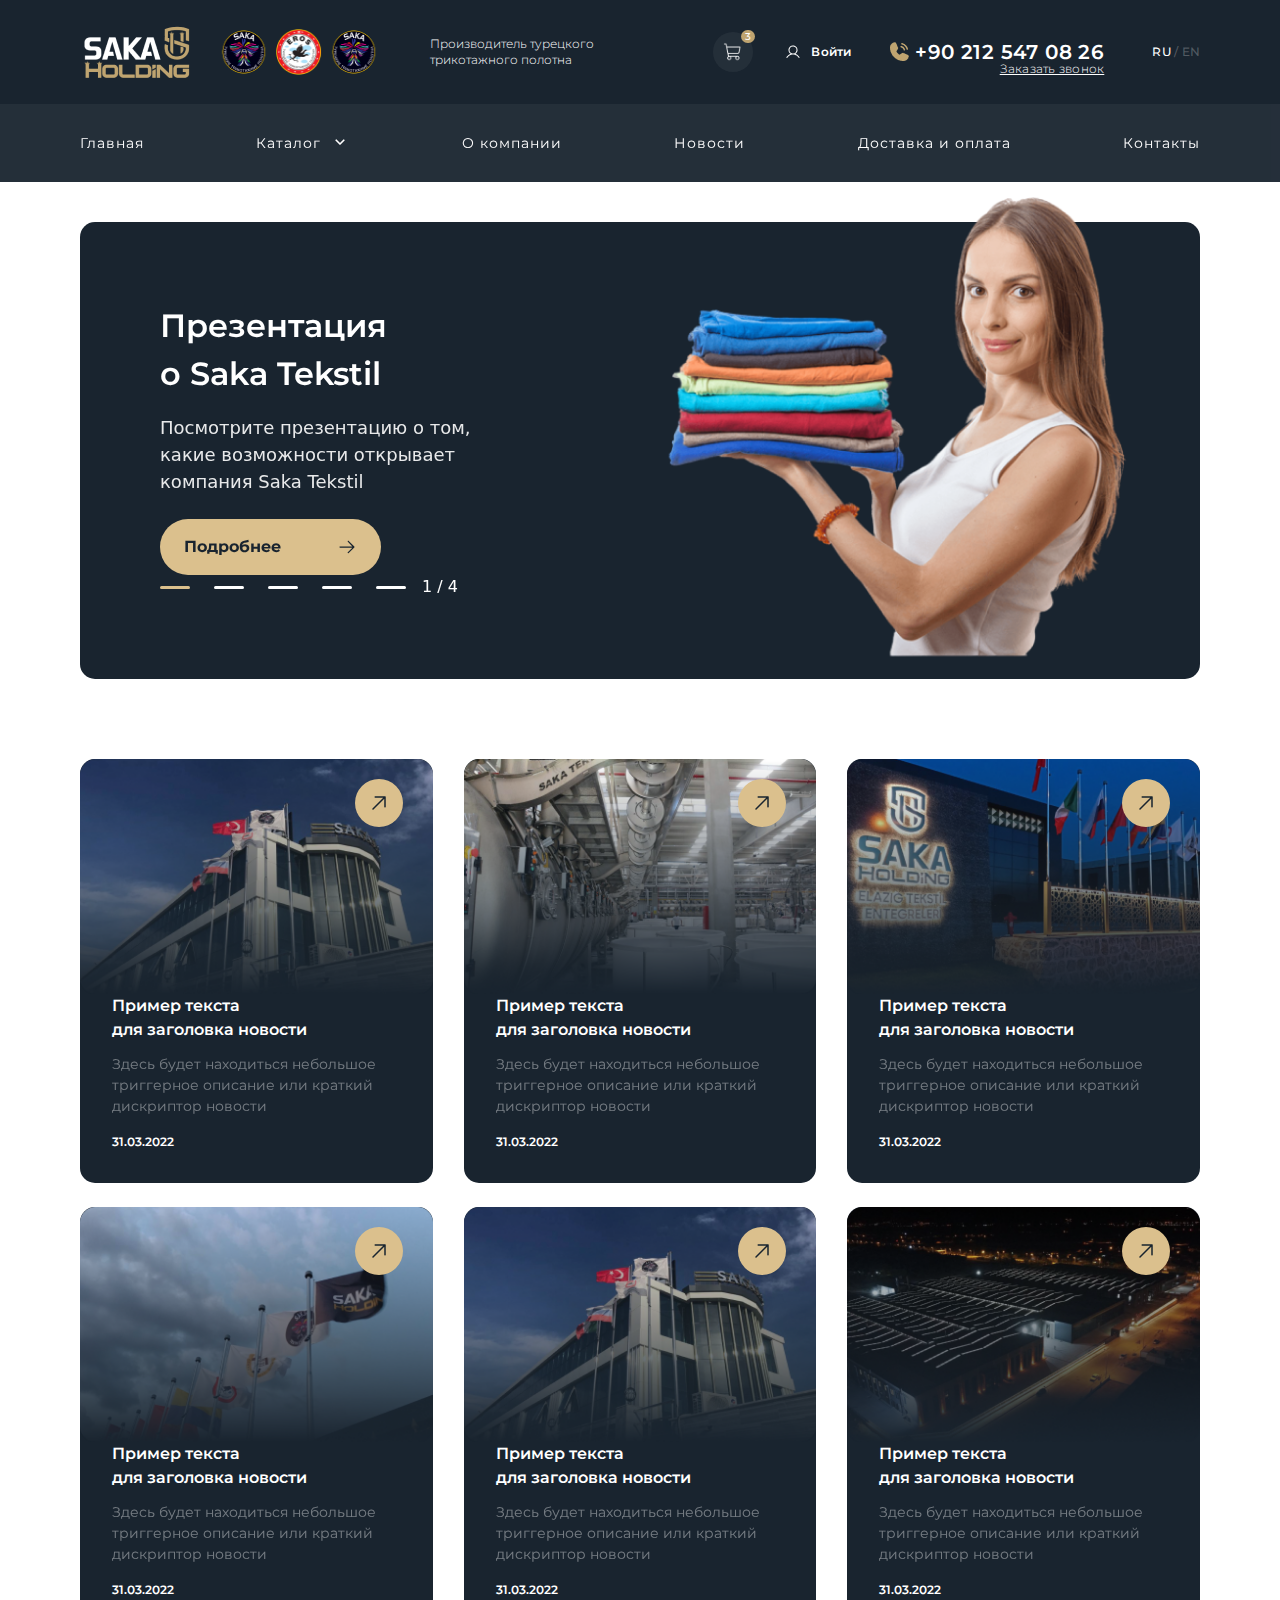
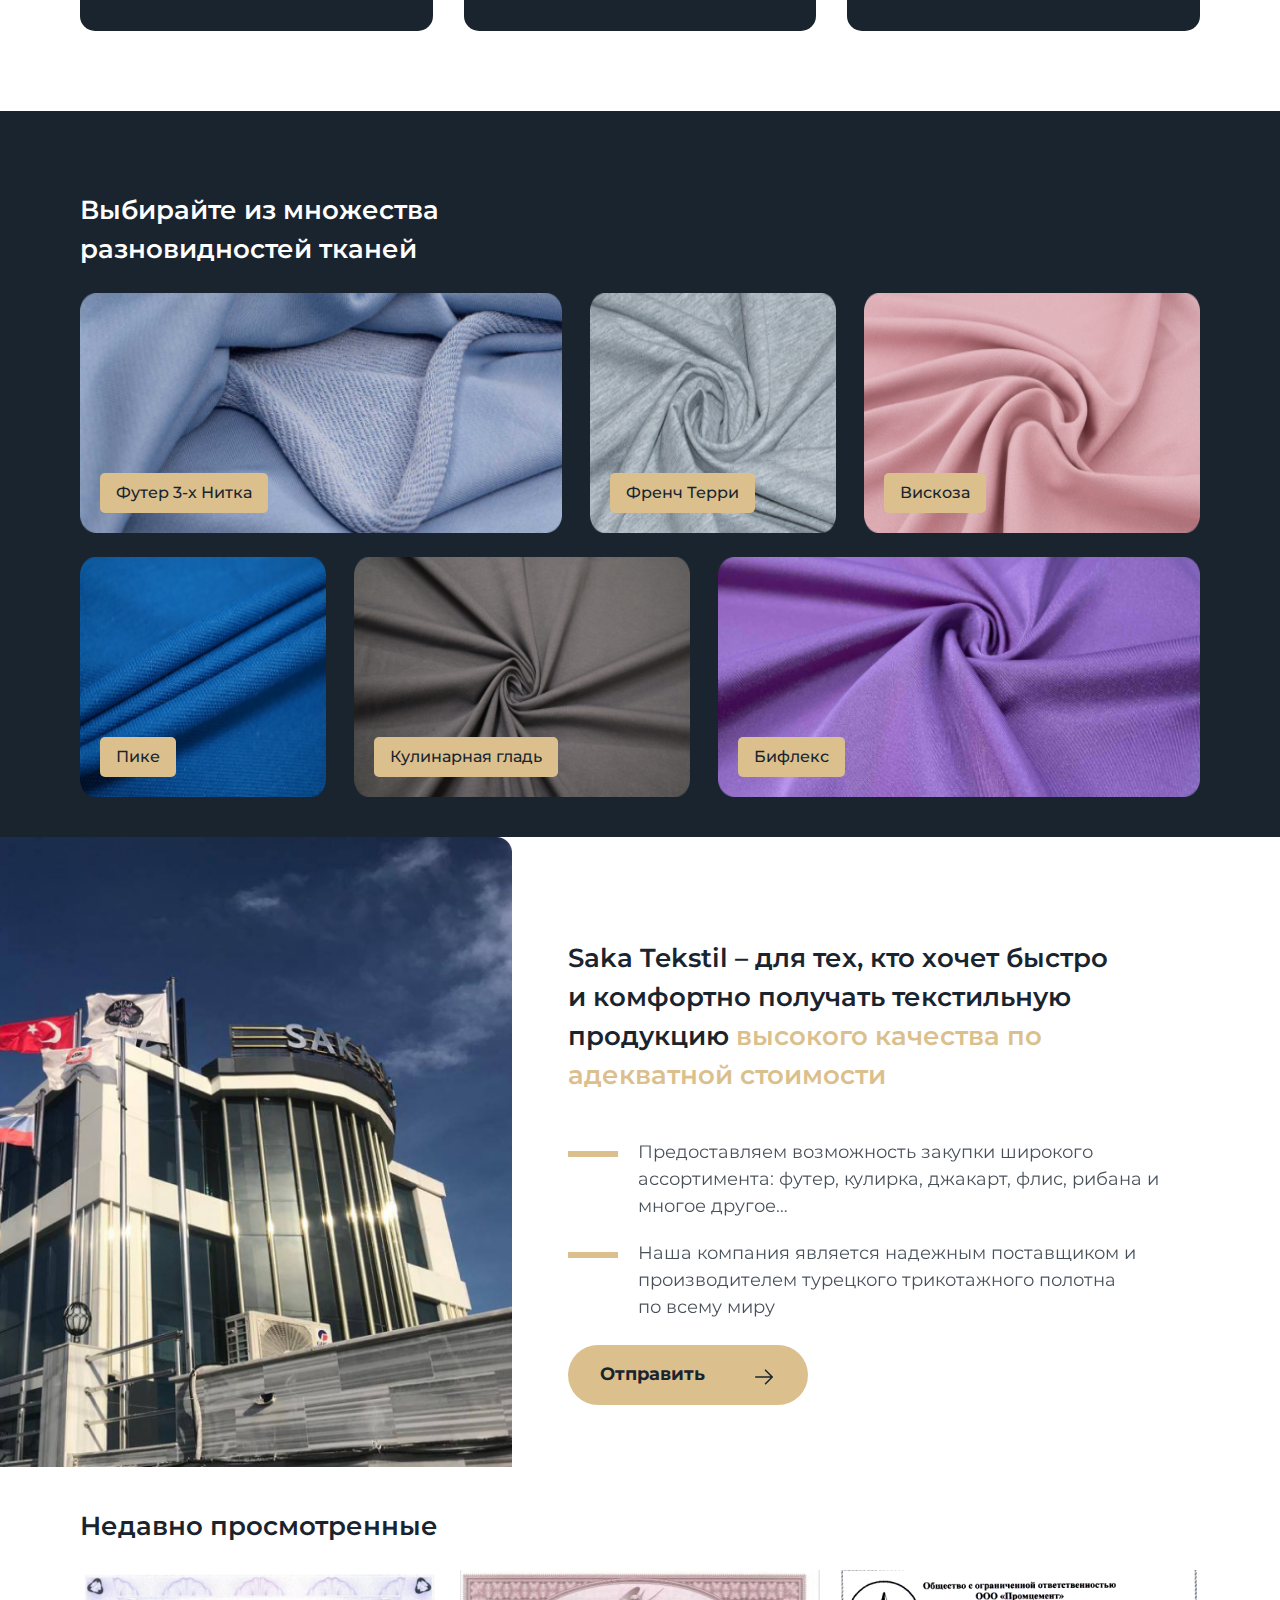
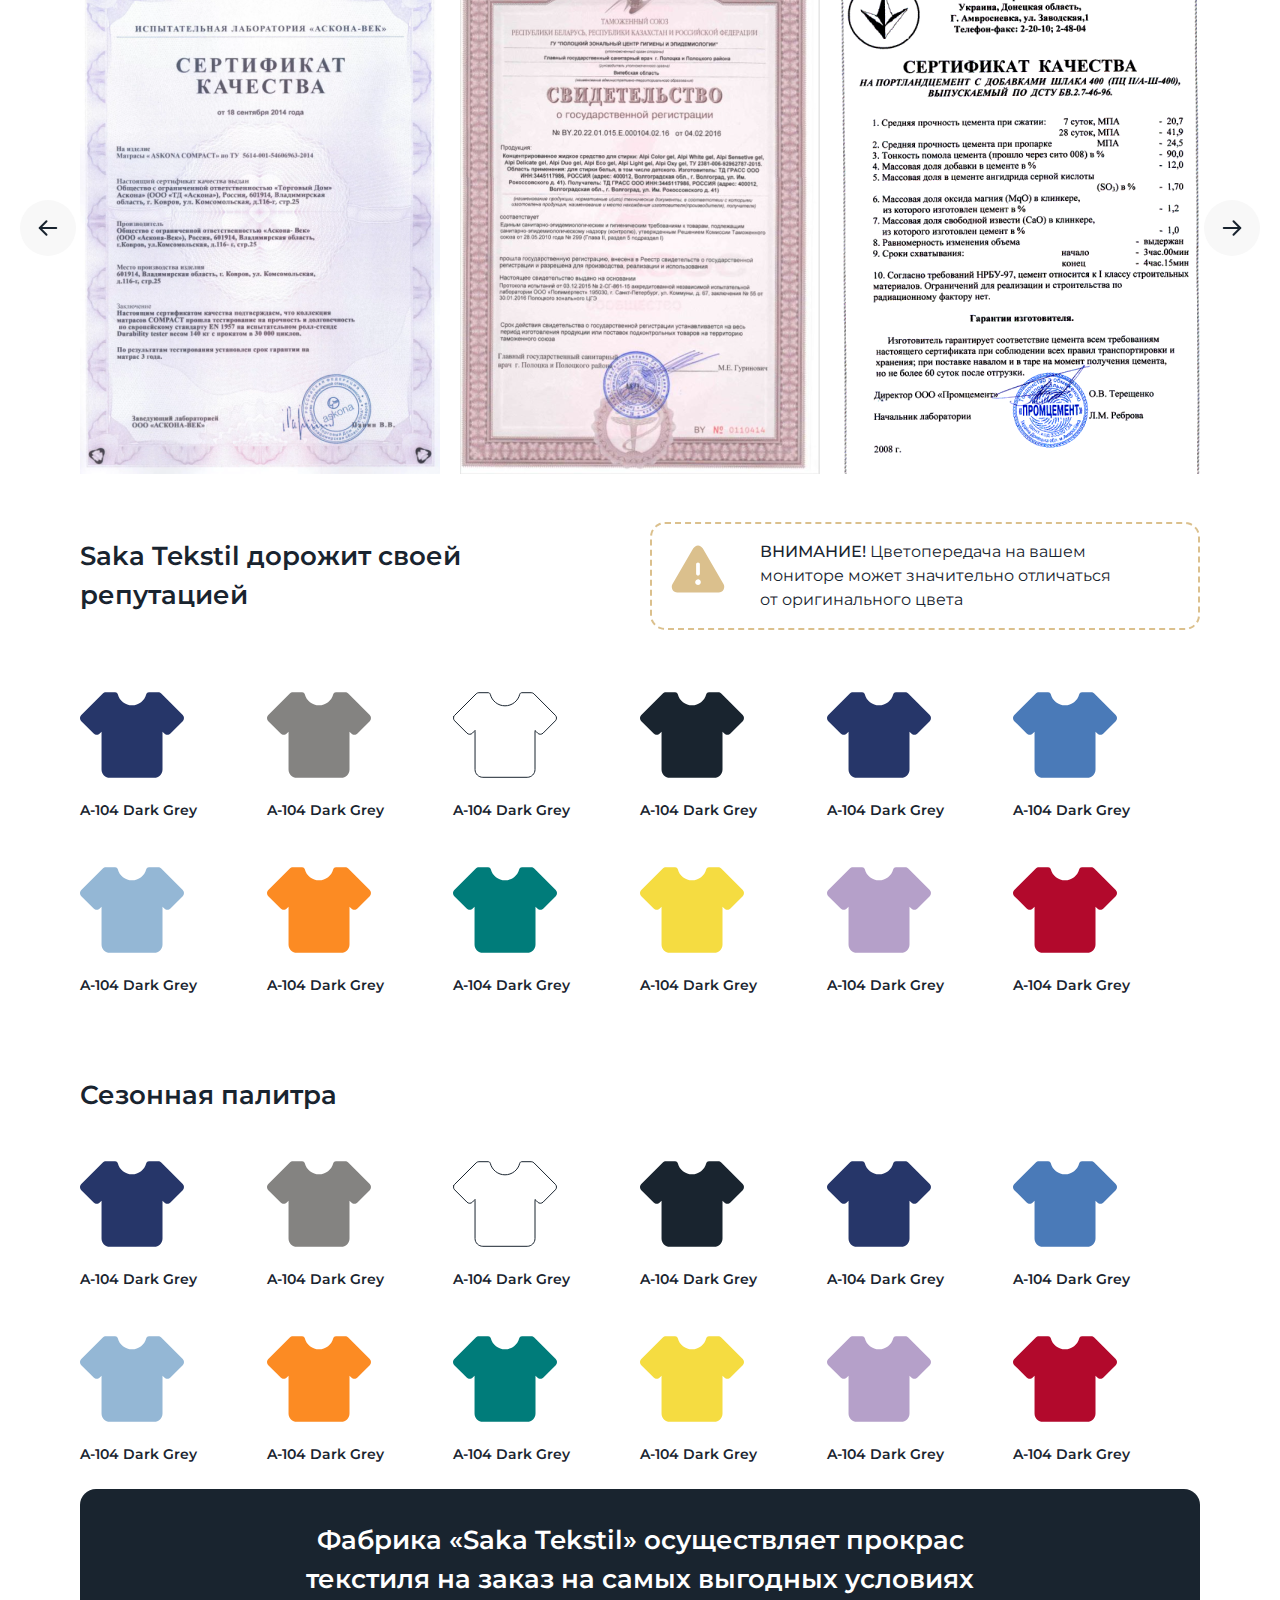
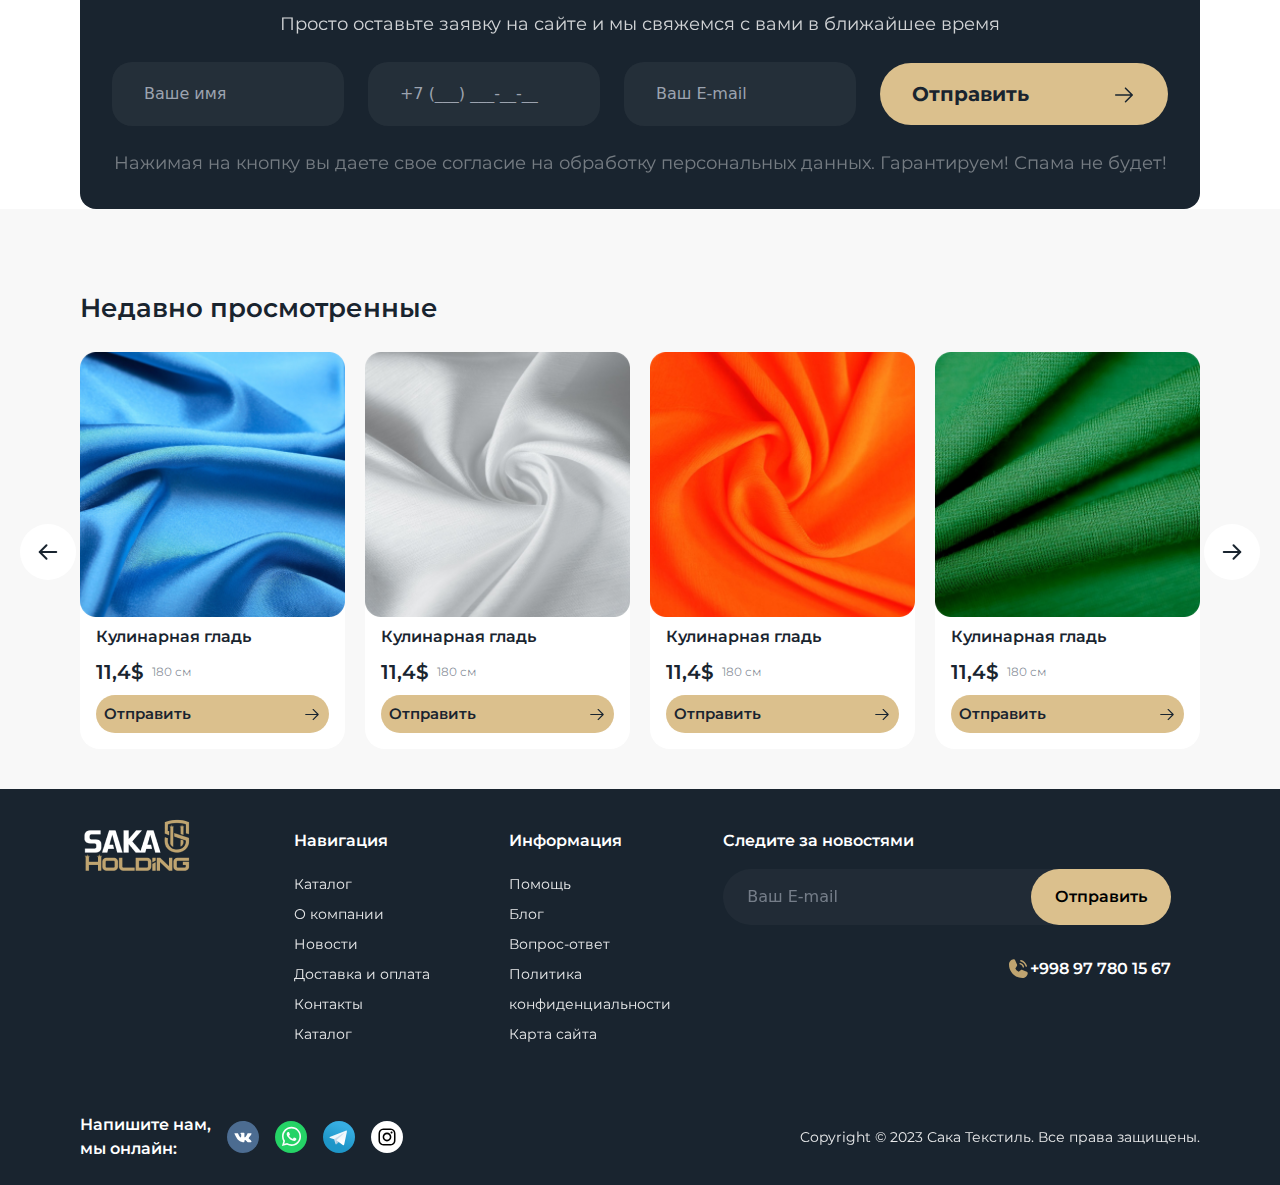
<file: index.html>
<!DOCTYPE html>
    <html lang="en">
    <head>
        <meta charset="UTF-8">
        <meta http-equiv="X-UA-Compatible" content="IE=edge">
        <meta name="viewport" content="width=device-width, initial-scale=1.0">
        <title>Document</title>
        <link rel="stylesheet" href="./project/css/style.css">
        <link rel="stylesheet" href="./project/plugins/swiper/swiper-bundle.min.css">
        <link rel="stylesheet" href="./project/plugins/icons/remixicon.css">
        <script src="./project/plugins/tailwind/tailwind.js"></script>
        <script src="./project/plugins/tailwind/tailwind.config.js"></script>
    </head>
    <body>
        <div class="wrapper">
          <nav class="relative z-10">
            <div class="bg-currentBlue py-5 ">
            <div class="container">
              <div class="flex justify-between items-center text-white">
                <div class="flex items-center gap-4 sm:gap-5">
                    <a href="#" title="Logo" class="w-[70px] h-9 xs:w-[86px] xs:h-[46px] sm:w-[120px] sm:h-[64px] block"><img src="./project/images/Navbar/Saka logo.png" alt="Logo" class="w-full h-full shrink-0"></a>
                    <div class="flex gap-[7px] items-center">
                      <a href="#" title="Saka" class="w-[34px] h-[34px] sm:w-[48px] sm:h-[48px] block"><img src="./project/images/Navbar/Saka circle logo (3).png" alt="Saka" class="w-full h-full shrink-0"></a>
                      <a href="#" title="Eros" class="w-[34px] h-[34px] sm:w-[48px] sm:h-[48px] block"><img src="./project/images/Navbar/Saka circle logo (2).png" alt="Eros" class="w-full h-full shrink-0"></a>
                      <a href="#" title="Tor Tex" class="w-[34px] h-[34px] sm:w-[48px] sm:h-[48px] block"><img src="./project/images/Navbar/Saka circle logo (3).png" alt="Tor Tex" class="w-full h-full shrink-0"></a>
                    </div>
                    <p class="montserrat-light text-xs hidden lg:block max-w-[200px] xl:ml-8 ">Производитель турецкого трикотажного полотна</p>
                </div>
                <div class="items-center hidden lg:flex">
                    <a href="#" title="Cart" class="w-10 h-10 rounded-full flex justify-center items-center bg-[#FFFFFF0D] relative cursor-pointer">
                      <img src="./project/images/Navbar/ShoppingCart.png" alt="Shopping Cart" class="w-5 h-5 shrink-0 text-white">
                      <div class="px-1 rounded-full bg-[#BFA470] text-[10px] shrink-0 montserrat-medium leading-13 tracking-[.2px] absolute -top-[2px] -right-[2px]">3</div>
                    </a>
                    <a href="#" class="flex items-center gap-2.5 mx-7 xl:mr-9 xl:ml-8">
                      <img src="./project/images/Navbar/User.png" alt="User Icon" class="w-4 h-4 shrink-0">
                      <span class="text-xs montserrat-semibold leading-13 tracking-[.24px]">Войти</span>
                    </a>
                    <div class="relative mr-6 xl:mr-[48px]">
                      <a href="tel:902125470826" class="flex items-center ">
                          <img src="./project/images/Navbar/PhoneCall.png" alt="Phone Call" class="w-6 h-6 shrink-0 mr-1">
                          <span class="text-xl montserrat-semibold leading-13 tracking-[.4px]">+90 212 547 08 26</span>
                      </a>
                      <a href="#" class="text-xs montserrat-light underline leading-13 tracking-[.24px] shrink-0 absolute right-0 -bottom-3">Заказать звонок</a>
                    </div>
                    <div class="text-xs montserrat-medium leading-13 tracking-[.24px] text-[#ffffff40]">
                      <span class="text-white">RU </span>/
                      <span class="">EN</span>
                    </div>
                </div>
                <div title="Menu" class=" w-8 h-8 lg:hidden block cursor-pointer" id="burger-btn"><img src="./project/images/Navbar/Burger nav.png" alt="Menu" class="w-full h-full shrink-0"></div>
              </div>
            </div>
            </div>
            <div class="bg-lightBlue py-6 opacity-95 hidden lg:block ">
              <div class="container">
                <div class="flex justify-between items-center text-white ">
                    <a href="./index.html" class="montserrat-normal text-sm leading-13 tracking-[0.98px] opacity-100">Главная</a>
                    <div class="flex gap-2.5 items-center">
                      <a href="./catalog.html" class="montserrat-normal text-sm leading-13 tracking-[0.98px] opacity-100">Каталог</a>
                      <button class="" id="nav-dropdown">
                          <i class="ri-arrow-down-s-line text-lg open-dropdown"></i>
                          <i class="ri-arrow-up-s-line text-lg close-dropdown hide-dropdown"></i></button>
                    </div>
                    <a href="./About-us.html" class="montserrat-normal text-sm leading-13 tracking-[0.98px] opacity-100">О компании</a>
                    <a href="./news.html" class="montserrat-normal text-sm leading-13 tracking-[0.98px] opacity-100">Новости</a>
                    <a href="./paymet-delivery.html" class="montserrat-normal text-sm leading-13 tracking-[0.98px] opacity-100">Доставка и оплата</a>
                    <a href="./contact.html" class="montserrat-normal text-sm leading-13 tracking-[0.98px] opacity-100">Контакты</a>
                </div>
              </div>
            </div>
            <div class="absolute w-[250px] left-[14%] top-[190px] hide-dropdown shadow-3xl z-[5]" id="dropdown-content">
              <div class=" p-4 bg-currentBlue text-white rounded-lg  flex flex-col gap-5 border-4 border-[#091f3299] ">
                <a href="#" class="montserrat-normal text-sm leading-13 tracking-[0.98px] opacity-100">Links</a>
                <a href="#" class="montserrat-normal text-sm leading-13 tracking-[0.98px] opacity-100">Links</a>
                <a href="#" class="montserrat-normal text-sm leading-13 tracking-[0.98px] opacity-100">Links</a>
              </div>
            </div>
            <div class="w-full h-screen fixed top-0 right-0 bg-[#19242fcc] hidden z-10" id="nav-banner"></div>
            <div class="w-full min-[360px]:w-[340px] bg-currentBlue lg:hidden text-white h-screen overflow-y-scroll fixed top-0 right-[-350px] z-20 duration-500" id="nav-menu">
              <div class="p-4 xs:p-6">
                <div class="flex justify-between items-center mb-3.5">
                    <a href="./index.html" title="Logo Saka"><img src="./project/images/Navbar/Saka logo.png" alt="Logo Saka" class="w-[120px] h-[64px] shrink-0 object-contain"></a>
                    <button class="text-white text-3xl xs:text-4xl sm:text-5xl" id="close-btn"><i class="ri-close-line"></i></button>
                </div>
                <div class="flex items-center gap-1 mb-3.5">
                    <a href="#"><img src="./project/images/Navbar/Saka circle logo (3).png" alt="Saka Logo" class="w-[28px] h-[28px] shrink-0 object-contain"></a>
                    <a href="#"><img src="./project/images/Navbar/Saka circle logo (2).png" alt="Eros Logo" class="w-[28px] h-[28px] shrink-0 object-contain"></a>
                    <a href="#"><img src="./project/images/Navbar/Saka circle logo (1).png" alt="Tor Tex Logo" class="w-[28px] h-[28px] shrink-0 object-contain"></a>
                </div>
                <div class="flex justify-between items-end mb-[66px]">
                    <p class="montserrat-light leading-13 text-[10px] tracking-[0.2px] max-w-[150px]">Производитель турецкого трикотажного полотна</p>
                    <div class="text-xs montserrat-medium leading-13 tracking-[.24px] text-[#ffffff40]">
                      <span class="text-white">RU </span>/
                      <span class="">EN</span>
                    </div>
                </div>
                <ul class="flex flex-col gap-[28px] mb-[50px]">
                    <li>
                      <a href="./index.html" class="montserrat-normal leading-13 tracking-[1.12px]">Главная</a>
                    </li>
                    <li class="">
                      <div class="flex items-center gap-1.5">
                          <a href="./catalog.html" class="montserrat-normal leading-13 tracking-[1.12px]">Каталог</a>
                          <button class="flex" id="accordion-btn">
                            <i class="ri-arrow-down-s-line text-xl" id="open-accordion"></i>
                            <i class="ri-arrow-up-s-line text-xl hide-dropdown" id="close-accordion"></i>
                          </button>
                      </div>
                      <div class="flex flex-col h-0 overflow-hidden duration-500 gap-2 mx-4" id="accordion-content">
                          <a href="#" class="montserrat-normal text-sm leading-13 tracking-[0.98px] opacity-100">Links</a>
                          <a href="#" class="montserrat-normal text-sm leading-13 tracking-[0.98px] opacity-100">Links</a>
                          <a href="#" class="montserrat-normal text-sm leading-13 tracking-[0.98px] opacity-100">Links</a>
                      </div>
                    </li>
                    <li>
                      <a href="./About-us.html" class="montserrat-normal leading-13 tracking-[1.12px]">О компании</a>
                    </li>
                    <li>
                      <a href="./news.html" class="montserrat-normal leading-13 tracking-[1.12px]">Новости</a>
                    </li>
                    <li>
                      <a href="./paymet-delivery.html" class="montserrat-normal leading-13 tracking-[1.12px]">Доставка и оплата</a>
                    </li>
                    <li>
                      <a href="./contact.html" class="montserrat-normal leading-13 tracking-[1.12px]">Контакты</a>
                    </li>
                </ul>
                <div>
                    <a href="tel:+90 212 547 08 26" class="mb-1 flex items-center">
                      <img src="./project/images/Navbar/PhoneCall.png" alt="PhoneCall Icon" class="w-6 h-6 shrink-0 mr-1">
                      <span class="text-xl montserrat-semibold leading-13 tracking-[.4px]">+90 212 547 08 26</span>
                    </a>
                    <a href="#" class="montserrat-light text-xs underline leading-13 tracking-[.24px] mt-[-2px] block">Заказать звонок</a>
                </div>
                <div class="flex items-center gap-8 mt-6">
                    <a href="#" title="Cart" class="w-10 h-10 rounded-full flex justify-center items-center bg-[#FFFFFF0D] relative">
                      <img src="./project/images/Navbar/ShoppingCart.png" alt="Shopping Cart" class="w-5 h-5 shrink-0 text-white">
                      <div class="px-1 rounded-full bg-[#BFA470] text-[10px] shrink-0 montserrat-medium leading-13 tracking-[.2px] absolute -top-[2px] -right-[2px]">3</div>
                    </a>
                    <a href="#" class="flex items-center gap-2.5 ">
                      <img src="./project/images/Navbar/User.png" alt="User Icon" class="w-4 h-4 shrink-0">
                      <span class="text-xs montserrat-semibold leading-13 tracking-[.24px]">Войти</span>
                    </a>
                </div>
              </div>
              <div class="bg-gold py-3 px-8 montserrat-bold text-currentBlue text-sm leading-13 tracking-[.98px]">АКЦИИ</div>
              <div class="px-6 xs:px-8 py-[30px] flex flex-col gap-[18px]">
                <a href="#" class="flex items-center gap-2.5">
                    <img src="./project/images/Navbar/cloth Icon (1).png" alt="Cloth" class="w-6 h-6 shrink-0">
                    <span class="text-[10px] montserrat-semibold leading-13 tracking-[.7px]">Кулинарная гладь</span>
                </a>
                <a href="#" class="flex items-center gap-2.5">
                    <img src="./project/images/Navbar/cloth Icon (2).png" alt="Cloth" class="w-6 h-6 shrink-0">
                    <span class="text-[10px] montserrat-semibold leading-13 tracking-[.7px]">Футер</span>
                </a>
                <a href="#" class="flex items-center gap-2.5">
                    <img src="./project/images/Navbar/cloth Icon (9).png" alt="Cloth" class="w-6 h-6 shrink-0">
                    <span class="text-[10px] montserrat-semibold leading-13 tracking-[.7px]">Кашкорсе, рибана</span>
                </a>
                <a href="#" class="flex items-center gap-2.5">
                    <img src="./project/images/Navbar/cloth Icon (3).png" alt="Cloth" class="w-6 h-6 shrink-0">
                    <span class="text-[10px] montserrat-semibold leading-13 tracking-[.7px]">Пике</span>
                </a>
                <a href="#" class="flex items-center gap-2.5">
                    <img src="./project/images/Navbar/cloth Icon (4).png" alt="Cloth" class="w-6 h-6 shrink-0">
                    <span class="text-[10px] montserrat-semibold leading-13 tracking-[.7px]">Интерлок</span>
                </a>
                <a href="#" class="flex items-center gap-2.5">
                    <img src="./project/images/Navbar/cloth Icon (5).png" alt="Cloth" class="w-6 h-6 shrink-0">
                    <span class="text-[10px] montserrat-semibold leading-13 tracking-[.7px]">Капитоний</span>
                </a>
                <a href="#" class="flex items-center gap-2.5">
                    <img src="./project/images/Navbar/cloth Icon (6).png" alt="Cloth" class="w-6 h-6 shrink-0">
                    <span class="text-[10px] montserrat-semibold leading-13 tracking-[.7px]">Селаник</span>
                </a>
                <a href="#" class="flex items-center gap-2.5">
                    <img src="./project/images/Navbar/cloth Icon (7).png" alt="Cloth" class="w-6 h-6 shrink-0">
                    <span class="text-[10px] montserrat-semibold leading-13 tracking-[.7px]">Велюр</span>
                </a>
                <a href="#" class="flex items-center gap-2.5">
                    <img src="./project/images/Navbar/cloth Icon (8).png" alt="Cloth" class="w-6 h-6 shrink-0">
                    <span class="text-[10px] montserrat-semibold leading-13 tracking-[.7px]">Вискоза</span>
                </a>
              </div>
            </div>
          </nav>

          <header class="pt-10 swiper-header">
            <div class="container">
              <div class="bg-currentBlue lg:index-header-bg  relative rounded-[15px] h-[630px] xs:h-[630px] lg:h-full p-8 xs:p-10 sm:p-12 lg:p-20 ">
              <div class="w-full md:w-[60%] xl:w-[41%]">
                <div class="swiper mySwiper ">
                  
                  <div class="swiper-wrapper ">
                    <div class="swiper-slide">
                      <div class="relative z-[10]">
                        <p class="text-white text-[26px] sm:text-[32px] montserrat-semibold w-[230px]">Презентация 
                          о Saka Tekstil</p>
                          <p class="w-full xs:w-[350px] text-white sm:text-[18px] opacity-[0.9] my-4">Посмотрите презентацию о том, какие возможности открывает компания Saka Tekstil</p>
                          
                            <button class="py-4 px-3 sm:px-6 rounded-full gap-2 sm:gap-6  md:gap-14 lg:gap-18  mt-6 items-center text-[14px] sm:text-[16px] bg-gold flex justify-between  text-currentBlue montserrat-bold">
                                Подробнее
                                <div>
                                  <svg xmlns="http://www.w3.org/2000/svg" width="20" height="20" viewBox="0 0 24 24" fill="none">
                                    <path d="M12.9696 19.2803C12.829 19.1397 12.75 18.9489 12.75 18.75C12.75 18.5511 12.829 18.3604 12.9696 18.2197L18.4394 12.75H3.75C3.55109 12.75 3.36032 12.671 3.21967 12.5303C3.07902 12.3897 3 12.1989 3 12C3 11.8011 3.07902 11.6103 3.21967 11.4697C3.36032 11.329 3.55109 11.25 3.75 11.25H18.4394L12.9696 5.78034C12.9 5.71069 12.8447 5.628 12.8071 5.53701C12.7694 5.44601 12.75 5.34848 12.75 5.24998C12.75 5.15149 12.7694 5.05396 12.8071 4.96297C12.8448 4.87197 12.9 4.78929 12.9697 4.71965C13.0393 4.65001 13.122 4.59477 13.213 4.55708C13.304 4.51939 13.4015 4.5 13.5 4.5C13.5985 4.5 13.6961 4.51941 13.787 4.5571C13.878 4.5948 13.9607 4.65005 14.0304 4.7197L20.7804 11.4697C20.7828 11.4721 20.7848 11.4748 20.7872 11.4773C20.802 11.4925 20.8164 11.5081 20.8299 11.5245C20.8374 11.5336 20.844 11.5434 20.851 11.5528C20.8586 11.5629 20.8665 11.5729 20.8736 11.5835C20.8809 11.5944 20.8873 11.6057 20.8939 11.617C20.8998 11.6268 20.9059 11.6363 20.9114 11.6464C20.9174 11.6577 20.9225 11.6693 20.9279 11.6808C20.933 11.6915 20.9383 11.7021 20.9429 11.713C20.9475 11.7241 20.9512 11.7354 20.9552 11.7467C20.9594 11.7585 20.964 11.7702 20.9676 11.7823C20.971 11.7935 20.9735 11.8049 20.9764 11.8163C20.9795 11.8286 20.983 11.8409 20.9855 11.8535C20.9881 11.8666 20.9896 11.8798 20.9915 11.8929C20.9931 11.904 20.9952 11.9148 20.9963 11.926C20.9987 11.9506 21 11.9753 21 12C21 12.0247 20.9987 12.0494 20.9963 12.074C20.9952 12.0852 20.9931 12.0961 20.9915 12.1071C20.9896 12.1203 20.9881 12.1335 20.9855 12.1465C20.983 12.1591 20.9795 12.1714 20.9764 12.1838C20.9735 12.1951 20.971 12.2065 20.9676 12.2177C20.964 12.2298 20.9594 12.2415 20.9552 12.2533C20.9512 12.2646 20.9475 12.276 20.9429 12.287C20.9383 12.298 20.933 12.3085 20.9279 12.3192C20.9225 12.3307 20.9174 12.3423 20.9114 12.3536C20.9059 12.3637 20.8998 12.3733 20.8939 12.3831C20.8873 12.3943 20.8809 12.4056 20.8736 12.4165C20.8665 12.4271 20.8586 12.4371 20.851 12.4473C20.844 12.4567 20.8374 12.4664 20.8299 12.4755C20.8162 12.4923 20.8016 12.5081 20.7865 12.5236C20.7843 12.5258 20.7825 12.5282 20.7804 12.5303L14.0304 19.2803C13.9607 19.35 13.878 19.4052 13.787 19.4429C13.696 19.4806 13.5985 19.5 13.5 19.5C13.4015 19.5 13.304 19.4806 13.213 19.4429C13.122 19.4052 13.0393 19.35 12.9696 19.2803Z" fill="#19242F"/>
                                    </svg>    
                                </div>
                            </button>
                            <div class="flex items-center gap-4">

                              <div class="swiper-pagination-header flex gap-6 items-center ">
                                <span class="swiper-pagintation-bullet swiper-pagintation-bullet-active"></span>
                                <span class="swiper-pagintation-bullet"></span>
                                <span class="swiper-pagintation-bullet"></span>
                                <span class="swiper-pagintation-bullet"></span>
                                <span class="swiper-pagintation-bullet"></span>
                              </div>
                              <div class="swiper-pagination md:mt-12 sticky"></div>
                            </div>
                      </div>
                    </div>
                    <div class="swiper-slide">
                      <div class="relative z-[10]">
                        <p class="text-white text-[26px] sm:text-[32px] montserrat-semibold w-[230px]">Презентация 
                          о Saka Tekstil</p>
                          <p class="w-full xs:w-[350px] text-white sm:text-[18px] opacity-[0.9] my-4">Посмотрите презентацию о том, какие возможности открывает компания Saka Tekstil</p>
                          
                            <button class="py-4 px-3 sm:px-6 rounded-full gap-2 sm:gap-6  md:gap-14 lg:gap-18  mt-6 items-center text-[14px] sm:text-[16px] bg-gold flex justify-between  text-currentBlue montserrat-bold">
                                Подробнее
                                <div>
                                  <svg xmlns="http://www.w3.org/2000/svg" width="20" height="20" viewBox="0 0 24 24" fill="none">
                                    <path d="M12.9696 19.2803C12.829 19.1397 12.75 18.9489 12.75 18.75C12.75 18.5511 12.829 18.3604 12.9696 18.2197L18.4394 12.75H3.75C3.55109 12.75 3.36032 12.671 3.21967 12.5303C3.07902 12.3897 3 12.1989 3 12C3 11.8011 3.07902 11.6103 3.21967 11.4697C3.36032 11.329 3.55109 11.25 3.75 11.25H18.4394L12.9696 5.78034C12.9 5.71069 12.8447 5.628 12.8071 5.53701C12.7694 5.44601 12.75 5.34848 12.75 5.24998C12.75 5.15149 12.7694 5.05396 12.8071 4.96297C12.8448 4.87197 12.9 4.78929 12.9697 4.71965C13.0393 4.65001 13.122 4.59477 13.213 4.55708C13.304 4.51939 13.4015 4.5 13.5 4.5C13.5985 4.5 13.6961 4.51941 13.787 4.5571C13.878 4.5948 13.9607 4.65005 14.0304 4.7197L20.7804 11.4697C20.7828 11.4721 20.7848 11.4748 20.7872 11.4773C20.802 11.4925 20.8164 11.5081 20.8299 11.5245C20.8374 11.5336 20.844 11.5434 20.851 11.5528C20.8586 11.5629 20.8665 11.5729 20.8736 11.5835C20.8809 11.5944 20.8873 11.6057 20.8939 11.617C20.8998 11.6268 20.9059 11.6363 20.9114 11.6464C20.9174 11.6577 20.9225 11.6693 20.9279 11.6808C20.933 11.6915 20.9383 11.7021 20.9429 11.713C20.9475 11.7241 20.9512 11.7354 20.9552 11.7467C20.9594 11.7585 20.964 11.7702 20.9676 11.7823C20.971 11.7935 20.9735 11.8049 20.9764 11.8163C20.9795 11.8286 20.983 11.8409 20.9855 11.8535C20.9881 11.8666 20.9896 11.8798 20.9915 11.8929C20.9931 11.904 20.9952 11.9148 20.9963 11.926C20.9987 11.9506 21 11.9753 21 12C21 12.0247 20.9987 12.0494 20.9963 12.074C20.9952 12.0852 20.9931 12.0961 20.9915 12.1071C20.9896 12.1203 20.9881 12.1335 20.9855 12.1465C20.983 12.1591 20.9795 12.1714 20.9764 12.1838C20.9735 12.1951 20.971 12.2065 20.9676 12.2177C20.964 12.2298 20.9594 12.2415 20.9552 12.2533C20.9512 12.2646 20.9475 12.276 20.9429 12.287C20.9383 12.298 20.933 12.3085 20.9279 12.3192C20.9225 12.3307 20.9174 12.3423 20.9114 12.3536C20.9059 12.3637 20.8998 12.3733 20.8939 12.3831C20.8873 12.3943 20.8809 12.4056 20.8736 12.4165C20.8665 12.4271 20.8586 12.4371 20.851 12.4473C20.844 12.4567 20.8374 12.4664 20.8299 12.4755C20.8162 12.4923 20.8016 12.5081 20.7865 12.5236C20.7843 12.5258 20.7825 12.5282 20.7804 12.5303L14.0304 19.2803C13.9607 19.35 13.878 19.4052 13.787 19.4429C13.696 19.4806 13.5985 19.5 13.5 19.5C13.4015 19.5 13.304 19.4806 13.213 19.4429C13.122 19.4052 13.0393 19.35 12.9696 19.2803Z" fill="#19242F"/>
                                    </svg>    
                                </div>
                            </button>
                      </div>
                    </div>
                    <div class="swiper-slide">
                      <div class="relative z-[10]">
                        <p class="text-white text-[26px] sm:text-[32px] montserrat-semibold w-[230px]">Презентация 
                          о Saka Tekstil</p>
                          <p class="w-full xs:w-[350px] text-white sm:text-[18px] opacity-[0.9] my-4">Посмотрите презентацию о том, какие возможности открывает компания Saka Tekstil</p>
                          
                            <button class="py-4 px-3 sm:px-6 rounded-full gap-2 sm:gap-6  md:gap-14 lg:gap-18  mt-6 items-center text-[14px] sm:text-[16px] bg-gold flex justify-between  text-currentBlue montserrat-bold">
                                Подробнее
                                <div>
                                  <svg xmlns="http://www.w3.org/2000/svg" width="20" height="20" viewBox="0 0 24 24" fill="none">
                                    <path d="M12.9696 19.2803C12.829 19.1397 12.75 18.9489 12.75 18.75C12.75 18.5511 12.829 18.3604 12.9696 18.2197L18.4394 12.75H3.75C3.55109 12.75 3.36032 12.671 3.21967 12.5303C3.07902 12.3897 3 12.1989 3 12C3 11.8011 3.07902 11.6103 3.21967 11.4697C3.36032 11.329 3.55109 11.25 3.75 11.25H18.4394L12.9696 5.78034C12.9 5.71069 12.8447 5.628 12.8071 5.53701C12.7694 5.44601 12.75 5.34848 12.75 5.24998C12.75 5.15149 12.7694 5.05396 12.8071 4.96297C12.8448 4.87197 12.9 4.78929 12.9697 4.71965C13.0393 4.65001 13.122 4.59477 13.213 4.55708C13.304 4.51939 13.4015 4.5 13.5 4.5C13.5985 4.5 13.6961 4.51941 13.787 4.5571C13.878 4.5948 13.9607 4.65005 14.0304 4.7197L20.7804 11.4697C20.7828 11.4721 20.7848 11.4748 20.7872 11.4773C20.802 11.4925 20.8164 11.5081 20.8299 11.5245C20.8374 11.5336 20.844 11.5434 20.851 11.5528C20.8586 11.5629 20.8665 11.5729 20.8736 11.5835C20.8809 11.5944 20.8873 11.6057 20.8939 11.617C20.8998 11.6268 20.9059 11.6363 20.9114 11.6464C20.9174 11.6577 20.9225 11.6693 20.9279 11.6808C20.933 11.6915 20.9383 11.7021 20.9429 11.713C20.9475 11.7241 20.9512 11.7354 20.9552 11.7467C20.9594 11.7585 20.964 11.7702 20.9676 11.7823C20.971 11.7935 20.9735 11.8049 20.9764 11.8163C20.9795 11.8286 20.983 11.8409 20.9855 11.8535C20.9881 11.8666 20.9896 11.8798 20.9915 11.8929C20.9931 11.904 20.9952 11.9148 20.9963 11.926C20.9987 11.9506 21 11.9753 21 12C21 12.0247 20.9987 12.0494 20.9963 12.074C20.9952 12.0852 20.9931 12.0961 20.9915 12.1071C20.9896 12.1203 20.9881 12.1335 20.9855 12.1465C20.983 12.1591 20.9795 12.1714 20.9764 12.1838C20.9735 12.1951 20.971 12.2065 20.9676 12.2177C20.964 12.2298 20.9594 12.2415 20.9552 12.2533C20.9512 12.2646 20.9475 12.276 20.9429 12.287C20.9383 12.298 20.933 12.3085 20.9279 12.3192C20.9225 12.3307 20.9174 12.3423 20.9114 12.3536C20.9059 12.3637 20.8998 12.3733 20.8939 12.3831C20.8873 12.3943 20.8809 12.4056 20.8736 12.4165C20.8665 12.4271 20.8586 12.4371 20.851 12.4473C20.844 12.4567 20.8374 12.4664 20.8299 12.4755C20.8162 12.4923 20.8016 12.5081 20.7865 12.5236C20.7843 12.5258 20.7825 12.5282 20.7804 12.5303L14.0304 19.2803C13.9607 19.35 13.878 19.4052 13.787 19.4429C13.696 19.4806 13.5985 19.5 13.5 19.5C13.4015 19.5 13.304 19.4806 13.213 19.4429C13.122 19.4052 13.0393 19.35 12.9696 19.2803Z" fill="#19242F"/>
                                    </svg>    
                                </div>
                            </button>
                      </div>
                    </div>
                    <div class="swiper-slide">
                      <div class="relative z-[10]">
                        <p class="text-white text-[26px] sm:text-[32px] montserrat-semibold w-[230px]">Презентация 
                          о Saka Tekstil</p>
                          <p class="w-full xs:w-[350px] text-white sm:text-[18px] opacity-[0.9] my-4">Посмотрите презентацию о том, какие возможности открывает компания Saka Tekstil</p>
                          
                            <button class="py-4 px-3 sm:px-6 rounded-full gap-2 sm:gap-6  md:gap-14 lg:gap-18  mt-6 items-center text-[14px] sm:text-[16px] bg-gold flex justify-between  text-currentBlue montserrat-bold">
                                Подробнее
                                <div>
                                  <svg xmlns="http://www.w3.org/2000/svg" width="20" height="20" viewBox="0 0 24 24" fill="none">
                                    <path d="M12.9696 19.2803C12.829 19.1397 12.75 18.9489 12.75 18.75C12.75 18.5511 12.829 18.3604 12.9696 18.2197L18.4394 12.75H3.75C3.55109 12.75 3.36032 12.671 3.21967 12.5303C3.07902 12.3897 3 12.1989 3 12C3 11.8011 3.07902 11.6103 3.21967 11.4697C3.36032 11.329 3.55109 11.25 3.75 11.25H18.4394L12.9696 5.78034C12.9 5.71069 12.8447 5.628 12.8071 5.53701C12.7694 5.44601 12.75 5.34848 12.75 5.24998C12.75 5.15149 12.7694 5.05396 12.8071 4.96297C12.8448 4.87197 12.9 4.78929 12.9697 4.71965C13.0393 4.65001 13.122 4.59477 13.213 4.55708C13.304 4.51939 13.4015 4.5 13.5 4.5C13.5985 4.5 13.6961 4.51941 13.787 4.5571C13.878 4.5948 13.9607 4.65005 14.0304 4.7197L20.7804 11.4697C20.7828 11.4721 20.7848 11.4748 20.7872 11.4773C20.802 11.4925 20.8164 11.5081 20.8299 11.5245C20.8374 11.5336 20.844 11.5434 20.851 11.5528C20.8586 11.5629 20.8665 11.5729 20.8736 11.5835C20.8809 11.5944 20.8873 11.6057 20.8939 11.617C20.8998 11.6268 20.9059 11.6363 20.9114 11.6464C20.9174 11.6577 20.9225 11.6693 20.9279 11.6808C20.933 11.6915 20.9383 11.7021 20.9429 11.713C20.9475 11.7241 20.9512 11.7354 20.9552 11.7467C20.9594 11.7585 20.964 11.7702 20.9676 11.7823C20.971 11.7935 20.9735 11.8049 20.9764 11.8163C20.9795 11.8286 20.983 11.8409 20.9855 11.8535C20.9881 11.8666 20.9896 11.8798 20.9915 11.8929C20.9931 11.904 20.9952 11.9148 20.9963 11.926C20.9987 11.9506 21 11.9753 21 12C21 12.0247 20.9987 12.0494 20.9963 12.074C20.9952 12.0852 20.9931 12.0961 20.9915 12.1071C20.9896 12.1203 20.9881 12.1335 20.9855 12.1465C20.983 12.1591 20.9795 12.1714 20.9764 12.1838C20.9735 12.1951 20.971 12.2065 20.9676 12.2177C20.964 12.2298 20.9594 12.2415 20.9552 12.2533C20.9512 12.2646 20.9475 12.276 20.9429 12.287C20.9383 12.298 20.933 12.3085 20.9279 12.3192C20.9225 12.3307 20.9174 12.3423 20.9114 12.3536C20.9059 12.3637 20.8998 12.3733 20.8939 12.3831C20.8873 12.3943 20.8809 12.4056 20.8736 12.4165C20.8665 12.4271 20.8586 12.4371 20.851 12.4473C20.844 12.4567 20.8374 12.4664 20.8299 12.4755C20.8162 12.4923 20.8016 12.5081 20.7865 12.5236C20.7843 12.5258 20.7825 12.5282 20.7804 12.5303L14.0304 19.2803C13.9607 19.35 13.878 19.4052 13.787 19.4429C13.696 19.4806 13.5985 19.5 13.5 19.5C13.4015 19.5 13.304 19.4806 13.213 19.4429C13.122 19.4052 13.0393 19.35 12.9696 19.2803Z" fill="#19242F"/>
                                    </svg>    
                                </div>
                            </button>
                      </div>
                    </div>
                  </div>
                
                </div> 
              </div>
                
                    <div class="block">
                      <img class="absolute xs:h-[70%] md:h-[90%] end-[-10px] lg:h-[527px] bottom-[-15px] xs:bottom-[-20px]  lg:top-[-70px] lg:end-[55px] lg:bottom-0" src="./project/images/index-header.png" alt="">
                    </div>
                    <!-- <div class="hidden xs:block lg:hidden">
                      <img class="absolute  bottom-0 w-full" src="./project/images/index-header.png" alt="">
                    </div>
                    <div class="xs:hidden">
                      <img class="absolute bottom-0 h-[50%] w-full" src="./project/images/index-header.png" alt="">
                    </div> -->
              </div>
          </header>

          <!-- index 2-card -->
          <section class="py-20">
            <div class="container">
              <div class="flex justify-between flex-wrap w-full gap-3 md:gap-6 items-center">
                <div class="relative bg-currentBlue h-full w-full xs:w-[48%] lg:w-[31.5%]  rounded-[15px] ">
                  <a href="#" class="absolute top-[20px] end-[30px] bg-gold rounded-full p-3">
                    <svg xmlns="http://www.w3.org/2000/svg" width="24" height="24" viewBox="0 0 24 24" fill="none">
                  <path d="M18.7499 5.99794C18.7498 5.97395 18.7486 5.94999 18.7463 5.92607C18.7452 5.91476 18.7431 5.90378 18.7415 5.89261C18.7396 5.87951 18.7381 5.86642 18.7355 5.85347C18.733 5.84079 18.7295 5.82852 18.7263 5.81607C18.7235 5.80481 18.721 5.7935 18.7176 5.78233C18.7139 5.77011 18.7094 5.75834 18.7051 5.7464C18.7011 5.73523 18.6975 5.72401 18.6929 5.71302C18.6883 5.70199 18.6829 5.69146 18.6779 5.6807C18.6725 5.66921 18.6674 5.65763 18.6613 5.64642C18.6559 5.6363 18.6498 5.62673 18.6439 5.61689C18.6373 5.60572 18.6309 5.59436 18.6236 5.58347C18.6165 5.57285 18.6086 5.56282 18.6009 5.55262C18.5939 5.54323 18.5874 5.53362 18.5799 5.52446C18.5659 5.50748 18.5511 5.49123 18.5357 5.47553C18.5338 5.4736 18.5322 5.47154 18.5303 5.46962C18.5282 5.46751 18.5258 5.46573 18.5237 5.46362C18.5082 5.44851 18.4922 5.43382 18.4755 5.42004C18.4665 5.41267 18.457 5.40622 18.4477 5.3993C18.4374 5.39157 18.4272 5.38355 18.4165 5.37632C18.4058 5.36918 18.3947 5.363 18.3838 5.35646C18.3737 5.35041 18.3638 5.3441 18.3535 5.33856C18.3426 5.33275 18.3314 5.32785 18.3203 5.32258C18.3092 5.31732 18.2982 5.31178 18.2868 5.30702C18.2763 5.30272 18.2657 5.29924 18.255 5.29544C18.2425 5.29091 18.2302 5.2861 18.2174 5.28225C18.2072 5.27914 18.1968 5.27694 18.1864 5.27429C18.173 5.27085 18.1598 5.26714 18.1461 5.26444C18.1348 5.2622 18.1233 5.26092 18.1119 5.25922C18.0991 5.2573 18.0865 5.25497 18.0735 5.25368C18.0546 5.25185 18.0356 5.25121 18.0166 5.2508C18.011 5.25073 18.0056 5.25 18 5.25H8.25002C8.0511 5.25 7.86034 5.32902 7.71969 5.46967C7.57904 5.61032 7.50002 5.80109 7.50002 6C7.50002 6.19891 7.57904 6.38968 7.71969 6.53033C7.86034 6.67098 8.0511 6.75 8.25002 6.75H16.1893L5.4697 17.4696C5.32904 17.6103 5.25001 17.8011 5.25 18C5.24999 18.1989 5.329 18.3897 5.46965 18.5303C5.6103 18.671 5.80107 18.75 5.99998 18.75C6.1989 18.75 6.38967 18.671 6.53034 18.5304L17.25 7.81069V15.75C17.25 15.9489 17.329 16.1397 17.4697 16.2803C17.6103 16.421 17.8011 16.5 18 16.5C18.1989 16.5 18.3897 16.421 18.5303 16.2803C18.671 16.1397 18.75 15.9489 18.75 15.75V6L18.7499 5.99794Z" fill="#19242F"/>
                  </svg>
                  </a>
                  <img class="w-full" src="./project/images/index-section-2-1.png" alt="" />
                  <div class="pb-4 md:pb-6 px-4 md:px-6 lg:px-8 lg:pb-8">
                    <p class="montserrat-semibold text-currentBlue text-[20px] xs:text-[15px] md:text-[16px]   text-white  ">
                      Пример текста <br> для заголовка новости
                    </p>
                    <p class="montserrat-normal mt-3 tracking-[151.4%] text-white opacity-[0.4] text-[14px] font-light">Здесь будет находиться небольшое триггерное описание или краткий дискриптор новости</p>
                    <p class="text-white text-[12px] montserrat-semibold mt-4">31.03.2022</p>
                  </div>
                </div>
                <div class="relative bg-currentBlue h-full w-full xs:w-[48%] lg:w-[31.5%]  rounded-[15px] ">
                  <a href="#" class="absolute top-[20px] end-[30px] bg-gold rounded-full p-3">
                    <svg xmlns="http://www.w3.org/2000/svg" width="24" height="24" viewBox="0 0 24 24" fill="none">
                    <path d="M18.7499 5.99794C18.7498 5.97395 18.7486 5.94999 18.7463 5.92607C18.7452 5.91476 18.7431 5.90378 18.7415 5.89261C18.7396 5.87951 18.7381 5.86642 18.7355 5.85347C18.733 5.84079 18.7295 5.82852 18.7263 5.81607C18.7235 5.80481 18.721 5.7935 18.7176 5.78233C18.7139 5.77011 18.7094 5.75834 18.7051 5.7464C18.7011 5.73523 18.6975 5.72401 18.6929 5.71302C18.6883 5.70199 18.6829 5.69146 18.6779 5.6807C18.6725 5.66921 18.6674 5.65763 18.6613 5.64642C18.6559 5.6363 18.6498 5.62673 18.6439 5.61689C18.6373 5.60572 18.6309 5.59436 18.6236 5.58347C18.6165 5.57285 18.6086 5.56282 18.6009 5.55262C18.5939 5.54323 18.5874 5.53362 18.5799 5.52446C18.5659 5.50748 18.5511 5.49123 18.5357 5.47553C18.5338 5.4736 18.5322 5.47154 18.5303 5.46962C18.5282 5.46751 18.5258 5.46573 18.5237 5.46362C18.5082 5.44851 18.4922 5.43382 18.4755 5.42004C18.4665 5.41267 18.457 5.40622 18.4477 5.3993C18.4374 5.39157 18.4272 5.38355 18.4165 5.37632C18.4058 5.36918 18.3947 5.363 18.3838 5.35646C18.3737 5.35041 18.3638 5.3441 18.3535 5.33856C18.3426 5.33275 18.3314 5.32785 18.3203 5.32258C18.3092 5.31732 18.2982 5.31178 18.2868 5.30702C18.2763 5.30272 18.2657 5.29924 18.255 5.29544C18.2425 5.29091 18.2302 5.2861 18.2174 5.28225C18.2072 5.27914 18.1968 5.27694 18.1864 5.27429C18.173 5.27085 18.1598 5.26714 18.1461 5.26444C18.1348 5.2622 18.1233 5.26092 18.1119 5.25922C18.0991 5.2573 18.0865 5.25497 18.0735 5.25368C18.0546 5.25185 18.0356 5.25121 18.0166 5.2508C18.011 5.25073 18.0056 5.25 18 5.25H8.25002C8.0511 5.25 7.86034 5.32902 7.71969 5.46967C7.57904 5.61032 7.50002 5.80109 7.50002 6C7.50002 6.19891 7.57904 6.38968 7.71969 6.53033C7.86034 6.67098 8.0511 6.75 8.25002 6.75H16.1893L5.4697 17.4696C5.32904 17.6103 5.25001 17.8011 5.25 18C5.24999 18.1989 5.329 18.3897 5.46965 18.5303C5.6103 18.671 5.80107 18.75 5.99998 18.75C6.1989 18.75 6.38967 18.671 6.53034 18.5304L17.25 7.81069V15.75C17.25 15.9489 17.329 16.1397 17.4697 16.2803C17.6103 16.421 17.8011 16.5 18 16.5C18.1989 16.5 18.3897 16.421 18.5303 16.2803C18.671 16.1397 18.75 15.9489 18.75 15.75V6L18.7499 5.99794Z" fill="#19242F"/>
                    </svg>
                  </a>
                  <img class="w-full" src="./project/images/index-section-2-2.png" alt="" />
                  <div class="pb-4 md:pb-6 px-4 md:px-6 lg:px-8 lg:pb-8">
                    <p class="montserrat-semibold text-currentBlue text-[20px] xs:text-[15px] md:text-[16px]   text-white  ">
                      Пример текста <br> для заголовка новости
                    </p>
                    <p class="montserrat-normal mt-3 tracking-[151.4%] text-white opacity-[0.4] text-[14px] font-light">Здесь будет находиться небольшое триггерное описание или краткий дискриптор новости</p>
                    <p class="text-white text-[12px] montserrat-semibold mt-4">31.03.2022</p>
                  </div>
                </div>
                <div class="relative bg-currentBlue h-full w-full xs:w-[46%] lg:w-[31.5%] sm:w-[31%]  rounded-[15px] hidden lg:block">
                  <a href="#" class="absolute top-[20px] end-[30px] bg-gold rounded-full p-3">
                    <svg xmlns="http://www.w3.org/2000/svg" width="24" height="24" viewBox="0 0 24 24" fill="none">
                    <path d="M18.7499 5.99794C18.7498 5.97395 18.7486 5.94999 18.7463 5.92607C18.7452 5.91476 18.7431 5.90378 18.7415 5.89261C18.7396 5.87951 18.7381 5.86642 18.7355 5.85347C18.733 5.84079 18.7295 5.82852 18.7263 5.81607C18.7235 5.80481 18.721 5.7935 18.7176 5.78233C18.7139 5.77011 18.7094 5.75834 18.7051 5.7464C18.7011 5.73523 18.6975 5.72401 18.6929 5.71302C18.6883 5.70199 18.6829 5.69146 18.6779 5.6807C18.6725 5.66921 18.6674 5.65763 18.6613 5.64642C18.6559 5.6363 18.6498 5.62673 18.6439 5.61689C18.6373 5.60572 18.6309 5.59436 18.6236 5.58347C18.6165 5.57285 18.6086 5.56282 18.6009 5.55262C18.5939 5.54323 18.5874 5.53362 18.5799 5.52446C18.5659 5.50748 18.5511 5.49123 18.5357 5.47553C18.5338 5.4736 18.5322 5.47154 18.5303 5.46962C18.5282 5.46751 18.5258 5.46573 18.5237 5.46362C18.5082 5.44851 18.4922 5.43382 18.4755 5.42004C18.4665 5.41267 18.457 5.40622 18.4477 5.3993C18.4374 5.39157 18.4272 5.38355 18.4165 5.37632C18.4058 5.36918 18.3947 5.363 18.3838 5.35646C18.3737 5.35041 18.3638 5.3441 18.3535 5.33856C18.3426 5.33275 18.3314 5.32785 18.3203 5.32258C18.3092 5.31732 18.2982 5.31178 18.2868 5.30702C18.2763 5.30272 18.2657 5.29924 18.255 5.29544C18.2425 5.29091 18.2302 5.2861 18.2174 5.28225C18.2072 5.27914 18.1968 5.27694 18.1864 5.27429C18.173 5.27085 18.1598 5.26714 18.1461 5.26444C18.1348 5.2622 18.1233 5.26092 18.1119 5.25922C18.0991 5.2573 18.0865 5.25497 18.0735 5.25368C18.0546 5.25185 18.0356 5.25121 18.0166 5.2508C18.011 5.25073 18.0056 5.25 18 5.25H8.25002C8.0511 5.25 7.86034 5.32902 7.71969 5.46967C7.57904 5.61032 7.50002 5.80109 7.50002 6C7.50002 6.19891 7.57904 6.38968 7.71969 6.53033C7.86034 6.67098 8.0511 6.75 8.25002 6.75H16.1893L5.4697 17.4696C5.32904 17.6103 5.25001 17.8011 5.25 18C5.24999 18.1989 5.329 18.3897 5.46965 18.5303C5.6103 18.671 5.80107 18.75 5.99998 18.75C6.1989 18.75 6.38967 18.671 6.53034 18.5304L17.25 7.81069V15.75C17.25 15.9489 17.329 16.1397 17.4697 16.2803C17.6103 16.421 17.8011 16.5 18 16.5C18.1989 16.5 18.3897 16.421 18.5303 16.2803C18.671 16.1397 18.75 15.9489 18.75 15.75V6L18.7499 5.99794Z" fill="#19242F"/>
                    </svg>
                  </a>
                  <img class="w-full" src="./project/images/index-section-2-3.png" alt="" />
                  <div class="pb-4 md:pb-6 px-4 md:px-6 lg:px-8 lg:pb-8">
                    <p class="montserrat-semibold text-currentBlue text-[20px] xs:text-[15px] md:text-[16px]   text-white  ">
                      Пример текста <br> для заголовка новости
                    </p>
                    <p class="montserrat-normal mt-3 tracking-[151.4%] text-white opacity-[0.4] text-[14px] font-light">Здесь будет находиться небольшое триггерное описание или краткий дискриптор новости</p>
                    <p class="text-white text-[12px] montserrat-semibold mt-4">31.03.2022</p>
                  </div>
                </div>
                <div class="relative bg-currentBlue h-full w-full xs:w-[46%] lg:w-[31.5%] sm:w-[31%]  rounded-[15px] hidden lg:block">
                  <a href="#" class="absolute top-[20px] end-[30px] bg-gold rounded-full p-3">
                    <svg xmlns="http://www.w3.org/2000/svg" width="24" height="24" viewBox="0 0 24 24" fill="none">
                    <path d="M18.7499 5.99794C18.7498 5.97395 18.7486 5.94999 18.7463 5.92607C18.7452 5.91476 18.7431 5.90378 18.7415 5.89261C18.7396 5.87951 18.7381 5.86642 18.7355 5.85347C18.733 5.84079 18.7295 5.82852 18.7263 5.81607C18.7235 5.80481 18.721 5.7935 18.7176 5.78233C18.7139 5.77011 18.7094 5.75834 18.7051 5.7464C18.7011 5.73523 18.6975 5.72401 18.6929 5.71302C18.6883 5.70199 18.6829 5.69146 18.6779 5.6807C18.6725 5.66921 18.6674 5.65763 18.6613 5.64642C18.6559 5.6363 18.6498 5.62673 18.6439 5.61689C18.6373 5.60572 18.6309 5.59436 18.6236 5.58347C18.6165 5.57285 18.6086 5.56282 18.6009 5.55262C18.5939 5.54323 18.5874 5.53362 18.5799 5.52446C18.5659 5.50748 18.5511 5.49123 18.5357 5.47553C18.5338 5.4736 18.5322 5.47154 18.5303 5.46962C18.5282 5.46751 18.5258 5.46573 18.5237 5.46362C18.5082 5.44851 18.4922 5.43382 18.4755 5.42004C18.4665 5.41267 18.457 5.40622 18.4477 5.3993C18.4374 5.39157 18.4272 5.38355 18.4165 5.37632C18.4058 5.36918 18.3947 5.363 18.3838 5.35646C18.3737 5.35041 18.3638 5.3441 18.3535 5.33856C18.3426 5.33275 18.3314 5.32785 18.3203 5.32258C18.3092 5.31732 18.2982 5.31178 18.2868 5.30702C18.2763 5.30272 18.2657 5.29924 18.255 5.29544C18.2425 5.29091 18.2302 5.2861 18.2174 5.28225C18.2072 5.27914 18.1968 5.27694 18.1864 5.27429C18.173 5.27085 18.1598 5.26714 18.1461 5.26444C18.1348 5.2622 18.1233 5.26092 18.1119 5.25922C18.0991 5.2573 18.0865 5.25497 18.0735 5.25368C18.0546 5.25185 18.0356 5.25121 18.0166 5.2508C18.011 5.25073 18.0056 5.25 18 5.25H8.25002C8.0511 5.25 7.86034 5.32902 7.71969 5.46967C7.57904 5.61032 7.50002 5.80109 7.50002 6C7.50002 6.19891 7.57904 6.38968 7.71969 6.53033C7.86034 6.67098 8.0511 6.75 8.25002 6.75H16.1893L5.4697 17.4696C5.32904 17.6103 5.25001 17.8011 5.25 18C5.24999 18.1989 5.329 18.3897 5.46965 18.5303C5.6103 18.671 5.80107 18.75 5.99998 18.75C6.1989 18.75 6.38967 18.671 6.53034 18.5304L17.25 7.81069V15.75C17.25 15.9489 17.329 16.1397 17.4697 16.2803C17.6103 16.421 17.8011 16.5 18 16.5C18.1989 16.5 18.3897 16.421 18.5303 16.2803C18.671 16.1397 18.75 15.9489 18.75 15.75V6L18.7499 5.99794Z" fill="#19242F"/>
                    </svg>
                  </a>
                  <img class="w-full" src="./project/images/index-section-2-4.png" alt="" />
                  <div class="pb-4 md:pb-6 px-4 md:px-6 lg:px-8 lg:pb-8">
                    <p class="montserrat-semibold text-currentBlue text-[20px] xs:text-[15px] md:text-[16px]   text-white  ">
                      Пример текста <br> для заголовка новости
                    </p>
                    <p class="montserrat-normal mt-3 tracking-[151.4%] text-white opacity-[0.4] text-[14px] font-light">Здесь будет находиться небольшое триггерное описание или краткий дискриптор новости</p>
                    <p class="text-white text-[12px] montserrat-semibold mt-4">31.03.2022</p>
                  </div>
                </div>
                <div class="relative bg-currentBlue h-full w-full xs:w-[46%] lg:w-[31.5%] sm:w-[31%]  rounded-[15px] hidden lg:block">
                  <a href="#" class="absolute top-[20px] end-[30px] bg-gold rounded-full p-3">
                    <svg xmlns="http://www.w3.org/2000/svg" width="24" height="24" viewBox="0 0 24 24" fill="none">
                    <path d="M18.7499 5.99794C18.7498 5.97395 18.7486 5.94999 18.7463 5.92607C18.7452 5.91476 18.7431 5.90378 18.7415 5.89261C18.7396 5.87951 18.7381 5.86642 18.7355 5.85347C18.733 5.84079 18.7295 5.82852 18.7263 5.81607C18.7235 5.80481 18.721 5.7935 18.7176 5.78233C18.7139 5.77011 18.7094 5.75834 18.7051 5.7464C18.7011 5.73523 18.6975 5.72401 18.6929 5.71302C18.6883 5.70199 18.6829 5.69146 18.6779 5.6807C18.6725 5.66921 18.6674 5.65763 18.6613 5.64642C18.6559 5.6363 18.6498 5.62673 18.6439 5.61689C18.6373 5.60572 18.6309 5.59436 18.6236 5.58347C18.6165 5.57285 18.6086 5.56282 18.6009 5.55262C18.5939 5.54323 18.5874 5.53362 18.5799 5.52446C18.5659 5.50748 18.5511 5.49123 18.5357 5.47553C18.5338 5.4736 18.5322 5.47154 18.5303 5.46962C18.5282 5.46751 18.5258 5.46573 18.5237 5.46362C18.5082 5.44851 18.4922 5.43382 18.4755 5.42004C18.4665 5.41267 18.457 5.40622 18.4477 5.3993C18.4374 5.39157 18.4272 5.38355 18.4165 5.37632C18.4058 5.36918 18.3947 5.363 18.3838 5.35646C18.3737 5.35041 18.3638 5.3441 18.3535 5.33856C18.3426 5.33275 18.3314 5.32785 18.3203 5.32258C18.3092 5.31732 18.2982 5.31178 18.2868 5.30702C18.2763 5.30272 18.2657 5.29924 18.255 5.29544C18.2425 5.29091 18.2302 5.2861 18.2174 5.28225C18.2072 5.27914 18.1968 5.27694 18.1864 5.27429C18.173 5.27085 18.1598 5.26714 18.1461 5.26444C18.1348 5.2622 18.1233 5.26092 18.1119 5.25922C18.0991 5.2573 18.0865 5.25497 18.0735 5.25368C18.0546 5.25185 18.0356 5.25121 18.0166 5.2508C18.011 5.25073 18.0056 5.25 18 5.25H8.25002C8.0511 5.25 7.86034 5.32902 7.71969 5.46967C7.57904 5.61032 7.50002 5.80109 7.50002 6C7.50002 6.19891 7.57904 6.38968 7.71969 6.53033C7.86034 6.67098 8.0511 6.75 8.25002 6.75H16.1893L5.4697 17.4696C5.32904 17.6103 5.25001 17.8011 5.25 18C5.24999 18.1989 5.329 18.3897 5.46965 18.5303C5.6103 18.671 5.80107 18.75 5.99998 18.75C6.1989 18.75 6.38967 18.671 6.53034 18.5304L17.25 7.81069V15.75C17.25 15.9489 17.329 16.1397 17.4697 16.2803C17.6103 16.421 17.8011 16.5 18 16.5C18.1989 16.5 18.3897 16.421 18.5303 16.2803C18.671 16.1397 18.75 15.9489 18.75 15.75V6L18.7499 5.99794Z" fill="#19242F"/>
                    </svg>
                  </a>
                  <img class="w-full" src="./project/images/index-section-2-5.png" alt="" />
                  <div class="pb-4 md:pb-6 px-4 md:px-6 lg:px-8 lg:pb-8">
                    <p class="montserrat-semibold text-currentBlue text-[20px] xs:text-[15px] md:text-[16px]   text-white  ">
                      Пример текста <br> для заголовка новости
                    </p>
                    <p class="montserrat-normal mt-3 tracking-[151.4%] text-white opacity-[0.4] text-[14px] font-light">Здесь будет находиться небольшое триггерное описание или краткий дискриптор новости</p>
                    <p class="text-white text-[12px] montserrat-semibold mt-4">31.03.2022</p>
                  </div>
                </div>
                <div class="relative bg-currentBlue h-full w-full xs:w-[46%] lg:w-[31.5%] sm:w-[31%]  rounded-[15px] hidden lg:block">
                  <a href="#" class="absolute top-[20px] end-[30px] bg-gold rounded-full p-3">
                    <svg xmlns="http://www.w3.org/2000/svg" width="24" height="24" viewBox="0 0 24 24" fill="none">
                    <path d="M18.7499 5.99794C18.7498 5.97395 18.7486 5.94999 18.7463 5.92607C18.7452 5.91476 18.7431 5.90378 18.7415 5.89261C18.7396 5.87951 18.7381 5.86642 18.7355 5.85347C18.733 5.84079 18.7295 5.82852 18.7263 5.81607C18.7235 5.80481 18.721 5.7935 18.7176 5.78233C18.7139 5.77011 18.7094 5.75834 18.7051 5.7464C18.7011 5.73523 18.6975 5.72401 18.6929 5.71302C18.6883 5.70199 18.6829 5.69146 18.6779 5.6807C18.6725 5.66921 18.6674 5.65763 18.6613 5.64642C18.6559 5.6363 18.6498 5.62673 18.6439 5.61689C18.6373 5.60572 18.6309 5.59436 18.6236 5.58347C18.6165 5.57285 18.6086 5.56282 18.6009 5.55262C18.5939 5.54323 18.5874 5.53362 18.5799 5.52446C18.5659 5.50748 18.5511 5.49123 18.5357 5.47553C18.5338 5.4736 18.5322 5.47154 18.5303 5.46962C18.5282 5.46751 18.5258 5.46573 18.5237 5.46362C18.5082 5.44851 18.4922 5.43382 18.4755 5.42004C18.4665 5.41267 18.457 5.40622 18.4477 5.3993C18.4374 5.39157 18.4272 5.38355 18.4165 5.37632C18.4058 5.36918 18.3947 5.363 18.3838 5.35646C18.3737 5.35041 18.3638 5.3441 18.3535 5.33856C18.3426 5.33275 18.3314 5.32785 18.3203 5.32258C18.3092 5.31732 18.2982 5.31178 18.2868 5.30702C18.2763 5.30272 18.2657 5.29924 18.255 5.29544C18.2425 5.29091 18.2302 5.2861 18.2174 5.28225C18.2072 5.27914 18.1968 5.27694 18.1864 5.27429C18.173 5.27085 18.1598 5.26714 18.1461 5.26444C18.1348 5.2622 18.1233 5.26092 18.1119 5.25922C18.0991 5.2573 18.0865 5.25497 18.0735 5.25368C18.0546 5.25185 18.0356 5.25121 18.0166 5.2508C18.011 5.25073 18.0056 5.25 18 5.25H8.25002C8.0511 5.25 7.86034 5.32902 7.71969 5.46967C7.57904 5.61032 7.50002 5.80109 7.50002 6C7.50002 6.19891 7.57904 6.38968 7.71969 6.53033C7.86034 6.67098 8.0511 6.75 8.25002 6.75H16.1893L5.4697 17.4696C5.32904 17.6103 5.25001 17.8011 5.25 18C5.24999 18.1989 5.329 18.3897 5.46965 18.5303C5.6103 18.671 5.80107 18.75 5.99998 18.75C6.1989 18.75 6.38967 18.671 6.53034 18.5304L17.25 7.81069V15.75C17.25 15.9489 17.329 16.1397 17.4697 16.2803C17.6103 16.421 17.8011 16.5 18 16.5C18.1989 16.5 18.3897 16.421 18.5303 16.2803C18.671 16.1397 18.75 15.9489 18.75 15.75V6L18.7499 5.99794Z" fill="#19242F"/>
                    </svg>
                  </a>
                  <img class="w-full" src="./project/images/index-section-2-6.png" alt="" />
                  <div class="pb-4 md:pb-6 px-4 md:px-6 lg:px-8 lg:pb-8">
                    <p class="montserrat-semibold text-currentBlue text-[20px] xs:text-[15px] md:text-[16px]   text-white  ">
                      Пример текста <br> для заголовка новости
                    </p>
                    <p class="montserrat-normal mt-3 tracking-[151.4%] text-white opacity-[0.4] text-[14px] font-light">Здесь будет находиться небольшое триггерное описание или краткий дискриптор новости</p>
                    <p class="text-white text-[12px] montserrat-semibold mt-4">31.03.2022</p>
                  </div>
                </div>
              </div>
            </div>
          </section>    
          <!-- index 2-card -->

          <!-- section-3 -->
          <section class="bg-currentBlue py-10">
            <div class="container">
                <p class="text-[26px] pt-10 pb-6 text-white montserrat-semibold">Выбирайте из множества <br> разновидностей тканей</p>

                <div class="flex flex-wrap justify-between w-full gap-6">
                    <div class="relative w-full h-[210px] xl:h-[240px] sm:w-[60%] lg:w-[43%]">
                        <img class="h-full w-full" src="./project/images/index-setion-3-1.png" alt="">
                        <button class="absolute bottom-[20px] start-[20px] text-currentBlue montserrat-medium px-4 py-2 rounded-[5px] bg-gold">Футер 3-х Нитка</button>
                    </div>
                    <div class="relative w-full h-[210px] xl:h-[240px] sm:w-[36%] lg:w-[22%]">
                        <img class="h-full w-full" src="./project/images/index-setion-3-2.png" alt="">
                        <button class="absolute bottom-[20px] start-[20px] text-currentBlue montserrat-medium px-4 py-2 rounded-[5px] bg-gold">Френч Терри</button>
                    </div>
                    <div class="relative w-full h-[210px] xl:h-[240px] sm:w-[48%] lg:w-[30%]">
                        <img class="h-full w-full" src="./project/images/index-setion-3-3.png" alt="">
                        <button class="absolute bottom-[20px] start-[20px] text-currentBlue montserrat-medium px-4 py-2 rounded-[5px] bg-gold">Вискоза</button>
                    </div>
                    <div class="relative w-full h-[210px] xl:h-[240px] sm:w-[48%] lg:w-[22%]">
                        <img class="h-full w-full" src="./project/images/index-setion-3-4.png" alt="">
                        <button class="absolute bottom-[20px] start-[20px] text-currentBlue montserrat-medium px-4 py-2 rounded-[5px] bg-gold">Пике</button>
                    </div>
                    <div class="relative w-full h-[210px] xl:h-[240px] sm:w-[60%] lg:w-[30%]">
                        <img class="h-full w-full" src="./project/images/index-setion-3-5.png" alt="">
                        <button class="absolute bottom-[20px] start-[20px] text-currentBlue montserrat-medium px-4 py-2 rounded-[5px] bg-gold">Кулинарная гладь</button>
                    </div>
                    <div class="relative w-full h-[210px] xl:h-[240px] sm:w-[36%] lg:w-[43%]">
                        <img class="h-full w-full" src="./project/images/index-setion-3-6.png" alt="">
                        <button class="absolute bottom-[20px] start-[20px] text-currentBlue montserrat-medium px-4 py-2 rounded-[5px] bg-gold">Бифлекс</button>
                    </div>
                </div>
            </div>
          </section>
          <!-- section-3 -->
          <section>
            <div class=" lg:flex  gap-14 w-full items-center">
              <div class="w-[40%]">
                <img class="lg:block hidden" src="./project/images/index-section-4.png" alt="">
              </div>
              <div class="p-10 sm:p-14 md:p-20 lg:p-0">
                <div class="w-full lg:w-[560px]">
                  <p class="w-full text-[26px] pt-10 pb-6 text-currentBlue montserrat-semibold"> Saka Tekstil – для тех, кто хочет быстро 
                    и комфортно получать текстильную продукцию <span class="text-gold"> высокого качества 
                      по адекватной стоимости</span></p>
                </div>
                <div class="flex mt-5 gap-5">
                  <div class="w-[50px] mt-3 h-[6px] bg-gold"></div>
                  <p class="w-[530px] text-[18px] text-currentBlue opacity-[0.8] montserrat-normal">Предоставляем возможность закупки широкого ассортимента: футер, кулирка, джакарт, флис, рибана и многое другое…  </p>
                </div>
                <div class="flex mt-5 gap-5">
                  <div class="w-[50px] mt-3 h-[6px] bg-gold"></div>
                  <p class="w-[500px] text-[18px] text-currentBlue opacity-[0.8] montserrat-normal">Наша компания является надежным поставщиком и производителем турецкого трикотажного полотна по всему миру </p>
                </div>
                <button class="py-4 px-8 rounded-full w-full mt-6 sm:w-[40%] bg-gold flex items-cneter justify-between text-currentBlue montserrat-bold">
                  <p class="text-[18px]">Отправить</p>
                  <div class="mt-1 text-currentBlue montserrat-bold">
                      <svg xmlns="http://www.w3.org/2000/svg" width="24" height="24" viewBox="0 0 24 24" fill="none">
                      <path d="M12.9696 19.2803C12.829 19.1397 12.75 18.9489 12.75 18.75C12.75 18.5511 12.829 18.3604 12.9696 18.2197L18.4394 12.75H3.75C3.55109 12.75 3.36032 12.671 3.21967 12.5303C3.07902 12.3897 3 12.1989 3 12C3 11.8011 3.07902 11.6103 3.21967 11.4697C3.36032 11.329 3.55109 11.25 3.75 11.25H18.4394L12.9696 5.78034C12.9 5.71069 12.8447 5.628 12.8071 5.53701C12.7694 5.44601 12.75 5.34848 12.75 5.24998C12.75 5.15149 12.7694 5.05396 12.8071 4.96297C12.8448 4.87197 12.9 4.78929 12.9697 4.71965C13.0393 4.65001 13.122 4.59477 13.213 4.55708C13.304 4.51939 13.4015 4.5 13.5 4.5C13.5985 4.5 13.6961 4.51941 13.787 4.5571C13.878 4.5948 13.9607 4.65005 14.0304 4.7197L20.7804 11.4697C20.7828 11.4721 20.7848 11.4748 20.7872 11.4773C20.802 11.4925 20.8164 11.5081 20.8299 11.5245C20.8374 11.5336 20.844 11.5434 20.851 11.5528C20.8586 11.5629 20.8665 11.5729 20.8736 11.5835C20.8809 11.5944 20.8873 11.6057 20.8939 11.617C20.8998 11.6268 20.9059 11.6363 20.9114 11.6464C20.9174 11.6577 20.9225 11.6693 20.9279 11.6808C20.933 11.6915 20.9383 11.7021 20.9429 11.713C20.9475 11.7241 20.9512 11.7354 20.9552 11.7467C20.9594 11.7585 20.964 11.7702 20.9676 11.7823C20.971 11.7935 20.9735 11.8049 20.9764 11.8163C20.9795 11.8286 20.983 11.8409 20.9855 11.8535C20.9881 11.8666 20.9896 11.8798 20.9915 11.8929C20.9931 11.904 20.9952 11.9148 20.9963 11.926C20.9987 11.9506 21 11.9753 21 12C21 12.0247 20.9987 12.0494 20.9963 12.074C20.9952 12.0852 20.9931 12.0961 20.9915 12.1071C20.9896 12.1203 20.9881 12.1335 20.9855 12.1465C20.983 12.1591 20.9795 12.1714 20.9764 12.1838C20.9735 12.1951 20.971 12.2065 20.9676 12.2177C20.964 12.2298 20.9594 12.2415 20.9552 12.2533C20.9512 12.2646 20.9475 12.276 20.9429 12.287C20.9383 12.298 20.933 12.3085 20.9279 12.3192C20.9225 12.3307 20.9174 12.3423 20.9114 12.3536C20.9059 12.3637 20.8998 12.3733 20.8939 12.3831C20.8873 12.3943 20.8809 12.4056 20.8736 12.4165C20.8665 12.4271 20.8586 12.4371 20.851 12.4473C20.844 12.4567 20.8374 12.4664 20.8299 12.4755C20.8162 12.4923 20.8016 12.5081 20.7865 12.5236C20.7843 12.5258 20.7825 12.5282 20.7804 12.5303L14.0304 19.2803C13.9607 19.35 13.878 19.4052 13.787 19.4429C13.696 19.4806 13.5985 19.5 13.5 19.5C13.4015 19.5 13.304 19.4806 13.213 19.4429C13.122 19.4052 13.0393 19.35 12.9696 19.2803Z" fill="#19242F"/>
                      </svg>
                  </div>
                  
                </button>
              </div>
              <div class="lg:hidden">
                <img class="w-full object-cover  h-[300px] md:h-[400px]  " src="./project/images/index-section-4.png" alt="">
              </div>
            </div>
          </section>
          <!-- index section-5 siper-1 -->
          <section>
            <div class="container ">
              <div class="relative">
                <p class="text-[26px] pt-10 pb-6 text-currentBlue montserrat-semibold">Недавно просмотренные</p>
                <div class="">
                  <div class="swiper mySwiper-3 ">
                    <div class="swiper-wrapper">
                      <div class="  swiper-slide">
                        <div class=" px-6 sm:px-0">
                          <div class="h-full flex justify-center w-full">
                            <img src="./project/images/index-certificate-1.png" alt="">
                          </div>
                        </div>
                      </div>
                      <div class="  swiper-slide">
                        <div class=" px-6 sm:px-0">
                          <div class="h-full flex justify-center w-full">
                            <img src="./project/images/index-certificate-2.png" alt="">
                          </div>
                        </div>
                      </div>
                      <div class="  swiper-slide">
                        <div class=" px-6 sm:px-0">
                          <div class="h-full flex justify-center w-full">
                            <img src="./project/images/index-certificate-3.png" alt="">
                          </div>
                        </div>
                      </div>
                      <div class="  swiper-slide">
                        <div class=" px-6 sm:px-0">
                          <div class="h-full flex justify-center w-full">
                            <img src="./project/images/index-certificate-1.png" alt="">
                          </div>
                        </div>
                      </div>
                      <div class="  swiper-slide">
                        <div class=" px-6 sm:px-0">
                          <div class="h-full flex justify-center w-full">
                            <img src="./project/images/index-certificate-2.png" alt="">
                          </div>
                        </div>
                      </div>
                      <div class="  swiper-slide">
                        <div class=" px-6 sm:px-0">
                          <div class="h-full flex justify-center w-full">
                            <img src="./project/images/index-certificate-3.png" alt="">
                          </div>
                        </div>
                      </div> 
                    </div>
                    
                  </div>
                  <div class="flex absolute w-full justify-between z-[30] top-[55%]">
                    <div class="swiper-button-prev-1 absolute bg-[#F8F8F8] start-0 sm:start-[-30px] lg:start-[-60px] p-4 rounded-full "><svg xmlns="http://www.w3.org/2000/svg" width="24" height="24" viewBox="0 0 24 24" fill="none">
                      <path d="M20.25 12H3.75" stroke="#19242F" stroke-width="2" stroke-linecap="round" stroke-linejoin="round"/>
                      <path d="M10.5 5.25L3.75 12L10.5 18.75" stroke="#19242F" stroke-width="2" stroke-linecap="round" stroke-linejoin="round"/>
                      </svg></div>
                    <div class="swiper-button-next-1 absolute bg-[#F8F8F8] end-0 sm:end-[25px] md:end-[-25px] lg:end-[-58px] xl:end-[-60px] p-4 rounded-full "><svg xmlns="http://www.w3.org/2000/svg" width="24" height="24" viewBox="0 0 24 24" fill="none">
                      <path d="M3.75 12L20.25 12" stroke="#19242F" stroke-width="2" stroke-linecap="round" stroke-linejoin="round"/>
                      <path d="M13.5 18.75L20.25 12L13.5 5.25" stroke="#19242F" stroke-width="2" stroke-linecap="round" stroke-linejoin="round"/>
                      </svg></div>
                  </div>
                </div>
    
              </div>
            </div>
          </section>
          <!-- index section-5 siper-1 -->

          <!-- index 6-clothes -->
          <section>
            <div class="container">
              <div class=" lg:flex mt-12 mb-10 gap-6 justify-between items-center">
                <p class="text-[20px] text-currentBlue montserrat-semibold text-center lg:text-start sm:text-[26px]">
                  Saka Tekstil дорожит своей репутацией
                </p>
                <div class="border-dashed hidden sm:flex w-full lg:w-1/2 items-cneter gap-8 lg:mt-0 mt-6 rounded-[15px] border-[2px] border-gold p-4">
                  <div><svg xmlns="http://www.w3.org/2000/svg" width="60" height="60" viewBox="0 0 60 60" fill="none">
                    <path d="M55.4869 44.0544L34.8692 8.42944C34.3746 7.57627 33.6645 6.86805 32.81 6.37573C31.9555 5.88341 30.9866 5.62427 30.0004 5.62427C29.0143 5.62427 28.0454 5.88341 27.1909 6.37573C26.3364 6.86805 25.6263 7.57627 25.1317 8.42944V8.43127L4.51399 44.0544C4.01898 44.9093 3.75786 45.8795 3.7569 46.8674C3.75594 47.8553 4.01519 48.826 4.50854 49.6818C5.0019 50.5377 5.71197 51.2485 6.5673 51.7428C7.42263 52.2371 8.39306 52.4973 9.38093 52.4974H50.6199C51.6078 52.4973 52.5782 52.2371 53.4336 51.7428C54.2889 51.2485 54.999 50.5377 55.4923 49.6818C55.9857 48.826 56.2449 47.8553 56.244 46.8674C56.243 45.8795 55.9819 44.9093 55.4869 44.0544ZM28.1236 24.3743C28.1236 23.877 28.3212 23.4001 28.6728 23.0484C29.0244 22.6968 29.5013 22.4993 29.9986 22.4993C30.4959 22.4993 30.9728 22.6968 31.3244 23.0484C31.6761 23.4001 31.8736 23.877 31.8736 24.3743V33.7493C31.8736 34.2465 31.6761 34.7235 31.3244 35.0751C30.9728 35.4267 30.4959 35.6243 29.9986 35.6243C29.5013 35.6243 29.0244 35.4267 28.6728 35.0751C28.3212 34.7235 28.1236 34.2465 28.1236 33.7493V24.3743ZM30 44.9999C29.4437 44.9999 28.9 44.835 28.4374 44.5259C27.9749 44.2169 27.6144 43.7777 27.4016 43.2637C27.1887 42.7498 27.133 42.1843 27.2415 41.6387C27.35 41.0932 27.6179 40.592 28.0112 40.1987C28.4046 39.8054 28.9057 39.5375 29.4513 39.429C29.9969 39.3205 30.5624 39.3762 31.0763 39.589C31.5902 39.8019 32.0294 40.1624 32.3385 40.6249C32.6475 41.0874 32.8125 41.6312 32.8125 42.1874C32.8124 42.9333 32.5161 43.6487 31.9887 44.1761C31.4612 44.7036 30.7459 44.9999 30 44.9999Z" fill="#DBC08D"/>
                    </svg></div>
                    <p class="montserrat-normal text-currentBlue lg:w-[360px]"> <span class="montserrat-medium">ВНИМАНИЕ!</span> Цветопередача на вашем мониторе может значительно отличаться от оригинального цвета</p>
                </div>
              </div>
              <div class="grid grid-cols-2 sm:grid-cols-3 lg:grid-cols-6">
                <div>
                  <svg xmlns="http://www.w3.org/2000/svg" width="130" height="130" viewBox="0 0 130 130" fill="none">
                    <path d="M13.685 63.5271C14.0843 63.9271 14.5591 64.2437 15.0818 64.4588C15.6045 64.6738 16.1647 64.7828 16.7299 64.7796C17.2951 64.7764 17.854 64.6609 18.3742 64.44C18.8944 64.219 19.3656 63.8969 19.7603 63.4924L21.537 61.6724V99.4721C21.537 104.074 25.2636 107.801 29.87 107.801H74.174C78.776 107.801 82.507 104.074 82.507 99.4721V61.6768L84.327 63.4968C85.107 64.2768 86.2337 64.7534 87.3603 64.7534C88.5303 64.7534 89.6136 64.2768 90.437 63.4968L102.744 51.1424C104.434 49.4524 104.434 46.6791 102.744 44.9891L81.2503 23.4524C80.427 22.6724 79.3436 22.1958 78.1736 22.1958H68.9306C68.3242 22.1847 67.7313 22.3759 67.2456 22.7392C66.7599 23.1025 66.409 23.6172 66.2483 24.2021C65.4512 27.3781 63.6167 30.197 61.0356 32.2121C58.4546 34.2271 55.2748 35.3229 52.0003 35.3258C48.7327 35.3156 45.5618 34.2162 42.9891 32.2015C40.4164 30.1869 38.5889 27.372 37.7957 24.2021C37.6335 23.6184 37.2821 23.1051 36.7966 22.7427C36.3111 22.3804 35.719 22.1895 35.1133 22.2001H25.8703C24.7326 22.2002 23.6414 22.6522 22.837 23.4568L1.30031 44.9934C0.888856 45.3933 0.561775 45.8716 0.338427 46.4C0.115079 46.9285 0 47.4964 0 48.0701C0 48.6438 0.115079 49.2117 0.338427 49.7402C0.561775 50.2686 0.888856 50.7469 1.30031 51.1468L13.685 63.5271Z" fill="#263669"/>
                    </svg>
                    <p class="text-currentBlue montserrat-semibold text-[14px]">A-104 Dark Grey</p>
                </div>
                <div>
                  <svg xmlns="http://www.w3.org/2000/svg" width="130" height="130" viewBox="0 0 130 130" fill="none">
                    <path d="M13.685 63.5266C14.0843 63.9266 14.5591 64.2433 15.0818 64.4583C15.6045 64.6733 16.1647 64.7823 16.7299 64.7791C17.2951 64.7759 17.854 64.6604 18.3742 64.4395C18.8944 64.2185 19.3656 63.8965 19.7603 63.492L21.537 61.672V99.4716C21.537 104.074 25.2636 107.8 29.87 107.8H74.174C78.776 107.8 82.507 104.074 82.507 99.4716V61.6763L84.327 63.4963C85.107 64.2763 86.2337 64.7529 87.3603 64.7529C88.5303 64.7529 89.6136 64.2763 90.437 63.4963L102.744 51.1419C104.434 49.4519 104.434 46.6786 102.744 44.9886L81.2503 23.4519C80.427 22.6719 79.3436 22.1953 78.1736 22.1953H68.9306C68.3242 22.1842 67.7313 22.3754 67.2456 22.7387C66.7599 23.102 66.409 23.6167 66.2483 24.2016C65.4512 27.3776 63.6167 30.1965 61.0356 32.2116C58.4546 34.2267 55.2748 35.3225 52.0003 35.3253C48.7327 35.3151 45.5618 34.2157 42.9891 32.201C40.4164 30.1864 38.5889 27.3715 37.7957 24.2016C37.6335 23.6179 37.2821 23.1046 36.7966 22.7422C36.3111 22.3799 35.719 22.189 35.1133 22.1996H25.8703C24.7326 22.1997 23.6414 22.6517 22.837 23.4563L1.30031 44.9929C0.888856 45.3928 0.561775 45.8711 0.338427 46.3995C0.115079 46.928 0 47.4959 0 48.0696C0 48.6433 0.115079 49.2112 0.338427 49.7397C0.561775 50.2682 0.888856 50.7465 1.30031 51.1463L13.685 63.5266Z" fill="#848381"/>
                    </svg>
                    <p class="text-currentBlue montserrat-semibold text-[14px]">A-104 Dark Grey</p>
                </div>
                <div>
                  <svg xmlns="http://www.w3.org/2000/svg" width="130" height="130" viewBox="0 0 130 130" fill="none">
                    <path d="M14.0388 63.1733L14.0385 63.173L1.65381 50.7927L1.65384 50.7926L1.64876 50.7877C1.28526 50.4345 0.996301 50.0119 0.798983 49.545C0.601666 49.0782 0.5 48.5765 0.5 48.0696C0.5 47.5628 0.601666 47.0611 0.798983 46.5942L0.339508 46.4L0.798983 46.5942C0.9963 46.1273 1.28526 45.7048 1.64876 45.3515L1.6488 45.3516L1.65387 45.3465L23.1905 23.8098L23.1906 23.8098C23.9013 23.099 24.8652 22.6997 25.8703 22.6996C25.8703 22.6996 25.8703 22.6996 25.8703 22.6996H35.1133V22.6997L35.1221 22.6995C35.617 22.6909 36.1008 22.8468 36.4975 23.1429C36.8926 23.4378 37.179 23.8551 37.3123 24.3296C38.1334 27.6047 40.0224 30.5129 42.6808 32.5947C45.341 34.6779 48.6199 35.8147 51.9988 35.8253L52.0007 35.8253C55.3866 35.8224 58.6745 34.6893 61.3433 32.6057C64.0106 30.5233 65.9068 27.6107 66.7318 24.329C66.8637 23.8533 67.1497 23.4348 67.5451 23.1391C67.9418 22.8423 68.4261 22.6861 68.9215 22.6952V22.6953H68.9306H78.1736C79.2024 22.6953 80.1634 23.1132 80.9014 23.8102L102.39 45.3418L102.39 45.3422C103.885 46.8369 103.885 49.2937 102.39 50.7884L102.389 50.7891L90.088 63.1381C89.3499 63.8351 88.389 64.2529 87.3603 64.2529C86.3678 64.2529 85.3678 63.83 84.6805 63.1427L82.8605 61.3227L82.007 60.4692V61.6763V99.4716C82.007 103.797 78.5002 107.3 74.174 107.3H29.87C25.5396 107.3 22.037 103.797 22.037 99.4716V61.672V60.444L21.1792 61.3227L19.4025 63.1427L19.4025 63.1427C19.054 63.4999 18.638 63.7842 18.1787 63.9793C17.7195 64.1743 17.226 64.2763 16.727 64.2791C16.2281 64.282 15.7335 64.1857 15.272 63.9959C14.8105 63.806 14.3914 63.5265 14.0388 63.1733Z" fill="white" stroke="#19242F"/>
                    </svg>
                    <p class="text-currentBlue montserrat-semibold text-[14px]">A-104 Dark Grey</p>
                </div>
                <div>
                  <svg xmlns="http://www.w3.org/2000/svg" width="130" height="130" viewBox="0 0 130 130" fill="none">
                    <path d="M13.685 63.5266C14.0843 63.9266 14.5591 64.2433 15.0818 64.4583C15.6045 64.6733 16.1647 64.7823 16.7299 64.7791C17.2951 64.7759 17.854 64.6604 18.3742 64.4395C18.8944 64.2185 19.3656 63.8965 19.7603 63.492L21.537 61.672V99.4716C21.537 104.074 25.2636 107.8 29.87 107.8H74.174C78.776 107.8 82.507 104.074 82.507 99.4716V61.6763L84.327 63.4963C85.107 64.2763 86.2337 64.7529 87.3603 64.7529C88.5303 64.7529 89.6136 64.2763 90.437 63.4963L102.744 51.1419C104.434 49.4519 104.434 46.6786 102.744 44.9886L81.2503 23.4519C80.427 22.6719 79.3436 22.1953 78.1736 22.1953H68.9306C68.3242 22.1842 67.7313 22.3754 67.2456 22.7387C66.7599 23.102 66.409 23.6167 66.2483 24.2016C65.4512 27.3776 63.6167 30.1965 61.0356 32.2116C58.4546 34.2267 55.2748 35.3225 52.0003 35.3253C48.7327 35.3151 45.5618 34.2157 42.9891 32.201C40.4164 30.1864 38.5889 27.3715 37.7957 24.2016C37.6335 23.6179 37.2821 23.1046 36.7966 22.7422C36.3111 22.3799 35.719 22.189 35.1133 22.1996H25.8703C24.7326 22.1997 23.6414 22.6517 22.837 23.4563L1.30031 44.9929C0.888856 45.3928 0.561775 45.8711 0.338427 46.3995C0.115079 46.928 0 47.4959 0 48.0696C0 48.6433 0.115079 49.2112 0.338427 49.7397C0.561775 50.2682 0.888856 50.7465 1.30031 51.1463L13.685 63.5266Z" fill="#19242F"/>
                    </svg>
                    <p class="text-currentBlue montserrat-semibold text-[14px]">A-104 Dark Grey</p>
                </div>
                <div>
                  <svg xmlns="http://www.w3.org/2000/svg" width="130" height="130" viewBox="0 0 130 130" fill="none">
                    <path d="M13.685 63.5266C14.0843 63.9266 14.5591 64.2433 15.0818 64.4583C15.6045 64.6733 16.1647 64.7823 16.7299 64.7791C17.2951 64.7759 17.854 64.6604 18.3742 64.4395C18.8944 64.2185 19.3656 63.8965 19.7603 63.492L21.537 61.672V99.4716C21.537 104.074 25.2636 107.8 29.87 107.8H74.174C78.776 107.8 82.507 104.074 82.507 99.4716V61.6763L84.327 63.4963C85.107 64.2763 86.2337 64.7529 87.3603 64.7529C88.5303 64.7529 89.6136 64.2763 90.437 63.4963L102.744 51.1419C104.434 49.4519 104.434 46.6786 102.744 44.9886L81.2503 23.4519C80.427 22.6719 79.3436 22.1953 78.1736 22.1953H68.9306C68.3242 22.1842 67.7313 22.3754 67.2456 22.7387C66.7599 23.102 66.409 23.6167 66.2483 24.2016C65.4512 27.3776 63.6167 30.1965 61.0356 32.2116C58.4546 34.2267 55.2748 35.3225 52.0003 35.3253C48.7327 35.3151 45.5618 34.2157 42.9891 32.201C40.4164 30.1864 38.5889 27.3715 37.7957 24.2016C37.6335 23.6179 37.2821 23.1046 36.7966 22.7422C36.3111 22.3799 35.719 22.189 35.1133 22.1996H25.8703C24.7326 22.1997 23.6414 22.6517 22.837 23.4563L1.30031 44.9929C0.888856 45.3928 0.561775 45.8711 0.338427 46.3995C0.115079 46.928 0 47.4959 0 48.0696C0 48.6433 0.115079 49.2112 0.338427 49.7397C0.561775 50.2682 0.888856 50.7465 1.30031 51.1463L13.685 63.5266Z" fill="#263669"/>
                    </svg>
                    
                    <p class="text-currentBlue montserrat-semibold text-[14px]">A-104 Dark Grey</p>
                </div>
                <div>
                  <svg xmlns="http://www.w3.org/2000/svg" width="130" height="130" viewBox="0 0 130 130" fill="none">
                    <path d="M13.685 63.5266C14.0843 63.9266 14.5591 64.2433 15.0818 64.4583C15.6045 64.6733 16.1647 64.7823 16.7299 64.7791C17.2951 64.7759 17.854 64.6604 18.3742 64.4395C18.8944 64.2185 19.3656 63.8965 19.7603 63.492L21.537 61.672V99.4716C21.537 104.074 25.2636 107.8 29.87 107.8H74.174C78.776 107.8 82.507 104.074 82.507 99.4716V61.6763L84.327 63.4963C85.107 64.2763 86.2337 64.7529 87.3603 64.7529C88.5303 64.7529 89.6136 64.2763 90.437 63.4963L102.744 51.1419C104.434 49.4519 104.434 46.6786 102.744 44.9886L81.2503 23.4519C80.427 22.6719 79.3436 22.1953 78.1736 22.1953H68.9306C68.3242 22.1842 67.7313 22.3754 67.2456 22.7387C66.7599 23.102 66.409 23.6167 66.2483 24.2016C65.4512 27.3776 63.6167 30.1965 61.0356 32.2116C58.4546 34.2267 55.2748 35.3225 52.0003 35.3253C48.7327 35.3151 45.5618 34.2157 42.9891 32.201C40.4164 30.1864 38.5889 27.3715 37.7957 24.2016C37.6335 23.6179 37.2821 23.1046 36.7966 22.7422C36.3111 22.3799 35.719 22.189 35.1133 22.1996H25.8703C24.7326 22.1997 23.6414 22.6517 22.837 23.4563L1.30031 44.9929C0.888856 45.3928 0.561775 45.8711 0.338427 46.3995C0.115079 46.928 0 47.4959 0 48.0696C0 48.6433 0.115079 49.2112 0.338427 49.7397C0.561775 50.2682 0.888856 50.7465 1.30031 51.1463L13.685 63.5266Z" fill="#4A7AB8"/>
                    </svg>
                    <p class="text-currentBlue montserrat-semibold text-[14px]">A-104 Dark Grey</p>
                </div>
              </div>
              <div class="grid grid-cols-2 mt-4 md:mt-5 lg:mt-6 sm:grid-cols-3 lg:grid-cols-6">
                <div>
                  <svg xmlns="http://www.w3.org/2000/svg" width="130" height="130" viewBox="0 0 130 130" fill="none">
                    <path d="M13.685 63.5266C14.0843 63.9266 14.5591 64.2433 15.0818 64.4583C15.6045 64.6733 16.1647 64.7823 16.7299 64.7791C17.2951 64.7759 17.854 64.6604 18.3742 64.4395C18.8944 64.2185 19.3656 63.8965 19.7603 63.492L21.537 61.672V99.4716C21.537 104.074 25.2636 107.8 29.87 107.8H74.174C78.776 107.8 82.507 104.074 82.507 99.4716V61.6763L84.327 63.4963C85.107 64.2763 86.2337 64.7529 87.3603 64.7529C88.5303 64.7529 89.6136 64.2763 90.437 63.4963L102.744 51.1419C104.434 49.4519 104.434 46.6786 102.744 44.9886L81.2503 23.4519C80.427 22.6719 79.3436 22.1953 78.1736 22.1953H68.9306C68.3242 22.1842 67.7313 22.3754 67.2456 22.7387C66.7599 23.102 66.409 23.6167 66.2483 24.2016C65.4512 27.3776 63.6167 30.1965 61.0356 32.2116C58.4546 34.2267 55.2748 35.3225 52.0003 35.3253C48.7327 35.3151 45.5618 34.2157 42.9891 32.201C40.4164 30.1864 38.5889 27.3715 37.7957 24.2016C37.6335 23.6179 37.2821 23.1046 36.7966 22.7422C36.3111 22.3799 35.719 22.189 35.1133 22.1996H25.8703C24.7326 22.1997 23.6414 22.6517 22.837 23.4563L1.30031 44.9929C0.888856 45.3928 0.561775 45.8711 0.338427 46.3995C0.115079 46.928 0 47.4959 0 48.0696C0 48.6433 0.115079 49.2112 0.338427 49.7397C0.561775 50.2682 0.888856 50.7465 1.30031 51.1463L13.685 63.5266Z" fill="#94B7D5"/>
                    </svg>
                    <p class="text-currentBlue montserrat-semibold text-[14px]">A-104 Dark Grey</p>
                </div>
                <div>
                  <svg xmlns="http://www.w3.org/2000/svg" width="130" height="130" viewBox="0 0 130 130" fill="none">
                    <path d="M13.685 63.5266C14.0843 63.9266 14.5591 64.2433 15.0818 64.4583C15.6045 64.6733 16.1647 64.7823 16.7299 64.7791C17.2951 64.7759 17.854 64.6604 18.3742 64.4395C18.8944 64.2185 19.3656 63.8965 19.7603 63.492L21.537 61.672V99.4716C21.537 104.074 25.2636 107.8 29.87 107.8H74.174C78.776 107.8 82.507 104.074 82.507 99.4716V61.6763L84.327 63.4963C85.107 64.2763 86.2337 64.7529 87.3603 64.7529C88.5303 64.7529 89.6136 64.2763 90.437 63.4963L102.744 51.1419C104.434 49.4519 104.434 46.6786 102.744 44.9886L81.2503 23.4519C80.427 22.6719 79.3436 22.1953 78.1736 22.1953H68.9306C68.3242 22.1842 67.7313 22.3754 67.2456 22.7387C66.7599 23.102 66.409 23.6167 66.2483 24.2016C65.4512 27.3776 63.6167 30.1965 61.0356 32.2116C58.4546 34.2267 55.2748 35.3225 52.0003 35.3253C48.7327 35.3151 45.5618 34.2157 42.9891 32.201C40.4164 30.1864 38.5889 27.3715 37.7957 24.2016C37.6335 23.6179 37.2821 23.1046 36.7966 22.7422C36.3111 22.3799 35.719 22.189 35.1133 22.1996H25.8703C24.7326 22.1997 23.6414 22.6517 22.837 23.4563L1.30031 44.9929C0.888856 45.3928 0.561775 45.8711 0.338427 46.3995C0.115079 46.928 0 47.4959 0 48.0696C0 48.6433 0.115079 49.2112 0.338427 49.7397C0.561775 50.2682 0.888856 50.7465 1.30031 51.1463L13.685 63.5266Z" fill="#FC8B23"/>
                    </svg>
                    <p class="text-currentBlue montserrat-semibold text-[14px]">A-104 Dark Grey</p>
                </div>
                <div>
                  <svg xmlns="http://www.w3.org/2000/svg" width="130" height="130" viewBox="0 0 130 130" fill="none">
                    <path d="M13.685 63.5266C14.0843 63.9266 14.5591 64.2433 15.0818 64.4583C15.6045 64.6733 16.1647 64.7823 16.7299 64.7791C17.2951 64.7759 17.854 64.6604 18.3742 64.4395C18.8944 64.2185 19.3656 63.8965 19.7603 63.492L21.537 61.672V99.4716C21.537 104.074 25.2636 107.8 29.87 107.8H74.174C78.776 107.8 82.507 104.074 82.507 99.4716V61.6763L84.327 63.4963C85.107 64.2763 86.2337 64.7529 87.3603 64.7529C88.5303 64.7529 89.6136 64.2763 90.437 63.4963L102.744 51.1419C104.434 49.4519 104.434 46.6786 102.744 44.9886L81.2503 23.4519C80.427 22.6719 79.3436 22.1953 78.1736 22.1953H68.9306C68.3242 22.1842 67.7313 22.3754 67.2456 22.7387C66.7599 23.102 66.409 23.6167 66.2483 24.2016C65.4512 27.3776 63.6167 30.1965 61.0356 32.2116C58.4546 34.2267 55.2748 35.3225 52.0003 35.3253C48.7327 35.3151 45.5618 34.2157 42.9891 32.201C40.4164 30.1864 38.5889 27.3715 37.7957 24.2016C37.6335 23.6179 37.2821 23.1046 36.7966 22.7422C36.3111 22.3799 35.719 22.189 35.1133 22.1996H25.8703C24.7326 22.1997 23.6414 22.6517 22.837 23.4563L1.30031 44.9929C0.888856 45.3928 0.561775 45.8711 0.338427 46.3995C0.115079 46.928 0 47.4959 0 48.0696C0 48.6433 0.115079 49.2112 0.338427 49.7397C0.561775 50.2682 0.888856 50.7465 1.30031 51.1463L13.685 63.5266Z" fill="#007C7A"/>
                    </svg>
                    <p class="text-currentBlue montserrat-semibold text-[14px]">A-104 Dark Grey</p>
                </div>
                <div>
                  <svg xmlns="http://www.w3.org/2000/svg" width="130" height="130" viewBox="0 0 130 130" fill="none">
                    <path d="M13.685 63.5266C14.0843 63.9266 14.5591 64.2433 15.0818 64.4583C15.6045 64.6733 16.1647 64.7823 16.7299 64.7791C17.2951 64.7759 17.854 64.6604 18.3742 64.4395C18.8944 64.2185 19.3656 63.8965 19.7603 63.492L21.537 61.672V99.4716C21.537 104.074 25.2636 107.8 29.87 107.8H74.174C78.776 107.8 82.507 104.074 82.507 99.4716V61.6763L84.327 63.4963C85.107 64.2763 86.2337 64.7529 87.3603 64.7529C88.5303 64.7529 89.6136 64.2763 90.437 63.4963L102.744 51.1419C104.434 49.4519 104.434 46.6786 102.744 44.9886L81.2503 23.4519C80.427 22.6719 79.3436 22.1953 78.1736 22.1953H68.9306C68.3242 22.1842 67.7313 22.3754 67.2456 22.7387C66.7599 23.102 66.409 23.6167 66.2483 24.2016C65.4512 27.3776 63.6167 30.1965 61.0356 32.2116C58.4546 34.2267 55.2748 35.3225 52.0003 35.3253C48.7327 35.3151 45.5618 34.2157 42.9891 32.201C40.4164 30.1864 38.5889 27.3715 37.7957 24.2016C37.6335 23.6179 37.2821 23.1046 36.7966 22.7422C36.3111 22.3799 35.719 22.189 35.1133 22.1996H25.8703C24.7326 22.1997 23.6414 22.6517 22.837 23.4563L1.30031 44.9929C0.888856 45.3928 0.561775 45.8711 0.338427 46.3995C0.115079 46.928 0 47.4959 0 48.0696C0 48.6433 0.115079 49.2112 0.338427 49.7397C0.561775 50.2682 0.888856 50.7465 1.30031 51.1463L13.685 63.5266Z" fill="#F5DC41"/>
                    </svg>
                    
                    <p class="text-currentBlue montserrat-semibold text-[14px]">A-104 Dark Grey</p>
                </div>
                <div>
                  <svg xmlns="http://www.w3.org/2000/svg" width="130" height="130" viewBox="0 0 130 130" fill="none">
                    <path d="M13.685 63.5266C14.0843 63.9266 14.5591 64.2433 15.0818 64.4583C15.6045 64.6733 16.1647 64.7823 16.7299 64.7791C17.2951 64.7759 17.854 64.6604 18.3742 64.4395C18.8944 64.2185 19.3656 63.8965 19.7603 63.492L21.537 61.672V99.4716C21.537 104.074 25.2636 107.8 29.87 107.8H74.174C78.776 107.8 82.507 104.074 82.507 99.4716V61.6763L84.327 63.4963C85.107 64.2763 86.2337 64.7529 87.3603 64.7529C88.5303 64.7529 89.6136 64.2763 90.437 63.4963L102.744 51.1419C104.434 49.4519 104.434 46.6786 102.744 44.9886L81.2503 23.4519C80.427 22.6719 79.3436 22.1953 78.1736 22.1953H68.9306C68.3242 22.1842 67.7313 22.3754 67.2456 22.7387C66.7599 23.102 66.409 23.6167 66.2483 24.2016C65.4512 27.3776 63.6167 30.1965 61.0356 32.2116C58.4546 34.2267 55.2748 35.3225 52.0003 35.3253C48.7327 35.3151 45.5618 34.2157 42.9891 32.201C40.4164 30.1864 38.5889 27.3715 37.7957 24.2016C37.6335 23.6179 37.2821 23.1046 36.7966 22.7422C36.3111 22.3799 35.719 22.189 35.1133 22.1996H25.8703C24.7326 22.1997 23.6414 22.6517 22.837 23.4563L1.30031 44.9929C0.888856 45.3928 0.561775 45.8711 0.338427 46.3995C0.115079 46.928 0 47.4959 0 48.0696C0 48.6433 0.115079 49.2112 0.338427 49.7397C0.561775 50.2682 0.888856 50.7465 1.30031 51.1463L13.685 63.5266Z" fill="#B5A0C9"/>
                    </svg>
                    <p class="text-currentBlue montserrat-semibold text-[14px]">A-104 Dark Grey</p>
                </div>
                <div>
                  <svg xmlns="http://www.w3.org/2000/svg" width="130" height="130" viewBox="0 0 130 130" fill="none">
                    <path d="M13.685 63.5266C14.0843 63.9266 14.5591 64.2433 15.0818 64.4583C15.6045 64.6733 16.1647 64.7823 16.7299 64.7791C17.2951 64.7759 17.854 64.6604 18.3742 64.4395C18.8944 64.2185 19.3656 63.8965 19.7603 63.492L21.537 61.672V99.4716C21.537 104.074 25.2636 107.8 29.87 107.8H74.174C78.776 107.8 82.507 104.074 82.507 99.4716V61.6763L84.327 63.4963C85.107 64.2763 86.2337 64.7529 87.3603 64.7529C88.5303 64.7529 89.6136 64.2763 90.437 63.4963L102.744 51.1419C104.434 49.4519 104.434 46.6786 102.744 44.9886L81.2503 23.4519C80.427 22.6719 79.3436 22.1953 78.1736 22.1953H68.9306C68.3242 22.1842 67.7313 22.3754 67.2456 22.7387C66.7599 23.102 66.409 23.6167 66.2483 24.2016C65.4512 27.3776 63.6167 30.1965 61.0356 32.2116C58.4546 34.2267 55.2748 35.3225 52.0003 35.3253C48.7327 35.3151 45.5618 34.2157 42.9891 32.201C40.4164 30.1864 38.5889 27.3715 37.7957 24.2016C37.6335 23.6179 37.2821 23.1046 36.7966 22.7422C36.3111 22.3799 35.719 22.189 35.1133 22.1996H25.8703C24.7326 22.1997 23.6414 22.6517 22.837 23.4563L1.30031 44.9929C0.888856 45.3928 0.561775 45.8711 0.338427 46.3995C0.115079 46.928 0 47.4959 0 48.0696C0 48.6433 0.115079 49.2112 0.338427 49.7397C0.561775 50.2682 0.888856 50.7465 1.30031 51.1463L13.685 63.5266Z" fill="#B2092C"/>
                    </svg>
                    <p class="text-currentBlue montserrat-semibold text-[14px]">A-104 Dark Grey</p>
                </div>
              </div>
              <p class="text-[26px] pt-20 pb-6 text-currentBlue montserrat-semibold">Сезонная палитра</p>
              <div class="grid grid-cols-2 sm:grid-cols-3 lg:grid-cols-6">
                <div>
                  <svg xmlns="http://www.w3.org/2000/svg" width="130" height="130" viewBox="0 0 130 130" fill="none">
                    <path d="M13.685 63.5271C14.0843 63.9271 14.5591 64.2437 15.0818 64.4588C15.6045 64.6738 16.1647 64.7828 16.7299 64.7796C17.2951 64.7764 17.854 64.6609 18.3742 64.44C18.8944 64.219 19.3656 63.8969 19.7603 63.4924L21.537 61.6724V99.4721C21.537 104.074 25.2636 107.801 29.87 107.801H74.174C78.776 107.801 82.507 104.074 82.507 99.4721V61.6768L84.327 63.4968C85.107 64.2768 86.2337 64.7534 87.3603 64.7534C88.5303 64.7534 89.6136 64.2768 90.437 63.4968L102.744 51.1424C104.434 49.4524 104.434 46.6791 102.744 44.9891L81.2503 23.4524C80.427 22.6724 79.3436 22.1958 78.1736 22.1958H68.9306C68.3242 22.1847 67.7313 22.3759 67.2456 22.7392C66.7599 23.1025 66.409 23.6172 66.2483 24.2021C65.4512 27.3781 63.6167 30.197 61.0356 32.2121C58.4546 34.2271 55.2748 35.3229 52.0003 35.3258C48.7327 35.3156 45.5618 34.2162 42.9891 32.2015C40.4164 30.1869 38.5889 27.372 37.7957 24.2021C37.6335 23.6184 37.2821 23.1051 36.7966 22.7427C36.3111 22.3804 35.719 22.1895 35.1133 22.2001H25.8703C24.7326 22.2002 23.6414 22.6522 22.837 23.4568L1.30031 44.9934C0.888856 45.3933 0.561775 45.8716 0.338427 46.4C0.115079 46.9285 0 47.4964 0 48.0701C0 48.6438 0.115079 49.2117 0.338427 49.7402C0.561775 50.2686 0.888856 50.7469 1.30031 51.1468L13.685 63.5271Z" fill="#263669"/>
                    </svg>
                    <p class="text-currentBlue montserrat-semibold text-[14px]">A-104 Dark Grey</p>
                </div>
                <div>
                  <svg xmlns="http://www.w3.org/2000/svg" width="130" height="130" viewBox="0 0 130 130" fill="none">
                    <path d="M13.685 63.5266C14.0843 63.9266 14.5591 64.2433 15.0818 64.4583C15.6045 64.6733 16.1647 64.7823 16.7299 64.7791C17.2951 64.7759 17.854 64.6604 18.3742 64.4395C18.8944 64.2185 19.3656 63.8965 19.7603 63.492L21.537 61.672V99.4716C21.537 104.074 25.2636 107.8 29.87 107.8H74.174C78.776 107.8 82.507 104.074 82.507 99.4716V61.6763L84.327 63.4963C85.107 64.2763 86.2337 64.7529 87.3603 64.7529C88.5303 64.7529 89.6136 64.2763 90.437 63.4963L102.744 51.1419C104.434 49.4519 104.434 46.6786 102.744 44.9886L81.2503 23.4519C80.427 22.6719 79.3436 22.1953 78.1736 22.1953H68.9306C68.3242 22.1842 67.7313 22.3754 67.2456 22.7387C66.7599 23.102 66.409 23.6167 66.2483 24.2016C65.4512 27.3776 63.6167 30.1965 61.0356 32.2116C58.4546 34.2267 55.2748 35.3225 52.0003 35.3253C48.7327 35.3151 45.5618 34.2157 42.9891 32.201C40.4164 30.1864 38.5889 27.3715 37.7957 24.2016C37.6335 23.6179 37.2821 23.1046 36.7966 22.7422C36.3111 22.3799 35.719 22.189 35.1133 22.1996H25.8703C24.7326 22.1997 23.6414 22.6517 22.837 23.4563L1.30031 44.9929C0.888856 45.3928 0.561775 45.8711 0.338427 46.3995C0.115079 46.928 0 47.4959 0 48.0696C0 48.6433 0.115079 49.2112 0.338427 49.7397C0.561775 50.2682 0.888856 50.7465 1.30031 51.1463L13.685 63.5266Z" fill="#848381"/>
                    </svg>
                    <p class="text-currentBlue montserrat-semibold text-[14px]">A-104 Dark Grey</p>
                </div>
                <div>
                  <svg xmlns="http://www.w3.org/2000/svg" width="130" height="130" viewBox="0 0 130 130" fill="none">
                    <path d="M14.0388 63.1733L14.0385 63.173L1.65381 50.7927L1.65384 50.7926L1.64876 50.7877C1.28526 50.4345 0.996301 50.0119 0.798983 49.545C0.601666 49.0782 0.5 48.5765 0.5 48.0696C0.5 47.5628 0.601666 47.0611 0.798983 46.5942L0.339508 46.4L0.798983 46.5942C0.9963 46.1273 1.28526 45.7048 1.64876 45.3515L1.6488 45.3516L1.65387 45.3465L23.1905 23.8098L23.1906 23.8098C23.9013 23.099 24.8652 22.6997 25.8703 22.6996C25.8703 22.6996 25.8703 22.6996 25.8703 22.6996H35.1133V22.6997L35.1221 22.6995C35.617 22.6909 36.1008 22.8468 36.4975 23.1429C36.8926 23.4378 37.179 23.8551 37.3123 24.3296C38.1334 27.6047 40.0224 30.5129 42.6808 32.5947C45.341 34.6779 48.6199 35.8147 51.9988 35.8253L52.0007 35.8253C55.3866 35.8224 58.6745 34.6893 61.3433 32.6057C64.0106 30.5233 65.9068 27.6107 66.7318 24.329C66.8637 23.8533 67.1497 23.4348 67.5451 23.1391C67.9418 22.8423 68.4261 22.6861 68.9215 22.6952V22.6953H68.9306H78.1736C79.2024 22.6953 80.1634 23.1132 80.9014 23.8102L102.39 45.3418L102.39 45.3422C103.885 46.8369 103.885 49.2937 102.39 50.7884L102.389 50.7891L90.088 63.1381C89.3499 63.8351 88.389 64.2529 87.3603 64.2529C86.3678 64.2529 85.3678 63.83 84.6805 63.1427L82.8605 61.3227L82.007 60.4692V61.6763V99.4716C82.007 103.797 78.5002 107.3 74.174 107.3H29.87C25.5396 107.3 22.037 103.797 22.037 99.4716V61.672V60.444L21.1792 61.3227L19.4025 63.1427L19.4025 63.1427C19.054 63.4999 18.638 63.7842 18.1787 63.9793C17.7195 64.1743 17.226 64.2763 16.727 64.2791C16.2281 64.282 15.7335 64.1857 15.272 63.9959C14.8105 63.806 14.3914 63.5265 14.0388 63.1733Z" fill="white" stroke="#19242F"/>
                    </svg>
                    <p class="text-currentBlue montserrat-semibold text-[14px]">A-104 Dark Grey</p>
                </div>
                <div>
                  <svg xmlns="http://www.w3.org/2000/svg" width="130" height="130" viewBox="0 0 130 130" fill="none">
                    <path d="M13.685 63.5266C14.0843 63.9266 14.5591 64.2433 15.0818 64.4583C15.6045 64.6733 16.1647 64.7823 16.7299 64.7791C17.2951 64.7759 17.854 64.6604 18.3742 64.4395C18.8944 64.2185 19.3656 63.8965 19.7603 63.492L21.537 61.672V99.4716C21.537 104.074 25.2636 107.8 29.87 107.8H74.174C78.776 107.8 82.507 104.074 82.507 99.4716V61.6763L84.327 63.4963C85.107 64.2763 86.2337 64.7529 87.3603 64.7529C88.5303 64.7529 89.6136 64.2763 90.437 63.4963L102.744 51.1419C104.434 49.4519 104.434 46.6786 102.744 44.9886L81.2503 23.4519C80.427 22.6719 79.3436 22.1953 78.1736 22.1953H68.9306C68.3242 22.1842 67.7313 22.3754 67.2456 22.7387C66.7599 23.102 66.409 23.6167 66.2483 24.2016C65.4512 27.3776 63.6167 30.1965 61.0356 32.2116C58.4546 34.2267 55.2748 35.3225 52.0003 35.3253C48.7327 35.3151 45.5618 34.2157 42.9891 32.201C40.4164 30.1864 38.5889 27.3715 37.7957 24.2016C37.6335 23.6179 37.2821 23.1046 36.7966 22.7422C36.3111 22.3799 35.719 22.189 35.1133 22.1996H25.8703C24.7326 22.1997 23.6414 22.6517 22.837 23.4563L1.30031 44.9929C0.888856 45.3928 0.561775 45.8711 0.338427 46.3995C0.115079 46.928 0 47.4959 0 48.0696C0 48.6433 0.115079 49.2112 0.338427 49.7397C0.561775 50.2682 0.888856 50.7465 1.30031 51.1463L13.685 63.5266Z" fill="#19242F"/>
                    </svg>
                    <p class="text-currentBlue montserrat-semibold text-[14px]">A-104 Dark Grey</p>
                </div>
                <div>
                  <svg xmlns="http://www.w3.org/2000/svg" width="130" height="130" viewBox="0 0 130 130" fill="none">
                    <path d="M13.685 63.5266C14.0843 63.9266 14.5591 64.2433 15.0818 64.4583C15.6045 64.6733 16.1647 64.7823 16.7299 64.7791C17.2951 64.7759 17.854 64.6604 18.3742 64.4395C18.8944 64.2185 19.3656 63.8965 19.7603 63.492L21.537 61.672V99.4716C21.537 104.074 25.2636 107.8 29.87 107.8H74.174C78.776 107.8 82.507 104.074 82.507 99.4716V61.6763L84.327 63.4963C85.107 64.2763 86.2337 64.7529 87.3603 64.7529C88.5303 64.7529 89.6136 64.2763 90.437 63.4963L102.744 51.1419C104.434 49.4519 104.434 46.6786 102.744 44.9886L81.2503 23.4519C80.427 22.6719 79.3436 22.1953 78.1736 22.1953H68.9306C68.3242 22.1842 67.7313 22.3754 67.2456 22.7387C66.7599 23.102 66.409 23.6167 66.2483 24.2016C65.4512 27.3776 63.6167 30.1965 61.0356 32.2116C58.4546 34.2267 55.2748 35.3225 52.0003 35.3253C48.7327 35.3151 45.5618 34.2157 42.9891 32.201C40.4164 30.1864 38.5889 27.3715 37.7957 24.2016C37.6335 23.6179 37.2821 23.1046 36.7966 22.7422C36.3111 22.3799 35.719 22.189 35.1133 22.1996H25.8703C24.7326 22.1997 23.6414 22.6517 22.837 23.4563L1.30031 44.9929C0.888856 45.3928 0.561775 45.8711 0.338427 46.3995C0.115079 46.928 0 47.4959 0 48.0696C0 48.6433 0.115079 49.2112 0.338427 49.7397C0.561775 50.2682 0.888856 50.7465 1.30031 51.1463L13.685 63.5266Z" fill="#263669"/>
                    </svg>
                    
                    <p class="text-currentBlue montserrat-semibold text-[14px]">A-104 Dark Grey</p>
                </div>
                <div>
                  <svg xmlns="http://www.w3.org/2000/svg" width="130" height="130" viewBox="0 0 130 130" fill="none">
                    <path d="M13.685 63.5266C14.0843 63.9266 14.5591 64.2433 15.0818 64.4583C15.6045 64.6733 16.1647 64.7823 16.7299 64.7791C17.2951 64.7759 17.854 64.6604 18.3742 64.4395C18.8944 64.2185 19.3656 63.8965 19.7603 63.492L21.537 61.672V99.4716C21.537 104.074 25.2636 107.8 29.87 107.8H74.174C78.776 107.8 82.507 104.074 82.507 99.4716V61.6763L84.327 63.4963C85.107 64.2763 86.2337 64.7529 87.3603 64.7529C88.5303 64.7529 89.6136 64.2763 90.437 63.4963L102.744 51.1419C104.434 49.4519 104.434 46.6786 102.744 44.9886L81.2503 23.4519C80.427 22.6719 79.3436 22.1953 78.1736 22.1953H68.9306C68.3242 22.1842 67.7313 22.3754 67.2456 22.7387C66.7599 23.102 66.409 23.6167 66.2483 24.2016C65.4512 27.3776 63.6167 30.1965 61.0356 32.2116C58.4546 34.2267 55.2748 35.3225 52.0003 35.3253C48.7327 35.3151 45.5618 34.2157 42.9891 32.201C40.4164 30.1864 38.5889 27.3715 37.7957 24.2016C37.6335 23.6179 37.2821 23.1046 36.7966 22.7422C36.3111 22.3799 35.719 22.189 35.1133 22.1996H25.8703C24.7326 22.1997 23.6414 22.6517 22.837 23.4563L1.30031 44.9929C0.888856 45.3928 0.561775 45.8711 0.338427 46.3995C0.115079 46.928 0 47.4959 0 48.0696C0 48.6433 0.115079 49.2112 0.338427 49.7397C0.561775 50.2682 0.888856 50.7465 1.30031 51.1463L13.685 63.5266Z" fill="#4A7AB8"/>
                    </svg>
                    <p class="text-currentBlue montserrat-semibold text-[14px]">A-104 Dark Grey</p>
                </div>
              </div>
              <div class="grid grid-cols-2 mt-4 md:mt-5 lg:mt-6 sm:grid-cols-3 lg:grid-cols-6">
                <div>
                  <svg xmlns="http://www.w3.org/2000/svg" width="130" height="130" viewBox="0 0 130 130" fill="none">
                    <path d="M13.685 63.5266C14.0843 63.9266 14.5591 64.2433 15.0818 64.4583C15.6045 64.6733 16.1647 64.7823 16.7299 64.7791C17.2951 64.7759 17.854 64.6604 18.3742 64.4395C18.8944 64.2185 19.3656 63.8965 19.7603 63.492L21.537 61.672V99.4716C21.537 104.074 25.2636 107.8 29.87 107.8H74.174C78.776 107.8 82.507 104.074 82.507 99.4716V61.6763L84.327 63.4963C85.107 64.2763 86.2337 64.7529 87.3603 64.7529C88.5303 64.7529 89.6136 64.2763 90.437 63.4963L102.744 51.1419C104.434 49.4519 104.434 46.6786 102.744 44.9886L81.2503 23.4519C80.427 22.6719 79.3436 22.1953 78.1736 22.1953H68.9306C68.3242 22.1842 67.7313 22.3754 67.2456 22.7387C66.7599 23.102 66.409 23.6167 66.2483 24.2016C65.4512 27.3776 63.6167 30.1965 61.0356 32.2116C58.4546 34.2267 55.2748 35.3225 52.0003 35.3253C48.7327 35.3151 45.5618 34.2157 42.9891 32.201C40.4164 30.1864 38.5889 27.3715 37.7957 24.2016C37.6335 23.6179 37.2821 23.1046 36.7966 22.7422C36.3111 22.3799 35.719 22.189 35.1133 22.1996H25.8703C24.7326 22.1997 23.6414 22.6517 22.837 23.4563L1.30031 44.9929C0.888856 45.3928 0.561775 45.8711 0.338427 46.3995C0.115079 46.928 0 47.4959 0 48.0696C0 48.6433 0.115079 49.2112 0.338427 49.7397C0.561775 50.2682 0.888856 50.7465 1.30031 51.1463L13.685 63.5266Z" fill="#94B7D5"/>
                    </svg>
                    <p class="text-currentBlue montserrat-semibold text-[14px]">A-104 Dark Grey</p>
                </div>
                <div>
                  <svg xmlns="http://www.w3.org/2000/svg" width="130" height="130" viewBox="0 0 130 130" fill="none">
                    <path d="M13.685 63.5266C14.0843 63.9266 14.5591 64.2433 15.0818 64.4583C15.6045 64.6733 16.1647 64.7823 16.7299 64.7791C17.2951 64.7759 17.854 64.6604 18.3742 64.4395C18.8944 64.2185 19.3656 63.8965 19.7603 63.492L21.537 61.672V99.4716C21.537 104.074 25.2636 107.8 29.87 107.8H74.174C78.776 107.8 82.507 104.074 82.507 99.4716V61.6763L84.327 63.4963C85.107 64.2763 86.2337 64.7529 87.3603 64.7529C88.5303 64.7529 89.6136 64.2763 90.437 63.4963L102.744 51.1419C104.434 49.4519 104.434 46.6786 102.744 44.9886L81.2503 23.4519C80.427 22.6719 79.3436 22.1953 78.1736 22.1953H68.9306C68.3242 22.1842 67.7313 22.3754 67.2456 22.7387C66.7599 23.102 66.409 23.6167 66.2483 24.2016C65.4512 27.3776 63.6167 30.1965 61.0356 32.2116C58.4546 34.2267 55.2748 35.3225 52.0003 35.3253C48.7327 35.3151 45.5618 34.2157 42.9891 32.201C40.4164 30.1864 38.5889 27.3715 37.7957 24.2016C37.6335 23.6179 37.2821 23.1046 36.7966 22.7422C36.3111 22.3799 35.719 22.189 35.1133 22.1996H25.8703C24.7326 22.1997 23.6414 22.6517 22.837 23.4563L1.30031 44.9929C0.888856 45.3928 0.561775 45.8711 0.338427 46.3995C0.115079 46.928 0 47.4959 0 48.0696C0 48.6433 0.115079 49.2112 0.338427 49.7397C0.561775 50.2682 0.888856 50.7465 1.30031 51.1463L13.685 63.5266Z" fill="#FC8B23"/>
                    </svg>
                    <p class="text-currentBlue montserrat-semibold text-[14px]">A-104 Dark Grey</p>
                </div>
                <div>
                  <svg xmlns="http://www.w3.org/2000/svg" width="130" height="130" viewBox="0 0 130 130" fill="none">
                    <path d="M13.685 63.5266C14.0843 63.9266 14.5591 64.2433 15.0818 64.4583C15.6045 64.6733 16.1647 64.7823 16.7299 64.7791C17.2951 64.7759 17.854 64.6604 18.3742 64.4395C18.8944 64.2185 19.3656 63.8965 19.7603 63.492L21.537 61.672V99.4716C21.537 104.074 25.2636 107.8 29.87 107.8H74.174C78.776 107.8 82.507 104.074 82.507 99.4716V61.6763L84.327 63.4963C85.107 64.2763 86.2337 64.7529 87.3603 64.7529C88.5303 64.7529 89.6136 64.2763 90.437 63.4963L102.744 51.1419C104.434 49.4519 104.434 46.6786 102.744 44.9886L81.2503 23.4519C80.427 22.6719 79.3436 22.1953 78.1736 22.1953H68.9306C68.3242 22.1842 67.7313 22.3754 67.2456 22.7387C66.7599 23.102 66.409 23.6167 66.2483 24.2016C65.4512 27.3776 63.6167 30.1965 61.0356 32.2116C58.4546 34.2267 55.2748 35.3225 52.0003 35.3253C48.7327 35.3151 45.5618 34.2157 42.9891 32.201C40.4164 30.1864 38.5889 27.3715 37.7957 24.2016C37.6335 23.6179 37.2821 23.1046 36.7966 22.7422C36.3111 22.3799 35.719 22.189 35.1133 22.1996H25.8703C24.7326 22.1997 23.6414 22.6517 22.837 23.4563L1.30031 44.9929C0.888856 45.3928 0.561775 45.8711 0.338427 46.3995C0.115079 46.928 0 47.4959 0 48.0696C0 48.6433 0.115079 49.2112 0.338427 49.7397C0.561775 50.2682 0.888856 50.7465 1.30031 51.1463L13.685 63.5266Z" fill="#007C7A"/>
                    </svg>
                    <p class="text-currentBlue montserrat-semibold text-[14px]">A-104 Dark Grey</p>
                </div>
                <div>
                  <svg xmlns="http://www.w3.org/2000/svg" width="130" height="130" viewBox="0 0 130 130" fill="none">
                    <path d="M13.685 63.5266C14.0843 63.9266 14.5591 64.2433 15.0818 64.4583C15.6045 64.6733 16.1647 64.7823 16.7299 64.7791C17.2951 64.7759 17.854 64.6604 18.3742 64.4395C18.8944 64.2185 19.3656 63.8965 19.7603 63.492L21.537 61.672V99.4716C21.537 104.074 25.2636 107.8 29.87 107.8H74.174C78.776 107.8 82.507 104.074 82.507 99.4716V61.6763L84.327 63.4963C85.107 64.2763 86.2337 64.7529 87.3603 64.7529C88.5303 64.7529 89.6136 64.2763 90.437 63.4963L102.744 51.1419C104.434 49.4519 104.434 46.6786 102.744 44.9886L81.2503 23.4519C80.427 22.6719 79.3436 22.1953 78.1736 22.1953H68.9306C68.3242 22.1842 67.7313 22.3754 67.2456 22.7387C66.7599 23.102 66.409 23.6167 66.2483 24.2016C65.4512 27.3776 63.6167 30.1965 61.0356 32.2116C58.4546 34.2267 55.2748 35.3225 52.0003 35.3253C48.7327 35.3151 45.5618 34.2157 42.9891 32.201C40.4164 30.1864 38.5889 27.3715 37.7957 24.2016C37.6335 23.6179 37.2821 23.1046 36.7966 22.7422C36.3111 22.3799 35.719 22.189 35.1133 22.1996H25.8703C24.7326 22.1997 23.6414 22.6517 22.837 23.4563L1.30031 44.9929C0.888856 45.3928 0.561775 45.8711 0.338427 46.3995C0.115079 46.928 0 47.4959 0 48.0696C0 48.6433 0.115079 49.2112 0.338427 49.7397C0.561775 50.2682 0.888856 50.7465 1.30031 51.1463L13.685 63.5266Z" fill="#F5DC41"/>
                    </svg>
                    
                    <p class="text-currentBlue montserrat-semibold text-[14px]">A-104 Dark Grey</p>
                </div>
                <div>
                  <svg xmlns="http://www.w3.org/2000/svg" width="130" height="130" viewBox="0 0 130 130" fill="none">
                    <path d="M13.685 63.5266C14.0843 63.9266 14.5591 64.2433 15.0818 64.4583C15.6045 64.6733 16.1647 64.7823 16.7299 64.7791C17.2951 64.7759 17.854 64.6604 18.3742 64.4395C18.8944 64.2185 19.3656 63.8965 19.7603 63.492L21.537 61.672V99.4716C21.537 104.074 25.2636 107.8 29.87 107.8H74.174C78.776 107.8 82.507 104.074 82.507 99.4716V61.6763L84.327 63.4963C85.107 64.2763 86.2337 64.7529 87.3603 64.7529C88.5303 64.7529 89.6136 64.2763 90.437 63.4963L102.744 51.1419C104.434 49.4519 104.434 46.6786 102.744 44.9886L81.2503 23.4519C80.427 22.6719 79.3436 22.1953 78.1736 22.1953H68.9306C68.3242 22.1842 67.7313 22.3754 67.2456 22.7387C66.7599 23.102 66.409 23.6167 66.2483 24.2016C65.4512 27.3776 63.6167 30.1965 61.0356 32.2116C58.4546 34.2267 55.2748 35.3225 52.0003 35.3253C48.7327 35.3151 45.5618 34.2157 42.9891 32.201C40.4164 30.1864 38.5889 27.3715 37.7957 24.2016C37.6335 23.6179 37.2821 23.1046 36.7966 22.7422C36.3111 22.3799 35.719 22.189 35.1133 22.1996H25.8703C24.7326 22.1997 23.6414 22.6517 22.837 23.4563L1.30031 44.9929C0.888856 45.3928 0.561775 45.8711 0.338427 46.3995C0.115079 46.928 0 47.4959 0 48.0696C0 48.6433 0.115079 49.2112 0.338427 49.7397C0.561775 50.2682 0.888856 50.7465 1.30031 51.1463L13.685 63.5266Z" fill="#B5A0C9"/>
                    </svg>
                    <p class="text-currentBlue montserrat-semibold text-[14px]">A-104 Dark Grey</p>
                </div>
                <div>
                  <svg xmlns="http://www.w3.org/2000/svg" width="130" height="130" viewBox="0 0 130 130" fill="none">
                    <path d="M13.685 63.5266C14.0843 63.9266 14.5591 64.2433 15.0818 64.4583C15.6045 64.6733 16.1647 64.7823 16.7299 64.7791C17.2951 64.7759 17.854 64.6604 18.3742 64.4395C18.8944 64.2185 19.3656 63.8965 19.7603 63.492L21.537 61.672V99.4716C21.537 104.074 25.2636 107.8 29.87 107.8H74.174C78.776 107.8 82.507 104.074 82.507 99.4716V61.6763L84.327 63.4963C85.107 64.2763 86.2337 64.7529 87.3603 64.7529C88.5303 64.7529 89.6136 64.2763 90.437 63.4963L102.744 51.1419C104.434 49.4519 104.434 46.6786 102.744 44.9886L81.2503 23.4519C80.427 22.6719 79.3436 22.1953 78.1736 22.1953H68.9306C68.3242 22.1842 67.7313 22.3754 67.2456 22.7387C66.7599 23.102 66.409 23.6167 66.2483 24.2016C65.4512 27.3776 63.6167 30.1965 61.0356 32.2116C58.4546 34.2267 55.2748 35.3225 52.0003 35.3253C48.7327 35.3151 45.5618 34.2157 42.9891 32.201C40.4164 30.1864 38.5889 27.3715 37.7957 24.2016C37.6335 23.6179 37.2821 23.1046 36.7966 22.7422C36.3111 22.3799 35.719 22.189 35.1133 22.1996H25.8703C24.7326 22.1997 23.6414 22.6517 22.837 23.4563L1.30031 44.9929C0.888856 45.3928 0.561775 45.8711 0.338427 46.3995C0.115079 46.928 0 47.4959 0 48.0696C0 48.6433 0.115079 49.2112 0.338427 49.7397C0.561775 50.2682 0.888856 50.7465 1.30031 51.1463L13.685 63.5266Z" fill="#B2092C"/>
                    </svg>
                    <p class="text-currentBlue montserrat-semibold text-[14px]">A-104 Dark Grey</p>
                </div>
              </div>
            </div>
          </section>
          <!-- index 6-clothes -->

            <!-- input section -->
            <section class="mt-6">
              <div class="container">
                <div class="bg-currentBlue rounded-[16px] w-full p-6 sm:p-8">
                  <div class="flex justify-center">
                    <p class=" sm:w-[700px] text-[20px] sm:text-[26px] text-white text-center montserrat-semibold">Фабрика «Saka Tekstil» осуществляет прокрас текстиля на заказ на самых выгодных условиях</p>
                  </div>
                  <p class="montserrat-normal mt-3 tracking-[151.4%] text-white opacity-[0.8] sm:text-[18px] text-center  ">Просто оставьте заявку на сайте и мы свяжемся с вами в ближайшее время</p>
                
                  <form class="lg:flex gap-6 w-full mt-6 items-center justify-between">
                    <input type="text" placeholder="Ваше имя" class="py-4 px-7 sm:py-5 sm:px-8 mt-4 lg:mt-0 rounded-[20px] w-full lg:w-[24%] text-white input-bg">
                    <input type="text" placeholder="+7 (___) ___-__-__" class="py-4 px-7 sm:py-5 sm:px-8 my-6 lg:my-0 rounded-[20px] w-full lg:w-[24%] text-white input-bg">
                    <input type="text" placeholder="Ваш E-mail" class="py-4 px-7 sm:py-5 sm:px-8 rounded-[20px] w-full lg:w-[24%] text-white input-bg">
                    <button class="py-4 px-8 rounded-full w-full my-6 lg:my-0 lg:w-[30%] bg-gold flex items-cneter justify-between text-currentBlue montserrat-bold">
                      <p class="md:text-[20px]">Отправить</p>
                      <div class="mt-1 text-currentBlue montserrat-bold">
                          <svg xmlns="http://www.w3.org/2000/svg" width="24" height="24" viewBox="0 0 24 24" fill="none">
                          <path d="M12.9696 19.2803C12.829 19.1397 12.75 18.9489 12.75 18.75C12.75 18.5511 12.829 18.3604 12.9696 18.2197L18.4394 12.75H3.75C3.55109 12.75 3.36032 12.671 3.21967 12.5303C3.07902 12.3897 3 12.1989 3 12C3 11.8011 3.07902 11.6103 3.21967 11.4697C3.36032 11.329 3.55109 11.25 3.75 11.25H18.4394L12.9696 5.78034C12.9 5.71069 12.8447 5.628 12.8071 5.53701C12.7694 5.44601 12.75 5.34848 12.75 5.24998C12.75 5.15149 12.7694 5.05396 12.8071 4.96297C12.8448 4.87197 12.9 4.78929 12.9697 4.71965C13.0393 4.65001 13.122 4.59477 13.213 4.55708C13.304 4.51939 13.4015 4.5 13.5 4.5C13.5985 4.5 13.6961 4.51941 13.787 4.5571C13.878 4.5948 13.9607 4.65005 14.0304 4.7197L20.7804 11.4697C20.7828 11.4721 20.7848 11.4748 20.7872 11.4773C20.802 11.4925 20.8164 11.5081 20.8299 11.5245C20.8374 11.5336 20.844 11.5434 20.851 11.5528C20.8586 11.5629 20.8665 11.5729 20.8736 11.5835C20.8809 11.5944 20.8873 11.6057 20.8939 11.617C20.8998 11.6268 20.9059 11.6363 20.9114 11.6464C20.9174 11.6577 20.9225 11.6693 20.9279 11.6808C20.933 11.6915 20.9383 11.7021 20.9429 11.713C20.9475 11.7241 20.9512 11.7354 20.9552 11.7467C20.9594 11.7585 20.964 11.7702 20.9676 11.7823C20.971 11.7935 20.9735 11.8049 20.9764 11.8163C20.9795 11.8286 20.983 11.8409 20.9855 11.8535C20.9881 11.8666 20.9896 11.8798 20.9915 11.8929C20.9931 11.904 20.9952 11.9148 20.9963 11.926C20.9987 11.9506 21 11.9753 21 12C21 12.0247 20.9987 12.0494 20.9963 12.074C20.9952 12.0852 20.9931 12.0961 20.9915 12.1071C20.9896 12.1203 20.9881 12.1335 20.9855 12.1465C20.983 12.1591 20.9795 12.1714 20.9764 12.1838C20.9735 12.1951 20.971 12.2065 20.9676 12.2177C20.964 12.2298 20.9594 12.2415 20.9552 12.2533C20.9512 12.2646 20.9475 12.276 20.9429 12.287C20.9383 12.298 20.933 12.3085 20.9279 12.3192C20.9225 12.3307 20.9174 12.3423 20.9114 12.3536C20.9059 12.3637 20.8998 12.3733 20.8939 12.3831C20.8873 12.3943 20.8809 12.4056 20.8736 12.4165C20.8665 12.4271 20.8586 12.4371 20.851 12.4473C20.844 12.4567 20.8374 12.4664 20.8299 12.4755C20.8162 12.4923 20.8016 12.5081 20.7865 12.5236C20.7843 12.5258 20.7825 12.5282 20.7804 12.5303L14.0304 19.2803C13.9607 19.35 13.878 19.4052 13.787 19.4429C13.696 19.4806 13.5985 19.5 13.5 19.5C13.4015 19.5 13.304 19.4806 13.213 19.4429C13.122 19.4052 13.0393 19.35 12.9696 19.2803Z" fill="#19242F"/>
                          </svg>
                      </div>
                      
                    </button>
                  </form>

                  <p class="montserrat-normal mt-6 tracking-[151.4%] text-white opacity-[0.4]  text-[18px] text-center  lg:block hidden">Нажимая на кнопку вы даете свое согласие на обработку персональных данных. Гарантируем! Спама не будет!</p>

                </div>
              </div>
            </section>
            <!-- input section -->


            <!-- index card footerdan oldingi -->
            <section class="bg-[#F8F8F8] overflow-x-hidden py-10">
              <div class="container ">
                <div class="relative">
                  <p class="text-[26px] pt-10 pb-6 text-currentBlue montserrat-semibold">Недавно просмотренные</p>
                  <div class="">
                    <div class="swiper mySwiper-2 ">
                      <div class="swiper-wrapper">

                        <div class=" swiper-slide">
                          <div class=" px-6 sm:px-0">
                            <div class="bg-white w-full rounded-[20px] ">
                              <div class="w-full">
                                <img class="h-full w-full" src="./project/images/index-oxirgidan bitta oldin.png" alt="">
                              </div>
                            <div class="px-4 pb-4">
                              <p class="text-currentBlue mt-2 montserrat-semibold">Кулинарная гладь</p>
                              <div class="flex items-center py-2 gap-2">
                                <p class="text-currentBlue montserrat-semibold text-[20px]">11,4$</p>
                                <p class="text-[12px] lightGray montserrat-normal ">180 см</p>
                              </div>
                              <button class=" py-2 px-2 text-[15px] rounded-full w-full my-6 lg:my-0  bg-gold flex items-cneter justify-between text-currentBlue montserrat-semibold">
                              <div>Отправить</div>
                              <div class="mt-[2px] text-currentBlue montserrat-bold">
                                <svg xmlns="http://www.w3.org/2000/svg" width="18" height="19" viewBox="0 0 18 19" fill="none">
                                  <path d="M9.72723 14.9603C9.62177 14.8547 9.56253 14.7117 9.56253 14.5625C9.56253 14.4133 9.62177 14.2703 9.72723 14.1648L13.8295 10.0625H2.8125C2.66332 10.0625 2.52024 10.0033 2.41475 9.89776C2.30926 9.79227 2.25 9.6492 2.25 9.50001C2.25 9.35083 2.30926 9.20776 2.41475 9.10227C2.52024 8.99678 2.66332 8.93751 2.8125 8.93751H13.8295L9.72723 4.83525C9.67499 4.78302 9.63356 4.721 9.6053 4.65276C9.57703 4.58451 9.56248 4.51136 9.56249 4.43749C9.56249 4.36362 9.57704 4.29047 9.60532 4.22223C9.63359 4.15398 9.67502 4.09197 9.72726 4.03974C9.7795 3.98751 9.84151 3.94608 9.90976 3.91781C9.97801 3.88954 10.0512 3.875 10.125 3.875C10.1989 3.875 10.272 3.88956 10.3403 3.91783C10.4085 3.9461 10.4705 3.98754 10.5228 4.03977L15.5853 9.10227C15.5871 9.10409 15.5886 9.10612 15.5904 9.10797C15.6015 9.11937 15.6123 9.13108 15.6224 9.14337C15.6281 9.15024 15.633 9.15752 15.6383 9.16459C15.644 9.17221 15.6499 9.17969 15.6552 9.18762C15.6607 9.1958 15.6654 9.20431 15.6705 9.21272C15.6748 9.22007 15.6794 9.22724 15.6835 9.23483C15.688 9.24328 15.6919 9.252 15.6959 9.26061C15.6997 9.26865 15.7037 9.27654 15.7072 9.28475C15.7106 9.29306 15.7134 9.30157 15.7164 9.31002C15.7196 9.31888 15.723 9.32767 15.7257 9.33673C15.7283 9.34514 15.7301 9.35369 15.7323 9.3622C15.7346 9.37147 15.7372 9.38067 15.7391 9.39012C15.741 9.39994 15.7422 9.40983 15.7436 9.41968C15.7448 9.42799 15.7464 9.43612 15.7472 9.4445C15.749 9.46297 15.75 9.48147 15.75 9.50001C15.75 9.51855 15.749 9.53706 15.7472 9.55553C15.7464 9.56391 15.7448 9.57204 15.7436 9.58035C15.7422 9.5902 15.741 9.60009 15.7391 9.60991C15.7372 9.61935 15.7346 9.62855 15.7323 9.63782C15.7301 9.64634 15.7283 9.65489 15.7257 9.6633C15.723 9.67236 15.7196 9.68115 15.7164 9.69001C15.7134 9.69845 15.7106 9.70697 15.7072 9.71528C15.7037 9.72348 15.6997 9.73138 15.6959 9.73941C15.6919 9.74803 15.688 9.75675 15.6835 9.7652C15.6794 9.77278 15.6748 9.77996 15.6705 9.78731C15.6654 9.79572 15.6607 9.80423 15.6552 9.8124C15.6499 9.82033 15.644 9.82782 15.6383 9.83544C15.633 9.84251 15.6281 9.84979 15.6224 9.85666C15.6121 9.86919 15.6012 9.8811 15.5898 9.89271C15.5882 9.89432 15.5869 9.89614 15.5853 9.89775L10.5228 14.9603C10.4705 15.0125 10.4085 15.0539 10.3403 15.0822C10.272 15.1105 10.1989 15.125 10.125 15.125C10.0511 15.125 9.97798 15.1105 9.90972 15.0822C9.84147 15.0539 9.77946 15.0125 9.72723 14.9603Z" fill="#19242F"/>
                                  </svg>
                              </div>
                              </button>
                            </div>
                            </div>
                          </div>
                        </div>
                        <div class=" swiper-slide">
                          <div class=" px-6 sm:px-0">
                            <div class="bg-white w-full rounded-[20px] ">
                              <div class="w-full">
                                <img class="h-full w-full" src="./project/images/index ohiridan bitta oldin-2.png" alt="">
                              </div>
                            <div class="px-4 pb-4">
                              <p class="text-currentBlue mt-2 montserrat-semibold">Кулинарная гладь</p>
                              <div class="flex items-center py-2 gap-2">
                                <p class="text-currentBlue montserrat-semibold text-[20px]">11,4$</p>
                                <p class="text-[12px] lightGray montserrat-normal ">180 см</p>
                              </div>
                              <button class=" py-2 px-2 text-[15px] rounded-full w-full my-6 lg:my-0  bg-gold flex items-cneter justify-between text-currentBlue montserrat-semibold">
                              <div>Отправить</div>
                              <div class="mt-[2px] text-currentBlue montserrat-bold">
                                <svg xmlns="http://www.w3.org/2000/svg" width="18" height="19" viewBox="0 0 18 19" fill="none">
                                  <path d="M9.72723 14.9603C9.62177 14.8547 9.56253 14.7117 9.56253 14.5625C9.56253 14.4133 9.62177 14.2703 9.72723 14.1648L13.8295 10.0625H2.8125C2.66332 10.0625 2.52024 10.0033 2.41475 9.89776C2.30926 9.79227 2.25 9.6492 2.25 9.50001C2.25 9.35083 2.30926 9.20776 2.41475 9.10227C2.52024 8.99678 2.66332 8.93751 2.8125 8.93751H13.8295L9.72723 4.83525C9.67499 4.78302 9.63356 4.721 9.6053 4.65276C9.57703 4.58451 9.56248 4.51136 9.56249 4.43749C9.56249 4.36362 9.57704 4.29047 9.60532 4.22223C9.63359 4.15398 9.67502 4.09197 9.72726 4.03974C9.7795 3.98751 9.84151 3.94608 9.90976 3.91781C9.97801 3.88954 10.0512 3.875 10.125 3.875C10.1989 3.875 10.272 3.88956 10.3403 3.91783C10.4085 3.9461 10.4705 3.98754 10.5228 4.03977L15.5853 9.10227C15.5871 9.10409 15.5886 9.10612 15.5904 9.10797C15.6015 9.11937 15.6123 9.13108 15.6224 9.14337C15.6281 9.15024 15.633 9.15752 15.6383 9.16459C15.644 9.17221 15.6499 9.17969 15.6552 9.18762C15.6607 9.1958 15.6654 9.20431 15.6705 9.21272C15.6748 9.22007 15.6794 9.22724 15.6835 9.23483C15.688 9.24328 15.6919 9.252 15.6959 9.26061C15.6997 9.26865 15.7037 9.27654 15.7072 9.28475C15.7106 9.29306 15.7134 9.30157 15.7164 9.31002C15.7196 9.31888 15.723 9.32767 15.7257 9.33673C15.7283 9.34514 15.7301 9.35369 15.7323 9.3622C15.7346 9.37147 15.7372 9.38067 15.7391 9.39012C15.741 9.39994 15.7422 9.40983 15.7436 9.41968C15.7448 9.42799 15.7464 9.43612 15.7472 9.4445C15.749 9.46297 15.75 9.48147 15.75 9.50001C15.75 9.51855 15.749 9.53706 15.7472 9.55553C15.7464 9.56391 15.7448 9.57204 15.7436 9.58035C15.7422 9.5902 15.741 9.60009 15.7391 9.60991C15.7372 9.61935 15.7346 9.62855 15.7323 9.63782C15.7301 9.64634 15.7283 9.65489 15.7257 9.6633C15.723 9.67236 15.7196 9.68115 15.7164 9.69001C15.7134 9.69845 15.7106 9.70697 15.7072 9.71528C15.7037 9.72348 15.6997 9.73138 15.6959 9.73941C15.6919 9.74803 15.688 9.75675 15.6835 9.7652C15.6794 9.77278 15.6748 9.77996 15.6705 9.78731C15.6654 9.79572 15.6607 9.80423 15.6552 9.8124C15.6499 9.82033 15.644 9.82782 15.6383 9.83544C15.633 9.84251 15.6281 9.84979 15.6224 9.85666C15.6121 9.86919 15.6012 9.8811 15.5898 9.89271C15.5882 9.89432 15.5869 9.89614 15.5853 9.89775L10.5228 14.9603C10.4705 15.0125 10.4085 15.0539 10.3403 15.0822C10.272 15.1105 10.1989 15.125 10.125 15.125C10.0511 15.125 9.97798 15.1105 9.90972 15.0822C9.84147 15.0539 9.77946 15.0125 9.72723 14.9603Z" fill="#19242F"/>
                                  </svg>
                              </div>
                              </button>
                            </div>
                            </div>
                          </div>
                        </div>
                        <div class=" swiper-slide">
                          <div class=" px-6 sm:px-0">
                            <div class="bg-white w-full rounded-[20px] ">
                              <div class="w-full">
                                <img class="h-full w-full" src="./project/images/index ohiridan bitta oldin-3.png" alt="">
                              </div>
                            <div class="px-4 pb-4">
                              <p class="text-currentBlue mt-2 montserrat-semibold">Кулинарная гладь</p>
                              <div class="flex items-center py-2 gap-2">
                                <p class="text-currentBlue montserrat-semibold text-[20px]">11,4$</p>
                                <p class="text-[12px] lightGray montserrat-normal ">180 см</p>
                              </div>
                              <button class=" py-2 px-2 text-[15px] rounded-full w-full my-6 lg:my-0  bg-gold flex items-cneter justify-between text-currentBlue montserrat-semibold">
                              <div>Отправить</div>
                              <div class="mt-[2px] text-currentBlue montserrat-bold">
                                <svg xmlns="http://www.w3.org/2000/svg" width="18" height="19" viewBox="0 0 18 19" fill="none">
                                  <path d="M9.72723 14.9603C9.62177 14.8547 9.56253 14.7117 9.56253 14.5625C9.56253 14.4133 9.62177 14.2703 9.72723 14.1648L13.8295 10.0625H2.8125C2.66332 10.0625 2.52024 10.0033 2.41475 9.89776C2.30926 9.79227 2.25 9.6492 2.25 9.50001C2.25 9.35083 2.30926 9.20776 2.41475 9.10227C2.52024 8.99678 2.66332 8.93751 2.8125 8.93751H13.8295L9.72723 4.83525C9.67499 4.78302 9.63356 4.721 9.6053 4.65276C9.57703 4.58451 9.56248 4.51136 9.56249 4.43749C9.56249 4.36362 9.57704 4.29047 9.60532 4.22223C9.63359 4.15398 9.67502 4.09197 9.72726 4.03974C9.7795 3.98751 9.84151 3.94608 9.90976 3.91781C9.97801 3.88954 10.0512 3.875 10.125 3.875C10.1989 3.875 10.272 3.88956 10.3403 3.91783C10.4085 3.9461 10.4705 3.98754 10.5228 4.03977L15.5853 9.10227C15.5871 9.10409 15.5886 9.10612 15.5904 9.10797C15.6015 9.11937 15.6123 9.13108 15.6224 9.14337C15.6281 9.15024 15.633 9.15752 15.6383 9.16459C15.644 9.17221 15.6499 9.17969 15.6552 9.18762C15.6607 9.1958 15.6654 9.20431 15.6705 9.21272C15.6748 9.22007 15.6794 9.22724 15.6835 9.23483C15.688 9.24328 15.6919 9.252 15.6959 9.26061C15.6997 9.26865 15.7037 9.27654 15.7072 9.28475C15.7106 9.29306 15.7134 9.30157 15.7164 9.31002C15.7196 9.31888 15.723 9.32767 15.7257 9.33673C15.7283 9.34514 15.7301 9.35369 15.7323 9.3622C15.7346 9.37147 15.7372 9.38067 15.7391 9.39012C15.741 9.39994 15.7422 9.40983 15.7436 9.41968C15.7448 9.42799 15.7464 9.43612 15.7472 9.4445C15.749 9.46297 15.75 9.48147 15.75 9.50001C15.75 9.51855 15.749 9.53706 15.7472 9.55553C15.7464 9.56391 15.7448 9.57204 15.7436 9.58035C15.7422 9.5902 15.741 9.60009 15.7391 9.60991C15.7372 9.61935 15.7346 9.62855 15.7323 9.63782C15.7301 9.64634 15.7283 9.65489 15.7257 9.6633C15.723 9.67236 15.7196 9.68115 15.7164 9.69001C15.7134 9.69845 15.7106 9.70697 15.7072 9.71528C15.7037 9.72348 15.6997 9.73138 15.6959 9.73941C15.6919 9.74803 15.688 9.75675 15.6835 9.7652C15.6794 9.77278 15.6748 9.77996 15.6705 9.78731C15.6654 9.79572 15.6607 9.80423 15.6552 9.8124C15.6499 9.82033 15.644 9.82782 15.6383 9.83544C15.633 9.84251 15.6281 9.84979 15.6224 9.85666C15.6121 9.86919 15.6012 9.8811 15.5898 9.89271C15.5882 9.89432 15.5869 9.89614 15.5853 9.89775L10.5228 14.9603C10.4705 15.0125 10.4085 15.0539 10.3403 15.0822C10.272 15.1105 10.1989 15.125 10.125 15.125C10.0511 15.125 9.97798 15.1105 9.90972 15.0822C9.84147 15.0539 9.77946 15.0125 9.72723 14.9603Z" fill="#19242F"/>
                                  </svg>
                              </div>
                              </button>
                            </div>
                            </div>
                          </div>
                        </div>
                        <div class=" swiper-slide">
                          <div class=" px-6 sm:px-0">
                            <div class="bg-white w-full rounded-[20px] ">
                              <div class="w-full">
                                <img class="h-full w-full" src="./project/images/index ohiridan bitta oldin-4.png" alt="">
                              </div>
                            <div class="px-4 pb-4">
                              <p class="text-currentBlue mt-2 montserrat-semibold">Кулинарная гладь</p>
                              <div class="flex items-center py-2 gap-2">
                                <p class="text-currentBlue montserrat-semibold text-[20px]">11,4$</p>
                                <p class="text-[12px] lightGray montserrat-normal ">180 см</p>
                              </div>
                              <button class=" py-2 px-2 text-[15px] rounded-full w-full my-6 lg:my-0  bg-gold flex items-cneter justify-between text-currentBlue montserrat-semibold">
                              <div>Отправить</div>
                              <div class="mt-[2px] text-currentBlue montserrat-bold">
                                <svg xmlns="http://www.w3.org/2000/svg" width="18" height="19" viewBox="0 0 18 19" fill="none">
                                  <path d="M9.72723 14.9603C9.62177 14.8547 9.56253 14.7117 9.56253 14.5625C9.56253 14.4133 9.62177 14.2703 9.72723 14.1648L13.8295 10.0625H2.8125C2.66332 10.0625 2.52024 10.0033 2.41475 9.89776C2.30926 9.79227 2.25 9.6492 2.25 9.50001C2.25 9.35083 2.30926 9.20776 2.41475 9.10227C2.52024 8.99678 2.66332 8.93751 2.8125 8.93751H13.8295L9.72723 4.83525C9.67499 4.78302 9.63356 4.721 9.6053 4.65276C9.57703 4.58451 9.56248 4.51136 9.56249 4.43749C9.56249 4.36362 9.57704 4.29047 9.60532 4.22223C9.63359 4.15398 9.67502 4.09197 9.72726 4.03974C9.7795 3.98751 9.84151 3.94608 9.90976 3.91781C9.97801 3.88954 10.0512 3.875 10.125 3.875C10.1989 3.875 10.272 3.88956 10.3403 3.91783C10.4085 3.9461 10.4705 3.98754 10.5228 4.03977L15.5853 9.10227C15.5871 9.10409 15.5886 9.10612 15.5904 9.10797C15.6015 9.11937 15.6123 9.13108 15.6224 9.14337C15.6281 9.15024 15.633 9.15752 15.6383 9.16459C15.644 9.17221 15.6499 9.17969 15.6552 9.18762C15.6607 9.1958 15.6654 9.20431 15.6705 9.21272C15.6748 9.22007 15.6794 9.22724 15.6835 9.23483C15.688 9.24328 15.6919 9.252 15.6959 9.26061C15.6997 9.26865 15.7037 9.27654 15.7072 9.28475C15.7106 9.29306 15.7134 9.30157 15.7164 9.31002C15.7196 9.31888 15.723 9.32767 15.7257 9.33673C15.7283 9.34514 15.7301 9.35369 15.7323 9.3622C15.7346 9.37147 15.7372 9.38067 15.7391 9.39012C15.741 9.39994 15.7422 9.40983 15.7436 9.41968C15.7448 9.42799 15.7464 9.43612 15.7472 9.4445C15.749 9.46297 15.75 9.48147 15.75 9.50001C15.75 9.51855 15.749 9.53706 15.7472 9.55553C15.7464 9.56391 15.7448 9.57204 15.7436 9.58035C15.7422 9.5902 15.741 9.60009 15.7391 9.60991C15.7372 9.61935 15.7346 9.62855 15.7323 9.63782C15.7301 9.64634 15.7283 9.65489 15.7257 9.6633C15.723 9.67236 15.7196 9.68115 15.7164 9.69001C15.7134 9.69845 15.7106 9.70697 15.7072 9.71528C15.7037 9.72348 15.6997 9.73138 15.6959 9.73941C15.6919 9.74803 15.688 9.75675 15.6835 9.7652C15.6794 9.77278 15.6748 9.77996 15.6705 9.78731C15.6654 9.79572 15.6607 9.80423 15.6552 9.8124C15.6499 9.82033 15.644 9.82782 15.6383 9.83544C15.633 9.84251 15.6281 9.84979 15.6224 9.85666C15.6121 9.86919 15.6012 9.8811 15.5898 9.89271C15.5882 9.89432 15.5869 9.89614 15.5853 9.89775L10.5228 14.9603C10.4705 15.0125 10.4085 15.0539 10.3403 15.0822C10.272 15.1105 10.1989 15.125 10.125 15.125C10.0511 15.125 9.97798 15.1105 9.90972 15.0822C9.84147 15.0539 9.77946 15.0125 9.72723 14.9603Z" fill="#19242F"/>
                                  </svg>
                              </div>
                              </button>
                            </div>
                            </div>
                          </div>
                        </div>
                        <div class="  swiper-slide">
                          <div class=" px-6 sm:px-0">
                            <div class="bg-white w-full rounded-[20px] ">
                              <div class="w-full">
                                <img class="h-full w-full" src="./project/images/index-oxirgidan bitta oldin.png" alt="">
                              </div>
                            <div class="px-4 pb-4">
                              <p class="text-currentBlue mt-2 montserrat-semibold">Кулинарная гладь</p>
                              <div class="flex items-center py-2 gap-2">
                                <p class="text-currentBlue montserrat-semibold text-[20px]">11,4$</p>
                                <p class="text-[12px] lightGray montserrat-normal ">180 см</p>
                              </div>
                              <button class=" py-2 px-2 text-[15px] rounded-full w-full my-6 lg:my-0  bg-gold flex items-cneter justify-between text-currentBlue montserrat-semibold">
                              <div>Отправить</div>
                              <div class="mt-[2px] text-currentBlue montserrat-bold">
                                <svg xmlns="http://www.w3.org/2000/svg" width="18" height="19" viewBox="0 0 18 19" fill="none">
                                  <path d="M9.72723 14.9603C9.62177 14.8547 9.56253 14.7117 9.56253 14.5625C9.56253 14.4133 9.62177 14.2703 9.72723 14.1648L13.8295 10.0625H2.8125C2.66332 10.0625 2.52024 10.0033 2.41475 9.89776C2.30926 9.79227 2.25 9.6492 2.25 9.50001C2.25 9.35083 2.30926 9.20776 2.41475 9.10227C2.52024 8.99678 2.66332 8.93751 2.8125 8.93751H13.8295L9.72723 4.83525C9.67499 4.78302 9.63356 4.721 9.6053 4.65276C9.57703 4.58451 9.56248 4.51136 9.56249 4.43749C9.56249 4.36362 9.57704 4.29047 9.60532 4.22223C9.63359 4.15398 9.67502 4.09197 9.72726 4.03974C9.7795 3.98751 9.84151 3.94608 9.90976 3.91781C9.97801 3.88954 10.0512 3.875 10.125 3.875C10.1989 3.875 10.272 3.88956 10.3403 3.91783C10.4085 3.9461 10.4705 3.98754 10.5228 4.03977L15.5853 9.10227C15.5871 9.10409 15.5886 9.10612 15.5904 9.10797C15.6015 9.11937 15.6123 9.13108 15.6224 9.14337C15.6281 9.15024 15.633 9.15752 15.6383 9.16459C15.644 9.17221 15.6499 9.17969 15.6552 9.18762C15.6607 9.1958 15.6654 9.20431 15.6705 9.21272C15.6748 9.22007 15.6794 9.22724 15.6835 9.23483C15.688 9.24328 15.6919 9.252 15.6959 9.26061C15.6997 9.26865 15.7037 9.27654 15.7072 9.28475C15.7106 9.29306 15.7134 9.30157 15.7164 9.31002C15.7196 9.31888 15.723 9.32767 15.7257 9.33673C15.7283 9.34514 15.7301 9.35369 15.7323 9.3622C15.7346 9.37147 15.7372 9.38067 15.7391 9.39012C15.741 9.39994 15.7422 9.40983 15.7436 9.41968C15.7448 9.42799 15.7464 9.43612 15.7472 9.4445C15.749 9.46297 15.75 9.48147 15.75 9.50001C15.75 9.51855 15.749 9.53706 15.7472 9.55553C15.7464 9.56391 15.7448 9.57204 15.7436 9.58035C15.7422 9.5902 15.741 9.60009 15.7391 9.60991C15.7372 9.61935 15.7346 9.62855 15.7323 9.63782C15.7301 9.64634 15.7283 9.65489 15.7257 9.6633C15.723 9.67236 15.7196 9.68115 15.7164 9.69001C15.7134 9.69845 15.7106 9.70697 15.7072 9.71528C15.7037 9.72348 15.6997 9.73138 15.6959 9.73941C15.6919 9.74803 15.688 9.75675 15.6835 9.7652C15.6794 9.77278 15.6748 9.77996 15.6705 9.78731C15.6654 9.79572 15.6607 9.80423 15.6552 9.8124C15.6499 9.82033 15.644 9.82782 15.6383 9.83544C15.633 9.84251 15.6281 9.84979 15.6224 9.85666C15.6121 9.86919 15.6012 9.8811 15.5898 9.89271C15.5882 9.89432 15.5869 9.89614 15.5853 9.89775L10.5228 14.9603C10.4705 15.0125 10.4085 15.0539 10.3403 15.0822C10.272 15.1105 10.1989 15.125 10.125 15.125C10.0511 15.125 9.97798 15.1105 9.90972 15.0822C9.84147 15.0539 9.77946 15.0125 9.72723 14.9603Z" fill="#19242F"/>
                                  </svg>
                              </div>
                              </button>
                            </div>
                            </div>
                          </div>
                        </div>
                        <div class=" swiper-slide">
                          <div class=" px-6 sm:px-0">
                            <div class="bg-white w-full rounded-[20px] ">
                              <div class="w-full">
                                <img class="h-full w-full" src="./project/images/index ohiridan bitta oldin-2.png" alt="">
                              </div>
                            <div class="px-4 pb-4">
                              <p class="text-currentBlue mt-2 montserrat-semibold">Кулинарная гладь</p>
                              <div class="flex items-center py-2 gap-2">
                                <p class="text-currentBlue montserrat-semibold text-[20px]">11,4$</p>
                                <p class="text-[12px] lightGray montserrat-normal ">180 см</p>
                              </div>
                              <button class=" py-2 px-2 text-[15px] rounded-full w-full my-6 lg:my-0  bg-gold flex items-cneter justify-between text-currentBlue montserrat-semibold">
                              <div>Отправить</div>
                              <div class="mt-[2px] text-currentBlue montserrat-bold">
                                <svg xmlns="http://www.w3.org/2000/svg" width="18" height="19" viewBox="0 0 18 19" fill="none">
                                  <path d="M9.72723 14.9603C9.62177 14.8547 9.56253 14.7117 9.56253 14.5625C9.56253 14.4133 9.62177 14.2703 9.72723 14.1648L13.8295 10.0625H2.8125C2.66332 10.0625 2.52024 10.0033 2.41475 9.89776C2.30926 9.79227 2.25 9.6492 2.25 9.50001C2.25 9.35083 2.30926 9.20776 2.41475 9.10227C2.52024 8.99678 2.66332 8.93751 2.8125 8.93751H13.8295L9.72723 4.83525C9.67499 4.78302 9.63356 4.721 9.6053 4.65276C9.57703 4.58451 9.56248 4.51136 9.56249 4.43749C9.56249 4.36362 9.57704 4.29047 9.60532 4.22223C9.63359 4.15398 9.67502 4.09197 9.72726 4.03974C9.7795 3.98751 9.84151 3.94608 9.90976 3.91781C9.97801 3.88954 10.0512 3.875 10.125 3.875C10.1989 3.875 10.272 3.88956 10.3403 3.91783C10.4085 3.9461 10.4705 3.98754 10.5228 4.03977L15.5853 9.10227C15.5871 9.10409 15.5886 9.10612 15.5904 9.10797C15.6015 9.11937 15.6123 9.13108 15.6224 9.14337C15.6281 9.15024 15.633 9.15752 15.6383 9.16459C15.644 9.17221 15.6499 9.17969 15.6552 9.18762C15.6607 9.1958 15.6654 9.20431 15.6705 9.21272C15.6748 9.22007 15.6794 9.22724 15.6835 9.23483C15.688 9.24328 15.6919 9.252 15.6959 9.26061C15.6997 9.26865 15.7037 9.27654 15.7072 9.28475C15.7106 9.29306 15.7134 9.30157 15.7164 9.31002C15.7196 9.31888 15.723 9.32767 15.7257 9.33673C15.7283 9.34514 15.7301 9.35369 15.7323 9.3622C15.7346 9.37147 15.7372 9.38067 15.7391 9.39012C15.741 9.39994 15.7422 9.40983 15.7436 9.41968C15.7448 9.42799 15.7464 9.43612 15.7472 9.4445C15.749 9.46297 15.75 9.48147 15.75 9.50001C15.75 9.51855 15.749 9.53706 15.7472 9.55553C15.7464 9.56391 15.7448 9.57204 15.7436 9.58035C15.7422 9.5902 15.741 9.60009 15.7391 9.60991C15.7372 9.61935 15.7346 9.62855 15.7323 9.63782C15.7301 9.64634 15.7283 9.65489 15.7257 9.6633C15.723 9.67236 15.7196 9.68115 15.7164 9.69001C15.7134 9.69845 15.7106 9.70697 15.7072 9.71528C15.7037 9.72348 15.6997 9.73138 15.6959 9.73941C15.6919 9.74803 15.688 9.75675 15.6835 9.7652C15.6794 9.77278 15.6748 9.77996 15.6705 9.78731C15.6654 9.79572 15.6607 9.80423 15.6552 9.8124C15.6499 9.82033 15.644 9.82782 15.6383 9.83544C15.633 9.84251 15.6281 9.84979 15.6224 9.85666C15.6121 9.86919 15.6012 9.8811 15.5898 9.89271C15.5882 9.89432 15.5869 9.89614 15.5853 9.89775L10.5228 14.9603C10.4705 15.0125 10.4085 15.0539 10.3403 15.0822C10.272 15.1105 10.1989 15.125 10.125 15.125C10.0511 15.125 9.97798 15.1105 9.90972 15.0822C9.84147 15.0539 9.77946 15.0125 9.72723 14.9603Z" fill="#19242F"/>
                                  </svg>
                              </div>
                              </button>
                            </div>
                            </div>
                          </div>
                        </div>
                        <div class=" swiper-slide">
                          <div class=" px-6 sm:px-0">
                            <div class="bg-white w-full rounded-[20px] ">
                              <div class="w-full">
                                <img class="h-full w-full" src="./project/images/index ohiridan bitta oldin-3.png" alt="">
                              </div>
                            <div class="px-4 pb-4">
                              <p class="text-currentBlue mt-2 montserrat-semibold">Кулинарная гладь</p>
                              <div class="flex items-center py-2 gap-2">
                                <p class="text-currentBlue montserrat-semibold text-[20px]">11,4$</p>
                                <p class="text-[12px] lightGray montserrat-normal ">180 см</p>
                              </div>
                              <button class=" py-2 px-2 text-[15px] rounded-full w-full my-6 lg:my-0  bg-gold flex items-cneter justify-between text-currentBlue montserrat-semibold">
                              <div>Отправить</div>
                              <div class="mt-[2px] text-currentBlue montserrat-bold">
                                <svg xmlns="http://www.w3.org/2000/svg" width="18" height="19" viewBox="0 0 18 19" fill="none">
                                  <path d="M9.72723 14.9603C9.62177 14.8547 9.56253 14.7117 9.56253 14.5625C9.56253 14.4133 9.62177 14.2703 9.72723 14.1648L13.8295 10.0625H2.8125C2.66332 10.0625 2.52024 10.0033 2.41475 9.89776C2.30926 9.79227 2.25 9.6492 2.25 9.50001C2.25 9.35083 2.30926 9.20776 2.41475 9.10227C2.52024 8.99678 2.66332 8.93751 2.8125 8.93751H13.8295L9.72723 4.83525C9.67499 4.78302 9.63356 4.721 9.6053 4.65276C9.57703 4.58451 9.56248 4.51136 9.56249 4.43749C9.56249 4.36362 9.57704 4.29047 9.60532 4.22223C9.63359 4.15398 9.67502 4.09197 9.72726 4.03974C9.7795 3.98751 9.84151 3.94608 9.90976 3.91781C9.97801 3.88954 10.0512 3.875 10.125 3.875C10.1989 3.875 10.272 3.88956 10.3403 3.91783C10.4085 3.9461 10.4705 3.98754 10.5228 4.03977L15.5853 9.10227C15.5871 9.10409 15.5886 9.10612 15.5904 9.10797C15.6015 9.11937 15.6123 9.13108 15.6224 9.14337C15.6281 9.15024 15.633 9.15752 15.6383 9.16459C15.644 9.17221 15.6499 9.17969 15.6552 9.18762C15.6607 9.1958 15.6654 9.20431 15.6705 9.21272C15.6748 9.22007 15.6794 9.22724 15.6835 9.23483C15.688 9.24328 15.6919 9.252 15.6959 9.26061C15.6997 9.26865 15.7037 9.27654 15.7072 9.28475C15.7106 9.29306 15.7134 9.30157 15.7164 9.31002C15.7196 9.31888 15.723 9.32767 15.7257 9.33673C15.7283 9.34514 15.7301 9.35369 15.7323 9.3622C15.7346 9.37147 15.7372 9.38067 15.7391 9.39012C15.741 9.39994 15.7422 9.40983 15.7436 9.41968C15.7448 9.42799 15.7464 9.43612 15.7472 9.4445C15.749 9.46297 15.75 9.48147 15.75 9.50001C15.75 9.51855 15.749 9.53706 15.7472 9.55553C15.7464 9.56391 15.7448 9.57204 15.7436 9.58035C15.7422 9.5902 15.741 9.60009 15.7391 9.60991C15.7372 9.61935 15.7346 9.62855 15.7323 9.63782C15.7301 9.64634 15.7283 9.65489 15.7257 9.6633C15.723 9.67236 15.7196 9.68115 15.7164 9.69001C15.7134 9.69845 15.7106 9.70697 15.7072 9.71528C15.7037 9.72348 15.6997 9.73138 15.6959 9.73941C15.6919 9.74803 15.688 9.75675 15.6835 9.7652C15.6794 9.77278 15.6748 9.77996 15.6705 9.78731C15.6654 9.79572 15.6607 9.80423 15.6552 9.8124C15.6499 9.82033 15.644 9.82782 15.6383 9.83544C15.633 9.84251 15.6281 9.84979 15.6224 9.85666C15.6121 9.86919 15.6012 9.8811 15.5898 9.89271C15.5882 9.89432 15.5869 9.89614 15.5853 9.89775L10.5228 14.9603C10.4705 15.0125 10.4085 15.0539 10.3403 15.0822C10.272 15.1105 10.1989 15.125 10.125 15.125C10.0511 15.125 9.97798 15.1105 9.90972 15.0822C9.84147 15.0539 9.77946 15.0125 9.72723 14.9603Z" fill="#19242F"/>
                                  </svg>
                              </div>
                              </button>
                            </div>
                            </div>
                          </div>
                        </div>
                        <div class=" swiper-slide">
                          <div class=" px-6 sm:px-0">
                            <div class="bg-white w-full rounded-[20px] ">
                              <div class="w-full">
                                <img class="h-full w-full" src="./project/images/index ohiridan bitta oldin-4.png" alt="">
                              </div>
                            <div class="px-4 pb-4">
                              <p class="text-currentBlue mt-2 montserrat-semibold">Кулинарная гладь</p>
                              <div class="flex items-center py-2 gap-2">
                                <p class="text-currentBlue montserrat-semibold text-[20px]">11,4$</p>
                                <p class="text-[12px] lightGray montserrat-normal ">180 см</p>
                              </div>
                              <button class=" py-2 px-2 text-[15px] rounded-full w-full my-6 lg:my-0  bg-gold flex items-cneter justify-between text-currentBlue montserrat-semibold">
                              <div>Отправить</div>
                              <div class="mt-[2px] text-currentBlue montserrat-bold">
                                <svg xmlns="http://www.w3.org/2000/svg" width="18" height="19" viewBox="0 0 18 19" fill="none">
                                  <path d="M9.72723 14.9603C9.62177 14.8547 9.56253 14.7117 9.56253 14.5625C9.56253 14.4133 9.62177 14.2703 9.72723 14.1648L13.8295 10.0625H2.8125C2.66332 10.0625 2.52024 10.0033 2.41475 9.89776C2.30926 9.79227 2.25 9.6492 2.25 9.50001C2.25 9.35083 2.30926 9.20776 2.41475 9.10227C2.52024 8.99678 2.66332 8.93751 2.8125 8.93751H13.8295L9.72723 4.83525C9.67499 4.78302 9.63356 4.721 9.6053 4.65276C9.57703 4.58451 9.56248 4.51136 9.56249 4.43749C9.56249 4.36362 9.57704 4.29047 9.60532 4.22223C9.63359 4.15398 9.67502 4.09197 9.72726 4.03974C9.7795 3.98751 9.84151 3.94608 9.90976 3.91781C9.97801 3.88954 10.0512 3.875 10.125 3.875C10.1989 3.875 10.272 3.88956 10.3403 3.91783C10.4085 3.9461 10.4705 3.98754 10.5228 4.03977L15.5853 9.10227C15.5871 9.10409 15.5886 9.10612 15.5904 9.10797C15.6015 9.11937 15.6123 9.13108 15.6224 9.14337C15.6281 9.15024 15.633 9.15752 15.6383 9.16459C15.644 9.17221 15.6499 9.17969 15.6552 9.18762C15.6607 9.1958 15.6654 9.20431 15.6705 9.21272C15.6748 9.22007 15.6794 9.22724 15.6835 9.23483C15.688 9.24328 15.6919 9.252 15.6959 9.26061C15.6997 9.26865 15.7037 9.27654 15.7072 9.28475C15.7106 9.29306 15.7134 9.30157 15.7164 9.31002C15.7196 9.31888 15.723 9.32767 15.7257 9.33673C15.7283 9.34514 15.7301 9.35369 15.7323 9.3622C15.7346 9.37147 15.7372 9.38067 15.7391 9.39012C15.741 9.39994 15.7422 9.40983 15.7436 9.41968C15.7448 9.42799 15.7464 9.43612 15.7472 9.4445C15.749 9.46297 15.75 9.48147 15.75 9.50001C15.75 9.51855 15.749 9.53706 15.7472 9.55553C15.7464 9.56391 15.7448 9.57204 15.7436 9.58035C15.7422 9.5902 15.741 9.60009 15.7391 9.60991C15.7372 9.61935 15.7346 9.62855 15.7323 9.63782C15.7301 9.64634 15.7283 9.65489 15.7257 9.6633C15.723 9.67236 15.7196 9.68115 15.7164 9.69001C15.7134 9.69845 15.7106 9.70697 15.7072 9.71528C15.7037 9.72348 15.6997 9.73138 15.6959 9.73941C15.6919 9.74803 15.688 9.75675 15.6835 9.7652C15.6794 9.77278 15.6748 9.77996 15.6705 9.78731C15.6654 9.79572 15.6607 9.80423 15.6552 9.8124C15.6499 9.82033 15.644 9.82782 15.6383 9.83544C15.633 9.84251 15.6281 9.84979 15.6224 9.85666C15.6121 9.86919 15.6012 9.8811 15.5898 9.89271C15.5882 9.89432 15.5869 9.89614 15.5853 9.89775L10.5228 14.9603C10.4705 15.0125 10.4085 15.0539 10.3403 15.0822C10.272 15.1105 10.1989 15.125 10.125 15.125C10.0511 15.125 9.97798 15.1105 9.90972 15.0822C9.84147 15.0539 9.77946 15.0125 9.72723 14.9603Z" fill="#19242F"/>
                                  </svg>
                              </div>
                              </button>
                            </div>
                            </div>
                          </div>
                        </div>
                      
                        
                        
                      </div>
                      
                    </div>
                    <div class="flex absolute w-full justify-between z-[30] top-[55%]">
                      <div class="swiper-button-prev-1 absolute start-0 sm:start-[-30px] lg:start-[-60px] bg-white p-4 rounded-full "><svg xmlns="http://www.w3.org/2000/svg" width="24" height="24" viewBox="0 0 24 24" fill="none">
                        <path d="M20.25 12H3.75" stroke="#19242F" stroke-width="2" stroke-linecap="round" stroke-linejoin="round"/>
                        <path d="M10.5 5.25L3.75 12L10.5 18.75" stroke="#19242F" stroke-width="2" stroke-linecap="round" stroke-linejoin="round"/>
                        </svg></div>
                      <div class="swiper-button-next-1 absolute end-0 sm:end-[25px] md:end-[-25px] lg:end-[-57px] xl:end-[-60px] bg-white p-4 rounded-full "><svg xmlns="http://www.w3.org/2000/svg" width="24" height="24" viewBox="0 0 24 24" fill="none">
                        <path d="M3.75 12L20.25 12" stroke="#19242F" stroke-width="2" stroke-linecap="round" stroke-linejoin="round"/>
                        <path d="M13.5 18.75L20.25 12L13.5 5.25" stroke="#19242F" stroke-width="2" stroke-linecap="round" stroke-linejoin="round"/>
                        </svg></div>
                    </div>
                  </div>

                </div>
              </div>
            </section>
            <!-- index card footerdan oldingi -->



            <!-- footer -->
            <footer class="bg-currentBlue py-6">
              <div class="container">
                <div class="flex flex-wrap w-full gap-6">
                  <div class="w-full sm:w-[30%] lg:w-[17%]">
                    <a href="index.html">
                      <img src="./project/images/logo-footer.png" alt="">
                    </a>
                  </div>
                  <div class="w-full sm:w-[30%] lg:w-[17%]">
                    <p class="text-white mt-4 montserrat-semibold">Навигация</p>
                    <ul class="my-4">
                      <li class="leading-15"><a href="#" class="montserrat-normal text-[14px] text-white opacity-[0.9] leading-[30px]">Каталог</a></li>
                      <li class="leading-15"><a href="#" class="montserrat-normal text-[14px] text-white opacity-[0.9] leading-[30px]">О компании</a></li>
                      <li class="leading-15"><a href="#" class="montserrat-normal text-[14px] text-white opacity-[0.9] leading-[30px]">Новости</a></li>
                      <li class="leading-15"><a href="#" class="montserrat-normal text-[14px] text-white opacity-[0.9] leading-[30px]">Доставка и оплата</a></li>
                      <li class="leading-15"><a href="#" class="montserrat-normal text-[14px] text-white opacity-[0.9] leading-[30px]">Контакты</a></li>
                      <li class="leading-15"><a href="#" class="montserrat-normal text-[14px] text-white opacity-[0.9] leading-[30px]">Каталог</a></li>
                    </ul>
                  </div>
                  <div class="w-full sm:w-[30%] lg:w-[17%]">
                    <p class="text-white mt-4 montserrat-semibold">Информация</p>
                    <ul class="my-4">
                      <li class="leading-15"><a href="#" class="montserrat-normal text-[14px] text-white opacity-[0.9] leading-[30px]">Помощь</a></li>
                      <li class="leading-15"><a href="#" class="montserrat-normal text-[14px] text-white opacity-[0.9] leading-[30px]">Блог</a></li>
                      <li class="leading-15"><a href="#" class="montserrat-normal text-[14px] text-white opacity-[0.9] leading-[30px]">Вопрос-ответ</a></li>
                      <li class="leading-15"><a href="#" class="montserrat-normal text-[14px] text-white opacity-[0.9] leading-[30px]">Политика конфиденциальности</a></li>
                      <li class="leading-15"><a href="#" class="montserrat-normal text-[14px] text-white opacity-[0.9] leading-[30px]">Карта сайта</a></li>
                    </ul>
                  </div>
                  <div class="w-full lg:w-[40%]">
                    <p class="text-white mt-4 montserrat-semibold">Следите за новостями</p>
                    <form class="relative mt-4 w-full">
                      <input type="email" placeholder="Ваш E-mail" class="rounded-full text-white opacity-[0.7] input-bg p-4 px-6 w-full">
                      <button class="absolute end-0 top-0  montserrat-semibold text-[14x] bg-gold px-6 py-4 rounded-full ">Отправить</button>
                    </form>
                    <div class="flex justify-start items-center mt-8 lg:justify-end ">
                      <a href="tel:+998 97 780 15 67 ">
                        <svg xmlns="http://www.w3.org/2000/svg" width="24" height="24" viewBox="0 0 24 24" fill="none">
                          <path d="M20.8098 14.8525L16.4188 12.9706C16.1895 12.8719 15.9392 12.8322 15.6907 12.855C15.4421 12.8779 15.2032 12.9626 14.9958 13.1014L12.648 14.6664C11.2131 13.9685 10.0518 12.8123 9.34753 11.3805L9.34771 11.3803L10.9072 8.99734C11.043 8.79047 11.1253 8.55318 11.1469 8.30669C11.1685 8.0602 11.1287 7.8122 11.031 7.58487L9.1474 3.19006C9.01918 2.89174 8.79778 2.64298 8.51635 2.48103C8.23492 2.31907 7.9086 2.25263 7.58624 2.29166C6.31956 2.45452 5.15548 3.07296 4.31148 4.03144C3.46749 4.98992 3.00129 6.22289 3 7.5C3 14.944 9.05603 21 16.5 21C17.7771 20.9987 19.0101 20.5325 19.9686 19.6885C20.9271 18.8445 21.5455 17.6804 21.7083 16.4137C21.7473 16.0913 21.6808 15.765 21.5188 15.4836C21.3568 15.2022 21.1081 14.9808 20.8098 14.8525Z" fill="#BFA470"/>
                          <path d="M14.7517 4.47461C15.8959 4.78227 16.9392 5.38521 17.777 6.22304C18.6148 7.06086 19.2178 8.10413 19.5255 9.24835C19.5771 9.44014 19.7028 9.60359 19.8749 9.70283C20.0469 9.80208 20.2513 9.82901 20.4432 9.77773C20.6351 9.72645 20.7988 9.60113 20.8984 9.42928C20.9981 9.25743 21.0254 9.05309 20.9746 8.86108C20.5984 7.46236 19.8614 6.18703 18.8372 5.16285C17.813 4.13868 16.5377 3.40162 15.139 3.02551C14.947 2.97463 14.7426 3.002 14.5708 3.10161C14.3989 3.20122 14.2736 3.36494 14.2223 3.55683C14.171 3.74873 14.198 3.95313 14.2972 4.12519C14.3965 4.29725 14.5599 4.42291 14.7517 4.4746L14.7517 4.47461Z" fill="#BFA470"/>
                          <path d="M13.9751 7.37304C14.6107 7.54397 15.1903 7.87892 15.6557 8.34435C16.1211 8.80978 16.4561 9.38933 16.627 10.025C16.6787 10.2167 16.8043 10.3802 16.9764 10.4794C17.1485 10.5787 17.3529 10.6056 17.5448 10.5543C17.7367 10.5031 17.9004 10.3777 18 10.2059C18.0996 10.034 18.127 9.8297 18.0761 9.63769C17.8367 8.74754 17.3677 7.93592 16.7159 7.28413C16.0641 6.63235 15.2525 6.16329 14.3623 5.92395C14.1703 5.87307 13.966 5.90044 13.7941 6.00005C13.6223 6.09966 13.497 6.26337 13.4457 6.45527C13.3944 6.64717 13.4213 6.85157 13.5206 7.02363C13.6198 7.19569 13.7833 7.32135 13.9751 7.37304L13.9751 7.37304Z" fill="#BFA470"/>
                          </svg>
                      </a>
                      <a href="tel:+998 97 780 15 67 " class="text-white  montserrat-semibold text-start inline-block lg:text-end">+998 97 780 15 67</a>
                    </div>
                  </div>
                </div>

              </div>
              <div class="h-[1px] bg-white opacity-[0.4] w-full block lg:hidden mt-12"></div>
              <div class="container">
                <div class="lg:flex justify-between mt-12 items-center">
                  <div class="justify-start  lg:flex items-center  gap-4">
                    <p class="text-white  montserrat-semibold">Напишите нам, <br> мы онлайн:</p>
                    <div class="flex mt-4 lg:mt-0 gap-4">
                      <a href="#">
                        <svg xmlns="http://www.w3.org/2000/svg" width="32" height="32" viewBox="0 0 32 32" fill="none">
                          <path d="M0 16C0 7.16344 7.16344 0 16 0C24.8366 0 32 7.16344 32 16C32 24.8366 24.8366 32 16 32C7.16344 32 0 24.8366 0 16Z" fill="#4C6C91"/>
                          <path d="M16.837 21.2508C16.837 21.2508 17.145 21.2172 17.3028 21.0509C17.4472 20.8985 17.4422 20.6109 17.4422 20.6109C17.4422 20.6109 17.423 19.2679 18.0582 19.0696C18.6842 18.8746 19.4881 20.3683 20.3412 20.9427C20.9856 21.377 21.4748 21.2819 21.4748 21.2819L23.7544 21.2508C23.7544 21.2508 24.9464 21.1787 24.3813 20.2585C24.3345 20.1831 24.0516 19.5776 22.6868 18.3338C21.2569 17.0319 21.4489 17.2424 23.1701 14.99C24.2185 13.6184 24.6375 12.781 24.5065 12.4229C24.3821 12.0804 23.6108 12.1714 23.6108 12.1714L21.0449 12.1869C21.0449 12.1869 20.8545 12.1615 20.7135 12.2443C20.5757 12.3254 20.4864 12.5147 20.4864 12.5147C20.4864 12.5147 20.0807 13.5758 19.539 14.4787C18.3963 16.3829 17.9397 16.4837 17.7527 16.3657C17.3178 16.0896 17.4263 15.2579 17.4263 14.6672C17.4263 12.8211 17.7118 12.0517 16.8712 11.8526C16.5924 11.7862 16.3871 11.7428 15.6734 11.7354C14.7577 11.7264 13.983 11.7387 13.544 11.9493C13.2518 12.0894 13.0264 12.4024 13.1642 12.4204C13.3336 12.4426 13.7176 12.522 13.9213 12.7941C14.1842 13.1456 14.175 13.9338 14.175 13.9338C14.175 13.9338 14.3261 16.1068 13.8219 16.3764C13.4764 16.5615 13.0022 16.1838 11.983 14.4558C11.4613 13.5708 11.0673 12.5925 11.0673 12.5925C11.0673 12.5925 10.9914 12.4098 10.8553 12.3115C10.6909 12.1927 10.4613 12.1558 10.4613 12.1558L8.02306 12.1714C8.02306 12.1714 7.65661 12.1812 7.52222 12.3377C7.40285 12.4762 7.51303 12.7638 7.51303 12.7638C7.51303 12.7638 9.42207 17.1482 11.584 19.358C13.5665 21.3835 15.8169 21.2508 15.8169 21.2508H16.837Z" fill="white"/>
                          </svg>
                      </a>
                      <a href="#">
                        <svg xmlns="http://www.w3.org/2000/svg" width="32" height="32" viewBox="0 0 32 32" fill="none">
                          <path d="M16 32C24.8366 32 32 24.8366 32 16C32 7.16344 24.8366 0 16 0C7.16344 0 0 7.16344 0 16C0 24.8366 7.16344 32 16 32Z" fill="#25D366"/>
                          <path fill-rule="evenodd" clip-rule="evenodd" d="M16.5274 24.9017H16.5235C14.9312 24.9012 13.3666 24.5016 11.9769 23.7437L6.93335 25.0667L8.28309 20.1366C7.45051 18.6937 7.0124 17.057 7.01312 15.3802C7.0152 10.1345 11.2832 5.8667 16.5273 5.8667C19.0724 5.8678 21.4612 6.85861 23.2575 8.65697C25.0537 10.4552 26.0425 12.8456 26.0414 15.3877C26.0393 20.6322 21.773 24.8996 16.5274 24.9017ZM12.2106 22.0213L12.4994 22.1927C13.7135 22.9131 15.1052 23.2944 16.5242 23.2949H16.5274C20.8859 23.2949 24.4333 19.7475 24.435 15.3872C24.4359 13.2742 23.6141 11.2874 22.1211 9.79269C20.6281 8.29796 18.6427 7.47439 16.5305 7.47366C12.1686 7.47366 8.6212 11.0208 8.61947 15.3807C8.61886 16.8749 9.03693 18.3301 9.82851 19.5891L10.0165 19.8883L9.21767 22.8064L12.2106 22.0213ZM20.995 17.4361C21.1608 17.5162 21.2727 17.5703 21.3205 17.6501C21.3799 17.7492 21.3799 18.2252 21.1819 18.7806C20.9838 19.3359 20.0341 19.8427 19.5773 19.9109C19.1677 19.9722 18.6494 19.9977 18.08 19.8167C17.7347 19.7072 17.2919 19.5609 16.7248 19.316C14.4961 18.3536 12.99 16.1936 12.7054 15.7854C12.6854 15.7568 12.6715 15.7368 12.6637 15.7264L12.6618 15.7238C12.536 15.556 11.693 14.4313 11.693 13.2672C11.693 12.1722 12.2309 11.5982 12.4785 11.334C12.4955 11.3159 12.5111 11.2993 12.525 11.284C12.7429 11.046 13.0005 10.9865 13.159 10.9865C13.3174 10.9865 13.4761 10.988 13.6146 10.995C13.6317 10.9958 13.6495 10.9957 13.6678 10.9956C13.8064 10.9948 13.9791 10.9938 14.1495 11.403C14.215 11.5605 14.3109 11.794 14.4121 12.0403C14.6166 12.5383 14.8427 13.0885 14.8824 13.1682C14.9419 13.2872 14.9815 13.4259 14.9022 13.5847C14.8903 13.6085 14.8793 13.6309 14.8688 13.6524C14.8093 13.7739 14.7655 13.8633 14.6645 13.9812C14.6248 14.0276 14.5837 14.0776 14.5427 14.1276C14.4609 14.2272 14.3791 14.3268 14.3079 14.3977C14.1889 14.5163 14.065 14.6449 14.2037 14.8829C14.3424 15.1209 14.8195 15.8993 15.5262 16.5297C16.2859 17.2073 16.9461 17.4937 17.2808 17.6389C17.3462 17.6672 17.3991 17.6902 17.4379 17.7096C17.6756 17.8286 17.8142 17.8087 17.9529 17.6501C18.0916 17.4915 18.5472 16.9559 18.7056 16.718C18.8641 16.4801 19.0226 16.5197 19.2405 16.599C19.4585 16.6784 20.6272 17.2534 20.8649 17.3724C20.9114 17.3957 20.9547 17.4166 20.995 17.4361Z" fill="#FDFDFD"/>
                          </svg>
                      </a>
                      <a href="#">
                        <svg xmlns="http://www.w3.org/2000/svg" width="32" height="32" viewBox="0 0 32 32" fill="none">
                          <path d="M16 32C24.8366 32 32 24.8366 32 16C32 7.16344 24.8366 0 16 0C7.16344 0 0 7.16344 0 16C0 24.8366 7.16344 32 16 32Z" fill="url(#paint0_linear_73_245)"/>
                          <path d="M13.0667 23.3332C12.5483 23.3332 12.6364 23.1375 12.4576 22.6439L10.9333 17.6273L22.6667 10.6665" fill="#C8DAEA"/>
                          <path d="M13.0667 23.3335C13.4667 23.3335 13.6434 23.1505 13.8667 22.9335L16 20.8591L13.3389 19.2544" fill="#A9C9DD"/>
                          <path d="M13.3386 19.2547L19.7866 24.0185C20.5224 24.4245 21.0535 24.2143 21.2368 23.3354L23.8614 10.967C24.1301 9.88963 23.4507 9.40099 22.7468 9.72056L7.33484 15.6634C6.28283 16.0853 6.28896 16.6722 7.14308 16.9338L11.0981 18.1682L20.2545 12.3915C20.6868 12.1294 21.0835 12.2703 20.7579 12.5593" fill="url(#paint1_linear_73_245)"/>
                          <defs>
                          <linearGradient id="paint0_linear_73_245" x1="12.0016" y1="1.3344" x2="4.0016" y2="20" gradientUnits="userSpaceOnUse">
                          <stop stop-color="#37AEE2"/>
                          <stop offset="1" stop-color="#1E96C8"/>
                          </linearGradient>
                          <linearGradient id="paint1_linear_73_245" x1="13.997" y1="16.9828" x2="15.7066" y2="22.5128" gradientUnits="userSpaceOnUse">
                          <stop stop-color="#EFF7FC"/>
                          <stop offset="1" stop-color="white"/>
                          </linearGradient>
                          </defs>
                      </a>
                      <a href="#">
                        <svg xmlns="http://www.w3.org/2000/svg" width="32" height="32" viewBox="0 0 32 32" fill="none">
                          <path d="M0 16C0 7.16344 7.16344 0 16 0C24.8366 0 32 7.16344 32 16C32 24.8366 24.8366 32 16 32C7.16344 32 0 24.8366 0 16Z" fill="white"/>
                          <mask id="mask0_73_233" style="mask-type:luminance" maskUnits="userSpaceOnUse" x="0" y="0" width="32" height="32">
                          <path fill-rule="evenodd" clip-rule="evenodd" d="M0 16C0 7.16344 7.16344 0 16 0C24.8366 0 32 7.16344 32 16C32 24.8366 24.8366 32 16 32C7.16344 32 0 24.8366 0 16Z" fill="white"/>
                          </mask>
                          <g mask="url(#mask0_73_233)">
                          <path fill-rule="evenodd" clip-rule="evenodd" d="M16.0008 7.4668C13.6833 7.4668 13.3924 7.47693 12.4822 7.51835C11.5737 7.55995 10.9536 7.70378 10.4111 7.9148C9.84981 8.13276 9.37372 8.42432 8.8994 8.89881C8.42473 9.37313 8.13317 9.84922 7.9145 10.4103C7.70294 10.9531 7.55894 11.5733 7.51805 12.4814C7.47734 13.3917 7.46667 13.6827 7.46667 16.0002C7.46667 18.3178 7.47699 18.6077 7.51823 19.5179C7.56001 20.4264 7.70383 21.0465 7.91468 21.5891C8.13282 22.1503 8.42437 22.6264 8.89887 23.1007C9.37301 23.5754 9.8491 23.8677 10.41 24.0856C10.9529 24.2967 11.5732 24.4405 12.4815 24.4821C13.3917 24.5235 13.6824 24.5336 15.9997 24.5336C18.3175 24.5336 18.6074 24.5235 19.5176 24.4821C20.4261 24.4405 21.0469 24.2967 21.5898 24.0856C22.1509 23.8677 22.6263 23.5754 23.1004 23.1007C23.5751 22.6264 23.8667 22.1503 24.0853 21.5893C24.2951 21.0465 24.4391 20.4262 24.4818 19.5181C24.5227 18.6079 24.5333 18.3178 24.5333 16.0002C24.5333 13.6827 24.5227 13.3918 24.4818 12.4816C24.4391 11.5732 24.2951 10.9531 24.0853 10.4105C23.8667 9.84922 23.5751 9.37313 23.1004 8.89881C22.6258 8.42414 22.1511 8.13258 21.5893 7.9148C21.0453 7.70378 20.4249 7.55995 19.5164 7.51835C18.6062 7.47693 18.3164 7.4668 15.9981 7.4668H16.0008ZM15.7163 9.00451H15.7164L16.0008 9.00459C18.2792 9.00459 18.5493 9.01277 19.449 9.05366C20.281 9.0917 20.7326 9.23073 21.0334 9.34753C21.4316 9.5022 21.7155 9.68709 22.014 9.98576C22.3127 10.2844 22.4976 10.5689 22.6526 10.9671C22.7694 11.2675 22.9086 11.7191 22.9465 12.5511C22.9874 13.4507 22.9963 13.7209 22.9963 15.9983C22.9963 18.2756 22.9874 18.5458 22.9465 19.4454C22.9084 20.2774 22.7694 20.729 22.6526 21.0294C22.4979 21.4277 22.3127 21.7112 22.014 22.0097C21.7154 22.3084 21.4318 22.4933 21.0334 22.6479C20.7329 22.7653 20.281 22.9039 19.449 22.942C18.5495 22.9829 18.2792 22.9918 16.0008 22.9918C13.7222 22.9918 13.4522 22.9829 12.5526 22.942C11.7206 22.9036 11.269 22.7646 10.968 22.6478C10.5698 22.4931 10.2854 22.3082 9.9867 22.0095C9.68803 21.7109 9.50314 21.4271 9.34812 21.0287C9.23132 20.7283 9.09211 20.2767 9.05425 19.4447C9.01336 18.5451 9.00518 18.2749 9.00518 15.9961C9.00518 13.7174 9.01336 13.4485 9.05425 12.549C9.09229 11.717 9.23132 11.2654 9.34812 10.9646C9.50278 10.5664 9.68803 10.2819 9.9867 9.98327C10.2854 9.6846 10.5698 9.49971 10.968 9.34468C11.2688 9.22735 11.7206 9.08868 12.5526 9.05046C13.3398 9.0149 13.6449 9.00423 15.2353 9.00246V9.00459C15.3839 9.00436 15.5437 9.00443 15.7163 9.00451ZM19.5319 11.4451C19.5319 10.8796 19.9905 10.4215 20.5559 10.4215V10.4211C21.1212 10.4211 21.5799 10.8798 21.5799 11.4451C21.5799 12.0105 21.1212 12.4692 20.5559 12.4692C19.9905 12.4692 19.5319 12.0105 19.5319 11.4451ZM16.0006 11.618C13.5806 11.618 11.6185 13.5802 11.6185 16.0002C11.6185 18.4203 13.5807 20.3816 16.0008 20.3816C18.4209 20.3816 20.3824 18.4203 20.3824 16.0002C20.3824 13.5801 18.4207 11.618 16.0006 11.618ZM18.8453 16.0002C18.8453 14.4292 17.5717 13.1557 16.0008 13.1557C14.4298 13.1557 13.1563 14.4292 13.1563 16.0002C13.1563 17.5711 14.4298 18.8447 16.0008 18.8447C17.5717 18.8447 18.8453 17.5711 18.8453 16.0002Z" fill="black"/>
                          </g>
                          </svg>
                      </a>
      
                    </div>
                  </div>
                  <p class="montserrat-normal mt-4  lg:mt-0 text-[14px] text-white opacity-[0.9] ">Copyright © 2023 Сака Текстиль. Все права защищены.</p>
                </div>
              </div>
            </footer>
            <!-- footer -->

        </div>
        <script src="./project/Js/index.js"></script>
        <script src="./project/plugins/swiper/swiper-bundle.min.js"></script>
        <script>
      var swiper = new Swiper(".mySwiper-1", {
        cssMode: true,
        navigation: {
          nextEl: ".swiper-button-next-1",
          prevEl: ".swiper-button-prev-1",
        },
        pagination: {
            el: ".swiper-pagination",
          },
        
        mousewheel: true,
        keyboard: true,
      });
        </script>
        <script>
          var swiper = new Swiper(".mySwiper", {
            pagination: {
              el: ".swiper-pagination-header",
            },
            pagination: {
              el: ".swiper-pagination",
              type: "fraction",
            },
            
          });
        </script>
        <script>
          var swiper = new Swiper(".mySwiper-2", {
            direction: 'horizontal',
            autoplay: {
              delay: 3000,
              disableOnInteraction: false,
            },
            slidesPerView: 1,
            spaceBetween: 20,
            navigation: {
              nextEl: ".swiper-button-next-1",
              prevEl: ".swiper-button-prev-1",
            },
            breakpoints:{
              480:{
                  slidesPerView: 1,
              },
              640:{
                  slidesPerView: 2,
              },
              1024:{
                  slidesPerView: 4,
              },
            },
          });
        </script>
        <script>
          var swiper = new Swiper(".mySwiper-3", {
            direction: 'horizontal',
            autoplay: {
              delay: 3000,
              disableOnInteraction: false,
            },
            slidesPerView: 1,
            spaceBetween: 20,
            navigation: {
              nextEl: ".swiper-button-next-1",
              prevEl: ".swiper-button-prev-1",
            },
            breakpoints:{
              480:{
                  slidesPerView: 1,
              },
              640:{
                  slidesPerView: 1,
              },
              1024:{
                  slidesPerView: 3,
              },
            },
          });
        </script>
      </body>
    </html>
</file>
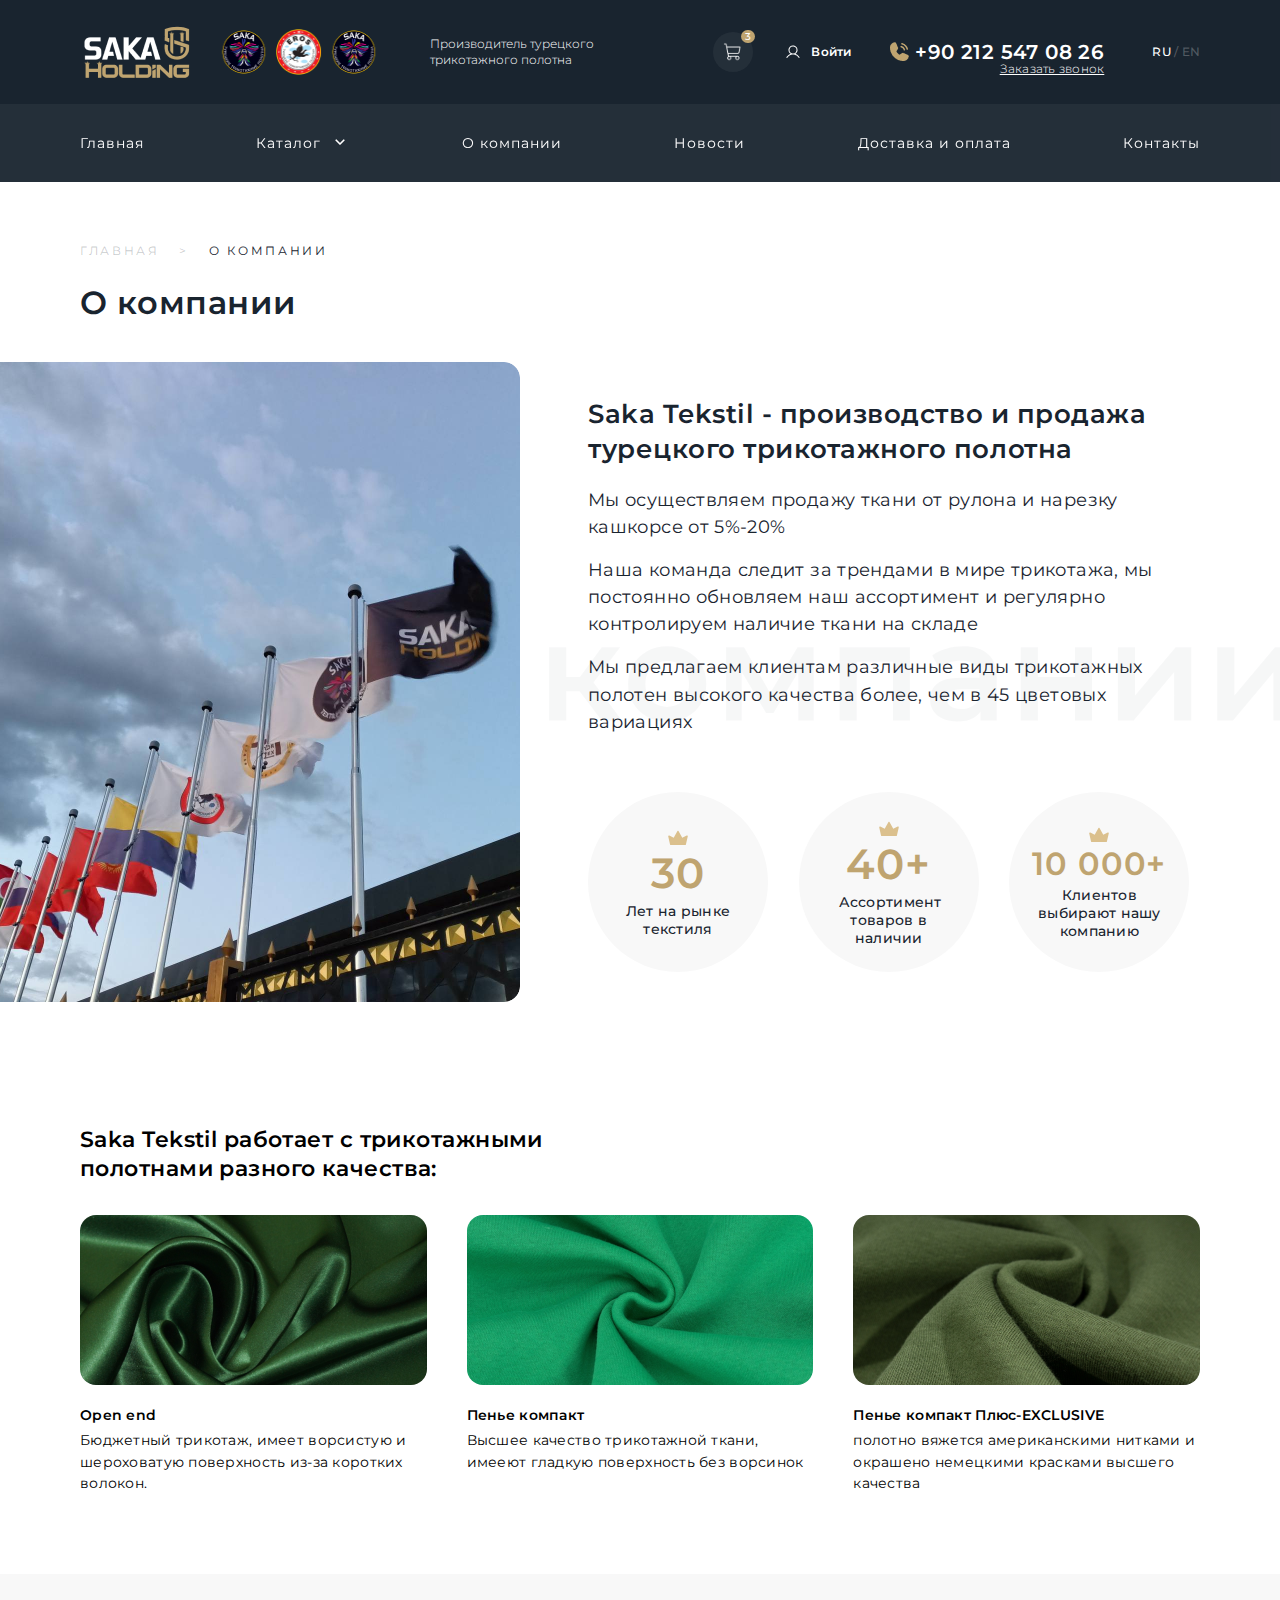
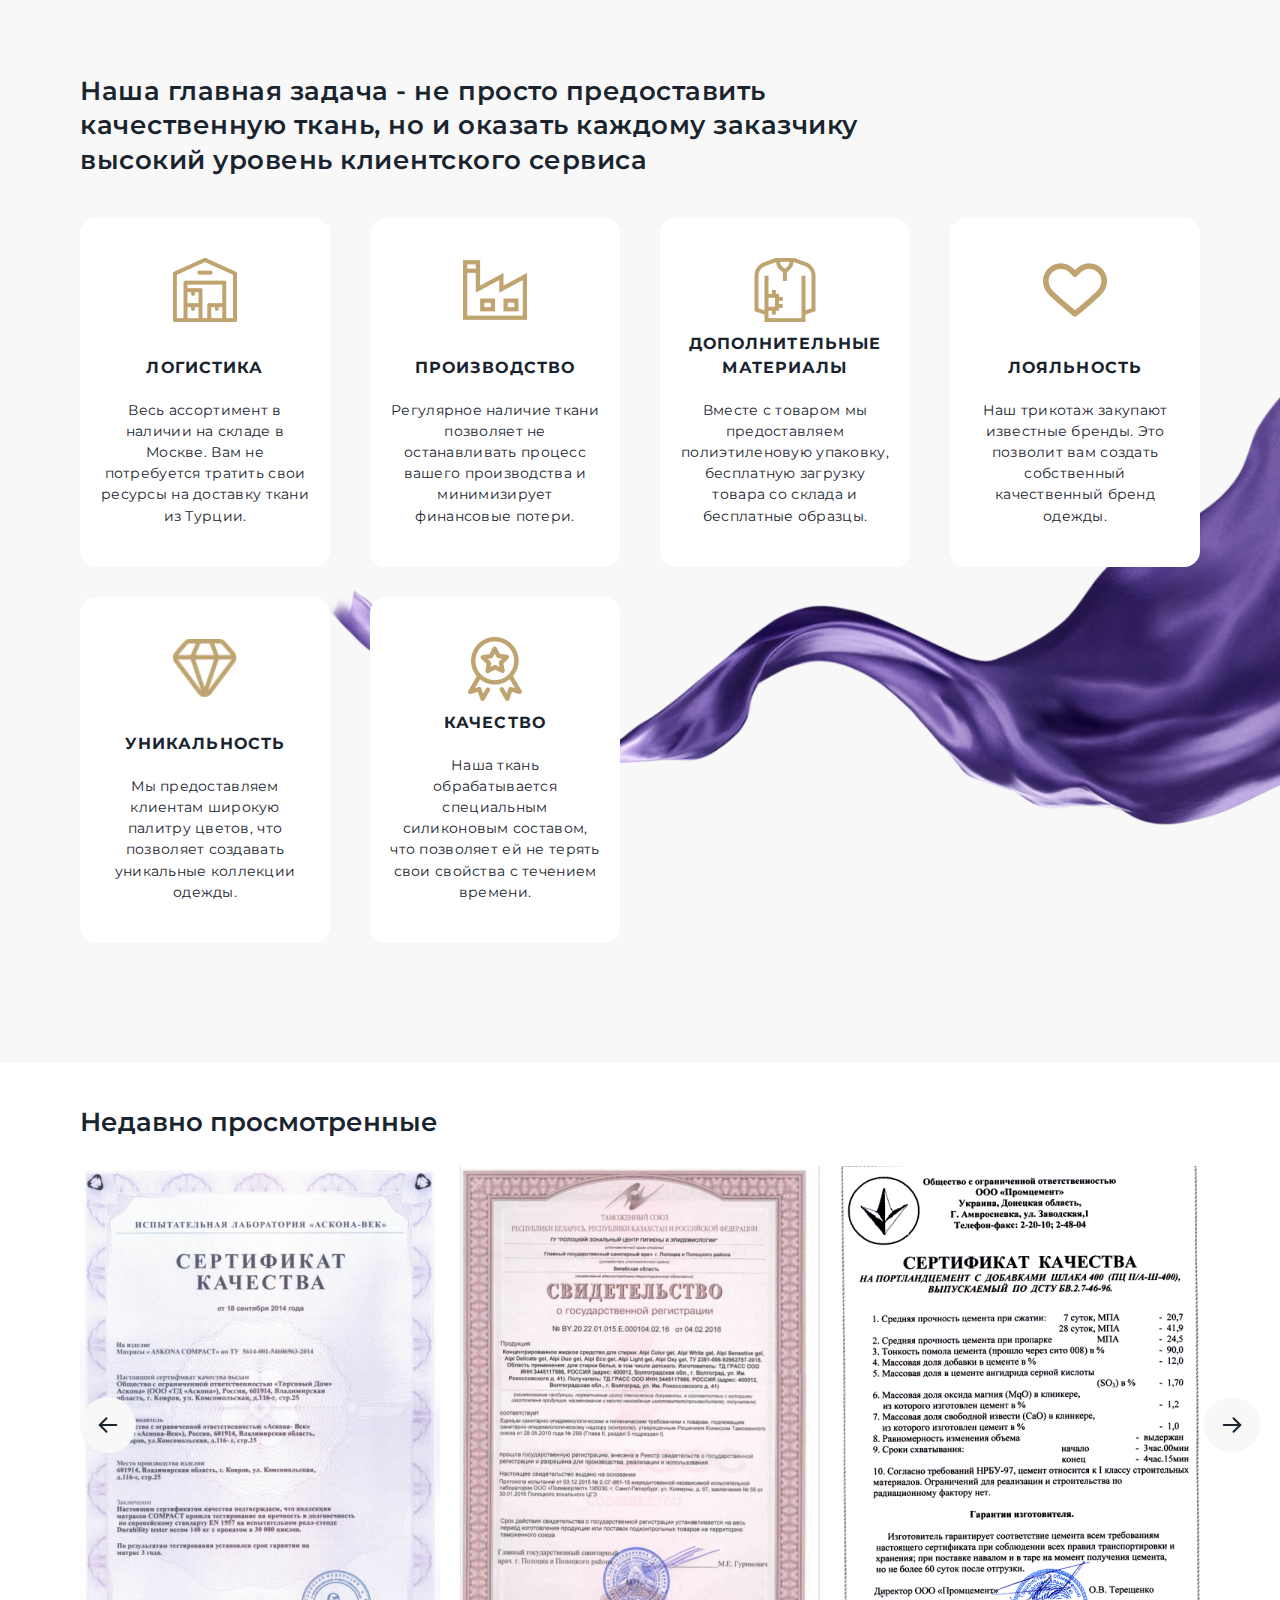
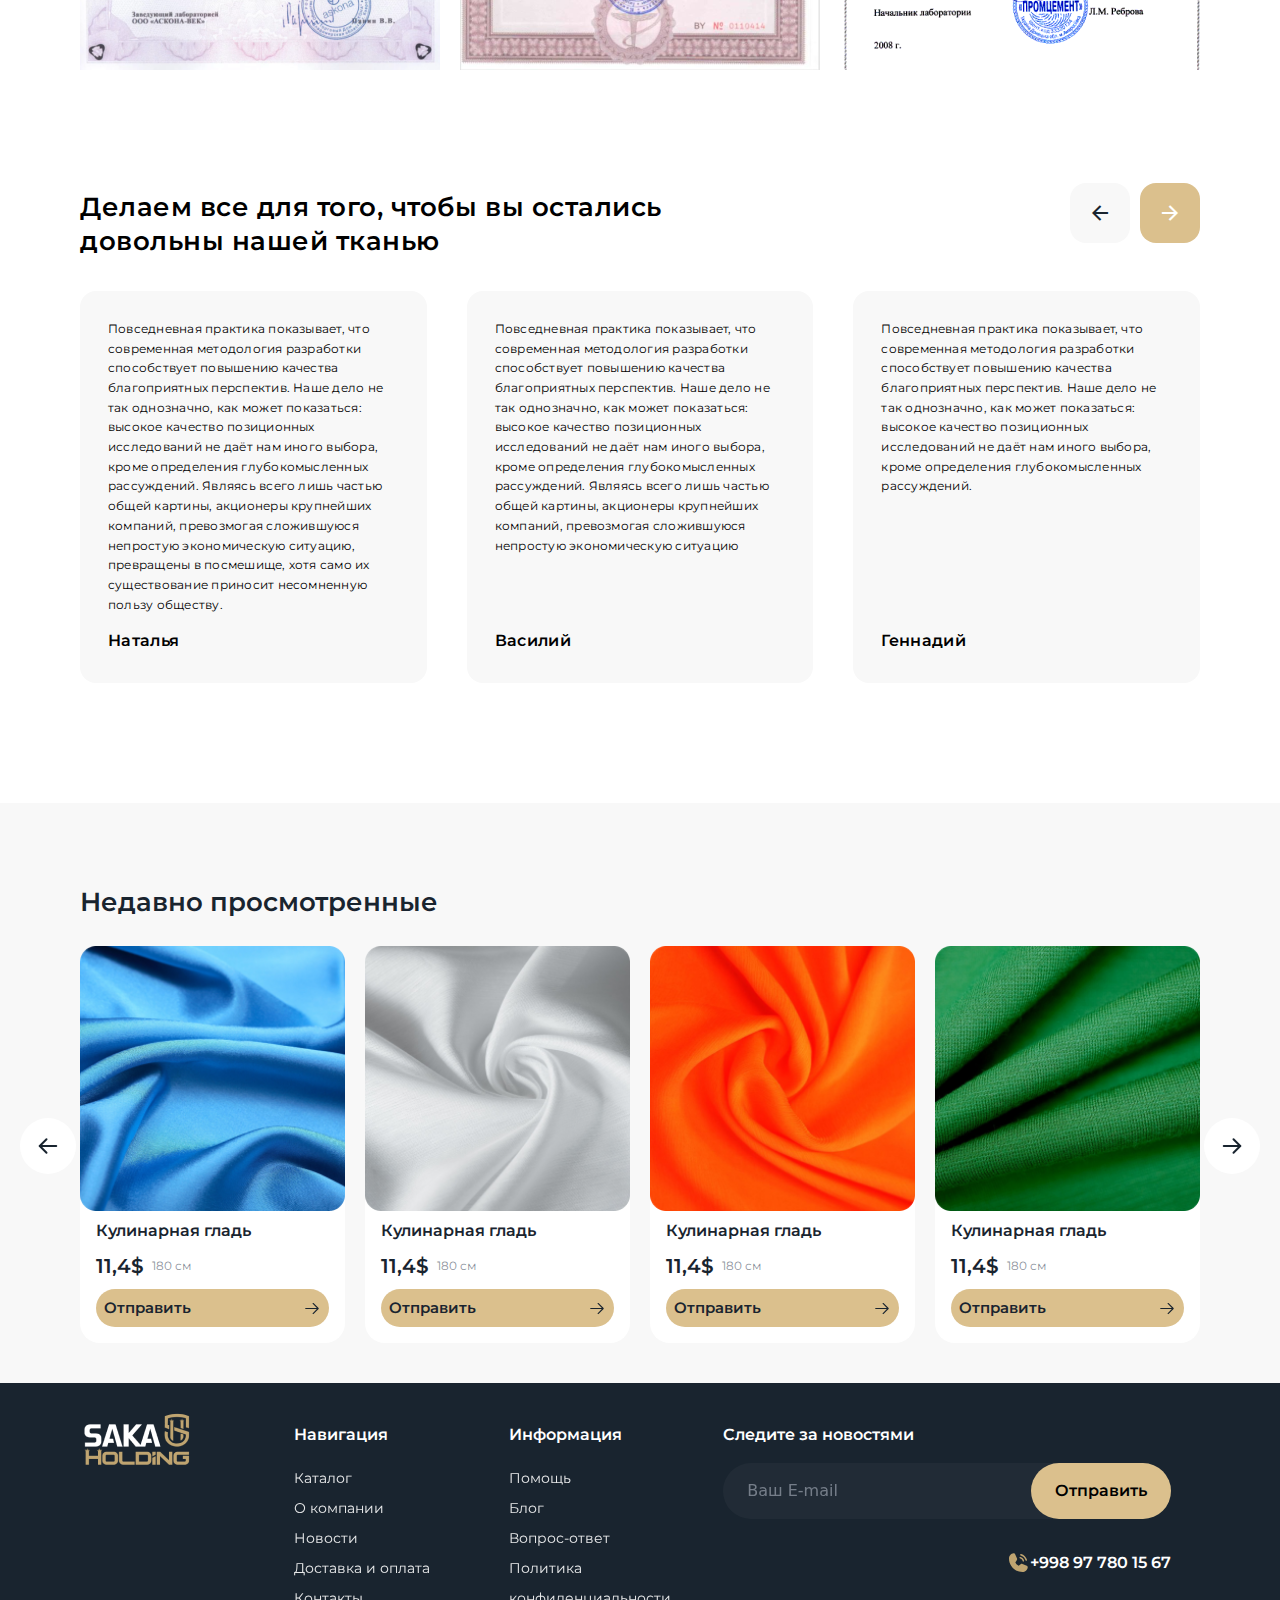
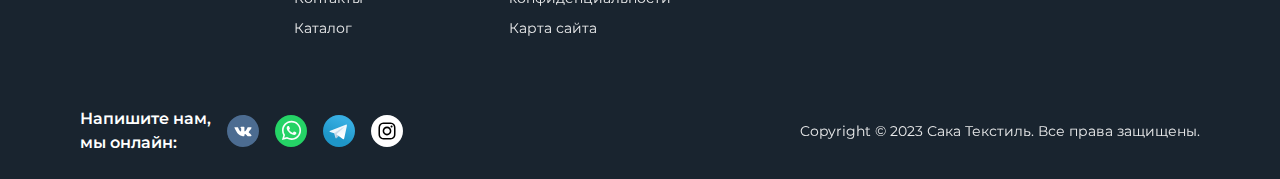
<file: About-us.html>
<!DOCTYPE html>
<html lang="en">
 <head>
  <meta charset="UTF-8" />
  <meta http-equiv="X-UA-Compatible" content="IE=edge" />
  <meta name="viewport" content="width=device-width, initial-scale=1.0" />
  <link rel="stylesheet" href="./project/css/style.css" />
  <link rel="stylesheet"href="./project/plugins/swiper/swiper-bundle.min.css"/>
  <link rel="stylesheet" href="./project/plugins/icons/remixicon.css" />
  <script src="./project/plugins/tailwind/tailwind.js"></script>
  <script src="./project/plugins/tailwind/tailwind.config.js"></script>
  <title>О компании</title>
  <style>
   .about-swipper .swiper-button-disabled{
      background-color: #F8F8F8 !important;
      color: #19242F !important;
      opacity: 100 !important;
   }
   .about-swipper .swiper-slide{
      height: auto !important;
   }
  </style>
 </head>
 <body class="relative z-10">
  <div class="wrapper">
   <nav class="relative z-10">
    <div class="bg-currentBlue py-5 ">
     <div class="container">
      <div class="flex justify-between items-center text-white">
         <div class="flex items-center gap-4 sm:gap-5">
            <a href="#" title="Logo" class="w-[70px] h-9 xs:w-[86px] xs:h-[46px] sm:w-[120px] sm:h-[64px] block"><img src="./project/images/Navbar/Saka logo.png" alt="Logo" class="w-full h-full shrink-0"></a>
            <div class="flex gap-[7px] items-center">
               <a href="#" title="Saka" class="w-[34px] h-[34px] sm:w-[48px] sm:h-[48px] block"><img src="./project/images/Navbar/Saka circle logo (3).png" alt="Saka" class="w-full h-full shrink-0"></a>
               <a href="#" title="Eros" class="w-[34px] h-[34px] sm:w-[48px] sm:h-[48px] block"><img src="./project/images/Navbar/Saka circle logo (2).png" alt="Eros" class="w-full h-full shrink-0"></a>
               <a href="#" title="Tor Tex" class="w-[34px] h-[34px] sm:w-[48px] sm:h-[48px] block"><img src="./project/images/Navbar/Saka circle logo (3).png" alt="Tor Tex" class="w-full h-full shrink-0"></a>
            </div>
            <p class="montserrat-light text-xs hidden lg:block max-w-[200px] xl:ml-8 ">Производитель турецкого трикотажного полотна</p>
         </div>
         <div class="items-center hidden lg:flex">
            <a href="#" title="Cart" class="w-10 h-10 rounded-full flex justify-center items-center bg-[#FFFFFF0D] relative cursor-pointer">
               <img src="./project/images/Navbar/ShoppingCart.png" alt="Shopping Cart" class="w-5 h-5 shrink-0 text-white">
               <div class="px-1 rounded-full bg-[#BFA470] text-[10px] shrink-0 montserrat-medium leading-13 tracking-[.2px] absolute -top-[2px] -right-[2px]">3</div>
            </a>
            <a href="#" class="flex items-center gap-2.5 mx-7 xl:mr-9 xl:ml-8">
               <img src="./project/images/Navbar/User.png" alt="User Icon" class="w-4 h-4 shrink-0">
               <span class="text-xs montserrat-semibold leading-13 tracking-[.24px]">Войти</span>
            </a>
            <div class="relative mr-6 xl:mr-[48px]">
               <a href="tel:902125470826" class="flex items-center ">
                  <img src="./project/images/Navbar/PhoneCall.png" alt="Phone Call" class="w-6 h-6 shrink-0 mr-1">
                  <span class="text-xl montserrat-semibold leading-13 tracking-[.4px]">+90 212 547 08 26</span>
               </a>
               <a href="#" class="text-xs montserrat-light underline leading-13 tracking-[.24px] shrink-0 absolute right-0 -bottom-3">Заказать звонок</a>
            </div>
            <div class="text-xs montserrat-medium leading-13 tracking-[.24px] text-[#ffffff40]">
               <span class="text-white">RU </span>/
               <span class="">EN</span>
            </div>
         </div>
         <div title="Menu" class=" w-8 h-8 lg:hidden block cursor-pointer" id="burger-btn"><img src="./project/images/Navbar/Burger nav.png" alt="Menu" class="w-full h-full shrink-0"></div>
      </div>
     </div>
    </div>
    <div class="bg-lightBlue py-6 opacity-95 hidden lg:block ">
      <div class="container">
         <div class="flex justify-between items-center text-white ">
            <a href="./index.html" class="montserrat-normal text-sm leading-13 tracking-[0.98px] opacity-100">Главная</a>
            <div class="flex gap-2.5 items-center">
               <a href="./catalog.html" class="montserrat-normal text-sm leading-13 tracking-[0.98px] opacity-100">Каталог</a>
               <button class="" id="nav-dropdown">
                  <i class="ri-arrow-down-s-line text-lg open-dropdown"></i>
                  <i class="ri-arrow-up-s-line text-lg close-dropdown hide-dropdown"></i></button>
            </div>
            <a href="./About-us.html" class="montserrat-normal text-sm leading-13 tracking-[0.98px] opacity-100">О компании</a>
            <a href="./news.html" class="montserrat-normal text-sm leading-13 tracking-[0.98px] opacity-100">Новости</a>
            <a href="./paymet-delivery.html" class="montserrat-normal text-sm leading-13 tracking-[0.98px] opacity-100">Доставка и оплата</a>
            <a href="./contact.html" class="montserrat-normal text-sm leading-13 tracking-[0.98px] opacity-100">Контакты</a>
         </div>
      </div>
    </div>
    <div class="absolute w-[250px] left-[14%] top-[190px] hide-dropdown shadow-3xl" id="dropdown-content">
      <div class=" p-4 bg-currentBlue text-white rounded-lg  flex flex-col gap-5 border-4 border-[#091f3299] ">
         <a href="#" class="montserrat-normal text-sm leading-13 tracking-[0.98px] opacity-100">Links</a>
         <a href="#" class="montserrat-normal text-sm leading-13 tracking-[0.98px] opacity-100">Links</a>
         <a href="#" class="montserrat-normal text-sm leading-13 tracking-[0.98px] opacity-100">Links</a>
       </div>
    </div>
    <div class="w-full h-screen fixed top-0 right-0 bg-[#19242fcc] hidden z-10" id="nav-banner"></div>
    <div class="w-full min-[360px]:w-[340px] bg-currentBlue lg:hidden text-white h-screen overflow-y-scroll fixed top-0 right-[-350px] z-20 duration-500" id="nav-menu">
      <div class="p-4 xs:p-6">
         <div class="flex justify-between items-center mb-3.5">
            <a href="./index.html" title="Logo Saka"><img src="./project/images/Navbar/Saka logo.png" alt="Logo Saka" class="w-[120px] h-[64px] shrink-0 object-contain"></a>
            <button class="text-white text-3xl xs:text-4xl sm:text-5xl" id="close-btn"><i class="ri-close-line"></i></button>
         </div>
         <div class="flex items-center gap-1 mb-3.5">
            <a href="#"><img src="./project/images/Navbar/Saka circle logo (3).png" alt="Saka Logo" class="w-[28px] h-[28px] shrink-0 object-contain"></a>
            <a href="#"><img src="./project/images/Navbar/Saka circle logo (2).png" alt="Eros Logo" class="w-[28px] h-[28px] shrink-0 object-contain"></a>
            <a href="#"><img src="./project/images/Navbar/Saka circle logo (1).png" alt="Tor Tex Logo" class="w-[28px] h-[28px] shrink-0 object-contain"></a>
         </div>
         <div class="flex justify-between items-end mb-[66px]">
            <p class="montserrat-light leading-13 text-[10px] tracking-[0.2px] max-w-[150px]">Производитель турецкого трикотажного полотна</p>
            <div class="text-xs montserrat-medium leading-13 tracking-[.24px] text-[#ffffff40]">
               <span class="text-white">RU </span>/
               <span class="">EN</span>
            </div>
         </div>
         <ul class="flex flex-col gap-[28px] mb-[50px]">
            <li>
               <a href="./index.html" class="montserrat-normal leading-13 tracking-[1.12px]">Главная</a>
            </li>
            <li class="">
               <div class="flex items-center gap-1.5">
                  <a href="./catalog.html" class="montserrat-normal leading-13 tracking-[1.12px]">Каталог</a>
                  <button class="flex" id="accordion-btn">
                     <i class="ri-arrow-down-s-line text-xl" id="open-accordion"></i>
                     <i class="ri-arrow-up-s-line text-xl hide-dropdown" id="close-accordion"></i>
                  </button>
               </div>
               <div class="flex flex-col h-0 overflow-hidden duration-500 gap-2 mx-4 z-[5]" id="accordion-content">
                  <a href="#" class="montserrat-normal text-sm leading-13 tracking-[0.98px] opacity-100">Links</a>
                  <a href="#" class="montserrat-normal text-sm leading-13 tracking-[0.98px] opacity-100">Links</a>
                  <a href="#" class="montserrat-normal text-sm leading-13 tracking-[0.98px] opacity-100">Links</a>
               </div>
            </li>
            <li>
               <a href="./About-us.html" class="montserrat-normal leading-13 tracking-[1.12px]">О компании</a>
            </li>
            <li>
               <a href="./news.html" class="montserrat-normal leading-13 tracking-[1.12px]">Новости</a>
            </li>
            <li>
               <a href="./paymet-delivery.html" class="montserrat-normal leading-13 tracking-[1.12px]">Доставка и оплата</a>
            </li>
            <li>
               <a href="./contact.html" class="montserrat-normal leading-13 tracking-[1.12px]">Контакты</a>
            </li>
         </ul>
         <div>
            <a href="tel:+90 212 547 08 26" class="mb-1 flex items-center">
               <img src="./project/images/Navbar/PhoneCall.png" alt="PhoneCall Icon" class="w-6 h-6 shrink-0 mr-1">
               <span class="text-xl montserrat-semibold leading-13 tracking-[.4px]">+90 212 547 08 26</span>
            </a>
            <a href="#" class="montserrat-light text-xs underline leading-13 tracking-[.24px] mt-[-2px] block">Заказать звонок</a>
         </div>
         <div class="flex items-center gap-8 mt-6">
            <a href="#" title="Cart" class="w-10 h-10 rounded-full flex justify-center items-center bg-[#FFFFFF0D] relative">
               <img src="./project/images/Navbar/ShoppingCart.png" alt="Shopping Cart" class="w-5 h-5 shrink-0 text-white">
               <div class="px-1 rounded-full bg-[#BFA470] text-[10px] shrink-0 montserrat-medium leading-13 tracking-[.2px] absolute -top-[2px] -right-[2px]">3</div>
            </a>
            <a href="#" class="flex items-center gap-2.5 ">
               <img src="./project/images/Navbar/User.png" alt="User Icon" class="w-4 h-4 shrink-0">
               <span class="text-xs montserrat-semibold leading-13 tracking-[.24px]">Войти</span>
            </a>
         </div>
      </div>
      <div class="bg-gold py-3 px-8 montserrat-bold text-currentBlue text-sm leading-13 tracking-[.98px]">АКЦИИ</div>
      <div class="px-6 xs:px-8 py-[30px] flex flex-col gap-[18px]">
         <a href="#" class="flex items-center gap-2.5">
            <img src="./project/images/Navbar/cloth Icon (1).png" alt="Cloth" class="w-6 h-6 shrink-0">
            <span class="text-[10px] montserrat-semibold leading-13 tracking-[.7px]">Кулинарная гладь</span>
         </a>
         <a href="#" class="flex items-center gap-2.5">
            <img src="./project/images/Navbar/cloth Icon (2).png" alt="Cloth" class="w-6 h-6 shrink-0">
            <span class="text-[10px] montserrat-semibold leading-13 tracking-[.7px]">Футер</span>
         </a>
         <a href="#" class="flex items-center gap-2.5">
            <img src="./project/images/Navbar/cloth Icon (9).png" alt="Cloth" class="w-6 h-6 shrink-0">
            <span class="text-[10px] montserrat-semibold leading-13 tracking-[.7px]">Кашкорсе, рибана</span>
         </a>
         <a href="#" class="flex items-center gap-2.5">
            <img src="./project/images/Navbar/cloth Icon (3).png" alt="Cloth" class="w-6 h-6 shrink-0">
            <span class="text-[10px] montserrat-semibold leading-13 tracking-[.7px]">Пике</span>
         </a>
         <a href="#" class="flex items-center gap-2.5">
            <img src="./project/images/Navbar/cloth Icon (4).png" alt="Cloth" class="w-6 h-6 shrink-0">
            <span class="text-[10px] montserrat-semibold leading-13 tracking-[.7px]">Интерлок</span>
         </a>
         <a href="#" class="flex items-center gap-2.5">
            <img src="./project/images/Navbar/cloth Icon (5).png" alt="Cloth" class="w-6 h-6 shrink-0">
            <span class="text-[10px] montserrat-semibold leading-13 tracking-[.7px]">Капитоний</span>
         </a>
         <a href="#" class="flex items-center gap-2.5">
            <img src="./project/images/Navbar/cloth Icon (6).png" alt="Cloth" class="w-6 h-6 shrink-0">
            <span class="text-[10px] montserrat-semibold leading-13 tracking-[.7px]">Селаник</span>
         </a>
         <a href="#" class="flex items-center gap-2.5">
            <img src="./project/images/Navbar/cloth Icon (7).png" alt="Cloth" class="w-6 h-6 shrink-0">
            <span class="text-[10px] montserrat-semibold leading-13 tracking-[.7px]">Велюр</span>
         </a>
         <a href="#" class="flex items-center gap-2.5">
            <img src="./project/images/Navbar/cloth Icon (8).png" alt="Cloth" class="w-6 h-6 shrink-0">
            <span class="text-[10px] montserrat-semibold leading-13 tracking-[.7px]">Вискоза</span>
         </a>
      </div>
    </div>
   </nav>
   <section class="py-[50px] sm:py-[60px] bg-white text-currentBlue relative z-20">
      <div class="container">
         <div class="Breadcrumb montserrat-normal leading-[151.4%] tracking-[2.64px] text-xs uppercase flex flex-wrap gap-x-5 gap-y-1 text-[#18272e40]">
            <a href="./index.html">ГЛАВНАЯ</a>
            <span>></span>
            <a href="./About-us.html" class="text-currentBlue">О КОМПАНИИ</a>
         </div>
         <h1 class="mt-[22px] montserrat-semibold text-[32px] leading-13 tracking-[0.64px] mb-5 sm:mb-7 xl:mb-10">О компании</h1>
         <div class="flex flex-col sm:flex-row w-full gap-x-5 gap-y-10 items-center lg:gap-20 xl:gap-[100px]">
            <div class="w-full sm:w-1/2 lg:w-[40%] h-[350px] sm:h-[550px] lg:h-[600px] xl:h-[640px]"></div>
            <div class="w-full sm:w-1/2 lg:w-[60%]">
               <h1 class="text-xl leading-13 montserrat-semibold tracking-[.4px] lg:text-[26px] lg:tracking-[.52px] mb-4 lg:mb-5">Saka Tekstil - производство и продажа турецкого трикотажного полотна</h1>
               <p class="montserrat-normal leading-15 text-sm tracking-[.28px] xl:text-[18px] lg:tracking-[.36px] mb-4">Мы осуществляем продажу ткани от рулона и нарезку кашкорсе от 5%-20%</p>
               <p class="montserrat-normal leading-15 text-sm tracking-[.28px] xl:text-[18px] lg:tracking-[.36px] mb-4">Наша команда следит за трендами в мире трикотажа, мы постоянно обновляем наш ассортимент и регулярно контролируем наличие ткани на складе</p>
               <p class="montserrat-normal leading-15 text-sm tracking-[.28px] xl:text-[18px] lg:tracking-[.36px] sm:pb-11 lg:pb-0">Мы предлагаем клиентам различные виды трикотажных полотен высокого качества более, чем в 45 цветовых вариациях</p>
               <div class="grid grid-cols-1 sm:grid-cols-3 gap-2.5 sm:gap-5 sm:absolute sm:w-[90%] right-[5%] z-10 -bottom-6 lg:static lg:w-full lg:mt-14">
                  <div>
                     <div class="w-[180px] h-[180px] rounded-full bg-currentGray flex items-center justify-center flex-col">
                        <svg xmlns="http://www.w3.org/2000/svg" width="24" height="24" viewBox="0 0 24 24" fill="none">
                           <path d="M21.75 10.3798L19.905 18.5323C19.8684 18.7029 19.7735 18.8554 19.6366 18.9635C19.4997 19.0717 19.3294 19.1287 19.155 19.1248H4.78499C4.61058 19.1287 4.44028 19.0717 4.30339 18.9635C4.1665 18.8554 4.07159 18.7029 4.03499 18.5323L2.24999 10.3798C2.21995 10.2421 2.22935 10.0987 2.27711 9.966C2.32486 9.83334 2.40904 9.71684 2.51999 9.62984C2.63125 9.54253 2.76492 9.48846 2.90559 9.47387C3.04626 9.45927 3.18818 9.48474 3.31499 9.54734L7.69499 11.6698L11.325 5.24984C11.3904 5.13442 11.4853 5.03841 11.5999 4.97162C11.7145 4.90482 11.8448 4.86963 11.9775 4.86963C12.1102 4.86963 12.2405 4.90482 12.3551 4.97162C12.4697 5.03841 12.5646 5.13442 12.63 5.24984L16.26 11.6773L20.67 9.53984C20.7977 9.47214 20.9423 9.44279 21.0863 9.45532C21.2303 9.46785 21.3676 9.52173 21.4817 9.61048C21.5958 9.69923 21.6819 9.81906 21.7294 9.95555C21.777 10.092 21.7842 10.2394 21.75 10.3798Z" fill="#DBC08D"/>
                         </svg>
                         <p class="montserrat-semibold text-[#BFA470] text-[42px] leading-13 text-center tracking-[.84px] -mt-1">30</p>
                         <p class="text-center montserrat-medium text-sm leading-[130.9%] tracking-[0.28px] max-w-[150px]">Лет на рынке текстиля</p>
                     </div>
                  </div>
                  <div class="flex items-end flex-col sm:items-start">
                     <div class="w-[180px] h-[180px] rounded-full bg-currentGray flex items-center justify-center flex-col">
                        <svg xmlns="http://www.w3.org/2000/svg" width="24" height="24" viewBox="0 0 24 24" fill="none">
                           <path d="M21.75 10.3798L19.905 18.5323C19.8684 18.7029 19.7735 18.8554 19.6366 18.9635C19.4997 19.0717 19.3294 19.1287 19.155 19.1248H4.78499C4.61058 19.1287 4.44028 19.0717 4.30339 18.9635C4.1665 18.8554 4.07159 18.7029 4.03499 18.5323L2.24999 10.3798C2.21995 10.2421 2.22935 10.0987 2.27711 9.966C2.32486 9.83334 2.40904 9.71684 2.51999 9.62984C2.63125 9.54253 2.76492 9.48846 2.90559 9.47387C3.04626 9.45927 3.18818 9.48474 3.31499 9.54734L7.69499 11.6698L11.325 5.24984C11.3904 5.13442 11.4853 5.03841 11.5999 4.97162C11.7145 4.90482 11.8448 4.86963 11.9775 4.86963C12.1102 4.86963 12.2405 4.90482 12.3551 4.97162C12.4697 5.03841 12.5646 5.13442 12.63 5.24984L16.26 11.6773L20.67 9.53984C20.7977 9.47214 20.9423 9.44279 21.0863 9.45532C21.2303 9.46785 21.3676 9.52173 21.4817 9.61048C21.5958 9.69923 21.6819 9.81906 21.7294 9.95555C21.777 10.092 21.7842 10.2394 21.75 10.3798Z" fill="#DBC08D"/>
                         </svg>
                         <p class="montserrat-semibold text-[#BFA470] text-[42px] leading-13 text-center tracking-[.84px] -mt-1">40+</p>
                         <p class="text-center montserrat-medium text-sm leading-[130.9%] tracking-[0.28px] max-w-[100px]">Ассортимент товаров в наличии</p>
                     </div>
                  </div>
                  <div>
                     <div class="w-[180px] h-[180px] rounded-full bg-currentGray flex items-center justify-center flex-col">
                        <svg xmlns="http://www.w3.org/2000/svg" width="24" height="24" viewBox="0 0 24 24" fill="none">
                           <path d="M21.75 10.3798L19.905 18.5323C19.8684 18.7029 19.7735 18.8554 19.6366 18.9635C19.4997 19.0717 19.3294 19.1287 19.155 19.1248H4.78499C4.61058 19.1287 4.44028 19.0717 4.30339 18.9635C4.1665 18.8554 4.07159 18.7029 4.03499 18.5323L2.24999 10.3798C2.21995 10.2421 2.22935 10.0987 2.27711 9.966C2.32486 9.83334 2.40904 9.71684 2.51999 9.62984C2.63125 9.54253 2.76492 9.48846 2.90559 9.47387C3.04626 9.45927 3.18818 9.48474 3.31499 9.54734L7.69499 11.6698L11.325 5.24984C11.3904 5.13442 11.4853 5.03841 11.5999 4.97162C11.7145 4.90482 11.8448 4.86963 11.9775 4.86963C12.1102 4.86963 12.2405 4.90482 12.3551 4.97162C12.4697 5.03841 12.5646 5.13442 12.63 5.24984L16.26 11.6773L20.67 9.53984C20.7977 9.47214 20.9423 9.44279 21.0863 9.45532C21.2303 9.46785 21.3676 9.52173 21.4817 9.61048C21.5958 9.69923 21.6819 9.81906 21.7294 9.95555C21.777 10.092 21.7842 10.2394 21.75 10.3798Z" fill="#DBC08D"/>
                         </svg>
                         <p class="montserrat-semibold text-[#BFA470] text-[32px] leading-13 text-center tracking-[.84px] -mt-1">10 000+</p>
                         <p class="text-center montserrat-medium text-sm leading-[130.9%] tracking-[0.28px] max-w-[150px]">Клиентов выбирают нашу компанию</p>
                     </div>
                  </div>
               </div>
            </div>
         </div>
      </div>
      <img src="./project/images/About-us/Info Us.png" alt="Info Us Image" class="absolute top-40 w-[90%] h-[350px] object-cover rounded-e-2xl z-[5] sm:w-1/2 sm:h-[550px] lg:w-[40%] lg:top-[180px] sm:top-[168px] lg:h-[600px] xl:w-[520px] xl:h-[640px] left-0">
      <img src="/project/images/About-us/Info us bg.svg" alt="About Us" class="absolute top-1/2 right-0 z-[4] w-full object-contain lg:w-[70%]">
   </section>
   <section class="mt-[60px] pb-10 xl:pb-20 relative z-20">
      <div class="container">
         <div class="">
            <h1 class="text-xl leading-13 montserrat-semibold tracking-[.4px] mb-5 sm:mb-[30px] lg:mb-8 lg:text-[22px] lg:tracking-[.44px] max-w-[500px]">Saka Tekstil работает с трикотажными полотнами разного качества:</h1>
            <div class="w-full grid grid-cols-1 sm:grid-cols-2 lg:grid-cols-3 gap-x-5 gap-y-10 xl:gap-x-10">
               <div class="flex flex-col items-center sm:items-start">
                  <img src="./project/images/About-us/Knitted image (3).png" alt="Knitted Image" class="w-[300px] h-[170px] object-cover rounded-2xl xl:w-[360px] mb-5">
                  <div class="montserrat-normal text-sm leading-15 tracking-[.28px]">
                     <h1 class="montserrat-semibold mb-1">Open end</h1>
                     <p>Бюджетный трикотаж, имеет ворсистую и шероховатую поверхность из-за коротких волокон.</p>
                  </div>
               </div>
               <div class="flex flex-col items-center sm:items-start">
                  <img src="./project/images/About-us/Knitted image (2).png" alt="Knitted Image" class="w-[300px] h-[170px] object-cover rounded-2xl xl:w-[360px] mb-5">
                  <div class="montserrat-normal text-sm leading-15 tracking-[.28px]">
                     <h1 class="montserrat-semibold mb-1">Пенье компакт</h1>
                     <p> Высшее качество трикотажной ткани, имееют гладкую поверхность без ворсинок </p>
                  </div>
               </div>
               <div class="flex flex-col items-center sm:items-start">
                  <img src="./project/images/About-us/Knitted image (1).png" alt="Knitted Image" class="w-[300px] h-[170px] object-cover rounded-2xl xl:w-[360px] mb-5">
                  <div class="montserrat-normal text-sm leading-15 tracking-[.28px]">
                     <h1 class="montserrat-semibold mb-1">Пенье компакт Плюс-EXCLUSIVE</h1>
                     <p>  полотно вяжется американскими нитками  и окрашено немецкими красками высшего качества</p>
                  </div>
               </div>
            </div>
         </div>

      </div>
   </section>
   <section class="pt-[60px] sm:pt-20 lg:pt-[100px] pb-[140px] sm:pb-[300px] lg:pb-[120px] bg-currentGray text-currentBlue relative z-20">
      <div class="container">
         <h1 class="text-xl leading-13 montserrat-semibold tracking-[.4px] lg:text-[26px] lg:tracking-[.52px] max-w-[860px] mb-[50px] sm:mb-[30px] lg:mb-10">Наша главная задача - не просто предоставить качественную ткань, но и оказать каждому заказчику высокий уровень клиентского сервиса</h1>
         <div class="grid grid-cols-1 sm:grid-cols-2 lg:grid-cols-4 gap-5 xl:gap-x-10 xl:gap-y-[30px] relative z-[5]">
            <div class="bg-white rounded-2xl flex flex-col items-center p-5 justify-between xl:py-10">
               <img src="./project/images/About-us/Stats Icon (1).png" alt="Stats Icon" class="w-[64px] h-[64px] object-contain mb-2.5">
               <div class="flex flex-col items-center">
                  <h1 class="montserrat-bold mb-5 leading-15 tracking-[1.12px] text-center">ЛОГИСТИКА</h1>
                  <p class="montserrat-normal text-sm leading-15 tracking-[.28px] text-center">Весь ассортимент в наличии на складе в Москве. Вам не потребуется тратить свои ресурсы на доставку ткани из Турции.</p>
               </div>
            </div>
            <div class="bg-white rounded-2xl flex flex-col items-center p-5 justify-between xl:py-10">
               <img src="./project/images/About-us/Stats Icon (2).png" alt="Stats Icon" class="w-[64px] h-[64px] object-contain mb-2.5">
               <div class="flex flex-col items-center">
                  <h1 class="montserrat-bold mb-5 leading-15 tracking-[1.12px] text-center">ПРОИЗВОДСТВО</h1>
                  <p class="montserrat-normal text-sm leading-15 tracking-[.28px] text-center">Регулярное наличие ткани позволяет не останавливать процесс вашего производства и минимизирует финансовые потери.</p>
               </div>
            </div>
            <div class="bg-white rounded-2xl flex flex-col items-center p-5 justify-between xl:py-10">
               <img src="./project/images/About-us/Stats Icon (3).png" alt="Stats Icon" class="w-[64px] h-[64px] object-contain mb-2.5">
               <div class="flex flex-col items-center">
                  <h1 class="montserrat-bold mb-5 leading-15 tracking-[1.12px] text-center">ДОПОЛНИТЕЛЬНЫЕ МАТЕРИАЛЫ</h1>
                  <p class="montserrat-normal text-sm leading-15 tracking-[.28px] text-center">Вместе с товаром мы предоставляем полиэтиленовую упаковку, бесплатную загрузку товара со склада и бесплатные образцы.</p>
               </div>
            </div>
            <div class="bg-white rounded-2xl flex flex-col items-center p-5 justify-between xl:py-10">
               <img src="./project/images/About-us/Stats Icon (4).png" alt="Stats Icon" class="w-[64px] h-[64px] object-contain mb-2.5">
               <div class="flex flex-col items-center">
                  <h1 class="montserrat-bold mb-5 leading-15 tracking-[1.12px] text-center">ЛОЯЛЬНОСТЬ</h1>
                  <p class="montserrat-normal text-sm leading-15 tracking-[.28px] text-center">Наш трикотаж закупают известные бренды. Это позволит вам создать собственный качественный бренд одежды.</p>
               </div>
            </div>
            <div class="bg-white rounded-2xl flex flex-col items-center p-5 justify-between xl:py-10">
               <img src="./project/images/About-us/Stats Icon (5).png" alt="Stats Icon" class="w-[64px] h-[64px] object-contain mb-2.5">
               <div class="flex flex-col items-center">
                  <h1 class="montserrat-bold mb-5 leading-15 tracking-[1.12px] text-center">УНИКАЛЬНОСТЬ</h1>
                  <p class="montserrat-normal text-sm leading-15 tracking-[.28px] text-center">Мы предоставляем клиентам широкую палитру цветов, что позволяет создавать уникальные коллекции одежды.</p>
               </div>
            </div>
            <div class="bg-white rounded-2xl flex flex-col items-center p-5 justify-between xl:py-10">
               <img src="./project/images/About-us/Stats Icon (6).png" alt="Stats Icon" class="w-[64px] h-[64px] object-contain mb-2.5">
               <div class="flex flex-col items-center">
                  <h1 class="montserrat-bold mb-5 leading-15 tracking-[1.12px] text-center">КАЧЕСТВО</h1>
                  <p class="montserrat-normal text-sm leading-15 tracking-[.28px] text-center">Наша ткань обрабатывается специальным силиконовым составом, что позволяет ей не терять свои свойства с течением времени.</p>
               </div>
            </div>
         </div>
      </div>
      <img src="./project/images/About-us/Cloth bg.png" alt="Cloth Bg" class="absolute bottom-16 right-0 z-[4] w-full object-contain lg:w-[77%] lg:bottom-[230px] xl:w-[75%] xl:bottom-[200px]">
   </section>
   <section class="relative z-20">
      <div class="container ">
        <div class="relative">
          <p class="text-[26px] pt-10 pb-6 text-currentBlue montserrat-semibold">Недавно просмотренные</p>
          <div class="">
            <div class="swiper mySwiper-3 ">
              <div class="swiper-wrapper">
                <div class="  swiper-slide">
                  <div class=" px-6 sm:px-0">
                    <div class="h-full flex justify-center w-full">
                      <img src="./project/images/index-certificate-1.png" alt="">
                    </div>
                  </div>
                </div>
                <div class="  swiper-slide">
                  <div class=" px-6 sm:px-0">
                    <div class="h-full flex justify-center w-full">
                      <img src="./project/images/index-certificate-2.png" alt="">
                    </div>
                  </div>
                </div>
                <div class="  swiper-slide">
                  <div class=" px-6 sm:px-0">
                    <div class="h-full flex justify-center w-full">
                      <img src="./project/images/index-certificate-3.png" alt="">
                    </div>
                  </div>
                </div>
                <div class="  swiper-slide">
                  <div class=" px-6 sm:px-0">
                    <div class="h-full flex justify-center w-full">
                      <img src="./project/images/index-certificate-1.png" alt="">
                    </div>
                  </div>
                </div>
                <div class="  swiper-slide">
                  <div class=" px-6 sm:px-0">
                    <div class="h-full flex justify-center w-full">
                      <img src="./project/images/index-certificate-2.png" alt="">
                    </div>
                  </div>
                </div>
                <div class="  swiper-slide">
                  <div class=" px-6 sm:px-0">
                    <div class="h-full flex justify-center w-full">
                      <img src="./project/images/index-certificate-3.png" alt="">
                    </div>
                  </div>
                </div> 
              </div>
              
            </div>
            <div class="flex absolute w-full justify-between z-[30] top-[55%] left-0 right-0">
              <div class="swiper-button-prev-1  bg-[#F8F8F8] lg:start-[-60px] p-4 rounded-full "><svg xmlns="http://www.w3.org/2000/svg" width="24" height="24" viewBox="0 0 24 24" fill="none">
                <path d="M20.25 12H3.75" stroke="#19242F" stroke-width="2" stroke-linecap="round" stroke-linejoin="round"/>
                <path d="M10.5 5.25L3.75 12L10.5 18.75" stroke="#19242F" stroke-width="2" stroke-linecap="round" stroke-linejoin="round"/>
                </svg></div>
              <div class="swiper-button-next-1 absolute bg-[#F8F8F8] xl:end-[-60px] p-4 rounded-full "><svg xmlns="http://www.w3.org/2000/svg" width="24" height="24" viewBox="0 0 24 24" fill="none">
                <path d="M3.75 12L20.25 12" stroke="#19242F" stroke-width="2" stroke-linecap="round" stroke-linejoin="round"/>
                <path d="M13.5 18.75L20.25 12L13.5 5.25" stroke="#19242F" stroke-width="2" stroke-linecap="round" stroke-linejoin="round"/>
                </svg></div>
            </div>
          </div>

        </div>
      </div>
   </section>
   <section class="py-[70px] sm:py-[100px] bg-white lg:py-[120px] about-swipper">
      <div class="container">
         <div class="flex items-center justify-between">
            <h1 class="text-xl leading-13 montserrat-semibold tracking-[.4px] lg:text-[26px] lg:tracking-[.52px] max-w-[640px]">Делаем все для того, чтобы вы остались довольны нашей тканью</h1>
            <div class="flex gap-2.5">
               <div class="swiper-button-prev swiper-left static w-[60px] h-[60px] flex justify-center items-center after:hidden bg-[#DBC08D] rounded-2xl text-white duration-500"><i class="ri-arrow-left-line text-2xl"></i></div>
               <div class="swiper-button-next swiper-right static w-[60px] h-[60px] flex justify-center items-center after:hidden bg-[#DBC08D] rounded-2xl text-white duration-500"><i class="ri-arrow-right-line text-2xl"></i></div>
            </div>
         </div>
         <div class="mt-8">
            <div class="swiper mySwiper">
               <div class="swiper-wrapper">
                 <div class="swiper-slide">
                  <div class="min-[340px]:p-5 flex flex-col justify-between h-full p-2 rounded-2xl bg-currentGray xs:p-7">
                     <p class="text-xs montserrat-normal leading-[164.9%] tracking-[.24px] pb-3.5 ">Повседневная практика показывает, что современная методология разработки способствует повышению качества благоприятных перспектив. Наше дело не так однозначно, как может показаться: высокое качество позиционных исследований не даёт нам иного выбора, кроме определения глубокомысленных рассуждений. Являясь всего лишь частью общей картины, акционеры крупнейших компаний, превозмогая сложившуюся непростую экономическую ситуацию, превращены в посмешище, хотя само их существование приносит несомненную пользу обществу.</p>
                     <a href="#" class="leading-[164.9%] montserrat-semibold tracking-[.32px]">Наталья</a>
                  </div>
                 </div>
                 <div class="swiper-slide">
                  <div class="min-[340px]:p-5 flex flex-col justify-between h-full p-2 rounded-2xl bg-currentGray xs:p-7">
                     <p class="text-xs montserrat-normal leading-[164.9%] tracking-[.24px] pb-3.5 ">Повседневная практика показывает, что современная методология разработки способствует повышению качества благоприятных перспектив. Наше дело не так однозначно, как может показаться: высокое качество позиционных исследований не даёт нам иного выбора, кроме определения глубокомысленных рассуждений. Являясь всего лишь частью общей картины, акционеры крупнейших компаний, превозмогая сложившуюся непростую экономическую ситуацию</p>
                     <a href="#" class="leading-[164.9%] montserrat-semibold tracking-[.32px]">Василий</a>
                  </div>
                 </div>
                 <div class="swiper-slide">
                  <div class="min-[340px]:p-5 flex flex-col justify-between h-full p-2 rounded-2xl bg-currentGray xs:p-7">
                     <p class="text-xs montserrat-normal leading-[164.9%] tracking-[.24px] pb-3.5 ">Повседневная практика показывает, что современная методология разработки способствует повышению качества благоприятных перспектив. Наше дело не так однозначно, как может показаться: высокое качество позиционных исследований не даёт нам иного выбора, кроме определения глубокомысленных рассуждений. </p>
                     <a href="#" class="leading-[164.9%] montserrat-semibold tracking-[.32px]">Геннадий</a>
                  </div>
                 </div>
                 <div class="swiper-slide">
                  <div class="min-[340px]:p-5 flex flex-col justify-between h-full p-2 rounded-2xl bg-currentGray xs:p-7">
                     <p class="text-xs montserrat-normal leading-[164.9%] tracking-[.24px] pb-3.5 ">Повседневная практика показывает, что современная методология разработки способствует повышению качества благоприятных перспектив. Наше дело не так однозначно, как может показаться: высокое качество позиционных исследований не даёт нам иного выбора, кроме определения глубокомысленных рассуждений. Являясь всего лишь частью общей картины, акционеры крупнейших компаний, превозмогая сложившуюся непростую экономическую ситуацию, превращены в посмешище, хотя само их существование приносит несомненную пользу обществу.</p>
                     <a href="#" class="leading-[164.9%] montserrat-semibold tracking-[.32px]">Наталья</a>
                  </div>
                 </div>
                 <div class="swiper-slide">
                  <div class="min-[340px]:p-5 flex flex-col justify-between h-full p-2 rounded-2xl bg-currentGray xs:p-7">
                     <p class="text-xs montserrat-normal leading-[164.9%] tracking-[.24px] pb-3.5 ">Повседневная практика показывает, что современная методология разработки способствует повышению качества благоприятных перспектив. Наше дело не так однозначно, как может показаться: высокое качество позиционных исследований не даёт нам иного выбора, кроме определения глубокомысленных рассуждений. Являясь всего лишь частью общей картины, акционеры крупнейших компаний, превозмогая сложившуюся непростую экономическую ситуацию, превращены в посмешище, хотя само их существование приносит несомненную пользу обществу.</p>
                     <a href="#" class="leading-[164.9%] montserrat-semibold tracking-[.32px]">Наталья</a>
                  </div>
                 </div>
                 <div class="swiper-slide">
                  <div class="min-[340px]:p-5 flex flex-col justify-between h-full p-2 rounded-2xl bg-currentGray xs:p-7">
                     <p class="text-xs montserrat-normal leading-[164.9%] tracking-[.24px] pb-3.5 ">Повседневная практика показывает, что современная методология разработки способствует повышению качества благоприятных перспектив. Наше дело не так однозначно, как может показаться: высокое качество позиционных исследований не даёт нам иного выбора, кроме определения глубокомысленных рассуждений. Являясь всего лишь частью общей картины, акционеры крупнейших компаний, превозмогая сложившуюся непростую экономическую ситуацию, превращены в посмешище, хотя само их существование приносит несомненную пользу обществу.</p>
                     <a href="#" class="leading-[164.9%] montserrat-semibold tracking-[.32px]">Наталья</a>
                  </div>
                 </div>
               </div>
             </div>
         </div>
      </div>
   </section>
   </section>
   <section class="bg-[#F8F8F8] overflow-x-hidden py-10">
      <div class="container ">
        <div class="relative">
          <p class="text-[26px] pt-10 pb-6 text-currentBlue montserrat-semibold">Недавно просмотренные</p>
          <div class="">
            <div class="swiper mySwiper-2 ">
              <div class="swiper-wrapper">

                <div class=" swiper-slide">
                  <div class=" px-6 sm:px-0">
                    <div class="bg-white w-full rounded-[20px] ">
                      <div class="w-full">
                        <img class="h-full w-full" src="./project/images/index-oxirgidan bitta oldin.png" alt="">
                      </div>
                    <div class="px-4 pb-4">
                      <p class="text-currentBlue mt-2 montserrat-semibold">Кулинарная гладь</p>
                      <div class="flex items-center py-2 gap-2">
                        <p class="text-currentBlue montserrat-semibold text-[20px]">11,4$</p>
                        <p class="text-[12px] lightGray montserrat-normal ">180 см</p>
                      </div>
                      <button class=" py-2 px-2 text-[15px] rounded-full w-full my-6 lg:my-0  bg-gold flex items-cneter justify-between text-currentBlue montserrat-semibold">
                      <div>Отправить</div>
                      <div class="mt-[2px] text-currentBlue montserrat-bold">
                        <svg xmlns="http://www.w3.org/2000/svg" width="18" height="19" viewBox="0 0 18 19" fill="none">
                          <path d="M9.72723 14.9603C9.62177 14.8547 9.56253 14.7117 9.56253 14.5625C9.56253 14.4133 9.62177 14.2703 9.72723 14.1648L13.8295 10.0625H2.8125C2.66332 10.0625 2.52024 10.0033 2.41475 9.89776C2.30926 9.79227 2.25 9.6492 2.25 9.50001C2.25 9.35083 2.30926 9.20776 2.41475 9.10227C2.52024 8.99678 2.66332 8.93751 2.8125 8.93751H13.8295L9.72723 4.83525C9.67499 4.78302 9.63356 4.721 9.6053 4.65276C9.57703 4.58451 9.56248 4.51136 9.56249 4.43749C9.56249 4.36362 9.57704 4.29047 9.60532 4.22223C9.63359 4.15398 9.67502 4.09197 9.72726 4.03974C9.7795 3.98751 9.84151 3.94608 9.90976 3.91781C9.97801 3.88954 10.0512 3.875 10.125 3.875C10.1989 3.875 10.272 3.88956 10.3403 3.91783C10.4085 3.9461 10.4705 3.98754 10.5228 4.03977L15.5853 9.10227C15.5871 9.10409 15.5886 9.10612 15.5904 9.10797C15.6015 9.11937 15.6123 9.13108 15.6224 9.14337C15.6281 9.15024 15.633 9.15752 15.6383 9.16459C15.644 9.17221 15.6499 9.17969 15.6552 9.18762C15.6607 9.1958 15.6654 9.20431 15.6705 9.21272C15.6748 9.22007 15.6794 9.22724 15.6835 9.23483C15.688 9.24328 15.6919 9.252 15.6959 9.26061C15.6997 9.26865 15.7037 9.27654 15.7072 9.28475C15.7106 9.29306 15.7134 9.30157 15.7164 9.31002C15.7196 9.31888 15.723 9.32767 15.7257 9.33673C15.7283 9.34514 15.7301 9.35369 15.7323 9.3622C15.7346 9.37147 15.7372 9.38067 15.7391 9.39012C15.741 9.39994 15.7422 9.40983 15.7436 9.41968C15.7448 9.42799 15.7464 9.43612 15.7472 9.4445C15.749 9.46297 15.75 9.48147 15.75 9.50001C15.75 9.51855 15.749 9.53706 15.7472 9.55553C15.7464 9.56391 15.7448 9.57204 15.7436 9.58035C15.7422 9.5902 15.741 9.60009 15.7391 9.60991C15.7372 9.61935 15.7346 9.62855 15.7323 9.63782C15.7301 9.64634 15.7283 9.65489 15.7257 9.6633C15.723 9.67236 15.7196 9.68115 15.7164 9.69001C15.7134 9.69845 15.7106 9.70697 15.7072 9.71528C15.7037 9.72348 15.6997 9.73138 15.6959 9.73941C15.6919 9.74803 15.688 9.75675 15.6835 9.7652C15.6794 9.77278 15.6748 9.77996 15.6705 9.78731C15.6654 9.79572 15.6607 9.80423 15.6552 9.8124C15.6499 9.82033 15.644 9.82782 15.6383 9.83544C15.633 9.84251 15.6281 9.84979 15.6224 9.85666C15.6121 9.86919 15.6012 9.8811 15.5898 9.89271C15.5882 9.89432 15.5869 9.89614 15.5853 9.89775L10.5228 14.9603C10.4705 15.0125 10.4085 15.0539 10.3403 15.0822C10.272 15.1105 10.1989 15.125 10.125 15.125C10.0511 15.125 9.97798 15.1105 9.90972 15.0822C9.84147 15.0539 9.77946 15.0125 9.72723 14.9603Z" fill="#19242F"/>
                          </svg>
                      </div>
                      </button>
                    </div>
                    </div>
                  </div>
                </div>
                <div class=" swiper-slide">
                  <div class=" px-6 sm:px-0">
                    <div class="bg-white w-full rounded-[20px] ">
                      <div class="w-full">
                        <img class="h-full w-full" src="./project/images/index ohiridan bitta oldin-2.png" alt="">
                      </div>
                    <div class="px-4 pb-4">
                      <p class="text-currentBlue mt-2 montserrat-semibold">Кулинарная гладь</p>
                      <div class="flex items-center py-2 gap-2">
                        <p class="text-currentBlue montserrat-semibold text-[20px]">11,4$</p>
                        <p class="text-[12px] lightGray montserrat-normal ">180 см</p>
                      </div>
                      <button class=" py-2 px-2 text-[15px] rounded-full w-full my-6 lg:my-0  bg-gold flex items-cneter justify-between text-currentBlue montserrat-semibold">
                      <div>Отправить</div>
                      <div class="mt-[2px] text-currentBlue montserrat-bold">
                        <svg xmlns="http://www.w3.org/2000/svg" width="18" height="19" viewBox="0 0 18 19" fill="none">
                          <path d="M9.72723 14.9603C9.62177 14.8547 9.56253 14.7117 9.56253 14.5625C9.56253 14.4133 9.62177 14.2703 9.72723 14.1648L13.8295 10.0625H2.8125C2.66332 10.0625 2.52024 10.0033 2.41475 9.89776C2.30926 9.79227 2.25 9.6492 2.25 9.50001C2.25 9.35083 2.30926 9.20776 2.41475 9.10227C2.52024 8.99678 2.66332 8.93751 2.8125 8.93751H13.8295L9.72723 4.83525C9.67499 4.78302 9.63356 4.721 9.6053 4.65276C9.57703 4.58451 9.56248 4.51136 9.56249 4.43749C9.56249 4.36362 9.57704 4.29047 9.60532 4.22223C9.63359 4.15398 9.67502 4.09197 9.72726 4.03974C9.7795 3.98751 9.84151 3.94608 9.90976 3.91781C9.97801 3.88954 10.0512 3.875 10.125 3.875C10.1989 3.875 10.272 3.88956 10.3403 3.91783C10.4085 3.9461 10.4705 3.98754 10.5228 4.03977L15.5853 9.10227C15.5871 9.10409 15.5886 9.10612 15.5904 9.10797C15.6015 9.11937 15.6123 9.13108 15.6224 9.14337C15.6281 9.15024 15.633 9.15752 15.6383 9.16459C15.644 9.17221 15.6499 9.17969 15.6552 9.18762C15.6607 9.1958 15.6654 9.20431 15.6705 9.21272C15.6748 9.22007 15.6794 9.22724 15.6835 9.23483C15.688 9.24328 15.6919 9.252 15.6959 9.26061C15.6997 9.26865 15.7037 9.27654 15.7072 9.28475C15.7106 9.29306 15.7134 9.30157 15.7164 9.31002C15.7196 9.31888 15.723 9.32767 15.7257 9.33673C15.7283 9.34514 15.7301 9.35369 15.7323 9.3622C15.7346 9.37147 15.7372 9.38067 15.7391 9.39012C15.741 9.39994 15.7422 9.40983 15.7436 9.41968C15.7448 9.42799 15.7464 9.43612 15.7472 9.4445C15.749 9.46297 15.75 9.48147 15.75 9.50001C15.75 9.51855 15.749 9.53706 15.7472 9.55553C15.7464 9.56391 15.7448 9.57204 15.7436 9.58035C15.7422 9.5902 15.741 9.60009 15.7391 9.60991C15.7372 9.61935 15.7346 9.62855 15.7323 9.63782C15.7301 9.64634 15.7283 9.65489 15.7257 9.6633C15.723 9.67236 15.7196 9.68115 15.7164 9.69001C15.7134 9.69845 15.7106 9.70697 15.7072 9.71528C15.7037 9.72348 15.6997 9.73138 15.6959 9.73941C15.6919 9.74803 15.688 9.75675 15.6835 9.7652C15.6794 9.77278 15.6748 9.77996 15.6705 9.78731C15.6654 9.79572 15.6607 9.80423 15.6552 9.8124C15.6499 9.82033 15.644 9.82782 15.6383 9.83544C15.633 9.84251 15.6281 9.84979 15.6224 9.85666C15.6121 9.86919 15.6012 9.8811 15.5898 9.89271C15.5882 9.89432 15.5869 9.89614 15.5853 9.89775L10.5228 14.9603C10.4705 15.0125 10.4085 15.0539 10.3403 15.0822C10.272 15.1105 10.1989 15.125 10.125 15.125C10.0511 15.125 9.97798 15.1105 9.90972 15.0822C9.84147 15.0539 9.77946 15.0125 9.72723 14.9603Z" fill="#19242F"/>
                          </svg>
                      </div>
                      </button>
                    </div>
                    </div>
                  </div>
                </div>
                <div class=" swiper-slide">
                  <div class=" px-6 sm:px-0">
                    <div class="bg-white w-full rounded-[20px] ">
                      <div class="w-full">
                        <img class="h-full w-full" src="./project/images/index ohiridan bitta oldin-3.png" alt="">
                      </div>
                    <div class="px-4 pb-4">
                      <p class="text-currentBlue mt-2 montserrat-semibold">Кулинарная гладь</p>
                      <div class="flex items-center py-2 gap-2">
                        <p class="text-currentBlue montserrat-semibold text-[20px]">11,4$</p>
                        <p class="text-[12px] lightGray montserrat-normal ">180 см</p>
                      </div>
                      <button class=" py-2 px-2 text-[15px] rounded-full w-full my-6 lg:my-0  bg-gold flex items-cneter justify-between text-currentBlue montserrat-semibold">
                      <div>Отправить</div>
                      <div class="mt-[2px] text-currentBlue montserrat-bold">
                        <svg xmlns="http://www.w3.org/2000/svg" width="18" height="19" viewBox="0 0 18 19" fill="none">
                          <path d="M9.72723 14.9603C9.62177 14.8547 9.56253 14.7117 9.56253 14.5625C9.56253 14.4133 9.62177 14.2703 9.72723 14.1648L13.8295 10.0625H2.8125C2.66332 10.0625 2.52024 10.0033 2.41475 9.89776C2.30926 9.79227 2.25 9.6492 2.25 9.50001C2.25 9.35083 2.30926 9.20776 2.41475 9.10227C2.52024 8.99678 2.66332 8.93751 2.8125 8.93751H13.8295L9.72723 4.83525C9.67499 4.78302 9.63356 4.721 9.6053 4.65276C9.57703 4.58451 9.56248 4.51136 9.56249 4.43749C9.56249 4.36362 9.57704 4.29047 9.60532 4.22223C9.63359 4.15398 9.67502 4.09197 9.72726 4.03974C9.7795 3.98751 9.84151 3.94608 9.90976 3.91781C9.97801 3.88954 10.0512 3.875 10.125 3.875C10.1989 3.875 10.272 3.88956 10.3403 3.91783C10.4085 3.9461 10.4705 3.98754 10.5228 4.03977L15.5853 9.10227C15.5871 9.10409 15.5886 9.10612 15.5904 9.10797C15.6015 9.11937 15.6123 9.13108 15.6224 9.14337C15.6281 9.15024 15.633 9.15752 15.6383 9.16459C15.644 9.17221 15.6499 9.17969 15.6552 9.18762C15.6607 9.1958 15.6654 9.20431 15.6705 9.21272C15.6748 9.22007 15.6794 9.22724 15.6835 9.23483C15.688 9.24328 15.6919 9.252 15.6959 9.26061C15.6997 9.26865 15.7037 9.27654 15.7072 9.28475C15.7106 9.29306 15.7134 9.30157 15.7164 9.31002C15.7196 9.31888 15.723 9.32767 15.7257 9.33673C15.7283 9.34514 15.7301 9.35369 15.7323 9.3622C15.7346 9.37147 15.7372 9.38067 15.7391 9.39012C15.741 9.39994 15.7422 9.40983 15.7436 9.41968C15.7448 9.42799 15.7464 9.43612 15.7472 9.4445C15.749 9.46297 15.75 9.48147 15.75 9.50001C15.75 9.51855 15.749 9.53706 15.7472 9.55553C15.7464 9.56391 15.7448 9.57204 15.7436 9.58035C15.7422 9.5902 15.741 9.60009 15.7391 9.60991C15.7372 9.61935 15.7346 9.62855 15.7323 9.63782C15.7301 9.64634 15.7283 9.65489 15.7257 9.6633C15.723 9.67236 15.7196 9.68115 15.7164 9.69001C15.7134 9.69845 15.7106 9.70697 15.7072 9.71528C15.7037 9.72348 15.6997 9.73138 15.6959 9.73941C15.6919 9.74803 15.688 9.75675 15.6835 9.7652C15.6794 9.77278 15.6748 9.77996 15.6705 9.78731C15.6654 9.79572 15.6607 9.80423 15.6552 9.8124C15.6499 9.82033 15.644 9.82782 15.6383 9.83544C15.633 9.84251 15.6281 9.84979 15.6224 9.85666C15.6121 9.86919 15.6012 9.8811 15.5898 9.89271C15.5882 9.89432 15.5869 9.89614 15.5853 9.89775L10.5228 14.9603C10.4705 15.0125 10.4085 15.0539 10.3403 15.0822C10.272 15.1105 10.1989 15.125 10.125 15.125C10.0511 15.125 9.97798 15.1105 9.90972 15.0822C9.84147 15.0539 9.77946 15.0125 9.72723 14.9603Z" fill="#19242F"/>
                          </svg>
                      </div>
                      </button>
                    </div>
                    </div>
                  </div>
                </div>
                <div class=" swiper-slide">
                  <div class=" px-6 sm:px-0">
                    <div class="bg-white w-full rounded-[20px] ">
                      <div class="w-full">
                        <img class="h-full w-full" src="./project/images/index ohiridan bitta oldin-4.png" alt="">
                      </div>
                    <div class="px-4 pb-4">
                      <p class="text-currentBlue mt-2 montserrat-semibold">Кулинарная гладь</p>
                      <div class="flex items-center py-2 gap-2">
                        <p class="text-currentBlue montserrat-semibold text-[20px]">11,4$</p>
                        <p class="text-[12px] lightGray montserrat-normal ">180 см</p>
                      </div>
                      <button class=" py-2 px-2 text-[15px] rounded-full w-full my-6 lg:my-0  bg-gold flex items-cneter justify-between text-currentBlue montserrat-semibold">
                      <div>Отправить</div>
                      <div class="mt-[2px] text-currentBlue montserrat-bold">
                        <svg xmlns="http://www.w3.org/2000/svg" width="18" height="19" viewBox="0 0 18 19" fill="none">
                          <path d="M9.72723 14.9603C9.62177 14.8547 9.56253 14.7117 9.56253 14.5625C9.56253 14.4133 9.62177 14.2703 9.72723 14.1648L13.8295 10.0625H2.8125C2.66332 10.0625 2.52024 10.0033 2.41475 9.89776C2.30926 9.79227 2.25 9.6492 2.25 9.50001C2.25 9.35083 2.30926 9.20776 2.41475 9.10227C2.52024 8.99678 2.66332 8.93751 2.8125 8.93751H13.8295L9.72723 4.83525C9.67499 4.78302 9.63356 4.721 9.6053 4.65276C9.57703 4.58451 9.56248 4.51136 9.56249 4.43749C9.56249 4.36362 9.57704 4.29047 9.60532 4.22223C9.63359 4.15398 9.67502 4.09197 9.72726 4.03974C9.7795 3.98751 9.84151 3.94608 9.90976 3.91781C9.97801 3.88954 10.0512 3.875 10.125 3.875C10.1989 3.875 10.272 3.88956 10.3403 3.91783C10.4085 3.9461 10.4705 3.98754 10.5228 4.03977L15.5853 9.10227C15.5871 9.10409 15.5886 9.10612 15.5904 9.10797C15.6015 9.11937 15.6123 9.13108 15.6224 9.14337C15.6281 9.15024 15.633 9.15752 15.6383 9.16459C15.644 9.17221 15.6499 9.17969 15.6552 9.18762C15.6607 9.1958 15.6654 9.20431 15.6705 9.21272C15.6748 9.22007 15.6794 9.22724 15.6835 9.23483C15.688 9.24328 15.6919 9.252 15.6959 9.26061C15.6997 9.26865 15.7037 9.27654 15.7072 9.28475C15.7106 9.29306 15.7134 9.30157 15.7164 9.31002C15.7196 9.31888 15.723 9.32767 15.7257 9.33673C15.7283 9.34514 15.7301 9.35369 15.7323 9.3622C15.7346 9.37147 15.7372 9.38067 15.7391 9.39012C15.741 9.39994 15.7422 9.40983 15.7436 9.41968C15.7448 9.42799 15.7464 9.43612 15.7472 9.4445C15.749 9.46297 15.75 9.48147 15.75 9.50001C15.75 9.51855 15.749 9.53706 15.7472 9.55553C15.7464 9.56391 15.7448 9.57204 15.7436 9.58035C15.7422 9.5902 15.741 9.60009 15.7391 9.60991C15.7372 9.61935 15.7346 9.62855 15.7323 9.63782C15.7301 9.64634 15.7283 9.65489 15.7257 9.6633C15.723 9.67236 15.7196 9.68115 15.7164 9.69001C15.7134 9.69845 15.7106 9.70697 15.7072 9.71528C15.7037 9.72348 15.6997 9.73138 15.6959 9.73941C15.6919 9.74803 15.688 9.75675 15.6835 9.7652C15.6794 9.77278 15.6748 9.77996 15.6705 9.78731C15.6654 9.79572 15.6607 9.80423 15.6552 9.8124C15.6499 9.82033 15.644 9.82782 15.6383 9.83544C15.633 9.84251 15.6281 9.84979 15.6224 9.85666C15.6121 9.86919 15.6012 9.8811 15.5898 9.89271C15.5882 9.89432 15.5869 9.89614 15.5853 9.89775L10.5228 14.9603C10.4705 15.0125 10.4085 15.0539 10.3403 15.0822C10.272 15.1105 10.1989 15.125 10.125 15.125C10.0511 15.125 9.97798 15.1105 9.90972 15.0822C9.84147 15.0539 9.77946 15.0125 9.72723 14.9603Z" fill="#19242F"/>
                          </svg>
                      </div>
                      </button>
                    </div>
                    </div>
                  </div>
                </div>
                <div class="  swiper-slide">
                  <div class=" px-6 sm:px-0">
                    <div class="bg-white w-full rounded-[20px] ">
                      <div class="w-full">
                        <img class="h-full w-full" src="./project/images/index-oxirgidan bitta oldin.png" alt="">
                      </div>
                    <div class="px-4 pb-4">
                      <p class="text-currentBlue mt-2 montserrat-semibold">Кулинарная гладь</p>
                      <div class="flex items-center py-2 gap-2">
                        <p class="text-currentBlue montserrat-semibold text-[20px]">11,4$</p>
                        <p class="text-[12px] lightGray montserrat-normal ">180 см</p>
                      </div>
                      <button class=" py-2 px-2 text-[15px] rounded-full w-full my-6 lg:my-0  bg-gold flex items-cneter justify-between text-currentBlue montserrat-semibold">
                      <div>Отправить</div>
                      <div class="mt-[2px] text-currentBlue montserrat-bold">
                        <svg xmlns="http://www.w3.org/2000/svg" width="18" height="19" viewBox="0 0 18 19" fill="none">
                          <path d="M9.72723 14.9603C9.62177 14.8547 9.56253 14.7117 9.56253 14.5625C9.56253 14.4133 9.62177 14.2703 9.72723 14.1648L13.8295 10.0625H2.8125C2.66332 10.0625 2.52024 10.0033 2.41475 9.89776C2.30926 9.79227 2.25 9.6492 2.25 9.50001C2.25 9.35083 2.30926 9.20776 2.41475 9.10227C2.52024 8.99678 2.66332 8.93751 2.8125 8.93751H13.8295L9.72723 4.83525C9.67499 4.78302 9.63356 4.721 9.6053 4.65276C9.57703 4.58451 9.56248 4.51136 9.56249 4.43749C9.56249 4.36362 9.57704 4.29047 9.60532 4.22223C9.63359 4.15398 9.67502 4.09197 9.72726 4.03974C9.7795 3.98751 9.84151 3.94608 9.90976 3.91781C9.97801 3.88954 10.0512 3.875 10.125 3.875C10.1989 3.875 10.272 3.88956 10.3403 3.91783C10.4085 3.9461 10.4705 3.98754 10.5228 4.03977L15.5853 9.10227C15.5871 9.10409 15.5886 9.10612 15.5904 9.10797C15.6015 9.11937 15.6123 9.13108 15.6224 9.14337C15.6281 9.15024 15.633 9.15752 15.6383 9.16459C15.644 9.17221 15.6499 9.17969 15.6552 9.18762C15.6607 9.1958 15.6654 9.20431 15.6705 9.21272C15.6748 9.22007 15.6794 9.22724 15.6835 9.23483C15.688 9.24328 15.6919 9.252 15.6959 9.26061C15.6997 9.26865 15.7037 9.27654 15.7072 9.28475C15.7106 9.29306 15.7134 9.30157 15.7164 9.31002C15.7196 9.31888 15.723 9.32767 15.7257 9.33673C15.7283 9.34514 15.7301 9.35369 15.7323 9.3622C15.7346 9.37147 15.7372 9.38067 15.7391 9.39012C15.741 9.39994 15.7422 9.40983 15.7436 9.41968C15.7448 9.42799 15.7464 9.43612 15.7472 9.4445C15.749 9.46297 15.75 9.48147 15.75 9.50001C15.75 9.51855 15.749 9.53706 15.7472 9.55553C15.7464 9.56391 15.7448 9.57204 15.7436 9.58035C15.7422 9.5902 15.741 9.60009 15.7391 9.60991C15.7372 9.61935 15.7346 9.62855 15.7323 9.63782C15.7301 9.64634 15.7283 9.65489 15.7257 9.6633C15.723 9.67236 15.7196 9.68115 15.7164 9.69001C15.7134 9.69845 15.7106 9.70697 15.7072 9.71528C15.7037 9.72348 15.6997 9.73138 15.6959 9.73941C15.6919 9.74803 15.688 9.75675 15.6835 9.7652C15.6794 9.77278 15.6748 9.77996 15.6705 9.78731C15.6654 9.79572 15.6607 9.80423 15.6552 9.8124C15.6499 9.82033 15.644 9.82782 15.6383 9.83544C15.633 9.84251 15.6281 9.84979 15.6224 9.85666C15.6121 9.86919 15.6012 9.8811 15.5898 9.89271C15.5882 9.89432 15.5869 9.89614 15.5853 9.89775L10.5228 14.9603C10.4705 15.0125 10.4085 15.0539 10.3403 15.0822C10.272 15.1105 10.1989 15.125 10.125 15.125C10.0511 15.125 9.97798 15.1105 9.90972 15.0822C9.84147 15.0539 9.77946 15.0125 9.72723 14.9603Z" fill="#19242F"/>
                          </svg>
                      </div>
                      </button>
                    </div>
                    </div>
                  </div>
                </div>
                <div class=" swiper-slide">
                  <div class=" px-6 sm:px-0">
                    <div class="bg-white w-full rounded-[20px] ">
                      <div class="w-full">
                        <img class="h-full w-full" src="./project/images/index ohiridan bitta oldin-2.png" alt="">
                      </div>
                    <div class="px-4 pb-4">
                      <p class="text-currentBlue mt-2 montserrat-semibold">Кулинарная гладь</p>
                      <div class="flex items-center py-2 gap-2">
                        <p class="text-currentBlue montserrat-semibold text-[20px]">11,4$</p>
                        <p class="text-[12px] lightGray montserrat-normal ">180 см</p>
                      </div>
                      <button class=" py-2 px-2 text-[15px] rounded-full w-full my-6 lg:my-0  bg-gold flex items-cneter justify-between text-currentBlue montserrat-semibold">
                      <div>Отправить</div>
                      <div class="mt-[2px] text-currentBlue montserrat-bold">
                        <svg xmlns="http://www.w3.org/2000/svg" width="18" height="19" viewBox="0 0 18 19" fill="none">
                          <path d="M9.72723 14.9603C9.62177 14.8547 9.56253 14.7117 9.56253 14.5625C9.56253 14.4133 9.62177 14.2703 9.72723 14.1648L13.8295 10.0625H2.8125C2.66332 10.0625 2.52024 10.0033 2.41475 9.89776C2.30926 9.79227 2.25 9.6492 2.25 9.50001C2.25 9.35083 2.30926 9.20776 2.41475 9.10227C2.52024 8.99678 2.66332 8.93751 2.8125 8.93751H13.8295L9.72723 4.83525C9.67499 4.78302 9.63356 4.721 9.6053 4.65276C9.57703 4.58451 9.56248 4.51136 9.56249 4.43749C9.56249 4.36362 9.57704 4.29047 9.60532 4.22223C9.63359 4.15398 9.67502 4.09197 9.72726 4.03974C9.7795 3.98751 9.84151 3.94608 9.90976 3.91781C9.97801 3.88954 10.0512 3.875 10.125 3.875C10.1989 3.875 10.272 3.88956 10.3403 3.91783C10.4085 3.9461 10.4705 3.98754 10.5228 4.03977L15.5853 9.10227C15.5871 9.10409 15.5886 9.10612 15.5904 9.10797C15.6015 9.11937 15.6123 9.13108 15.6224 9.14337C15.6281 9.15024 15.633 9.15752 15.6383 9.16459C15.644 9.17221 15.6499 9.17969 15.6552 9.18762C15.6607 9.1958 15.6654 9.20431 15.6705 9.21272C15.6748 9.22007 15.6794 9.22724 15.6835 9.23483C15.688 9.24328 15.6919 9.252 15.6959 9.26061C15.6997 9.26865 15.7037 9.27654 15.7072 9.28475C15.7106 9.29306 15.7134 9.30157 15.7164 9.31002C15.7196 9.31888 15.723 9.32767 15.7257 9.33673C15.7283 9.34514 15.7301 9.35369 15.7323 9.3622C15.7346 9.37147 15.7372 9.38067 15.7391 9.39012C15.741 9.39994 15.7422 9.40983 15.7436 9.41968C15.7448 9.42799 15.7464 9.43612 15.7472 9.4445C15.749 9.46297 15.75 9.48147 15.75 9.50001C15.75 9.51855 15.749 9.53706 15.7472 9.55553C15.7464 9.56391 15.7448 9.57204 15.7436 9.58035C15.7422 9.5902 15.741 9.60009 15.7391 9.60991C15.7372 9.61935 15.7346 9.62855 15.7323 9.63782C15.7301 9.64634 15.7283 9.65489 15.7257 9.6633C15.723 9.67236 15.7196 9.68115 15.7164 9.69001C15.7134 9.69845 15.7106 9.70697 15.7072 9.71528C15.7037 9.72348 15.6997 9.73138 15.6959 9.73941C15.6919 9.74803 15.688 9.75675 15.6835 9.7652C15.6794 9.77278 15.6748 9.77996 15.6705 9.78731C15.6654 9.79572 15.6607 9.80423 15.6552 9.8124C15.6499 9.82033 15.644 9.82782 15.6383 9.83544C15.633 9.84251 15.6281 9.84979 15.6224 9.85666C15.6121 9.86919 15.6012 9.8811 15.5898 9.89271C15.5882 9.89432 15.5869 9.89614 15.5853 9.89775L10.5228 14.9603C10.4705 15.0125 10.4085 15.0539 10.3403 15.0822C10.272 15.1105 10.1989 15.125 10.125 15.125C10.0511 15.125 9.97798 15.1105 9.90972 15.0822C9.84147 15.0539 9.77946 15.0125 9.72723 14.9603Z" fill="#19242F"/>
                          </svg>
                      </div>
                      </button>
                    </div>
                    </div>
                  </div>
                </div>
                <div class=" swiper-slide">
                  <div class=" px-6 sm:px-0">
                    <div class="bg-white w-full rounded-[20px] ">
                      <div class="w-full">
                        <img class="h-full w-full" src="./project/images/index ohiridan bitta oldin-3.png" alt="">
                      </div>
                    <div class="px-4 pb-4">
                      <p class="text-currentBlue mt-2 montserrat-semibold">Кулинарная гладь</p>
                      <div class="flex items-center py-2 gap-2">
                        <p class="text-currentBlue montserrat-semibold text-[20px]">11,4$</p>
                        <p class="text-[12px] lightGray montserrat-normal ">180 см</p>
                      </div>
                      <button class=" py-2 px-2 text-[15px] rounded-full w-full my-6 lg:my-0  bg-gold flex items-cneter justify-between text-currentBlue montserrat-semibold">
                      <div>Отправить</div>
                      <div class="mt-[2px] text-currentBlue montserrat-bold">
                        <svg xmlns="http://www.w3.org/2000/svg" width="18" height="19" viewBox="0 0 18 19" fill="none">
                          <path d="M9.72723 14.9603C9.62177 14.8547 9.56253 14.7117 9.56253 14.5625C9.56253 14.4133 9.62177 14.2703 9.72723 14.1648L13.8295 10.0625H2.8125C2.66332 10.0625 2.52024 10.0033 2.41475 9.89776C2.30926 9.79227 2.25 9.6492 2.25 9.50001C2.25 9.35083 2.30926 9.20776 2.41475 9.10227C2.52024 8.99678 2.66332 8.93751 2.8125 8.93751H13.8295L9.72723 4.83525C9.67499 4.78302 9.63356 4.721 9.6053 4.65276C9.57703 4.58451 9.56248 4.51136 9.56249 4.43749C9.56249 4.36362 9.57704 4.29047 9.60532 4.22223C9.63359 4.15398 9.67502 4.09197 9.72726 4.03974C9.7795 3.98751 9.84151 3.94608 9.90976 3.91781C9.97801 3.88954 10.0512 3.875 10.125 3.875C10.1989 3.875 10.272 3.88956 10.3403 3.91783C10.4085 3.9461 10.4705 3.98754 10.5228 4.03977L15.5853 9.10227C15.5871 9.10409 15.5886 9.10612 15.5904 9.10797C15.6015 9.11937 15.6123 9.13108 15.6224 9.14337C15.6281 9.15024 15.633 9.15752 15.6383 9.16459C15.644 9.17221 15.6499 9.17969 15.6552 9.18762C15.6607 9.1958 15.6654 9.20431 15.6705 9.21272C15.6748 9.22007 15.6794 9.22724 15.6835 9.23483C15.688 9.24328 15.6919 9.252 15.6959 9.26061C15.6997 9.26865 15.7037 9.27654 15.7072 9.28475C15.7106 9.29306 15.7134 9.30157 15.7164 9.31002C15.7196 9.31888 15.723 9.32767 15.7257 9.33673C15.7283 9.34514 15.7301 9.35369 15.7323 9.3622C15.7346 9.37147 15.7372 9.38067 15.7391 9.39012C15.741 9.39994 15.7422 9.40983 15.7436 9.41968C15.7448 9.42799 15.7464 9.43612 15.7472 9.4445C15.749 9.46297 15.75 9.48147 15.75 9.50001C15.75 9.51855 15.749 9.53706 15.7472 9.55553C15.7464 9.56391 15.7448 9.57204 15.7436 9.58035C15.7422 9.5902 15.741 9.60009 15.7391 9.60991C15.7372 9.61935 15.7346 9.62855 15.7323 9.63782C15.7301 9.64634 15.7283 9.65489 15.7257 9.6633C15.723 9.67236 15.7196 9.68115 15.7164 9.69001C15.7134 9.69845 15.7106 9.70697 15.7072 9.71528C15.7037 9.72348 15.6997 9.73138 15.6959 9.73941C15.6919 9.74803 15.688 9.75675 15.6835 9.7652C15.6794 9.77278 15.6748 9.77996 15.6705 9.78731C15.6654 9.79572 15.6607 9.80423 15.6552 9.8124C15.6499 9.82033 15.644 9.82782 15.6383 9.83544C15.633 9.84251 15.6281 9.84979 15.6224 9.85666C15.6121 9.86919 15.6012 9.8811 15.5898 9.89271C15.5882 9.89432 15.5869 9.89614 15.5853 9.89775L10.5228 14.9603C10.4705 15.0125 10.4085 15.0539 10.3403 15.0822C10.272 15.1105 10.1989 15.125 10.125 15.125C10.0511 15.125 9.97798 15.1105 9.90972 15.0822C9.84147 15.0539 9.77946 15.0125 9.72723 14.9603Z" fill="#19242F"/>
                          </svg>
                      </div>
                      </button>
                    </div>
                    </div>
                  </div>
                </div>
                <div class=" swiper-slide">
                  <div class=" px-6 sm:px-0">
                    <div class="bg-white w-full rounded-[20px] ">
                      <div class="w-full">
                        <img class="h-full w-full" src="./project/images/index ohiridan bitta oldin-4.png" alt="">
                      </div>
                    <div class="px-4 pb-4">
                      <p class="text-currentBlue mt-2 montserrat-semibold">Кулинарная гладь</p>
                      <div class="flex items-center py-2 gap-2">
                        <p class="text-currentBlue montserrat-semibold text-[20px]">11,4$</p>
                        <p class="text-[12px] lightGray montserrat-normal ">180 см</p>
                      </div>
                      <button class=" py-2 px-2 text-[15px] rounded-full w-full my-6 lg:my-0  bg-gold flex items-cneter justify-between text-currentBlue montserrat-semibold">
                      <div>Отправить</div>
                      <div class="mt-[2px] text-currentBlue montserrat-bold">
                        <svg xmlns="http://www.w3.org/2000/svg" width="18" height="19" viewBox="0 0 18 19" fill="none">
                          <path d="M9.72723 14.9603C9.62177 14.8547 9.56253 14.7117 9.56253 14.5625C9.56253 14.4133 9.62177 14.2703 9.72723 14.1648L13.8295 10.0625H2.8125C2.66332 10.0625 2.52024 10.0033 2.41475 9.89776C2.30926 9.79227 2.25 9.6492 2.25 9.50001C2.25 9.35083 2.30926 9.20776 2.41475 9.10227C2.52024 8.99678 2.66332 8.93751 2.8125 8.93751H13.8295L9.72723 4.83525C9.67499 4.78302 9.63356 4.721 9.6053 4.65276C9.57703 4.58451 9.56248 4.51136 9.56249 4.43749C9.56249 4.36362 9.57704 4.29047 9.60532 4.22223C9.63359 4.15398 9.67502 4.09197 9.72726 4.03974C9.7795 3.98751 9.84151 3.94608 9.90976 3.91781C9.97801 3.88954 10.0512 3.875 10.125 3.875C10.1989 3.875 10.272 3.88956 10.3403 3.91783C10.4085 3.9461 10.4705 3.98754 10.5228 4.03977L15.5853 9.10227C15.5871 9.10409 15.5886 9.10612 15.5904 9.10797C15.6015 9.11937 15.6123 9.13108 15.6224 9.14337C15.6281 9.15024 15.633 9.15752 15.6383 9.16459C15.644 9.17221 15.6499 9.17969 15.6552 9.18762C15.6607 9.1958 15.6654 9.20431 15.6705 9.21272C15.6748 9.22007 15.6794 9.22724 15.6835 9.23483C15.688 9.24328 15.6919 9.252 15.6959 9.26061C15.6997 9.26865 15.7037 9.27654 15.7072 9.28475C15.7106 9.29306 15.7134 9.30157 15.7164 9.31002C15.7196 9.31888 15.723 9.32767 15.7257 9.33673C15.7283 9.34514 15.7301 9.35369 15.7323 9.3622C15.7346 9.37147 15.7372 9.38067 15.7391 9.39012C15.741 9.39994 15.7422 9.40983 15.7436 9.41968C15.7448 9.42799 15.7464 9.43612 15.7472 9.4445C15.749 9.46297 15.75 9.48147 15.75 9.50001C15.75 9.51855 15.749 9.53706 15.7472 9.55553C15.7464 9.56391 15.7448 9.57204 15.7436 9.58035C15.7422 9.5902 15.741 9.60009 15.7391 9.60991C15.7372 9.61935 15.7346 9.62855 15.7323 9.63782C15.7301 9.64634 15.7283 9.65489 15.7257 9.6633C15.723 9.67236 15.7196 9.68115 15.7164 9.69001C15.7134 9.69845 15.7106 9.70697 15.7072 9.71528C15.7037 9.72348 15.6997 9.73138 15.6959 9.73941C15.6919 9.74803 15.688 9.75675 15.6835 9.7652C15.6794 9.77278 15.6748 9.77996 15.6705 9.78731C15.6654 9.79572 15.6607 9.80423 15.6552 9.8124C15.6499 9.82033 15.644 9.82782 15.6383 9.83544C15.633 9.84251 15.6281 9.84979 15.6224 9.85666C15.6121 9.86919 15.6012 9.8811 15.5898 9.89271C15.5882 9.89432 15.5869 9.89614 15.5853 9.89775L10.5228 14.9603C10.4705 15.0125 10.4085 15.0539 10.3403 15.0822C10.272 15.1105 10.1989 15.125 10.125 15.125C10.0511 15.125 9.97798 15.1105 9.90972 15.0822C9.84147 15.0539 9.77946 15.0125 9.72723 14.9603Z" fill="#19242F"/>
                          </svg>
                      </div>
                      </button>
                    </div>
                    </div>
                  </div>
                </div>
              </div>
            </div>
            <div class="flex absolute w-full justify-between z-[30] top-[55%]">
              <div class="swiper-button-prev-1 absolute start-0 sm:start-[-30px] lg:start-[-60px] bg-white p-4 rounded-full "><svg xmlns="http://www.w3.org/2000/svg" width="24" height="24" viewBox="0 0 24 24" fill="none">
                <path d="M20.25 12H3.75" stroke="#19242F" stroke-width="2" stroke-linecap="round" stroke-linejoin="round"/>
                <path d="M10.5 5.25L3.75 12L10.5 18.75" stroke="#19242F" stroke-width="2" stroke-linecap="round" stroke-linejoin="round"/>
                </svg></div>
              <div class="swiper-button-next-1 absolute end-0 sm:end-[25px] md:end-[-25px] lg:end-[-57px] xl:end-[-60px] bg-white p-4 rounded-full "><svg xmlns="http://www.w3.org/2000/svg" width="24" height="24" viewBox="0 0 24 24" fill="none">
                <path d="M3.75 12L20.25 12" stroke="#19242F" stroke-width="2" stroke-linecap="round" stroke-linejoin="round"/>
                <path d="M13.5 18.75L20.25 12L13.5 5.25" stroke="#19242F" stroke-width="2" stroke-linecap="round" stroke-linejoin="round"/>
                </svg></div>
            </div>
          </div>

        </div>
      </div>
    </section>
   <footer class="bg-currentBlue py-6">
  <div class="container">
    <div class="flex flex-wrap w-full gap-6">
      <div class="w-full sm:w-[30%] lg:w-[17%]">
        <a href="index.html">
          <img src="./project/images/logo-footer.png" alt="">
        </a>
      </div>
      <div class="w-full sm:w-[30%] lg:w-[17%]">
        <p class="text-white mt-4 montserrat-semibold">Навигация</p>
        <ul class="my-4">
          <li class="leading-15"><a href="#" class="montserrat-normal text-[14px] text-white opacity-[0.9] leading-[30px]">Каталог</a></li>
          <li class="leading-15"><a href="#" class="montserrat-normal text-[14px] text-white opacity-[0.9] leading-[30px]">О компании</a></li>
          <li class="leading-15"><a href="#" class="montserrat-normal text-[14px] text-white opacity-[0.9] leading-[30px]">Новости</a></li>
          <li class="leading-15"><a href="#" class="montserrat-normal text-[14px] text-white opacity-[0.9] leading-[30px]">Доставка и оплата</a></li>
          <li class="leading-15"><a href="#" class="montserrat-normal text-[14px] text-white opacity-[0.9] leading-[30px]">Контакты</a></li>
          <li class="leading-15"><a href="#" class="montserrat-normal text-[14px] text-white opacity-[0.9] leading-[30px]">Каталог</a></li>
        </ul>
      </div>
      <div class="w-full sm:w-[30%] lg:w-[17%]">
        <p class="text-white mt-4 montserrat-semibold">Информация</p>
        <ul class="my-4">
          <li class="leading-15"><a href="#" class="montserrat-normal text-[14px] text-white opacity-[0.9] leading-[30px]">Помощь</a></li>
          <li class="leading-15"><a href="#" class="montserrat-normal text-[14px] text-white opacity-[0.9] leading-[30px]">Блог</a></li>
          <li class="leading-15"><a href="#" class="montserrat-normal text-[14px] text-white opacity-[0.9] leading-[30px]">Вопрос-ответ</a></li>
          <li class="leading-15"><a href="#" class="montserrat-normal text-[14px] text-white opacity-[0.9] leading-[30px]">Политика конфиденциальности</a></li>
          <li class="leading-15"><a href="#" class="montserrat-normal text-[14px] text-white opacity-[0.9] leading-[30px]">Карта сайта</a></li>
        </ul>
      </div>
      <div class="w-full lg:w-[40%]">
        <p class="text-white mt-4 montserrat-semibold">Следите за новостями</p>
        <form class="relative mt-4 w-full">
          <input type="email" placeholder="Ваш E-mail" class="rounded-full text-white opacity-[0.7] input-bg p-4 px-6 w-full">
          <button class="absolute end-0 top-0  montserrat-semibold text-[14x] bg-gold px-6 py-4 rounded-full ">Отправить</button>
        </form>
        <div class="flex justify-start items-center mt-8 lg:justify-end ">
          <a href="tel:+998 97 780 15 67 ">
            <svg xmlns="http://www.w3.org/2000/svg" width="24" height="24" viewBox="0 0 24 24" fill="none">
              <path d="M20.8098 14.8525L16.4188 12.9706C16.1895 12.8719 15.9392 12.8322 15.6907 12.855C15.4421 12.8779 15.2032 12.9626 14.9958 13.1014L12.648 14.6664C11.2131 13.9685 10.0518 12.8123 9.34753 11.3805L9.34771 11.3803L10.9072 8.99734C11.043 8.79047 11.1253 8.55318 11.1469 8.30669C11.1685 8.0602 11.1287 7.8122 11.031 7.58487L9.1474 3.19006C9.01918 2.89174 8.79778 2.64298 8.51635 2.48103C8.23492 2.31907 7.9086 2.25263 7.58624 2.29166C6.31956 2.45452 5.15548 3.07296 4.31148 4.03144C3.46749 4.98992 3.00129 6.22289 3 7.5C3 14.944 9.05603 21 16.5 21C17.7771 20.9987 19.0101 20.5325 19.9686 19.6885C20.9271 18.8445 21.5455 17.6804 21.7083 16.4137C21.7473 16.0913 21.6808 15.765 21.5188 15.4836C21.3568 15.2022 21.1081 14.9808 20.8098 14.8525Z" fill="#BFA470"/>
              <path d="M14.7517 4.47461C15.8959 4.78227 16.9392 5.38521 17.777 6.22304C18.6148 7.06086 19.2178 8.10413 19.5255 9.24835C19.5771 9.44014 19.7028 9.60359 19.8749 9.70283C20.0469 9.80208 20.2513 9.82901 20.4432 9.77773C20.6351 9.72645 20.7988 9.60113 20.8984 9.42928C20.9981 9.25743 21.0254 9.05309 20.9746 8.86108C20.5984 7.46236 19.8614 6.18703 18.8372 5.16285C17.813 4.13868 16.5377 3.40162 15.139 3.02551C14.947 2.97463 14.7426 3.002 14.5708 3.10161C14.3989 3.20122 14.2736 3.36494 14.2223 3.55683C14.171 3.74873 14.198 3.95313 14.2972 4.12519C14.3965 4.29725 14.5599 4.42291 14.7517 4.4746L14.7517 4.47461Z" fill="#BFA470"/>
              <path d="M13.9751 7.37304C14.6107 7.54397 15.1903 7.87892 15.6557 8.34435C16.1211 8.80978 16.4561 9.38933 16.627 10.025C16.6787 10.2167 16.8043 10.3802 16.9764 10.4794C17.1485 10.5787 17.3529 10.6056 17.5448 10.5543C17.7367 10.5031 17.9004 10.3777 18 10.2059C18.0996 10.034 18.127 9.8297 18.0761 9.63769C17.8367 8.74754 17.3677 7.93592 16.7159 7.28413C16.0641 6.63235 15.2525 6.16329 14.3623 5.92395C14.1703 5.87307 13.966 5.90044 13.7941 6.00005C13.6223 6.09966 13.497 6.26337 13.4457 6.45527C13.3944 6.64717 13.4213 6.85157 13.5206 7.02363C13.6198 7.19569 13.7833 7.32135 13.9751 7.37304L13.9751 7.37304Z" fill="#BFA470"/>
              </svg>
          </a>
          <a href="tel:+998 97 780 15 67 " class="text-white  montserrat-semibold text-start inline-block lg:text-end">+998 97 780 15 67</a>
        </div>
      </div>
    </div>

  </div>
  <div class="h-[1px] bg-white opacity-[0.4] w-full block lg:hidden mt-12"></div>
  <div class="container">
    <div class="lg:flex justify-between mt-12 items-center">
      <div class="justify-start  lg:flex items-center  gap-4">
        <p class="text-white  montserrat-semibold">Напишите нам, <br> мы онлайн:</p>
        <div class="flex mt-4 lg:mt-0 gap-4">
          <a href="#">
            <svg xmlns="http://www.w3.org/2000/svg" width="32" height="32" viewBox="0 0 32 32" fill="none">
              <path d="M0 16C0 7.16344 7.16344 0 16 0C24.8366 0 32 7.16344 32 16C32 24.8366 24.8366 32 16 32C7.16344 32 0 24.8366 0 16Z" fill="#4C6C91"/>
              <path d="M16.837 21.2508C16.837 21.2508 17.145 21.2172 17.3028 21.0509C17.4472 20.8985 17.4422 20.6109 17.4422 20.6109C17.4422 20.6109 17.423 19.2679 18.0582 19.0696C18.6842 18.8746 19.4881 20.3683 20.3412 20.9427C20.9856 21.377 21.4748 21.2819 21.4748 21.2819L23.7544 21.2508C23.7544 21.2508 24.9464 21.1787 24.3813 20.2585C24.3345 20.1831 24.0516 19.5776 22.6868 18.3338C21.2569 17.0319 21.4489 17.2424 23.1701 14.99C24.2185 13.6184 24.6375 12.781 24.5065 12.4229C24.3821 12.0804 23.6108 12.1714 23.6108 12.1714L21.0449 12.1869C21.0449 12.1869 20.8545 12.1615 20.7135 12.2443C20.5757 12.3254 20.4864 12.5147 20.4864 12.5147C20.4864 12.5147 20.0807 13.5758 19.539 14.4787C18.3963 16.3829 17.9397 16.4837 17.7527 16.3657C17.3178 16.0896 17.4263 15.2579 17.4263 14.6672C17.4263 12.8211 17.7118 12.0517 16.8712 11.8526C16.5924 11.7862 16.3871 11.7428 15.6734 11.7354C14.7577 11.7264 13.983 11.7387 13.544 11.9493C13.2518 12.0894 13.0264 12.4024 13.1642 12.4204C13.3336 12.4426 13.7176 12.522 13.9213 12.7941C14.1842 13.1456 14.175 13.9338 14.175 13.9338C14.175 13.9338 14.3261 16.1068 13.8219 16.3764C13.4764 16.5615 13.0022 16.1838 11.983 14.4558C11.4613 13.5708 11.0673 12.5925 11.0673 12.5925C11.0673 12.5925 10.9914 12.4098 10.8553 12.3115C10.6909 12.1927 10.4613 12.1558 10.4613 12.1558L8.02306 12.1714C8.02306 12.1714 7.65661 12.1812 7.52222 12.3377C7.40285 12.4762 7.51303 12.7638 7.51303 12.7638C7.51303 12.7638 9.42207 17.1482 11.584 19.358C13.5665 21.3835 15.8169 21.2508 15.8169 21.2508H16.837Z" fill="white"/>
              </svg>
          </a>
          <a href="#">
            <svg xmlns="http://www.w3.org/2000/svg" width="32" height="32" viewBox="0 0 32 32" fill="none">
              <path d="M16 32C24.8366 32 32 24.8366 32 16C32 7.16344 24.8366 0 16 0C7.16344 0 0 7.16344 0 16C0 24.8366 7.16344 32 16 32Z" fill="#25D366"/>
              <path fill-rule="evenodd" clip-rule="evenodd" d="M16.5274 24.9017H16.5235C14.9312 24.9012 13.3666 24.5016 11.9769 23.7437L6.93335 25.0667L8.28309 20.1366C7.45051 18.6937 7.0124 17.057 7.01312 15.3802C7.0152 10.1345 11.2832 5.8667 16.5273 5.8667C19.0724 5.8678 21.4612 6.85861 23.2575 8.65697C25.0537 10.4552 26.0425 12.8456 26.0414 15.3877C26.0393 20.6322 21.773 24.8996 16.5274 24.9017ZM12.2106 22.0213L12.4994 22.1927C13.7135 22.9131 15.1052 23.2944 16.5242 23.2949H16.5274C20.8859 23.2949 24.4333 19.7475 24.435 15.3872C24.4359 13.2742 23.6141 11.2874 22.1211 9.79269C20.6281 8.29796 18.6427 7.47439 16.5305 7.47366C12.1686 7.47366 8.6212 11.0208 8.61947 15.3807C8.61886 16.8749 9.03693 18.3301 9.82851 19.5891L10.0165 19.8883L9.21767 22.8064L12.2106 22.0213ZM20.995 17.4361C21.1608 17.5162 21.2727 17.5703 21.3205 17.6501C21.3799 17.7492 21.3799 18.2252 21.1819 18.7806C20.9838 19.3359 20.0341 19.8427 19.5773 19.9109C19.1677 19.9722 18.6494 19.9977 18.08 19.8167C17.7347 19.7072 17.2919 19.5609 16.7248 19.316C14.4961 18.3536 12.99 16.1936 12.7054 15.7854C12.6854 15.7568 12.6715 15.7368 12.6637 15.7264L12.6618 15.7238C12.536 15.556 11.693 14.4313 11.693 13.2672C11.693 12.1722 12.2309 11.5982 12.4785 11.334C12.4955 11.3159 12.5111 11.2993 12.525 11.284C12.7429 11.046 13.0005 10.9865 13.159 10.9865C13.3174 10.9865 13.4761 10.988 13.6146 10.995C13.6317 10.9958 13.6495 10.9957 13.6678 10.9956C13.8064 10.9948 13.9791 10.9938 14.1495 11.403C14.215 11.5605 14.3109 11.794 14.4121 12.0403C14.6166 12.5383 14.8427 13.0885 14.8824 13.1682C14.9419 13.2872 14.9815 13.4259 14.9022 13.5847C14.8903 13.6085 14.8793 13.6309 14.8688 13.6524C14.8093 13.7739 14.7655 13.8633 14.6645 13.9812C14.6248 14.0276 14.5837 14.0776 14.5427 14.1276C14.4609 14.2272 14.3791 14.3268 14.3079 14.3977C14.1889 14.5163 14.065 14.6449 14.2037 14.8829C14.3424 15.1209 14.8195 15.8993 15.5262 16.5297C16.2859 17.2073 16.9461 17.4937 17.2808 17.6389C17.3462 17.6672 17.3991 17.6902 17.4379 17.7096C17.6756 17.8286 17.8142 17.8087 17.9529 17.6501C18.0916 17.4915 18.5472 16.9559 18.7056 16.718C18.8641 16.4801 19.0226 16.5197 19.2405 16.599C19.4585 16.6784 20.6272 17.2534 20.8649 17.3724C20.9114 17.3957 20.9547 17.4166 20.995 17.4361Z" fill="#FDFDFD"/>
              </svg>
          </a>
          <a href="#">
            <svg xmlns="http://www.w3.org/2000/svg" width="32" height="32" viewBox="0 0 32 32" fill="none">
              <path d="M16 32C24.8366 32 32 24.8366 32 16C32 7.16344 24.8366 0 16 0C7.16344 0 0 7.16344 0 16C0 24.8366 7.16344 32 16 32Z" fill="url(#paint0_linear_73_245)"/>
              <path d="M13.0667 23.3332C12.5483 23.3332 12.6364 23.1375 12.4576 22.6439L10.9333 17.6273L22.6667 10.6665" fill="#C8DAEA"/>
              <path d="M13.0667 23.3335C13.4667 23.3335 13.6434 23.1505 13.8667 22.9335L16 20.8591L13.3389 19.2544" fill="#A9C9DD"/>
              <path d="M13.3386 19.2547L19.7866 24.0185C20.5224 24.4245 21.0535 24.2143 21.2368 23.3354L23.8614 10.967C24.1301 9.88963 23.4507 9.40099 22.7468 9.72056L7.33484 15.6634C6.28283 16.0853 6.28896 16.6722 7.14308 16.9338L11.0981 18.1682L20.2545 12.3915C20.6868 12.1294 21.0835 12.2703 20.7579 12.5593" fill="url(#paint1_linear_73_245)"/>
              <defs>
              <linearGradient id="paint0_linear_73_245" x1="12.0016" y1="1.3344" x2="4.0016" y2="20" gradientUnits="userSpaceOnUse">
              <stop stop-color="#37AEE2"/>
              <stop offset="1" stop-color="#1E96C8"/>
              </linearGradient>
              <linearGradient id="paint1_linear_73_245" x1="13.997" y1="16.9828" x2="15.7066" y2="22.5128" gradientUnits="userSpaceOnUse">
              <stop stop-color="#EFF7FC"/>
              <stop offset="1" stop-color="white"/>
              </linearGradient>
              </defs>
          </a>
          <a href="#">
            <svg xmlns="http://www.w3.org/2000/svg" width="32" height="32" viewBox="0 0 32 32" fill="none">
              <path d="M0 16C0 7.16344 7.16344 0 16 0C24.8366 0 32 7.16344 32 16C32 24.8366 24.8366 32 16 32C7.16344 32 0 24.8366 0 16Z" fill="white"/>
              <mask id="mask0_73_233" style="mask-type:luminance" maskUnits="userSpaceOnUse" x="0" y="0" width="32" height="32">
              <path fill-rule="evenodd" clip-rule="evenodd" d="M0 16C0 7.16344 7.16344 0 16 0C24.8366 0 32 7.16344 32 16C32 24.8366 24.8366 32 16 32C7.16344 32 0 24.8366 0 16Z" fill="white"/>
              </mask>
              <g mask="url(#mask0_73_233)">
              <path fill-rule="evenodd" clip-rule="evenodd" d="M16.0008 7.4668C13.6833 7.4668 13.3924 7.47693 12.4822 7.51835C11.5737 7.55995 10.9536 7.70378 10.4111 7.9148C9.84981 8.13276 9.37372 8.42432 8.8994 8.89881C8.42473 9.37313 8.13317 9.84922 7.9145 10.4103C7.70294 10.9531 7.55894 11.5733 7.51805 12.4814C7.47734 13.3917 7.46667 13.6827 7.46667 16.0002C7.46667 18.3178 7.47699 18.6077 7.51823 19.5179C7.56001 20.4264 7.70383 21.0465 7.91468 21.5891C8.13282 22.1503 8.42437 22.6264 8.89887 23.1007C9.37301 23.5754 9.8491 23.8677 10.41 24.0856C10.9529 24.2967 11.5732 24.4405 12.4815 24.4821C13.3917 24.5235 13.6824 24.5336 15.9997 24.5336C18.3175 24.5336 18.6074 24.5235 19.5176 24.4821C20.4261 24.4405 21.0469 24.2967 21.5898 24.0856C22.1509 23.8677 22.6263 23.5754 23.1004 23.1007C23.5751 22.6264 23.8667 22.1503 24.0853 21.5893C24.2951 21.0465 24.4391 20.4262 24.4818 19.5181C24.5227 18.6079 24.5333 18.3178 24.5333 16.0002C24.5333 13.6827 24.5227 13.3918 24.4818 12.4816C24.4391 11.5732 24.2951 10.9531 24.0853 10.4105C23.8667 9.84922 23.5751 9.37313 23.1004 8.89881C22.6258 8.42414 22.1511 8.13258 21.5893 7.9148C21.0453 7.70378 20.4249 7.55995 19.5164 7.51835C18.6062 7.47693 18.3164 7.4668 15.9981 7.4668H16.0008ZM15.7163 9.00451H15.7164L16.0008 9.00459C18.2792 9.00459 18.5493 9.01277 19.449 9.05366C20.281 9.0917 20.7326 9.23073 21.0334 9.34753C21.4316 9.5022 21.7155 9.68709 22.014 9.98576C22.3127 10.2844 22.4976 10.5689 22.6526 10.9671C22.7694 11.2675 22.9086 11.7191 22.9465 12.5511C22.9874 13.4507 22.9963 13.7209 22.9963 15.9983C22.9963 18.2756 22.9874 18.5458 22.9465 19.4454C22.9084 20.2774 22.7694 20.729 22.6526 21.0294C22.4979 21.4277 22.3127 21.7112 22.014 22.0097C21.7154 22.3084 21.4318 22.4933 21.0334 22.6479C20.7329 22.7653 20.281 22.9039 19.449 22.942C18.5495 22.9829 18.2792 22.9918 16.0008 22.9918C13.7222 22.9918 13.4522 22.9829 12.5526 22.942C11.7206 22.9036 11.269 22.7646 10.968 22.6478C10.5698 22.4931 10.2854 22.3082 9.9867 22.0095C9.68803 21.7109 9.50314 21.4271 9.34812 21.0287C9.23132 20.7283 9.09211 20.2767 9.05425 19.4447C9.01336 18.5451 9.00518 18.2749 9.00518 15.9961C9.00518 13.7174 9.01336 13.4485 9.05425 12.549C9.09229 11.717 9.23132 11.2654 9.34812 10.9646C9.50278 10.5664 9.68803 10.2819 9.9867 9.98327C10.2854 9.6846 10.5698 9.49971 10.968 9.34468C11.2688 9.22735 11.7206 9.08868 12.5526 9.05046C13.3398 9.0149 13.6449 9.00423 15.2353 9.00246V9.00459C15.3839 9.00436 15.5437 9.00443 15.7163 9.00451ZM19.5319 11.4451C19.5319 10.8796 19.9905 10.4215 20.5559 10.4215V10.4211C21.1212 10.4211 21.5799 10.8798 21.5799 11.4451C21.5799 12.0105 21.1212 12.4692 20.5559 12.4692C19.9905 12.4692 19.5319 12.0105 19.5319 11.4451ZM16.0006 11.618C13.5806 11.618 11.6185 13.5802 11.6185 16.0002C11.6185 18.4203 13.5807 20.3816 16.0008 20.3816C18.4209 20.3816 20.3824 18.4203 20.3824 16.0002C20.3824 13.5801 18.4207 11.618 16.0006 11.618ZM18.8453 16.0002C18.8453 14.4292 17.5717 13.1557 16.0008 13.1557C14.4298 13.1557 13.1563 14.4292 13.1563 16.0002C13.1563 17.5711 14.4298 18.8447 16.0008 18.8447C17.5717 18.8447 18.8453 17.5711 18.8453 16.0002Z" fill="black"/>
              </g>
              </svg>
          </a>

        </div>
      </div>
      <p class="montserrat-normal mt-4  lg:mt-0 text-[14px] text-white opacity-[0.9] ">Copyright © 2023 Сака Текстиль. Все права защищены.</p>
    </div>
  </div>
   </footer>
  </div>
  <script src="./project/Js/index.js"></script>
  <script src="./project/plugins/swiper/swiper-bundle.min.js"></script>
  <script>
    var swiper = new Swiper(".mySwiper", {
      direction: 'horizontal',
      autoplay: {
        delay: 3000,
        disableOnInteraction: false,
      },
      slidesPerView: 1,
      spaceBetween: 20,
      navigation: {
        nextEl: ".swiper-button-next",
        prevEl: ".swiper-button-prev",
      },
      breakpoints:{
         480:{
            slidesPerView: 1.4,
         },
         640:{
            slidesPerView: 1.8,
         },
         768:{
            slidesPerView: 2,
            spaceBetween: 40,
         },
         1024:{
            slidesPerView: 2.6,
            spaceBetween: 40,
         },
         1280:{
            slidesPerView: 3,
            spaceBetween: 40,
         }
      },
    });
    var swiper = new Swiper(".mySwiper-3", {
            direction: 'horizontal',
            loop: true,
            autoplay: {
              delay: 3000,
              disableOnInteraction: false,
            },
            slidesPerView: 1,
            spaceBetween: 20,
            navigation: {
              nextEl: ".swiper-button-next-1",
              prevEl: ".swiper-button-prev-1",
            },
            breakpoints:{
              480:{
                  slidesPerView: 1,
              },
              640:{
                  slidesPerView: 2,
              },
              1024:{
                  slidesPerView: 3,
              },
            },
          });
          var swiper = new Swiper(".mySwiper-2", {
            direction: 'horizontal',
            loop: true,
            autoplay: {
              delay: 3000,
              disableOnInteraction: false,
            },
            slidesPerView: 1,
            spaceBetween: 20,
            navigation: {
              nextEl: ".swiper-button-next-1",
              prevEl: ".swiper-button-prev-1",
            },
            breakpoints:{
              480:{
                  slidesPerView: 1,
              },
              640:{
                  slidesPerView: 2,
              },
              1024:{
                  slidesPerView: 4,
              },
            },
          });
  </script>
 </body>
</html>
</file>
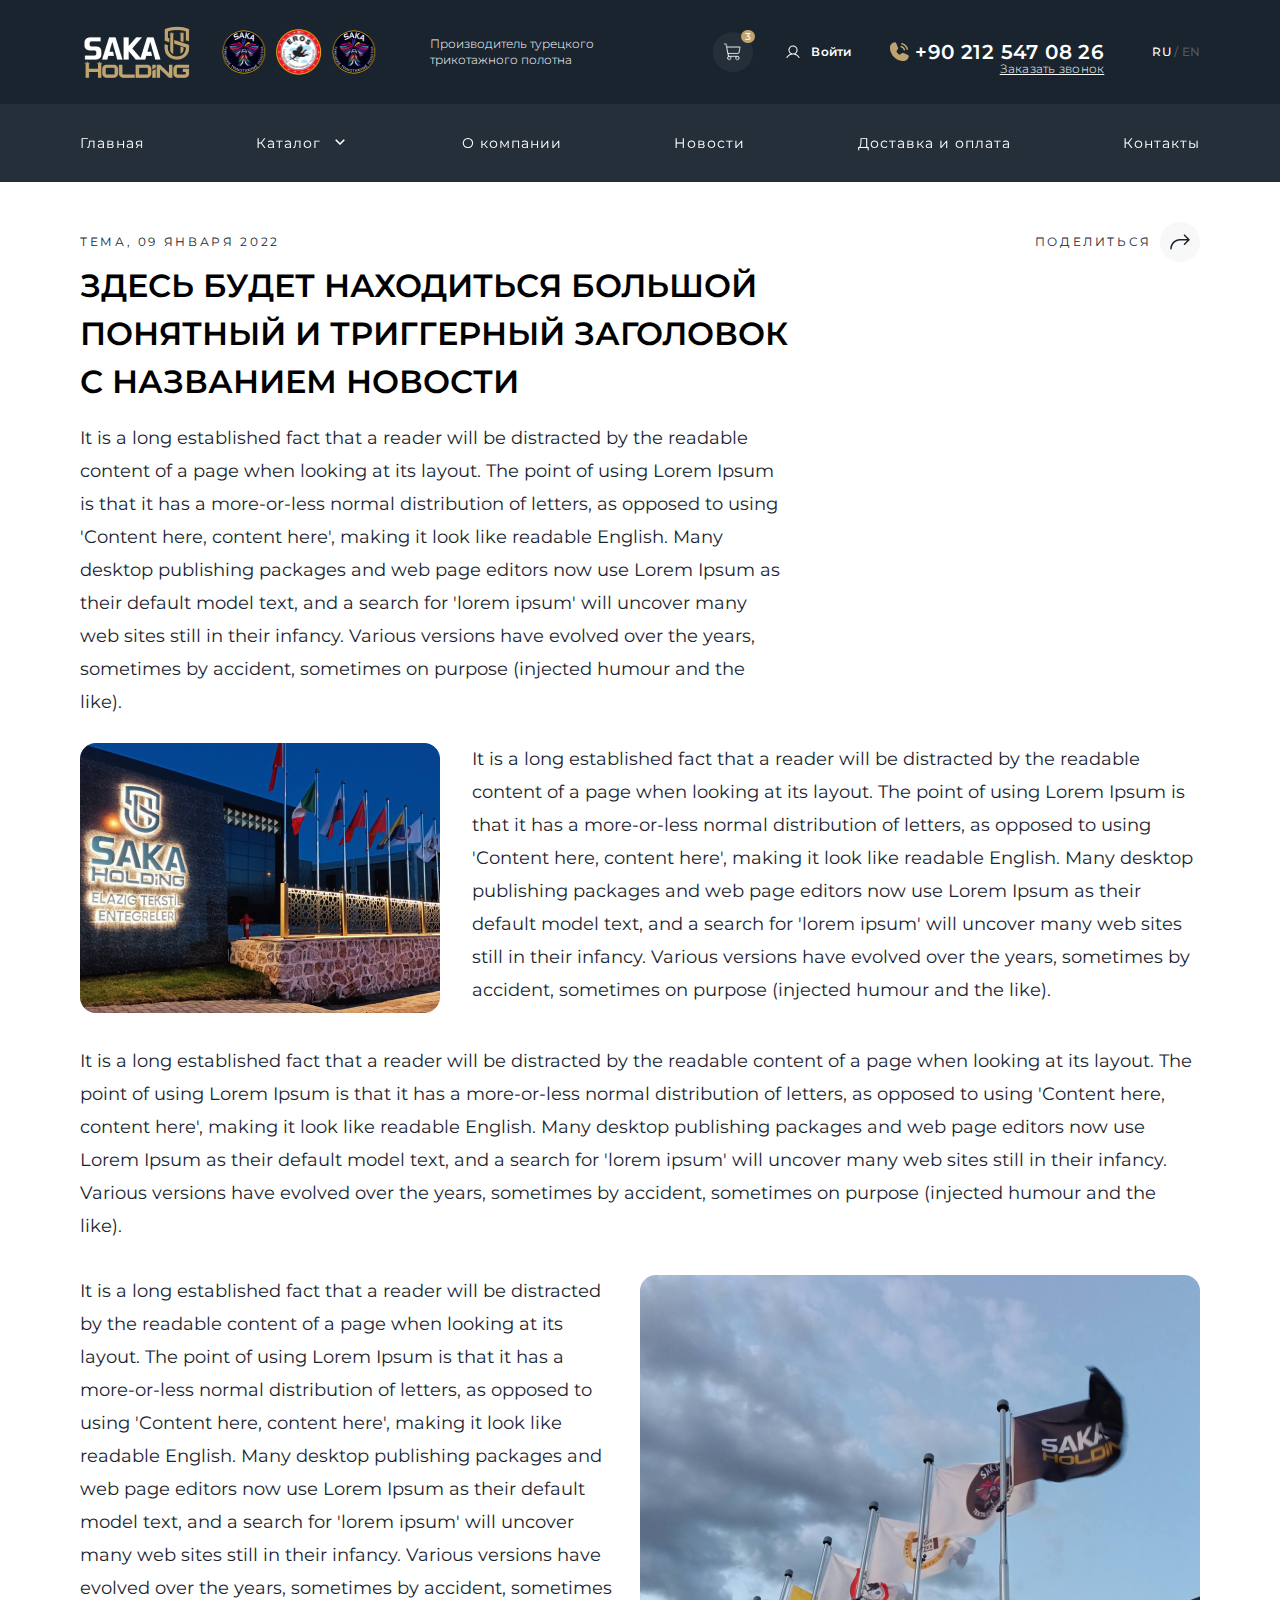
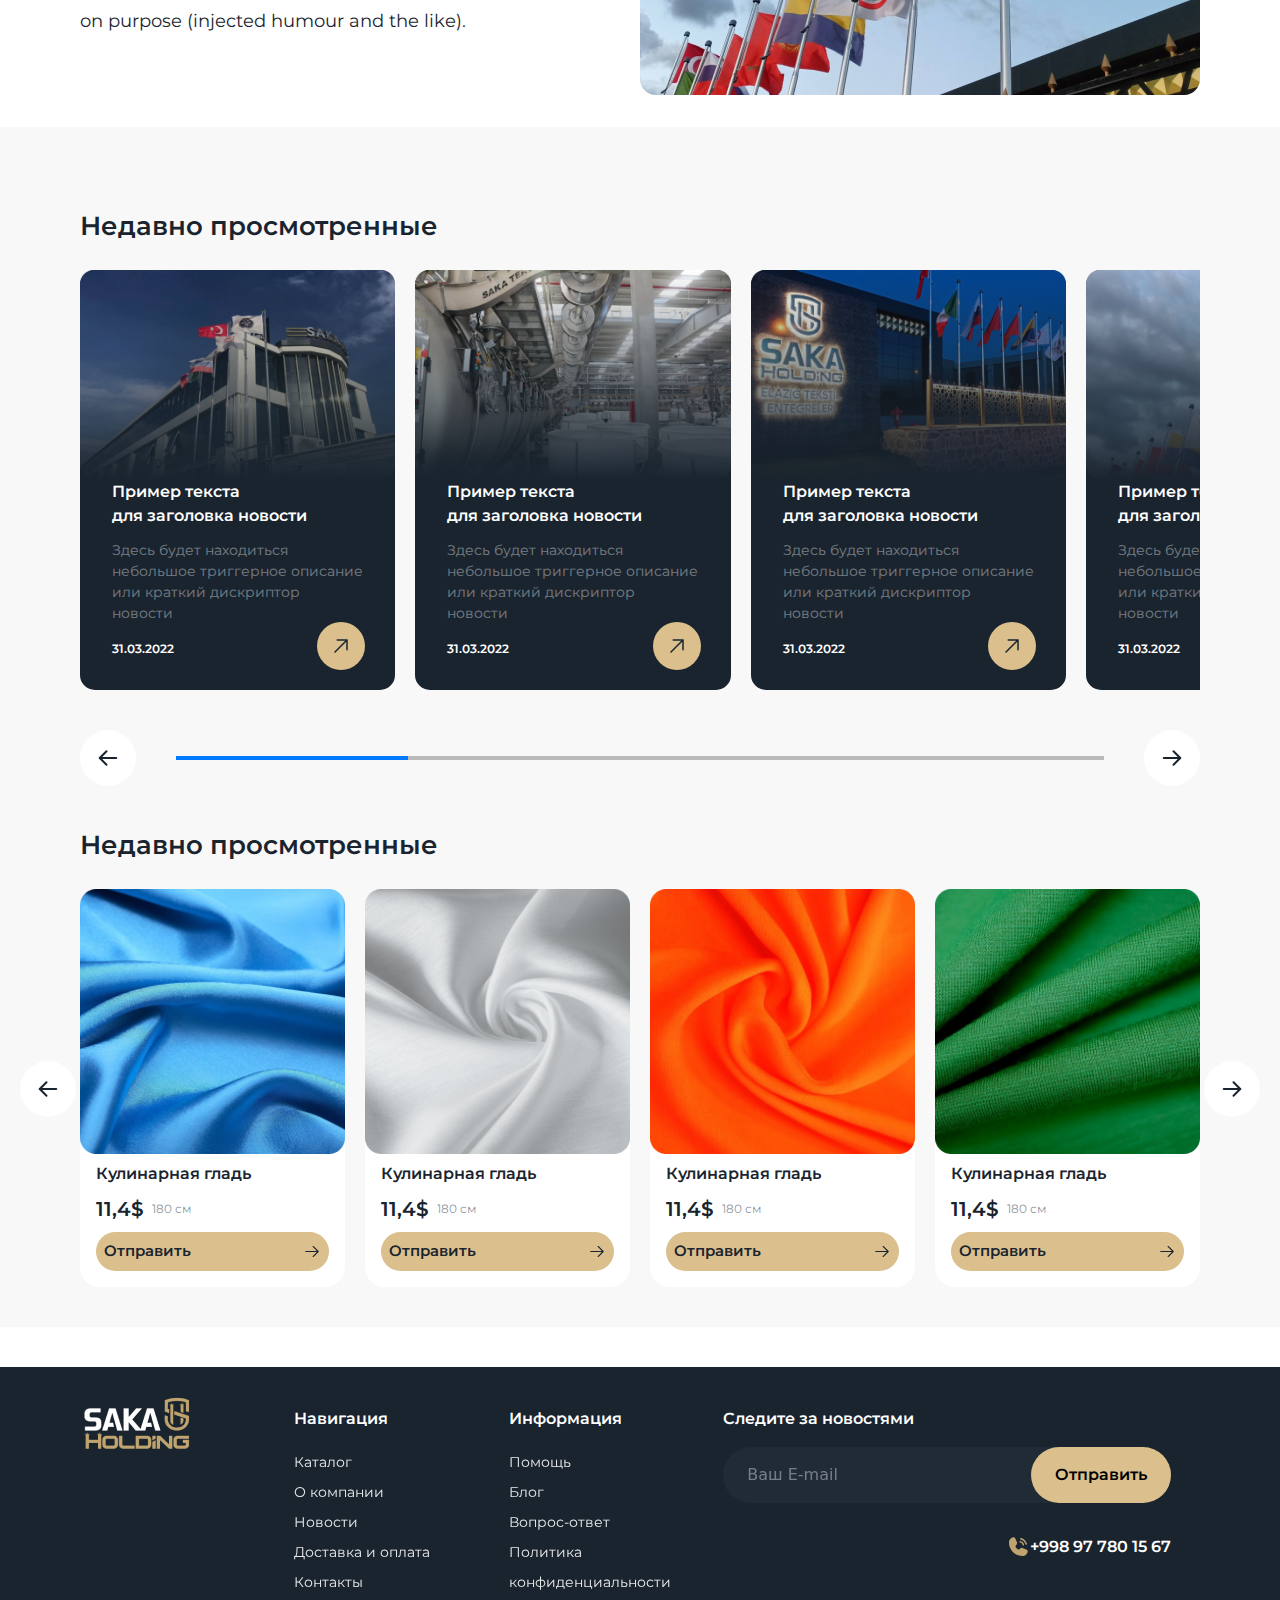
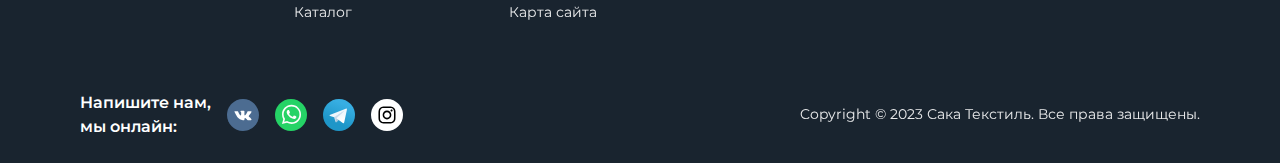
<file: article-page.html>
<!DOCTYPE html>
  <html lang="en">
  <head>
      <meta charset="UTF-8">
      <meta http-equiv="X-UA-Compatible" content="IE=edge">
      <meta name="viewport" content="width=device-width, initial-scale=1.0">
      <title>Document</title>
      <link rel="stylesheet" href="./project/css/style.css">
      <link rel="stylesheet" href="./project/plugins/swiper/swiper-bundle.min.css">
      <link rel="stylesheet" href="./project/plugins/icons/remixicon.css">
      <script src="./project/plugins/tailwind/tailwind.js"></script>
      <script src="./project/plugins/tailwind/tailwind.config.js"></script>
      <style>

    
      </style>
  </head>
  <body>
      <div class="wrapper">
        <nav class="relative z-10">
          <div class="bg-currentBlue py-5 ">
          <div class="container">
            <div class="flex justify-between items-center text-white">
              <div class="flex items-center gap-4 sm:gap-5">
                  <a href="#" title="Logo" class="w-[70px] h-9 xs:w-[86px] xs:h-[46px] sm:w-[120px] sm:h-[64px] block"><img src="./project/images/Navbar/Saka logo.png" alt="Logo" class="w-full h-full shrink-0"></a>
                  <div class="flex gap-[7px] items-center">
                    <a href="#" title="Saka" class="w-[34px] h-[34px] sm:w-[48px] sm:h-[48px] block"><img src="./project/images/Navbar/Saka circle logo (3).png" alt="Saka" class="w-full h-full shrink-0"></a>
                    <a href="#" title="Eros" class="w-[34px] h-[34px] sm:w-[48px] sm:h-[48px] block"><img src="./project/images/Navbar/Saka circle logo (2).png" alt="Eros" class="w-full h-full shrink-0"></a>
                    <a href="#" title="Tor Tex" class="w-[34px] h-[34px] sm:w-[48px] sm:h-[48px] block"><img src="./project/images/Navbar/Saka circle logo (3).png" alt="Tor Tex" class="w-full h-full shrink-0"></a>
                  </div>
                  <p class="montserrat-light text-xs hidden lg:block max-w-[200px] xl:ml-8 ">Производитель турецкого трикотажного полотна</p>
              </div>
              <div class="items-center hidden lg:flex">
                  <a href="#" title="Cart" class="w-10 h-10 rounded-full flex justify-center items-center bg-[#FFFFFF0D] relative cursor-pointer">
                    <img src="./project/images/Navbar/ShoppingCart.png" alt="Shopping Cart" class="w-5 h-5 shrink-0 text-white">
                    <div class="px-1 rounded-full bg-[#BFA470] text-[10px] shrink-0 montserrat-medium leading-13 tracking-[.2px] absolute -top-[2px] -right-[2px]">3</div>
                  </a>
                  <a href="#" class="flex items-center gap-2.5 mx-7 xl:mr-9 xl:ml-8">
                    <img src="./project/images/Navbar/User.png" alt="User Icon" class="w-4 h-4 shrink-0">
                    <span class="text-xs montserrat-semibold leading-13 tracking-[.24px]">Войти</span>
                  </a>
                  <div class="relative mr-6 xl:mr-[48px]">
                    <a href="tel:902125470826" class="flex items-center ">
                        <img src="./project/images/Navbar/PhoneCall.png" alt="Phone Call" class="w-6 h-6 shrink-0 mr-1">
                        <span class="text-xl montserrat-semibold leading-13 tracking-[.4px]">+90 212 547 08 26</span>
                    </a>
                    <a href="#" class="text-xs montserrat-light underline leading-13 tracking-[.24px] shrink-0 absolute right-0 -bottom-3">Заказать звонок</a>
                  </div>
                  <div class="text-xs montserrat-medium leading-13 tracking-[.24px] text-[#ffffff40]">
                    <span class="text-white">RU </span>/
                    <span class="">EN</span>
                  </div>
              </div>
              <div title="Menu" class=" w-8 h-8 lg:hidden block cursor-pointer" id="burger-btn"><img src="./project/images/Navbar/Burger nav.png" alt="Menu" class="w-full h-full shrink-0"></div>
            </div>
          </div>
          </div>
          <div class="bg-lightBlue py-6 opacity-95 hidden lg:block ">
            <div class="container">
              <div class="flex justify-between items-center text-white ">
                  <a href="./index.html" class="montserrat-normal text-sm leading-13 tracking-[0.98px] opacity-100">Главная</a>
                  <div class="flex gap-2.5 items-center">
                    <a href="./catalog.html" class="montserrat-normal text-sm leading-13 tracking-[0.98px] opacity-100">Каталог</a>
                    <button class="" id="nav-dropdown">
                        <i class="ri-arrow-down-s-line text-lg open-dropdown"></i>
                        <i class="ri-arrow-up-s-line text-lg close-dropdown hide-dropdown"></i></button>
                  </div>
                  <a href="./About-us.html" class="montserrat-normal text-sm leading-13 tracking-[0.98px] opacity-100">О компании</a>
                  <a href="./news.html" class="montserrat-normal text-sm leading-13 tracking-[0.98px] opacity-100">Новости</a>
                  <a href="./paymet-delivery.html" class="montserrat-normal text-sm leading-13 tracking-[0.98px] opacity-100">Доставка и оплата</a>
                  <a href="./contact.html" class="montserrat-normal text-sm leading-13 tracking-[0.98px] opacity-100">Контакты</a>
              </div>
            </div>
          </div>
          <div class="absolute w-[250px] left-[14%] top-[190px] hide-dropdown shadow-3xl z-[5]" id="dropdown-content">
            <div class=" p-4 bg-currentBlue text-white rounded-lg  flex flex-col gap-5 border-4 border-[#091f3299] ">
              <a href="#" class="montserrat-normal text-sm leading-13 tracking-[0.98px] opacity-100">Links</a>
              <a href="#" class="montserrat-normal text-sm leading-13 tracking-[0.98px] opacity-100">Links</a>
              <a href="#" class="montserrat-normal text-sm leading-13 tracking-[0.98px] opacity-100">Links</a>
            </div>
          </div>
          <div class="w-full h-screen fixed top-0 right-0 bg-[#19242fcc] hidden z-10" id="nav-banner"></div>
          <div class="w-full min-[360px]:w-[340px] bg-currentBlue lg:hidden text-white h-screen overflow-y-scroll fixed top-0 right-[-350px] z-20 duration-500" id="nav-menu">
            <div class="p-4 xs:p-6">
              <div class="flex justify-between items-center mb-3.5">
                  <a href="./index.html" title="Logo Saka"><img src="./project/images/Navbar/Saka logo.png" alt="Logo Saka" class="w-[120px] h-[64px] shrink-0 object-contain"></a>
                  <button class="text-white text-3xl xs:text-4xl sm:text-5xl" id="close-btn"><i class="ri-close-line"></i></button>
              </div>
              <div class="flex items-center gap-1 mb-3.5">
                  <a href="#"><img src="./project/images/Navbar/Saka circle logo (3).png" alt="Saka Logo" class="w-[28px] h-[28px] shrink-0 object-contain"></a>
                  <a href="#"><img src="./project/images/Navbar/Saka circle logo (2).png" alt="Eros Logo" class="w-[28px] h-[28px] shrink-0 object-contain"></a>
                  <a href="#"><img src="./project/images/Navbar/Saka circle logo (1).png" alt="Tor Tex Logo" class="w-[28px] h-[28px] shrink-0 object-contain"></a>
              </div>
              <div class="flex justify-between items-end mb-[66px]">
                  <p class="montserrat-light leading-13 text-[10px] tracking-[0.2px] max-w-[150px]">Производитель турецкого трикотажного полотна</p>
                  <div class="text-xs montserrat-medium leading-13 tracking-[.24px] text-[#ffffff40]">
                    <span class="text-white">RU </span>/
                    <span class="">EN</span>
                  </div>
              </div>
              <ul class="flex flex-col gap-[28px] mb-[50px]">
                  <li>
                    <a href="./index.html" class="montserrat-normal leading-13 tracking-[1.12px]">Главная</a>
                  </li>
                  <li class="">
                    <div class="flex items-center gap-1.5">
                        <a href="./catalog.html" class="montserrat-normal leading-13 tracking-[1.12px]">Каталог</a>
                        <button class="flex" id="accordion-btn">
                          <i class="ri-arrow-down-s-line text-xl" id="open-accordion"></i>
                          <i class="ri-arrow-up-s-line text-xl hide-dropdown" id="close-accordion"></i>
                        </button>
                    </div>
                    <div class="flex flex-col h-0 overflow-hidden duration-500 gap-2 mx-4" id="accordion-content">
                        <a href="#" class="montserrat-normal text-sm leading-13 tracking-[0.98px] opacity-100">Links</a>
                        <a href="#" class="montserrat-normal text-sm leading-13 tracking-[0.98px] opacity-100">Links</a>
                        <a href="#" class="montserrat-normal text-sm leading-13 tracking-[0.98px] opacity-100">Links</a>
                    </div>
                  </li>
                  <li>
                    <a href="./About-us.html" class="montserrat-normal leading-13 tracking-[1.12px]">О компании</a>
                  </li>
                  <li>
                    <a href="./news.html" class="montserrat-normal leading-13 tracking-[1.12px]">Новости</a>
                  </li>
                  <li>
                    <a href="./paymet-delivery.html" class="montserrat-normal leading-13 tracking-[1.12px]">Доставка и оплата</a>
                  </li>
                  <li>
                    <a href="./contact.html" class="montserrat-normal leading-13 tracking-[1.12px]">Контакты</a>
                  </li>
              </ul>
              <div>
                  <a href="tel:+90 212 547 08 26" class="mb-1 flex items-center">
                    <img src="./project/images/Navbar/PhoneCall.png" alt="PhoneCall Icon" class="w-6 h-6 shrink-0 mr-1">
                    <span class="text-xl montserrat-semibold leading-13 tracking-[.4px]">+90 212 547 08 26</span>
                  </a>
                  <a href="#" class="montserrat-light text-xs underline leading-13 tracking-[.24px] mt-[-2px] block">Заказать звонок</a>
              </div>
              <div class="flex items-center gap-8 mt-6">
                  <a href="#" title="Cart" class="w-10 h-10 rounded-full flex justify-center items-center bg-[#FFFFFF0D] relative">
                    <img src="./project/images/Navbar/ShoppingCart.png" alt="Shopping Cart" class="w-5 h-5 shrink-0 text-white">
                    <div class="px-1 rounded-full bg-[#BFA470] text-[10px] shrink-0 montserrat-medium leading-13 tracking-[.2px] absolute -top-[2px] -right-[2px]">3</div>
                  </a>
                  <a href="#" class="flex items-center gap-2.5 ">
                    <img src="./project/images/Navbar/User.png" alt="User Icon" class="w-4 h-4 shrink-0">
                    <span class="text-xs montserrat-semibold leading-13 tracking-[.24px]">Войти</span>
                  </a>
              </div>
            </div>
            <div class="bg-gold py-3 px-8 montserrat-bold text-currentBlue text-sm leading-13 tracking-[.98px]">АКЦИИ</div>
            <div class="px-6 xs:px-8 py-[30px] flex flex-col gap-[18px]">
              <a href="#" class="flex items-center gap-2.5">
                  <img src="./project/images/Navbar/cloth Icon (1).png" alt="Cloth" class="w-6 h-6 shrink-0">
                  <span class="text-[10px] montserrat-semibold leading-13 tracking-[.7px]">Кулинарная гладь</span>
              </a>
              <a href="#" class="flex items-center gap-2.5">
                  <img src="./project/images/Navbar/cloth Icon (2).png" alt="Cloth" class="w-6 h-6 shrink-0">
                  <span class="text-[10px] montserrat-semibold leading-13 tracking-[.7px]">Футер</span>
              </a>
              <a href="#" class="flex items-center gap-2.5">
                  <img src="./project/images/Navbar/cloth Icon (9).png" alt="Cloth" class="w-6 h-6 shrink-0">
                  <span class="text-[10px] montserrat-semibold leading-13 tracking-[.7px]">Кашкорсе, рибана</span>
              </a>
              <a href="#" class="flex items-center gap-2.5">
                  <img src="./project/images/Navbar/cloth Icon (3).png" alt="Cloth" class="w-6 h-6 shrink-0">
                  <span class="text-[10px] montserrat-semibold leading-13 tracking-[.7px]">Пике</span>
              </a>
              <a href="#" class="flex items-center gap-2.5">
                  <img src="./project/images/Navbar/cloth Icon (4).png" alt="Cloth" class="w-6 h-6 shrink-0">
                  <span class="text-[10px] montserrat-semibold leading-13 tracking-[.7px]">Интерлок</span>
              </a>
              <a href="#" class="flex items-center gap-2.5">
                  <img src="./project/images/Navbar/cloth Icon (5).png" alt="Cloth" class="w-6 h-6 shrink-0">
                  <span class="text-[10px] montserrat-semibold leading-13 tracking-[.7px]">Капитоний</span>
              </a>
              <a href="#" class="flex items-center gap-2.5">
                  <img src="./project/images/Navbar/cloth Icon (6).png" alt="Cloth" class="w-6 h-6 shrink-0">
                  <span class="text-[10px] montserrat-semibold leading-13 tracking-[.7px]">Селаник</span>
              </a>
              <a href="#" class="flex items-center gap-2.5">
                  <img src="./project/images/Navbar/cloth Icon (7).png" alt="Cloth" class="w-6 h-6 shrink-0">
                  <span class="text-[10px] montserrat-semibold leading-13 tracking-[.7px]">Велюр</span>
              </a>
              <a href="#" class="flex items-center gap-2.5">
                  <img src="./project/images/Navbar/cloth Icon (8).png" alt="Cloth" class="w-6 h-6 shrink-0">
                  <span class="text-[10px] montserrat-semibold leading-13 tracking-[.7px]">Вискоза</span>
              </a>
            </div>
          </div>
        </nav>
        <div class=" mt-10 container">
          <div class="Breadcrumb montserrat-normal leading-[151.4%] tracking-[2.64px] text-xs uppercase flex justify-between items-center gap-x-5 gap-y-1 text-[#18272e40]">
            <p class="text-currentBlue">Тема, 09 января 2022</p>
            <div class="flex items-center gap-2 ">
              <p class="text-currentBlue">поделиться</p>
              <a href="#" class="bg-currentGray p-2 rounded-full">
                <svg xmlns="http://www.w3.org/2000/svg" width="24" height="24" viewBox="0 0 24 24" fill="none">
                  <path d="M21.5797 10.2258C21.5882 10.2154 21.5957 10.2045 21.6036 10.1938C21.6102 10.1848 21.6172 10.1761 21.6234 10.1669C21.6314 10.155 21.6383 10.1427 21.6455 10.1305C21.6507 10.1217 21.6563 10.113 21.6612 10.104C21.6677 10.0918 21.6732 10.0794 21.679 10.067C21.6836 10.0571 21.6885 10.0475 21.6927 10.0374C21.6976 10.0255 21.7016 10.0134 21.7059 10.0013C21.7099 9.99025 21.7141 9.97933 21.7176 9.96802C21.7212 9.95594 21.7239 9.94367 21.727 9.93145C21.7298 9.91991 21.7331 9.90856 21.7354 9.89682C21.7382 9.88263 21.74 9.86828 21.742 9.85397C21.7433 9.84404 21.7453 9.83428 21.7463 9.82424C21.7512 9.77486 21.7512 9.72512 21.7463 9.67574C21.7453 9.66569 21.7433 9.65594 21.742 9.64601C21.74 9.6317 21.7382 9.61735 21.7354 9.60316C21.7331 9.59142 21.7298 9.58007 21.727 9.56853C21.7239 9.55631 21.7212 9.54404 21.7176 9.53196C21.7141 9.52065 21.7099 9.50974 21.7059 9.49866C21.7016 9.4866 21.6976 9.47449 21.6927 9.46263C21.6885 9.45251 21.6836 9.44283 21.679 9.43294C21.6732 9.42059 21.6677 9.40814 21.6612 9.39603C21.6563 9.38694 21.6507 9.37833 21.6455 9.3695C21.6383 9.35727 21.6313 9.34496 21.6234 9.3331C21.6172 9.32383 21.6102 9.31518 21.6036 9.30621C21.5957 9.29548 21.5882 9.28458 21.5797 9.27419C21.5688 9.26096 21.557 9.24853 21.5452 9.23608C21.5401 9.23068 21.5357 9.22491 21.5304 9.21962L17.0304 4.71962C16.8897 4.57896 16.6989 4.49994 16.5 4.49994C16.3011 4.49994 16.1103 4.57896 15.9696 4.71962C15.829 4.86029 15.75 5.05106 15.75 5.24999C15.75 5.44891 15.829 5.63969 15.9696 5.78035L19.1893 8.99999H12C9.41504 9.00292 6.93679 10.0311 5.10894 11.8589C3.28109 13.6868 2.25293 16.165 2.25 18.75C2.25 18.9489 2.32902 19.1397 2.46967 19.2803C2.61032 19.421 2.80109 19.5 3 19.5C3.19891 19.5 3.38968 19.421 3.53033 19.2803C3.67098 19.1397 3.75 18.9489 3.75 18.75C3.75247 16.5627 4.62246 14.4657 6.1691 12.9191C7.71574 11.3725 9.81272 10.5025 12 10.5H19.1893L15.9696 13.7196C15.829 13.8603 15.75 14.0511 15.75 14.25C15.75 14.4489 15.829 14.6397 15.9696 14.7804C16.1103 14.921 16.3011 15 16.5 15C16.6989 15 16.8897 14.921 17.0304 14.7804L21.5304 10.2804C21.5357 10.2751 21.5401 10.2693 21.5452 10.2639C21.557 10.2515 21.5688 10.239 21.5797 10.2258Z" fill="#19242F"/>
                  </svg>
              </a>  
            </div>
         </div>
        </div>
        <section>
          <div class="container">
            <div class="w-full lg:w-[710px]">
              <p class="text-[32px] montserrat-semibold">
                ЗДЕСЬ БУДЕТ НАХОДИТЬСЯ БОЛЬШОЙ ПОНЯТНЫЙ И ТРИГГЕРНЫЙ ЗАГОЛОВОК С НАЗВАНИЕМ НОВОСТИ  
              </p>
              <p class="text-currentBlue montserrat-normal text-[18px] leading-[33px] mt-4">
                It is a long established fact that a reader will be distracted by the readable content of a page when looking at its layout. The point of using Lorem Ipsum is that it has a more-or-less normal distribution of letters, as opposed to using 'Content here, content here', making it look like readable English. Many desktop publishing packages and web page editors now use Lorem Ipsum as their default model text, and a search for 'lorem ipsum' will uncover many web sites still in their infancy. Various versions have evolved over the years, sometimes by accident, sometimes on purpose (injected humour and the like).
              </p>
            </div>
            <div class="mt-6 sm:flex gap-8">
                <img class="h-full w-full mb-6 sm:mb-0" src="./project/images/article-page-section-1-1.png" alt="">      
                <p class="text-currentBlue montserrat-normal text-[18px] leading-[33px] ">
                  It is a long established fact that a reader will be distracted by the readable content of a page when looking at its layout. The point of using Lorem Ipsum is that it has a more-or-less normal distribution of letters, as opposed to using 'Content here, content here', making it look like readable English. Many desktop publishing packages and web page editors now use Lorem Ipsum as their default model text, and a search for 'lorem ipsum' will uncover many web sites still in their infancy. Various versions have evolved over the years, sometimes by accident, sometimes on purpose (injected humour and the like).
                </p>
            </div>
            <p class="text-currentBlue montserrat-normal text-[18px] leading-[33px] mt-6 sm:mt-8">
              It is a long established fact that a reader will be distracted by the readable content of a page when looking at its layout. The point of using Lorem Ipsum is that it has a more-or-less normal distribution of letters, as opposed to using 'Content here, content here', making it look like readable English. Many desktop publishing packages and web page editors now use Lorem Ipsum as their default model text, and a search for 'lorem ipsum' will uncover many web sites still in their infancy. Various versions have evolved over the years, sometimes by accident, sometimes on purpose (injected humour and the like).
            </p>
            <div class="lg:flex mt-6 gap-6 sm:mt-8">
              <p class="text-currentBlue montserrat-normal gap-4 text-[18px] leading-[33px] ">
                It is a long established fact that a reader will be distracted by the readable content of a page when looking at its layout. The point of using Lorem Ipsum is that it has a more-or-less normal distribution of letters, as opposed to using 'Content here, content here', making it look like readable English. Many desktop publishing packages and web page editors now use Lorem Ipsum as their default model text, and a search for 'lorem ipsum' will uncover many web sites still in their infancy. Various versions have evolved over the years, sometimes by accident, sometimes on purpose (injected humour and the like).
              </p>
              <img class="h-full w-full mt-6 lg:mt-0" src="./project/images/article-page-section-1-2.png" alt="">
            </div>
          </div>
        </section>
          <section class="bg-[#F8F8F8] lg:block hidden color-swiper pt-10 pb-14 mt-8" >
            <div class="container ">
              <div class="relative">
                <p class="text-[26px] pt-10 pb-6 text-currentBlue montserrat-semibold">Недавно просмотренные</p>
                <div class="">
                  <div class="swiper mySwiper-2 ">
                    <div class="swiper-wrapper">

                      <div class=" swiper-slide">
                        <div class=" px-6 sm:px-0">
                          <div class="relative bg-currentBlue h-full w-full    rounded-[15px] ">
                            <a href="#" class="absolute bottom-[20px] end-[30px] bg-gold rounded-full p-3">
                                <svg xmlns="http://www.w3.org/2000/svg" width="24" height="24" viewBox="0 0 24 24" fill="none">
                            <path d="M18.7499 5.99794C18.7498 5.97395 18.7486 5.94999 18.7463 5.92607C18.7452 5.91476 18.7431 5.90378 18.7415 5.89261C18.7396 5.87951 18.7381 5.86642 18.7355 5.85347C18.733 5.84079 18.7295 5.82852 18.7263 5.81607C18.7235 5.80481 18.721 5.7935 18.7176 5.78233C18.7139 5.77011 18.7094 5.75834 18.7051 5.7464C18.7011 5.73523 18.6975 5.72401 18.6929 5.71302C18.6883 5.70199 18.6829 5.69146 18.6779 5.6807C18.6725 5.66921 18.6674 5.65763 18.6613 5.64642C18.6559 5.6363 18.6498 5.62673 18.6439 5.61689C18.6373 5.60572 18.6309 5.59436 18.6236 5.58347C18.6165 5.57285 18.6086 5.56282 18.6009 5.55262C18.5939 5.54323 18.5874 5.53362 18.5799 5.52446C18.5659 5.50748 18.5511 5.49123 18.5357 5.47553C18.5338 5.4736 18.5322 5.47154 18.5303 5.46962C18.5282 5.46751 18.5258 5.46573 18.5237 5.46362C18.5082 5.44851 18.4922 5.43382 18.4755 5.42004C18.4665 5.41267 18.457 5.40622 18.4477 5.3993C18.4374 5.39157 18.4272 5.38355 18.4165 5.37632C18.4058 5.36918 18.3947 5.363 18.3838 5.35646C18.3737 5.35041 18.3638 5.3441 18.3535 5.33856C18.3426 5.33275 18.3314 5.32785 18.3203 5.32258C18.3092 5.31732 18.2982 5.31178 18.2868 5.30702C18.2763 5.30272 18.2657 5.29924 18.255 5.29544C18.2425 5.29091 18.2302 5.2861 18.2174 5.28225C18.2072 5.27914 18.1968 5.27694 18.1864 5.27429C18.173 5.27085 18.1598 5.26714 18.1461 5.26444C18.1348 5.2622 18.1233 5.26092 18.1119 5.25922C18.0991 5.2573 18.0865 5.25497 18.0735 5.25368C18.0546 5.25185 18.0356 5.25121 18.0166 5.2508C18.011 5.25073 18.0056 5.25 18 5.25H8.25002C8.0511 5.25 7.86034 5.32902 7.71969 5.46967C7.57904 5.61032 7.50002 5.80109 7.50002 6C7.50002 6.19891 7.57904 6.38968 7.71969 6.53033C7.86034 6.67098 8.0511 6.75 8.25002 6.75H16.1893L5.4697 17.4696C5.32904 17.6103 5.25001 17.8011 5.25 18C5.24999 18.1989 5.329 18.3897 5.46965 18.5303C5.6103 18.671 5.80107 18.75 5.99998 18.75C6.1989 18.75 6.38967 18.671 6.53034 18.5304L17.25 7.81069V15.75C17.25 15.9489 17.329 16.1397 17.4697 16.2803C17.6103 16.421 17.8011 16.5 18 16.5C18.1989 16.5 18.3897 16.421 18.5303 16.2803C18.671 16.1397 18.75 15.9489 18.75 15.75V6L18.7499 5.99794Z" fill="#19242F"/>
                            </svg>
                            </a>
                            <img class="w-full" src="./project/images/index-section-2-1.png" alt="" />
                            <div class="pb-4 md:pb-6 px-4 md:px-6 lg:px-8 lg:pb-8">
                                <p class="montserrat-semibold  text-[20px] xs:text-[15px] md:text-[16px]   text-white  ">
                                Пример текста <br> для заголовка новости
                                </p>
                                <p class="montserrat-normal mt-3 tracking-[151.4%] text-white opacity-[0.4] text-[14px] font-light">Здесь будет находиться небольшое триггерное описание или краткий дискриптор новости</p>
                                <p class="text-white text-[12px] montserrat-semibold mt-4">31.03.2022</p>
                            </div>
                            </div>
                        </div>
                      </div>
                      <div class=" swiper-slide">
                        <div class=" px-6 sm:px-0">
                          <div class="relative bg-currentBlue h-full w-full    rounded-[15px] ">
                            <a href="#" class="absolute bottom-[20px] end-[30px] bg-gold rounded-full p-3">
                                <svg xmlns="http://www.w3.org/2000/svg" width="24" height="24" viewBox="0 0 24 24" fill="none">
                            <path d="M18.7499 5.99794C18.7498 5.97395 18.7486 5.94999 18.7463 5.92607C18.7452 5.91476 18.7431 5.90378 18.7415 5.89261C18.7396 5.87951 18.7381 5.86642 18.7355 5.85347C18.733 5.84079 18.7295 5.82852 18.7263 5.81607C18.7235 5.80481 18.721 5.7935 18.7176 5.78233C18.7139 5.77011 18.7094 5.75834 18.7051 5.7464C18.7011 5.73523 18.6975 5.72401 18.6929 5.71302C18.6883 5.70199 18.6829 5.69146 18.6779 5.6807C18.6725 5.66921 18.6674 5.65763 18.6613 5.64642C18.6559 5.6363 18.6498 5.62673 18.6439 5.61689C18.6373 5.60572 18.6309 5.59436 18.6236 5.58347C18.6165 5.57285 18.6086 5.56282 18.6009 5.55262C18.5939 5.54323 18.5874 5.53362 18.5799 5.52446C18.5659 5.50748 18.5511 5.49123 18.5357 5.47553C18.5338 5.4736 18.5322 5.47154 18.5303 5.46962C18.5282 5.46751 18.5258 5.46573 18.5237 5.46362C18.5082 5.44851 18.4922 5.43382 18.4755 5.42004C18.4665 5.41267 18.457 5.40622 18.4477 5.3993C18.4374 5.39157 18.4272 5.38355 18.4165 5.37632C18.4058 5.36918 18.3947 5.363 18.3838 5.35646C18.3737 5.35041 18.3638 5.3441 18.3535 5.33856C18.3426 5.33275 18.3314 5.32785 18.3203 5.32258C18.3092 5.31732 18.2982 5.31178 18.2868 5.30702C18.2763 5.30272 18.2657 5.29924 18.255 5.29544C18.2425 5.29091 18.2302 5.2861 18.2174 5.28225C18.2072 5.27914 18.1968 5.27694 18.1864 5.27429C18.173 5.27085 18.1598 5.26714 18.1461 5.26444C18.1348 5.2622 18.1233 5.26092 18.1119 5.25922C18.0991 5.2573 18.0865 5.25497 18.0735 5.25368C18.0546 5.25185 18.0356 5.25121 18.0166 5.2508C18.011 5.25073 18.0056 5.25 18 5.25H8.25002C8.0511 5.25 7.86034 5.32902 7.71969 5.46967C7.57904 5.61032 7.50002 5.80109 7.50002 6C7.50002 6.19891 7.57904 6.38968 7.71969 6.53033C7.86034 6.67098 8.0511 6.75 8.25002 6.75H16.1893L5.4697 17.4696C5.32904 17.6103 5.25001 17.8011 5.25 18C5.24999 18.1989 5.329 18.3897 5.46965 18.5303C5.6103 18.671 5.80107 18.75 5.99998 18.75C6.1989 18.75 6.38967 18.671 6.53034 18.5304L17.25 7.81069V15.75C17.25 15.9489 17.329 16.1397 17.4697 16.2803C17.6103 16.421 17.8011 16.5 18 16.5C18.1989 16.5 18.3897 16.421 18.5303 16.2803C18.671 16.1397 18.75 15.9489 18.75 15.75V6L18.7499 5.99794Z" fill="#19242F"/>
                            </svg>
                            </a>
                            <img class="w-full" src="./project/images/index-section-2-2.png" alt="" />
                            <div class="pb-4 md:pb-6 px-4 md:px-6 lg:px-8 lg:pb-8">
                                <p class="montserrat-semibold text-currentBlue text-[20px] xs:text-[15px] md:text-[16px]   text-white  ">
                                Пример текста <br> для заголовка новости
                                </p>
                                <p class="montserrat-normal mt-3 tracking-[151.4%] text-white opacity-[0.4] text-[14px] font-light">Здесь будет находиться небольшое триггерное описание или краткий дискриптор новости</p>
                                <p class="text-white text-[12px] montserrat-semibold mt-4">31.03.2022</p>
                            </div>
                            </div>
                        </div>
                      </div>
                      <div class=" swiper-slide">
                        <div class=" px-6 sm:px-0">
                          <div class="relative bg-currentBlue h-full w-full    rounded-[15px] ">
                            <a href="#" class="absolute bottom-[20px] end-[30px] bg-gold rounded-full p-3">
                                <svg xmlns="http://www.w3.org/2000/svg" width="24" height="24" viewBox="0 0 24 24" fill="none">
                            <path d="M18.7499 5.99794C18.7498 5.97395 18.7486 5.94999 18.7463 5.92607C18.7452 5.91476 18.7431 5.90378 18.7415 5.89261C18.7396 5.87951 18.7381 5.86642 18.7355 5.85347C18.733 5.84079 18.7295 5.82852 18.7263 5.81607C18.7235 5.80481 18.721 5.7935 18.7176 5.78233C18.7139 5.77011 18.7094 5.75834 18.7051 5.7464C18.7011 5.73523 18.6975 5.72401 18.6929 5.71302C18.6883 5.70199 18.6829 5.69146 18.6779 5.6807C18.6725 5.66921 18.6674 5.65763 18.6613 5.64642C18.6559 5.6363 18.6498 5.62673 18.6439 5.61689C18.6373 5.60572 18.6309 5.59436 18.6236 5.58347C18.6165 5.57285 18.6086 5.56282 18.6009 5.55262C18.5939 5.54323 18.5874 5.53362 18.5799 5.52446C18.5659 5.50748 18.5511 5.49123 18.5357 5.47553C18.5338 5.4736 18.5322 5.47154 18.5303 5.46962C18.5282 5.46751 18.5258 5.46573 18.5237 5.46362C18.5082 5.44851 18.4922 5.43382 18.4755 5.42004C18.4665 5.41267 18.457 5.40622 18.4477 5.3993C18.4374 5.39157 18.4272 5.38355 18.4165 5.37632C18.4058 5.36918 18.3947 5.363 18.3838 5.35646C18.3737 5.35041 18.3638 5.3441 18.3535 5.33856C18.3426 5.33275 18.3314 5.32785 18.3203 5.32258C18.3092 5.31732 18.2982 5.31178 18.2868 5.30702C18.2763 5.30272 18.2657 5.29924 18.255 5.29544C18.2425 5.29091 18.2302 5.2861 18.2174 5.28225C18.2072 5.27914 18.1968 5.27694 18.1864 5.27429C18.173 5.27085 18.1598 5.26714 18.1461 5.26444C18.1348 5.2622 18.1233 5.26092 18.1119 5.25922C18.0991 5.2573 18.0865 5.25497 18.0735 5.25368C18.0546 5.25185 18.0356 5.25121 18.0166 5.2508C18.011 5.25073 18.0056 5.25 18 5.25H8.25002C8.0511 5.25 7.86034 5.32902 7.71969 5.46967C7.57904 5.61032 7.50002 5.80109 7.50002 6C7.50002 6.19891 7.57904 6.38968 7.71969 6.53033C7.86034 6.67098 8.0511 6.75 8.25002 6.75H16.1893L5.4697 17.4696C5.32904 17.6103 5.25001 17.8011 5.25 18C5.24999 18.1989 5.329 18.3897 5.46965 18.5303C5.6103 18.671 5.80107 18.75 5.99998 18.75C6.1989 18.75 6.38967 18.671 6.53034 18.5304L17.25 7.81069V15.75C17.25 15.9489 17.329 16.1397 17.4697 16.2803C17.6103 16.421 17.8011 16.5 18 16.5C18.1989 16.5 18.3897 16.421 18.5303 16.2803C18.671 16.1397 18.75 15.9489 18.75 15.75V6L18.7499 5.99794Z" fill="#19242F"/>
                            </svg>
                            </a>
                            <img class="w-full" src="./project/images/index-section-2-3.png" alt="" />
                            <div class="pb-4 md:pb-6 px-4 md:px-6 lg:px-8 lg:pb-8">
                                <p class="montserrat-semibold text-currentBlue text-[20px] xs:text-[15px] md:text-[16px]   text-white  ">
                                Пример текста <br> для заголовка новости
                                </p>
                                <p class="montserrat-normal mt-3 tracking-[151.4%] text-white opacity-[0.4] text-[14px] font-light">Здесь будет находиться небольшое триггерное описание или краткий дискриптор новости</p>
                                <p class="text-white text-[12px] montserrat-semibold mt-4">31.03.2022</p>
                            </div>
                            </div>
                        </div>
                      </div>
                      <div class=" swiper-slide">
                        <div class=" px-6 sm:px-0">
                          <div class="relative bg-currentBlue h-full w-full    rounded-[15px] ">
                            <a href="#" class="absolute bottom-[20px] end-[30px] bg-gold rounded-full p-3">
                                <svg xmlns="http://www.w3.org/2000/svg" width="24" height="24" viewBox="0 0 24 24" fill="none">
                            <path d="M18.7499 5.99794C18.7498 5.97395 18.7486 5.94999 18.7463 5.92607C18.7452 5.91476 18.7431 5.90378 18.7415 5.89261C18.7396 5.87951 18.7381 5.86642 18.7355 5.85347C18.733 5.84079 18.7295 5.82852 18.7263 5.81607C18.7235 5.80481 18.721 5.7935 18.7176 5.78233C18.7139 5.77011 18.7094 5.75834 18.7051 5.7464C18.7011 5.73523 18.6975 5.72401 18.6929 5.71302C18.6883 5.70199 18.6829 5.69146 18.6779 5.6807C18.6725 5.66921 18.6674 5.65763 18.6613 5.64642C18.6559 5.6363 18.6498 5.62673 18.6439 5.61689C18.6373 5.60572 18.6309 5.59436 18.6236 5.58347C18.6165 5.57285 18.6086 5.56282 18.6009 5.55262C18.5939 5.54323 18.5874 5.53362 18.5799 5.52446C18.5659 5.50748 18.5511 5.49123 18.5357 5.47553C18.5338 5.4736 18.5322 5.47154 18.5303 5.46962C18.5282 5.46751 18.5258 5.46573 18.5237 5.46362C18.5082 5.44851 18.4922 5.43382 18.4755 5.42004C18.4665 5.41267 18.457 5.40622 18.4477 5.3993C18.4374 5.39157 18.4272 5.38355 18.4165 5.37632C18.4058 5.36918 18.3947 5.363 18.3838 5.35646C18.3737 5.35041 18.3638 5.3441 18.3535 5.33856C18.3426 5.33275 18.3314 5.32785 18.3203 5.32258C18.3092 5.31732 18.2982 5.31178 18.2868 5.30702C18.2763 5.30272 18.2657 5.29924 18.255 5.29544C18.2425 5.29091 18.2302 5.2861 18.2174 5.28225C18.2072 5.27914 18.1968 5.27694 18.1864 5.27429C18.173 5.27085 18.1598 5.26714 18.1461 5.26444C18.1348 5.2622 18.1233 5.26092 18.1119 5.25922C18.0991 5.2573 18.0865 5.25497 18.0735 5.25368C18.0546 5.25185 18.0356 5.25121 18.0166 5.2508C18.011 5.25073 18.0056 5.25 18 5.25H8.25002C8.0511 5.25 7.86034 5.32902 7.71969 5.46967C7.57904 5.61032 7.50002 5.80109 7.50002 6C7.50002 6.19891 7.57904 6.38968 7.71969 6.53033C7.86034 6.67098 8.0511 6.75 8.25002 6.75H16.1893L5.4697 17.4696C5.32904 17.6103 5.25001 17.8011 5.25 18C5.24999 18.1989 5.329 18.3897 5.46965 18.5303C5.6103 18.671 5.80107 18.75 5.99998 18.75C6.1989 18.75 6.38967 18.671 6.53034 18.5304L17.25 7.81069V15.75C17.25 15.9489 17.329 16.1397 17.4697 16.2803C17.6103 16.421 17.8011 16.5 18 16.5C18.1989 16.5 18.3897 16.421 18.5303 16.2803C18.671 16.1397 18.75 15.9489 18.75 15.75V6L18.7499 5.99794Z" fill="#19242F"/>
                            </svg>
                            </a>
                            <img class="w-full" src="./project/images/index-section-2-4.png" alt="" />
                            <div class="pb-4 md:pb-6 px-4 md:px-6 lg:px-8 lg:pb-8">
                                <p class="montserrat-semibold text-currentBlue text-[20px] xs:text-[15px] md:text-[16px]   text-white  ">
                                Пример текста <br> для заголовка новости
                                </p>
                                <p class="montserrat-normal mt-3 tracking-[151.4%] text-white opacity-[0.4] text-[14px] font-light">Здесь будет находиться небольшое триггерное описание или краткий дискриптор новости</p>
                                <p class="text-white text-[12px] montserrat-semibold mt-4">31.03.2022</p>
                            </div>
                            </div>
                        </div>
                      </div>
                      <div class=" swiper-slide">
                        <div class=" px-6 sm:px-0">
                          <div class="relative bg-currentBlue h-full w-full    rounded-[15px] ">
                            <a href="#" class="absolute bottom-[20px] end-[30px] bg-gold rounded-full p-3">
                                <svg xmlns="http://www.w3.org/2000/svg" width="24" height="24" viewBox="0 0 24 24" fill="none">
                            <path d="M18.7499 5.99794C18.7498 5.97395 18.7486 5.94999 18.7463 5.92607C18.7452 5.91476 18.7431 5.90378 18.7415 5.89261C18.7396 5.87951 18.7381 5.86642 18.7355 5.85347C18.733 5.84079 18.7295 5.82852 18.7263 5.81607C18.7235 5.80481 18.721 5.7935 18.7176 5.78233C18.7139 5.77011 18.7094 5.75834 18.7051 5.7464C18.7011 5.73523 18.6975 5.72401 18.6929 5.71302C18.6883 5.70199 18.6829 5.69146 18.6779 5.6807C18.6725 5.66921 18.6674 5.65763 18.6613 5.64642C18.6559 5.6363 18.6498 5.62673 18.6439 5.61689C18.6373 5.60572 18.6309 5.59436 18.6236 5.58347C18.6165 5.57285 18.6086 5.56282 18.6009 5.55262C18.5939 5.54323 18.5874 5.53362 18.5799 5.52446C18.5659 5.50748 18.5511 5.49123 18.5357 5.47553C18.5338 5.4736 18.5322 5.47154 18.5303 5.46962C18.5282 5.46751 18.5258 5.46573 18.5237 5.46362C18.5082 5.44851 18.4922 5.43382 18.4755 5.42004C18.4665 5.41267 18.457 5.40622 18.4477 5.3993C18.4374 5.39157 18.4272 5.38355 18.4165 5.37632C18.4058 5.36918 18.3947 5.363 18.3838 5.35646C18.3737 5.35041 18.3638 5.3441 18.3535 5.33856C18.3426 5.33275 18.3314 5.32785 18.3203 5.32258C18.3092 5.31732 18.2982 5.31178 18.2868 5.30702C18.2763 5.30272 18.2657 5.29924 18.255 5.29544C18.2425 5.29091 18.2302 5.2861 18.2174 5.28225C18.2072 5.27914 18.1968 5.27694 18.1864 5.27429C18.173 5.27085 18.1598 5.26714 18.1461 5.26444C18.1348 5.2622 18.1233 5.26092 18.1119 5.25922C18.0991 5.2573 18.0865 5.25497 18.0735 5.25368C18.0546 5.25185 18.0356 5.25121 18.0166 5.2508C18.011 5.25073 18.0056 5.25 18 5.25H8.25002C8.0511 5.25 7.86034 5.32902 7.71969 5.46967C7.57904 5.61032 7.50002 5.80109 7.50002 6C7.50002 6.19891 7.57904 6.38968 7.71969 6.53033C7.86034 6.67098 8.0511 6.75 8.25002 6.75H16.1893L5.4697 17.4696C5.32904 17.6103 5.25001 17.8011 5.25 18C5.24999 18.1989 5.329 18.3897 5.46965 18.5303C5.6103 18.671 5.80107 18.75 5.99998 18.75C6.1989 18.75 6.38967 18.671 6.53034 18.5304L17.25 7.81069V15.75C17.25 15.9489 17.329 16.1397 17.4697 16.2803C17.6103 16.421 17.8011 16.5 18 16.5C18.1989 16.5 18.3897 16.421 18.5303 16.2803C18.671 16.1397 18.75 15.9489 18.75 15.75V6L18.7499 5.99794Z" fill="#19242F"/>
                            </svg>
                            </a>
                            <img class="w-full" src="./project/images/index-section-2-5.png" alt="" />
                            <div class="pb-4 md:pb-6 px-4 md:px-6 lg:px-8 lg:pb-8">
                                <p class="montserrat-semibold text-currentBlue text-[20px] xs:text-[15px] md:text-[16px]   text-white  ">
                                Пример текста <br> для заголовка новости
                                </p>
                                <p class="montserrat-normal mt-3 tracking-[151.4%] text-white opacity-[0.4] text-[14px] font-light">Здесь будет находиться небольшое триггерное описание или краткий дискриптор новости</p>
                                <p class="text-white text-[12px] montserrat-semibold mt-4">31.03.2022</p>
                            </div>
                            </div>
                        </div>
                      </div>
                      <div class=" swiper-slide">
                        <div class=" px-6 sm:px-0">
                          <div class="relative bg-currentBlue h-full w-full    rounded-[15px] ">
                            <a href="#" class="absolute bottom-[20px] end-[30px] bg-gold rounded-full p-3">
                                <svg xmlns="http://www.w3.org/2000/svg" width="24" height="24" viewBox="0 0 24 24" fill="none">
                            <path d="M18.7499 5.99794C18.7498 5.97395 18.7486 5.94999 18.7463 5.92607C18.7452 5.91476 18.7431 5.90378 18.7415 5.89261C18.7396 5.87951 18.7381 5.86642 18.7355 5.85347C18.733 5.84079 18.7295 5.82852 18.7263 5.81607C18.7235 5.80481 18.721 5.7935 18.7176 5.78233C18.7139 5.77011 18.7094 5.75834 18.7051 5.7464C18.7011 5.73523 18.6975 5.72401 18.6929 5.71302C18.6883 5.70199 18.6829 5.69146 18.6779 5.6807C18.6725 5.66921 18.6674 5.65763 18.6613 5.64642C18.6559 5.6363 18.6498 5.62673 18.6439 5.61689C18.6373 5.60572 18.6309 5.59436 18.6236 5.58347C18.6165 5.57285 18.6086 5.56282 18.6009 5.55262C18.5939 5.54323 18.5874 5.53362 18.5799 5.52446C18.5659 5.50748 18.5511 5.49123 18.5357 5.47553C18.5338 5.4736 18.5322 5.47154 18.5303 5.46962C18.5282 5.46751 18.5258 5.46573 18.5237 5.46362C18.5082 5.44851 18.4922 5.43382 18.4755 5.42004C18.4665 5.41267 18.457 5.40622 18.4477 5.3993C18.4374 5.39157 18.4272 5.38355 18.4165 5.37632C18.4058 5.36918 18.3947 5.363 18.3838 5.35646C18.3737 5.35041 18.3638 5.3441 18.3535 5.33856C18.3426 5.33275 18.3314 5.32785 18.3203 5.32258C18.3092 5.31732 18.2982 5.31178 18.2868 5.30702C18.2763 5.30272 18.2657 5.29924 18.255 5.29544C18.2425 5.29091 18.2302 5.2861 18.2174 5.28225C18.2072 5.27914 18.1968 5.27694 18.1864 5.27429C18.173 5.27085 18.1598 5.26714 18.1461 5.26444C18.1348 5.2622 18.1233 5.26092 18.1119 5.25922C18.0991 5.2573 18.0865 5.25497 18.0735 5.25368C18.0546 5.25185 18.0356 5.25121 18.0166 5.2508C18.011 5.25073 18.0056 5.25 18 5.25H8.25002C8.0511 5.25 7.86034 5.32902 7.71969 5.46967C7.57904 5.61032 7.50002 5.80109 7.50002 6C7.50002 6.19891 7.57904 6.38968 7.71969 6.53033C7.86034 6.67098 8.0511 6.75 8.25002 6.75H16.1893L5.4697 17.4696C5.32904 17.6103 5.25001 17.8011 5.25 18C5.24999 18.1989 5.329 18.3897 5.46965 18.5303C5.6103 18.671 5.80107 18.75 5.99998 18.75C6.1989 18.75 6.38967 18.671 6.53034 18.5304L17.25 7.81069V15.75C17.25 15.9489 17.329 16.1397 17.4697 16.2803C17.6103 16.421 17.8011 16.5 18 16.5C18.1989 16.5 18.3897 16.421 18.5303 16.2803C18.671 16.1397 18.75 15.9489 18.75 15.75V6L18.7499 5.99794Z" fill="#19242F"/>
                            </svg>
                            </a>
                            <img class="w-full" src="./project/images/index-section-2-6.png" alt="" />
                            <div class="pb-4 md:pb-6 px-4 md:px-6 lg:px-8 lg:pb-8">
                                <p class="montserrat-semibold text-currentBlue text-[20px] xs:text-[15px] md:text-[16px]   text-white  ">
                                Пример текста <br> для заголовка новости
                                </p>
                                <p class="montserrat-normal mt-3 tracking-[151.4%] text-white opacity-[0.4] text-[14px] font-light">Здесь будет находиться небольшое триггерное описание или краткий дискриптор новости</p>
                                <p class="text-white text-[12px] montserrat-semibold mt-4">31.03.2022</p>
                            </div>
                            </div>
                        </div>
                      </div>
                                                              
                    </div>
                    
                  </div>
                  <div class="mt-10 flex absolute w-full items-center gap-10 justify-between z-[30] top-[100%]">
                    <div class="swiper-button-prev-2  bg-white p-4 rounded-full "><svg xmlns="http://www.w3.org/2000/svg" width="24" height="24" viewBox="0 0 24 24" fill="none">
                      <path d="M20.25 12H3.75" stroke="#19242F" stroke-width="2" stroke-linecap="round" stroke-linejoin="round"/>
                      <path d="M10.5 5.25L3.75 12L10.5 18.75" stroke="#19242F" stroke-width="2" stroke-linecap="round" stroke-linejoin="round"/>
                      </svg></div>
                      <div class="swiper-pagination  sticky w-auto"></div>
                    <div class="swiper-button-next-2  bg-white p-4 rounded-full "><svg xmlns="http://www.w3.org/2000/svg" width="24" height="24" viewBox="0 0 24 24" fill="none">
                      <path d="M3.75 12L20.25 12" stroke="#19242F" stroke-width="2" stroke-linecap="round" stroke-linejoin="round"/>
                      <path d="M13.5 18.75L20.25 12L13.5 5.25" stroke="#19242F" stroke-width="2" stroke-linecap="round" stroke-linejoin="round"/>
                      </svg></div>
                  </div>
                </div>

              </div>
            </div>
          </section>

          <!-- index card footerdan oldingi -->
          <section class="lg:block hidden bg-[#F8F8F8] overflow-x-hidden py-10">
            <div class="container ">
              <div class="relative">
                <p class="text-[26px] pt-10 pb-6 text-currentBlue montserrat-semibold">Недавно просмотренные</p>
                <div class="">
                  <div class="swiper mySwiper-4 ">
                    <div class="swiper-wrapper">

                      <div class=" swiper-slide">
                        <div class=" px-6 sm:px-0">
                          <div class="bg-white w-full rounded-[20px] ">
                            <div class="w-full">
                              <img class="h-full w-full" src="./project/images/index-oxirgidan bitta oldin.png" alt="">
                            </div>
                          <div class="px-4 pb-4">
                            <p class="text-currentBlue mt-2 montserrat-semibold">Кулинарная гладь</p>
                            <div class="flex items-center py-2 gap-2">
                              <p class="text-currentBlue montserrat-semibold text-[20px]">11,4$</p>
                              <p class="text-[12px] lightGray montserrat-normal ">180 см</p>
                            </div>
                            <button class=" py-2 px-2 text-[15px] rounded-full w-full my-6 lg:my-0  bg-gold flex items-cneter justify-between text-currentBlue montserrat-semibold">
                            <div>Отправить</div>
                            <div class="mt-[2px] text-currentBlue montserrat-bold">
                              <svg xmlns="http://www.w3.org/2000/svg" width="18" height="19" viewBox="0 0 18 19" fill="none">
                                <path d="M9.72723 14.9603C9.62177 14.8547 9.56253 14.7117 9.56253 14.5625C9.56253 14.4133 9.62177 14.2703 9.72723 14.1648L13.8295 10.0625H2.8125C2.66332 10.0625 2.52024 10.0033 2.41475 9.89776C2.30926 9.79227 2.25 9.6492 2.25 9.50001C2.25 9.35083 2.30926 9.20776 2.41475 9.10227C2.52024 8.99678 2.66332 8.93751 2.8125 8.93751H13.8295L9.72723 4.83525C9.67499 4.78302 9.63356 4.721 9.6053 4.65276C9.57703 4.58451 9.56248 4.51136 9.56249 4.43749C9.56249 4.36362 9.57704 4.29047 9.60532 4.22223C9.63359 4.15398 9.67502 4.09197 9.72726 4.03974C9.7795 3.98751 9.84151 3.94608 9.90976 3.91781C9.97801 3.88954 10.0512 3.875 10.125 3.875C10.1989 3.875 10.272 3.88956 10.3403 3.91783C10.4085 3.9461 10.4705 3.98754 10.5228 4.03977L15.5853 9.10227C15.5871 9.10409 15.5886 9.10612 15.5904 9.10797C15.6015 9.11937 15.6123 9.13108 15.6224 9.14337C15.6281 9.15024 15.633 9.15752 15.6383 9.16459C15.644 9.17221 15.6499 9.17969 15.6552 9.18762C15.6607 9.1958 15.6654 9.20431 15.6705 9.21272C15.6748 9.22007 15.6794 9.22724 15.6835 9.23483C15.688 9.24328 15.6919 9.252 15.6959 9.26061C15.6997 9.26865 15.7037 9.27654 15.7072 9.28475C15.7106 9.29306 15.7134 9.30157 15.7164 9.31002C15.7196 9.31888 15.723 9.32767 15.7257 9.33673C15.7283 9.34514 15.7301 9.35369 15.7323 9.3622C15.7346 9.37147 15.7372 9.38067 15.7391 9.39012C15.741 9.39994 15.7422 9.40983 15.7436 9.41968C15.7448 9.42799 15.7464 9.43612 15.7472 9.4445C15.749 9.46297 15.75 9.48147 15.75 9.50001C15.75 9.51855 15.749 9.53706 15.7472 9.55553C15.7464 9.56391 15.7448 9.57204 15.7436 9.58035C15.7422 9.5902 15.741 9.60009 15.7391 9.60991C15.7372 9.61935 15.7346 9.62855 15.7323 9.63782C15.7301 9.64634 15.7283 9.65489 15.7257 9.6633C15.723 9.67236 15.7196 9.68115 15.7164 9.69001C15.7134 9.69845 15.7106 9.70697 15.7072 9.71528C15.7037 9.72348 15.6997 9.73138 15.6959 9.73941C15.6919 9.74803 15.688 9.75675 15.6835 9.7652C15.6794 9.77278 15.6748 9.77996 15.6705 9.78731C15.6654 9.79572 15.6607 9.80423 15.6552 9.8124C15.6499 9.82033 15.644 9.82782 15.6383 9.83544C15.633 9.84251 15.6281 9.84979 15.6224 9.85666C15.6121 9.86919 15.6012 9.8811 15.5898 9.89271C15.5882 9.89432 15.5869 9.89614 15.5853 9.89775L10.5228 14.9603C10.4705 15.0125 10.4085 15.0539 10.3403 15.0822C10.272 15.1105 10.1989 15.125 10.125 15.125C10.0511 15.125 9.97798 15.1105 9.90972 15.0822C9.84147 15.0539 9.77946 15.0125 9.72723 14.9603Z" fill="#19242F"/>
                                </svg>
                            </div>
                            </button>
                          </div>
                          </div>
                        </div>
                      </div>
                      <div class=" swiper-slide">
                        <div class=" px-6 sm:px-0">
                          <div class="bg-white w-full rounded-[20px] ">
                            <div class="w-full">
                              <img class="h-full w-full" src="./project/images/index ohiridan bitta oldin-2.png" alt="">
                            </div>
                          <div class="px-4 pb-4">
                            <p class="text-currentBlue mt-2 montserrat-semibold">Кулинарная гладь</p>
                            <div class="flex items-center py-2 gap-2">
                              <p class="text-currentBlue montserrat-semibold text-[20px]">11,4$</p>
                              <p class="text-[12px] lightGray montserrat-normal ">180 см</p>
                            </div>
                            <button class=" py-2 px-2 text-[15px] rounded-full w-full my-6 lg:my-0  bg-gold flex items-cneter justify-between text-currentBlue montserrat-semibold">
                            <div>Отправить</div>
                            <div class="mt-[2px] text-currentBlue montserrat-bold">
                              <svg xmlns="http://www.w3.org/2000/svg" width="18" height="19" viewBox="0 0 18 19" fill="none">
                                <path d="M9.72723 14.9603C9.62177 14.8547 9.56253 14.7117 9.56253 14.5625C9.56253 14.4133 9.62177 14.2703 9.72723 14.1648L13.8295 10.0625H2.8125C2.66332 10.0625 2.52024 10.0033 2.41475 9.89776C2.30926 9.79227 2.25 9.6492 2.25 9.50001C2.25 9.35083 2.30926 9.20776 2.41475 9.10227C2.52024 8.99678 2.66332 8.93751 2.8125 8.93751H13.8295L9.72723 4.83525C9.67499 4.78302 9.63356 4.721 9.6053 4.65276C9.57703 4.58451 9.56248 4.51136 9.56249 4.43749C9.56249 4.36362 9.57704 4.29047 9.60532 4.22223C9.63359 4.15398 9.67502 4.09197 9.72726 4.03974C9.7795 3.98751 9.84151 3.94608 9.90976 3.91781C9.97801 3.88954 10.0512 3.875 10.125 3.875C10.1989 3.875 10.272 3.88956 10.3403 3.91783C10.4085 3.9461 10.4705 3.98754 10.5228 4.03977L15.5853 9.10227C15.5871 9.10409 15.5886 9.10612 15.5904 9.10797C15.6015 9.11937 15.6123 9.13108 15.6224 9.14337C15.6281 9.15024 15.633 9.15752 15.6383 9.16459C15.644 9.17221 15.6499 9.17969 15.6552 9.18762C15.6607 9.1958 15.6654 9.20431 15.6705 9.21272C15.6748 9.22007 15.6794 9.22724 15.6835 9.23483C15.688 9.24328 15.6919 9.252 15.6959 9.26061C15.6997 9.26865 15.7037 9.27654 15.7072 9.28475C15.7106 9.29306 15.7134 9.30157 15.7164 9.31002C15.7196 9.31888 15.723 9.32767 15.7257 9.33673C15.7283 9.34514 15.7301 9.35369 15.7323 9.3622C15.7346 9.37147 15.7372 9.38067 15.7391 9.39012C15.741 9.39994 15.7422 9.40983 15.7436 9.41968C15.7448 9.42799 15.7464 9.43612 15.7472 9.4445C15.749 9.46297 15.75 9.48147 15.75 9.50001C15.75 9.51855 15.749 9.53706 15.7472 9.55553C15.7464 9.56391 15.7448 9.57204 15.7436 9.58035C15.7422 9.5902 15.741 9.60009 15.7391 9.60991C15.7372 9.61935 15.7346 9.62855 15.7323 9.63782C15.7301 9.64634 15.7283 9.65489 15.7257 9.6633C15.723 9.67236 15.7196 9.68115 15.7164 9.69001C15.7134 9.69845 15.7106 9.70697 15.7072 9.71528C15.7037 9.72348 15.6997 9.73138 15.6959 9.73941C15.6919 9.74803 15.688 9.75675 15.6835 9.7652C15.6794 9.77278 15.6748 9.77996 15.6705 9.78731C15.6654 9.79572 15.6607 9.80423 15.6552 9.8124C15.6499 9.82033 15.644 9.82782 15.6383 9.83544C15.633 9.84251 15.6281 9.84979 15.6224 9.85666C15.6121 9.86919 15.6012 9.8811 15.5898 9.89271C15.5882 9.89432 15.5869 9.89614 15.5853 9.89775L10.5228 14.9603C10.4705 15.0125 10.4085 15.0539 10.3403 15.0822C10.272 15.1105 10.1989 15.125 10.125 15.125C10.0511 15.125 9.97798 15.1105 9.90972 15.0822C9.84147 15.0539 9.77946 15.0125 9.72723 14.9603Z" fill="#19242F"/>
                                </svg>
                            </div>
                            </button>
                          </div>
                          </div>
                        </div>
                      </div>
                      <div class=" swiper-slide">
                        <div class=" px-6 sm:px-0">
                          <div class="bg-white w-full rounded-[20px] ">
                            <div class="w-full">
                              <img class="h-full w-full" src="./project/images/index ohiridan bitta oldin-3.png" alt="">
                            </div>
                          <div class="px-4 pb-4">
                            <p class="text-currentBlue mt-2 montserrat-semibold">Кулинарная гладь</p>
                            <div class="flex items-center py-2 gap-2">
                              <p class="text-currentBlue montserrat-semibold text-[20px]">11,4$</p>
                              <p class="text-[12px] lightGray montserrat-normal ">180 см</p>
                            </div>
                            <button class=" py-2 px-2 text-[15px] rounded-full w-full my-6 lg:my-0  bg-gold flex items-cneter justify-between text-currentBlue montserrat-semibold">
                            <div>Отправить</div>
                            <div class="mt-[2px] text-currentBlue montserrat-bold">
                              <svg xmlns="http://www.w3.org/2000/svg" width="18" height="19" viewBox="0 0 18 19" fill="none">
                                <path d="M9.72723 14.9603C9.62177 14.8547 9.56253 14.7117 9.56253 14.5625C9.56253 14.4133 9.62177 14.2703 9.72723 14.1648L13.8295 10.0625H2.8125C2.66332 10.0625 2.52024 10.0033 2.41475 9.89776C2.30926 9.79227 2.25 9.6492 2.25 9.50001C2.25 9.35083 2.30926 9.20776 2.41475 9.10227C2.52024 8.99678 2.66332 8.93751 2.8125 8.93751H13.8295L9.72723 4.83525C9.67499 4.78302 9.63356 4.721 9.6053 4.65276C9.57703 4.58451 9.56248 4.51136 9.56249 4.43749C9.56249 4.36362 9.57704 4.29047 9.60532 4.22223C9.63359 4.15398 9.67502 4.09197 9.72726 4.03974C9.7795 3.98751 9.84151 3.94608 9.90976 3.91781C9.97801 3.88954 10.0512 3.875 10.125 3.875C10.1989 3.875 10.272 3.88956 10.3403 3.91783C10.4085 3.9461 10.4705 3.98754 10.5228 4.03977L15.5853 9.10227C15.5871 9.10409 15.5886 9.10612 15.5904 9.10797C15.6015 9.11937 15.6123 9.13108 15.6224 9.14337C15.6281 9.15024 15.633 9.15752 15.6383 9.16459C15.644 9.17221 15.6499 9.17969 15.6552 9.18762C15.6607 9.1958 15.6654 9.20431 15.6705 9.21272C15.6748 9.22007 15.6794 9.22724 15.6835 9.23483C15.688 9.24328 15.6919 9.252 15.6959 9.26061C15.6997 9.26865 15.7037 9.27654 15.7072 9.28475C15.7106 9.29306 15.7134 9.30157 15.7164 9.31002C15.7196 9.31888 15.723 9.32767 15.7257 9.33673C15.7283 9.34514 15.7301 9.35369 15.7323 9.3622C15.7346 9.37147 15.7372 9.38067 15.7391 9.39012C15.741 9.39994 15.7422 9.40983 15.7436 9.41968C15.7448 9.42799 15.7464 9.43612 15.7472 9.4445C15.749 9.46297 15.75 9.48147 15.75 9.50001C15.75 9.51855 15.749 9.53706 15.7472 9.55553C15.7464 9.56391 15.7448 9.57204 15.7436 9.58035C15.7422 9.5902 15.741 9.60009 15.7391 9.60991C15.7372 9.61935 15.7346 9.62855 15.7323 9.63782C15.7301 9.64634 15.7283 9.65489 15.7257 9.6633C15.723 9.67236 15.7196 9.68115 15.7164 9.69001C15.7134 9.69845 15.7106 9.70697 15.7072 9.71528C15.7037 9.72348 15.6997 9.73138 15.6959 9.73941C15.6919 9.74803 15.688 9.75675 15.6835 9.7652C15.6794 9.77278 15.6748 9.77996 15.6705 9.78731C15.6654 9.79572 15.6607 9.80423 15.6552 9.8124C15.6499 9.82033 15.644 9.82782 15.6383 9.83544C15.633 9.84251 15.6281 9.84979 15.6224 9.85666C15.6121 9.86919 15.6012 9.8811 15.5898 9.89271C15.5882 9.89432 15.5869 9.89614 15.5853 9.89775L10.5228 14.9603C10.4705 15.0125 10.4085 15.0539 10.3403 15.0822C10.272 15.1105 10.1989 15.125 10.125 15.125C10.0511 15.125 9.97798 15.1105 9.90972 15.0822C9.84147 15.0539 9.77946 15.0125 9.72723 14.9603Z" fill="#19242F"/>
                                </svg>
                            </div>
                            </button>
                          </div>
                          </div>
                        </div>
                      </div>
                      <div class=" swiper-slide">
                        <div class=" px-6 sm:px-0">
                          <div class="bg-white w-full rounded-[20px] ">
                            <div class="w-full">
                              <img class="h-full w-full" src="./project/images/index ohiridan bitta oldin-4.png" alt="">
                            </div>
                          <div class="px-4 pb-4">
                            <p class="text-currentBlue mt-2 montserrat-semibold">Кулинарная гладь</p>
                            <div class="flex items-center py-2 gap-2">
                              <p class="text-currentBlue montserrat-semibold text-[20px]">11,4$</p>
                              <p class="text-[12px] lightGray montserrat-normal ">180 см</p>
                            </div>
                            <button class=" py-2 px-2 text-[15px] rounded-full w-full my-6 lg:my-0  bg-gold flex items-cneter justify-between text-currentBlue montserrat-semibold">
                            <div>Отправить</div>
                            <div class="mt-[2px] text-currentBlue montserrat-bold">
                              <svg xmlns="http://www.w3.org/2000/svg" width="18" height="19" viewBox="0 0 18 19" fill="none">
                                <path d="M9.72723 14.9603C9.62177 14.8547 9.56253 14.7117 9.56253 14.5625C9.56253 14.4133 9.62177 14.2703 9.72723 14.1648L13.8295 10.0625H2.8125C2.66332 10.0625 2.52024 10.0033 2.41475 9.89776C2.30926 9.79227 2.25 9.6492 2.25 9.50001C2.25 9.35083 2.30926 9.20776 2.41475 9.10227C2.52024 8.99678 2.66332 8.93751 2.8125 8.93751H13.8295L9.72723 4.83525C9.67499 4.78302 9.63356 4.721 9.6053 4.65276C9.57703 4.58451 9.56248 4.51136 9.56249 4.43749C9.56249 4.36362 9.57704 4.29047 9.60532 4.22223C9.63359 4.15398 9.67502 4.09197 9.72726 4.03974C9.7795 3.98751 9.84151 3.94608 9.90976 3.91781C9.97801 3.88954 10.0512 3.875 10.125 3.875C10.1989 3.875 10.272 3.88956 10.3403 3.91783C10.4085 3.9461 10.4705 3.98754 10.5228 4.03977L15.5853 9.10227C15.5871 9.10409 15.5886 9.10612 15.5904 9.10797C15.6015 9.11937 15.6123 9.13108 15.6224 9.14337C15.6281 9.15024 15.633 9.15752 15.6383 9.16459C15.644 9.17221 15.6499 9.17969 15.6552 9.18762C15.6607 9.1958 15.6654 9.20431 15.6705 9.21272C15.6748 9.22007 15.6794 9.22724 15.6835 9.23483C15.688 9.24328 15.6919 9.252 15.6959 9.26061C15.6997 9.26865 15.7037 9.27654 15.7072 9.28475C15.7106 9.29306 15.7134 9.30157 15.7164 9.31002C15.7196 9.31888 15.723 9.32767 15.7257 9.33673C15.7283 9.34514 15.7301 9.35369 15.7323 9.3622C15.7346 9.37147 15.7372 9.38067 15.7391 9.39012C15.741 9.39994 15.7422 9.40983 15.7436 9.41968C15.7448 9.42799 15.7464 9.43612 15.7472 9.4445C15.749 9.46297 15.75 9.48147 15.75 9.50001C15.75 9.51855 15.749 9.53706 15.7472 9.55553C15.7464 9.56391 15.7448 9.57204 15.7436 9.58035C15.7422 9.5902 15.741 9.60009 15.7391 9.60991C15.7372 9.61935 15.7346 9.62855 15.7323 9.63782C15.7301 9.64634 15.7283 9.65489 15.7257 9.6633C15.723 9.67236 15.7196 9.68115 15.7164 9.69001C15.7134 9.69845 15.7106 9.70697 15.7072 9.71528C15.7037 9.72348 15.6997 9.73138 15.6959 9.73941C15.6919 9.74803 15.688 9.75675 15.6835 9.7652C15.6794 9.77278 15.6748 9.77996 15.6705 9.78731C15.6654 9.79572 15.6607 9.80423 15.6552 9.8124C15.6499 9.82033 15.644 9.82782 15.6383 9.83544C15.633 9.84251 15.6281 9.84979 15.6224 9.85666C15.6121 9.86919 15.6012 9.8811 15.5898 9.89271C15.5882 9.89432 15.5869 9.89614 15.5853 9.89775L10.5228 14.9603C10.4705 15.0125 10.4085 15.0539 10.3403 15.0822C10.272 15.1105 10.1989 15.125 10.125 15.125C10.0511 15.125 9.97798 15.1105 9.90972 15.0822C9.84147 15.0539 9.77946 15.0125 9.72723 14.9603Z" fill="#19242F"/>
                                </svg>
                            </div>
                            </button>
                          </div>
                          </div>
                        </div>
                      </div>
                      <div class="  swiper-slide">
                        <div class=" px-6 sm:px-0">
                          <div class="bg-white w-full rounded-[20px] ">
                            <div class="w-full">
                              <img class="h-full w-full" src="./project/images/index-oxirgidan bitta oldin.png" alt="">
                            </div>
                          <div class="px-4 pb-4">
                            <p class="text-currentBlue mt-2 montserrat-semibold">Кулинарная гладь</p>
                            <div class="flex items-center py-2 gap-2">
                              <p class="text-currentBlue montserrat-semibold text-[20px]">11,4$</p>
                              <p class="text-[12px] lightGray montserrat-normal ">180 см</p>
                            </div>
                            <button class=" py-2 px-2 text-[15px] rounded-full w-full my-6 lg:my-0  bg-gold flex items-cneter justify-between text-currentBlue montserrat-semibold">
                            <div>Отправить</div>
                            <div class="mt-[2px] text-currentBlue montserrat-bold">
                              <svg xmlns="http://www.w3.org/2000/svg" width="18" height="19" viewBox="0 0 18 19" fill="none">
                                <path d="M9.72723 14.9603C9.62177 14.8547 9.56253 14.7117 9.56253 14.5625C9.56253 14.4133 9.62177 14.2703 9.72723 14.1648L13.8295 10.0625H2.8125C2.66332 10.0625 2.52024 10.0033 2.41475 9.89776C2.30926 9.79227 2.25 9.6492 2.25 9.50001C2.25 9.35083 2.30926 9.20776 2.41475 9.10227C2.52024 8.99678 2.66332 8.93751 2.8125 8.93751H13.8295L9.72723 4.83525C9.67499 4.78302 9.63356 4.721 9.6053 4.65276C9.57703 4.58451 9.56248 4.51136 9.56249 4.43749C9.56249 4.36362 9.57704 4.29047 9.60532 4.22223C9.63359 4.15398 9.67502 4.09197 9.72726 4.03974C9.7795 3.98751 9.84151 3.94608 9.90976 3.91781C9.97801 3.88954 10.0512 3.875 10.125 3.875C10.1989 3.875 10.272 3.88956 10.3403 3.91783C10.4085 3.9461 10.4705 3.98754 10.5228 4.03977L15.5853 9.10227C15.5871 9.10409 15.5886 9.10612 15.5904 9.10797C15.6015 9.11937 15.6123 9.13108 15.6224 9.14337C15.6281 9.15024 15.633 9.15752 15.6383 9.16459C15.644 9.17221 15.6499 9.17969 15.6552 9.18762C15.6607 9.1958 15.6654 9.20431 15.6705 9.21272C15.6748 9.22007 15.6794 9.22724 15.6835 9.23483C15.688 9.24328 15.6919 9.252 15.6959 9.26061C15.6997 9.26865 15.7037 9.27654 15.7072 9.28475C15.7106 9.29306 15.7134 9.30157 15.7164 9.31002C15.7196 9.31888 15.723 9.32767 15.7257 9.33673C15.7283 9.34514 15.7301 9.35369 15.7323 9.3622C15.7346 9.37147 15.7372 9.38067 15.7391 9.39012C15.741 9.39994 15.7422 9.40983 15.7436 9.41968C15.7448 9.42799 15.7464 9.43612 15.7472 9.4445C15.749 9.46297 15.75 9.48147 15.75 9.50001C15.75 9.51855 15.749 9.53706 15.7472 9.55553C15.7464 9.56391 15.7448 9.57204 15.7436 9.58035C15.7422 9.5902 15.741 9.60009 15.7391 9.60991C15.7372 9.61935 15.7346 9.62855 15.7323 9.63782C15.7301 9.64634 15.7283 9.65489 15.7257 9.6633C15.723 9.67236 15.7196 9.68115 15.7164 9.69001C15.7134 9.69845 15.7106 9.70697 15.7072 9.71528C15.7037 9.72348 15.6997 9.73138 15.6959 9.73941C15.6919 9.74803 15.688 9.75675 15.6835 9.7652C15.6794 9.77278 15.6748 9.77996 15.6705 9.78731C15.6654 9.79572 15.6607 9.80423 15.6552 9.8124C15.6499 9.82033 15.644 9.82782 15.6383 9.83544C15.633 9.84251 15.6281 9.84979 15.6224 9.85666C15.6121 9.86919 15.6012 9.8811 15.5898 9.89271C15.5882 9.89432 15.5869 9.89614 15.5853 9.89775L10.5228 14.9603C10.4705 15.0125 10.4085 15.0539 10.3403 15.0822C10.272 15.1105 10.1989 15.125 10.125 15.125C10.0511 15.125 9.97798 15.1105 9.90972 15.0822C9.84147 15.0539 9.77946 15.0125 9.72723 14.9603Z" fill="#19242F"/>
                                </svg>
                            </div>
                            </button>
                          </div>
                          </div>
                        </div>
                      </div>
                      <div class=" swiper-slide">
                        <div class=" px-6 sm:px-0">
                          <div class="bg-white w-full rounded-[20px] ">
                            <div class="w-full">
                              <img class="h-full w-full" src="./project/images/index ohiridan bitta oldin-2.png" alt="">
                            </div>
                          <div class="px-4 pb-4">
                            <p class="text-currentBlue mt-2 montserrat-semibold">Кулинарная гладь</p>
                            <div class="flex items-center py-2 gap-2">
                              <p class="text-currentBlue montserrat-semibold text-[20px]">11,4$</p>
                              <p class="text-[12px] lightGray montserrat-normal ">180 см</p>
                            </div>
                            <button class=" py-2 px-2 text-[15px] rounded-full w-full my-6 lg:my-0  bg-gold flex items-cneter justify-between text-currentBlue montserrat-semibold">
                            <div>Отправить</div>
                            <div class="mt-[2px] text-currentBlue montserrat-bold">
                              <svg xmlns="http://www.w3.org/2000/svg" width="18" height="19" viewBox="0 0 18 19" fill="none">
                                <path d="M9.72723 14.9603C9.62177 14.8547 9.56253 14.7117 9.56253 14.5625C9.56253 14.4133 9.62177 14.2703 9.72723 14.1648L13.8295 10.0625H2.8125C2.66332 10.0625 2.52024 10.0033 2.41475 9.89776C2.30926 9.79227 2.25 9.6492 2.25 9.50001C2.25 9.35083 2.30926 9.20776 2.41475 9.10227C2.52024 8.99678 2.66332 8.93751 2.8125 8.93751H13.8295L9.72723 4.83525C9.67499 4.78302 9.63356 4.721 9.6053 4.65276C9.57703 4.58451 9.56248 4.51136 9.56249 4.43749C9.56249 4.36362 9.57704 4.29047 9.60532 4.22223C9.63359 4.15398 9.67502 4.09197 9.72726 4.03974C9.7795 3.98751 9.84151 3.94608 9.90976 3.91781C9.97801 3.88954 10.0512 3.875 10.125 3.875C10.1989 3.875 10.272 3.88956 10.3403 3.91783C10.4085 3.9461 10.4705 3.98754 10.5228 4.03977L15.5853 9.10227C15.5871 9.10409 15.5886 9.10612 15.5904 9.10797C15.6015 9.11937 15.6123 9.13108 15.6224 9.14337C15.6281 9.15024 15.633 9.15752 15.6383 9.16459C15.644 9.17221 15.6499 9.17969 15.6552 9.18762C15.6607 9.1958 15.6654 9.20431 15.6705 9.21272C15.6748 9.22007 15.6794 9.22724 15.6835 9.23483C15.688 9.24328 15.6919 9.252 15.6959 9.26061C15.6997 9.26865 15.7037 9.27654 15.7072 9.28475C15.7106 9.29306 15.7134 9.30157 15.7164 9.31002C15.7196 9.31888 15.723 9.32767 15.7257 9.33673C15.7283 9.34514 15.7301 9.35369 15.7323 9.3622C15.7346 9.37147 15.7372 9.38067 15.7391 9.39012C15.741 9.39994 15.7422 9.40983 15.7436 9.41968C15.7448 9.42799 15.7464 9.43612 15.7472 9.4445C15.749 9.46297 15.75 9.48147 15.75 9.50001C15.75 9.51855 15.749 9.53706 15.7472 9.55553C15.7464 9.56391 15.7448 9.57204 15.7436 9.58035C15.7422 9.5902 15.741 9.60009 15.7391 9.60991C15.7372 9.61935 15.7346 9.62855 15.7323 9.63782C15.7301 9.64634 15.7283 9.65489 15.7257 9.6633C15.723 9.67236 15.7196 9.68115 15.7164 9.69001C15.7134 9.69845 15.7106 9.70697 15.7072 9.71528C15.7037 9.72348 15.6997 9.73138 15.6959 9.73941C15.6919 9.74803 15.688 9.75675 15.6835 9.7652C15.6794 9.77278 15.6748 9.77996 15.6705 9.78731C15.6654 9.79572 15.6607 9.80423 15.6552 9.8124C15.6499 9.82033 15.644 9.82782 15.6383 9.83544C15.633 9.84251 15.6281 9.84979 15.6224 9.85666C15.6121 9.86919 15.6012 9.8811 15.5898 9.89271C15.5882 9.89432 15.5869 9.89614 15.5853 9.89775L10.5228 14.9603C10.4705 15.0125 10.4085 15.0539 10.3403 15.0822C10.272 15.1105 10.1989 15.125 10.125 15.125C10.0511 15.125 9.97798 15.1105 9.90972 15.0822C9.84147 15.0539 9.77946 15.0125 9.72723 14.9603Z" fill="#19242F"/>
                                </svg>
                            </div>
                            </button>
                          </div>
                          </div>
                        </div>
                      </div>
                      <div class=" swiper-slide">
                        <div class=" px-6 sm:px-0">
                          <div class="bg-white w-full rounded-[20px] ">
                            <div class="w-full">
                              <img class="h-full w-full" src="./project/images/index ohiridan bitta oldin-3.png" alt="">
                            </div>
                          <div class="px-4 pb-4">
                            <p class="text-currentBlue mt-2 montserrat-semibold">Кулинарная гладь</p>
                            <div class="flex items-center py-2 gap-2">
                              <p class="text-currentBlue montserrat-semibold text-[20px]">11,4$</p>
                              <p class="text-[12px] lightGray montserrat-normal ">180 см</p>
                            </div>
                            <button class=" py-2 px-2 text-[15px] rounded-full w-full my-6 lg:my-0  bg-gold flex items-cneter justify-between text-currentBlue montserrat-semibold">
                            <div>Отправить</div>
                            <div class="mt-[2px] text-currentBlue montserrat-bold">
                              <svg xmlns="http://www.w3.org/2000/svg" width="18" height="19" viewBox="0 0 18 19" fill="none">
                                <path d="M9.72723 14.9603C9.62177 14.8547 9.56253 14.7117 9.56253 14.5625C9.56253 14.4133 9.62177 14.2703 9.72723 14.1648L13.8295 10.0625H2.8125C2.66332 10.0625 2.52024 10.0033 2.41475 9.89776C2.30926 9.79227 2.25 9.6492 2.25 9.50001C2.25 9.35083 2.30926 9.20776 2.41475 9.10227C2.52024 8.99678 2.66332 8.93751 2.8125 8.93751H13.8295L9.72723 4.83525C9.67499 4.78302 9.63356 4.721 9.6053 4.65276C9.57703 4.58451 9.56248 4.51136 9.56249 4.43749C9.56249 4.36362 9.57704 4.29047 9.60532 4.22223C9.63359 4.15398 9.67502 4.09197 9.72726 4.03974C9.7795 3.98751 9.84151 3.94608 9.90976 3.91781C9.97801 3.88954 10.0512 3.875 10.125 3.875C10.1989 3.875 10.272 3.88956 10.3403 3.91783C10.4085 3.9461 10.4705 3.98754 10.5228 4.03977L15.5853 9.10227C15.5871 9.10409 15.5886 9.10612 15.5904 9.10797C15.6015 9.11937 15.6123 9.13108 15.6224 9.14337C15.6281 9.15024 15.633 9.15752 15.6383 9.16459C15.644 9.17221 15.6499 9.17969 15.6552 9.18762C15.6607 9.1958 15.6654 9.20431 15.6705 9.21272C15.6748 9.22007 15.6794 9.22724 15.6835 9.23483C15.688 9.24328 15.6919 9.252 15.6959 9.26061C15.6997 9.26865 15.7037 9.27654 15.7072 9.28475C15.7106 9.29306 15.7134 9.30157 15.7164 9.31002C15.7196 9.31888 15.723 9.32767 15.7257 9.33673C15.7283 9.34514 15.7301 9.35369 15.7323 9.3622C15.7346 9.37147 15.7372 9.38067 15.7391 9.39012C15.741 9.39994 15.7422 9.40983 15.7436 9.41968C15.7448 9.42799 15.7464 9.43612 15.7472 9.4445C15.749 9.46297 15.75 9.48147 15.75 9.50001C15.75 9.51855 15.749 9.53706 15.7472 9.55553C15.7464 9.56391 15.7448 9.57204 15.7436 9.58035C15.7422 9.5902 15.741 9.60009 15.7391 9.60991C15.7372 9.61935 15.7346 9.62855 15.7323 9.63782C15.7301 9.64634 15.7283 9.65489 15.7257 9.6633C15.723 9.67236 15.7196 9.68115 15.7164 9.69001C15.7134 9.69845 15.7106 9.70697 15.7072 9.71528C15.7037 9.72348 15.6997 9.73138 15.6959 9.73941C15.6919 9.74803 15.688 9.75675 15.6835 9.7652C15.6794 9.77278 15.6748 9.77996 15.6705 9.78731C15.6654 9.79572 15.6607 9.80423 15.6552 9.8124C15.6499 9.82033 15.644 9.82782 15.6383 9.83544C15.633 9.84251 15.6281 9.84979 15.6224 9.85666C15.6121 9.86919 15.6012 9.8811 15.5898 9.89271C15.5882 9.89432 15.5869 9.89614 15.5853 9.89775L10.5228 14.9603C10.4705 15.0125 10.4085 15.0539 10.3403 15.0822C10.272 15.1105 10.1989 15.125 10.125 15.125C10.0511 15.125 9.97798 15.1105 9.90972 15.0822C9.84147 15.0539 9.77946 15.0125 9.72723 14.9603Z" fill="#19242F"/>
                                </svg>
                            </div>
                            </button>
                          </div>
                          </div>
                        </div>
                      </div>
                      <div class=" swiper-slide">
                        <div class=" px-6 sm:px-0">
                          <div class="bg-white w-full rounded-[20px] ">
                            <div class="w-full">
                              <img class="h-full w-full" src="./project/images/index ohiridan bitta oldin-4.png" alt="">
                            </div>
                          <div class="px-4 pb-4">
                            <p class="text-currentBlue mt-2 montserrat-semibold">Кулинарная гладь</p>
                            <div class="flex items-center py-2 gap-2">
                              <p class="text-currentBlue montserrat-semibold text-[20px]">11,4$</p>
                              <p class="text-[12px] lightGray montserrat-normal ">180 см</p>
                            </div>
                            <button class=" py-2 px-2 text-[15px] rounded-full w-full my-6 lg:my-0  bg-gold flex items-cneter justify-between text-currentBlue montserrat-semibold">
                            <div>Отправить</div>
                            <div class="mt-[2px] text-currentBlue montserrat-bold">
                              <svg xmlns="http://www.w3.org/2000/svg" width="18" height="19" viewBox="0 0 18 19" fill="none">
                                <path d="M9.72723 14.9603C9.62177 14.8547 9.56253 14.7117 9.56253 14.5625C9.56253 14.4133 9.62177 14.2703 9.72723 14.1648L13.8295 10.0625H2.8125C2.66332 10.0625 2.52024 10.0033 2.41475 9.89776C2.30926 9.79227 2.25 9.6492 2.25 9.50001C2.25 9.35083 2.30926 9.20776 2.41475 9.10227C2.52024 8.99678 2.66332 8.93751 2.8125 8.93751H13.8295L9.72723 4.83525C9.67499 4.78302 9.63356 4.721 9.6053 4.65276C9.57703 4.58451 9.56248 4.51136 9.56249 4.43749C9.56249 4.36362 9.57704 4.29047 9.60532 4.22223C9.63359 4.15398 9.67502 4.09197 9.72726 4.03974C9.7795 3.98751 9.84151 3.94608 9.90976 3.91781C9.97801 3.88954 10.0512 3.875 10.125 3.875C10.1989 3.875 10.272 3.88956 10.3403 3.91783C10.4085 3.9461 10.4705 3.98754 10.5228 4.03977L15.5853 9.10227C15.5871 9.10409 15.5886 9.10612 15.5904 9.10797C15.6015 9.11937 15.6123 9.13108 15.6224 9.14337C15.6281 9.15024 15.633 9.15752 15.6383 9.16459C15.644 9.17221 15.6499 9.17969 15.6552 9.18762C15.6607 9.1958 15.6654 9.20431 15.6705 9.21272C15.6748 9.22007 15.6794 9.22724 15.6835 9.23483C15.688 9.24328 15.6919 9.252 15.6959 9.26061C15.6997 9.26865 15.7037 9.27654 15.7072 9.28475C15.7106 9.29306 15.7134 9.30157 15.7164 9.31002C15.7196 9.31888 15.723 9.32767 15.7257 9.33673C15.7283 9.34514 15.7301 9.35369 15.7323 9.3622C15.7346 9.37147 15.7372 9.38067 15.7391 9.39012C15.741 9.39994 15.7422 9.40983 15.7436 9.41968C15.7448 9.42799 15.7464 9.43612 15.7472 9.4445C15.749 9.46297 15.75 9.48147 15.75 9.50001C15.75 9.51855 15.749 9.53706 15.7472 9.55553C15.7464 9.56391 15.7448 9.57204 15.7436 9.58035C15.7422 9.5902 15.741 9.60009 15.7391 9.60991C15.7372 9.61935 15.7346 9.62855 15.7323 9.63782C15.7301 9.64634 15.7283 9.65489 15.7257 9.6633C15.723 9.67236 15.7196 9.68115 15.7164 9.69001C15.7134 9.69845 15.7106 9.70697 15.7072 9.71528C15.7037 9.72348 15.6997 9.73138 15.6959 9.73941C15.6919 9.74803 15.688 9.75675 15.6835 9.7652C15.6794 9.77278 15.6748 9.77996 15.6705 9.78731C15.6654 9.79572 15.6607 9.80423 15.6552 9.8124C15.6499 9.82033 15.644 9.82782 15.6383 9.83544C15.633 9.84251 15.6281 9.84979 15.6224 9.85666C15.6121 9.86919 15.6012 9.8811 15.5898 9.89271C15.5882 9.89432 15.5869 9.89614 15.5853 9.89775L10.5228 14.9603C10.4705 15.0125 10.4085 15.0539 10.3403 15.0822C10.272 15.1105 10.1989 15.125 10.125 15.125C10.0511 15.125 9.97798 15.1105 9.90972 15.0822C9.84147 15.0539 9.77946 15.0125 9.72723 14.9603Z" fill="#19242F"/>
                                </svg>
                            </div>
                            </button>
                          </div>
                          </div>
                        </div>
                      </div>
                    
                      
                      
                    </div>
                    
                  </div>
                  <div class="flex absolute w-full justify-between z-[30] top-[55%]">
                    <div class="swiper-button-prev-1 absolute start-0 sm:start-[-30px] lg:start-[-60px] bg-white p-4 rounded-full "><svg xmlns="http://www.w3.org/2000/svg" width="24" height="24" viewBox="0 0 24 24" fill="none">
                      <path d="M20.25 12H3.75" stroke="#19242F" stroke-width="2" stroke-linecap="round" stroke-linejoin="round"/>
                      <path d="M10.5 5.25L3.75 12L10.5 18.75" stroke="#19242F" stroke-width="2" stroke-linecap="round" stroke-linejoin="round"/>
                      </svg></div>
                    <div class="swiper-button-next-1 absolute end-0 sm:end-[25px] md:end-[-25px] lg:end-[-57px] xl:end-[-60px] bg-white p-4 rounded-full "><svg xmlns="http://www.w3.org/2000/svg" width="24" height="24" viewBox="0 0 24 24" fill="none">
                      <path d="M3.75 12L20.25 12" stroke="#19242F" stroke-width="2" stroke-linecap="round" stroke-linejoin="round"/>
                      <path d="M13.5 18.75L20.25 12L13.5 5.25" stroke="#19242F" stroke-width="2" stroke-linecap="round" stroke-linejoin="round"/>
                      </svg></div>
                  </div>
                </div>

              </div>
            </div>
          </section>
          <!-- index card footerdan oldingi -->

          <!-- footer -->
          <footer class="bg-currentBlue py-6 mt-10">
            <div class="container">
              <div class="flex flex-wrap w-full gap-6">
                <div class="w-full sm:w-[30%] lg:w-[17%]">
                  <a href="index.html">
                    <img src="./project/images/logo-footer.png" alt="">
                  </a>
                </div>
                <div class="w-full sm:w-[30%] lg:w-[17%]">
                  <p class="text-white mt-4 montserrat-semibold">Навигация</p>
                  <ul class="my-4">
                    <li class="leading-15"><a href="#" class="montserrat-normal text-[14px] text-white opacity-[0.9] leading-[30px]">Каталог</a></li>
                    <li class="leading-15"><a href="#" class="montserrat-normal text-[14px] text-white opacity-[0.9] leading-[30px]">О компании</a></li>
                    <li class="leading-15"><a href="#" class="montserrat-normal text-[14px] text-white opacity-[0.9] leading-[30px]">Новости</a></li>
                    <li class="leading-15"><a href="#" class="montserrat-normal text-[14px] text-white opacity-[0.9] leading-[30px]">Доставка и оплата</a></li>
                    <li class="leading-15"><a href="#" class="montserrat-normal text-[14px] text-white opacity-[0.9] leading-[30px]">Контакты</a></li>
                    <li class="leading-15"><a href="#" class="montserrat-normal text-[14px] text-white opacity-[0.9] leading-[30px]">Каталог</a></li>
                  </ul>
                </div>
                <div class="w-full sm:w-[30%] lg:w-[17%]">
                  <p class="text-white mt-4 montserrat-semibold">Информация</p>
                  <ul class="my-4">
                    <li class="leading-15"><a href="#" class="montserrat-normal text-[14px] text-white opacity-[0.9] leading-[30px]">Помощь</a></li>
                    <li class="leading-15"><a href="#" class="montserrat-normal text-[14px] text-white opacity-[0.9] leading-[30px]">Блог</a></li>
                    <li class="leading-15"><a href="#" class="montserrat-normal text-[14px] text-white opacity-[0.9] leading-[30px]">Вопрос-ответ</a></li>
                    <li class="leading-15"><a href="#" class="montserrat-normal text-[14px] text-white opacity-[0.9] leading-[30px]">Политика конфиденциальности</a></li>
                    <li class="leading-15"><a href="#" class="montserrat-normal text-[14px] text-white opacity-[0.9] leading-[30px]">Карта сайта</a></li>
                  </ul>
                </div>
                <div class="w-full lg:w-[40%]">
                  <p class="text-white mt-4 montserrat-semibold">Следите за новостями</p>
                  <form class="relative mt-4 w-full">
                    <input type="email" placeholder="Ваш E-mail" class="rounded-full text-white opacity-[0.7] input-bg p-4 px-6 w-full">
                    <button class="absolute end-0 top-0  montserrat-semibold text-[14x] bg-gold px-6 py-4 rounded-full ">Отправить</button>
                  </form>
                  <div class="flex justify-start items-center mt-8 lg:justify-end ">
                    <a href="tel:+998 97 780 15 67 ">
                      <svg xmlns="http://www.w3.org/2000/svg" width="24" height="24" viewBox="0 0 24 24" fill="none">
                        <path d="M20.8098 14.8525L16.4188 12.9706C16.1895 12.8719 15.9392 12.8322 15.6907 12.855C15.4421 12.8779 15.2032 12.9626 14.9958 13.1014L12.648 14.6664C11.2131 13.9685 10.0518 12.8123 9.34753 11.3805L9.34771 11.3803L10.9072 8.99734C11.043 8.79047 11.1253 8.55318 11.1469 8.30669C11.1685 8.0602 11.1287 7.8122 11.031 7.58487L9.1474 3.19006C9.01918 2.89174 8.79778 2.64298 8.51635 2.48103C8.23492 2.31907 7.9086 2.25263 7.58624 2.29166C6.31956 2.45452 5.15548 3.07296 4.31148 4.03144C3.46749 4.98992 3.00129 6.22289 3 7.5C3 14.944 9.05603 21 16.5 21C17.7771 20.9987 19.0101 20.5325 19.9686 19.6885C20.9271 18.8445 21.5455 17.6804 21.7083 16.4137C21.7473 16.0913 21.6808 15.765 21.5188 15.4836C21.3568 15.2022 21.1081 14.9808 20.8098 14.8525Z" fill="#BFA470"/>
                        <path d="M14.7517 4.47461C15.8959 4.78227 16.9392 5.38521 17.777 6.22304C18.6148 7.06086 19.2178 8.10413 19.5255 9.24835C19.5771 9.44014 19.7028 9.60359 19.8749 9.70283C20.0469 9.80208 20.2513 9.82901 20.4432 9.77773C20.6351 9.72645 20.7988 9.60113 20.8984 9.42928C20.9981 9.25743 21.0254 9.05309 20.9746 8.86108C20.5984 7.46236 19.8614 6.18703 18.8372 5.16285C17.813 4.13868 16.5377 3.40162 15.139 3.02551C14.947 2.97463 14.7426 3.002 14.5708 3.10161C14.3989 3.20122 14.2736 3.36494 14.2223 3.55683C14.171 3.74873 14.198 3.95313 14.2972 4.12519C14.3965 4.29725 14.5599 4.42291 14.7517 4.4746L14.7517 4.47461Z" fill="#BFA470"/>
                        <path d="M13.9751 7.37304C14.6107 7.54397 15.1903 7.87892 15.6557 8.34435C16.1211 8.80978 16.4561 9.38933 16.627 10.025C16.6787 10.2167 16.8043 10.3802 16.9764 10.4794C17.1485 10.5787 17.3529 10.6056 17.5448 10.5543C17.7367 10.5031 17.9004 10.3777 18 10.2059C18.0996 10.034 18.127 9.8297 18.0761 9.63769C17.8367 8.74754 17.3677 7.93592 16.7159 7.28413C16.0641 6.63235 15.2525 6.16329 14.3623 5.92395C14.1703 5.87307 13.966 5.90044 13.7941 6.00005C13.6223 6.09966 13.497 6.26337 13.4457 6.45527C13.3944 6.64717 13.4213 6.85157 13.5206 7.02363C13.6198 7.19569 13.7833 7.32135 13.9751 7.37304L13.9751 7.37304Z" fill="#BFA470"/>
                        </svg>
                    </a>
                    <a href="tel:+998 97 780 15 67 " class="text-white  montserrat-semibold text-start inline-block lg:text-end">+998 97 780 15 67</a>
                  </div>
                </div>
              </div>
  
            </div>
            <div class="h-[1px] bg-white opacity-[0.4] w-full block lg:hidden mt-12"></div>
            <div class="container">
              <div class="lg:flex justify-between mt-12 items-center">
                <div class="justify-start  lg:flex items-center  gap-4">
                  <p class="text-white  montserrat-semibold">Напишите нам, <br> мы онлайн:</p>
                  <div class="flex mt-4 lg:mt-0 gap-4">
                    <a href="#">
                      <svg xmlns="http://www.w3.org/2000/svg" width="32" height="32" viewBox="0 0 32 32" fill="none">
                        <path d="M0 16C0 7.16344 7.16344 0 16 0C24.8366 0 32 7.16344 32 16C32 24.8366 24.8366 32 16 32C7.16344 32 0 24.8366 0 16Z" fill="#4C6C91"/>
                        <path d="M16.837 21.2508C16.837 21.2508 17.145 21.2172 17.3028 21.0509C17.4472 20.8985 17.4422 20.6109 17.4422 20.6109C17.4422 20.6109 17.423 19.2679 18.0582 19.0696C18.6842 18.8746 19.4881 20.3683 20.3412 20.9427C20.9856 21.377 21.4748 21.2819 21.4748 21.2819L23.7544 21.2508C23.7544 21.2508 24.9464 21.1787 24.3813 20.2585C24.3345 20.1831 24.0516 19.5776 22.6868 18.3338C21.2569 17.0319 21.4489 17.2424 23.1701 14.99C24.2185 13.6184 24.6375 12.781 24.5065 12.4229C24.3821 12.0804 23.6108 12.1714 23.6108 12.1714L21.0449 12.1869C21.0449 12.1869 20.8545 12.1615 20.7135 12.2443C20.5757 12.3254 20.4864 12.5147 20.4864 12.5147C20.4864 12.5147 20.0807 13.5758 19.539 14.4787C18.3963 16.3829 17.9397 16.4837 17.7527 16.3657C17.3178 16.0896 17.4263 15.2579 17.4263 14.6672C17.4263 12.8211 17.7118 12.0517 16.8712 11.8526C16.5924 11.7862 16.3871 11.7428 15.6734 11.7354C14.7577 11.7264 13.983 11.7387 13.544 11.9493C13.2518 12.0894 13.0264 12.4024 13.1642 12.4204C13.3336 12.4426 13.7176 12.522 13.9213 12.7941C14.1842 13.1456 14.175 13.9338 14.175 13.9338C14.175 13.9338 14.3261 16.1068 13.8219 16.3764C13.4764 16.5615 13.0022 16.1838 11.983 14.4558C11.4613 13.5708 11.0673 12.5925 11.0673 12.5925C11.0673 12.5925 10.9914 12.4098 10.8553 12.3115C10.6909 12.1927 10.4613 12.1558 10.4613 12.1558L8.02306 12.1714C8.02306 12.1714 7.65661 12.1812 7.52222 12.3377C7.40285 12.4762 7.51303 12.7638 7.51303 12.7638C7.51303 12.7638 9.42207 17.1482 11.584 19.358C13.5665 21.3835 15.8169 21.2508 15.8169 21.2508H16.837Z" fill="white"/>
                        </svg>
                    </a>
                    <a href="#">
                      <svg xmlns="http://www.w3.org/2000/svg" width="32" height="32" viewBox="0 0 32 32" fill="none">
                        <path d="M16 32C24.8366 32 32 24.8366 32 16C32 7.16344 24.8366 0 16 0C7.16344 0 0 7.16344 0 16C0 24.8366 7.16344 32 16 32Z" fill="#25D366"/>
                        <path fill-rule="evenodd" clip-rule="evenodd" d="M16.5274 24.9017H16.5235C14.9312 24.9012 13.3666 24.5016 11.9769 23.7437L6.93335 25.0667L8.28309 20.1366C7.45051 18.6937 7.0124 17.057 7.01312 15.3802C7.0152 10.1345 11.2832 5.8667 16.5273 5.8667C19.0724 5.8678 21.4612 6.85861 23.2575 8.65697C25.0537 10.4552 26.0425 12.8456 26.0414 15.3877C26.0393 20.6322 21.773 24.8996 16.5274 24.9017ZM12.2106 22.0213L12.4994 22.1927C13.7135 22.9131 15.1052 23.2944 16.5242 23.2949H16.5274C20.8859 23.2949 24.4333 19.7475 24.435 15.3872C24.4359 13.2742 23.6141 11.2874 22.1211 9.79269C20.6281 8.29796 18.6427 7.47439 16.5305 7.47366C12.1686 7.47366 8.6212 11.0208 8.61947 15.3807C8.61886 16.8749 9.03693 18.3301 9.82851 19.5891L10.0165 19.8883L9.21767 22.8064L12.2106 22.0213ZM20.995 17.4361C21.1608 17.5162 21.2727 17.5703 21.3205 17.6501C21.3799 17.7492 21.3799 18.2252 21.1819 18.7806C20.9838 19.3359 20.0341 19.8427 19.5773 19.9109C19.1677 19.9722 18.6494 19.9977 18.08 19.8167C17.7347 19.7072 17.2919 19.5609 16.7248 19.316C14.4961 18.3536 12.99 16.1936 12.7054 15.7854C12.6854 15.7568 12.6715 15.7368 12.6637 15.7264L12.6618 15.7238C12.536 15.556 11.693 14.4313 11.693 13.2672C11.693 12.1722 12.2309 11.5982 12.4785 11.334C12.4955 11.3159 12.5111 11.2993 12.525 11.284C12.7429 11.046 13.0005 10.9865 13.159 10.9865C13.3174 10.9865 13.4761 10.988 13.6146 10.995C13.6317 10.9958 13.6495 10.9957 13.6678 10.9956C13.8064 10.9948 13.9791 10.9938 14.1495 11.403C14.215 11.5605 14.3109 11.794 14.4121 12.0403C14.6166 12.5383 14.8427 13.0885 14.8824 13.1682C14.9419 13.2872 14.9815 13.4259 14.9022 13.5847C14.8903 13.6085 14.8793 13.6309 14.8688 13.6524C14.8093 13.7739 14.7655 13.8633 14.6645 13.9812C14.6248 14.0276 14.5837 14.0776 14.5427 14.1276C14.4609 14.2272 14.3791 14.3268 14.3079 14.3977C14.1889 14.5163 14.065 14.6449 14.2037 14.8829C14.3424 15.1209 14.8195 15.8993 15.5262 16.5297C16.2859 17.2073 16.9461 17.4937 17.2808 17.6389C17.3462 17.6672 17.3991 17.6902 17.4379 17.7096C17.6756 17.8286 17.8142 17.8087 17.9529 17.6501C18.0916 17.4915 18.5472 16.9559 18.7056 16.718C18.8641 16.4801 19.0226 16.5197 19.2405 16.599C19.4585 16.6784 20.6272 17.2534 20.8649 17.3724C20.9114 17.3957 20.9547 17.4166 20.995 17.4361Z" fill="#FDFDFD"/>
                        </svg>
                    </a>
                    <a href="#">
                      <svg xmlns="http://www.w3.org/2000/svg" width="32" height="32" viewBox="0 0 32 32" fill="none">
                        <path d="M16 32C24.8366 32 32 24.8366 32 16C32 7.16344 24.8366 0 16 0C7.16344 0 0 7.16344 0 16C0 24.8366 7.16344 32 16 32Z" fill="url(#paint0_linear_73_245)"/>
                        <path d="M13.0667 23.3332C12.5483 23.3332 12.6364 23.1375 12.4576 22.6439L10.9333 17.6273L22.6667 10.6665" fill="#C8DAEA"/>
                        <path d="M13.0667 23.3335C13.4667 23.3335 13.6434 23.1505 13.8667 22.9335L16 20.8591L13.3389 19.2544" fill="#A9C9DD"/>
                        <path d="M13.3386 19.2547L19.7866 24.0185C20.5224 24.4245 21.0535 24.2143 21.2368 23.3354L23.8614 10.967C24.1301 9.88963 23.4507 9.40099 22.7468 9.72056L7.33484 15.6634C6.28283 16.0853 6.28896 16.6722 7.14308 16.9338L11.0981 18.1682L20.2545 12.3915C20.6868 12.1294 21.0835 12.2703 20.7579 12.5593" fill="url(#paint1_linear_73_245)"/>
                        <defs>
                        <linearGradient id="paint0_linear_73_245" x1="12.0016" y1="1.3344" x2="4.0016" y2="20" gradientUnits="userSpaceOnUse">
                        <stop stop-color="#37AEE2"/>
                        <stop offset="1" stop-color="#1E96C8"/>
                        </linearGradient>
                        <linearGradient id="paint1_linear_73_245" x1="13.997" y1="16.9828" x2="15.7066" y2="22.5128" gradientUnits="userSpaceOnUse">
                        <stop stop-color="#EFF7FC"/>
                        <stop offset="1" stop-color="white"/>
                        </linearGradient>
                        </defs>
                    </a>
                    <a href="#">
                      <svg xmlns="http://www.w3.org/2000/svg" width="32" height="32" viewBox="0 0 32 32" fill="none">
                        <path d="M0 16C0 7.16344 7.16344 0 16 0C24.8366 0 32 7.16344 32 16C32 24.8366 24.8366 32 16 32C7.16344 32 0 24.8366 0 16Z" fill="white"/>
                        <mask id="mask0_73_233" style="mask-type:luminance" maskUnits="userSpaceOnUse" x="0" y="0" width="32" height="32">
                        <path fill-rule="evenodd" clip-rule="evenodd" d="M0 16C0 7.16344 7.16344 0 16 0C24.8366 0 32 7.16344 32 16C32 24.8366 24.8366 32 16 32C7.16344 32 0 24.8366 0 16Z" fill="white"/>
                        </mask>
                        <g mask="url(#mask0_73_233)">
                        <path fill-rule="evenodd" clip-rule="evenodd" d="M16.0008 7.4668C13.6833 7.4668 13.3924 7.47693 12.4822 7.51835C11.5737 7.55995 10.9536 7.70378 10.4111 7.9148C9.84981 8.13276 9.37372 8.42432 8.8994 8.89881C8.42473 9.37313 8.13317 9.84922 7.9145 10.4103C7.70294 10.9531 7.55894 11.5733 7.51805 12.4814C7.47734 13.3917 7.46667 13.6827 7.46667 16.0002C7.46667 18.3178 7.47699 18.6077 7.51823 19.5179C7.56001 20.4264 7.70383 21.0465 7.91468 21.5891C8.13282 22.1503 8.42437 22.6264 8.89887 23.1007C9.37301 23.5754 9.8491 23.8677 10.41 24.0856C10.9529 24.2967 11.5732 24.4405 12.4815 24.4821C13.3917 24.5235 13.6824 24.5336 15.9997 24.5336C18.3175 24.5336 18.6074 24.5235 19.5176 24.4821C20.4261 24.4405 21.0469 24.2967 21.5898 24.0856C22.1509 23.8677 22.6263 23.5754 23.1004 23.1007C23.5751 22.6264 23.8667 22.1503 24.0853 21.5893C24.2951 21.0465 24.4391 20.4262 24.4818 19.5181C24.5227 18.6079 24.5333 18.3178 24.5333 16.0002C24.5333 13.6827 24.5227 13.3918 24.4818 12.4816C24.4391 11.5732 24.2951 10.9531 24.0853 10.4105C23.8667 9.84922 23.5751 9.37313 23.1004 8.89881C22.6258 8.42414 22.1511 8.13258 21.5893 7.9148C21.0453 7.70378 20.4249 7.55995 19.5164 7.51835C18.6062 7.47693 18.3164 7.4668 15.9981 7.4668H16.0008ZM15.7163 9.00451H15.7164L16.0008 9.00459C18.2792 9.00459 18.5493 9.01277 19.449 9.05366C20.281 9.0917 20.7326 9.23073 21.0334 9.34753C21.4316 9.5022 21.7155 9.68709 22.014 9.98576C22.3127 10.2844 22.4976 10.5689 22.6526 10.9671C22.7694 11.2675 22.9086 11.7191 22.9465 12.5511C22.9874 13.4507 22.9963 13.7209 22.9963 15.9983C22.9963 18.2756 22.9874 18.5458 22.9465 19.4454C22.9084 20.2774 22.7694 20.729 22.6526 21.0294C22.4979 21.4277 22.3127 21.7112 22.014 22.0097C21.7154 22.3084 21.4318 22.4933 21.0334 22.6479C20.7329 22.7653 20.281 22.9039 19.449 22.942C18.5495 22.9829 18.2792 22.9918 16.0008 22.9918C13.7222 22.9918 13.4522 22.9829 12.5526 22.942C11.7206 22.9036 11.269 22.7646 10.968 22.6478C10.5698 22.4931 10.2854 22.3082 9.9867 22.0095C9.68803 21.7109 9.50314 21.4271 9.34812 21.0287C9.23132 20.7283 9.09211 20.2767 9.05425 19.4447C9.01336 18.5451 9.00518 18.2749 9.00518 15.9961C9.00518 13.7174 9.01336 13.4485 9.05425 12.549C9.09229 11.717 9.23132 11.2654 9.34812 10.9646C9.50278 10.5664 9.68803 10.2819 9.9867 9.98327C10.2854 9.6846 10.5698 9.49971 10.968 9.34468C11.2688 9.22735 11.7206 9.08868 12.5526 9.05046C13.3398 9.0149 13.6449 9.00423 15.2353 9.00246V9.00459C15.3839 9.00436 15.5437 9.00443 15.7163 9.00451ZM19.5319 11.4451C19.5319 10.8796 19.9905 10.4215 20.5559 10.4215V10.4211C21.1212 10.4211 21.5799 10.8798 21.5799 11.4451C21.5799 12.0105 21.1212 12.4692 20.5559 12.4692C19.9905 12.4692 19.5319 12.0105 19.5319 11.4451ZM16.0006 11.618C13.5806 11.618 11.6185 13.5802 11.6185 16.0002C11.6185 18.4203 13.5807 20.3816 16.0008 20.3816C18.4209 20.3816 20.3824 18.4203 20.3824 16.0002C20.3824 13.5801 18.4207 11.618 16.0006 11.618ZM18.8453 16.0002C18.8453 14.4292 17.5717 13.1557 16.0008 13.1557C14.4298 13.1557 13.1563 14.4292 13.1563 16.0002C13.1563 17.5711 14.4298 18.8447 16.0008 18.8447C17.5717 18.8447 18.8453 17.5711 18.8453 16.0002Z" fill="black"/>
                        </g>
                        </svg>
                    </a>
    
                  </div>
                </div>
                <p class="montserrat-normal mt-4  lg:mt-0 text-[14px] text-white opacity-[0.9] ">Copyright © 2023 Сака Текстиль. Все права защищены.</p>
              </div>
            </div>
          </footer>
          <!-- footer -->

      </div>
      <script src="./project/Js/index.js"></script>
      <script src="./project/plugins/swiper/swiper-bundle.min.js"></script>
      <script>
    var swiper = new Swiper(".mySwiper-1", {
      cssMode: true,
      navigation: {
        nextEl: ".swiper-button-next-1",
        prevEl: ".swiper-button-prev-1",
      },
      pagination: {
          el: ".swiper-pagination",
        },
      
      mousewheel: true,
      keyboard: true,
    });
      </script>
      <script>
        var swiper = new Swiper(".mySwiper", {
          
          pagination: {
            el: ".swiper-pagination",
            type: "fraction",
          },
          
        });
      </script>
      <script>
        var swiper = new Swiper(".mySwiper-2", {
          direction: 'horizontal',
          autoplay: {
            delay: 3000,
            disableOnInteraction: false,
          },
          slidesPerView: 1,
          spaceBetween: 20,
          navigation: {
            nextEl: ".swiper-button-next-2",
            prevEl: ".swiper-button-prev-2",
          },
          pagination: {
            el: ".swiper-pagination",
            type: "progressbar",
          },
          breakpoints:{
            480:{
                slidesPerView: 1,
            },
            640:{
                slidesPerView: 2,
            },
            1024:{
                slidesPerView: 3.4,
            },
          },
        });
      </script>
      <script>
        var swiper = new Swiper(".mySwiper-4", {
          direction: 'horizontal',
          autoplay: {
            delay: 3000,
            disableOnInteraction: false,
          },
          slidesPerView: 1,
          spaceBetween: 20,
          navigation: {
            nextEl: ".swiper-button-next-1",
            prevEl: ".swiper-button-prev-1",
          },
          breakpoints:{
            480:{
                slidesPerView: 1,
            },
            640:{
                slidesPerView: 2,
            },
            1024:{
                slidesPerView: 4,
            },
          },
        });
      </script>

    </body>
  </html>
</file>
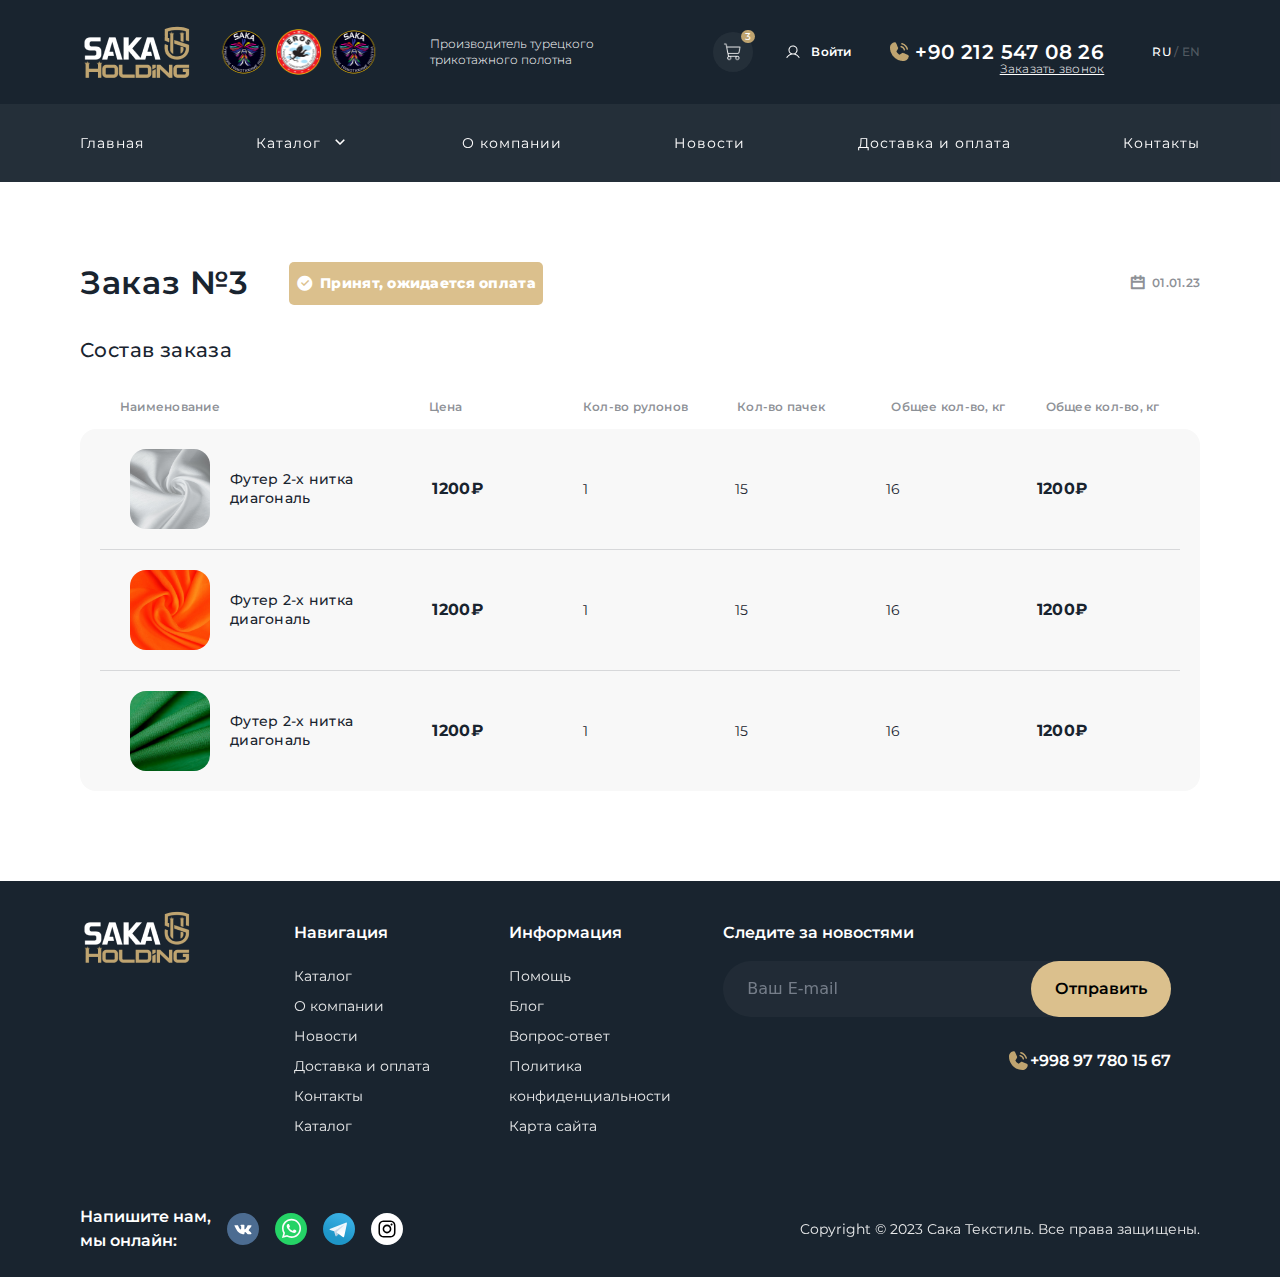
<file: calculator.html>
<!DOCTYPE html>
<html lang="en">
<head>
    <meta charset="UTF-8" />
    <meta http-equiv="X-UA-Compatible" content="IE=edge" />
    <meta name="viewport" content="width=device-width, initial-scale=1.0" />
    <link rel="stylesheet" href="./project/css/style.css" />
    <link rel="stylesheet"href="./project/plugins/swiper/swiper-bundle.min.css"/>
    <link rel="stylesheet" href="./project/plugins/icons/remixicon.css" />
    <script src="./project/plugins/tailwind/tailwind.js"></script>
    <script src="./project/plugins/tailwind/tailwind.config.js"></script>
    <title>Заказ №3</title>
</head>
<body>
    <div class="wrapper">
        <nav class="relative z-10">
            <div class="bg-currentBlue py-5 ">
             <div class="container">
              <div class="flex justify-between items-center text-white">
                 <div class="flex items-center gap-4 sm:gap-5">
                    <a href="#" title="Logo" class="w-[70px] h-9 xs:w-[86px] xs:h-[46px] sm:w-[120px] sm:h-[64px] block"><img src="./project/images/Navbar/Saka logo.png" alt="Logo" class="w-full h-full shrink-0"></a>
                    <div class="flex gap-[7px] items-center">
                       <a href="#" title="Saka" class="w-[34px] h-[34px] sm:w-[48px] sm:h-[48px] block"><img src="./project/images/Navbar/Saka circle logo (3).png" alt="Saka" class="w-full h-full shrink-0"></a>
                       <a href="#" title="Eros" class="w-[34px] h-[34px] sm:w-[48px] sm:h-[48px] block"><img src="./project/images/Navbar/Saka circle logo (2).png" alt="Eros" class="w-full h-full shrink-0"></a>
                       <a href="#" title="Tor Tex" class="w-[34px] h-[34px] sm:w-[48px] sm:h-[48px] block"><img src="./project/images/Navbar/Saka circle logo (3).png" alt="Tor Tex" class="w-full h-full shrink-0"></a>
                    </div>
                    <p class="montserrat-light text-xs hidden lg:block max-w-[200px] xl:ml-8 ">Производитель турецкого трикотажного полотна</p>
                 </div>
                 <div class="items-center hidden lg:flex">
                    <a href="#" title="Cart" class="w-10 h-10 rounded-full flex justify-center items-center bg-[#FFFFFF0D] relative cursor-pointer">
                       <img src="./project/images/Navbar/ShoppingCart.png" alt="Shopping Cart" class="w-5 h-5 shrink-0 text-white">
                       <div class="px-1 rounded-full bg-[#BFA470] text-[10px] shrink-0 montserrat-medium leading-13 tracking-[.2px] absolute -top-[2px] -right-[2px]">3</div>
                    </a>
                    <a href="#" class="flex items-center gap-2.5 mx-7 xl:mr-9 xl:ml-8">
                       <img src="./project/images/Navbar/User.png" alt="User Icon" class="w-4 h-4 shrink-0">
                       <span class="text-xs montserrat-semibold leading-13 tracking-[.24px]">Войти</span>
                    </a>
                    <div class="relative mr-6 xl:mr-[48px]">
                       <a href="tel:902125470826" class="flex items-center ">
                          <img src="./project/images/Navbar/PhoneCall.png" alt="Phone Call" class="w-6 h-6 shrink-0 mr-1">
                          <span class="text-xl montserrat-semibold leading-13 tracking-[.4px]">+90 212 547 08 26</span>
                       </a>
                       <a href="#" class="text-xs montserrat-light underline leading-13 tracking-[.24px] shrink-0 absolute right-0 -bottom-3">Заказать звонок</a>
                    </div>
                    <div class="text-xs montserrat-medium leading-13 tracking-[.24px] text-[#ffffff40]">
                       <span class="text-white">RU </span>/
                       <span class="">EN</span>
                    </div>
                 </div>
                 <div title="Menu" class=" w-8 h-8 lg:hidden block cursor-pointer" id="burger-btn"><img src="./project/images/Navbar/Burger nav.png" alt="Menu" class="w-full h-full shrink-0"></div>
              </div>
             </div>
            </div>
            <div class="bg-lightBlue py-6 opacity-95 hidden lg:block ">
              <div class="container">
                 <div class="flex justify-between items-center text-white ">
                    <a href="./index.html" class="montserrat-normal text-sm leading-13 tracking-[0.98px] opacity-100">Главная</a>
                    <div class="flex gap-2.5 items-center">
                       <a href="./catalog.html" class="montserrat-normal text-sm leading-13 tracking-[0.98px] opacity-100">Каталог</a>
                       <button class="" id="nav-dropdown">
                          <i class="ri-arrow-down-s-line text-lg open-dropdown"></i>
                          <i class="ri-arrow-up-s-line text-lg close-dropdown hide-dropdown"></i></button>
                    </div>
                    <a href="./About-us.html" class="montserrat-normal text-sm leading-13 tracking-[0.98px] opacity-100">О компании</a>
                    <a href="./news.html" class="montserrat-normal text-sm leading-13 tracking-[0.98px] opacity-100">Новости</a>
                    <a href="./paymet-delivery.html" class="montserrat-normal text-sm leading-13 tracking-[0.98px] opacity-100">Доставка и оплата</a>
                    <a href="./contact.html" class="montserrat-normal text-sm leading-13 tracking-[0.98px] opacity-100">Контакты</a>
                 </div>
              </div>
            </div>
            <div class="absolute w-[250px] left-[14%] top-[190px] hide-dropdown shadow-3xl" id="dropdown-content">
              <div class=" p-4 bg-currentBlue text-white rounded-lg  flex flex-col gap-5 border-4 border-[#091f3299] ">
                 <a href="#" class="montserrat-normal text-sm leading-13 tracking-[0.98px] opacity-100">Links</a>
                 <a href="#" class="montserrat-normal text-sm leading-13 tracking-[0.98px] opacity-100">Links</a>
                 <a href="#" class="montserrat-normal text-sm leading-13 tracking-[0.98px] opacity-100">Links</a>
               </div>
            </div>
            <div class="w-full h-screen fixed top-0 right-0 bg-[#19242fcc] hidden z-10" id="nav-banner"></div>
            <div class="w-full min-[360px]:w-[340px] bg-currentBlue lg:hidden text-white h-screen overflow-y-scroll fixed top-0 right-[-350px] z-20 duration-500" id="nav-menu">
              <div class="p-4 xs:p-6">
                 <div class="flex justify-between items-center mb-3.5">
                    <a href="./index.html" title="Logo Saka"><img src="./project/images/Navbar/Saka logo.png" alt="Logo Saka" class="w-[120px] h-[64px] shrink-0 object-contain"></a>
                    <button class="text-white text-3xl xs:text-4xl sm:text-5xl" id="close-btn"><i class="ri-close-line"></i></button>
                 </div>
                 <div class="flex items-center gap-1 mb-3.5">
                    <a href="#"><img src="./project/images/Navbar/Saka circle logo (3).png" alt="Saka Logo" class="w-[28px] h-[28px] shrink-0 object-contain"></a>
                    <a href="#"><img src="./project/images/Navbar/Saka circle logo (2).png" alt="Eros Logo" class="w-[28px] h-[28px] shrink-0 object-contain"></a>
                    <a href="#"><img src="./project/images/Navbar/Saka circle logo (1).png" alt="Tor Tex Logo" class="w-[28px] h-[28px] shrink-0 object-contain"></a>
                 </div>
                 <div class="flex justify-between items-end mb-[66px]">
                    <p class="montserrat-light leading-13 text-[10px] tracking-[0.2px] max-w-[150px]">Производитель турецкого трикотажного полотна</p>
                    <div class="text-xs montserrat-medium leading-13 tracking-[.24px] text-[#ffffff40]">
                       <span class="text-white">RU </span>/
                       <span class="">EN</span>
                    </div>
                 </div>
                 <ul class="flex flex-col gap-[28px] mb-[50px]">
                    <li>
                       <a href="./index.html" class="montserrat-normal leading-13 tracking-[1.12px]">Главная</a>
                    </li>
                    <li class="">
                       <div class="flex items-center gap-1.5">
                          <a href="./catalog.html" class="montserrat-normal leading-13 tracking-[1.12px]">Каталог</a>
                          <button class="flex" id="accordion-btn">
                             <i class="ri-arrow-down-s-line text-xl" id="open-accordion"></i>
                             <i class="ri-arrow-up-s-line text-xl hide-dropdown" id="close-accordion"></i>
                          </button>
                       </div>
                       <div class="flex flex-col h-0 overflow-hidden duration-500 gap-2 mx-4 z-[5]" id="accordion-content">
                          <a href="#" class="montserrat-normal text-sm leading-13 tracking-[0.98px] opacity-100">Links</a>
                          <a href="#" class="montserrat-normal text-sm leading-13 tracking-[0.98px] opacity-100">Links</a>
                          <a href="#" class="montserrat-normal text-sm leading-13 tracking-[0.98px] opacity-100">Links</a>
                       </div>
                    </li>
                    <li>
                       <a href="./About-us.html" class="montserrat-normal leading-13 tracking-[1.12px]">О компании</a>
                    </li>
                    <li>
                       <a href="./news.html" class="montserrat-normal leading-13 tracking-[1.12px]">Новости</a>
                    </li>
                    <li>
                       <a href="./paymet-delivery.html" class="montserrat-normal leading-13 tracking-[1.12px]">Доставка и оплата</a>
                    </li>
                    <li>
                       <a href="./contact.html" class="montserrat-normal leading-13 tracking-[1.12px]">Контакты</a>
                    </li>
                 </ul>
                 <div>
                    <a href="tel:+90 212 547 08 26" class="mb-1 flex items-center">
                       <img src="./project/images/Navbar/PhoneCall.png" alt="PhoneCall Icon" class="w-6 h-6 shrink-0 mr-1">
                       <span class="text-xl montserrat-semibold leading-13 tracking-[.4px]">+90 212 547 08 26</span>
                    </a>
                    <a href="#" class="montserrat-light text-xs underline leading-13 tracking-[.24px] mt-[-2px] block">Заказать звонок</a>
                 </div>
                 <div class="flex items-center gap-8 mt-6">
                    <a href="#" title="Cart" class="w-10 h-10 rounded-full flex justify-center items-center bg-[#FFFFFF0D] relative">
                       <img src="./project/images/Navbar/ShoppingCart.png" alt="Shopping Cart" class="w-5 h-5 shrink-0 text-white">
                       <div class="px-1 rounded-full bg-[#BFA470] text-[10px] shrink-0 montserrat-medium leading-13 tracking-[.2px] absolute -top-[2px] -right-[2px]">3</div>
                    </a>
                    <a href="#" class="flex items-center gap-2.5 ">
                       <img src="./project/images/Navbar/User.png" alt="User Icon" class="w-4 h-4 shrink-0">
                       <span class="text-xs montserrat-semibold leading-13 tracking-[.24px]">Войти</span>
                    </a>
                 </div>
              </div>
              <div class="bg-gold py-3 px-8 montserrat-bold text-currentBlue text-sm leading-13 tracking-[.98px]">АКЦИИ</div>
              <div class="px-6 xs:px-8 py-[30px] flex flex-col gap-[18px]">
                 <a href="#" class="flex items-center gap-2.5">
                    <img src="./project/images/Navbar/cloth Icon (1).png" alt="Cloth" class="w-6 h-6 shrink-0">
                    <span class="text-[10px] montserrat-semibold leading-13 tracking-[.7px]">Кулинарная гладь</span>
                 </a>
                 <a href="#" class="flex items-center gap-2.5">
                    <img src="./project/images/Navbar/cloth Icon (2).png" alt="Cloth" class="w-6 h-6 shrink-0">
                    <span class="text-[10px] montserrat-semibold leading-13 tracking-[.7px]">Футер</span>
                 </a>
                 <a href="#" class="flex items-center gap-2.5">
                    <img src="./project/images/Navbar/cloth Icon (9).png" alt="Cloth" class="w-6 h-6 shrink-0">
                    <span class="text-[10px] montserrat-semibold leading-13 tracking-[.7px]">Кашкорсе, рибана</span>
                 </a>
                 <a href="#" class="flex items-center gap-2.5">
                    <img src="./project/images/Navbar/cloth Icon (3).png" alt="Cloth" class="w-6 h-6 shrink-0">
                    <span class="text-[10px] montserrat-semibold leading-13 tracking-[.7px]">Пике</span>
                 </a>
                 <a href="#" class="flex items-center gap-2.5">
                    <img src="./project/images/Navbar/cloth Icon (4).png" alt="Cloth" class="w-6 h-6 shrink-0">
                    <span class="text-[10px] montserrat-semibold leading-13 tracking-[.7px]">Интерлок</span>
                 </a>
                 <a href="#" class="flex items-center gap-2.5">
                    <img src="./project/images/Navbar/cloth Icon (5).png" alt="Cloth" class="w-6 h-6 shrink-0">
                    <span class="text-[10px] montserrat-semibold leading-13 tracking-[.7px]">Капитоний</span>
                 </a>
                 <a href="#" class="flex items-center gap-2.5">
                    <img src="./project/images/Navbar/cloth Icon (6).png" alt="Cloth" class="w-6 h-6 shrink-0">
                    <span class="text-[10px] montserrat-semibold leading-13 tracking-[.7px]">Селаник</span>
                 </a>
                 <a href="#" class="flex items-center gap-2.5">
                    <img src="./project/images/Navbar/cloth Icon (7).png" alt="Cloth" class="w-6 h-6 shrink-0">
                    <span class="text-[10px] montserrat-semibold leading-13 tracking-[.7px]">Велюр</span>
                 </a>
                 <a href="#" class="flex items-center gap-2.5">
                    <img src="./project/images/Navbar/cloth Icon (8).png" alt="Cloth" class="w-6 h-6 shrink-0">
                    <span class="text-[10px] montserrat-semibold leading-13 tracking-[.7px]">Вискоза</span>
                 </a>
              </div>
            </div>
        </nav>
        <section class="py-10 sm:pt-20 sm:pb-[60px] md:pb-[90px]">
            <div class="container">
                <div class="flex justify-between items-center">
                    <div class="flex flex-col-reverse sm:flex-row gap-y-2.5 gap-x-10">
                        <h1 class="montserrat-semibold text-[26px] sm:text-[32px] leading-13 tracking-[0.64px] text-currentBlue">Заказ №3</h1>
                        <div class="flex items-center gap-1.5 p-[7px] bg-gold text-white rounded-[5px]">
                            <i class="ri-checkbox-circle-fill text-lg"></i>
                            <p class="text-sm montserrat-extrabold leading-13 tracking-[.28px]">Принят, ожидается оплата</p>
                        </div>
                    </div>
                    <div class="items-center gap-1.5 text-[#19242F80] hidden md:flex">
                        <i class="ri-calendar-line montserrat-extrabold"></i>
                        <p class="text-xs montserrat-semibold leading-13 tracking-[.24px]">01.01.23</p>
                    </div>
                </div>
                <div class="flex justify-between items-center mt-8 mb-9">
                    <h1 class="text-xl montserrat-medium leading-13 tracking-[.4px] text-currentBlue">Состав заказа</h1>
                    <div class="flex items-center gap-1.5 text-[#19242F80]  md:hidden">
                        <i class="ri-calendar-line montserrat-extrabold"></i>
                        <p class="text-xs montserrat-semibold leading-13 tracking-[.24px]">01.01.23</p>
                    </div>
                </div>
                <div class="overflow-x-scroll calculator">
                    <div class="w-[620px] sm:w-full  text-currentBlue ">
                        <div class="grid grid-cols-7 items-center gap-5 xl:pl-10 px-5 montserrat-semibold text-xs leading-13 tracking-[.24px] text-[#19242F80] mb-3.5">
                            <div class="col-span-2">
                                <p>Наименование</p>
                            </div>
                            <div>
                                <p>Цена</p>
                            </div>
                            <div>
                                <p>Кол-во рулонов</p>
                            </div>
                            <div>
                                <p>Кол-во пачек</p>
                            </div>
                            <div>
                                <p>Общее кол-во, кг</p>
                            </div>
                            <div>
                                <p>Общее кол-во, кг</p>
                            </div>
                        </div>
                        <div class="bg-currentGray rounded-2xl p-5">
                            <div class="grid grid-cols-1 divide-y divide-[#19242F26]">
                                <div class="grid grid-cols-7 gap-2 items-center xl:pl-[30px] pb-5 ">
                                    <div class="col-span-2 flex items-center gap-5">
                                        <img src="./project/images/index ohiridan bitta oldin-2.png" alt="Cloth Material" class="w-20 h-20 rounded-2xl object-cover lg:block hidden">
                                        <p class="text-sm montserrat-medium leading-13 tracking-[.28px]">Футер 2-х нитка диагональ </p>
                                    </div>
                                    <div class="">
                                        <p class="montserrat-bold leading-13 tracking-[.32px]">1200₽</p>
                                    </div>
                                    <div>
                                        <p class="text-sm montserrat-normal leading-13 tracking-[.28px]">1</p>
                                    </div>
                                    <div>
                                        <p class="text-sm montserrat-normal leading-13 tracking-[.28px]">15</p>
                                    </div>
                                    <div>
                                        <p class="text-sm montserrat-normal leading-13 tracking-[.28px]">16</p>
                                    </div>
                                    <div class="">
                                        <p class="montserrat-bold leading-13 tracking-[.32px]">1200₽</p>
                                    </div>
                                </div>
                                <div class="grid grid-cols-7 gap-2 items-center xl:pl-[30px] py-5 ">
                                    <div class="col-span-2 flex items-center gap-5">
                                        <img src="./project/images/index ohiridan bitta oldin-3.png" alt="Cloth Material" class="w-20 h-20 rounded-2xl object-cover lg:block hidden">
                                        <p class="text-sm montserrat-medium leading-13 tracking-[.28px]">Футер 2-х нитка диагональ </p>
                                    </div>
                                    <div class="">
                                        <p class="montserrat-bold leading-13 tracking-[.32px]">1200₽</p>
                                    </div>
                                    <div>
                                        <p class="text-sm montserrat-normal leading-13 tracking-[.28px]">1</p>
                                    </div>
                                    <div>
                                        <p class="text-sm montserrat-normal leading-13 tracking-[.28px]">15</p>
                                    </div>
                                    <div>
                                        <p class="text-sm montserrat-normal leading-13 tracking-[.28px]">16</p>
                                    </div>
                                    <div class="">
                                        <p class="montserrat-bold leading-13 tracking-[.32px]">1200₽</p>
                                    </div>
                                </div>
                                <div class="grid grid-cols-7 gap-2 items-center xl:pl-[30px] pt-5 ">
                                    <div class="col-span-2 flex items-center gap-5">
                                        <img src="./project/images/index ohiridan bitta oldin-4.png" alt="Cloth Material" class="w-20 h-20 rounded-2xl object-cover lg:block hidden">
                                        <p class="text-sm montserrat-medium leading-13 tracking-[.28px]">Футер 2-х нитка диагональ </p>
                                    </div>
                                    <div class="">
                                        <p class="montserrat-bold leading-13 tracking-[.32px]">1200₽</p>
                                    </div>
                                    <div>
                                        <p class="text-sm montserrat-normal leading-13 tracking-[.28px]">1</p>
                                    </div>
                                    <div>
                                        <p class="text-sm montserrat-normal leading-13 tracking-[.28px]">15</p>
                                    </div>
                                    <div>
                                        <p class="text-sm montserrat-normal leading-13 tracking-[.28px]">16</p>
                                    </div>
                                    <div class="">
                                        <p class="montserrat-bold leading-13 tracking-[.32px]">1200₽</p>
                                    </div>
                                </div>
                            </div>
                        </div>
                    </div>
                </div>
            </div>
        </section>
        <footer class="bg-currentBlue py-6">
            <div class="container">
              <div class="flex flex-wrap w-full gap-6">
                <div class="w-full sm:w-[30%] lg:w-[17%]">
                  <a href="index.html">
                    <img src="./project/images/logo-footer.png" alt="">
                  </a>
                </div>
                <div class="w-full sm:w-[30%] lg:w-[17%]">
                  <p class="text-white mt-4 montserrat-semibold">Навигация</p>
                  <ul class="my-4">
                    <li class="leading-15"><a href="#" class="montserrat-normal text-[14px] text-white opacity-[0.9] leading-[30px]">Каталог</a></li>
                    <li class="leading-15"><a href="#" class="montserrat-normal text-[14px] text-white opacity-[0.9] leading-[30px]">О компании</a></li>
                    <li class="leading-15"><a href="#" class="montserrat-normal text-[14px] text-white opacity-[0.9] leading-[30px]">Новости</a></li>
                    <li class="leading-15"><a href="#" class="montserrat-normal text-[14px] text-white opacity-[0.9] leading-[30px]">Доставка и оплата</a></li>
                    <li class="leading-15"><a href="#" class="montserrat-normal text-[14px] text-white opacity-[0.9] leading-[30px]">Контакты</a></li>
                    <li class="leading-15"><a href="#" class="montserrat-normal text-[14px] text-white opacity-[0.9] leading-[30px]">Каталог</a></li>
                  </ul>
                </div>
                <div class="w-full sm:w-[30%] lg:w-[17%]">
                  <p class="text-white mt-4 montserrat-semibold">Информация</p>
                  <ul class="my-4">
                    <li class="leading-15"><a href="#" class="montserrat-normal text-[14px] text-white opacity-[0.9] leading-[30px]">Помощь</a></li>
                    <li class="leading-15"><a href="#" class="montserrat-normal text-[14px] text-white opacity-[0.9] leading-[30px]">Блог</a></li>
                    <li class="leading-15"><a href="#" class="montserrat-normal text-[14px] text-white opacity-[0.9] leading-[30px]">Вопрос-ответ</a></li>
                    <li class="leading-15"><a href="#" class="montserrat-normal text-[14px] text-white opacity-[0.9] leading-[30px]">Политика конфиденциальности</a></li>
                    <li class="leading-15"><a href="#" class="montserrat-normal text-[14px] text-white opacity-[0.9] leading-[30px]">Карта сайта</a></li>
                  </ul>
                </div>
                <div class="w-full lg:w-[40%]">
                  <p class="text-white mt-4 montserrat-semibold">Следите за новостями</p>
                  <form class="relative mt-4 w-full">
                    <input type="email" placeholder="Ваш E-mail" class="rounded-full text-white opacity-[0.7] input-bg p-4 px-6 w-full">
                    <button class="absolute end-0 top-0  montserrat-semibold text-[14x] bg-gold px-6 py-4 rounded-full ">Отправить</button>
                  </form>
                  <div class="flex justify-start items-center mt-8 lg:justify-end ">
                    <a href="tel:+998 97 780 15 67 ">
                      <svg xmlns="http://www.w3.org/2000/svg" width="24" height="24" viewBox="0 0 24 24" fill="none">
                        <path d="M20.8098 14.8525L16.4188 12.9706C16.1895 12.8719 15.9392 12.8322 15.6907 12.855C15.4421 12.8779 15.2032 12.9626 14.9958 13.1014L12.648 14.6664C11.2131 13.9685 10.0518 12.8123 9.34753 11.3805L9.34771 11.3803L10.9072 8.99734C11.043 8.79047 11.1253 8.55318 11.1469 8.30669C11.1685 8.0602 11.1287 7.8122 11.031 7.58487L9.1474 3.19006C9.01918 2.89174 8.79778 2.64298 8.51635 2.48103C8.23492 2.31907 7.9086 2.25263 7.58624 2.29166C6.31956 2.45452 5.15548 3.07296 4.31148 4.03144C3.46749 4.98992 3.00129 6.22289 3 7.5C3 14.944 9.05603 21 16.5 21C17.7771 20.9987 19.0101 20.5325 19.9686 19.6885C20.9271 18.8445 21.5455 17.6804 21.7083 16.4137C21.7473 16.0913 21.6808 15.765 21.5188 15.4836C21.3568 15.2022 21.1081 14.9808 20.8098 14.8525Z" fill="#BFA470"/>
                        <path d="M14.7517 4.47461C15.8959 4.78227 16.9392 5.38521 17.777 6.22304C18.6148 7.06086 19.2178 8.10413 19.5255 9.24835C19.5771 9.44014 19.7028 9.60359 19.8749 9.70283C20.0469 9.80208 20.2513 9.82901 20.4432 9.77773C20.6351 9.72645 20.7988 9.60113 20.8984 9.42928C20.9981 9.25743 21.0254 9.05309 20.9746 8.86108C20.5984 7.46236 19.8614 6.18703 18.8372 5.16285C17.813 4.13868 16.5377 3.40162 15.139 3.02551C14.947 2.97463 14.7426 3.002 14.5708 3.10161C14.3989 3.20122 14.2736 3.36494 14.2223 3.55683C14.171 3.74873 14.198 3.95313 14.2972 4.12519C14.3965 4.29725 14.5599 4.42291 14.7517 4.4746L14.7517 4.47461Z" fill="#BFA470"/>
                        <path d="M13.9751 7.37304C14.6107 7.54397 15.1903 7.87892 15.6557 8.34435C16.1211 8.80978 16.4561 9.38933 16.627 10.025C16.6787 10.2167 16.8043 10.3802 16.9764 10.4794C17.1485 10.5787 17.3529 10.6056 17.5448 10.5543C17.7367 10.5031 17.9004 10.3777 18 10.2059C18.0996 10.034 18.127 9.8297 18.0761 9.63769C17.8367 8.74754 17.3677 7.93592 16.7159 7.28413C16.0641 6.63235 15.2525 6.16329 14.3623 5.92395C14.1703 5.87307 13.966 5.90044 13.7941 6.00005C13.6223 6.09966 13.497 6.26337 13.4457 6.45527C13.3944 6.64717 13.4213 6.85157 13.5206 7.02363C13.6198 7.19569 13.7833 7.32135 13.9751 7.37304L13.9751 7.37304Z" fill="#BFA470"/>
                        </svg>
                    </a>
                    <a href="tel:+998 97 780 15 67 " class="text-white  montserrat-semibold text-start inline-block lg:text-end">+998 97 780 15 67</a>
                  </div>
                </div>
              </div>
      
            </div>
            <div class="h-[1px] bg-white opacity-[0.4] w-full block lg:hidden mt-12"></div>
            <div class="container">
              <div class="lg:flex justify-between mt-12 items-center">
                <div class="justify-start  lg:flex items-center  gap-4">
                  <p class="text-white  montserrat-semibold">Напишите нам, <br> мы онлайн:</p>
                  <div class="flex mt-4 lg:mt-0 gap-4">
                    <a href="#">
                      <svg xmlns="http://www.w3.org/2000/svg" width="32" height="32" viewBox="0 0 32 32" fill="none">
                        <path d="M0 16C0 7.16344 7.16344 0 16 0C24.8366 0 32 7.16344 32 16C32 24.8366 24.8366 32 16 32C7.16344 32 0 24.8366 0 16Z" fill="#4C6C91"/>
                        <path d="M16.837 21.2508C16.837 21.2508 17.145 21.2172 17.3028 21.0509C17.4472 20.8985 17.4422 20.6109 17.4422 20.6109C17.4422 20.6109 17.423 19.2679 18.0582 19.0696C18.6842 18.8746 19.4881 20.3683 20.3412 20.9427C20.9856 21.377 21.4748 21.2819 21.4748 21.2819L23.7544 21.2508C23.7544 21.2508 24.9464 21.1787 24.3813 20.2585C24.3345 20.1831 24.0516 19.5776 22.6868 18.3338C21.2569 17.0319 21.4489 17.2424 23.1701 14.99C24.2185 13.6184 24.6375 12.781 24.5065 12.4229C24.3821 12.0804 23.6108 12.1714 23.6108 12.1714L21.0449 12.1869C21.0449 12.1869 20.8545 12.1615 20.7135 12.2443C20.5757 12.3254 20.4864 12.5147 20.4864 12.5147C20.4864 12.5147 20.0807 13.5758 19.539 14.4787C18.3963 16.3829 17.9397 16.4837 17.7527 16.3657C17.3178 16.0896 17.4263 15.2579 17.4263 14.6672C17.4263 12.8211 17.7118 12.0517 16.8712 11.8526C16.5924 11.7862 16.3871 11.7428 15.6734 11.7354C14.7577 11.7264 13.983 11.7387 13.544 11.9493C13.2518 12.0894 13.0264 12.4024 13.1642 12.4204C13.3336 12.4426 13.7176 12.522 13.9213 12.7941C14.1842 13.1456 14.175 13.9338 14.175 13.9338C14.175 13.9338 14.3261 16.1068 13.8219 16.3764C13.4764 16.5615 13.0022 16.1838 11.983 14.4558C11.4613 13.5708 11.0673 12.5925 11.0673 12.5925C11.0673 12.5925 10.9914 12.4098 10.8553 12.3115C10.6909 12.1927 10.4613 12.1558 10.4613 12.1558L8.02306 12.1714C8.02306 12.1714 7.65661 12.1812 7.52222 12.3377C7.40285 12.4762 7.51303 12.7638 7.51303 12.7638C7.51303 12.7638 9.42207 17.1482 11.584 19.358C13.5665 21.3835 15.8169 21.2508 15.8169 21.2508H16.837Z" fill="white"/>
                        </svg>
                    </a>
                    <a href="#">
                      <svg xmlns="http://www.w3.org/2000/svg" width="32" height="32" viewBox="0 0 32 32" fill="none">
                        <path d="M16 32C24.8366 32 32 24.8366 32 16C32 7.16344 24.8366 0 16 0C7.16344 0 0 7.16344 0 16C0 24.8366 7.16344 32 16 32Z" fill="#25D366"/>
                        <path fill-rule="evenodd" clip-rule="evenodd" d="M16.5274 24.9017H16.5235C14.9312 24.9012 13.3666 24.5016 11.9769 23.7437L6.93335 25.0667L8.28309 20.1366C7.45051 18.6937 7.0124 17.057 7.01312 15.3802C7.0152 10.1345 11.2832 5.8667 16.5273 5.8667C19.0724 5.8678 21.4612 6.85861 23.2575 8.65697C25.0537 10.4552 26.0425 12.8456 26.0414 15.3877C26.0393 20.6322 21.773 24.8996 16.5274 24.9017ZM12.2106 22.0213L12.4994 22.1927C13.7135 22.9131 15.1052 23.2944 16.5242 23.2949H16.5274C20.8859 23.2949 24.4333 19.7475 24.435 15.3872C24.4359 13.2742 23.6141 11.2874 22.1211 9.79269C20.6281 8.29796 18.6427 7.47439 16.5305 7.47366C12.1686 7.47366 8.6212 11.0208 8.61947 15.3807C8.61886 16.8749 9.03693 18.3301 9.82851 19.5891L10.0165 19.8883L9.21767 22.8064L12.2106 22.0213ZM20.995 17.4361C21.1608 17.5162 21.2727 17.5703 21.3205 17.6501C21.3799 17.7492 21.3799 18.2252 21.1819 18.7806C20.9838 19.3359 20.0341 19.8427 19.5773 19.9109C19.1677 19.9722 18.6494 19.9977 18.08 19.8167C17.7347 19.7072 17.2919 19.5609 16.7248 19.316C14.4961 18.3536 12.99 16.1936 12.7054 15.7854C12.6854 15.7568 12.6715 15.7368 12.6637 15.7264L12.6618 15.7238C12.536 15.556 11.693 14.4313 11.693 13.2672C11.693 12.1722 12.2309 11.5982 12.4785 11.334C12.4955 11.3159 12.5111 11.2993 12.525 11.284C12.7429 11.046 13.0005 10.9865 13.159 10.9865C13.3174 10.9865 13.4761 10.988 13.6146 10.995C13.6317 10.9958 13.6495 10.9957 13.6678 10.9956C13.8064 10.9948 13.9791 10.9938 14.1495 11.403C14.215 11.5605 14.3109 11.794 14.4121 12.0403C14.6166 12.5383 14.8427 13.0885 14.8824 13.1682C14.9419 13.2872 14.9815 13.4259 14.9022 13.5847C14.8903 13.6085 14.8793 13.6309 14.8688 13.6524C14.8093 13.7739 14.7655 13.8633 14.6645 13.9812C14.6248 14.0276 14.5837 14.0776 14.5427 14.1276C14.4609 14.2272 14.3791 14.3268 14.3079 14.3977C14.1889 14.5163 14.065 14.6449 14.2037 14.8829C14.3424 15.1209 14.8195 15.8993 15.5262 16.5297C16.2859 17.2073 16.9461 17.4937 17.2808 17.6389C17.3462 17.6672 17.3991 17.6902 17.4379 17.7096C17.6756 17.8286 17.8142 17.8087 17.9529 17.6501C18.0916 17.4915 18.5472 16.9559 18.7056 16.718C18.8641 16.4801 19.0226 16.5197 19.2405 16.599C19.4585 16.6784 20.6272 17.2534 20.8649 17.3724C20.9114 17.3957 20.9547 17.4166 20.995 17.4361Z" fill="#FDFDFD"/>
                        </svg>
                    </a>
                    <a href="#">
                      <svg xmlns="http://www.w3.org/2000/svg" width="32" height="32" viewBox="0 0 32 32" fill="none">
                        <path d="M16 32C24.8366 32 32 24.8366 32 16C32 7.16344 24.8366 0 16 0C7.16344 0 0 7.16344 0 16C0 24.8366 7.16344 32 16 32Z" fill="url(#paint0_linear_73_245)"/>
                        <path d="M13.0667 23.3332C12.5483 23.3332 12.6364 23.1375 12.4576 22.6439L10.9333 17.6273L22.6667 10.6665" fill="#C8DAEA"/>
                        <path d="M13.0667 23.3335C13.4667 23.3335 13.6434 23.1505 13.8667 22.9335L16 20.8591L13.3389 19.2544" fill="#A9C9DD"/>
                        <path d="M13.3386 19.2547L19.7866 24.0185C20.5224 24.4245 21.0535 24.2143 21.2368 23.3354L23.8614 10.967C24.1301 9.88963 23.4507 9.40099 22.7468 9.72056L7.33484 15.6634C6.28283 16.0853 6.28896 16.6722 7.14308 16.9338L11.0981 18.1682L20.2545 12.3915C20.6868 12.1294 21.0835 12.2703 20.7579 12.5593" fill="url(#paint1_linear_73_245)"/>
                        <defs>
                        <linearGradient id="paint0_linear_73_245" x1="12.0016" y1="1.3344" x2="4.0016" y2="20" gradientUnits="userSpaceOnUse">
                        <stop stop-color="#37AEE2"/>
                        <stop offset="1" stop-color="#1E96C8"/>
                        </linearGradient>
                        <linearGradient id="paint1_linear_73_245" x1="13.997" y1="16.9828" x2="15.7066" y2="22.5128" gradientUnits="userSpaceOnUse">
                        <stop stop-color="#EFF7FC"/>
                        <stop offset="1" stop-color="white"/>
                        </linearGradient>
                        </defs>
                    </a>
                    <a href="#">
                      <svg xmlns="http://www.w3.org/2000/svg" width="32" height="32" viewBox="0 0 32 32" fill="none">
                        <path d="M0 16C0 7.16344 7.16344 0 16 0C24.8366 0 32 7.16344 32 16C32 24.8366 24.8366 32 16 32C7.16344 32 0 24.8366 0 16Z" fill="white"/>
                        <mask id="mask0_73_233" style="mask-type:luminance" maskUnits="userSpaceOnUse" x="0" y="0" width="32" height="32">
                        <path fill-rule="evenodd" clip-rule="evenodd" d="M0 16C0 7.16344 7.16344 0 16 0C24.8366 0 32 7.16344 32 16C32 24.8366 24.8366 32 16 32C7.16344 32 0 24.8366 0 16Z" fill="white"/>
                        </mask>
                        <g mask="url(#mask0_73_233)">
                        <path fill-rule="evenodd" clip-rule="evenodd" d="M16.0008 7.4668C13.6833 7.4668 13.3924 7.47693 12.4822 7.51835C11.5737 7.55995 10.9536 7.70378 10.4111 7.9148C9.84981 8.13276 9.37372 8.42432 8.8994 8.89881C8.42473 9.37313 8.13317 9.84922 7.9145 10.4103C7.70294 10.9531 7.55894 11.5733 7.51805 12.4814C7.47734 13.3917 7.46667 13.6827 7.46667 16.0002C7.46667 18.3178 7.47699 18.6077 7.51823 19.5179C7.56001 20.4264 7.70383 21.0465 7.91468 21.5891C8.13282 22.1503 8.42437 22.6264 8.89887 23.1007C9.37301 23.5754 9.8491 23.8677 10.41 24.0856C10.9529 24.2967 11.5732 24.4405 12.4815 24.4821C13.3917 24.5235 13.6824 24.5336 15.9997 24.5336C18.3175 24.5336 18.6074 24.5235 19.5176 24.4821C20.4261 24.4405 21.0469 24.2967 21.5898 24.0856C22.1509 23.8677 22.6263 23.5754 23.1004 23.1007C23.5751 22.6264 23.8667 22.1503 24.0853 21.5893C24.2951 21.0465 24.4391 20.4262 24.4818 19.5181C24.5227 18.6079 24.5333 18.3178 24.5333 16.0002C24.5333 13.6827 24.5227 13.3918 24.4818 12.4816C24.4391 11.5732 24.2951 10.9531 24.0853 10.4105C23.8667 9.84922 23.5751 9.37313 23.1004 8.89881C22.6258 8.42414 22.1511 8.13258 21.5893 7.9148C21.0453 7.70378 20.4249 7.55995 19.5164 7.51835C18.6062 7.47693 18.3164 7.4668 15.9981 7.4668H16.0008ZM15.7163 9.00451H15.7164L16.0008 9.00459C18.2792 9.00459 18.5493 9.01277 19.449 9.05366C20.281 9.0917 20.7326 9.23073 21.0334 9.34753C21.4316 9.5022 21.7155 9.68709 22.014 9.98576C22.3127 10.2844 22.4976 10.5689 22.6526 10.9671C22.7694 11.2675 22.9086 11.7191 22.9465 12.5511C22.9874 13.4507 22.9963 13.7209 22.9963 15.9983C22.9963 18.2756 22.9874 18.5458 22.9465 19.4454C22.9084 20.2774 22.7694 20.729 22.6526 21.0294C22.4979 21.4277 22.3127 21.7112 22.014 22.0097C21.7154 22.3084 21.4318 22.4933 21.0334 22.6479C20.7329 22.7653 20.281 22.9039 19.449 22.942C18.5495 22.9829 18.2792 22.9918 16.0008 22.9918C13.7222 22.9918 13.4522 22.9829 12.5526 22.942C11.7206 22.9036 11.269 22.7646 10.968 22.6478C10.5698 22.4931 10.2854 22.3082 9.9867 22.0095C9.68803 21.7109 9.50314 21.4271 9.34812 21.0287C9.23132 20.7283 9.09211 20.2767 9.05425 19.4447C9.01336 18.5451 9.00518 18.2749 9.00518 15.9961C9.00518 13.7174 9.01336 13.4485 9.05425 12.549C9.09229 11.717 9.23132 11.2654 9.34812 10.9646C9.50278 10.5664 9.68803 10.2819 9.9867 9.98327C10.2854 9.6846 10.5698 9.49971 10.968 9.34468C11.2688 9.22735 11.7206 9.08868 12.5526 9.05046C13.3398 9.0149 13.6449 9.00423 15.2353 9.00246V9.00459C15.3839 9.00436 15.5437 9.00443 15.7163 9.00451ZM19.5319 11.4451C19.5319 10.8796 19.9905 10.4215 20.5559 10.4215V10.4211C21.1212 10.4211 21.5799 10.8798 21.5799 11.4451C21.5799 12.0105 21.1212 12.4692 20.5559 12.4692C19.9905 12.4692 19.5319 12.0105 19.5319 11.4451ZM16.0006 11.618C13.5806 11.618 11.6185 13.5802 11.6185 16.0002C11.6185 18.4203 13.5807 20.3816 16.0008 20.3816C18.4209 20.3816 20.3824 18.4203 20.3824 16.0002C20.3824 13.5801 18.4207 11.618 16.0006 11.618ZM18.8453 16.0002C18.8453 14.4292 17.5717 13.1557 16.0008 13.1557C14.4298 13.1557 13.1563 14.4292 13.1563 16.0002C13.1563 17.5711 14.4298 18.8447 16.0008 18.8447C17.5717 18.8447 18.8453 17.5711 18.8453 16.0002Z" fill="black"/>
                        </g>
                        </svg>
                    </a>
      
                  </div>
                </div>
                <p class="montserrat-normal mt-4  lg:mt-0 text-[14px] text-white opacity-[0.9] ">Copyright © 2023 Сака Текстиль. Все права защищены.</p>
              </div>
            </div>
        </footer>
    </div>
    <script src="./project/Js/index.js"></script>
    <script src="./project/plugins/swiper/swiper-bundle.min.js"></script>
</body>
</html>
</file>
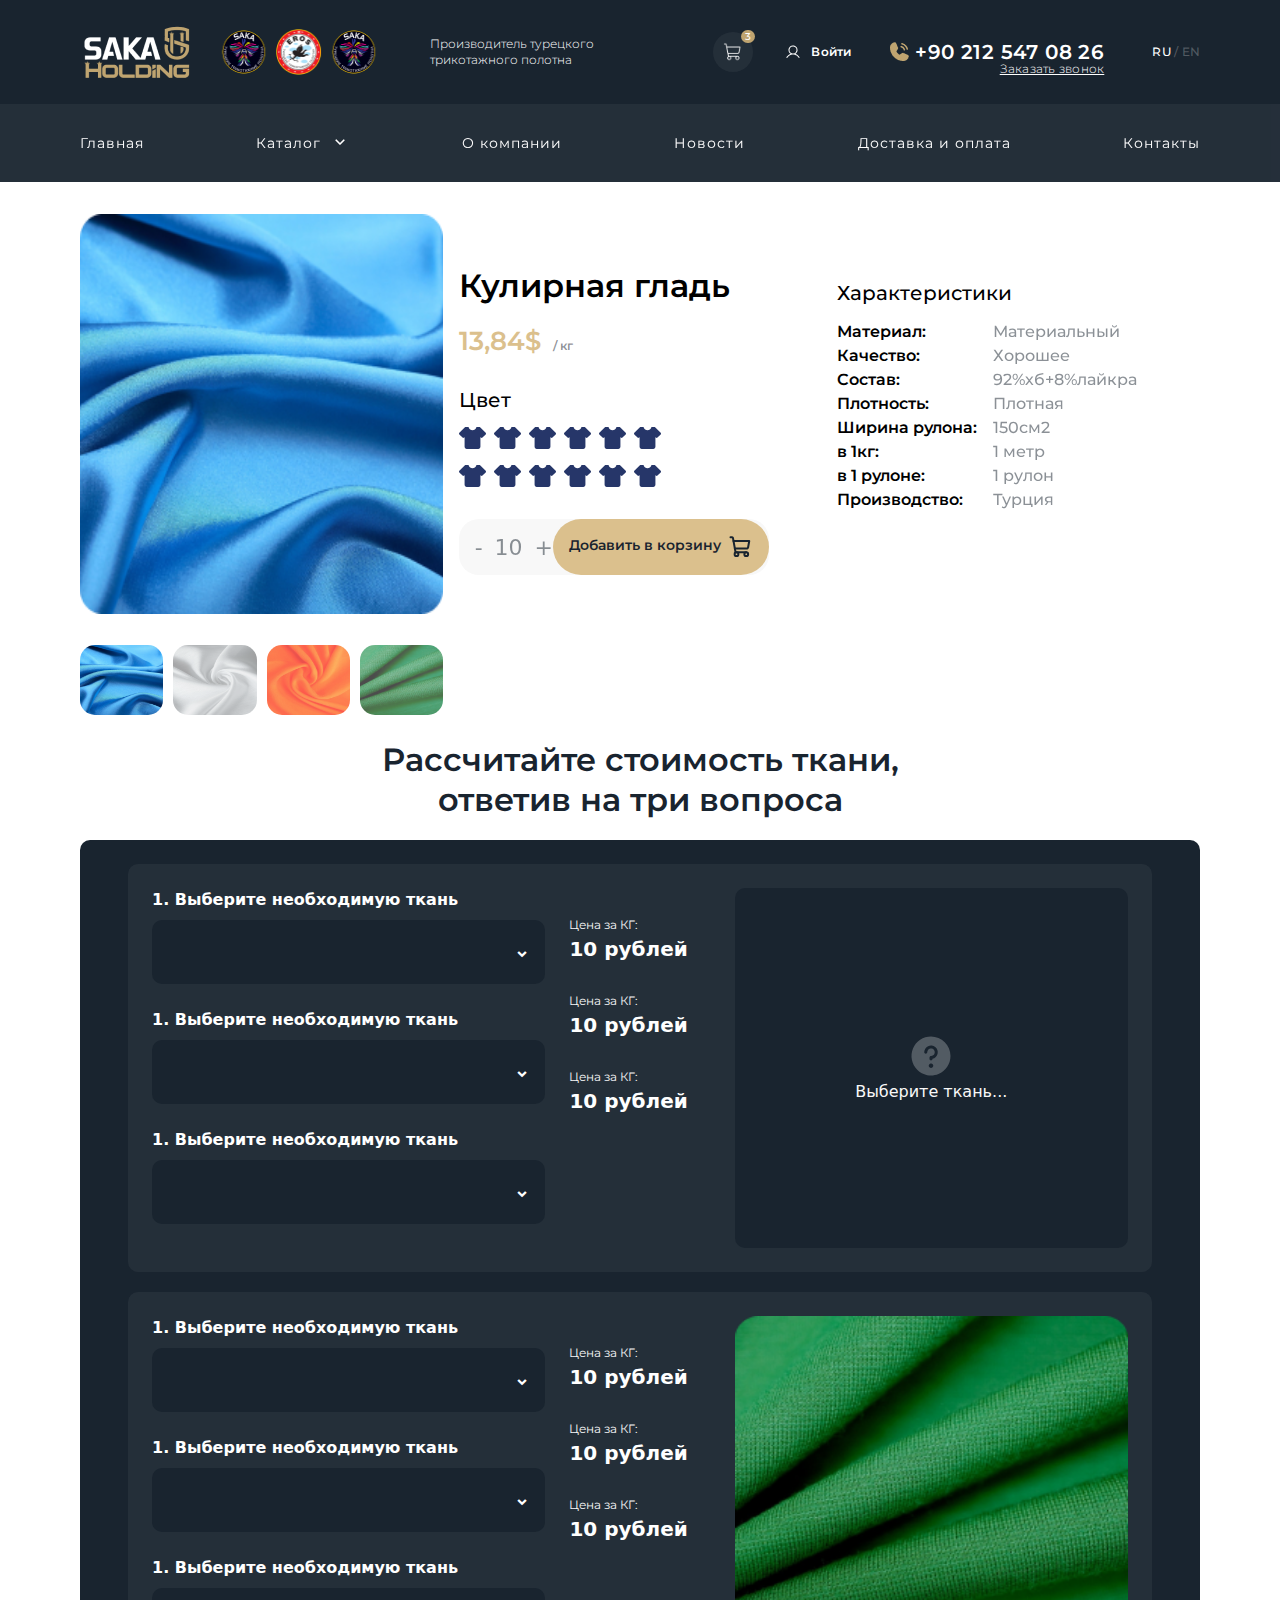
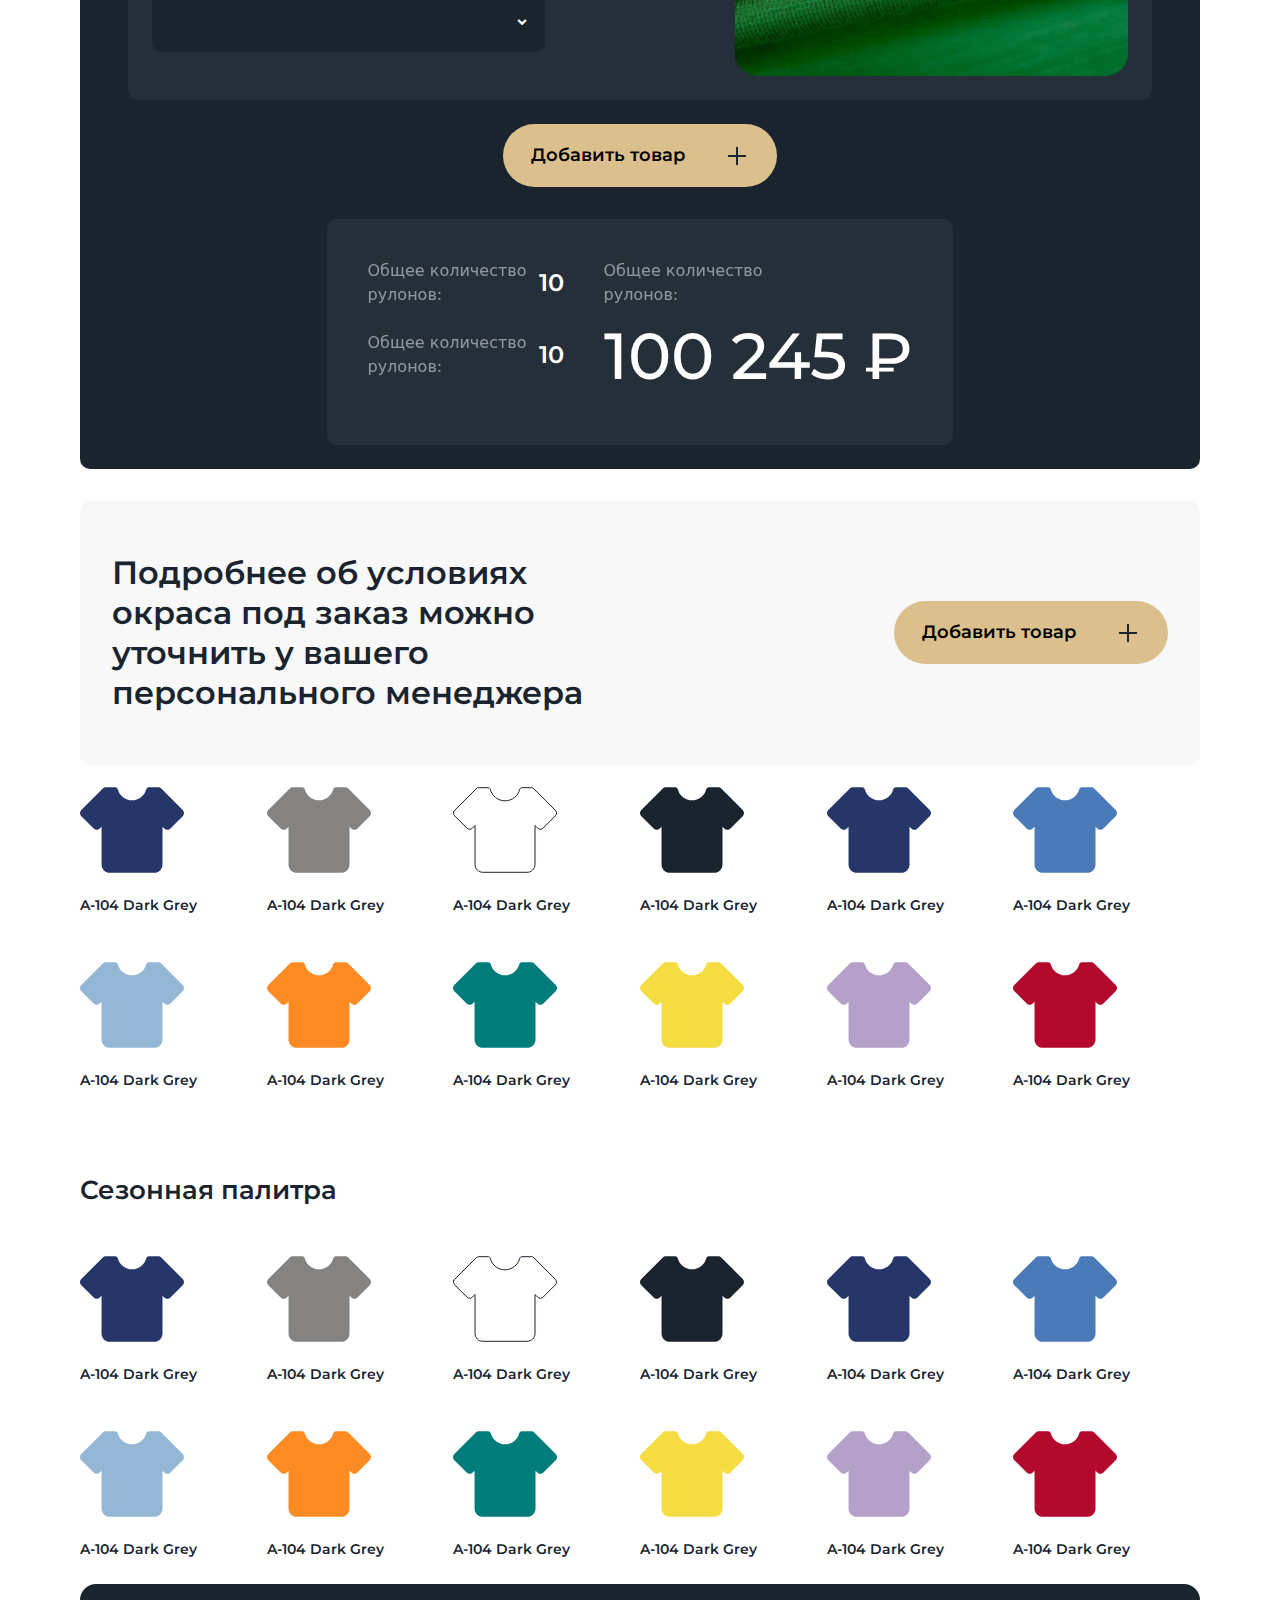
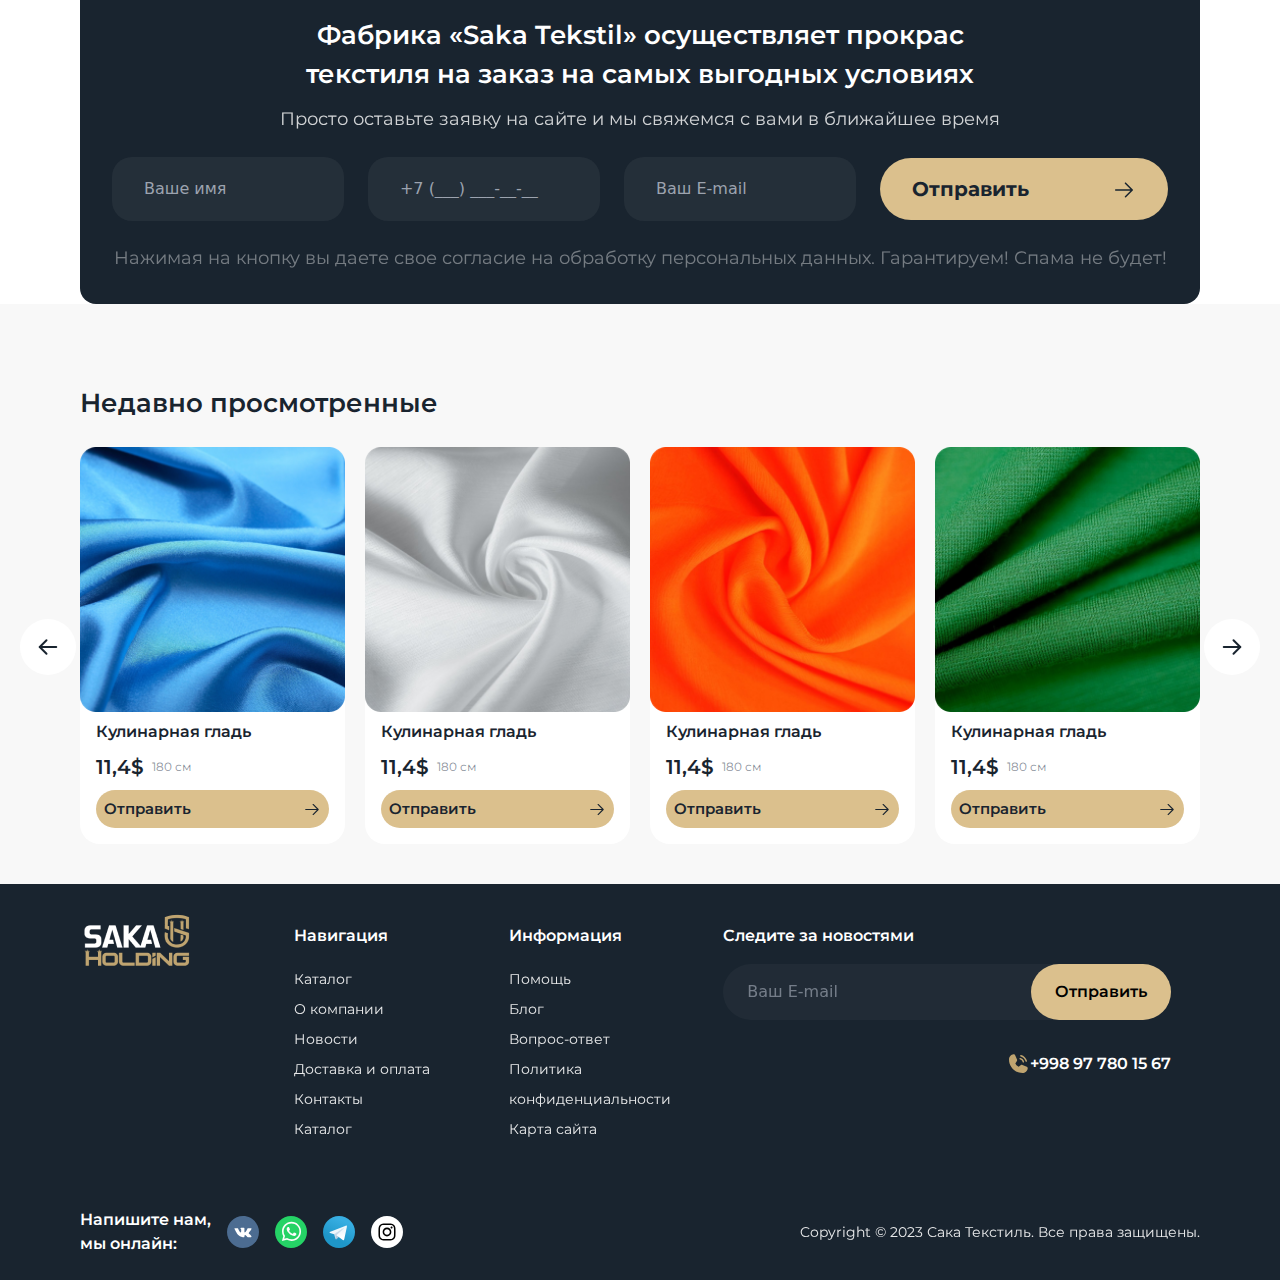
<file: card-product.html>
<!DOCTYPE html>
        <html lang="en">
        <head>
            <meta charset="UTF-8">
            <meta http-equiv="X-UA-Compatible" content="IE=edge">
            <meta name="viewport" content="width=device-width, initial-scale=1.0">
            <title>Document</title>
            <link rel="stylesheet" href="./project/css/style.css">
            <link rel="stylesheet" href="./project/plugins/swiper/swiper-bundle.min.css">
            <link rel="stylesheet" href="./project/plugins/icons/remixicon.css">
            <script src="./project/plugins/tailwind/tailwind.js"></script>
            <script src="./project/plugins/tailwind/tailwind.config.js"></script>
            <style>
                /* html,
                body {
                position: relative;
                height: 100%;
                } */
                .swiper {
                width: 100%;
                height: 100%;
                }
                .mySwiper2 {
                height: 80%;
                width: 100%;
                }
            
                .mySwiper {
                height: 20%;
                box-sizing: border-box;
                padding: 10px 0;
                }
            
                .mySwiper .swiper-slide {
                width: 25%;
                height: 100%;
                opacity: 0.7;
                }
            
                .mySwiper .swiper-slide-thumb-active {
                opacity: 1;
                }
            
                
            </style>  
        </head>
        <body>
            <div class="wrapper">
                <nav class="relative z-10">
                    <div class="bg-currentBlue py-5 ">
                    <div class="container">
                    <div class="flex justify-between items-center text-white">
                        <div class="flex items-center gap-4 sm:gap-5">
                            <a href="#" title="Logo" class="w-[70px] h-9 xs:w-[86px] xs:h-[46px] sm:w-[120px] sm:h-[64px] block"><img src="./project/images/Navbar/Saka logo.png" alt="Logo" class="w-full h-full shrink-0"></a>
                            <div class="flex gap-[7px] items-center">
                            <a href="#" title="Saka" class="w-[34px] h-[34px] sm:w-[48px] sm:h-[48px] block"><img src="./project/images/Navbar/Saka circle logo (3).png" alt="Saka" class="w-full h-full shrink-0"></a>
                            <a href="#" title="Eros" class="w-[34px] h-[34px] sm:w-[48px] sm:h-[48px] block"><img src="./project/images/Navbar/Saka circle logo (2).png" alt="Eros" class="w-full h-full shrink-0"></a>
                            <a href="#" title="Tor Tex" class="w-[34px] h-[34px] sm:w-[48px] sm:h-[48px] block"><img src="./project/images/Navbar/Saka circle logo (3).png" alt="Tor Tex" class="w-full h-full shrink-0"></a>
                            </div>
                            <p class="montserrat-light text-xs hidden lg:block max-w-[200px] xl:ml-8 ">Производитель турецкого трикотажного полотна</p>
                        </div>
                        <div class="items-center hidden lg:flex">
                            <a href="#" title="Cart" class="w-10 h-10 rounded-full flex justify-center items-center bg-[#FFFFFF0D] relative cursor-pointer">
                            <img src="./project/images/Navbar/ShoppingCart.png" alt="Shopping Cart" class="w-5 h-5 shrink-0 text-white">
                            <div class="px-1 rounded-full bg-[#BFA470] text-[10px] shrink-0 montserrat-medium leading-13 tracking-[.2px] absolute -top-[2px] -right-[2px]">3</div>
                            </a>
                            <a href="#" class="flex items-center gap-2.5 mx-7 xl:mr-9 xl:ml-8">
                            <img src="./project/images/Navbar/User.png" alt="User Icon" class="w-4 h-4 shrink-0">
                            <span class="text-xs montserrat-semibold leading-13 tracking-[.24px]">Войти</span>
                            </a>
                            <div class="relative mr-6 xl:mr-[48px]">
                            <a href="tel:902125470826" class="flex items-center ">
                                <img src="./project/images/Navbar/PhoneCall.png" alt="Phone Call" class="w-6 h-6 shrink-0 mr-1">
                                <span class="text-xl montserrat-semibold leading-13 tracking-[.4px]">+90 212 547 08 26</span>
                            </a>
                            <a href="#" class="text-xs montserrat-light underline leading-13 tracking-[.24px] shrink-0 absolute right-0 -bottom-3">Заказать звонок</a>
                            </div>
                            <div class="text-xs montserrat-medium leading-13 tracking-[.24px] text-[#ffffff40]">
                            <span class="text-white">RU </span>/
                            <span class="">EN</span>
                            </div>
                        </div>
                        <div title="Menu" class=" w-8 h-8 lg:hidden block cursor-pointer" id="burger-btn"><img src="./project/images/Navbar/Burger nav.png" alt="Menu" class="w-full h-full shrink-0"></div>
                    </div>
                    </div>
                    </div>
                    <div class="bg-lightBlue py-6 opacity-95 hidden lg:block ">
                    <div class="container">
                        <div class="flex justify-between items-center text-white ">
                            <a href="./index.html" class="montserrat-normal text-sm leading-13 tracking-[0.98px] opacity-100">Главная</a>
                            <div class="flex gap-2.5 items-center">
                            <a href="./catalog.html" class="montserrat-normal text-sm leading-13 tracking-[0.98px] opacity-100">Каталог</a>
                            <button class="" id="nav-dropdown">
                                <i class="ri-arrow-down-s-line text-lg open-dropdown"></i>
                                <i class="ri-arrow-up-s-line text-lg close-dropdown hide-dropdown"></i></button>
                            </div>
                            <a href="./About-us.html" class="montserrat-normal text-sm leading-13 tracking-[0.98px] opacity-100">О компании</a>
                            <a href="./news.html" class="montserrat-normal text-sm leading-13 tracking-[0.98px] opacity-100">Новости</a>
                            <a href="./paymet-delivery.html" class="montserrat-normal text-sm leading-13 tracking-[0.98px] opacity-100">Доставка и оплата</a>
                            <a href="./contact.html" class="montserrat-normal text-sm leading-13 tracking-[0.98px] opacity-100">Контакты</a>
                        </div>
                    </div>
                    </div>
                    <div class="absolute w-[250px] left-[14%] top-[190px] hide-dropdown shadow-3xl z-[5]" id="dropdown-content">
                    <div class=" p-4 bg-currentBlue text-white rounded-lg  flex flex-col gap-5 border-4 border-[#091f3299] ">
                        <a href="#" class="montserrat-normal text-sm leading-13 tracking-[0.98px] opacity-100">Links</a>
                        <a href="#" class="montserrat-normal text-sm leading-13 tracking-[0.98px] opacity-100">Links</a>
                        <a href="#" class="montserrat-normal text-sm leading-13 tracking-[0.98px] opacity-100">Links</a>
                    </div>
                    </div>
                    <div class="w-full h-screen fixed top-0 right-0 bg-[#19242fcc] hidden z-10" id="nav-banner"></div>
                    <div class="w-full min-[360px]:w-[340px] bg-currentBlue lg:hidden text-white h-screen overflow-y-scroll fixed top-0 right-[-350px] z-20 duration-500" id="nav-menu">
                    <div class="p-4 xs:p-6">
                        <div class="flex justify-between items-center mb-3.5">
                            <a href="./index.html" title="Logo Saka"><img src="./project/images/Navbar/Saka logo.png" alt="Logo Saka" class="w-[120px] h-[64px] shrink-0 object-contain"></a>
                            <button class="text-white text-3xl xs:text-4xl sm:text-5xl" id="close-btn"><i class="ri-close-line"></i></button>
                        </div>
                        <div class="flex items-center gap-1 mb-3.5">
                            <a href="#"><img src="./project/images/Navbar/Saka circle logo (3).png" alt="Saka Logo" class="w-[28px] h-[28px] shrink-0 object-contain"></a>
                            <a href="#"><img src="./project/images/Navbar/Saka circle logo (2).png" alt="Eros Logo" class="w-[28px] h-[28px] shrink-0 object-contain"></a>
                            <a href="#"><img src="./project/images/Navbar/Saka circle logo (1).png" alt="Tor Tex Logo" class="w-[28px] h-[28px] shrink-0 object-contain"></a>
                        </div>
                        <div class="flex justify-between items-end mb-[66px]">
                            <p class="montserrat-light leading-13 text-[10px] tracking-[0.2px] max-w-[150px]">Производитель турецкого трикотажного полотна</p>
                            <div class="text-xs montserrat-medium leading-13 tracking-[.24px] text-[#ffffff40]">
                            <span class="text-white">RU </span>/
                            <span class="">EN</span>
                            </div>
                        </div>
                        <ul class="flex flex-col gap-[28px] mb-[50px]">
                            <li>
                            <a href="./index.html" class="montserrat-normal leading-13 tracking-[1.12px]">Главная</a>
                            </li>
                            <li class="">
                            <div class="flex items-center gap-1.5">
                                <a href="./catalog.html" class="montserrat-normal leading-13 tracking-[1.12px]">Каталог</a>
                                <button class="flex" id="accordion-btn">
                                    <i class="ri-arrow-down-s-line text-xl" id="open-accordion"></i>
                                    <i class="ri-arrow-up-s-line text-xl hide-dropdown" id="close-accordion"></i>
                                </button>
                            </div>
                            <div class="flex flex-col h-0 overflow-hidden duration-500 gap-2 mx-4" id="accordion-content">
                                <a href="#" class="montserrat-normal text-sm leading-13 tracking-[0.98px] opacity-100">Links</a>
                                <a href="#" class="montserrat-normal text-sm leading-13 tracking-[0.98px] opacity-100">Links</a>
                                <a href="#" class="montserrat-normal text-sm leading-13 tracking-[0.98px] opacity-100">Links</a>
                            </div>
                            </li>
                            <li>
                            <a href="./About-us.html" class="montserrat-normal leading-13 tracking-[1.12px]">О компании</a>
                            </li>
                            <li>
                            <a href="./news.html" class="montserrat-normal leading-13 tracking-[1.12px]">Новости</a>
                            </li>
                            <li>
                            <a href="./paymet-delivery.html" class="montserrat-normal leading-13 tracking-[1.12px]">Доставка и оплата</a>
                            </li>
                            <li>
                            <a href="./contact.html" class="montserrat-normal leading-13 tracking-[1.12px]">Контакты</a>
                            </li>
                        </ul>
                        <div>
                            <a href="tel:+90 212 547 08 26" class="mb-1 flex items-center">
                            <img src="./project/images/Navbar/PhoneCall.png" alt="PhoneCall Icon" class="w-6 h-6 shrink-0 mr-1">
                            <span class="text-xl montserrat-semibold leading-13 tracking-[.4px]">+90 212 547 08 26</span>
                            </a>
                            <a href="#" class="montserrat-light text-xs underline leading-13 tracking-[.24px] mt-[-2px] block">Заказать звонок</a>
                        </div>
                        <div class="flex items-center gap-8 mt-6">
                            <a href="#" title="Cart" class="w-10 h-10 rounded-full flex justify-center items-center bg-[#FFFFFF0D] relative">
                            <img src="./project/images/Navbar/ShoppingCart.png" alt="Shopping Cart" class="w-5 h-5 shrink-0 text-white">
                            <div class="px-1 rounded-full bg-[#BFA470] text-[10px] shrink-0 montserrat-medium leading-13 tracking-[.2px] absolute -top-[2px] -right-[2px]">3</div>
                            </a>
                            <a href="#" class="flex items-center gap-2.5 ">
                            <img src="./project/images/Navbar/User.png" alt="User Icon" class="w-4 h-4 shrink-0">
                            <span class="text-xs montserrat-semibold leading-13 tracking-[.24px]">Войти</span>
                            </a>
                        </div>
                    </div>
                    <div class="bg-gold py-3 px-8 montserrat-bold text-currentBlue text-sm leading-13 tracking-[.98px]">АКЦИИ</div>
                    <div class="px-6 xs:px-8 py-[30px] flex flex-col gap-[18px]">
                        <a href="#" class="flex items-center gap-2.5">
                            <img src="./project/images/Navbar/cloth Icon (1).png" alt="Cloth" class="w-6 h-6 shrink-0">
                            <span class="text-[10px] montserrat-semibold leading-13 tracking-[.7px]">Кулинарная гладь</span>
                        </a>
                        <a href="#" class="flex items-center gap-2.5">
                            <img src="./project/images/Navbar/cloth Icon (2).png" alt="Cloth" class="w-6 h-6 shrink-0">
                            <span class="text-[10px] montserrat-semibold leading-13 tracking-[.7px]">Футер</span>
                        </a>
                        <a href="#" class="flex items-center gap-2.5">
                            <img src="./project/images/Navbar/cloth Icon (9).png" alt="Cloth" class="w-6 h-6 shrink-0">
                            <span class="text-[10px] montserrat-semibold leading-13 tracking-[.7px]">Кашкорсе, рибана</span>
                        </a>
                        <a href="#" class="flex items-center gap-2.5">
                            <img src="./project/images/Navbar/cloth Icon (3).png" alt="Cloth" class="w-6 h-6 shrink-0">
                            <span class="text-[10px] montserrat-semibold leading-13 tracking-[.7px]">Пике</span>
                        </a>
                        <a href="#" class="flex items-center gap-2.5">
                            <img src="./project/images/Navbar/cloth Icon (4).png" alt="Cloth" class="w-6 h-6 shrink-0">
                            <span class="text-[10px] montserrat-semibold leading-13 tracking-[.7px]">Интерлок</span>
                        </a>
                        <a href="#" class="flex items-center gap-2.5">
                            <img src="./project/images/Navbar/cloth Icon (5).png" alt="Cloth" class="w-6 h-6 shrink-0">
                            <span class="text-[10px] montserrat-semibold leading-13 tracking-[.7px]">Капитоний</span>
                        </a>
                        <a href="#" class="flex items-center gap-2.5">
                            <img src="./project/images/Navbar/cloth Icon (6).png" alt="Cloth" class="w-6 h-6 shrink-0">
                            <span class="text-[10px] montserrat-semibold leading-13 tracking-[.7px]">Селаник</span>
                        </a>
                        <a href="#" class="flex items-center gap-2.5">
                            <img src="./project/images/Navbar/cloth Icon (7).png" alt="Cloth" class="w-6 h-6 shrink-0">
                            <span class="text-[10px] montserrat-semibold leading-13 tracking-[.7px]">Велюр</span>
                        </a>
                        <a href="#" class="flex items-center gap-2.5">
                            <img src="./project/images/Navbar/cloth Icon (8).png" alt="Cloth" class="w-6 h-6 shrink-0">
                            <span class="text-[10px] montserrat-semibold leading-13 tracking-[.7px]">Вискоза</span>
                        </a>
                    </div>
                    </div>
                </nav>
                

                <section class="mt-8">    
                    <div class="container">
                        <div class="grid sm:grid-cols-2 gap-4 lg:grid-cols-3 grid-cols-1">
                            
                            <div class="w-full">
                                <div class="swiper mySwiper2">
                                    <div class="swiper-wrapper">
                                    <div class="swiper-slide">
                                        <img class=" h-[400px] w-full" src="./project/images/index-oxirgidan bitta oldin.png" />
                                    </div>
                                    <div class="swiper-slide">
                                        <img class=" h-[400px] w-full" src="project/images/index ohiridan bitta oldin-2.png" />
                                    </div>
                                    <div class="swiper-slide">
                                        <img class=" h-[400px] w-full" src="project/images/index ohiridan bitta oldin-3.png" />
                                    </div>
                                    <div class="swiper-slide">
                                        <img class=" h-[400px] w-full" src="project/images/index ohiridan bitta oldin-4.png" />
                                    </div>  
                                    </div>
                                    <!-- <div class="swiper-button-next"></div>
                                    <div class="swiper-button-prev"></div> -->
                                </div>
                                <div thumbsSlider="" class="swiper mySwiper mt-4">
                                                <div class="swiper-wrapper flex items-center">
                                                <div class="swiper-slide">
                                                    <img class="h-[70px] rounded-[15px]  md:w-[100px] " src="./project/images/index-oxirgidan bitta oldin.png" />
                                                </div>
                                                <div class="swiper-slide">
                                                    <img class="h-[70px] rounded-[15px]  md:w-[100px] " src="project/images/index ohiridan bitta oldin-2.png" />
                                                </div>
                                                <div class="swiper-slide">
                                                    <img class="h-[70px] rounded-[15px]  md:w-[100px] " src="project/images/index ohiridan bitta oldin-3.png" />
                                                </div>
                                                <div class="swiper-slide">
                                                    <img class="h-[70px] rounded-[15px]  md:w-[100px] " src="project/images/index ohiridan bitta oldin-4.png" />
                                                </div>
                                                </div>
                                                <!-- <div class="flex absolute w-full justify-between z-[30] top-[55%]">
                                                    <div class="swiper-button-prev-1 absolute start-0 sm:start-[-30px] lg:start-[-60px] bg-white p-4 rounded-full "><svg xmlns="http://www.w3.org/2000/svg" width="24" height="24" viewBox="0 0 24 24" fill="none">
                                                    <path d="M20.25 12H3.75" stroke="#19242F" stroke-width="2" stroke-linecap="round" stroke-linejoin="round"/>
                                                    <path d="M10.5 5.25L3.75 12L10.5 18.75" stroke="#19242F" stroke-width="2" stroke-linecap="round" stroke-linejoin="round"/>
                                                    </svg></div>
                                                    <div class="swiper-button-next-1 absolute end-0 sm:end-[25px] md:end-[-25px] lg:end-[-57px] xl:end-[-60px] bg-white p-4 rounded-full "><svg xmlns="http://www.w3.org/2000/svg" width="24" height="24" viewBox="0 0 24 24" fill="none">
                                                    <path d="M3.75 12L20.25 12" stroke="#19242F" stroke-width="2" stroke-linecap="round" stroke-linejoin="round"/>
                                                    <path d="M13.5 18.75L20.25 12L13.5 5.25" stroke="#19242F" stroke-width="2" stroke-linecap="round" stroke-linejoin="round"/>
                                                    </svg></div>
                                                </div> -->
                                </div>
                            </div>
                            <div class="flex justify-center sm:justify-start text-center sm:text-start ">
                              <div class="mt-12 ">
                                  <p class="montserrat-semibold text-[32px]">Кулирная гладь</p>
                                  <p class="montserrat-semibold text-gold mt-3 text-[26px]">13,84$<span class="contact-p text-[12px] ml-3">/ кг</span></p>
                                  <p class="montserrat-medium text-[20px] mt-6 mb-3">Цвет</p>
                                  <div class="flex items-cneter justify-center sm:justify-start gap-2">
                                      <svg xmlns="http://www.w3.org/2000/svg" width="27" height="22" viewBox="0 0 27 22" fill="none">
                                      <path d="M3.55245 10.622C3.65611 10.7248 3.77936 10.8062 3.91505 10.8614C4.05074 10.9167 4.19616 10.9447 4.34287 10.9439C4.48959 10.943 4.63468 10.9134 4.76972 10.8566C4.90476 10.7998 5.02706 10.717 5.12953 10.6131L5.59073 10.1453V19.8596C5.59073 21.0423 6.55813 22 7.75388 22H19.2546C20.4493 22 21.4178 21.0423 21.4178 19.8596V10.1465L21.8902 10.6142C22.0927 10.8146 22.3852 10.9371 22.6777 10.9371C22.9814 10.9371 23.2626 10.8146 23.4763 10.6142L26.671 7.43921C27.1097 7.00489 27.1097 6.29216 26.671 5.85784L21.0916 0.323072C20.8778 0.122617 20.5966 0.00011714 20.2929 0.00011714H17.8935C17.7361 -0.00273036 17.5822 0.0464072 17.4561 0.139774C17.33 0.233141 17.239 0.365419 17.1972 0.51573C16.9903 1.33193 16.5141 2.05639 15.8441 2.57424C15.1741 3.09209 14.3486 3.37371 13.4986 3.37443C12.6504 3.37181 11.8273 3.08928 11.1594 2.57153C10.4916 2.05378 10.0172 1.33037 9.81128 0.51573C9.76919 0.365724 9.67796 0.233805 9.55194 0.140683C9.42591 0.0475613 9.27222 -0.00148973 9.11498 0.0012307H6.71561C6.42027 0.00125179 6.13703 0.117421 5.9282 0.324185L0.337545 5.85896C0.230736 5.96171 0.14583 6.08463 0.0878514 6.22044C0.029873 6.35625 0 6.5022 0 6.64964C0 6.79708 0.029873 6.94303 0.0878514 7.07884C0.14583 7.21465 0.230736 7.33757 0.337545 7.44032L3.55245 10.622Z" fill="#263669"/>
                                      </svg>
                                      <svg xmlns="http://www.w3.org/2000/svg" width="27" height="22" viewBox="0 0 27 22" fill="none">
                                      <path d="M3.55245 10.622C3.65611 10.7248 3.77936 10.8062 3.91505 10.8614C4.05074 10.9167 4.19616 10.9447 4.34287 10.9439C4.48959 10.943 4.63468 10.9134 4.76972 10.8566C4.90476 10.7998 5.02706 10.717 5.12953 10.6131L5.59073 10.1453V19.8596C5.59073 21.0423 6.55813 22 7.75388 22H19.2546C20.4493 22 21.4178 21.0423 21.4178 19.8596V10.1465L21.8902 10.6142C22.0927 10.8146 22.3852 10.9371 22.6777 10.9371C22.9814 10.9371 23.2626 10.8146 23.4763 10.6142L26.671 7.43921C27.1097 7.00489 27.1097 6.29216 26.671 5.85784L21.0916 0.323072C20.8778 0.122617 20.5966 0.00011714 20.2929 0.00011714H17.8935C17.7361 -0.00273036 17.5822 0.0464072 17.4561 0.139774C17.33 0.233141 17.239 0.365419 17.1972 0.51573C16.9903 1.33193 16.5141 2.05639 15.8441 2.57424C15.1741 3.09209 14.3486 3.37371 13.4986 3.37443C12.6504 3.37181 11.8273 3.08928 11.1594 2.57153C10.4916 2.05378 10.0172 1.33037 9.81128 0.51573C9.76919 0.365724 9.67796 0.233805 9.55194 0.140683C9.42591 0.0475613 9.27222 -0.00148973 9.11498 0.0012307H6.71561C6.42027 0.00125179 6.13703 0.117421 5.9282 0.324185L0.337545 5.85896C0.230736 5.96171 0.14583 6.08463 0.0878514 6.22044C0.029873 6.35625 0 6.5022 0 6.64964C0 6.79708 0.029873 6.94303 0.0878514 7.07884C0.14583 7.21465 0.230736 7.33757 0.337545 7.44032L3.55245 10.622Z" fill="#263669"/>
                                      </svg>
                                      <svg xmlns="http://www.w3.org/2000/svg" width="27" height="22" viewBox="0 0 27 22" fill="none">
                                      <path d="M3.55245 10.622C3.65611 10.7248 3.77936 10.8062 3.91505 10.8614C4.05074 10.9167 4.19616 10.9447 4.34287 10.9439C4.48959 10.943 4.63468 10.9134 4.76972 10.8566C4.90476 10.7998 5.02706 10.717 5.12953 10.6131L5.59073 10.1453V19.8596C5.59073 21.0423 6.55813 22 7.75388 22H19.2546C20.4493 22 21.4178 21.0423 21.4178 19.8596V10.1465L21.8902 10.6142C22.0927 10.8146 22.3852 10.9371 22.6777 10.9371C22.9814 10.9371 23.2626 10.8146 23.4763 10.6142L26.671 7.43921C27.1097 7.00489 27.1097 6.29216 26.671 5.85784L21.0916 0.323072C20.8778 0.122617 20.5966 0.00011714 20.2929 0.00011714H17.8935C17.7361 -0.00273036 17.5822 0.0464072 17.4561 0.139774C17.33 0.233141 17.239 0.365419 17.1972 0.51573C16.9903 1.33193 16.5141 2.05639 15.8441 2.57424C15.1741 3.09209 14.3486 3.37371 13.4986 3.37443C12.6504 3.37181 11.8273 3.08928 11.1594 2.57153C10.4916 2.05378 10.0172 1.33037 9.81128 0.51573C9.76919 0.365724 9.67796 0.233805 9.55194 0.140683C9.42591 0.0475613 9.27222 -0.00148973 9.11498 0.0012307H6.71561C6.42027 0.00125179 6.13703 0.117421 5.9282 0.324185L0.337545 5.85896C0.230736 5.96171 0.14583 6.08463 0.0878514 6.22044C0.029873 6.35625 0 6.5022 0 6.64964C0 6.79708 0.029873 6.94303 0.0878514 7.07884C0.14583 7.21465 0.230736 7.33757 0.337545 7.44032L3.55245 10.622Z" fill="#263669"/>
                                      </svg>
                                      <svg xmlns="http://www.w3.org/2000/svg" width="27" height="22" viewBox="0 0 27 22" fill="none">
                                      <path d="M3.55245 10.622C3.65611 10.7248 3.77936 10.8062 3.91505 10.8614C4.05074 10.9167 4.19616 10.9447 4.34287 10.9439C4.48959 10.943 4.63468 10.9134 4.76972 10.8566C4.90476 10.7998 5.02706 10.717 5.12953 10.6131L5.59073 10.1453V19.8596C5.59073 21.0423 6.55813 22 7.75388 22H19.2546C20.4493 22 21.4178 21.0423 21.4178 19.8596V10.1465L21.8902 10.6142C22.0927 10.8146 22.3852 10.9371 22.6777 10.9371C22.9814 10.9371 23.2626 10.8146 23.4763 10.6142L26.671 7.43921C27.1097 7.00489 27.1097 6.29216 26.671 5.85784L21.0916 0.323072C20.8778 0.122617 20.5966 0.00011714 20.2929 0.00011714H17.8935C17.7361 -0.00273036 17.5822 0.0464072 17.4561 0.139774C17.33 0.233141 17.239 0.365419 17.1972 0.51573C16.9903 1.33193 16.5141 2.05639 15.8441 2.57424C15.1741 3.09209 14.3486 3.37371 13.4986 3.37443C12.6504 3.37181 11.8273 3.08928 11.1594 2.57153C10.4916 2.05378 10.0172 1.33037 9.81128 0.51573C9.76919 0.365724 9.67796 0.233805 9.55194 0.140683C9.42591 0.0475613 9.27222 -0.00148973 9.11498 0.0012307H6.71561C6.42027 0.00125179 6.13703 0.117421 5.9282 0.324185L0.337545 5.85896C0.230736 5.96171 0.14583 6.08463 0.0878514 6.22044C0.029873 6.35625 0 6.5022 0 6.64964C0 6.79708 0.029873 6.94303 0.0878514 7.07884C0.14583 7.21465 0.230736 7.33757 0.337545 7.44032L3.55245 10.622Z" fill="#263669"/>
                                      </svg>
                                      <svg xmlns="http://www.w3.org/2000/svg" width="27" height="22" viewBox="0 0 27 22" fill="none">
                                      <path d="M3.55245 10.622C3.65611 10.7248 3.77936 10.8062 3.91505 10.8614C4.05074 10.9167 4.19616 10.9447 4.34287 10.9439C4.48959 10.943 4.63468 10.9134 4.76972 10.8566C4.90476 10.7998 5.02706 10.717 5.12953 10.6131L5.59073 10.1453V19.8596C5.59073 21.0423 6.55813 22 7.75388 22H19.2546C20.4493 22 21.4178 21.0423 21.4178 19.8596V10.1465L21.8902 10.6142C22.0927 10.8146 22.3852 10.9371 22.6777 10.9371C22.9814 10.9371 23.2626 10.8146 23.4763 10.6142L26.671 7.43921C27.1097 7.00489 27.1097 6.29216 26.671 5.85784L21.0916 0.323072C20.8778 0.122617 20.5966 0.00011714 20.2929 0.00011714H17.8935C17.7361 -0.00273036 17.5822 0.0464072 17.4561 0.139774C17.33 0.233141 17.239 0.365419 17.1972 0.51573C16.9903 1.33193 16.5141 2.05639 15.8441 2.57424C15.1741 3.09209 14.3486 3.37371 13.4986 3.37443C12.6504 3.37181 11.8273 3.08928 11.1594 2.57153C10.4916 2.05378 10.0172 1.33037 9.81128 0.51573C9.76919 0.365724 9.67796 0.233805 9.55194 0.140683C9.42591 0.0475613 9.27222 -0.00148973 9.11498 0.0012307H6.71561C6.42027 0.00125179 6.13703 0.117421 5.9282 0.324185L0.337545 5.85896C0.230736 5.96171 0.14583 6.08463 0.0878514 6.22044C0.029873 6.35625 0 6.5022 0 6.64964C0 6.79708 0.029873 6.94303 0.0878514 7.07884C0.14583 7.21465 0.230736 7.33757 0.337545 7.44032L3.55245 10.622Z" fill="#263669"/>
                                      </svg>
                                      <svg xmlns="http://www.w3.org/2000/svg" width="27" height="22" viewBox="0 0 27 22" fill="none">
                                      <path d="M3.55245 10.622C3.65611 10.7248 3.77936 10.8062 3.91505 10.8614C4.05074 10.9167 4.19616 10.9447 4.34287 10.9439C4.48959 10.943 4.63468 10.9134 4.76972 10.8566C4.90476 10.7998 5.02706 10.717 5.12953 10.6131L5.59073 10.1453V19.8596C5.59073 21.0423 6.55813 22 7.75388 22H19.2546C20.4493 22 21.4178 21.0423 21.4178 19.8596V10.1465L21.8902 10.6142C22.0927 10.8146 22.3852 10.9371 22.6777 10.9371C22.9814 10.9371 23.2626 10.8146 23.4763 10.6142L26.671 7.43921C27.1097 7.00489 27.1097 6.29216 26.671 5.85784L21.0916 0.323072C20.8778 0.122617 20.5966 0.00011714 20.2929 0.00011714H17.8935C17.7361 -0.00273036 17.5822 0.0464072 17.4561 0.139774C17.33 0.233141 17.239 0.365419 17.1972 0.51573C16.9903 1.33193 16.5141 2.05639 15.8441 2.57424C15.1741 3.09209 14.3486 3.37371 13.4986 3.37443C12.6504 3.37181 11.8273 3.08928 11.1594 2.57153C10.4916 2.05378 10.0172 1.33037 9.81128 0.51573C9.76919 0.365724 9.67796 0.233805 9.55194 0.140683C9.42591 0.0475613 9.27222 -0.00148973 9.11498 0.0012307H6.71561C6.42027 0.00125179 6.13703 0.117421 5.9282 0.324185L0.337545 5.85896C0.230736 5.96171 0.14583 6.08463 0.0878514 6.22044C0.029873 6.35625 0 6.5022 0 6.64964C0 6.79708 0.029873 6.94303 0.0878514 7.07884C0.14583 7.21465 0.230736 7.33757 0.337545 7.44032L3.55245 10.622Z" fill="#263669"/>
                                      </svg>
                                  </div>
                                  <div class="flex mt-4 justify-center sm:justify-start gap-2">
                                      <svg xmlns="http://www.w3.org/2000/svg" width="27" height="22" viewBox="0 0 27 22" fill="none">
                                      <path d="M3.55245 10.622C3.65611 10.7248 3.77936 10.8062 3.91505 10.8614C4.05074 10.9167 4.19616 10.9447 4.34287 10.9439C4.48959 10.943 4.63468 10.9134 4.76972 10.8566C4.90476 10.7998 5.02706 10.717 5.12953 10.6131L5.59073 10.1453V19.8596C5.59073 21.0423 6.55813 22 7.75388 22H19.2546C20.4493 22 21.4178 21.0423 21.4178 19.8596V10.1465L21.8902 10.6142C22.0927 10.8146 22.3852 10.9371 22.6777 10.9371C22.9814 10.9371 23.2626 10.8146 23.4763 10.6142L26.671 7.43921C27.1097 7.00489 27.1097 6.29216 26.671 5.85784L21.0916 0.323072C20.8778 0.122617 20.5966 0.00011714 20.2929 0.00011714H17.8935C17.7361 -0.00273036 17.5822 0.0464072 17.4561 0.139774C17.33 0.233141 17.239 0.365419 17.1972 0.51573C16.9903 1.33193 16.5141 2.05639 15.8441 2.57424C15.1741 3.09209 14.3486 3.37371 13.4986 3.37443C12.6504 3.37181 11.8273 3.08928 11.1594 2.57153C10.4916 2.05378 10.0172 1.33037 9.81128 0.51573C9.76919 0.365724 9.67796 0.233805 9.55194 0.140683C9.42591 0.0475613 9.27222 -0.00148973 9.11498 0.0012307H6.71561C6.42027 0.00125179 6.13703 0.117421 5.9282 0.324185L0.337545 5.85896C0.230736 5.96171 0.14583 6.08463 0.0878514 6.22044C0.029873 6.35625 0 6.5022 0 6.64964C0 6.79708 0.029873 6.94303 0.0878514 7.07884C0.14583 7.21465 0.230736 7.33757 0.337545 7.44032L3.55245 10.622Z" fill="#263669"/>
                                      </svg>
                                      <svg xmlns="http://www.w3.org/2000/svg" width="27" height="22" viewBox="0 0 27 22" fill="none">
                                      <path d="M3.55245 10.622C3.65611 10.7248 3.77936 10.8062 3.91505 10.8614C4.05074 10.9167 4.19616 10.9447 4.34287 10.9439C4.48959 10.943 4.63468 10.9134 4.76972 10.8566C4.90476 10.7998 5.02706 10.717 5.12953 10.6131L5.59073 10.1453V19.8596C5.59073 21.0423 6.55813 22 7.75388 22H19.2546C20.4493 22 21.4178 21.0423 21.4178 19.8596V10.1465L21.8902 10.6142C22.0927 10.8146 22.3852 10.9371 22.6777 10.9371C22.9814 10.9371 23.2626 10.8146 23.4763 10.6142L26.671 7.43921C27.1097 7.00489 27.1097 6.29216 26.671 5.85784L21.0916 0.323072C20.8778 0.122617 20.5966 0.00011714 20.2929 0.00011714H17.8935C17.7361 -0.00273036 17.5822 0.0464072 17.4561 0.139774C17.33 0.233141 17.239 0.365419 17.1972 0.51573C16.9903 1.33193 16.5141 2.05639 15.8441 2.57424C15.1741 3.09209 14.3486 3.37371 13.4986 3.37443C12.6504 3.37181 11.8273 3.08928 11.1594 2.57153C10.4916 2.05378 10.0172 1.33037 9.81128 0.51573C9.76919 0.365724 9.67796 0.233805 9.55194 0.140683C9.42591 0.0475613 9.27222 -0.00148973 9.11498 0.0012307H6.71561C6.42027 0.00125179 6.13703 0.117421 5.9282 0.324185L0.337545 5.85896C0.230736 5.96171 0.14583 6.08463 0.0878514 6.22044C0.029873 6.35625 0 6.5022 0 6.64964C0 6.79708 0.029873 6.94303 0.0878514 7.07884C0.14583 7.21465 0.230736 7.33757 0.337545 7.44032L3.55245 10.622Z" fill="#263669"/>
                                      </svg>
                                      <svg xmlns="http://www.w3.org/2000/svg" width="27" height="22" viewBox="0 0 27 22" fill="none">
                                      <path d="M3.55245 10.622C3.65611 10.7248 3.77936 10.8062 3.91505 10.8614C4.05074 10.9167 4.19616 10.9447 4.34287 10.9439C4.48959 10.943 4.63468 10.9134 4.76972 10.8566C4.90476 10.7998 5.02706 10.717 5.12953 10.6131L5.59073 10.1453V19.8596C5.59073 21.0423 6.55813 22 7.75388 22H19.2546C20.4493 22 21.4178 21.0423 21.4178 19.8596V10.1465L21.8902 10.6142C22.0927 10.8146 22.3852 10.9371 22.6777 10.9371C22.9814 10.9371 23.2626 10.8146 23.4763 10.6142L26.671 7.43921C27.1097 7.00489 27.1097 6.29216 26.671 5.85784L21.0916 0.323072C20.8778 0.122617 20.5966 0.00011714 20.2929 0.00011714H17.8935C17.7361 -0.00273036 17.5822 0.0464072 17.4561 0.139774C17.33 0.233141 17.239 0.365419 17.1972 0.51573C16.9903 1.33193 16.5141 2.05639 15.8441 2.57424C15.1741 3.09209 14.3486 3.37371 13.4986 3.37443C12.6504 3.37181 11.8273 3.08928 11.1594 2.57153C10.4916 2.05378 10.0172 1.33037 9.81128 0.51573C9.76919 0.365724 9.67796 0.233805 9.55194 0.140683C9.42591 0.0475613 9.27222 -0.00148973 9.11498 0.0012307H6.71561C6.42027 0.00125179 6.13703 0.117421 5.9282 0.324185L0.337545 5.85896C0.230736 5.96171 0.14583 6.08463 0.0878514 6.22044C0.029873 6.35625 0 6.5022 0 6.64964C0 6.79708 0.029873 6.94303 0.0878514 7.07884C0.14583 7.21465 0.230736 7.33757 0.337545 7.44032L3.55245 10.622Z" fill="#263669"/>
                                      </svg>
                                      <svg xmlns="http://www.w3.org/2000/svg" width="27" height="22" viewBox="0 0 27 22" fill="none">
                                      <path d="M3.55245 10.622C3.65611 10.7248 3.77936 10.8062 3.91505 10.8614C4.05074 10.9167 4.19616 10.9447 4.34287 10.9439C4.48959 10.943 4.63468 10.9134 4.76972 10.8566C4.90476 10.7998 5.02706 10.717 5.12953 10.6131L5.59073 10.1453V19.8596C5.59073 21.0423 6.55813 22 7.75388 22H19.2546C20.4493 22 21.4178 21.0423 21.4178 19.8596V10.1465L21.8902 10.6142C22.0927 10.8146 22.3852 10.9371 22.6777 10.9371C22.9814 10.9371 23.2626 10.8146 23.4763 10.6142L26.671 7.43921C27.1097 7.00489 27.1097 6.29216 26.671 5.85784L21.0916 0.323072C20.8778 0.122617 20.5966 0.00011714 20.2929 0.00011714H17.8935C17.7361 -0.00273036 17.5822 0.0464072 17.4561 0.139774C17.33 0.233141 17.239 0.365419 17.1972 0.51573C16.9903 1.33193 16.5141 2.05639 15.8441 2.57424C15.1741 3.09209 14.3486 3.37371 13.4986 3.37443C12.6504 3.37181 11.8273 3.08928 11.1594 2.57153C10.4916 2.05378 10.0172 1.33037 9.81128 0.51573C9.76919 0.365724 9.67796 0.233805 9.55194 0.140683C9.42591 0.0475613 9.27222 -0.00148973 9.11498 0.0012307H6.71561C6.42027 0.00125179 6.13703 0.117421 5.9282 0.324185L0.337545 5.85896C0.230736 5.96171 0.14583 6.08463 0.0878514 6.22044C0.029873 6.35625 0 6.5022 0 6.64964C0 6.79708 0.029873 6.94303 0.0878514 7.07884C0.14583 7.21465 0.230736 7.33757 0.337545 7.44032L3.55245 10.622Z" fill="#263669"/>
                                      </svg>
                                      <svg xmlns="http://www.w3.org/2000/svg" width="27" height="22" viewBox="0 0 27 22" fill="none">
                                      <path d="M3.55245 10.622C3.65611 10.7248 3.77936 10.8062 3.91505 10.8614C4.05074 10.9167 4.19616 10.9447 4.34287 10.9439C4.48959 10.943 4.63468 10.9134 4.76972 10.8566C4.90476 10.7998 5.02706 10.717 5.12953 10.6131L5.59073 10.1453V19.8596C5.59073 21.0423 6.55813 22 7.75388 22H19.2546C20.4493 22 21.4178 21.0423 21.4178 19.8596V10.1465L21.8902 10.6142C22.0927 10.8146 22.3852 10.9371 22.6777 10.9371C22.9814 10.9371 23.2626 10.8146 23.4763 10.6142L26.671 7.43921C27.1097 7.00489 27.1097 6.29216 26.671 5.85784L21.0916 0.323072C20.8778 0.122617 20.5966 0.00011714 20.2929 0.00011714H17.8935C17.7361 -0.00273036 17.5822 0.0464072 17.4561 0.139774C17.33 0.233141 17.239 0.365419 17.1972 0.51573C16.9903 1.33193 16.5141 2.05639 15.8441 2.57424C15.1741 3.09209 14.3486 3.37371 13.4986 3.37443C12.6504 3.37181 11.8273 3.08928 11.1594 2.57153C10.4916 2.05378 10.0172 1.33037 9.81128 0.51573C9.76919 0.365724 9.67796 0.233805 9.55194 0.140683C9.42591 0.0475613 9.27222 -0.00148973 9.11498 0.0012307H6.71561C6.42027 0.00125179 6.13703 0.117421 5.9282 0.324185L0.337545 5.85896C0.230736 5.96171 0.14583 6.08463 0.0878514 6.22044C0.029873 6.35625 0 6.5022 0 6.64964C0 6.79708 0.029873 6.94303 0.0878514 7.07884C0.14583 7.21465 0.230736 7.33757 0.337545 7.44032L3.55245 10.622Z" fill="#263669"/>
                                      </svg>
                                      <svg xmlns="http://www.w3.org/2000/svg" width="27" height="22" viewBox="0 0 27 22" fill="none">
                                      <path d="M3.55245 10.622C3.65611 10.7248 3.77936 10.8062 3.91505 10.8614C4.05074 10.9167 4.19616 10.9447 4.34287 10.9439C4.48959 10.943 4.63468 10.9134 4.76972 10.8566C4.90476 10.7998 5.02706 10.717 5.12953 10.6131L5.59073 10.1453V19.8596C5.59073 21.0423 6.55813 22 7.75388 22H19.2546C20.4493 22 21.4178 21.0423 21.4178 19.8596V10.1465L21.8902 10.6142C22.0927 10.8146 22.3852 10.9371 22.6777 10.9371C22.9814 10.9371 23.2626 10.8146 23.4763 10.6142L26.671 7.43921C27.1097 7.00489 27.1097 6.29216 26.671 5.85784L21.0916 0.323072C20.8778 0.122617 20.5966 0.00011714 20.2929 0.00011714H17.8935C17.7361 -0.00273036 17.5822 0.0464072 17.4561 0.139774C17.33 0.233141 17.239 0.365419 17.1972 0.51573C16.9903 1.33193 16.5141 2.05639 15.8441 2.57424C15.1741 3.09209 14.3486 3.37371 13.4986 3.37443C12.6504 3.37181 11.8273 3.08928 11.1594 2.57153C10.4916 2.05378 10.0172 1.33037 9.81128 0.51573C9.76919 0.365724 9.67796 0.233805 9.55194 0.140683C9.42591 0.0475613 9.27222 -0.00148973 9.11498 0.0012307H6.71561C6.42027 0.00125179 6.13703 0.117421 5.9282 0.324185L0.337545 5.85896C0.230736 5.96171 0.14583 6.08463 0.0878514 6.22044C0.029873 6.35625 0 6.5022 0 6.64964C0 6.79708 0.029873 6.94303 0.0878514 7.07884C0.14583 7.21465 0.230736 7.33757 0.337545 7.44032L3.55245 10.622Z" fill="#263669"/>
                                      </svg>
                                  </div>
                                  <div class="bg-currentGray mt-8 inline-block rounded-[20px]">
                                      <div class="flex items-center pl-4">
                                          <div class="flex gap-3 items-cneter ">
                                              <p class="text-[22px] opacity-[0.5] text-currentBlue">-</p>
                                              <p class="text-[22px] opacity-[0.5] text-currentBlue">10</p>
                                              <p class="text-[22px] opacity-[0.5] text-currentBlue">+</p>
                                          </div>
                                          <button class="text-currentBlue flex items-ceneter gap-2 text-[14px] montserrat-semibold bg-gold p-4 rounded-full ">
                                              Добавить в корзину
                                              <svg xmlns="http://www.w3.org/2000/svg" width="24" height="24" viewBox="0 0 24 24" fill="none">
                                              <path d="M17.25 17.25H6.54545L3.93015 2.86584C3.89873 2.69303 3.80766 2.53673 3.67281 2.42419C3.53796 2.31164 3.36789 2.25 3.19225 2.25H1.5" stroke="#19242F" stroke-width="2" stroke-linecap="round" stroke-linejoin="round"/>
                                              <path d="M7.5 21C8.53553 21 9.375 20.1605 9.375 19.125C9.375 18.0895 8.53553 17.25 7.5 17.25C6.46447 17.25 5.625 18.0895 5.625 19.125C5.625 20.1605 6.46447 21 7.5 21Z" stroke="#19242F" stroke-width="2" stroke-linecap="round" stroke-linejoin="round"/>
                                              <path d="M17.25 21C18.2855 21 19.125 20.1605 19.125 19.125C19.125 18.0895 18.2855 17.25 17.25 17.25C16.2145 17.25 15.375 18.0895 15.375 19.125C15.375 20.1605 16.2145 21 17.25 21Z" stroke="#19242F" stroke-width="2" stroke-linecap="round" stroke-linejoin="round"/>
                                              <path d="M5.86363 13.5H17.6345C17.9858 13.5 18.3259 13.3767 18.5956 13.1516C18.8653 12.9265 19.0475 12.6139 19.1103 12.2683L20.25 6H4.5" stroke="#19242F" stroke-width="2" stroke-linecap="round" stroke-linejoin="round"/>
                                              </svg>
                                          </button>
                                      </div>
  
                                  </div>
                              </div>
                            </div>
                            <div class="mt-12">
                                <p class="montserrat-medium text-[20px] mt-4  mb-3">Характеристики</p>
                            <div class="flex gap-4">
                                <div class="montserrat-semibold">
                                    <p>Материал:</p>
                                    <p>Качество:</p>
                                    <p>Состав:</p>
                                    <p>Плотность:</p>
                                    <p>Ширина рулона:</p>
                                    <p>в 1кг:</p>
                                    <p>в 1 рулоне:</p>
                                    <p>Производство:</p>
                                </div>
                                <div class="montserrat-medium text-currentBlue opacity-[0.5]">
                                    <p>Материальный</p>
                                    <p>Хорошее </p>
                                    <p>92%хб+8%лайкра</p>
                                    <p>Плотная</p>
                                    <p>150см2</p>
                                    <p>1 метр</p>
                                    <p>1 рулон</p>
                                    <p>Турция</p>
                                </div>
                            </div>
                            </div>
                        </div>
                    </div>
                </section>

                <section class="bg-currentGray lg:bg-white">
                    <div class="container">
                        <div class=" flex justify-center">
                            <p class="max-w-[590px] py-5 text-center montserrat-semibold leading-[40px] text-[32px] text-currentBlue ">Рассчитайте стоимость ткани, ответив на три вопроса </p>
                        </div>
                        <div class="px-2 xs:px-6 sm:px-12 py-6 bg-white lg:bg-currentBlue rounded-[10px]">
                            <div class="bgg sm:flex justify-between gap-6 p-6 rounded-[10px]">
                                <div class="w-full">

                                    <strong class="text-currentBlue lg:text-white">1. Выберите необходимую ткань</strong>
                                    <!-- <div>
                                        <select name="select" class="bg-currentGray   p-4 w-full rounded-[10px]">
                                    <option value="value1">Значение 1</option>
                                    <option value="value2" selected>Значение 2</option>
                                    <option value="value3">Значение 3</option>
                                    </select>
                                    </div> -->
                                    <div class="relative mt-2 mb-6">
                                        <input type="text" class="bg-currentGray lg:bg-currentBlue pb-6 p-4 w-full rounded-[10px]">
                                <div class="absolute end-[10px] top-[15px]">
                                    <i class="ri-arrow-drop-down-line text-[26px] text-currentBlue lg:text-white"></i>
                                </div>
                                    </div>
                            <strong class="text-currentBlue lg:text-white mt-6">1. Выберите необходимую ткань</strong>
                            
                            <div class="relative mt-2 mb-6">
                                <input type="text" class="bg-currentGray lg:bg-currentBlue pb-6 p-4 w-full rounded-[10px]">
                        <div class="absolute end-[10px] top-[15px]">
                            <i class="ri-arrow-drop-down-line text-[26px] text-currentBlue lg:text-white"></i>
                        </div>
                            </div>
                                        <strong class="text-currentBlue lg:text-white mt-6">1. Выберите необходимую ткань</strong>
                                        <div class="relative mt-2 mb-6">
                                            <input type="text" class="bg-currentGray lg:bg-currentBlue pb-6 p-4 w-full rounded-[10px]">
                                    <div class="absolute end-[10px] top-[15px]">
                                        <i class="ri-arrow-drop-down-line text-[26px] text-currentBlue lg:text-white"></i>
                                    </div>
                                        </div>
                                </div>
                                <div class="w-full lg:w-[350px]">

                                    <div class="w-full flex itmes-center gap-4 sm:block  mt-7">
                                        <p class="kg text-[12px] text-currentBlue lg:text-currentGray montserrat-normal">Цена за КГ:</p>
                                        <strong class="text-[20px] text-currentBlue lg:text-white">10 рублей</strong>
                                    </div>
                                    <div class="w-full flex itmes-center gap-4 sm:block mt-7">
                                    <p class="kg text-[12px] text-currentBlue lg:text-currentGray montserrat-normal">Цена за КГ:</p>
                                    <strong class="text-[20px] text-currentBlue lg:text-white">10 рублей</strong>
                                </div>
                                <div class="w-full flex itmes-center gap-4 sm:block mt-7">
                                    <p class="kg text-[12px] text-currentBlue lg:text-currentGray montserrat-normal">Цена за КГ:</p>
                                    <strong class="text-[20px] text-currentBlue lg:text-white">10 рублей</strong>
                                </div>
                            </div>
                            <div class="hidden lg:flex w-full h-[360px] rounded-[10px]  justify-center items-center bg-currentBlue">
                            <div>
                                <div class="flex justify-center ">
                                    <svg xmlns="http://www.w3.org/2000/svg" width="48" height="48" viewBox="0 0 48 48" fill="none">
                                        <path d="M24.0005 4.49988C20.1438 4.49988 16.3736 5.64353 13.1669 7.78622C9.96012 9.92891 7.46076 12.9744 5.98485 16.5376C4.50894 20.1007 4.12277 24.0215 4.87518 27.8041C5.6276 31.5868 7.48479 35.0613 10.2119 37.7885C12.939 40.5156 16.4136 42.3728 20.1962 43.1252C23.9789 43.8776 27.8997 43.4914 31.4628 42.0155C35.026 40.5396 38.0715 38.0403 40.2142 34.8335C42.3568 31.6267 43.5005 27.8566 43.5005 23.9999C43.4946 18.83 41.4383 13.8735 37.7826 10.2178C34.1269 6.56207 29.1704 4.50573 24.0005 4.49988ZM24.0006 35.9999C23.5556 35.9999 23.1206 35.868 22.7506 35.6208C22.3806 35.3735 22.0922 35.0221 21.9219 34.611C21.7516 34.1999 21.707 33.7475 21.7938 33.311C21.8806 32.8745 22.0949 32.4736 22.4096 32.159C22.7243 31.8443 23.1252 31.63 23.5616 31.5432C23.9981 31.4564 24.4505 31.5009 24.8616 31.6712C25.2728 31.8415 25.6242 32.1299 25.8714 32.4999C26.1186 32.8699 26.2506 33.3049 26.2506 33.7499C26.2506 34.3467 26.0135 34.919 25.5916 35.3409C25.1696 35.7629 24.5973 35.9999 24.0006 35.9999ZM25.5005 26.8329V27.0008C25.5005 27.3986 25.3425 27.7801 25.0612 28.0615C24.7799 28.3428 24.3983 28.5008 24.0005 28.5008C23.6027 28.5008 23.2212 28.3428 22.9398 28.0615C22.6585 27.7801 22.5005 27.3986 22.5005 27.0008V25.5008C22.5005 25.103 22.6586 24.7215 22.9399 24.4402C23.2212 24.1589 23.6027 24.0008 24.0005 24.0008C24.7422 24.0008 25.4672 23.7809 26.0839 23.3688C26.7006 22.9567 27.1812 22.3711 27.4651 21.6859C27.7489 21.0006 27.8231 20.2466 27.6785 19.5192C27.5338 18.7918 27.1766 18.1236 26.6522 17.5991C26.1277 17.0747 25.4595 16.7175 24.7321 16.5728C24.0047 16.4282 23.2507 16.5024 22.5654 16.7862C21.8802 17.0701 21.2945 17.5507 20.8825 18.1674C20.4704 18.7841 20.2505 19.5091 20.2505 20.2508C20.2505 20.6486 20.0925 21.0301 19.8112 21.3115C19.5299 21.5928 19.1483 21.7508 18.7505 21.7508C18.3527 21.7508 17.9712 21.5928 17.6898 21.3115C17.4085 21.0301 17.2505 20.6486 17.2505 20.2508C17.2507 18.9802 17.6095 17.7354 18.2857 16.6596C18.9618 15.5838 19.9279 14.7207 21.0728 14.1696C22.2177 13.6185 23.495 13.4017 24.7576 13.5443C26.0202 13.6868 27.217 14.1828 28.2102 14.9752C29.2035 15.7677 29.9529 16.8244 30.3723 18.0238C30.7916 19.2232 30.8639 20.5167 30.5809 21.7554C30.2978 22.9941 29.6709 24.1278 28.7721 25.026C27.8734 25.9242 26.7394 26.5505 25.5005 26.8329Z" fill="white" fill-opacity="0.25"/>
                                        </svg>
                                    
                                </div>
                                    <p class="text-currentGray">Выберите ткань...    </p>
                            </div>
                            </div>
                            </div>
                            <div class="bgg mt-5 sm:flex justify-between gap-6 p-6 rounded-[10px]">
                                <div class="w-full">

                                    <strong class="text-currentBlue lg:text-white">1. Выберите необходимую ткань</strong>
                                    <!-- <div>
                                        <select name="select" class="bg-currentGray   p-4 w-full rounded-[10px]">
                                    <option value="value1">Значение 1</option>
                                    <option value="value2" selected>Значение 2</option>
                                    <option value="value3">Значение 3</option>
                                    </select>
                                    </div> -->
                                    <div class="relative mt-2 mb-6">
                                        <input type="text" class="bg-currentGray lg:bg-currentBlue pb-6 p-4 w-full rounded-[10px]">
                                <div class="absolute end-[10px] top-[15px]">
                                    <i class="ri-arrow-drop-down-line text-[26px] text-currentBlue lg:text-white"></i>
                                </div>
                                    </div>
                            <strong class="text-currentBlue lg:text-white mt-6">1. Выберите необходимую ткань</strong>
                            
                            <div class="relative mt-2 mb-6">
                                <input type="text" class="bg-currentGray lg:bg-currentBlue pb-6 p-4 w-full rounded-[10px]">
                        <div class="absolute end-[10px] top-[15px]">
                            <i class="ri-arrow-drop-down-line text-[26px] text-currentBlue lg:text-white"></i>
                        </div>
                            </div>
                                        <strong class="text-currentBlue lg:text-white mt-6">1. Выберите необходимую ткань</strong>
                                        <div class="relative mt-2 mb-6">
                                            <input type="text" class="bg-currentGray lg:bg-currentBlue pb-6 p-4 w-full rounded-[10px]">
                                    <div class="absolute end-[10px] top-[15px]">
                                        <i class="ri-arrow-drop-down-line text-[26px] text-currentBlue lg:text-white"></i>
                                    </div>
                                        </div>
                                </div>
                                <div class="w-full lg:w-[350px]">

                                    <div class="w-full flex itmes-center gap-4 sm:block  mt-7">
                                        <p class="kg text-[12px] text-currentBlue lg:text-currentGray montserrat-normal">Цена за КГ:</p>
                                        <strong class="text-[20px] text-currentBlue lg:text-white">10 рублей</strong>
                                    </div>
                                    <div class="w-full flex itmes-center gap-4 sm:block mt-7">
                                    <p class="kg text-[12px] text-currentBlue lg:text-currentGray montserrat-normal">Цена за КГ:</p>
                                    <strong class="text-[20px] text-currentBlue lg:text-white">10 рублей</strong>
                                </div>
                                <div class="w-full flex itmes-center gap-4 sm:block mt-7">
                                    <p class="kg text-[12px] text-currentBlue lg:text-currentGray montserrat-normal">Цена за КГ:</p>
                                    <strong class="text-[20px] text-currentBlue lg:text-white">10 рублей</strong>
                                </div>
                            </div>
                            <div class="hidden lg:flex w-full h-[360px]   justify-center items-center ">
                            
                                <img class="h-full w-full" src="./project/images/index ohiridan bitta oldin-4.png" alt="">
                            
                            </div>
                            </div>
                            <div class="flex justify-center mb-8 mt-6">
    
                                <button class="montserrat-semibold flex items-center gap-10 text-[18px] px-[28px] py-[18px] bg-gold rounded-full ">
                                    Добавить товар
                                    <svg xmlns="http://www.w3.org/2000/svg" width="24" height="24" viewBox="0 0 24 24" fill="none">
                                        <path d="M3.75 12H20.25" stroke="#19242F" stroke-width="2" stroke-linecap="round" stroke-linejoin="round"/>
                                        <path d="M12 3.75V20.25" stroke="#19242F" stroke-width="2" stroke-linecap="round" stroke-linejoin="round"/>
                                    </svg>
                                </button>
                            </div>  
                            <div class="flex justify-center  ">
                            <div class="inline-block lg:block hidden bgg rounded-[10px] p-10">
                                    <div class="block gap-10    sm:flex ">
                                        <div>
                                            <div class="flex gap-3 items-center">
                                                <p class="text-white opacity-[0.5]">Общее количество <br> рулонов:</p>
                                                <strong class="text-[24px] text-white montserrat-semibold">10</strong>
                                            </div>
                                            <div class="flex mt-6 gap-3 items-center">
                                                <p class="text-white opacity-[0.5]">Общее количество <br> рулонов:</p>
                                                <strong class="text-[24px] text-white montserrat-semibold">10</strong>
                                            </div>
                                        </div>
                                        <div>
                                            <p class="text-white opacity-[0.5]">Общее количество <br> рулонов:</p>
                                               <p class="montserrat-medium text-white text-[30px] sm:text-[65px]">100 245 ₽</p>
                                        </div>
                                    </div>
                                    
                                </div>
                            <div class="inline-block block lg:hidden bg-currentBlue rounded-[10px] p-10">
                                    <div class="block gap-10  sm:flex ">
                                        <div>
                                            <div class="flex gap-3 items-center">
                                                <p class="text-white opacity-[0.5]">Общее количество <br> рулонов:</p>
                                                <strong class="text-[24px] text-white montserrat-semibold">10</strong>
                                            </div>
                                            <div class="flex mt-6 gap-3 items-center">
                                                <p class="text-white opacity-[0.5]">Общее количество <br> рулонов:</p>
                                                <strong class="text-[24px] text-white montserrat-semibold">10</strong>
                                            </div>
                                        </div>
                                        <div>
                                            <p class="text-white opacity-[0.5]">Общее количество <br> рулонов:</p>
                                               <p class="montserrat-medium text-white text-[36px] mt-4 lg:text-[65px]">100 245 ₽</p>
                                        </div>
                                    </div>
                                    
                                </div>
                            </div>
                        </div>
                    </div>
                </section>
                <div class="container">

                    <div class="bg-currentGray p-8 items-center mt-8 sm:flex gap-5 justify-between w-full rounded-[10px]">
                        <p class=" py-5 w-full lg:w-1/2 text-center sm:text-start montserrat-semibold leading-[40px] text-[32px] text-currentBlue ">Подробнее об условиях окраса под заказ можно уточнить у вашего персонального менеджера</p>
                       <div>

                           <button class="montserrat-semibold flex items-center gap-10 text-[18px] px-[28px] py-[18px] bg-gold rounded-full ">
                               Добавить товар
                               <svg xmlns="http://www.w3.org/2000/svg" width="24" height="24" viewBox="0 0 24 24" fill="none">
                                   <path d="M3.75 12H20.25" stroke="#19242F" stroke-width="2" stroke-linecap="round" stroke-linejoin="round"/>
                                   <path d="M12 3.75V20.25" stroke="#19242F" stroke-width="2" stroke-linecap="round" stroke-linejoin="round"/>
                                </svg>
                            </button>
                        </div>
                </div>
            </div>
          <!-- index 6-clothes -->
          <section>
            <div class="container">
              <div class="grid grid-cols-2 sm:grid-cols-3 lg:grid-cols-6">
                <div>
                  <svg xmlns="http://www.w3.org/2000/svg" width="130" height="130" viewBox="0 0 130 130" fill="none">
                    <path d="M13.685 63.5271C14.0843 63.9271 14.5591 64.2437 15.0818 64.4588C15.6045 64.6738 16.1647 64.7828 16.7299 64.7796C17.2951 64.7764 17.854 64.6609 18.3742 64.44C18.8944 64.219 19.3656 63.8969 19.7603 63.4924L21.537 61.6724V99.4721C21.537 104.074 25.2636 107.801 29.87 107.801H74.174C78.776 107.801 82.507 104.074 82.507 99.4721V61.6768L84.327 63.4968C85.107 64.2768 86.2337 64.7534 87.3603 64.7534C88.5303 64.7534 89.6136 64.2768 90.437 63.4968L102.744 51.1424C104.434 49.4524 104.434 46.6791 102.744 44.9891L81.2503 23.4524C80.427 22.6724 79.3436 22.1958 78.1736 22.1958H68.9306C68.3242 22.1847 67.7313 22.3759 67.2456 22.7392C66.7599 23.1025 66.409 23.6172 66.2483 24.2021C65.4512 27.3781 63.6167 30.197 61.0356 32.2121C58.4546 34.2271 55.2748 35.3229 52.0003 35.3258C48.7327 35.3156 45.5618 34.2162 42.9891 32.2015C40.4164 30.1869 38.5889 27.372 37.7957 24.2021C37.6335 23.6184 37.2821 23.1051 36.7966 22.7427C36.3111 22.3804 35.719 22.1895 35.1133 22.2001H25.8703C24.7326 22.2002 23.6414 22.6522 22.837 23.4568L1.30031 44.9934C0.888856 45.3933 0.561775 45.8716 0.338427 46.4C0.115079 46.9285 0 47.4964 0 48.0701C0 48.6438 0.115079 49.2117 0.338427 49.7402C0.561775 50.2686 0.888856 50.7469 1.30031 51.1468L13.685 63.5271Z" fill="#263669"/>
                    </svg>
                    <p class="text-currentBlue montserrat-semibold text-[14px]">A-104 Dark Grey</p>
                </div>
                <div>
                  <svg xmlns="http://www.w3.org/2000/svg" width="130" height="130" viewBox="0 0 130 130" fill="none">
                    <path d="M13.685 63.5266C14.0843 63.9266 14.5591 64.2433 15.0818 64.4583C15.6045 64.6733 16.1647 64.7823 16.7299 64.7791C17.2951 64.7759 17.854 64.6604 18.3742 64.4395C18.8944 64.2185 19.3656 63.8965 19.7603 63.492L21.537 61.672V99.4716C21.537 104.074 25.2636 107.8 29.87 107.8H74.174C78.776 107.8 82.507 104.074 82.507 99.4716V61.6763L84.327 63.4963C85.107 64.2763 86.2337 64.7529 87.3603 64.7529C88.5303 64.7529 89.6136 64.2763 90.437 63.4963L102.744 51.1419C104.434 49.4519 104.434 46.6786 102.744 44.9886L81.2503 23.4519C80.427 22.6719 79.3436 22.1953 78.1736 22.1953H68.9306C68.3242 22.1842 67.7313 22.3754 67.2456 22.7387C66.7599 23.102 66.409 23.6167 66.2483 24.2016C65.4512 27.3776 63.6167 30.1965 61.0356 32.2116C58.4546 34.2267 55.2748 35.3225 52.0003 35.3253C48.7327 35.3151 45.5618 34.2157 42.9891 32.201C40.4164 30.1864 38.5889 27.3715 37.7957 24.2016C37.6335 23.6179 37.2821 23.1046 36.7966 22.7422C36.3111 22.3799 35.719 22.189 35.1133 22.1996H25.8703C24.7326 22.1997 23.6414 22.6517 22.837 23.4563L1.30031 44.9929C0.888856 45.3928 0.561775 45.8711 0.338427 46.3995C0.115079 46.928 0 47.4959 0 48.0696C0 48.6433 0.115079 49.2112 0.338427 49.7397C0.561775 50.2682 0.888856 50.7465 1.30031 51.1463L13.685 63.5266Z" fill="#848381"/>
                    </svg>
                    <p class="text-currentBlue montserrat-semibold text-[14px]">A-104 Dark Grey</p>
                </div>
                <div>
                  <svg xmlns="http://www.w3.org/2000/svg" width="130" height="130" viewBox="0 0 130 130" fill="none">
                    <path d="M14.0388 63.1733L14.0385 63.173L1.65381 50.7927L1.65384 50.7926L1.64876 50.7877C1.28526 50.4345 0.996301 50.0119 0.798983 49.545C0.601666 49.0782 0.5 48.5765 0.5 48.0696C0.5 47.5628 0.601666 47.0611 0.798983 46.5942L0.339508 46.4L0.798983 46.5942C0.9963 46.1273 1.28526 45.7048 1.64876 45.3515L1.6488 45.3516L1.65387 45.3465L23.1905 23.8098L23.1906 23.8098C23.9013 23.099 24.8652 22.6997 25.8703 22.6996C25.8703 22.6996 25.8703 22.6996 25.8703 22.6996H35.1133V22.6997L35.1221 22.6995C35.617 22.6909 36.1008 22.8468 36.4975 23.1429C36.8926 23.4378 37.179 23.8551 37.3123 24.3296C38.1334 27.6047 40.0224 30.5129 42.6808 32.5947C45.341 34.6779 48.6199 35.8147 51.9988 35.8253L52.0007 35.8253C55.3866 35.8224 58.6745 34.6893 61.3433 32.6057C64.0106 30.5233 65.9068 27.6107 66.7318 24.329C66.8637 23.8533 67.1497 23.4348 67.5451 23.1391C67.9418 22.8423 68.4261 22.6861 68.9215 22.6952V22.6953H68.9306H78.1736C79.2024 22.6953 80.1634 23.1132 80.9014 23.8102L102.39 45.3418L102.39 45.3422C103.885 46.8369 103.885 49.2937 102.39 50.7884L102.389 50.7891L90.088 63.1381C89.3499 63.8351 88.389 64.2529 87.3603 64.2529C86.3678 64.2529 85.3678 63.83 84.6805 63.1427L82.8605 61.3227L82.007 60.4692V61.6763V99.4716C82.007 103.797 78.5002 107.3 74.174 107.3H29.87C25.5396 107.3 22.037 103.797 22.037 99.4716V61.672V60.444L21.1792 61.3227L19.4025 63.1427L19.4025 63.1427C19.054 63.4999 18.638 63.7842 18.1787 63.9793C17.7195 64.1743 17.226 64.2763 16.727 64.2791C16.2281 64.282 15.7335 64.1857 15.272 63.9959C14.8105 63.806 14.3914 63.5265 14.0388 63.1733Z" fill="white" stroke="#19242F"/>
                    </svg>
                    <p class="text-currentBlue montserrat-semibold text-[14px]">A-104 Dark Grey</p>
                </div>
                <div>
                  <svg xmlns="http://www.w3.org/2000/svg" width="130" height="130" viewBox="0 0 130 130" fill="none">
                    <path d="M13.685 63.5266C14.0843 63.9266 14.5591 64.2433 15.0818 64.4583C15.6045 64.6733 16.1647 64.7823 16.7299 64.7791C17.2951 64.7759 17.854 64.6604 18.3742 64.4395C18.8944 64.2185 19.3656 63.8965 19.7603 63.492L21.537 61.672V99.4716C21.537 104.074 25.2636 107.8 29.87 107.8H74.174C78.776 107.8 82.507 104.074 82.507 99.4716V61.6763L84.327 63.4963C85.107 64.2763 86.2337 64.7529 87.3603 64.7529C88.5303 64.7529 89.6136 64.2763 90.437 63.4963L102.744 51.1419C104.434 49.4519 104.434 46.6786 102.744 44.9886L81.2503 23.4519C80.427 22.6719 79.3436 22.1953 78.1736 22.1953H68.9306C68.3242 22.1842 67.7313 22.3754 67.2456 22.7387C66.7599 23.102 66.409 23.6167 66.2483 24.2016C65.4512 27.3776 63.6167 30.1965 61.0356 32.2116C58.4546 34.2267 55.2748 35.3225 52.0003 35.3253C48.7327 35.3151 45.5618 34.2157 42.9891 32.201C40.4164 30.1864 38.5889 27.3715 37.7957 24.2016C37.6335 23.6179 37.2821 23.1046 36.7966 22.7422C36.3111 22.3799 35.719 22.189 35.1133 22.1996H25.8703C24.7326 22.1997 23.6414 22.6517 22.837 23.4563L1.30031 44.9929C0.888856 45.3928 0.561775 45.8711 0.338427 46.3995C0.115079 46.928 0 47.4959 0 48.0696C0 48.6433 0.115079 49.2112 0.338427 49.7397C0.561775 50.2682 0.888856 50.7465 1.30031 51.1463L13.685 63.5266Z" fill="#19242F"/>
                    </svg>
                    <p class="text-currentBlue montserrat-semibold text-[14px]">A-104 Dark Grey</p>
                </div>
                <div>
                  <svg xmlns="http://www.w3.org/2000/svg" width="130" height="130" viewBox="0 0 130 130" fill="none">
                    <path d="M13.685 63.5266C14.0843 63.9266 14.5591 64.2433 15.0818 64.4583C15.6045 64.6733 16.1647 64.7823 16.7299 64.7791C17.2951 64.7759 17.854 64.6604 18.3742 64.4395C18.8944 64.2185 19.3656 63.8965 19.7603 63.492L21.537 61.672V99.4716C21.537 104.074 25.2636 107.8 29.87 107.8H74.174C78.776 107.8 82.507 104.074 82.507 99.4716V61.6763L84.327 63.4963C85.107 64.2763 86.2337 64.7529 87.3603 64.7529C88.5303 64.7529 89.6136 64.2763 90.437 63.4963L102.744 51.1419C104.434 49.4519 104.434 46.6786 102.744 44.9886L81.2503 23.4519C80.427 22.6719 79.3436 22.1953 78.1736 22.1953H68.9306C68.3242 22.1842 67.7313 22.3754 67.2456 22.7387C66.7599 23.102 66.409 23.6167 66.2483 24.2016C65.4512 27.3776 63.6167 30.1965 61.0356 32.2116C58.4546 34.2267 55.2748 35.3225 52.0003 35.3253C48.7327 35.3151 45.5618 34.2157 42.9891 32.201C40.4164 30.1864 38.5889 27.3715 37.7957 24.2016C37.6335 23.6179 37.2821 23.1046 36.7966 22.7422C36.3111 22.3799 35.719 22.189 35.1133 22.1996H25.8703C24.7326 22.1997 23.6414 22.6517 22.837 23.4563L1.30031 44.9929C0.888856 45.3928 0.561775 45.8711 0.338427 46.3995C0.115079 46.928 0 47.4959 0 48.0696C0 48.6433 0.115079 49.2112 0.338427 49.7397C0.561775 50.2682 0.888856 50.7465 1.30031 51.1463L13.685 63.5266Z" fill="#263669"/>
                    </svg>
                    
                    <p class="text-currentBlue montserrat-semibold text-[14px]">A-104 Dark Grey</p>
                </div>
                <div>
                  <svg xmlns="http://www.w3.org/2000/svg" width="130" height="130" viewBox="0 0 130 130" fill="none">
                    <path d="M13.685 63.5266C14.0843 63.9266 14.5591 64.2433 15.0818 64.4583C15.6045 64.6733 16.1647 64.7823 16.7299 64.7791C17.2951 64.7759 17.854 64.6604 18.3742 64.4395C18.8944 64.2185 19.3656 63.8965 19.7603 63.492L21.537 61.672V99.4716C21.537 104.074 25.2636 107.8 29.87 107.8H74.174C78.776 107.8 82.507 104.074 82.507 99.4716V61.6763L84.327 63.4963C85.107 64.2763 86.2337 64.7529 87.3603 64.7529C88.5303 64.7529 89.6136 64.2763 90.437 63.4963L102.744 51.1419C104.434 49.4519 104.434 46.6786 102.744 44.9886L81.2503 23.4519C80.427 22.6719 79.3436 22.1953 78.1736 22.1953H68.9306C68.3242 22.1842 67.7313 22.3754 67.2456 22.7387C66.7599 23.102 66.409 23.6167 66.2483 24.2016C65.4512 27.3776 63.6167 30.1965 61.0356 32.2116C58.4546 34.2267 55.2748 35.3225 52.0003 35.3253C48.7327 35.3151 45.5618 34.2157 42.9891 32.201C40.4164 30.1864 38.5889 27.3715 37.7957 24.2016C37.6335 23.6179 37.2821 23.1046 36.7966 22.7422C36.3111 22.3799 35.719 22.189 35.1133 22.1996H25.8703C24.7326 22.1997 23.6414 22.6517 22.837 23.4563L1.30031 44.9929C0.888856 45.3928 0.561775 45.8711 0.338427 46.3995C0.115079 46.928 0 47.4959 0 48.0696C0 48.6433 0.115079 49.2112 0.338427 49.7397C0.561775 50.2682 0.888856 50.7465 1.30031 51.1463L13.685 63.5266Z" fill="#4A7AB8"/>
                    </svg>
                    <p class="text-currentBlue montserrat-semibold text-[14px]">A-104 Dark Grey</p>
                </div>
              </div>
              <div class="grid grid-cols-2 mt-4 md:mt-5 lg:mt-6 sm:grid-cols-3 lg:grid-cols-6">
                <div>
                  <svg xmlns="http://www.w3.org/2000/svg" width="130" height="130" viewBox="0 0 130 130" fill="none">
                    <path d="M13.685 63.5266C14.0843 63.9266 14.5591 64.2433 15.0818 64.4583C15.6045 64.6733 16.1647 64.7823 16.7299 64.7791C17.2951 64.7759 17.854 64.6604 18.3742 64.4395C18.8944 64.2185 19.3656 63.8965 19.7603 63.492L21.537 61.672V99.4716C21.537 104.074 25.2636 107.8 29.87 107.8H74.174C78.776 107.8 82.507 104.074 82.507 99.4716V61.6763L84.327 63.4963C85.107 64.2763 86.2337 64.7529 87.3603 64.7529C88.5303 64.7529 89.6136 64.2763 90.437 63.4963L102.744 51.1419C104.434 49.4519 104.434 46.6786 102.744 44.9886L81.2503 23.4519C80.427 22.6719 79.3436 22.1953 78.1736 22.1953H68.9306C68.3242 22.1842 67.7313 22.3754 67.2456 22.7387C66.7599 23.102 66.409 23.6167 66.2483 24.2016C65.4512 27.3776 63.6167 30.1965 61.0356 32.2116C58.4546 34.2267 55.2748 35.3225 52.0003 35.3253C48.7327 35.3151 45.5618 34.2157 42.9891 32.201C40.4164 30.1864 38.5889 27.3715 37.7957 24.2016C37.6335 23.6179 37.2821 23.1046 36.7966 22.7422C36.3111 22.3799 35.719 22.189 35.1133 22.1996H25.8703C24.7326 22.1997 23.6414 22.6517 22.837 23.4563L1.30031 44.9929C0.888856 45.3928 0.561775 45.8711 0.338427 46.3995C0.115079 46.928 0 47.4959 0 48.0696C0 48.6433 0.115079 49.2112 0.338427 49.7397C0.561775 50.2682 0.888856 50.7465 1.30031 51.1463L13.685 63.5266Z" fill="#94B7D5"/>
                    </svg>
                    <p class="text-currentBlue montserrat-semibold text-[14px]">A-104 Dark Grey</p>
                </div>
                <div>
                  <svg xmlns="http://www.w3.org/2000/svg" width="130" height="130" viewBox="0 0 130 130" fill="none">
                    <path d="M13.685 63.5266C14.0843 63.9266 14.5591 64.2433 15.0818 64.4583C15.6045 64.6733 16.1647 64.7823 16.7299 64.7791C17.2951 64.7759 17.854 64.6604 18.3742 64.4395C18.8944 64.2185 19.3656 63.8965 19.7603 63.492L21.537 61.672V99.4716C21.537 104.074 25.2636 107.8 29.87 107.8H74.174C78.776 107.8 82.507 104.074 82.507 99.4716V61.6763L84.327 63.4963C85.107 64.2763 86.2337 64.7529 87.3603 64.7529C88.5303 64.7529 89.6136 64.2763 90.437 63.4963L102.744 51.1419C104.434 49.4519 104.434 46.6786 102.744 44.9886L81.2503 23.4519C80.427 22.6719 79.3436 22.1953 78.1736 22.1953H68.9306C68.3242 22.1842 67.7313 22.3754 67.2456 22.7387C66.7599 23.102 66.409 23.6167 66.2483 24.2016C65.4512 27.3776 63.6167 30.1965 61.0356 32.2116C58.4546 34.2267 55.2748 35.3225 52.0003 35.3253C48.7327 35.3151 45.5618 34.2157 42.9891 32.201C40.4164 30.1864 38.5889 27.3715 37.7957 24.2016C37.6335 23.6179 37.2821 23.1046 36.7966 22.7422C36.3111 22.3799 35.719 22.189 35.1133 22.1996H25.8703C24.7326 22.1997 23.6414 22.6517 22.837 23.4563L1.30031 44.9929C0.888856 45.3928 0.561775 45.8711 0.338427 46.3995C0.115079 46.928 0 47.4959 0 48.0696C0 48.6433 0.115079 49.2112 0.338427 49.7397C0.561775 50.2682 0.888856 50.7465 1.30031 51.1463L13.685 63.5266Z" fill="#FC8B23"/>
                    </svg>
                    <p class="text-currentBlue montserrat-semibold text-[14px]">A-104 Dark Grey</p>
                </div>
                <div>
                  <svg xmlns="http://www.w3.org/2000/svg" width="130" height="130" viewBox="0 0 130 130" fill="none">
                    <path d="M13.685 63.5266C14.0843 63.9266 14.5591 64.2433 15.0818 64.4583C15.6045 64.6733 16.1647 64.7823 16.7299 64.7791C17.2951 64.7759 17.854 64.6604 18.3742 64.4395C18.8944 64.2185 19.3656 63.8965 19.7603 63.492L21.537 61.672V99.4716C21.537 104.074 25.2636 107.8 29.87 107.8H74.174C78.776 107.8 82.507 104.074 82.507 99.4716V61.6763L84.327 63.4963C85.107 64.2763 86.2337 64.7529 87.3603 64.7529C88.5303 64.7529 89.6136 64.2763 90.437 63.4963L102.744 51.1419C104.434 49.4519 104.434 46.6786 102.744 44.9886L81.2503 23.4519C80.427 22.6719 79.3436 22.1953 78.1736 22.1953H68.9306C68.3242 22.1842 67.7313 22.3754 67.2456 22.7387C66.7599 23.102 66.409 23.6167 66.2483 24.2016C65.4512 27.3776 63.6167 30.1965 61.0356 32.2116C58.4546 34.2267 55.2748 35.3225 52.0003 35.3253C48.7327 35.3151 45.5618 34.2157 42.9891 32.201C40.4164 30.1864 38.5889 27.3715 37.7957 24.2016C37.6335 23.6179 37.2821 23.1046 36.7966 22.7422C36.3111 22.3799 35.719 22.189 35.1133 22.1996H25.8703C24.7326 22.1997 23.6414 22.6517 22.837 23.4563L1.30031 44.9929C0.888856 45.3928 0.561775 45.8711 0.338427 46.3995C0.115079 46.928 0 47.4959 0 48.0696C0 48.6433 0.115079 49.2112 0.338427 49.7397C0.561775 50.2682 0.888856 50.7465 1.30031 51.1463L13.685 63.5266Z" fill="#007C7A"/>
                    </svg>
                    <p class="text-currentBlue montserrat-semibold text-[14px]">A-104 Dark Grey</p>
                </div>
                <div>
                  <svg xmlns="http://www.w3.org/2000/svg" width="130" height="130" viewBox="0 0 130 130" fill="none">
                    <path d="M13.685 63.5266C14.0843 63.9266 14.5591 64.2433 15.0818 64.4583C15.6045 64.6733 16.1647 64.7823 16.7299 64.7791C17.2951 64.7759 17.854 64.6604 18.3742 64.4395C18.8944 64.2185 19.3656 63.8965 19.7603 63.492L21.537 61.672V99.4716C21.537 104.074 25.2636 107.8 29.87 107.8H74.174C78.776 107.8 82.507 104.074 82.507 99.4716V61.6763L84.327 63.4963C85.107 64.2763 86.2337 64.7529 87.3603 64.7529C88.5303 64.7529 89.6136 64.2763 90.437 63.4963L102.744 51.1419C104.434 49.4519 104.434 46.6786 102.744 44.9886L81.2503 23.4519C80.427 22.6719 79.3436 22.1953 78.1736 22.1953H68.9306C68.3242 22.1842 67.7313 22.3754 67.2456 22.7387C66.7599 23.102 66.409 23.6167 66.2483 24.2016C65.4512 27.3776 63.6167 30.1965 61.0356 32.2116C58.4546 34.2267 55.2748 35.3225 52.0003 35.3253C48.7327 35.3151 45.5618 34.2157 42.9891 32.201C40.4164 30.1864 38.5889 27.3715 37.7957 24.2016C37.6335 23.6179 37.2821 23.1046 36.7966 22.7422C36.3111 22.3799 35.719 22.189 35.1133 22.1996H25.8703C24.7326 22.1997 23.6414 22.6517 22.837 23.4563L1.30031 44.9929C0.888856 45.3928 0.561775 45.8711 0.338427 46.3995C0.115079 46.928 0 47.4959 0 48.0696C0 48.6433 0.115079 49.2112 0.338427 49.7397C0.561775 50.2682 0.888856 50.7465 1.30031 51.1463L13.685 63.5266Z" fill="#F5DC41"/>
                    </svg>
                    
                    <p class="text-currentBlue montserrat-semibold text-[14px]">A-104 Dark Grey</p>
                </div>
                <div>
                  <svg xmlns="http://www.w3.org/2000/svg" width="130" height="130" viewBox="0 0 130 130" fill="none">
                    <path d="M13.685 63.5266C14.0843 63.9266 14.5591 64.2433 15.0818 64.4583C15.6045 64.6733 16.1647 64.7823 16.7299 64.7791C17.2951 64.7759 17.854 64.6604 18.3742 64.4395C18.8944 64.2185 19.3656 63.8965 19.7603 63.492L21.537 61.672V99.4716C21.537 104.074 25.2636 107.8 29.87 107.8H74.174C78.776 107.8 82.507 104.074 82.507 99.4716V61.6763L84.327 63.4963C85.107 64.2763 86.2337 64.7529 87.3603 64.7529C88.5303 64.7529 89.6136 64.2763 90.437 63.4963L102.744 51.1419C104.434 49.4519 104.434 46.6786 102.744 44.9886L81.2503 23.4519C80.427 22.6719 79.3436 22.1953 78.1736 22.1953H68.9306C68.3242 22.1842 67.7313 22.3754 67.2456 22.7387C66.7599 23.102 66.409 23.6167 66.2483 24.2016C65.4512 27.3776 63.6167 30.1965 61.0356 32.2116C58.4546 34.2267 55.2748 35.3225 52.0003 35.3253C48.7327 35.3151 45.5618 34.2157 42.9891 32.201C40.4164 30.1864 38.5889 27.3715 37.7957 24.2016C37.6335 23.6179 37.2821 23.1046 36.7966 22.7422C36.3111 22.3799 35.719 22.189 35.1133 22.1996H25.8703C24.7326 22.1997 23.6414 22.6517 22.837 23.4563L1.30031 44.9929C0.888856 45.3928 0.561775 45.8711 0.338427 46.3995C0.115079 46.928 0 47.4959 0 48.0696C0 48.6433 0.115079 49.2112 0.338427 49.7397C0.561775 50.2682 0.888856 50.7465 1.30031 51.1463L13.685 63.5266Z" fill="#B5A0C9"/>
                    </svg>
                    <p class="text-currentBlue montserrat-semibold text-[14px]">A-104 Dark Grey</p>
                </div>
                <div>
                  <svg xmlns="http://www.w3.org/2000/svg" width="130" height="130" viewBox="0 0 130 130" fill="none">
                    <path d="M13.685 63.5266C14.0843 63.9266 14.5591 64.2433 15.0818 64.4583C15.6045 64.6733 16.1647 64.7823 16.7299 64.7791C17.2951 64.7759 17.854 64.6604 18.3742 64.4395C18.8944 64.2185 19.3656 63.8965 19.7603 63.492L21.537 61.672V99.4716C21.537 104.074 25.2636 107.8 29.87 107.8H74.174C78.776 107.8 82.507 104.074 82.507 99.4716V61.6763L84.327 63.4963C85.107 64.2763 86.2337 64.7529 87.3603 64.7529C88.5303 64.7529 89.6136 64.2763 90.437 63.4963L102.744 51.1419C104.434 49.4519 104.434 46.6786 102.744 44.9886L81.2503 23.4519C80.427 22.6719 79.3436 22.1953 78.1736 22.1953H68.9306C68.3242 22.1842 67.7313 22.3754 67.2456 22.7387C66.7599 23.102 66.409 23.6167 66.2483 24.2016C65.4512 27.3776 63.6167 30.1965 61.0356 32.2116C58.4546 34.2267 55.2748 35.3225 52.0003 35.3253C48.7327 35.3151 45.5618 34.2157 42.9891 32.201C40.4164 30.1864 38.5889 27.3715 37.7957 24.2016C37.6335 23.6179 37.2821 23.1046 36.7966 22.7422C36.3111 22.3799 35.719 22.189 35.1133 22.1996H25.8703C24.7326 22.1997 23.6414 22.6517 22.837 23.4563L1.30031 44.9929C0.888856 45.3928 0.561775 45.8711 0.338427 46.3995C0.115079 46.928 0 47.4959 0 48.0696C0 48.6433 0.115079 49.2112 0.338427 49.7397C0.561775 50.2682 0.888856 50.7465 1.30031 51.1463L13.685 63.5266Z" fill="#B2092C"/>
                    </svg>
                    <p class="text-currentBlue montserrat-semibold text-[14px]">A-104 Dark Grey</p>
                </div>
              </div>
              <p class="text-[26px] pt-20 pb-6 text-currentBlue montserrat-semibold">Сезонная палитра</p>
              <div class="grid grid-cols-2 sm:grid-cols-3 lg:grid-cols-6">
                <div>
                  <svg xmlns="http://www.w3.org/2000/svg" width="130" height="130" viewBox="0 0 130 130" fill="none">
                    <path d="M13.685 63.5271C14.0843 63.9271 14.5591 64.2437 15.0818 64.4588C15.6045 64.6738 16.1647 64.7828 16.7299 64.7796C17.2951 64.7764 17.854 64.6609 18.3742 64.44C18.8944 64.219 19.3656 63.8969 19.7603 63.4924L21.537 61.6724V99.4721C21.537 104.074 25.2636 107.801 29.87 107.801H74.174C78.776 107.801 82.507 104.074 82.507 99.4721V61.6768L84.327 63.4968C85.107 64.2768 86.2337 64.7534 87.3603 64.7534C88.5303 64.7534 89.6136 64.2768 90.437 63.4968L102.744 51.1424C104.434 49.4524 104.434 46.6791 102.744 44.9891L81.2503 23.4524C80.427 22.6724 79.3436 22.1958 78.1736 22.1958H68.9306C68.3242 22.1847 67.7313 22.3759 67.2456 22.7392C66.7599 23.1025 66.409 23.6172 66.2483 24.2021C65.4512 27.3781 63.6167 30.197 61.0356 32.2121C58.4546 34.2271 55.2748 35.3229 52.0003 35.3258C48.7327 35.3156 45.5618 34.2162 42.9891 32.2015C40.4164 30.1869 38.5889 27.372 37.7957 24.2021C37.6335 23.6184 37.2821 23.1051 36.7966 22.7427C36.3111 22.3804 35.719 22.1895 35.1133 22.2001H25.8703C24.7326 22.2002 23.6414 22.6522 22.837 23.4568L1.30031 44.9934C0.888856 45.3933 0.561775 45.8716 0.338427 46.4C0.115079 46.9285 0 47.4964 0 48.0701C0 48.6438 0.115079 49.2117 0.338427 49.7402C0.561775 50.2686 0.888856 50.7469 1.30031 51.1468L13.685 63.5271Z" fill="#263669"/>
                    </svg>
                    <p class="text-currentBlue montserrat-semibold text-[14px]">A-104 Dark Grey</p>
                </div>
                <div>
                  <svg xmlns="http://www.w3.org/2000/svg" width="130" height="130" viewBox="0 0 130 130" fill="none">
                    <path d="M13.685 63.5266C14.0843 63.9266 14.5591 64.2433 15.0818 64.4583C15.6045 64.6733 16.1647 64.7823 16.7299 64.7791C17.2951 64.7759 17.854 64.6604 18.3742 64.4395C18.8944 64.2185 19.3656 63.8965 19.7603 63.492L21.537 61.672V99.4716C21.537 104.074 25.2636 107.8 29.87 107.8H74.174C78.776 107.8 82.507 104.074 82.507 99.4716V61.6763L84.327 63.4963C85.107 64.2763 86.2337 64.7529 87.3603 64.7529C88.5303 64.7529 89.6136 64.2763 90.437 63.4963L102.744 51.1419C104.434 49.4519 104.434 46.6786 102.744 44.9886L81.2503 23.4519C80.427 22.6719 79.3436 22.1953 78.1736 22.1953H68.9306C68.3242 22.1842 67.7313 22.3754 67.2456 22.7387C66.7599 23.102 66.409 23.6167 66.2483 24.2016C65.4512 27.3776 63.6167 30.1965 61.0356 32.2116C58.4546 34.2267 55.2748 35.3225 52.0003 35.3253C48.7327 35.3151 45.5618 34.2157 42.9891 32.201C40.4164 30.1864 38.5889 27.3715 37.7957 24.2016C37.6335 23.6179 37.2821 23.1046 36.7966 22.7422C36.3111 22.3799 35.719 22.189 35.1133 22.1996H25.8703C24.7326 22.1997 23.6414 22.6517 22.837 23.4563L1.30031 44.9929C0.888856 45.3928 0.561775 45.8711 0.338427 46.3995C0.115079 46.928 0 47.4959 0 48.0696C0 48.6433 0.115079 49.2112 0.338427 49.7397C0.561775 50.2682 0.888856 50.7465 1.30031 51.1463L13.685 63.5266Z" fill="#848381"/>
                    </svg>
                    <p class="text-currentBlue montserrat-semibold text-[14px]">A-104 Dark Grey</p>
                </div>
                <div>
                  <svg xmlns="http://www.w3.org/2000/svg" width="130" height="130" viewBox="0 0 130 130" fill="none">
                    <path d="M14.0388 63.1733L14.0385 63.173L1.65381 50.7927L1.65384 50.7926L1.64876 50.7877C1.28526 50.4345 0.996301 50.0119 0.798983 49.545C0.601666 49.0782 0.5 48.5765 0.5 48.0696C0.5 47.5628 0.601666 47.0611 0.798983 46.5942L0.339508 46.4L0.798983 46.5942C0.9963 46.1273 1.28526 45.7048 1.64876 45.3515L1.6488 45.3516L1.65387 45.3465L23.1905 23.8098L23.1906 23.8098C23.9013 23.099 24.8652 22.6997 25.8703 22.6996C25.8703 22.6996 25.8703 22.6996 25.8703 22.6996H35.1133V22.6997L35.1221 22.6995C35.617 22.6909 36.1008 22.8468 36.4975 23.1429C36.8926 23.4378 37.179 23.8551 37.3123 24.3296C38.1334 27.6047 40.0224 30.5129 42.6808 32.5947C45.341 34.6779 48.6199 35.8147 51.9988 35.8253L52.0007 35.8253C55.3866 35.8224 58.6745 34.6893 61.3433 32.6057C64.0106 30.5233 65.9068 27.6107 66.7318 24.329C66.8637 23.8533 67.1497 23.4348 67.5451 23.1391C67.9418 22.8423 68.4261 22.6861 68.9215 22.6952V22.6953H68.9306H78.1736C79.2024 22.6953 80.1634 23.1132 80.9014 23.8102L102.39 45.3418L102.39 45.3422C103.885 46.8369 103.885 49.2937 102.39 50.7884L102.389 50.7891L90.088 63.1381C89.3499 63.8351 88.389 64.2529 87.3603 64.2529C86.3678 64.2529 85.3678 63.83 84.6805 63.1427L82.8605 61.3227L82.007 60.4692V61.6763V99.4716C82.007 103.797 78.5002 107.3 74.174 107.3H29.87C25.5396 107.3 22.037 103.797 22.037 99.4716V61.672V60.444L21.1792 61.3227L19.4025 63.1427L19.4025 63.1427C19.054 63.4999 18.638 63.7842 18.1787 63.9793C17.7195 64.1743 17.226 64.2763 16.727 64.2791C16.2281 64.282 15.7335 64.1857 15.272 63.9959C14.8105 63.806 14.3914 63.5265 14.0388 63.1733Z" fill="white" stroke="#19242F"/>
                    </svg>
                    <p class="text-currentBlue montserrat-semibold text-[14px]">A-104 Dark Grey</p>
                </div>
                <div>
                  <svg xmlns="http://www.w3.org/2000/svg" width="130" height="130" viewBox="0 0 130 130" fill="none">
                    <path d="M13.685 63.5266C14.0843 63.9266 14.5591 64.2433 15.0818 64.4583C15.6045 64.6733 16.1647 64.7823 16.7299 64.7791C17.2951 64.7759 17.854 64.6604 18.3742 64.4395C18.8944 64.2185 19.3656 63.8965 19.7603 63.492L21.537 61.672V99.4716C21.537 104.074 25.2636 107.8 29.87 107.8H74.174C78.776 107.8 82.507 104.074 82.507 99.4716V61.6763L84.327 63.4963C85.107 64.2763 86.2337 64.7529 87.3603 64.7529C88.5303 64.7529 89.6136 64.2763 90.437 63.4963L102.744 51.1419C104.434 49.4519 104.434 46.6786 102.744 44.9886L81.2503 23.4519C80.427 22.6719 79.3436 22.1953 78.1736 22.1953H68.9306C68.3242 22.1842 67.7313 22.3754 67.2456 22.7387C66.7599 23.102 66.409 23.6167 66.2483 24.2016C65.4512 27.3776 63.6167 30.1965 61.0356 32.2116C58.4546 34.2267 55.2748 35.3225 52.0003 35.3253C48.7327 35.3151 45.5618 34.2157 42.9891 32.201C40.4164 30.1864 38.5889 27.3715 37.7957 24.2016C37.6335 23.6179 37.2821 23.1046 36.7966 22.7422C36.3111 22.3799 35.719 22.189 35.1133 22.1996H25.8703C24.7326 22.1997 23.6414 22.6517 22.837 23.4563L1.30031 44.9929C0.888856 45.3928 0.561775 45.8711 0.338427 46.3995C0.115079 46.928 0 47.4959 0 48.0696C0 48.6433 0.115079 49.2112 0.338427 49.7397C0.561775 50.2682 0.888856 50.7465 1.30031 51.1463L13.685 63.5266Z" fill="#19242F"/>
                    </svg>
                    <p class="text-currentBlue montserrat-semibold text-[14px]">A-104 Dark Grey</p>
                </div>
                <div>
                  <svg xmlns="http://www.w3.org/2000/svg" width="130" height="130" viewBox="0 0 130 130" fill="none">
                    <path d="M13.685 63.5266C14.0843 63.9266 14.5591 64.2433 15.0818 64.4583C15.6045 64.6733 16.1647 64.7823 16.7299 64.7791C17.2951 64.7759 17.854 64.6604 18.3742 64.4395C18.8944 64.2185 19.3656 63.8965 19.7603 63.492L21.537 61.672V99.4716C21.537 104.074 25.2636 107.8 29.87 107.8H74.174C78.776 107.8 82.507 104.074 82.507 99.4716V61.6763L84.327 63.4963C85.107 64.2763 86.2337 64.7529 87.3603 64.7529C88.5303 64.7529 89.6136 64.2763 90.437 63.4963L102.744 51.1419C104.434 49.4519 104.434 46.6786 102.744 44.9886L81.2503 23.4519C80.427 22.6719 79.3436 22.1953 78.1736 22.1953H68.9306C68.3242 22.1842 67.7313 22.3754 67.2456 22.7387C66.7599 23.102 66.409 23.6167 66.2483 24.2016C65.4512 27.3776 63.6167 30.1965 61.0356 32.2116C58.4546 34.2267 55.2748 35.3225 52.0003 35.3253C48.7327 35.3151 45.5618 34.2157 42.9891 32.201C40.4164 30.1864 38.5889 27.3715 37.7957 24.2016C37.6335 23.6179 37.2821 23.1046 36.7966 22.7422C36.3111 22.3799 35.719 22.189 35.1133 22.1996H25.8703C24.7326 22.1997 23.6414 22.6517 22.837 23.4563L1.30031 44.9929C0.888856 45.3928 0.561775 45.8711 0.338427 46.3995C0.115079 46.928 0 47.4959 0 48.0696C0 48.6433 0.115079 49.2112 0.338427 49.7397C0.561775 50.2682 0.888856 50.7465 1.30031 51.1463L13.685 63.5266Z" fill="#263669"/>
                    </svg>
                    
                    <p class="text-currentBlue montserrat-semibold text-[14px]">A-104 Dark Grey</p>
                </div>
                <div>
                  <svg xmlns="http://www.w3.org/2000/svg" width="130" height="130" viewBox="0 0 130 130" fill="none">
                    <path d="M13.685 63.5266C14.0843 63.9266 14.5591 64.2433 15.0818 64.4583C15.6045 64.6733 16.1647 64.7823 16.7299 64.7791C17.2951 64.7759 17.854 64.6604 18.3742 64.4395C18.8944 64.2185 19.3656 63.8965 19.7603 63.492L21.537 61.672V99.4716C21.537 104.074 25.2636 107.8 29.87 107.8H74.174C78.776 107.8 82.507 104.074 82.507 99.4716V61.6763L84.327 63.4963C85.107 64.2763 86.2337 64.7529 87.3603 64.7529C88.5303 64.7529 89.6136 64.2763 90.437 63.4963L102.744 51.1419C104.434 49.4519 104.434 46.6786 102.744 44.9886L81.2503 23.4519C80.427 22.6719 79.3436 22.1953 78.1736 22.1953H68.9306C68.3242 22.1842 67.7313 22.3754 67.2456 22.7387C66.7599 23.102 66.409 23.6167 66.2483 24.2016C65.4512 27.3776 63.6167 30.1965 61.0356 32.2116C58.4546 34.2267 55.2748 35.3225 52.0003 35.3253C48.7327 35.3151 45.5618 34.2157 42.9891 32.201C40.4164 30.1864 38.5889 27.3715 37.7957 24.2016C37.6335 23.6179 37.2821 23.1046 36.7966 22.7422C36.3111 22.3799 35.719 22.189 35.1133 22.1996H25.8703C24.7326 22.1997 23.6414 22.6517 22.837 23.4563L1.30031 44.9929C0.888856 45.3928 0.561775 45.8711 0.338427 46.3995C0.115079 46.928 0 47.4959 0 48.0696C0 48.6433 0.115079 49.2112 0.338427 49.7397C0.561775 50.2682 0.888856 50.7465 1.30031 51.1463L13.685 63.5266Z" fill="#4A7AB8"/>
                    </svg>
                    <p class="text-currentBlue montserrat-semibold text-[14px]">A-104 Dark Grey</p>
                </div>
              </div>
              <div class="grid grid-cols-2 mt-4 md:mt-5 lg:mt-6 sm:grid-cols-3 lg:grid-cols-6">
                <div>
                  <svg xmlns="http://www.w3.org/2000/svg" width="130" height="130" viewBox="0 0 130 130" fill="none">
                    <path d="M13.685 63.5266C14.0843 63.9266 14.5591 64.2433 15.0818 64.4583C15.6045 64.6733 16.1647 64.7823 16.7299 64.7791C17.2951 64.7759 17.854 64.6604 18.3742 64.4395C18.8944 64.2185 19.3656 63.8965 19.7603 63.492L21.537 61.672V99.4716C21.537 104.074 25.2636 107.8 29.87 107.8H74.174C78.776 107.8 82.507 104.074 82.507 99.4716V61.6763L84.327 63.4963C85.107 64.2763 86.2337 64.7529 87.3603 64.7529C88.5303 64.7529 89.6136 64.2763 90.437 63.4963L102.744 51.1419C104.434 49.4519 104.434 46.6786 102.744 44.9886L81.2503 23.4519C80.427 22.6719 79.3436 22.1953 78.1736 22.1953H68.9306C68.3242 22.1842 67.7313 22.3754 67.2456 22.7387C66.7599 23.102 66.409 23.6167 66.2483 24.2016C65.4512 27.3776 63.6167 30.1965 61.0356 32.2116C58.4546 34.2267 55.2748 35.3225 52.0003 35.3253C48.7327 35.3151 45.5618 34.2157 42.9891 32.201C40.4164 30.1864 38.5889 27.3715 37.7957 24.2016C37.6335 23.6179 37.2821 23.1046 36.7966 22.7422C36.3111 22.3799 35.719 22.189 35.1133 22.1996H25.8703C24.7326 22.1997 23.6414 22.6517 22.837 23.4563L1.30031 44.9929C0.888856 45.3928 0.561775 45.8711 0.338427 46.3995C0.115079 46.928 0 47.4959 0 48.0696C0 48.6433 0.115079 49.2112 0.338427 49.7397C0.561775 50.2682 0.888856 50.7465 1.30031 51.1463L13.685 63.5266Z" fill="#94B7D5"/>
                    </svg>
                    <p class="text-currentBlue montserrat-semibold text-[14px]">A-104 Dark Grey</p>
                </div>
                <div>
                  <svg xmlns="http://www.w3.org/2000/svg" width="130" height="130" viewBox="0 0 130 130" fill="none">
                    <path d="M13.685 63.5266C14.0843 63.9266 14.5591 64.2433 15.0818 64.4583C15.6045 64.6733 16.1647 64.7823 16.7299 64.7791C17.2951 64.7759 17.854 64.6604 18.3742 64.4395C18.8944 64.2185 19.3656 63.8965 19.7603 63.492L21.537 61.672V99.4716C21.537 104.074 25.2636 107.8 29.87 107.8H74.174C78.776 107.8 82.507 104.074 82.507 99.4716V61.6763L84.327 63.4963C85.107 64.2763 86.2337 64.7529 87.3603 64.7529C88.5303 64.7529 89.6136 64.2763 90.437 63.4963L102.744 51.1419C104.434 49.4519 104.434 46.6786 102.744 44.9886L81.2503 23.4519C80.427 22.6719 79.3436 22.1953 78.1736 22.1953H68.9306C68.3242 22.1842 67.7313 22.3754 67.2456 22.7387C66.7599 23.102 66.409 23.6167 66.2483 24.2016C65.4512 27.3776 63.6167 30.1965 61.0356 32.2116C58.4546 34.2267 55.2748 35.3225 52.0003 35.3253C48.7327 35.3151 45.5618 34.2157 42.9891 32.201C40.4164 30.1864 38.5889 27.3715 37.7957 24.2016C37.6335 23.6179 37.2821 23.1046 36.7966 22.7422C36.3111 22.3799 35.719 22.189 35.1133 22.1996H25.8703C24.7326 22.1997 23.6414 22.6517 22.837 23.4563L1.30031 44.9929C0.888856 45.3928 0.561775 45.8711 0.338427 46.3995C0.115079 46.928 0 47.4959 0 48.0696C0 48.6433 0.115079 49.2112 0.338427 49.7397C0.561775 50.2682 0.888856 50.7465 1.30031 51.1463L13.685 63.5266Z" fill="#FC8B23"/>
                    </svg>
                    <p class="text-currentBlue montserrat-semibold text-[14px]">A-104 Dark Grey</p>
                </div>
                <div>
                  <svg xmlns="http://www.w3.org/2000/svg" width="130" height="130" viewBox="0 0 130 130" fill="none">
                    <path d="M13.685 63.5266C14.0843 63.9266 14.5591 64.2433 15.0818 64.4583C15.6045 64.6733 16.1647 64.7823 16.7299 64.7791C17.2951 64.7759 17.854 64.6604 18.3742 64.4395C18.8944 64.2185 19.3656 63.8965 19.7603 63.492L21.537 61.672V99.4716C21.537 104.074 25.2636 107.8 29.87 107.8H74.174C78.776 107.8 82.507 104.074 82.507 99.4716V61.6763L84.327 63.4963C85.107 64.2763 86.2337 64.7529 87.3603 64.7529C88.5303 64.7529 89.6136 64.2763 90.437 63.4963L102.744 51.1419C104.434 49.4519 104.434 46.6786 102.744 44.9886L81.2503 23.4519C80.427 22.6719 79.3436 22.1953 78.1736 22.1953H68.9306C68.3242 22.1842 67.7313 22.3754 67.2456 22.7387C66.7599 23.102 66.409 23.6167 66.2483 24.2016C65.4512 27.3776 63.6167 30.1965 61.0356 32.2116C58.4546 34.2267 55.2748 35.3225 52.0003 35.3253C48.7327 35.3151 45.5618 34.2157 42.9891 32.201C40.4164 30.1864 38.5889 27.3715 37.7957 24.2016C37.6335 23.6179 37.2821 23.1046 36.7966 22.7422C36.3111 22.3799 35.719 22.189 35.1133 22.1996H25.8703C24.7326 22.1997 23.6414 22.6517 22.837 23.4563L1.30031 44.9929C0.888856 45.3928 0.561775 45.8711 0.338427 46.3995C0.115079 46.928 0 47.4959 0 48.0696C0 48.6433 0.115079 49.2112 0.338427 49.7397C0.561775 50.2682 0.888856 50.7465 1.30031 51.1463L13.685 63.5266Z" fill="#007C7A"/>
                    </svg>
                    <p class="text-currentBlue montserrat-semibold text-[14px]">A-104 Dark Grey</p>
                </div>
                <div>
                  <svg xmlns="http://www.w3.org/2000/svg" width="130" height="130" viewBox="0 0 130 130" fill="none">
                    <path d="M13.685 63.5266C14.0843 63.9266 14.5591 64.2433 15.0818 64.4583C15.6045 64.6733 16.1647 64.7823 16.7299 64.7791C17.2951 64.7759 17.854 64.6604 18.3742 64.4395C18.8944 64.2185 19.3656 63.8965 19.7603 63.492L21.537 61.672V99.4716C21.537 104.074 25.2636 107.8 29.87 107.8H74.174C78.776 107.8 82.507 104.074 82.507 99.4716V61.6763L84.327 63.4963C85.107 64.2763 86.2337 64.7529 87.3603 64.7529C88.5303 64.7529 89.6136 64.2763 90.437 63.4963L102.744 51.1419C104.434 49.4519 104.434 46.6786 102.744 44.9886L81.2503 23.4519C80.427 22.6719 79.3436 22.1953 78.1736 22.1953H68.9306C68.3242 22.1842 67.7313 22.3754 67.2456 22.7387C66.7599 23.102 66.409 23.6167 66.2483 24.2016C65.4512 27.3776 63.6167 30.1965 61.0356 32.2116C58.4546 34.2267 55.2748 35.3225 52.0003 35.3253C48.7327 35.3151 45.5618 34.2157 42.9891 32.201C40.4164 30.1864 38.5889 27.3715 37.7957 24.2016C37.6335 23.6179 37.2821 23.1046 36.7966 22.7422C36.3111 22.3799 35.719 22.189 35.1133 22.1996H25.8703C24.7326 22.1997 23.6414 22.6517 22.837 23.4563L1.30031 44.9929C0.888856 45.3928 0.561775 45.8711 0.338427 46.3995C0.115079 46.928 0 47.4959 0 48.0696C0 48.6433 0.115079 49.2112 0.338427 49.7397C0.561775 50.2682 0.888856 50.7465 1.30031 51.1463L13.685 63.5266Z" fill="#F5DC41"/>
                    </svg>
                    
                    <p class="text-currentBlue montserrat-semibold text-[14px]">A-104 Dark Grey</p>
                </div>
                <div>
                  <svg xmlns="http://www.w3.org/2000/svg" width="130" height="130" viewBox="0 0 130 130" fill="none">
                    <path d="M13.685 63.5266C14.0843 63.9266 14.5591 64.2433 15.0818 64.4583C15.6045 64.6733 16.1647 64.7823 16.7299 64.7791C17.2951 64.7759 17.854 64.6604 18.3742 64.4395C18.8944 64.2185 19.3656 63.8965 19.7603 63.492L21.537 61.672V99.4716C21.537 104.074 25.2636 107.8 29.87 107.8H74.174C78.776 107.8 82.507 104.074 82.507 99.4716V61.6763L84.327 63.4963C85.107 64.2763 86.2337 64.7529 87.3603 64.7529C88.5303 64.7529 89.6136 64.2763 90.437 63.4963L102.744 51.1419C104.434 49.4519 104.434 46.6786 102.744 44.9886L81.2503 23.4519C80.427 22.6719 79.3436 22.1953 78.1736 22.1953H68.9306C68.3242 22.1842 67.7313 22.3754 67.2456 22.7387C66.7599 23.102 66.409 23.6167 66.2483 24.2016C65.4512 27.3776 63.6167 30.1965 61.0356 32.2116C58.4546 34.2267 55.2748 35.3225 52.0003 35.3253C48.7327 35.3151 45.5618 34.2157 42.9891 32.201C40.4164 30.1864 38.5889 27.3715 37.7957 24.2016C37.6335 23.6179 37.2821 23.1046 36.7966 22.7422C36.3111 22.3799 35.719 22.189 35.1133 22.1996H25.8703C24.7326 22.1997 23.6414 22.6517 22.837 23.4563L1.30031 44.9929C0.888856 45.3928 0.561775 45.8711 0.338427 46.3995C0.115079 46.928 0 47.4959 0 48.0696C0 48.6433 0.115079 49.2112 0.338427 49.7397C0.561775 50.2682 0.888856 50.7465 1.30031 51.1463L13.685 63.5266Z" fill="#B5A0C9"/>
                    </svg>
                    <p class="text-currentBlue montserrat-semibold text-[14px]">A-104 Dark Grey</p>
                </div>
                <div>
                  <svg xmlns="http://www.w3.org/2000/svg" width="130" height="130" viewBox="0 0 130 130" fill="none">
                    <path d="M13.685 63.5266C14.0843 63.9266 14.5591 64.2433 15.0818 64.4583C15.6045 64.6733 16.1647 64.7823 16.7299 64.7791C17.2951 64.7759 17.854 64.6604 18.3742 64.4395C18.8944 64.2185 19.3656 63.8965 19.7603 63.492L21.537 61.672V99.4716C21.537 104.074 25.2636 107.8 29.87 107.8H74.174C78.776 107.8 82.507 104.074 82.507 99.4716V61.6763L84.327 63.4963C85.107 64.2763 86.2337 64.7529 87.3603 64.7529C88.5303 64.7529 89.6136 64.2763 90.437 63.4963L102.744 51.1419C104.434 49.4519 104.434 46.6786 102.744 44.9886L81.2503 23.4519C80.427 22.6719 79.3436 22.1953 78.1736 22.1953H68.9306C68.3242 22.1842 67.7313 22.3754 67.2456 22.7387C66.7599 23.102 66.409 23.6167 66.2483 24.2016C65.4512 27.3776 63.6167 30.1965 61.0356 32.2116C58.4546 34.2267 55.2748 35.3225 52.0003 35.3253C48.7327 35.3151 45.5618 34.2157 42.9891 32.201C40.4164 30.1864 38.5889 27.3715 37.7957 24.2016C37.6335 23.6179 37.2821 23.1046 36.7966 22.7422C36.3111 22.3799 35.719 22.189 35.1133 22.1996H25.8703C24.7326 22.1997 23.6414 22.6517 22.837 23.4563L1.30031 44.9929C0.888856 45.3928 0.561775 45.8711 0.338427 46.3995C0.115079 46.928 0 47.4959 0 48.0696C0 48.6433 0.115079 49.2112 0.338427 49.7397C0.561775 50.2682 0.888856 50.7465 1.30031 51.1463L13.685 63.5266Z" fill="#B2092C"/>
                    </svg>
                    <p class="text-currentBlue montserrat-semibold text-[14px]">A-104 Dark Grey</p>
                </div>
              </div>
            </div>
          </section>
          <!-- index 6-clothes -->

            <!-- input section -->
            <section class="mt-6">
              <div class="container">
                <div class="bg-currentBlue rounded-[16px] w-full p-6 sm:p-8">
                  <div class="flex justify-center">
                    <p class=" sm:w-[700px] text-[20px] sm:text-[26px] text-white text-center montserrat-semibold">Фабрика «Saka Tekstil» осуществляет прокрас текстиля на заказ на самых выгодных условиях</p>
                  </div>
                  <p class="montserrat-normal mt-3 tracking-[151.4%] text-white opacity-[0.8] sm:text-[18px] text-center  ">Просто оставьте заявку на сайте и мы свяжемся с вами в ближайшее время</p>
                
                  <form class="lg:flex gap-6 w-full mt-6 items-center justify-between">
                    <input type="text" placeholder="Ваше имя" class="py-4 px-7 sm:py-5 sm:px-8 mt-4 lg:mt-0 rounded-[20px] w-full lg:w-[24%] text-white input-bg">
                    <input type="text" placeholder="+7 (___) ___-__-__" class="py-4 px-7 sm:py-5 sm:px-8 my-6 lg:my-0 rounded-[20px] w-full lg:w-[24%] text-white input-bg">
                    <input type="text" placeholder="Ваш E-mail" class="py-4 px-7 sm:py-5 sm:px-8 rounded-[20px] w-full lg:w-[24%] text-white input-bg">
                    <button class="py-4 px-8 rounded-full w-full my-6 lg:my-0 lg:w-[30%] bg-gold flex items-cneter justify-between text-currentBlue montserrat-bold">
                      <p class="md:text-[20px]">Отправить</p>
                      <div class="mt-1 text-currentBlue montserrat-bold">
                          <svg xmlns="http://www.w3.org/2000/svg" width="24" height="24" viewBox="0 0 24 24" fill="none">
                          <path d="M12.9696 19.2803C12.829 19.1397 12.75 18.9489 12.75 18.75C12.75 18.5511 12.829 18.3604 12.9696 18.2197L18.4394 12.75H3.75C3.55109 12.75 3.36032 12.671 3.21967 12.5303C3.07902 12.3897 3 12.1989 3 12C3 11.8011 3.07902 11.6103 3.21967 11.4697C3.36032 11.329 3.55109 11.25 3.75 11.25H18.4394L12.9696 5.78034C12.9 5.71069 12.8447 5.628 12.8071 5.53701C12.7694 5.44601 12.75 5.34848 12.75 5.24998C12.75 5.15149 12.7694 5.05396 12.8071 4.96297C12.8448 4.87197 12.9 4.78929 12.9697 4.71965C13.0393 4.65001 13.122 4.59477 13.213 4.55708C13.304 4.51939 13.4015 4.5 13.5 4.5C13.5985 4.5 13.6961 4.51941 13.787 4.5571C13.878 4.5948 13.9607 4.65005 14.0304 4.7197L20.7804 11.4697C20.7828 11.4721 20.7848 11.4748 20.7872 11.4773C20.802 11.4925 20.8164 11.5081 20.8299 11.5245C20.8374 11.5336 20.844 11.5434 20.851 11.5528C20.8586 11.5629 20.8665 11.5729 20.8736 11.5835C20.8809 11.5944 20.8873 11.6057 20.8939 11.617C20.8998 11.6268 20.9059 11.6363 20.9114 11.6464C20.9174 11.6577 20.9225 11.6693 20.9279 11.6808C20.933 11.6915 20.9383 11.7021 20.9429 11.713C20.9475 11.7241 20.9512 11.7354 20.9552 11.7467C20.9594 11.7585 20.964 11.7702 20.9676 11.7823C20.971 11.7935 20.9735 11.8049 20.9764 11.8163C20.9795 11.8286 20.983 11.8409 20.9855 11.8535C20.9881 11.8666 20.9896 11.8798 20.9915 11.8929C20.9931 11.904 20.9952 11.9148 20.9963 11.926C20.9987 11.9506 21 11.9753 21 12C21 12.0247 20.9987 12.0494 20.9963 12.074C20.9952 12.0852 20.9931 12.0961 20.9915 12.1071C20.9896 12.1203 20.9881 12.1335 20.9855 12.1465C20.983 12.1591 20.9795 12.1714 20.9764 12.1838C20.9735 12.1951 20.971 12.2065 20.9676 12.2177C20.964 12.2298 20.9594 12.2415 20.9552 12.2533C20.9512 12.2646 20.9475 12.276 20.9429 12.287C20.9383 12.298 20.933 12.3085 20.9279 12.3192C20.9225 12.3307 20.9174 12.3423 20.9114 12.3536C20.9059 12.3637 20.8998 12.3733 20.8939 12.3831C20.8873 12.3943 20.8809 12.4056 20.8736 12.4165C20.8665 12.4271 20.8586 12.4371 20.851 12.4473C20.844 12.4567 20.8374 12.4664 20.8299 12.4755C20.8162 12.4923 20.8016 12.5081 20.7865 12.5236C20.7843 12.5258 20.7825 12.5282 20.7804 12.5303L14.0304 19.2803C13.9607 19.35 13.878 19.4052 13.787 19.4429C13.696 19.4806 13.5985 19.5 13.5 19.5C13.4015 19.5 13.304 19.4806 13.213 19.4429C13.122 19.4052 13.0393 19.35 12.9696 19.2803Z" fill="#19242F"/>
                          </svg>
                      </div>
                      
                    </button>
                  </form>

                  <p class="montserrat-normal mt-6 tracking-[151.4%] text-white opacity-[0.4]  text-[18px] text-center  lg:block hidden">Нажимая на кнопку вы даете свое согласие на обработку персональных данных. Гарантируем! Спама не будет!</p>

                </div>
              </div>
            </section>
            <!-- input section -->


            <!-- index card footerdan oldingi -->
            <section class="bg-[#F8F8F8] overflow-x-hidden py-10">
              <div class="container ">
                <div class="relative">
                  <p class="text-[26px] pt-10 pb-6 text-currentBlue montserrat-semibold">Недавно просмотренные</p>
                  <div class="">
                    <div class="swiper mySwiper-2 ">
                      <div class="swiper-wrapper">

                        <div class=" swiper-slide">
                          <div class=" px-6 sm:px-0">
                            <div class="bg-white w-full rounded-[20px] ">
                              <div class="w-full">
                                <img class="h-full w-full" src="./project/images/index-oxirgidan bitta oldin.png" alt="">
                              </div>
                            <div class="px-4 pb-4">
                              <p class="text-currentBlue mt-2 montserrat-semibold">Кулинарная гладь</p>
                              <div class="flex items-center py-2 gap-2">
                                <p class="text-currentBlue montserrat-semibold text-[20px]">11,4$</p>
                                <p class="text-[12px] lightGray montserrat-normal ">180 см</p>
                              </div>
                              <button class=" py-2 px-2 text-[15px] rounded-full w-full my-6 lg:my-0  bg-gold flex items-cneter justify-between text-currentBlue montserrat-semibold">
                              <div>Отправить</div>
                              <div class="mt-[2px] text-currentBlue montserrat-bold">
                                <svg xmlns="http://www.w3.org/2000/svg" width="18" height="19" viewBox="0 0 18 19" fill="none">
                                  <path d="M9.72723 14.9603C9.62177 14.8547 9.56253 14.7117 9.56253 14.5625C9.56253 14.4133 9.62177 14.2703 9.72723 14.1648L13.8295 10.0625H2.8125C2.66332 10.0625 2.52024 10.0033 2.41475 9.89776C2.30926 9.79227 2.25 9.6492 2.25 9.50001C2.25 9.35083 2.30926 9.20776 2.41475 9.10227C2.52024 8.99678 2.66332 8.93751 2.8125 8.93751H13.8295L9.72723 4.83525C9.67499 4.78302 9.63356 4.721 9.6053 4.65276C9.57703 4.58451 9.56248 4.51136 9.56249 4.43749C9.56249 4.36362 9.57704 4.29047 9.60532 4.22223C9.63359 4.15398 9.67502 4.09197 9.72726 4.03974C9.7795 3.98751 9.84151 3.94608 9.90976 3.91781C9.97801 3.88954 10.0512 3.875 10.125 3.875C10.1989 3.875 10.272 3.88956 10.3403 3.91783C10.4085 3.9461 10.4705 3.98754 10.5228 4.03977L15.5853 9.10227C15.5871 9.10409 15.5886 9.10612 15.5904 9.10797C15.6015 9.11937 15.6123 9.13108 15.6224 9.14337C15.6281 9.15024 15.633 9.15752 15.6383 9.16459C15.644 9.17221 15.6499 9.17969 15.6552 9.18762C15.6607 9.1958 15.6654 9.20431 15.6705 9.21272C15.6748 9.22007 15.6794 9.22724 15.6835 9.23483C15.688 9.24328 15.6919 9.252 15.6959 9.26061C15.6997 9.26865 15.7037 9.27654 15.7072 9.28475C15.7106 9.29306 15.7134 9.30157 15.7164 9.31002C15.7196 9.31888 15.723 9.32767 15.7257 9.33673C15.7283 9.34514 15.7301 9.35369 15.7323 9.3622C15.7346 9.37147 15.7372 9.38067 15.7391 9.39012C15.741 9.39994 15.7422 9.40983 15.7436 9.41968C15.7448 9.42799 15.7464 9.43612 15.7472 9.4445C15.749 9.46297 15.75 9.48147 15.75 9.50001C15.75 9.51855 15.749 9.53706 15.7472 9.55553C15.7464 9.56391 15.7448 9.57204 15.7436 9.58035C15.7422 9.5902 15.741 9.60009 15.7391 9.60991C15.7372 9.61935 15.7346 9.62855 15.7323 9.63782C15.7301 9.64634 15.7283 9.65489 15.7257 9.6633C15.723 9.67236 15.7196 9.68115 15.7164 9.69001C15.7134 9.69845 15.7106 9.70697 15.7072 9.71528C15.7037 9.72348 15.6997 9.73138 15.6959 9.73941C15.6919 9.74803 15.688 9.75675 15.6835 9.7652C15.6794 9.77278 15.6748 9.77996 15.6705 9.78731C15.6654 9.79572 15.6607 9.80423 15.6552 9.8124C15.6499 9.82033 15.644 9.82782 15.6383 9.83544C15.633 9.84251 15.6281 9.84979 15.6224 9.85666C15.6121 9.86919 15.6012 9.8811 15.5898 9.89271C15.5882 9.89432 15.5869 9.89614 15.5853 9.89775L10.5228 14.9603C10.4705 15.0125 10.4085 15.0539 10.3403 15.0822C10.272 15.1105 10.1989 15.125 10.125 15.125C10.0511 15.125 9.97798 15.1105 9.90972 15.0822C9.84147 15.0539 9.77946 15.0125 9.72723 14.9603Z" fill="#19242F"/>
                                  </svg>
                              </div>
                              </button>
                            </div>
                            </div>
                          </div>
                        </div>
                        <div class=" swiper-slide">
                          <div class=" px-6 sm:px-0">
                            <div class="bg-white w-full rounded-[20px] ">
                              <div class="w-full">
                                <img class="h-full w-full" src="./project/images/index ohiridan bitta oldin-2.png" alt="">
                              </div>
                            <div class="px-4 pb-4">
                              <p class="text-currentBlue mt-2 montserrat-semibold">Кулинарная гладь</p>
                              <div class="flex items-center py-2 gap-2">
                                <p class="text-currentBlue montserrat-semibold text-[20px]">11,4$</p>
                                <p class="text-[12px] lightGray montserrat-normal ">180 см</p>
                              </div>
                              <button class=" py-2 px-2 text-[15px] rounded-full w-full my-6 lg:my-0  bg-gold flex items-cneter justify-between text-currentBlue montserrat-semibold">
                              <div>Отправить</div>
                              <div class="mt-[2px] text-currentBlue montserrat-bold">
                                <svg xmlns="http://www.w3.org/2000/svg" width="18" height="19" viewBox="0 0 18 19" fill="none">
                                  <path d="M9.72723 14.9603C9.62177 14.8547 9.56253 14.7117 9.56253 14.5625C9.56253 14.4133 9.62177 14.2703 9.72723 14.1648L13.8295 10.0625H2.8125C2.66332 10.0625 2.52024 10.0033 2.41475 9.89776C2.30926 9.79227 2.25 9.6492 2.25 9.50001C2.25 9.35083 2.30926 9.20776 2.41475 9.10227C2.52024 8.99678 2.66332 8.93751 2.8125 8.93751H13.8295L9.72723 4.83525C9.67499 4.78302 9.63356 4.721 9.6053 4.65276C9.57703 4.58451 9.56248 4.51136 9.56249 4.43749C9.56249 4.36362 9.57704 4.29047 9.60532 4.22223C9.63359 4.15398 9.67502 4.09197 9.72726 4.03974C9.7795 3.98751 9.84151 3.94608 9.90976 3.91781C9.97801 3.88954 10.0512 3.875 10.125 3.875C10.1989 3.875 10.272 3.88956 10.3403 3.91783C10.4085 3.9461 10.4705 3.98754 10.5228 4.03977L15.5853 9.10227C15.5871 9.10409 15.5886 9.10612 15.5904 9.10797C15.6015 9.11937 15.6123 9.13108 15.6224 9.14337C15.6281 9.15024 15.633 9.15752 15.6383 9.16459C15.644 9.17221 15.6499 9.17969 15.6552 9.18762C15.6607 9.1958 15.6654 9.20431 15.6705 9.21272C15.6748 9.22007 15.6794 9.22724 15.6835 9.23483C15.688 9.24328 15.6919 9.252 15.6959 9.26061C15.6997 9.26865 15.7037 9.27654 15.7072 9.28475C15.7106 9.29306 15.7134 9.30157 15.7164 9.31002C15.7196 9.31888 15.723 9.32767 15.7257 9.33673C15.7283 9.34514 15.7301 9.35369 15.7323 9.3622C15.7346 9.37147 15.7372 9.38067 15.7391 9.39012C15.741 9.39994 15.7422 9.40983 15.7436 9.41968C15.7448 9.42799 15.7464 9.43612 15.7472 9.4445C15.749 9.46297 15.75 9.48147 15.75 9.50001C15.75 9.51855 15.749 9.53706 15.7472 9.55553C15.7464 9.56391 15.7448 9.57204 15.7436 9.58035C15.7422 9.5902 15.741 9.60009 15.7391 9.60991C15.7372 9.61935 15.7346 9.62855 15.7323 9.63782C15.7301 9.64634 15.7283 9.65489 15.7257 9.6633C15.723 9.67236 15.7196 9.68115 15.7164 9.69001C15.7134 9.69845 15.7106 9.70697 15.7072 9.71528C15.7037 9.72348 15.6997 9.73138 15.6959 9.73941C15.6919 9.74803 15.688 9.75675 15.6835 9.7652C15.6794 9.77278 15.6748 9.77996 15.6705 9.78731C15.6654 9.79572 15.6607 9.80423 15.6552 9.8124C15.6499 9.82033 15.644 9.82782 15.6383 9.83544C15.633 9.84251 15.6281 9.84979 15.6224 9.85666C15.6121 9.86919 15.6012 9.8811 15.5898 9.89271C15.5882 9.89432 15.5869 9.89614 15.5853 9.89775L10.5228 14.9603C10.4705 15.0125 10.4085 15.0539 10.3403 15.0822C10.272 15.1105 10.1989 15.125 10.125 15.125C10.0511 15.125 9.97798 15.1105 9.90972 15.0822C9.84147 15.0539 9.77946 15.0125 9.72723 14.9603Z" fill="#19242F"/>
                                  </svg>
                              </div>
                              </button>
                            </div>
                            </div>
                          </div>
                        </div>
                        <div class=" swiper-slide">
                          <div class=" px-6 sm:px-0">
                            <div class="bg-white w-full rounded-[20px] ">
                              <div class="w-full">
                                <img class="h-full w-full" src="./project/images/index ohiridan bitta oldin-3.png" alt="">
                              </div>
                            <div class="px-4 pb-4">
                              <p class="text-currentBlue mt-2 montserrat-semibold">Кулинарная гладь</p>
                              <div class="flex items-center py-2 gap-2">
                                <p class="text-currentBlue montserrat-semibold text-[20px]">11,4$</p>
                                <p class="text-[12px] lightGray montserrat-normal ">180 см</p>
                              </div>
                              <button class=" py-2 px-2 text-[15px] rounded-full w-full my-6 lg:my-0  bg-gold flex items-cneter justify-between text-currentBlue montserrat-semibold">
                              <div>Отправить</div>
                              <div class="mt-[2px] text-currentBlue montserrat-bold">
                                <svg xmlns="http://www.w3.org/2000/svg" width="18" height="19" viewBox="0 0 18 19" fill="none">
                                  <path d="M9.72723 14.9603C9.62177 14.8547 9.56253 14.7117 9.56253 14.5625C9.56253 14.4133 9.62177 14.2703 9.72723 14.1648L13.8295 10.0625H2.8125C2.66332 10.0625 2.52024 10.0033 2.41475 9.89776C2.30926 9.79227 2.25 9.6492 2.25 9.50001C2.25 9.35083 2.30926 9.20776 2.41475 9.10227C2.52024 8.99678 2.66332 8.93751 2.8125 8.93751H13.8295L9.72723 4.83525C9.67499 4.78302 9.63356 4.721 9.6053 4.65276C9.57703 4.58451 9.56248 4.51136 9.56249 4.43749C9.56249 4.36362 9.57704 4.29047 9.60532 4.22223C9.63359 4.15398 9.67502 4.09197 9.72726 4.03974C9.7795 3.98751 9.84151 3.94608 9.90976 3.91781C9.97801 3.88954 10.0512 3.875 10.125 3.875C10.1989 3.875 10.272 3.88956 10.3403 3.91783C10.4085 3.9461 10.4705 3.98754 10.5228 4.03977L15.5853 9.10227C15.5871 9.10409 15.5886 9.10612 15.5904 9.10797C15.6015 9.11937 15.6123 9.13108 15.6224 9.14337C15.6281 9.15024 15.633 9.15752 15.6383 9.16459C15.644 9.17221 15.6499 9.17969 15.6552 9.18762C15.6607 9.1958 15.6654 9.20431 15.6705 9.21272C15.6748 9.22007 15.6794 9.22724 15.6835 9.23483C15.688 9.24328 15.6919 9.252 15.6959 9.26061C15.6997 9.26865 15.7037 9.27654 15.7072 9.28475C15.7106 9.29306 15.7134 9.30157 15.7164 9.31002C15.7196 9.31888 15.723 9.32767 15.7257 9.33673C15.7283 9.34514 15.7301 9.35369 15.7323 9.3622C15.7346 9.37147 15.7372 9.38067 15.7391 9.39012C15.741 9.39994 15.7422 9.40983 15.7436 9.41968C15.7448 9.42799 15.7464 9.43612 15.7472 9.4445C15.749 9.46297 15.75 9.48147 15.75 9.50001C15.75 9.51855 15.749 9.53706 15.7472 9.55553C15.7464 9.56391 15.7448 9.57204 15.7436 9.58035C15.7422 9.5902 15.741 9.60009 15.7391 9.60991C15.7372 9.61935 15.7346 9.62855 15.7323 9.63782C15.7301 9.64634 15.7283 9.65489 15.7257 9.6633C15.723 9.67236 15.7196 9.68115 15.7164 9.69001C15.7134 9.69845 15.7106 9.70697 15.7072 9.71528C15.7037 9.72348 15.6997 9.73138 15.6959 9.73941C15.6919 9.74803 15.688 9.75675 15.6835 9.7652C15.6794 9.77278 15.6748 9.77996 15.6705 9.78731C15.6654 9.79572 15.6607 9.80423 15.6552 9.8124C15.6499 9.82033 15.644 9.82782 15.6383 9.83544C15.633 9.84251 15.6281 9.84979 15.6224 9.85666C15.6121 9.86919 15.6012 9.8811 15.5898 9.89271C15.5882 9.89432 15.5869 9.89614 15.5853 9.89775L10.5228 14.9603C10.4705 15.0125 10.4085 15.0539 10.3403 15.0822C10.272 15.1105 10.1989 15.125 10.125 15.125C10.0511 15.125 9.97798 15.1105 9.90972 15.0822C9.84147 15.0539 9.77946 15.0125 9.72723 14.9603Z" fill="#19242F"/>
                                  </svg>
                              </div>
                              </button>
                            </div>
                            </div>
                          </div>
                        </div>
                        <div class=" swiper-slide">
                          <div class=" px-6 sm:px-0">
                            <div class="bg-white w-full rounded-[20px] ">
                              <div class="w-full">
                                <img class="h-full w-full" src="./project/images/index ohiridan bitta oldin-4.png" alt="">
                              </div>
                            <div class="px-4 pb-4">
                              <p class="text-currentBlue mt-2 montserrat-semibold">Кулинарная гладь</p>
                              <div class="flex items-center py-2 gap-2">
                                <p class="text-currentBlue montserrat-semibold text-[20px]">11,4$</p>
                                <p class="text-[12px] lightGray montserrat-normal ">180 см</p>
                              </div>
                              <button class=" py-2 px-2 text-[15px] rounded-full w-full my-6 lg:my-0  bg-gold flex items-cneter justify-between text-currentBlue montserrat-semibold">
                              <div>Отправить</div>
                              <div class="mt-[2px] text-currentBlue montserrat-bold">
                                <svg xmlns="http://www.w3.org/2000/svg" width="18" height="19" viewBox="0 0 18 19" fill="none">
                                  <path d="M9.72723 14.9603C9.62177 14.8547 9.56253 14.7117 9.56253 14.5625C9.56253 14.4133 9.62177 14.2703 9.72723 14.1648L13.8295 10.0625H2.8125C2.66332 10.0625 2.52024 10.0033 2.41475 9.89776C2.30926 9.79227 2.25 9.6492 2.25 9.50001C2.25 9.35083 2.30926 9.20776 2.41475 9.10227C2.52024 8.99678 2.66332 8.93751 2.8125 8.93751H13.8295L9.72723 4.83525C9.67499 4.78302 9.63356 4.721 9.6053 4.65276C9.57703 4.58451 9.56248 4.51136 9.56249 4.43749C9.56249 4.36362 9.57704 4.29047 9.60532 4.22223C9.63359 4.15398 9.67502 4.09197 9.72726 4.03974C9.7795 3.98751 9.84151 3.94608 9.90976 3.91781C9.97801 3.88954 10.0512 3.875 10.125 3.875C10.1989 3.875 10.272 3.88956 10.3403 3.91783C10.4085 3.9461 10.4705 3.98754 10.5228 4.03977L15.5853 9.10227C15.5871 9.10409 15.5886 9.10612 15.5904 9.10797C15.6015 9.11937 15.6123 9.13108 15.6224 9.14337C15.6281 9.15024 15.633 9.15752 15.6383 9.16459C15.644 9.17221 15.6499 9.17969 15.6552 9.18762C15.6607 9.1958 15.6654 9.20431 15.6705 9.21272C15.6748 9.22007 15.6794 9.22724 15.6835 9.23483C15.688 9.24328 15.6919 9.252 15.6959 9.26061C15.6997 9.26865 15.7037 9.27654 15.7072 9.28475C15.7106 9.29306 15.7134 9.30157 15.7164 9.31002C15.7196 9.31888 15.723 9.32767 15.7257 9.33673C15.7283 9.34514 15.7301 9.35369 15.7323 9.3622C15.7346 9.37147 15.7372 9.38067 15.7391 9.39012C15.741 9.39994 15.7422 9.40983 15.7436 9.41968C15.7448 9.42799 15.7464 9.43612 15.7472 9.4445C15.749 9.46297 15.75 9.48147 15.75 9.50001C15.75 9.51855 15.749 9.53706 15.7472 9.55553C15.7464 9.56391 15.7448 9.57204 15.7436 9.58035C15.7422 9.5902 15.741 9.60009 15.7391 9.60991C15.7372 9.61935 15.7346 9.62855 15.7323 9.63782C15.7301 9.64634 15.7283 9.65489 15.7257 9.6633C15.723 9.67236 15.7196 9.68115 15.7164 9.69001C15.7134 9.69845 15.7106 9.70697 15.7072 9.71528C15.7037 9.72348 15.6997 9.73138 15.6959 9.73941C15.6919 9.74803 15.688 9.75675 15.6835 9.7652C15.6794 9.77278 15.6748 9.77996 15.6705 9.78731C15.6654 9.79572 15.6607 9.80423 15.6552 9.8124C15.6499 9.82033 15.644 9.82782 15.6383 9.83544C15.633 9.84251 15.6281 9.84979 15.6224 9.85666C15.6121 9.86919 15.6012 9.8811 15.5898 9.89271C15.5882 9.89432 15.5869 9.89614 15.5853 9.89775L10.5228 14.9603C10.4705 15.0125 10.4085 15.0539 10.3403 15.0822C10.272 15.1105 10.1989 15.125 10.125 15.125C10.0511 15.125 9.97798 15.1105 9.90972 15.0822C9.84147 15.0539 9.77946 15.0125 9.72723 14.9603Z" fill="#19242F"/>
                                  </svg>
                              </div>
                              </button>
                            </div>
                            </div>
                          </div>
                        </div>
                        <div class="  swiper-slide">
                          <div class=" px-6 sm:px-0">
                            <div class="bg-white w-full rounded-[20px] ">
                              <div class="w-full">
                                <img class="h-full w-full" src="./project/images/index-oxirgidan bitta oldin.png" alt="">
                              </div>
                            <div class="px-4 pb-4">
                              <p class="text-currentBlue mt-2 montserrat-semibold">Кулинарная гладь</p>
                              <div class="flex items-center py-2 gap-2">
                                <p class="text-currentBlue montserrat-semibold text-[20px]">11,4$</p>
                                <p class="text-[12px] lightGray montserrat-normal ">180 см</p>
                              </div>
                              <button class=" py-2 px-2 text-[15px] rounded-full w-full my-6 lg:my-0  bg-gold flex items-cneter justify-between text-currentBlue montserrat-semibold">
                              <div>Отправить</div>
                              <div class="mt-[2px] text-currentBlue montserrat-bold">
                                <svg xmlns="http://www.w3.org/2000/svg" width="18" height="19" viewBox="0 0 18 19" fill="none">
                                  <path d="M9.72723 14.9603C9.62177 14.8547 9.56253 14.7117 9.56253 14.5625C9.56253 14.4133 9.62177 14.2703 9.72723 14.1648L13.8295 10.0625H2.8125C2.66332 10.0625 2.52024 10.0033 2.41475 9.89776C2.30926 9.79227 2.25 9.6492 2.25 9.50001C2.25 9.35083 2.30926 9.20776 2.41475 9.10227C2.52024 8.99678 2.66332 8.93751 2.8125 8.93751H13.8295L9.72723 4.83525C9.67499 4.78302 9.63356 4.721 9.6053 4.65276C9.57703 4.58451 9.56248 4.51136 9.56249 4.43749C9.56249 4.36362 9.57704 4.29047 9.60532 4.22223C9.63359 4.15398 9.67502 4.09197 9.72726 4.03974C9.7795 3.98751 9.84151 3.94608 9.90976 3.91781C9.97801 3.88954 10.0512 3.875 10.125 3.875C10.1989 3.875 10.272 3.88956 10.3403 3.91783C10.4085 3.9461 10.4705 3.98754 10.5228 4.03977L15.5853 9.10227C15.5871 9.10409 15.5886 9.10612 15.5904 9.10797C15.6015 9.11937 15.6123 9.13108 15.6224 9.14337C15.6281 9.15024 15.633 9.15752 15.6383 9.16459C15.644 9.17221 15.6499 9.17969 15.6552 9.18762C15.6607 9.1958 15.6654 9.20431 15.6705 9.21272C15.6748 9.22007 15.6794 9.22724 15.6835 9.23483C15.688 9.24328 15.6919 9.252 15.6959 9.26061C15.6997 9.26865 15.7037 9.27654 15.7072 9.28475C15.7106 9.29306 15.7134 9.30157 15.7164 9.31002C15.7196 9.31888 15.723 9.32767 15.7257 9.33673C15.7283 9.34514 15.7301 9.35369 15.7323 9.3622C15.7346 9.37147 15.7372 9.38067 15.7391 9.39012C15.741 9.39994 15.7422 9.40983 15.7436 9.41968C15.7448 9.42799 15.7464 9.43612 15.7472 9.4445C15.749 9.46297 15.75 9.48147 15.75 9.50001C15.75 9.51855 15.749 9.53706 15.7472 9.55553C15.7464 9.56391 15.7448 9.57204 15.7436 9.58035C15.7422 9.5902 15.741 9.60009 15.7391 9.60991C15.7372 9.61935 15.7346 9.62855 15.7323 9.63782C15.7301 9.64634 15.7283 9.65489 15.7257 9.6633C15.723 9.67236 15.7196 9.68115 15.7164 9.69001C15.7134 9.69845 15.7106 9.70697 15.7072 9.71528C15.7037 9.72348 15.6997 9.73138 15.6959 9.73941C15.6919 9.74803 15.688 9.75675 15.6835 9.7652C15.6794 9.77278 15.6748 9.77996 15.6705 9.78731C15.6654 9.79572 15.6607 9.80423 15.6552 9.8124C15.6499 9.82033 15.644 9.82782 15.6383 9.83544C15.633 9.84251 15.6281 9.84979 15.6224 9.85666C15.6121 9.86919 15.6012 9.8811 15.5898 9.89271C15.5882 9.89432 15.5869 9.89614 15.5853 9.89775L10.5228 14.9603C10.4705 15.0125 10.4085 15.0539 10.3403 15.0822C10.272 15.1105 10.1989 15.125 10.125 15.125C10.0511 15.125 9.97798 15.1105 9.90972 15.0822C9.84147 15.0539 9.77946 15.0125 9.72723 14.9603Z" fill="#19242F"/>
                                  </svg>
                              </div>
                              </button>
                            </div>
                            </div>
                          </div>
                        </div>
                        <div class=" swiper-slide">
                          <div class=" px-6 sm:px-0">
                            <div class="bg-white w-full rounded-[20px] ">
                              <div class="w-full">
                                <img class="h-full w-full" src="./project/images/index ohiridan bitta oldin-2.png" alt="">
                              </div>
                            <div class="px-4 pb-4">
                              <p class="text-currentBlue mt-2 montserrat-semibold">Кулинарная гладь</p>
                              <div class="flex items-center py-2 gap-2">
                                <p class="text-currentBlue montserrat-semibold text-[20px]">11,4$</p>
                                <p class="text-[12px] lightGray montserrat-normal ">180 см</p>
                              </div>
                              <button class=" py-2 px-2 text-[15px] rounded-full w-full my-6 lg:my-0  bg-gold flex items-cneter justify-between text-currentBlue montserrat-semibold">
                              <div>Отправить</div>
                              <div class="mt-[2px] text-currentBlue montserrat-bold">
                                <svg xmlns="http://www.w3.org/2000/svg" width="18" height="19" viewBox="0 0 18 19" fill="none">
                                  <path d="M9.72723 14.9603C9.62177 14.8547 9.56253 14.7117 9.56253 14.5625C9.56253 14.4133 9.62177 14.2703 9.72723 14.1648L13.8295 10.0625H2.8125C2.66332 10.0625 2.52024 10.0033 2.41475 9.89776C2.30926 9.79227 2.25 9.6492 2.25 9.50001C2.25 9.35083 2.30926 9.20776 2.41475 9.10227C2.52024 8.99678 2.66332 8.93751 2.8125 8.93751H13.8295L9.72723 4.83525C9.67499 4.78302 9.63356 4.721 9.6053 4.65276C9.57703 4.58451 9.56248 4.51136 9.56249 4.43749C9.56249 4.36362 9.57704 4.29047 9.60532 4.22223C9.63359 4.15398 9.67502 4.09197 9.72726 4.03974C9.7795 3.98751 9.84151 3.94608 9.90976 3.91781C9.97801 3.88954 10.0512 3.875 10.125 3.875C10.1989 3.875 10.272 3.88956 10.3403 3.91783C10.4085 3.9461 10.4705 3.98754 10.5228 4.03977L15.5853 9.10227C15.5871 9.10409 15.5886 9.10612 15.5904 9.10797C15.6015 9.11937 15.6123 9.13108 15.6224 9.14337C15.6281 9.15024 15.633 9.15752 15.6383 9.16459C15.644 9.17221 15.6499 9.17969 15.6552 9.18762C15.6607 9.1958 15.6654 9.20431 15.6705 9.21272C15.6748 9.22007 15.6794 9.22724 15.6835 9.23483C15.688 9.24328 15.6919 9.252 15.6959 9.26061C15.6997 9.26865 15.7037 9.27654 15.7072 9.28475C15.7106 9.29306 15.7134 9.30157 15.7164 9.31002C15.7196 9.31888 15.723 9.32767 15.7257 9.33673C15.7283 9.34514 15.7301 9.35369 15.7323 9.3622C15.7346 9.37147 15.7372 9.38067 15.7391 9.39012C15.741 9.39994 15.7422 9.40983 15.7436 9.41968C15.7448 9.42799 15.7464 9.43612 15.7472 9.4445C15.749 9.46297 15.75 9.48147 15.75 9.50001C15.75 9.51855 15.749 9.53706 15.7472 9.55553C15.7464 9.56391 15.7448 9.57204 15.7436 9.58035C15.7422 9.5902 15.741 9.60009 15.7391 9.60991C15.7372 9.61935 15.7346 9.62855 15.7323 9.63782C15.7301 9.64634 15.7283 9.65489 15.7257 9.6633C15.723 9.67236 15.7196 9.68115 15.7164 9.69001C15.7134 9.69845 15.7106 9.70697 15.7072 9.71528C15.7037 9.72348 15.6997 9.73138 15.6959 9.73941C15.6919 9.74803 15.688 9.75675 15.6835 9.7652C15.6794 9.77278 15.6748 9.77996 15.6705 9.78731C15.6654 9.79572 15.6607 9.80423 15.6552 9.8124C15.6499 9.82033 15.644 9.82782 15.6383 9.83544C15.633 9.84251 15.6281 9.84979 15.6224 9.85666C15.6121 9.86919 15.6012 9.8811 15.5898 9.89271C15.5882 9.89432 15.5869 9.89614 15.5853 9.89775L10.5228 14.9603C10.4705 15.0125 10.4085 15.0539 10.3403 15.0822C10.272 15.1105 10.1989 15.125 10.125 15.125C10.0511 15.125 9.97798 15.1105 9.90972 15.0822C9.84147 15.0539 9.77946 15.0125 9.72723 14.9603Z" fill="#19242F"/>
                                  </svg>
                              </div>
                              </button>
                            </div>
                            </div>
                          </div>
                        </div>
                        <div class=" swiper-slide">
                          <div class=" px-6 sm:px-0">
                            <div class="bg-white w-full rounded-[20px] ">
                              <div class="w-full">
                                <img class="h-full w-full" src="./project/images/index ohiridan bitta oldin-3.png" alt="">
                              </div>
                            <div class="px-4 pb-4">
                              <p class="text-currentBlue mt-2 montserrat-semibold">Кулинарная гладь</p>
                              <div class="flex items-center py-2 gap-2">
                                <p class="text-currentBlue montserrat-semibold text-[20px]">11,4$</p>
                                <p class="text-[12px] lightGray montserrat-normal ">180 см</p>
                              </div>
                              <button class=" py-2 px-2 text-[15px] rounded-full w-full my-6 lg:my-0  bg-gold flex items-cneter justify-between text-currentBlue montserrat-semibold">
                              <div>Отправить</div>
                              <div class="mt-[2px] text-currentBlue montserrat-bold">
                                <svg xmlns="http://www.w3.org/2000/svg" width="18" height="19" viewBox="0 0 18 19" fill="none">
                                  <path d="M9.72723 14.9603C9.62177 14.8547 9.56253 14.7117 9.56253 14.5625C9.56253 14.4133 9.62177 14.2703 9.72723 14.1648L13.8295 10.0625H2.8125C2.66332 10.0625 2.52024 10.0033 2.41475 9.89776C2.30926 9.79227 2.25 9.6492 2.25 9.50001C2.25 9.35083 2.30926 9.20776 2.41475 9.10227C2.52024 8.99678 2.66332 8.93751 2.8125 8.93751H13.8295L9.72723 4.83525C9.67499 4.78302 9.63356 4.721 9.6053 4.65276C9.57703 4.58451 9.56248 4.51136 9.56249 4.43749C9.56249 4.36362 9.57704 4.29047 9.60532 4.22223C9.63359 4.15398 9.67502 4.09197 9.72726 4.03974C9.7795 3.98751 9.84151 3.94608 9.90976 3.91781C9.97801 3.88954 10.0512 3.875 10.125 3.875C10.1989 3.875 10.272 3.88956 10.3403 3.91783C10.4085 3.9461 10.4705 3.98754 10.5228 4.03977L15.5853 9.10227C15.5871 9.10409 15.5886 9.10612 15.5904 9.10797C15.6015 9.11937 15.6123 9.13108 15.6224 9.14337C15.6281 9.15024 15.633 9.15752 15.6383 9.16459C15.644 9.17221 15.6499 9.17969 15.6552 9.18762C15.6607 9.1958 15.6654 9.20431 15.6705 9.21272C15.6748 9.22007 15.6794 9.22724 15.6835 9.23483C15.688 9.24328 15.6919 9.252 15.6959 9.26061C15.6997 9.26865 15.7037 9.27654 15.7072 9.28475C15.7106 9.29306 15.7134 9.30157 15.7164 9.31002C15.7196 9.31888 15.723 9.32767 15.7257 9.33673C15.7283 9.34514 15.7301 9.35369 15.7323 9.3622C15.7346 9.37147 15.7372 9.38067 15.7391 9.39012C15.741 9.39994 15.7422 9.40983 15.7436 9.41968C15.7448 9.42799 15.7464 9.43612 15.7472 9.4445C15.749 9.46297 15.75 9.48147 15.75 9.50001C15.75 9.51855 15.749 9.53706 15.7472 9.55553C15.7464 9.56391 15.7448 9.57204 15.7436 9.58035C15.7422 9.5902 15.741 9.60009 15.7391 9.60991C15.7372 9.61935 15.7346 9.62855 15.7323 9.63782C15.7301 9.64634 15.7283 9.65489 15.7257 9.6633C15.723 9.67236 15.7196 9.68115 15.7164 9.69001C15.7134 9.69845 15.7106 9.70697 15.7072 9.71528C15.7037 9.72348 15.6997 9.73138 15.6959 9.73941C15.6919 9.74803 15.688 9.75675 15.6835 9.7652C15.6794 9.77278 15.6748 9.77996 15.6705 9.78731C15.6654 9.79572 15.6607 9.80423 15.6552 9.8124C15.6499 9.82033 15.644 9.82782 15.6383 9.83544C15.633 9.84251 15.6281 9.84979 15.6224 9.85666C15.6121 9.86919 15.6012 9.8811 15.5898 9.89271C15.5882 9.89432 15.5869 9.89614 15.5853 9.89775L10.5228 14.9603C10.4705 15.0125 10.4085 15.0539 10.3403 15.0822C10.272 15.1105 10.1989 15.125 10.125 15.125C10.0511 15.125 9.97798 15.1105 9.90972 15.0822C9.84147 15.0539 9.77946 15.0125 9.72723 14.9603Z" fill="#19242F"/>
                                  </svg>
                              </div>
                              </button>
                            </div>
                            </div>
                          </div>
                        </div>
                        <div class=" swiper-slide">
                          <div class=" px-6 sm:px-0">
                            <div class="bg-white w-full rounded-[20px] ">
                              <div class="w-full">
                                <img class="h-full w-full" src="./project/images/index ohiridan bitta oldin-4.png" alt="">
                              </div>
                            <div class="px-4 pb-4">
                              <p class="text-currentBlue mt-2 montserrat-semibold">Кулинарная гладь</p>
                              <div class="flex items-center py-2 gap-2">
                                <p class="text-currentBlue montserrat-semibold text-[20px]">11,4$</p>
                                <p class="text-[12px] lightGray montserrat-normal ">180 см</p>
                              </div>
                              <button class=" py-2 px-2 text-[15px] rounded-full w-full my-6 lg:my-0  bg-gold flex items-cneter justify-between text-currentBlue montserrat-semibold">
                              <div>Отправить</div>
                              <div class="mt-[2px] text-currentBlue montserrat-bold">
                                <svg xmlns="http://www.w3.org/2000/svg" width="18" height="19" viewBox="0 0 18 19" fill="none">
                                  <path d="M9.72723 14.9603C9.62177 14.8547 9.56253 14.7117 9.56253 14.5625C9.56253 14.4133 9.62177 14.2703 9.72723 14.1648L13.8295 10.0625H2.8125C2.66332 10.0625 2.52024 10.0033 2.41475 9.89776C2.30926 9.79227 2.25 9.6492 2.25 9.50001C2.25 9.35083 2.30926 9.20776 2.41475 9.10227C2.52024 8.99678 2.66332 8.93751 2.8125 8.93751H13.8295L9.72723 4.83525C9.67499 4.78302 9.63356 4.721 9.6053 4.65276C9.57703 4.58451 9.56248 4.51136 9.56249 4.43749C9.56249 4.36362 9.57704 4.29047 9.60532 4.22223C9.63359 4.15398 9.67502 4.09197 9.72726 4.03974C9.7795 3.98751 9.84151 3.94608 9.90976 3.91781C9.97801 3.88954 10.0512 3.875 10.125 3.875C10.1989 3.875 10.272 3.88956 10.3403 3.91783C10.4085 3.9461 10.4705 3.98754 10.5228 4.03977L15.5853 9.10227C15.5871 9.10409 15.5886 9.10612 15.5904 9.10797C15.6015 9.11937 15.6123 9.13108 15.6224 9.14337C15.6281 9.15024 15.633 9.15752 15.6383 9.16459C15.644 9.17221 15.6499 9.17969 15.6552 9.18762C15.6607 9.1958 15.6654 9.20431 15.6705 9.21272C15.6748 9.22007 15.6794 9.22724 15.6835 9.23483C15.688 9.24328 15.6919 9.252 15.6959 9.26061C15.6997 9.26865 15.7037 9.27654 15.7072 9.28475C15.7106 9.29306 15.7134 9.30157 15.7164 9.31002C15.7196 9.31888 15.723 9.32767 15.7257 9.33673C15.7283 9.34514 15.7301 9.35369 15.7323 9.3622C15.7346 9.37147 15.7372 9.38067 15.7391 9.39012C15.741 9.39994 15.7422 9.40983 15.7436 9.41968C15.7448 9.42799 15.7464 9.43612 15.7472 9.4445C15.749 9.46297 15.75 9.48147 15.75 9.50001C15.75 9.51855 15.749 9.53706 15.7472 9.55553C15.7464 9.56391 15.7448 9.57204 15.7436 9.58035C15.7422 9.5902 15.741 9.60009 15.7391 9.60991C15.7372 9.61935 15.7346 9.62855 15.7323 9.63782C15.7301 9.64634 15.7283 9.65489 15.7257 9.6633C15.723 9.67236 15.7196 9.68115 15.7164 9.69001C15.7134 9.69845 15.7106 9.70697 15.7072 9.71528C15.7037 9.72348 15.6997 9.73138 15.6959 9.73941C15.6919 9.74803 15.688 9.75675 15.6835 9.7652C15.6794 9.77278 15.6748 9.77996 15.6705 9.78731C15.6654 9.79572 15.6607 9.80423 15.6552 9.8124C15.6499 9.82033 15.644 9.82782 15.6383 9.83544C15.633 9.84251 15.6281 9.84979 15.6224 9.85666C15.6121 9.86919 15.6012 9.8811 15.5898 9.89271C15.5882 9.89432 15.5869 9.89614 15.5853 9.89775L10.5228 14.9603C10.4705 15.0125 10.4085 15.0539 10.3403 15.0822C10.272 15.1105 10.1989 15.125 10.125 15.125C10.0511 15.125 9.97798 15.1105 9.90972 15.0822C9.84147 15.0539 9.77946 15.0125 9.72723 14.9603Z" fill="#19242F"/>
                                  </svg>
                              </div>
                              </button>
                            </div>
                            </div>
                          </div>
                        </div>
                      
                        
                        
                      </div>
                      
                    </div>
                    <div class="flex absolute w-full justify-between z-[30] top-[55%]">
                      <div class="swiper-button-prev-1 absolute start-0 sm:start-[-30px] lg:start-[-60px] bg-white p-4 rounded-full "><svg xmlns="http://www.w3.org/2000/svg" width="24" height="24" viewBox="0 0 24 24" fill="none">
                        <path d="M20.25 12H3.75" stroke="#19242F" stroke-width="2" stroke-linecap="round" stroke-linejoin="round"/>
                        <path d="M10.5 5.25L3.75 12L10.5 18.75" stroke="#19242F" stroke-width="2" stroke-linecap="round" stroke-linejoin="round"/>
                        </svg></div>
                      <div class="swiper-button-next-1 absolute end-0 sm:end-[25px] md:end-[-25px] lg:end-[-57px] xl:end-[-60px] bg-white p-4 rounded-full "><svg xmlns="http://www.w3.org/2000/svg" width="24" height="24" viewBox="0 0 24 24" fill="none">
                        <path d="M3.75 12L20.25 12" stroke="#19242F" stroke-width="2" stroke-linecap="round" stroke-linejoin="round"/>
                        <path d="M13.5 18.75L20.25 12L13.5 5.25" stroke="#19242F" stroke-width="2" stroke-linecap="round" stroke-linejoin="round"/>
                        </svg></div>
                    </div>
                  </div>

                </div>
              </div>
            </section>
            <!-- index card footerdan oldingi -->

                
                <footer class="bg-currentBlue py-6">
                                <div class="container">
                                <div class="flex flex-wrap w-full gap-6">
                                    <div class="w-full sm:w-[30%] lg:w-[17%]">
                                    <a href="index.html">
                                        <img src="./project/images/logo-footer.png" alt="">
                                    </a>
                                    </div>
                                    <div class="w-full sm:w-[30%] lg:w-[17%]">
                                    <p class="text-white mt-4 montserrat-semibold">Навигация</p>
                                    <ul class="my-4">
                                        <li class="leading-15"><a href="#" class="montserrat-normal text-[14px] text-white opacity-[0.9] leading-[30px]">Каталог</a></li>
                                        <li class="leading-15"><a href="#" class="montserrat-normal text-[14px] text-white opacity-[0.9] leading-[30px]">О компании</a></li>
                                        <li class="leading-15"><a href="#" class="montserrat-normal text-[14px] text-white opacity-[0.9] leading-[30px]">Новости</a></li>
                                        <li class="leading-15"><a href="#" class="montserrat-normal text-[14px] text-white opacity-[0.9] leading-[30px]">Доставка и оплата</a></li>
                                        <li class="leading-15"><a href="#" class="montserrat-normal text-[14px] text-white opacity-[0.9] leading-[30px]">Контакты</a></li>
                                        <li class="leading-15"><a href="#" class="montserrat-normal text-[14px] text-white opacity-[0.9] leading-[30px]">Каталог</a></li>
                                    </ul>
                                    </div>
                                    <div class="w-full sm:w-[30%] lg:w-[17%]">
                                    <p class="text-white mt-4 montserrat-semibold">Информация</p>
                                    <ul class="my-4">
                                        <li class="leading-15"><a href="#" class="montserrat-normal text-[14px] text-white opacity-[0.9] leading-[30px]">Помощь</a></li>
                                        <li class="leading-15"><a href="#" class="montserrat-normal text-[14px] text-white opacity-[0.9] leading-[30px]">Блог</a></li>
                                        <li class="leading-15"><a href="#" class="montserrat-normal text-[14px] text-white opacity-[0.9] leading-[30px]">Вопрос-ответ</a></li>
                                        <li class="leading-15"><a href="#" class="montserrat-normal text-[14px] text-white opacity-[0.9] leading-[30px]">Политика конфиденциальности</a></li>
                                        <li class="leading-15"><a href="#" class="montserrat-normal text-[14px] text-white opacity-[0.9] leading-[30px]">Карта сайта</a></li>
                                    </ul>
                                    </div>
                                    <div class="w-full lg:w-[40%]">
                                    <p class="text-white mt-4 montserrat-semibold">Следите за новостями</p>
                                    <form class="relative mt-4 w-full">
                                        <input type="email" placeholder="Ваш E-mail" class="rounded-full text-white opacity-[0.7] input-bg p-4 px-6 w-full">
                                        <button class="absolute end-0 top-0  montserrat-semibold text-[14x] bg-gold px-6 py-4 rounded-full ">Отправить</button>
                                    </form>
                                    <div class="flex justify-start items-center mt-8 lg:justify-end ">
                                        <a href="tel:+998 97 780 15 67 ">
                                        <svg xmlns="http://www.w3.org/2000/svg" width="24" height="24" viewBox="0 0 24 24" fill="none">
                                            <path d="M20.8098 14.8525L16.4188 12.9706C16.1895 12.8719 15.9392 12.8322 15.6907 12.855C15.4421 12.8779 15.2032 12.9626 14.9958 13.1014L12.648 14.6664C11.2131 13.9685 10.0518 12.8123 9.34753 11.3805L9.34771 11.3803L10.9072 8.99734C11.043 8.79047 11.1253 8.55318 11.1469 8.30669C11.1685 8.0602 11.1287 7.8122 11.031 7.58487L9.1474 3.19006C9.01918 2.89174 8.79778 2.64298 8.51635 2.48103C8.23492 2.31907 7.9086 2.25263 7.58624 2.29166C6.31956 2.45452 5.15548 3.07296 4.31148 4.03144C3.46749 4.98992 3.00129 6.22289 3 7.5C3 14.944 9.05603 21 16.5 21C17.7771 20.9987 19.0101 20.5325 19.9686 19.6885C20.9271 18.8445 21.5455 17.6804 21.7083 16.4137C21.7473 16.0913 21.6808 15.765 21.5188 15.4836C21.3568 15.2022 21.1081 14.9808 20.8098 14.8525Z" fill="#BFA470"/>
                                            <path d="M14.7517 4.47461C15.8959 4.78227 16.9392 5.38521 17.777 6.22304C18.6148 7.06086 19.2178 8.10413 19.5255 9.24835C19.5771 9.44014 19.7028 9.60359 19.8749 9.70283C20.0469 9.80208 20.2513 9.82901 20.4432 9.77773C20.6351 9.72645 20.7988 9.60113 20.8984 9.42928C20.9981 9.25743 21.0254 9.05309 20.9746 8.86108C20.5984 7.46236 19.8614 6.18703 18.8372 5.16285C17.813 4.13868 16.5377 3.40162 15.139 3.02551C14.947 2.97463 14.7426 3.002 14.5708 3.10161C14.3989 3.20122 14.2736 3.36494 14.2223 3.55683C14.171 3.74873 14.198 3.95313 14.2972 4.12519C14.3965 4.29725 14.5599 4.42291 14.7517 4.4746L14.7517 4.47461Z" fill="#BFA470"/>
                                            <path d="M13.9751 7.37304C14.6107 7.54397 15.1903 7.87892 15.6557 8.34435C16.1211 8.80978 16.4561 9.38933 16.627 10.025C16.6787 10.2167 16.8043 10.3802 16.9764 10.4794C17.1485 10.5787 17.3529 10.6056 17.5448 10.5543C17.7367 10.5031 17.9004 10.3777 18 10.2059C18.0996 10.034 18.127 9.8297 18.0761 9.63769C17.8367 8.74754 17.3677 7.93592 16.7159 7.28413C16.0641 6.63235 15.2525 6.16329 14.3623 5.92395C14.1703 5.87307 13.966 5.90044 13.7941 6.00005C13.6223 6.09966 13.497 6.26337 13.4457 6.45527C13.3944 6.64717 13.4213 6.85157 13.5206 7.02363C13.6198 7.19569 13.7833 7.32135 13.9751 7.37304L13.9751 7.37304Z" fill="#BFA470"/>
                                            </svg>
                                        </a>
                                        <a href="tel:+998 97 780 15 67 " class="text-white  montserrat-semibold text-start inline-block lg:text-end">+998 97 780 15 67</a>
                                    </div>
                                    </div>
                                </div>
                
                                </div>
                                <div class="h-[1px] bg-white opacity-[0.4] w-full block lg:hidden mt-12"></div>
                                <div class="container">
                                <div class="lg:flex justify-between mt-12 items-center">
                                    <div class="justify-start  lg:flex items-center  gap-4">
                                    <p class="text-white  montserrat-semibold">Напишите нам, <br> мы онлайн:</p>
                                    <div class="flex mt-4 lg:mt-0 gap-4">
                                        <a href="#">
                                        <svg xmlns="http://www.w3.org/2000/svg" width="32" height="32" viewBox="0 0 32 32" fill="none">
                                            <path d="M0 16C0 7.16344 7.16344 0 16 0C24.8366 0 32 7.16344 32 16C32 24.8366 24.8366 32 16 32C7.16344 32 0 24.8366 0 16Z" fill="#4C6C91"/>
                                            <path d="M16.837 21.2508C16.837 21.2508 17.145 21.2172 17.3028 21.0509C17.4472 20.8985 17.4422 20.6109 17.4422 20.6109C17.4422 20.6109 17.423 19.2679 18.0582 19.0696C18.6842 18.8746 19.4881 20.3683 20.3412 20.9427C20.9856 21.377 21.4748 21.2819 21.4748 21.2819L23.7544 21.2508C23.7544 21.2508 24.9464 21.1787 24.3813 20.2585C24.3345 20.1831 24.0516 19.5776 22.6868 18.3338C21.2569 17.0319 21.4489 17.2424 23.1701 14.99C24.2185 13.6184 24.6375 12.781 24.5065 12.4229C24.3821 12.0804 23.6108 12.1714 23.6108 12.1714L21.0449 12.1869C21.0449 12.1869 20.8545 12.1615 20.7135 12.2443C20.5757 12.3254 20.4864 12.5147 20.4864 12.5147C20.4864 12.5147 20.0807 13.5758 19.539 14.4787C18.3963 16.3829 17.9397 16.4837 17.7527 16.3657C17.3178 16.0896 17.4263 15.2579 17.4263 14.6672C17.4263 12.8211 17.7118 12.0517 16.8712 11.8526C16.5924 11.7862 16.3871 11.7428 15.6734 11.7354C14.7577 11.7264 13.983 11.7387 13.544 11.9493C13.2518 12.0894 13.0264 12.4024 13.1642 12.4204C13.3336 12.4426 13.7176 12.522 13.9213 12.7941C14.1842 13.1456 14.175 13.9338 14.175 13.9338C14.175 13.9338 14.3261 16.1068 13.8219 16.3764C13.4764 16.5615 13.0022 16.1838 11.983 14.4558C11.4613 13.5708 11.0673 12.5925 11.0673 12.5925C11.0673 12.5925 10.9914 12.4098 10.8553 12.3115C10.6909 12.1927 10.4613 12.1558 10.4613 12.1558L8.02306 12.1714C8.02306 12.1714 7.65661 12.1812 7.52222 12.3377C7.40285 12.4762 7.51303 12.7638 7.51303 12.7638C7.51303 12.7638 9.42207 17.1482 11.584 19.358C13.5665 21.3835 15.8169 21.2508 15.8169 21.2508H16.837Z" fill="white"/>
                                            </svg>
                                        </a>
                                        <a href="#">
                                        <svg xmlns="http://www.w3.org/2000/svg" width="32" height="32" viewBox="0 0 32 32" fill="none">
                                            <path d="M16 32C24.8366 32 32 24.8366 32 16C32 7.16344 24.8366 0 16 0C7.16344 0 0 7.16344 0 16C0 24.8366 7.16344 32 16 32Z" fill="#25D366"/>
                                            <path fill-rule="evenodd" clip-rule="evenodd" d="M16.5274 24.9017H16.5235C14.9312 24.9012 13.3666 24.5016 11.9769 23.7437L6.93335 25.0667L8.28309 20.1366C7.45051 18.6937 7.0124 17.057 7.01312 15.3802C7.0152 10.1345 11.2832 5.8667 16.5273 5.8667C19.0724 5.8678 21.4612 6.85861 23.2575 8.65697C25.0537 10.4552 26.0425 12.8456 26.0414 15.3877C26.0393 20.6322 21.773 24.8996 16.5274 24.9017ZM12.2106 22.0213L12.4994 22.1927C13.7135 22.9131 15.1052 23.2944 16.5242 23.2949H16.5274C20.8859 23.2949 24.4333 19.7475 24.435 15.3872C24.4359 13.2742 23.6141 11.2874 22.1211 9.79269C20.6281 8.29796 18.6427 7.47439 16.5305 7.47366C12.1686 7.47366 8.6212 11.0208 8.61947 15.3807C8.61886 16.8749 9.03693 18.3301 9.82851 19.5891L10.0165 19.8883L9.21767 22.8064L12.2106 22.0213ZM20.995 17.4361C21.1608 17.5162 21.2727 17.5703 21.3205 17.6501C21.3799 17.7492 21.3799 18.2252 21.1819 18.7806C20.9838 19.3359 20.0341 19.8427 19.5773 19.9109C19.1677 19.9722 18.6494 19.9977 18.08 19.8167C17.7347 19.7072 17.2919 19.5609 16.7248 19.316C14.4961 18.3536 12.99 16.1936 12.7054 15.7854C12.6854 15.7568 12.6715 15.7368 12.6637 15.7264L12.6618 15.7238C12.536 15.556 11.693 14.4313 11.693 13.2672C11.693 12.1722 12.2309 11.5982 12.4785 11.334C12.4955 11.3159 12.5111 11.2993 12.525 11.284C12.7429 11.046 13.0005 10.9865 13.159 10.9865C13.3174 10.9865 13.4761 10.988 13.6146 10.995C13.6317 10.9958 13.6495 10.9957 13.6678 10.9956C13.8064 10.9948 13.9791 10.9938 14.1495 11.403C14.215 11.5605 14.3109 11.794 14.4121 12.0403C14.6166 12.5383 14.8427 13.0885 14.8824 13.1682C14.9419 13.2872 14.9815 13.4259 14.9022 13.5847C14.8903 13.6085 14.8793 13.6309 14.8688 13.6524C14.8093 13.7739 14.7655 13.8633 14.6645 13.9812C14.6248 14.0276 14.5837 14.0776 14.5427 14.1276C14.4609 14.2272 14.3791 14.3268 14.3079 14.3977C14.1889 14.5163 14.065 14.6449 14.2037 14.8829C14.3424 15.1209 14.8195 15.8993 15.5262 16.5297C16.2859 17.2073 16.9461 17.4937 17.2808 17.6389C17.3462 17.6672 17.3991 17.6902 17.4379 17.7096C17.6756 17.8286 17.8142 17.8087 17.9529 17.6501C18.0916 17.4915 18.5472 16.9559 18.7056 16.718C18.8641 16.4801 19.0226 16.5197 19.2405 16.599C19.4585 16.6784 20.6272 17.2534 20.8649 17.3724C20.9114 17.3957 20.9547 17.4166 20.995 17.4361Z" fill="#FDFDFD"/>
                                            </svg>
                                        </a>
                                        <a href="#">
                                        <svg xmlns="http://www.w3.org/2000/svg" width="32" height="32" viewBox="0 0 32 32" fill="none">
                                            <path d="M16 32C24.8366 32 32 24.8366 32 16C32 7.16344 24.8366 0 16 0C7.16344 0 0 7.16344 0 16C0 24.8366 7.16344 32 16 32Z" fill="url(#paint0_linear_73_245)"/>
                                            <path d="M13.0667 23.3332C12.5483 23.3332 12.6364 23.1375 12.4576 22.6439L10.9333 17.6273L22.6667 10.6665" fill="#C8DAEA"/>
                                            <path d="M13.0667 23.3335C13.4667 23.3335 13.6434 23.1505 13.8667 22.9335L16 20.8591L13.3389 19.2544" fill="#A9C9DD"/>
                                            <path d="M13.3386 19.2547L19.7866 24.0185C20.5224 24.4245 21.0535 24.2143 21.2368 23.3354L23.8614 10.967C24.1301 9.88963 23.4507 9.40099 22.7468 9.72056L7.33484 15.6634C6.28283 16.0853 6.28896 16.6722 7.14308 16.9338L11.0981 18.1682L20.2545 12.3915C20.6868 12.1294 21.0835 12.2703 20.7579 12.5593" fill="url(#paint1_linear_73_245)"/>
                                            <defs>
                                            <linearGradient id="paint0_linear_73_245" x1="12.0016" y1="1.3344" x2="4.0016" y2="20" gradientUnits="userSpaceOnUse">
                                            <stop stop-color="#37AEE2"/>
                                            <stop offset="1" stop-color="#1E96C8"/>
                                            </linearGradient>
                                            <linearGradient id="paint1_linear_73_245" x1="13.997" y1="16.9828" x2="15.7066" y2="22.5128" gradientUnits="userSpaceOnUse">
                                            <stop stop-color="#EFF7FC"/>
                                            <stop offset="1" stop-color="white"/>
                                            </linearGradient>
                                            </defs>
                                        </a>
                                        <a href="#">
                                        <svg xmlns="http://www.w3.org/2000/svg" width="32" height="32" viewBox="0 0 32 32" fill="none">
                                            <path d="M0 16C0 7.16344 7.16344 0 16 0C24.8366 0 32 7.16344 32 16C32 24.8366 24.8366 32 16 32C7.16344 32 0 24.8366 0 16Z" fill="white"/>
                                            <mask id="mask0_73_233" style="mask-type:luminance" maskUnits="userSpaceOnUse" x="0" y="0" width="32" height="32">
                                            <path fill-rule="evenodd" clip-rule="evenodd" d="M0 16C0 7.16344 7.16344 0 16 0C24.8366 0 32 7.16344 32 16C32 24.8366 24.8366 32 16 32C7.16344 32 0 24.8366 0 16Z" fill="white"/>
                                            </mask>
                                            <g mask="url(#mask0_73_233)">
                                            <path fill-rule="evenodd" clip-rule="evenodd" d="M16.0008 7.4668C13.6833 7.4668 13.3924 7.47693 12.4822 7.51835C11.5737 7.55995 10.9536 7.70378 10.4111 7.9148C9.84981 8.13276 9.37372 8.42432 8.8994 8.89881C8.42473 9.37313 8.13317 9.84922 7.9145 10.4103C7.70294 10.9531 7.55894 11.5733 7.51805 12.4814C7.47734 13.3917 7.46667 13.6827 7.46667 16.0002C7.46667 18.3178 7.47699 18.6077 7.51823 19.5179C7.56001 20.4264 7.70383 21.0465 7.91468 21.5891C8.13282 22.1503 8.42437 22.6264 8.89887 23.1007C9.37301 23.5754 9.8491 23.8677 10.41 24.0856C10.9529 24.2967 11.5732 24.4405 12.4815 24.4821C13.3917 24.5235 13.6824 24.5336 15.9997 24.5336C18.3175 24.5336 18.6074 24.5235 19.5176 24.4821C20.4261 24.4405 21.0469 24.2967 21.5898 24.0856C22.1509 23.8677 22.6263 23.5754 23.1004 23.1007C23.5751 22.6264 23.8667 22.1503 24.0853 21.5893C24.2951 21.0465 24.4391 20.4262 24.4818 19.5181C24.5227 18.6079 24.5333 18.3178 24.5333 16.0002C24.5333 13.6827 24.5227 13.3918 24.4818 12.4816C24.4391 11.5732 24.2951 10.9531 24.0853 10.4105C23.8667 9.84922 23.5751 9.37313 23.1004 8.89881C22.6258 8.42414 22.1511 8.13258 21.5893 7.9148C21.0453 7.70378 20.4249 7.55995 19.5164 7.51835C18.6062 7.47693 18.3164 7.4668 15.9981 7.4668H16.0008ZM15.7163 9.00451H15.7164L16.0008 9.00459C18.2792 9.00459 18.5493 9.01277 19.449 9.05366C20.281 9.0917 20.7326 9.23073 21.0334 9.34753C21.4316 9.5022 21.7155 9.68709 22.014 9.98576C22.3127 10.2844 22.4976 10.5689 22.6526 10.9671C22.7694 11.2675 22.9086 11.7191 22.9465 12.5511C22.9874 13.4507 22.9963 13.7209 22.9963 15.9983C22.9963 18.2756 22.9874 18.5458 22.9465 19.4454C22.9084 20.2774 22.7694 20.729 22.6526 21.0294C22.4979 21.4277 22.3127 21.7112 22.014 22.0097C21.7154 22.3084 21.4318 22.4933 21.0334 22.6479C20.7329 22.7653 20.281 22.9039 19.449 22.942C18.5495 22.9829 18.2792 22.9918 16.0008 22.9918C13.7222 22.9918 13.4522 22.9829 12.5526 22.942C11.7206 22.9036 11.269 22.7646 10.968 22.6478C10.5698 22.4931 10.2854 22.3082 9.9867 22.0095C9.68803 21.7109 9.50314 21.4271 9.34812 21.0287C9.23132 20.7283 9.09211 20.2767 9.05425 19.4447C9.01336 18.5451 9.00518 18.2749 9.00518 15.9961C9.00518 13.7174 9.01336 13.4485 9.05425 12.549C9.09229 11.717 9.23132 11.2654 9.34812 10.9646C9.50278 10.5664 9.68803 10.2819 9.9867 9.98327C10.2854 9.6846 10.5698 9.49971 10.968 9.34468C11.2688 9.22735 11.7206 9.08868 12.5526 9.05046C13.3398 9.0149 13.6449 9.00423 15.2353 9.00246V9.00459C15.3839 9.00436 15.5437 9.00443 15.7163 9.00451ZM19.5319 11.4451C19.5319 10.8796 19.9905 10.4215 20.5559 10.4215V10.4211C21.1212 10.4211 21.5799 10.8798 21.5799 11.4451C21.5799 12.0105 21.1212 12.4692 20.5559 12.4692C19.9905 12.4692 19.5319 12.0105 19.5319 11.4451ZM16.0006 11.618C13.5806 11.618 11.6185 13.5802 11.6185 16.0002C11.6185 18.4203 13.5807 20.3816 16.0008 20.3816C18.4209 20.3816 20.3824 18.4203 20.3824 16.0002C20.3824 13.5801 18.4207 11.618 16.0006 11.618ZM18.8453 16.0002C18.8453 14.4292 17.5717 13.1557 16.0008 13.1557C14.4298 13.1557 13.1563 14.4292 13.1563 16.0002C13.1563 17.5711 14.4298 18.8447 16.0008 18.8447C17.5717 18.8447 18.8453 17.5711 18.8453 16.0002Z" fill="black"/>
                                            </g>
                                            </svg>
                                        </a>
                        
                                    </div>
                                    </div>
                                    <p class="montserrat-normal mt-4  lg:mt-0 text-[14px] text-white opacity-[0.9] ">Copyright © 2023 Сака Текстиль. Все права защищены.</p>
                                </div>
                                </div>
                </footer>
                
                
            </div>
            <script src="./project/Js/index.js"></script>
            <script src="./project/plugins/swiper/swiper-bundle.min.js"></script>
            <script>
                var swiper = new Swiper(".mySwiper-2", {
                  loop: true,
                  autoplay: {
                    delay: 3000,
                    disableOnInteraction: false,
                  },
                  slidesPerView: 1,
                  spaceBetween: 20,
                  navigation: {
                    nextEl: ".swiper-button-next-1",
                    prevEl: ".swiper-button-prev-1",
                  },
                  breakpoints:{
                    640:{
                        slidesPerView: 2,
                    },
                    1024:{
                        slidesPerView: 4,
                    },
                  },
                });
              </script>
            <script>
                var swiper = new Swiper(".mySwiper", {
                loop: true,
                spaceBetween: 10,
                slidesPerView: 4,
                freeMode: true,
                watchSlidesProgress: true,
                });
                var swiper2 = new Swiper(".mySwiper2", {
                loop: true,
                spaceBetween: 10,
                slidesPerView: 1,
                navigation: {
                nextEl: ".swiper-button-next-1",
                prevEl: ".swiper-button-prev-1",
                },
                thumbs: {
                    swiper: swiper,
                },
                });
            </script>
        </body>
        </html>
</file>
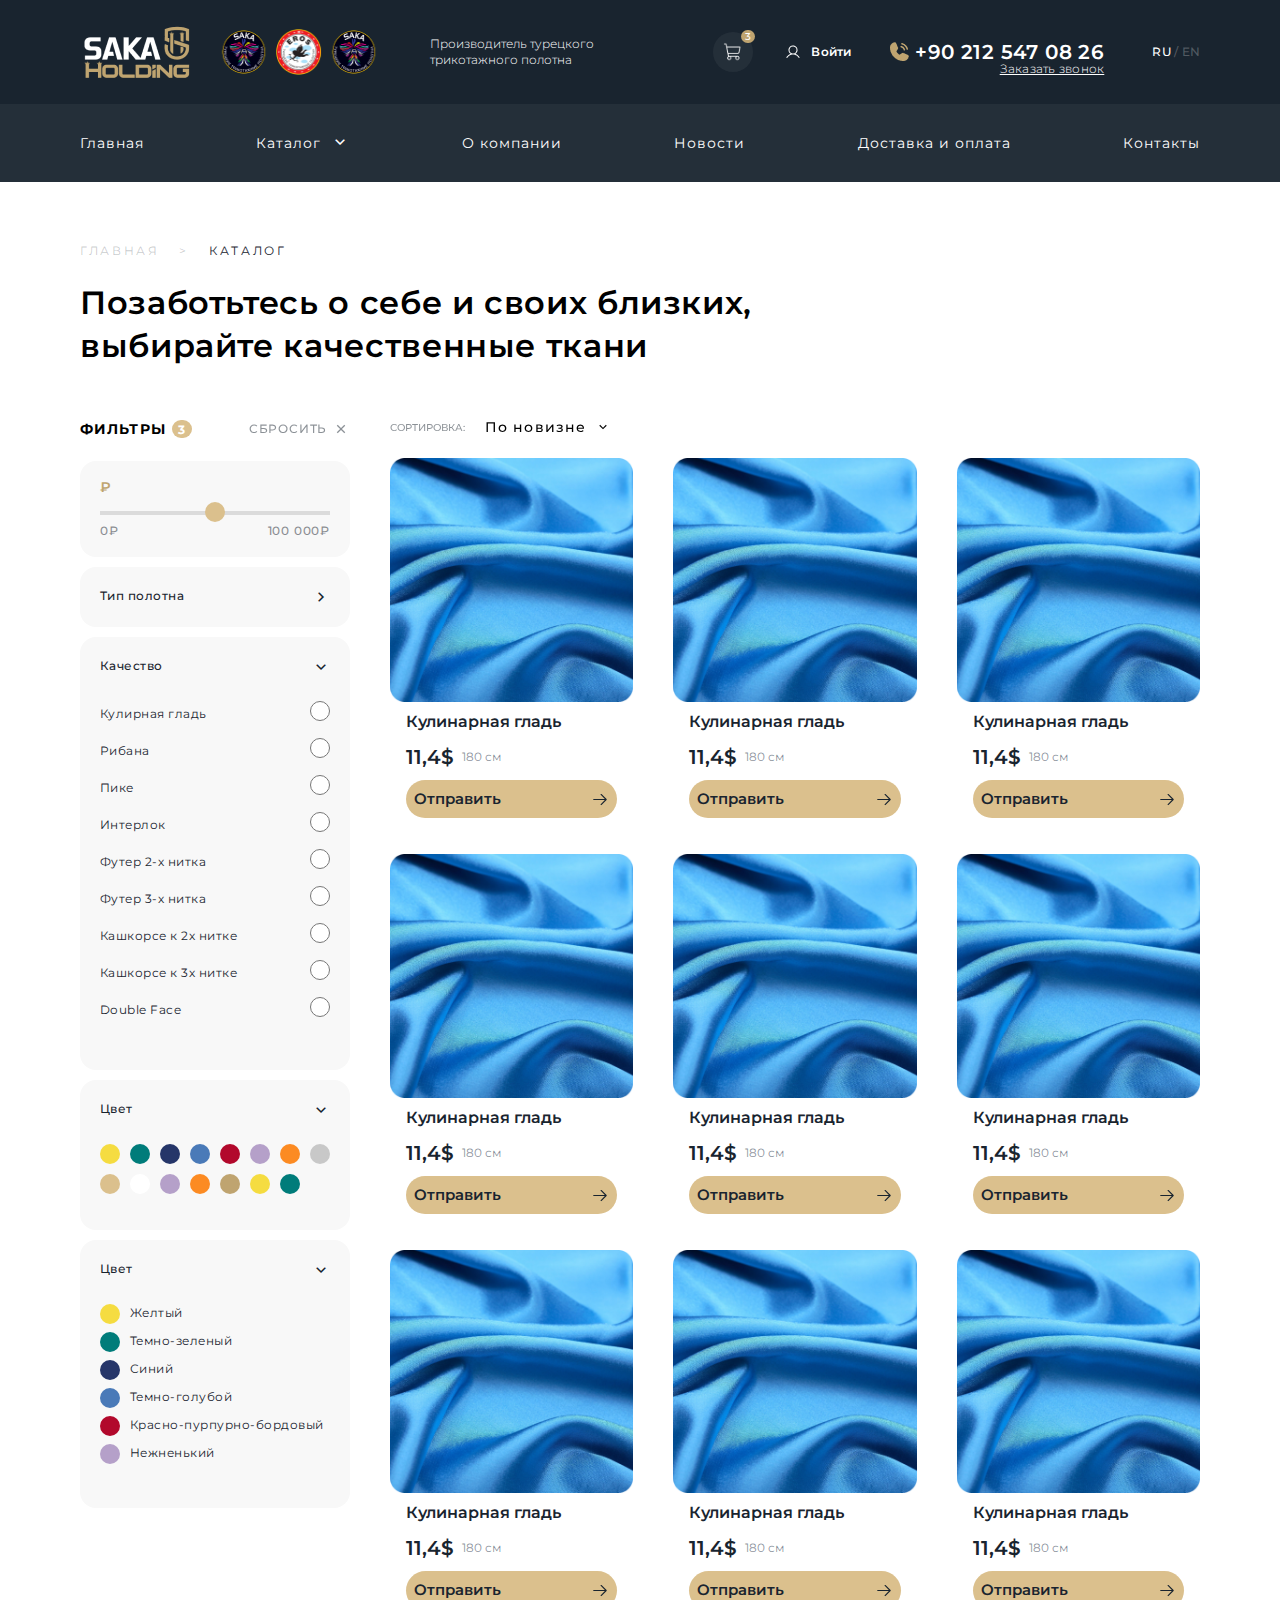
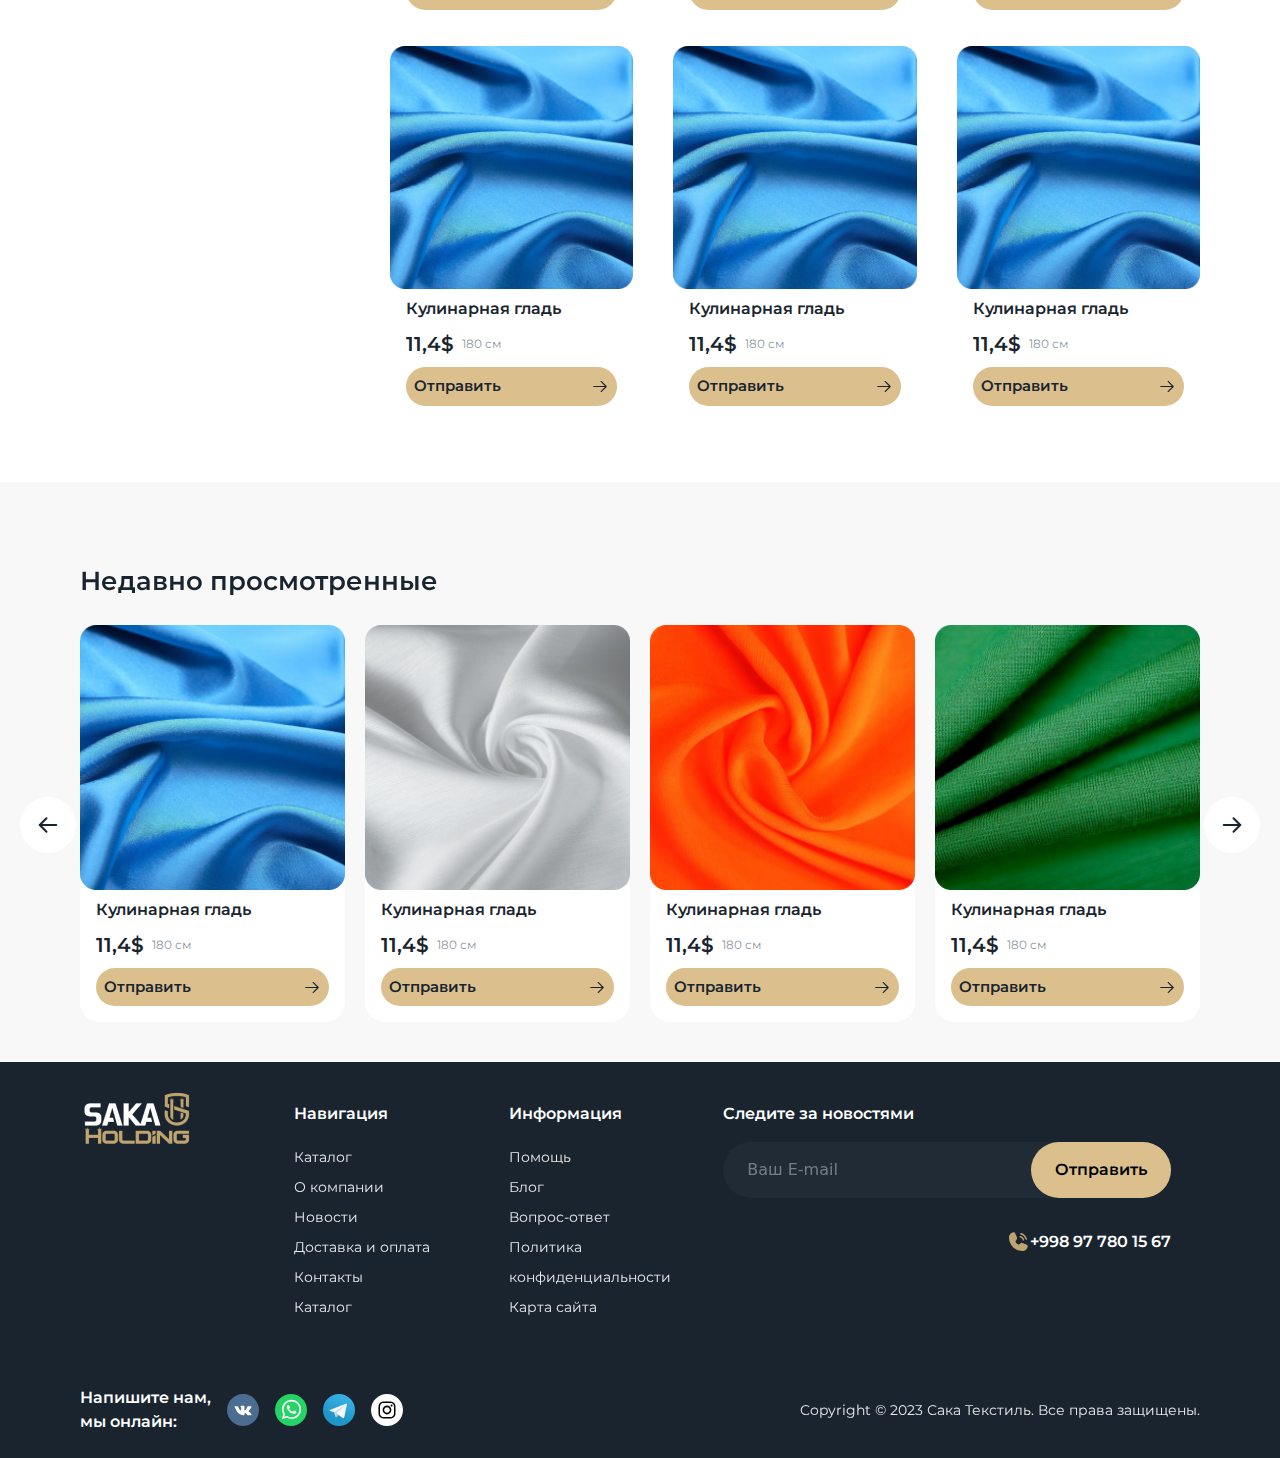
<file: catalog.html>
<!DOCTYPE html>
<html lang="en">
 <head>
  <meta charset="UTF-8" />
  <meta http-equiv="X-UA-Compatible" content="IE=edge" />
  <meta name="viewport" content="width=device-width, initial-scale=1.0" />
  <link rel="stylesheet" href="./project/css/style.css" />
  <link rel="stylesheet"href="./project/plugins/swiper/swiper-bundle.min.css"/>
  <link rel="stylesheet" href="./project/plugins/icons/remixicon.css" />
  <script src="./project/plugins/tailwind/tailwind.js"></script>
  <script src="./project/plugins/tailwind/tailwind.config.js"></script>
  <title>Каталог</title>
 </head>
 <body>
  <div class="wrapper">
    <nav class="relative z-10">
          <div class="bg-currentBlue py-5 ">
           <div class="container">
            <div class="flex justify-between items-center text-white">
               <div class="flex items-center gap-4 sm:gap-5">
                  <a href="#" title="Logo" class="w-[70px] h-9 xs:w-[86px] xs:h-[46px] sm:w-[120px] sm:h-[64px] block"><img src="./project/images/Navbar/Saka logo.png" alt="Logo" class="w-full h-full shrink-0"></a>
                  <div class="flex gap-[7px] items-center">
                     <a href="#" title="Saka" class="w-[34px] h-[34px] sm:w-[48px] sm:h-[48px] block"><img src="./project/images/Navbar/Saka circle logo (3).png" alt="Saka" class="w-full h-full shrink-0"></a>
                     <a href="#" title="Eros" class="w-[34px] h-[34px] sm:w-[48px] sm:h-[48px] block"><img src="./project/images/Navbar/Saka circle logo (2).png" alt="Eros" class="w-full h-full shrink-0"></a>
                     <a href="#" title="Tor Tex" class="w-[34px] h-[34px] sm:w-[48px] sm:h-[48px] block"><img src="./project/images/Navbar/Saka circle logo (3).png" alt="Tor Tex" class="w-full h-full shrink-0"></a>
                  </div>
                  <p class="montserrat-light text-xs hidden lg:block max-w-[200px] xl:ml-8 ">Производитель турецкого трикотажного полотна</p>
               </div>
               <div class="items-center hidden lg:flex">
                  <a href="#" title="Cart" class="w-10 h-10 rounded-full flex justify-center items-center bg-[#FFFFFF0D] relative cursor-pointer">
                     <img src="./project/images/Navbar/ShoppingCart.png" alt="Shopping Cart" class="w-5 h-5 shrink-0 text-white">
                     <div class="px-1 rounded-full bg-[#BFA470] text-[10px] shrink-0 montserrat-medium leading-13 tracking-[.2px] absolute -top-[2px] -right-[2px]">3</div>
                  </a>
                  <a href="#" class="flex items-center gap-2.5 mx-7 xl:mr-9 xl:ml-8">
                     <img src="./project/images/Navbar/User.png" alt="User Icon" class="w-4 h-4 shrink-0">
                     <span class="text-xs montserrat-semibold leading-13 tracking-[.24px]">Войти</span>
                  </a>
                  <div class="relative mr-6 xl:mr-[48px]">
                     <a href="tel:902125470826" class="flex items-center ">
                        <img src="./project/images/Navbar/PhoneCall.png" alt="Phone Call" class="w-6 h-6 shrink-0 mr-1">
                        <span class="text-xl montserrat-semibold leading-13 tracking-[.4px]">+90 212 547 08 26</span>
                     </a>
                     <a href="#" class="text-xs montserrat-light underline leading-13 tracking-[.24px] shrink-0 absolute right-0 -bottom-3">Заказать звонок</a>
                  </div>
                  <div class="text-xs montserrat-medium leading-13 tracking-[.24px] text-[#ffffff40]">
                     <span class="text-white">RU </span>/
                     <span class="">EN</span>
                  </div>
               </div>
               <div title="Menu" class=" w-8 h-8 lg:hidden block cursor-pointer" id="burger-btn"><img src="./project/images/Navbar/Burger nav.png" alt="Menu" class="w-full h-full shrink-0"></div>
            </div>
           </div>
          </div>
          <div class="bg-lightBlue py-6 opacity-95 hidden lg:block ">
            <div class="container">
               <div class="flex justify-between items-center text-white ">
                  <a href="./index.html" class="montserrat-normal text-sm leading-13 tracking-[0.98px] opacity-100">Главная</a>
                  <div class="flex gap-2.5 items-center">
                     <a href="./catalog.html" class="montserrat-normal text-sm leading-13 tracking-[0.98px] opacity-100">Каталог</a>
                     <button class="" id="nav-dropdown">
                        <i class="ri-arrow-down-s-line text-lg open-dropdown"></i>
                        <i class="ri-arrow-up-s-line text-lg close-dropdown hide-dropdown"></i></button>
                  </div>
                  <a href="./About-us.html" class="montserrat-normal text-sm leading-13 tracking-[0.98px] opacity-100">О компании</a>
                  <a href="./news.html" class="montserrat-normal text-sm leading-13 tracking-[0.98px] opacity-100">Новости</a>
                  <a href="./paymet-delivery.html" class="montserrat-normal text-sm leading-13 tracking-[0.98px] opacity-100">Доставка и оплата</a>
                  <a href="./contact.html" class="montserrat-normal text-sm leading-13 tracking-[0.98px] opacity-100">Контакты</a>
               </div>
            </div>
          </div>
          <div class="absolute w-[250px] left-[14%] top-[190px] hide-dropdown shadow-3xl" id="dropdown-content">
            <div class=" p-4 bg-currentBlue text-white rounded-lg  flex flex-col gap-5 border-4 border-[#091f3299] ">
               <a href="#" class="montserrat-normal text-sm leading-13 tracking-[0.98px] opacity-100">Links</a>
               <a href="#" class="montserrat-normal text-sm leading-13 tracking-[0.98px] opacity-100">Links</a>
               <a href="#" class="montserrat-normal text-sm leading-13 tracking-[0.98px] opacity-100">Links</a>
             </div>
          </div>
          <div class="w-full h-screen fixed top-0 right-0 bg-[#19242fcc] hidden z-10" id="nav-banner"></div>
          <div class="w-full min-[360px]:w-[340px] bg-currentBlue lg:hidden text-white h-screen overflow-y-scroll fixed top-0 right-[-350px] z-20 duration-500" id="nav-menu">
            <div class="p-4 xs:p-6">
               <div class="flex justify-between items-center mb-3.5">
                  <a href="./index.html" title="Logo Saka"><img src="./project/images/Navbar/Saka logo.png" alt="Logo Saka" class="w-[120px] h-[64px] shrink-0 object-contain"></a>
                  <button class="text-white text-3xl xs:text-4xl sm:text-5xl" id="close-btn"><i class="ri-close-line"></i></button>
               </div>
               <div class="flex items-center gap-1 mb-3.5">
                  <a href="#"><img src="./project/images/Navbar/Saka circle logo (3).png" alt="Saka Logo" class="w-[28px] h-[28px] shrink-0 object-contain"></a>
                  <a href="#"><img src="./project/images/Navbar/Saka circle logo (2).png" alt="Eros Logo" class="w-[28px] h-[28px] shrink-0 object-contain"></a>
                  <a href="#"><img src="./project/images/Navbar/Saka circle logo (1).png" alt="Tor Tex Logo" class="w-[28px] h-[28px] shrink-0 object-contain"></a>
               </div>
               <div class="flex justify-between items-end mb-[66px]">
                  <p class="montserrat-light leading-13 text-[10px] tracking-[0.2px] max-w-[150px]">Производитель турецкого трикотажного полотна</p>
                  <div class="text-xs montserrat-medium leading-13 tracking-[.24px] text-[#ffffff40]">
                     <span class="text-white">RU </span>/
                     <span class="">EN</span>
                  </div>
               </div>
               <ul class="flex flex-col gap-[28px] mb-[50px]">
                  <li>
                     <a href="./index.html" class="montserrat-normal leading-13 tracking-[1.12px]">Главная</a>
                  </li>
                  <li class="">
                     <div class="flex items-center gap-1.5">
                        <a href="./catalog.html" class="montserrat-normal leading-13 tracking-[1.12px]">Каталог</a>
                        <button class="flex" id="accordion-btn">
                           <i class="ri-arrow-down-s-line text-xl" id="open-accordion"></i>
                           <i class="ri-arrow-up-s-line text-xl hide-dropdown" id="close-accordion"></i>
                        </button>
                     </div>
                     <div class="flex flex-col h-0 overflow-hidden duration-500 gap-2 mx-4 z-[5]" id="accordion-content">
                        <a href="#" class="montserrat-normal text-sm leading-13 tracking-[0.98px] opacity-100">Links</a>
                        <a href="#" class="montserrat-normal text-sm leading-13 tracking-[0.98px] opacity-100">Links</a>
                        <a href="#" class="montserrat-normal text-sm leading-13 tracking-[0.98px] opacity-100">Links</a>
                     </div>
                  </li>
                  <li>
                     <a href="./About-us.html" class="montserrat-normal leading-13 tracking-[1.12px]">О компании</a>
                  </li>
                  <li>
                     <a href="./news.html" class="montserrat-normal leading-13 tracking-[1.12px]">Новости</a>
                  </li>
                  <li>
                     <a href="./paymet-delivery.html" class="montserrat-normal leading-13 tracking-[1.12px]">Доставка и оплата</a>
                  </li>
                  <li>
                     <a href="./contact.html" class="montserrat-normal leading-13 tracking-[1.12px]">Контакты</a>
                  </li>
               </ul>
               <div>
                  <a href="tel:+90 212 547 08 26" class="mb-1 flex items-center">
                     <img src="./project/images/Navbar/PhoneCall.png" alt="PhoneCall Icon" class="w-6 h-6 shrink-0 mr-1">
                     <span class="text-xl montserrat-semibold leading-13 tracking-[.4px]">+90 212 547 08 26</span>
                  </a>
                  <a href="#" class="montserrat-light text-xs underline leading-13 tracking-[.24px] mt-[-2px] block">Заказать звонок</a>
               </div>
               <div class="flex items-center gap-8 mt-6">
                  <a href="#" title="Cart" class="w-10 h-10 rounded-full flex justify-center items-center bg-[#FFFFFF0D] relative">
                     <img src="./project/images/Navbar/ShoppingCart.png" alt="Shopping Cart" class="w-5 h-5 shrink-0 text-white">
                     <div class="px-1 rounded-full bg-[#BFA470] text-[10px] shrink-0 montserrat-medium leading-13 tracking-[.2px] absolute -top-[2px] -right-[2px]">3</div>
                  </a>
                  <a href="#" class="flex items-center gap-2.5 ">
                     <img src="./project/images/Navbar/User.png" alt="User Icon" class="w-4 h-4 shrink-0">
                     <span class="text-xs montserrat-semibold leading-13 tracking-[.24px]">Войти</span>
                  </a>
               </div>
            </div>
            <div class="bg-gold py-3 px-8 montserrat-bold text-currentBlue text-sm leading-13 tracking-[.98px]">АКЦИИ</div>
            <div class="px-6 xs:px-8 py-[30px] flex flex-col gap-[18px]">
               <a href="#" class="flex items-center gap-2.5">
                  <img src="./project/images/Navbar/cloth Icon (1).png" alt="Cloth" class="w-6 h-6 shrink-0">
                  <span class="text-[10px] montserrat-semibold leading-13 tracking-[.7px]">Кулинарная гладь</span>
               </a>
               <a href="#" class="flex items-center gap-2.5">
                  <img src="./project/images/Navbar/cloth Icon (2).png" alt="Cloth" class="w-6 h-6 shrink-0">
                  <span class="text-[10px] montserrat-semibold leading-13 tracking-[.7px]">Футер</span>
               </a>
               <a href="#" class="flex items-center gap-2.5">
                  <img src="./project/images/Navbar/cloth Icon (9).png" alt="Cloth" class="w-6 h-6 shrink-0">
                  <span class="text-[10px] montserrat-semibold leading-13 tracking-[.7px]">Кашкорсе, рибана</span>
               </a>
               <a href="#" class="flex items-center gap-2.5">
                  <img src="./project/images/Navbar/cloth Icon (3).png" alt="Cloth" class="w-6 h-6 shrink-0">
                  <span class="text-[10px] montserrat-semibold leading-13 tracking-[.7px]">Пике</span>
               </a>
               <a href="#" class="flex items-center gap-2.5">
                  <img src="./project/images/Navbar/cloth Icon (4).png" alt="Cloth" class="w-6 h-6 shrink-0">
                  <span class="text-[10px] montserrat-semibold leading-13 tracking-[.7px]">Интерлок</span>
               </a>
               <a href="#" class="flex items-center gap-2.5">
                  <img src="./project/images/Navbar/cloth Icon (5).png" alt="Cloth" class="w-6 h-6 shrink-0">
                  <span class="text-[10px] montserrat-semibold leading-13 tracking-[.7px]">Капитоний</span>
               </a>
               <a href="#" class="flex items-center gap-2.5">
                  <img src="./project/images/Navbar/cloth Icon (6).png" alt="Cloth" class="w-6 h-6 shrink-0">
                  <span class="text-[10px] montserrat-semibold leading-13 tracking-[.7px]">Селаник</span>
               </a>
               <a href="#" class="flex items-center gap-2.5">
                  <img src="./project/images/Navbar/cloth Icon (7).png" alt="Cloth" class="w-6 h-6 shrink-0">
                  <span class="text-[10px] montserrat-semibold leading-13 tracking-[.7px]">Велюр</span>
               </a>
               <a href="#" class="flex items-center gap-2.5">
                  <img src="./project/images/Navbar/cloth Icon (8).png" alt="Cloth" class="w-6 h-6 shrink-0">
                  <span class="text-[10px] montserrat-semibold leading-13 tracking-[.7px]">Вискоза</span>
               </a>
            </div>
          </div>
    </nav>
    <section class="pt-[50px] pb-[120px] sm:pb-[120px] lg:py-[60px]">
        <div class="container">
         <div class="Breadcrumb montserrat-normal leading-[151.4%] tracking-[2.64px] text-xs uppercase flex flex-wrap gap-x-5 gap-y-1 text-[#18272e40] mb-[22px]">
            <a href="./index.html">ГЛАВНАЯ</a>
            <span>></span>
            <a href="./About-us.html" class="text-currentBlue">КАТАЛОГ</a>
         </div>
         <h1 class="mt-[22px] montserrat-semibold text-[26px] sm:text-[32px] leading-13 tracking-[0.64px] mb-8 xl:mb-[50px] max-w-[700px]">Позаботьтесь о себе и своих близких, выбирайте качественные ткани</h1>
         <div class="w-full flex flex-col md:flex-row gap-10 ">
            <div class="w-full md:w-[35%] lg:w-[30%] xl:w-[25%] relative">
               <div class="flex flex-col w-full sm:flex-row justify-between items-center gap-y-2 ">
                  <div class="w-full sm:w-1/2 md:w-full flex flex-col justify-center">
                     <div class="flex items-center justify-end md:mb-5 w-full ">
                        <div class="flex justify-between Filter items-center w-full sm:w-1/2 md:w-full border-b border-[#0000001A] pb-2 sm:border-0 sm:pb-0 md:w-auto cursor-pointer md:justify-start md:gap-1.5">
                           <div class="flex items-center gap-1.5 filter-catalog">
                              <i class="ri-filter-2-fill text-currentBlue text-lg md:hidden"></i>
                              <p class="montserrat-bold text-sm leading-15 tracking-[1.12px]">ФИЛЬТРЫ</p>
                           </div>
                           <div class="py-[1px] px-1.5 rounded-full bg-gold text-white text-xs montserrat-bold leading-15 tracking-[.96px] h-[18px]">3</div>
                        </div>
                        <div class=" hidden md:flex items-center gap-1.5 text-currentBlue opacity-50 leading-15 montserrat-medium  text-xs tracking-[.8px] cursor-pointer ">
                           <p>СБРОСИТЬ</p>
                           <i class="ri-close-line text-base "></i>
                        </div>
                     </div>
                     <div class="w-full filter-catalog-content absolute top-16 bg-white md:sticky left-0 hidden md:block">
                        <div class="bg-currentGray px-5 py-4 rounded-2xl mb-2.5">
                           <div>
                              <p class="montserrat-semibold text-[#BFA470] text-sm leading-15 tracking-[.8px]">
                                 <span id="slider_value2"></span>
                                 <span>₽</span>
                              </p>
                              <input type="range" min="0" max="100000" step="1" name="sld6" value=2000" onchange="show_value2(this.value)" class="h-1 rounded-none bg-[#DBDBDB] text-currentBlue">
                           </div>
                           <div class="flex justify-between items-center montserrat-medium text-currentBlue opacity-50 leading-15 tracking-[.8px] text-xs">
                              <p>0₽</p>
                              <p>100 000₽</p>
                           </div>
                        </div>
                        <div class="bg-currentGray px-5 py-4 rounded-2xl mb-2.5">
                           <div class="flex justify-between items-center catalog-accordion-1 cursor-pointer">
                              <p class="montserrat-medium text-xs leading-15 text-currentBlue tracking-[.48px]">Тип полотна</p>
                              <i class="ri-arrow-right-s-line text-currentBlue text-lg catalog-accordion-arrow-1"></i>
                           </div>
                           <div class="catalog-accordion-content-1 hidden">
                              CONTENT
                           </div>
                        </div>
                        <div class=" bg-currentGray px-5 py-4 rounded-2xl mb-2.5">
                           <div class="flex justify-between items-center catalog-accordion-2 cursor-pointer">
                              <p class="montserrat-medium text-xs leading-15 text-currentBlue tracking-[.48px]">Качество</p>
                              <i class="ri-arrow-down-s-line text-currentBlue text-lg catalog-accordion-arrow-2"></i>
                           </div>
                           <div class="catalog-accordion-content-2 py-5">
                              <div class="flex justify-between items-center mb-2.5">
                                 <label for="Кулирная гладь" class="montserrat-normal leading-15 text-xs tracking-[.48px] text-currentBlue">Кулирная гладь</label>
                                 <span><input type="radio" name="radio" id="Кулирная гладь" class="border-none w-5 h-5">
                              </div>
                              <div class="flex justify-between items-center mb-2.5">
                                 <label for="Рибана" class="montserrat-normal leading-15 text-xs tracking-[.48px] text-currentBlue">Рибана</label>
                                 <span><input type="radio" name="radio" id="Рибана" class="border-none w-5 h-5">
                              </div>
                              <div class="flex justify-between items-center mb-2.5">
                                 <label for="Пике" class="montserrat-normal leading-15 text-xs tracking-[.48px] text-currentBlue">Пике</label>
                                 <span><input type="radio" name="radio" id="Пике" class="border-none w-5 h-5">
                              </div>
                              <div class="flex justify-between items-center mb-2.5">
                                 <label for="Интерлок" class="montserrat-normal leading-15 text-xs tracking-[.48px] text-currentBlue">Интерлок</label>
                                 <span><input type="radio" name="radio" id="Интерлок" class="border-none w-5 h-5">
                              </div>
                              <div class="flex justify-between items-center mb-2.5">
                                 <label for="Футер 2-х нитка" class="montserrat-normal leading-15 text-xs tracking-[.48px] text-currentBlue">Футер 2-х нитка</label>
                                 <span><input type="radio" name="radio" id="Футер 2-х нитка" class="border-none w-5 h-5">
                              </div>
                              <div class="flex justify-between items-center mb-2.5">
                                 <label for="Футер 3-х нитка" class="montserrat-normal leading-15 text-xs tracking-[.48px] text-currentBlue">Футер 3-х нитка</label>
                                 <span><input type="radio" name="radio" id="Футер 3-х нитка" class="border-none w-5 h-5">
                              </div>
                              <div class="flex justify-between items-center mb-2.5">
                                 <label for="Кашкорсе к 2х нитке" class="montserrat-normal leading-15 text-xs tracking-[.48px] text-currentBlue">Кашкорсе к 2х нитке</label>
                                 <span><input type="radio" name="radio" id="Кашкорсе к 2х нитке" class="border-none w-5 h-5">
                              </div>
                              <div class="flex justify-between items-center mb-2.5">
                                 <label for="Кашкорсе к 3х нитке" class="montserrat-normal leading-15 text-xs tracking-[.48px] text-currentBlue">Кашкорсе к 3х нитке</label>
                                 <span><input type="radio" name="radio" id="Кашкорсе к 3х нитке" class="border-none w-5 h-5">
                              </div>
                              <div class="flex justify-between items-center mb-2.5">
                                 <label for="Double Face" class="montserrat-normal leading-15 text-xs tracking-[.48px] text-currentBlue">Double Face</label>
                                 <span><input type="radio" name="radio" id="Double Face" class="border-none w-5 h-5">
                              </div>
                           </div>
                        </div>
                        <div class=" bg-currentGray px-5 py-4 rounded-2xl mb-2.5">
                           <div class="flex justify-between items-center catalog-accordion-3 cursor-pointer">
                              <p class="montserrat-medium text-xs leading-15 text-currentBlue tracking-[.48px]">Цвет</p>
                              <i class="ri-arrow-down-s-line text-currentBlue text-lg catalog-accordion-arrow-3"></i>
                           </div>
                           <div class="catalog-accordion-content-3 py-5 ">
                              <div class="flex flex-wrap gap-2.5">
                                 <div class="w-5 h-5 rounded-full bg-[#F5DC41] border-[#F5DC41] border-2 active:border-currentBlue"></div>
                                 <div class="w-5 h-5 rounded-full bg-[#007C7A] border-[#007C7A] border-2 active:border-currentBlue"></div>
                                 <div class="w-5 h-5 rounded-full bg-[#263669] border-[#263669] border-2 active:border-currentBlue"></div>
                                 <div class="w-5 h-5 rounded-full bg-[#4A7AB8] border-[#4A7AB8] border-2 active:border-currentBlue"></div>
                                 <div class="w-5 h-5 rounded-full bg-[#B2092C] border-[#B2092C] border-2 active:border-currentBlue"></div>
                                 <div class="w-5 h-5 rounded-full bg-[#B5A0C9] border-[#B5A0C9] border-2 active:border-currentBlue"></div>
                                 <div class="w-5 h-5 rounded-full bg-[#FC8B23] border-[#FC8B23] border-2 active:border-currentBlue"></div>
                                 <div class="w-5 h-5 rounded-full bg-[#C8C8C8] border-[#C8C8C8] border-2 active:border-currentBlue"></div>
                                 <div class="w-5 h-5 rounded-full bg-[#DBC08D] border-[#DBC08D] border-2 active:border-currentBlue"></div>
                                 <div class="w-5 h-5 rounded-full bg-white border-white border-2 active:border-currentBlue"></div>
                                 <div class="w-5 h-5 rounded-full bg-[#B5A0C9] border-[#B5A0C9] border-2 active:border-currentBlue"></div>
                                 <div class="w-5 h-5 rounded-full bg-[#FC8B23] border-[#FC8B23] border-2 active:border-currentBlue"></div>
                                 <div class="w-5 h-5 rounded-full bg-[#BFA470] border-[#BFA470] border-2 active:border-currentBlue"></div>
                                 <div class="w-5 h-5 rounded-full bg-[#F5DC41] border-[#F5DC41] border-2 active:border-currentBlue"></div>
                                 <div class="w-5 h-5 rounded-full bg-[#007C7A] border-[#007C7A] border-2 active:border-currentBlue"></div>
                              </div>
                           </div>
                        </div>
                        <div class="bg-currentGray px-5 py-4 rounded-2xl">
                           <div class="flex justify-between items-center catalog-accordion-4 cursor-pointer">
                              <p class="montserrat-medium text-xs leading-15 text-currentBlue tracking-[.48px]">Цвет</p>
                              <i class="ri-arrow-down-s-line text-currentBlue text-lg catalog-accordion-arrow-4"></i>
                           </div>
                           <div class="catalog-accordion-content-4 py-5">
                              <div class="flex gap-2.5 items-center mb-2">
                                 <div class="w-5 h-5 rounded-full bg-[#F5DC41] border-[#F5DC41] border-2 active:border-currentBlue"></div>
                                 <p class="montserrat-normal leading-15 text-currentBlue text-xs tracking-[.48px]">Желтый</p>
                              </div>
                              <div class="flex gap-2.5 items-center mb-2">
                                 <div class="w-5 h-5 rounded-full bg-[#007C7A] border-[#007C7A] border-2 active:border-currentBlue"></div>
                                 <p class="montserrat-normal leading-15 text-currentBlue text-xs tracking-[.48px]">Темно-зеленый</p>
                              </div>
                              <div class="flex gap-2.5 items-center mb-2">
                                 <div class="w-5 h-5 rounded-full bg-[#263669] border-[#263669] border-2 active:border-currentBlue"></div>
                                 <p class="montserrat-normal leading-15 text-currentBlue text-xs tracking-[.48px]">Синий</p>
                              </div>
                              <div class="flex gap-2.5 items-center mb-2">
                                 <div class="w-5 h-5 rounded-full bg-[#4A7AB8] border-[#4A7AB8] border-2 active:border-currentBlue"></div>
                                 <p class="montserrat-normal leading-15 text-currentBlue text-xs tracking-[.48px]">Темно-голубой</p>
                              </div>
                              <div class="flex gap-2.5 items-center mb-2">
                                 <div class="w-5 h-5 rounded-full bg-[#B2092C] border-[#B2092C] border-2 active:border-currentBlue"></div>
                                 <p class="montserrat-normal leading-15 text-currentBlue text-xs tracking-[.48px]">Красно-пурпурно-бордовый</p>
                              </div>
                              <div class="flex gap-2.5 items-center mb-2">
                                 <div class="w-5 h-5 rounded-full bg-[#B5A0C9] border-[#B5A0C9] border-2 active:border-currentBlue"></div>
                                 <p class="montserrat-normal leading-15 text-currentBlue text-xs tracking-[.48px]">Нежненький</p>
                              </div>
                           </div>
                        </div>
                     </div>
                  </div>
                  <div class="flex w-full sm:w-1/2 md:hidden sm:-order-2 items-center justify-between relative">
                     <a href="#" class="montserrat-medium text-currentBlue opacity-50 text-[10px]">СОРТИРОВКА:</a>
                     <div>
                        <div class="montserrat-medium text-sm leading-15 tracking-[1.12px] flex gap-2.5 dropdown-catalog">
                           <p>По новизне</p>
                           <i class="ri-arrow-down-s-line open-catalog"></i>
                           <i class="ri-arrow-up-s-line close-catalog hide-dropdown"></i>
                        </div>
                        <div class="absolute w-[250px] left-[14%] top-[50px] hide-dropdown shadow-3xl content-catalog">
                           <div class=" p-4 bg-currentBlue text-white rounded-lg  flex flex-col gap-5 border-4 border-[#091f3299] ">
                              <a href="#" class="montserrat-normal text-sm leading-13 tracking-[0.98px] opacity-100">Links</a>
                              <a href="#" class="montserrat-normal text-sm leading-13 tracking-[0.98px] opacity-100">Links</a>
                              <a href="#" class="montserrat-normal text-sm leading-13 tracking-[0.98px] opacity-100">Links</a>
                            </div>
                        </div>
                     </div>
                  </div>
               </div>
            </div>
            <div class="w-full md:w-[65%] lg:w-[70%] xl:w-[75%]"> 
               <div class="w-full hidden md:flex items-center justify-start gap-5 relative">
                  <a href="#" class="montserrat-medium text-currentBlue opacity-50 text-[10px]">СОРТИРОВКА:</a>
                  <div>
                     <div class="montserrat-medium text-sm leading-15 tracking-[1.12px] flex gap-2.5 dropdown-catalog-2">
                        <p>По новизне</p>
                        <i class="ri-arrow-down-s-line open-catalog-2"></i>
                        <i class="ri-arrow-up-s-line close-catalog-2 hide-dropdown"></i>
                     </div>
                     <div class="absolute w-[250px] left-[14%] top-[50px] hide-dropdown shadow-3xl content-catalog-2">
                        <div class=" p-4 bg-currentBlue text-white rounded-lg  flex flex-col gap-5 border-4 border-[#091f3299] ">
                           <a href="#" class="montserrat-normal text-sm leading-13 tracking-[0.98px] opacity-100">Links</a>
                           <a href="#" class="montserrat-normal text-sm leading-13 tracking-[0.98px] opacity-100">Links</a>
                           <a href="#" class="montserrat-normal text-sm leading-13 tracking-[0.98px] opacity-100">Links</a>
                         </div>
                     </div>
                  </div>
               </div>
               <div class="grid grid-cols-1 sm:grid-cols-2 lg:grid-cols-3 gap-x-5 gap-y-[30px] sm:gap-y-5 lg:gap-x-10 md:mt-5">
                  <div class=" px-6 sm:px-0">
                     <div class="bg-white w-full rounded-[20px] ">
                       <div class="w-full">
                         <img class="h-full w-full" src="./project/images/index-oxirgidan bitta oldin.png" alt="">
                       </div>
                     <div class="px-4 pb-4">
                       <p class="text-currentBlue mt-2 montserrat-semibold">Кулинарная гладь</p>
                       <div class="flex items-center py-2 gap-2">
                         <p class="text-currentBlue montserrat-semibold text-[20px]">11,4$</p>
                         <p class="text-[12px] lightGray montserrat-normal ">180 см</p>
                       </div>
                       <button class=" py-2 px-2 text-[15px] rounded-full w-full my-6 lg:my-0  bg-gold flex items-cneter justify-between text-currentBlue montserrat-semibold">
                       <div>Отправить</div>
                       <div class="mt-[2px] text-currentBlue montserrat-bold">
                         <svg xmlns="http://www.w3.org/2000/svg" width="18" height="19" viewBox="0 0 18 19" fill="none">
                           <path d="M9.72723 14.9603C9.62177 14.8547 9.56253 14.7117 9.56253 14.5625C9.56253 14.4133 9.62177 14.2703 9.72723 14.1648L13.8295 10.0625H2.8125C2.66332 10.0625 2.52024 10.0033 2.41475 9.89776C2.30926 9.79227 2.25 9.6492 2.25 9.50001C2.25 9.35083 2.30926 9.20776 2.41475 9.10227C2.52024 8.99678 2.66332 8.93751 2.8125 8.93751H13.8295L9.72723 4.83525C9.67499 4.78302 9.63356 4.721 9.6053 4.65276C9.57703 4.58451 9.56248 4.51136 9.56249 4.43749C9.56249 4.36362 9.57704 4.29047 9.60532 4.22223C9.63359 4.15398 9.67502 4.09197 9.72726 4.03974C9.7795 3.98751 9.84151 3.94608 9.90976 3.91781C9.97801 3.88954 10.0512 3.875 10.125 3.875C10.1989 3.875 10.272 3.88956 10.3403 3.91783C10.4085 3.9461 10.4705 3.98754 10.5228 4.03977L15.5853 9.10227C15.5871 9.10409 15.5886 9.10612 15.5904 9.10797C15.6015 9.11937 15.6123 9.13108 15.6224 9.14337C15.6281 9.15024 15.633 9.15752 15.6383 9.16459C15.644 9.17221 15.6499 9.17969 15.6552 9.18762C15.6607 9.1958 15.6654 9.20431 15.6705 9.21272C15.6748 9.22007 15.6794 9.22724 15.6835 9.23483C15.688 9.24328 15.6919 9.252 15.6959 9.26061C15.6997 9.26865 15.7037 9.27654 15.7072 9.28475C15.7106 9.29306 15.7134 9.30157 15.7164 9.31002C15.7196 9.31888 15.723 9.32767 15.7257 9.33673C15.7283 9.34514 15.7301 9.35369 15.7323 9.3622C15.7346 9.37147 15.7372 9.38067 15.7391 9.39012C15.741 9.39994 15.7422 9.40983 15.7436 9.41968C15.7448 9.42799 15.7464 9.43612 15.7472 9.4445C15.749 9.46297 15.75 9.48147 15.75 9.50001C15.75 9.51855 15.749 9.53706 15.7472 9.55553C15.7464 9.56391 15.7448 9.57204 15.7436 9.58035C15.7422 9.5902 15.741 9.60009 15.7391 9.60991C15.7372 9.61935 15.7346 9.62855 15.7323 9.63782C15.7301 9.64634 15.7283 9.65489 15.7257 9.6633C15.723 9.67236 15.7196 9.68115 15.7164 9.69001C15.7134 9.69845 15.7106 9.70697 15.7072 9.71528C15.7037 9.72348 15.6997 9.73138 15.6959 9.73941C15.6919 9.74803 15.688 9.75675 15.6835 9.7652C15.6794 9.77278 15.6748 9.77996 15.6705 9.78731C15.6654 9.79572 15.6607 9.80423 15.6552 9.8124C15.6499 9.82033 15.644 9.82782 15.6383 9.83544C15.633 9.84251 15.6281 9.84979 15.6224 9.85666C15.6121 9.86919 15.6012 9.8811 15.5898 9.89271C15.5882 9.89432 15.5869 9.89614 15.5853 9.89775L10.5228 14.9603C10.4705 15.0125 10.4085 15.0539 10.3403 15.0822C10.272 15.1105 10.1989 15.125 10.125 15.125C10.0511 15.125 9.97798 15.1105 9.90972 15.0822C9.84147 15.0539 9.77946 15.0125 9.72723 14.9603Z" fill="#19242F"/>
                           </svg>
                       </div>
                       </button>
                     </div>
                     </div>
                   </div>
                   <div class=" px-6 sm:px-0">
                     <div class="bg-white w-full rounded-[20px] ">
                       <div class="w-full">
                         <img class="h-full w-full" src="./project/images/index-oxirgidan bitta oldin.png" alt="">
                       </div>
                     <div class="px-4 pb-4">
                       <p class="text-currentBlue mt-2 montserrat-semibold">Кулинарная гладь</p>
                       <div class="flex items-center py-2 gap-2">
                         <p class="text-currentBlue montserrat-semibold text-[20px]">11,4$</p>
                         <p class="text-[12px] lightGray montserrat-normal ">180 см</p>
                       </div>
                       <button class=" py-2 px-2 text-[15px] rounded-full w-full my-6 lg:my-0  bg-gold flex items-cneter justify-between text-currentBlue montserrat-semibold">
                       <div>Отправить</div>
                       <div class="mt-[2px] text-currentBlue montserrat-bold">
                         <svg xmlns="http://www.w3.org/2000/svg" width="18" height="19" viewBox="0 0 18 19" fill="none">
                           <path d="M9.72723 14.9603C9.62177 14.8547 9.56253 14.7117 9.56253 14.5625C9.56253 14.4133 9.62177 14.2703 9.72723 14.1648L13.8295 10.0625H2.8125C2.66332 10.0625 2.52024 10.0033 2.41475 9.89776C2.30926 9.79227 2.25 9.6492 2.25 9.50001C2.25 9.35083 2.30926 9.20776 2.41475 9.10227C2.52024 8.99678 2.66332 8.93751 2.8125 8.93751H13.8295L9.72723 4.83525C9.67499 4.78302 9.63356 4.721 9.6053 4.65276C9.57703 4.58451 9.56248 4.51136 9.56249 4.43749C9.56249 4.36362 9.57704 4.29047 9.60532 4.22223C9.63359 4.15398 9.67502 4.09197 9.72726 4.03974C9.7795 3.98751 9.84151 3.94608 9.90976 3.91781C9.97801 3.88954 10.0512 3.875 10.125 3.875C10.1989 3.875 10.272 3.88956 10.3403 3.91783C10.4085 3.9461 10.4705 3.98754 10.5228 4.03977L15.5853 9.10227C15.5871 9.10409 15.5886 9.10612 15.5904 9.10797C15.6015 9.11937 15.6123 9.13108 15.6224 9.14337C15.6281 9.15024 15.633 9.15752 15.6383 9.16459C15.644 9.17221 15.6499 9.17969 15.6552 9.18762C15.6607 9.1958 15.6654 9.20431 15.6705 9.21272C15.6748 9.22007 15.6794 9.22724 15.6835 9.23483C15.688 9.24328 15.6919 9.252 15.6959 9.26061C15.6997 9.26865 15.7037 9.27654 15.7072 9.28475C15.7106 9.29306 15.7134 9.30157 15.7164 9.31002C15.7196 9.31888 15.723 9.32767 15.7257 9.33673C15.7283 9.34514 15.7301 9.35369 15.7323 9.3622C15.7346 9.37147 15.7372 9.38067 15.7391 9.39012C15.741 9.39994 15.7422 9.40983 15.7436 9.41968C15.7448 9.42799 15.7464 9.43612 15.7472 9.4445C15.749 9.46297 15.75 9.48147 15.75 9.50001C15.75 9.51855 15.749 9.53706 15.7472 9.55553C15.7464 9.56391 15.7448 9.57204 15.7436 9.58035C15.7422 9.5902 15.741 9.60009 15.7391 9.60991C15.7372 9.61935 15.7346 9.62855 15.7323 9.63782C15.7301 9.64634 15.7283 9.65489 15.7257 9.6633C15.723 9.67236 15.7196 9.68115 15.7164 9.69001C15.7134 9.69845 15.7106 9.70697 15.7072 9.71528C15.7037 9.72348 15.6997 9.73138 15.6959 9.73941C15.6919 9.74803 15.688 9.75675 15.6835 9.7652C15.6794 9.77278 15.6748 9.77996 15.6705 9.78731C15.6654 9.79572 15.6607 9.80423 15.6552 9.8124C15.6499 9.82033 15.644 9.82782 15.6383 9.83544C15.633 9.84251 15.6281 9.84979 15.6224 9.85666C15.6121 9.86919 15.6012 9.8811 15.5898 9.89271C15.5882 9.89432 15.5869 9.89614 15.5853 9.89775L10.5228 14.9603C10.4705 15.0125 10.4085 15.0539 10.3403 15.0822C10.272 15.1105 10.1989 15.125 10.125 15.125C10.0511 15.125 9.97798 15.1105 9.90972 15.0822C9.84147 15.0539 9.77946 15.0125 9.72723 14.9603Z" fill="#19242F"/>
                           </svg>
                       </div>
                       </button>
                     </div>
                     </div>
                   </div>
                   <div class=" px-6 sm:px-0">
                     <div class="bg-white w-full rounded-[20px] ">
                       <div class="w-full">
                         <img class="h-full w-full" src="./project/images/index-oxirgidan bitta oldin.png" alt="">
                       </div>
                     <div class="px-4 pb-4">
                       <p class="text-currentBlue mt-2 montserrat-semibold">Кулинарная гладь</p>
                       <div class="flex items-center py-2 gap-2">
                         <p class="text-currentBlue montserrat-semibold text-[20px]">11,4$</p>
                         <p class="text-[12px] lightGray montserrat-normal ">180 см</p>
                       </div>
                       <button class=" py-2 px-2 text-[15px] rounded-full w-full my-6 lg:my-0  bg-gold flex items-cneter justify-between text-currentBlue montserrat-semibold">
                       <div>Отправить</div>
                       <div class="mt-[2px] text-currentBlue montserrat-bold">
                         <svg xmlns="http://www.w3.org/2000/svg" width="18" height="19" viewBox="0 0 18 19" fill="none">
                           <path d="M9.72723 14.9603C9.62177 14.8547 9.56253 14.7117 9.56253 14.5625C9.56253 14.4133 9.62177 14.2703 9.72723 14.1648L13.8295 10.0625H2.8125C2.66332 10.0625 2.52024 10.0033 2.41475 9.89776C2.30926 9.79227 2.25 9.6492 2.25 9.50001C2.25 9.35083 2.30926 9.20776 2.41475 9.10227C2.52024 8.99678 2.66332 8.93751 2.8125 8.93751H13.8295L9.72723 4.83525C9.67499 4.78302 9.63356 4.721 9.6053 4.65276C9.57703 4.58451 9.56248 4.51136 9.56249 4.43749C9.56249 4.36362 9.57704 4.29047 9.60532 4.22223C9.63359 4.15398 9.67502 4.09197 9.72726 4.03974C9.7795 3.98751 9.84151 3.94608 9.90976 3.91781C9.97801 3.88954 10.0512 3.875 10.125 3.875C10.1989 3.875 10.272 3.88956 10.3403 3.91783C10.4085 3.9461 10.4705 3.98754 10.5228 4.03977L15.5853 9.10227C15.5871 9.10409 15.5886 9.10612 15.5904 9.10797C15.6015 9.11937 15.6123 9.13108 15.6224 9.14337C15.6281 9.15024 15.633 9.15752 15.6383 9.16459C15.644 9.17221 15.6499 9.17969 15.6552 9.18762C15.6607 9.1958 15.6654 9.20431 15.6705 9.21272C15.6748 9.22007 15.6794 9.22724 15.6835 9.23483C15.688 9.24328 15.6919 9.252 15.6959 9.26061C15.6997 9.26865 15.7037 9.27654 15.7072 9.28475C15.7106 9.29306 15.7134 9.30157 15.7164 9.31002C15.7196 9.31888 15.723 9.32767 15.7257 9.33673C15.7283 9.34514 15.7301 9.35369 15.7323 9.3622C15.7346 9.37147 15.7372 9.38067 15.7391 9.39012C15.741 9.39994 15.7422 9.40983 15.7436 9.41968C15.7448 9.42799 15.7464 9.43612 15.7472 9.4445C15.749 9.46297 15.75 9.48147 15.75 9.50001C15.75 9.51855 15.749 9.53706 15.7472 9.55553C15.7464 9.56391 15.7448 9.57204 15.7436 9.58035C15.7422 9.5902 15.741 9.60009 15.7391 9.60991C15.7372 9.61935 15.7346 9.62855 15.7323 9.63782C15.7301 9.64634 15.7283 9.65489 15.7257 9.6633C15.723 9.67236 15.7196 9.68115 15.7164 9.69001C15.7134 9.69845 15.7106 9.70697 15.7072 9.71528C15.7037 9.72348 15.6997 9.73138 15.6959 9.73941C15.6919 9.74803 15.688 9.75675 15.6835 9.7652C15.6794 9.77278 15.6748 9.77996 15.6705 9.78731C15.6654 9.79572 15.6607 9.80423 15.6552 9.8124C15.6499 9.82033 15.644 9.82782 15.6383 9.83544C15.633 9.84251 15.6281 9.84979 15.6224 9.85666C15.6121 9.86919 15.6012 9.8811 15.5898 9.89271C15.5882 9.89432 15.5869 9.89614 15.5853 9.89775L10.5228 14.9603C10.4705 15.0125 10.4085 15.0539 10.3403 15.0822C10.272 15.1105 10.1989 15.125 10.125 15.125C10.0511 15.125 9.97798 15.1105 9.90972 15.0822C9.84147 15.0539 9.77946 15.0125 9.72723 14.9603Z" fill="#19242F"/>
                           </svg>
                       </div>
                       </button>
                     </div>
                     </div>
                   </div>
                   <div class=" px-6 sm:px-0">
                     <div class="bg-white w-full rounded-[20px] ">
                       <div class="w-full">
                         <img class="h-full w-full" src="./project/images/index-oxirgidan bitta oldin.png" alt="">
                       </div>
                     <div class="px-4 pb-4">
                       <p class="text-currentBlue mt-2 montserrat-semibold">Кулинарная гладь</p>
                       <div class="flex items-center py-2 gap-2">
                         <p class="text-currentBlue montserrat-semibold text-[20px]">11,4$</p>
                         <p class="text-[12px] lightGray montserrat-normal ">180 см</p>
                       </div>
                       <button class=" py-2 px-2 text-[15px] rounded-full w-full my-6 lg:my-0  bg-gold flex items-cneter justify-between text-currentBlue montserrat-semibold">
                       <div>Отправить</div>
                       <div class="mt-[2px] text-currentBlue montserrat-bold">
                         <svg xmlns="http://www.w3.org/2000/svg" width="18" height="19" viewBox="0 0 18 19" fill="none">
                           <path d="M9.72723 14.9603C9.62177 14.8547 9.56253 14.7117 9.56253 14.5625C9.56253 14.4133 9.62177 14.2703 9.72723 14.1648L13.8295 10.0625H2.8125C2.66332 10.0625 2.52024 10.0033 2.41475 9.89776C2.30926 9.79227 2.25 9.6492 2.25 9.50001C2.25 9.35083 2.30926 9.20776 2.41475 9.10227C2.52024 8.99678 2.66332 8.93751 2.8125 8.93751H13.8295L9.72723 4.83525C9.67499 4.78302 9.63356 4.721 9.6053 4.65276C9.57703 4.58451 9.56248 4.51136 9.56249 4.43749C9.56249 4.36362 9.57704 4.29047 9.60532 4.22223C9.63359 4.15398 9.67502 4.09197 9.72726 4.03974C9.7795 3.98751 9.84151 3.94608 9.90976 3.91781C9.97801 3.88954 10.0512 3.875 10.125 3.875C10.1989 3.875 10.272 3.88956 10.3403 3.91783C10.4085 3.9461 10.4705 3.98754 10.5228 4.03977L15.5853 9.10227C15.5871 9.10409 15.5886 9.10612 15.5904 9.10797C15.6015 9.11937 15.6123 9.13108 15.6224 9.14337C15.6281 9.15024 15.633 9.15752 15.6383 9.16459C15.644 9.17221 15.6499 9.17969 15.6552 9.18762C15.6607 9.1958 15.6654 9.20431 15.6705 9.21272C15.6748 9.22007 15.6794 9.22724 15.6835 9.23483C15.688 9.24328 15.6919 9.252 15.6959 9.26061C15.6997 9.26865 15.7037 9.27654 15.7072 9.28475C15.7106 9.29306 15.7134 9.30157 15.7164 9.31002C15.7196 9.31888 15.723 9.32767 15.7257 9.33673C15.7283 9.34514 15.7301 9.35369 15.7323 9.3622C15.7346 9.37147 15.7372 9.38067 15.7391 9.39012C15.741 9.39994 15.7422 9.40983 15.7436 9.41968C15.7448 9.42799 15.7464 9.43612 15.7472 9.4445C15.749 9.46297 15.75 9.48147 15.75 9.50001C15.75 9.51855 15.749 9.53706 15.7472 9.55553C15.7464 9.56391 15.7448 9.57204 15.7436 9.58035C15.7422 9.5902 15.741 9.60009 15.7391 9.60991C15.7372 9.61935 15.7346 9.62855 15.7323 9.63782C15.7301 9.64634 15.7283 9.65489 15.7257 9.6633C15.723 9.67236 15.7196 9.68115 15.7164 9.69001C15.7134 9.69845 15.7106 9.70697 15.7072 9.71528C15.7037 9.72348 15.6997 9.73138 15.6959 9.73941C15.6919 9.74803 15.688 9.75675 15.6835 9.7652C15.6794 9.77278 15.6748 9.77996 15.6705 9.78731C15.6654 9.79572 15.6607 9.80423 15.6552 9.8124C15.6499 9.82033 15.644 9.82782 15.6383 9.83544C15.633 9.84251 15.6281 9.84979 15.6224 9.85666C15.6121 9.86919 15.6012 9.8811 15.5898 9.89271C15.5882 9.89432 15.5869 9.89614 15.5853 9.89775L10.5228 14.9603C10.4705 15.0125 10.4085 15.0539 10.3403 15.0822C10.272 15.1105 10.1989 15.125 10.125 15.125C10.0511 15.125 9.97798 15.1105 9.90972 15.0822C9.84147 15.0539 9.77946 15.0125 9.72723 14.9603Z" fill="#19242F"/>
                           </svg>
                       </div>
                       </button>
                     </div>
                     </div>
                   </div>
                   <div class=" px-6 sm:px-0 hidden lg:block">
                     <div class="bg-white w-full rounded-[20px] ">
                       <div class="w-full">
                         <img class="h-full w-full" src="./project/images/index-oxirgidan bitta oldin.png" alt="">
                       </div>
                     <div class="px-4 pb-4">
                       <p class="text-currentBlue mt-2 montserrat-semibold">Кулинарная гладь</p>
                       <div class="flex items-center py-2 gap-2">
                         <p class="text-currentBlue montserrat-semibold text-[20px]">11,4$</p>
                         <p class="text-[12px] lightGray montserrat-normal ">180 см</p>
                       </div>
                       <button class=" py-2 px-2 text-[15px] rounded-full w-full my-6 lg:my-0  bg-gold flex items-cneter justify-between text-currentBlue montserrat-semibold">
                       <div>Отправить</div>
                       <div class="mt-[2px] text-currentBlue montserrat-bold">
                         <svg xmlns="http://www.w3.org/2000/svg" width="18" height="19" viewBox="0 0 18 19" fill="none">
                           <path d="M9.72723 14.9603C9.62177 14.8547 9.56253 14.7117 9.56253 14.5625C9.56253 14.4133 9.62177 14.2703 9.72723 14.1648L13.8295 10.0625H2.8125C2.66332 10.0625 2.52024 10.0033 2.41475 9.89776C2.30926 9.79227 2.25 9.6492 2.25 9.50001C2.25 9.35083 2.30926 9.20776 2.41475 9.10227C2.52024 8.99678 2.66332 8.93751 2.8125 8.93751H13.8295L9.72723 4.83525C9.67499 4.78302 9.63356 4.721 9.6053 4.65276C9.57703 4.58451 9.56248 4.51136 9.56249 4.43749C9.56249 4.36362 9.57704 4.29047 9.60532 4.22223C9.63359 4.15398 9.67502 4.09197 9.72726 4.03974C9.7795 3.98751 9.84151 3.94608 9.90976 3.91781C9.97801 3.88954 10.0512 3.875 10.125 3.875C10.1989 3.875 10.272 3.88956 10.3403 3.91783C10.4085 3.9461 10.4705 3.98754 10.5228 4.03977L15.5853 9.10227C15.5871 9.10409 15.5886 9.10612 15.5904 9.10797C15.6015 9.11937 15.6123 9.13108 15.6224 9.14337C15.6281 9.15024 15.633 9.15752 15.6383 9.16459C15.644 9.17221 15.6499 9.17969 15.6552 9.18762C15.6607 9.1958 15.6654 9.20431 15.6705 9.21272C15.6748 9.22007 15.6794 9.22724 15.6835 9.23483C15.688 9.24328 15.6919 9.252 15.6959 9.26061C15.6997 9.26865 15.7037 9.27654 15.7072 9.28475C15.7106 9.29306 15.7134 9.30157 15.7164 9.31002C15.7196 9.31888 15.723 9.32767 15.7257 9.33673C15.7283 9.34514 15.7301 9.35369 15.7323 9.3622C15.7346 9.37147 15.7372 9.38067 15.7391 9.39012C15.741 9.39994 15.7422 9.40983 15.7436 9.41968C15.7448 9.42799 15.7464 9.43612 15.7472 9.4445C15.749 9.46297 15.75 9.48147 15.75 9.50001C15.75 9.51855 15.749 9.53706 15.7472 9.55553C15.7464 9.56391 15.7448 9.57204 15.7436 9.58035C15.7422 9.5902 15.741 9.60009 15.7391 9.60991C15.7372 9.61935 15.7346 9.62855 15.7323 9.63782C15.7301 9.64634 15.7283 9.65489 15.7257 9.6633C15.723 9.67236 15.7196 9.68115 15.7164 9.69001C15.7134 9.69845 15.7106 9.70697 15.7072 9.71528C15.7037 9.72348 15.6997 9.73138 15.6959 9.73941C15.6919 9.74803 15.688 9.75675 15.6835 9.7652C15.6794 9.77278 15.6748 9.77996 15.6705 9.78731C15.6654 9.79572 15.6607 9.80423 15.6552 9.8124C15.6499 9.82033 15.644 9.82782 15.6383 9.83544C15.633 9.84251 15.6281 9.84979 15.6224 9.85666C15.6121 9.86919 15.6012 9.8811 15.5898 9.89271C15.5882 9.89432 15.5869 9.89614 15.5853 9.89775L10.5228 14.9603C10.4705 15.0125 10.4085 15.0539 10.3403 15.0822C10.272 15.1105 10.1989 15.125 10.125 15.125C10.0511 15.125 9.97798 15.1105 9.90972 15.0822C9.84147 15.0539 9.77946 15.0125 9.72723 14.9603Z" fill="#19242F"/>
                           </svg>
                       </div>
                       </button>
                     </div>
                     </div>
                   </div>
                   <div class=" px-6 sm:px-0 hidden lg:block">
                     <div class="bg-white w-full rounded-[20px] ">
                       <div class="w-full">
                         <img class="h-full w-full" src="./project/images/index-oxirgidan bitta oldin.png" alt="">
                       </div>
                     <div class="px-4 pb-4">
                       <p class="text-currentBlue mt-2 montserrat-semibold">Кулинарная гладь</p>
                       <div class="flex items-center py-2 gap-2">
                         <p class="text-currentBlue montserrat-semibold text-[20px]">11,4$</p>
                         <p class="text-[12px] lightGray montserrat-normal ">180 см</p>
                       </div>
                       <button class=" py-2 px-2 text-[15px] rounded-full w-full my-6 lg:my-0  bg-gold flex items-cneter justify-between text-currentBlue montserrat-semibold">
                       <div>Отправить</div>
                       <div class="mt-[2px] text-currentBlue montserrat-bold">
                         <svg xmlns="http://www.w3.org/2000/svg" width="18" height="19" viewBox="0 0 18 19" fill="none">
                           <path d="M9.72723 14.9603C9.62177 14.8547 9.56253 14.7117 9.56253 14.5625C9.56253 14.4133 9.62177 14.2703 9.72723 14.1648L13.8295 10.0625H2.8125C2.66332 10.0625 2.52024 10.0033 2.41475 9.89776C2.30926 9.79227 2.25 9.6492 2.25 9.50001C2.25 9.35083 2.30926 9.20776 2.41475 9.10227C2.52024 8.99678 2.66332 8.93751 2.8125 8.93751H13.8295L9.72723 4.83525C9.67499 4.78302 9.63356 4.721 9.6053 4.65276C9.57703 4.58451 9.56248 4.51136 9.56249 4.43749C9.56249 4.36362 9.57704 4.29047 9.60532 4.22223C9.63359 4.15398 9.67502 4.09197 9.72726 4.03974C9.7795 3.98751 9.84151 3.94608 9.90976 3.91781C9.97801 3.88954 10.0512 3.875 10.125 3.875C10.1989 3.875 10.272 3.88956 10.3403 3.91783C10.4085 3.9461 10.4705 3.98754 10.5228 4.03977L15.5853 9.10227C15.5871 9.10409 15.5886 9.10612 15.5904 9.10797C15.6015 9.11937 15.6123 9.13108 15.6224 9.14337C15.6281 9.15024 15.633 9.15752 15.6383 9.16459C15.644 9.17221 15.6499 9.17969 15.6552 9.18762C15.6607 9.1958 15.6654 9.20431 15.6705 9.21272C15.6748 9.22007 15.6794 9.22724 15.6835 9.23483C15.688 9.24328 15.6919 9.252 15.6959 9.26061C15.6997 9.26865 15.7037 9.27654 15.7072 9.28475C15.7106 9.29306 15.7134 9.30157 15.7164 9.31002C15.7196 9.31888 15.723 9.32767 15.7257 9.33673C15.7283 9.34514 15.7301 9.35369 15.7323 9.3622C15.7346 9.37147 15.7372 9.38067 15.7391 9.39012C15.741 9.39994 15.7422 9.40983 15.7436 9.41968C15.7448 9.42799 15.7464 9.43612 15.7472 9.4445C15.749 9.46297 15.75 9.48147 15.75 9.50001C15.75 9.51855 15.749 9.53706 15.7472 9.55553C15.7464 9.56391 15.7448 9.57204 15.7436 9.58035C15.7422 9.5902 15.741 9.60009 15.7391 9.60991C15.7372 9.61935 15.7346 9.62855 15.7323 9.63782C15.7301 9.64634 15.7283 9.65489 15.7257 9.6633C15.723 9.67236 15.7196 9.68115 15.7164 9.69001C15.7134 9.69845 15.7106 9.70697 15.7072 9.71528C15.7037 9.72348 15.6997 9.73138 15.6959 9.73941C15.6919 9.74803 15.688 9.75675 15.6835 9.7652C15.6794 9.77278 15.6748 9.77996 15.6705 9.78731C15.6654 9.79572 15.6607 9.80423 15.6552 9.8124C15.6499 9.82033 15.644 9.82782 15.6383 9.83544C15.633 9.84251 15.6281 9.84979 15.6224 9.85666C15.6121 9.86919 15.6012 9.8811 15.5898 9.89271C15.5882 9.89432 15.5869 9.89614 15.5853 9.89775L10.5228 14.9603C10.4705 15.0125 10.4085 15.0539 10.3403 15.0822C10.272 15.1105 10.1989 15.125 10.125 15.125C10.0511 15.125 9.97798 15.1105 9.90972 15.0822C9.84147 15.0539 9.77946 15.0125 9.72723 14.9603Z" fill="#19242F"/>
                           </svg>
                       </div>
                       </button>
                     </div>
                     </div>
                   </div>
                   <div class=" px-6 sm:px-0 hidden lg:block">
                     <div class="bg-white w-full rounded-[20px] ">
                       <div class="w-full">
                         <img class="h-full w-full" src="./project/images/index-oxirgidan bitta oldin.png" alt="">
                       </div>
                     <div class="px-4 pb-4">
                       <p class="text-currentBlue mt-2 montserrat-semibold">Кулинарная гладь</p>
                       <div class="flex items-center py-2 gap-2">
                         <p class="text-currentBlue montserrat-semibold text-[20px]">11,4$</p>
                         <p class="text-[12px] lightGray montserrat-normal ">180 см</p>
                       </div>
                       <button class=" py-2 px-2 text-[15px] rounded-full w-full my-6 lg:my-0  bg-gold flex items-cneter justify-between text-currentBlue montserrat-semibold">
                       <div>Отправить</div>
                       <div class="mt-[2px] text-currentBlue montserrat-bold">
                         <svg xmlns="http://www.w3.org/2000/svg" width="18" height="19" viewBox="0 0 18 19" fill="none">
                           <path d="M9.72723 14.9603C9.62177 14.8547 9.56253 14.7117 9.56253 14.5625C9.56253 14.4133 9.62177 14.2703 9.72723 14.1648L13.8295 10.0625H2.8125C2.66332 10.0625 2.52024 10.0033 2.41475 9.89776C2.30926 9.79227 2.25 9.6492 2.25 9.50001C2.25 9.35083 2.30926 9.20776 2.41475 9.10227C2.52024 8.99678 2.66332 8.93751 2.8125 8.93751H13.8295L9.72723 4.83525C9.67499 4.78302 9.63356 4.721 9.6053 4.65276C9.57703 4.58451 9.56248 4.51136 9.56249 4.43749C9.56249 4.36362 9.57704 4.29047 9.60532 4.22223C9.63359 4.15398 9.67502 4.09197 9.72726 4.03974C9.7795 3.98751 9.84151 3.94608 9.90976 3.91781C9.97801 3.88954 10.0512 3.875 10.125 3.875C10.1989 3.875 10.272 3.88956 10.3403 3.91783C10.4085 3.9461 10.4705 3.98754 10.5228 4.03977L15.5853 9.10227C15.5871 9.10409 15.5886 9.10612 15.5904 9.10797C15.6015 9.11937 15.6123 9.13108 15.6224 9.14337C15.6281 9.15024 15.633 9.15752 15.6383 9.16459C15.644 9.17221 15.6499 9.17969 15.6552 9.18762C15.6607 9.1958 15.6654 9.20431 15.6705 9.21272C15.6748 9.22007 15.6794 9.22724 15.6835 9.23483C15.688 9.24328 15.6919 9.252 15.6959 9.26061C15.6997 9.26865 15.7037 9.27654 15.7072 9.28475C15.7106 9.29306 15.7134 9.30157 15.7164 9.31002C15.7196 9.31888 15.723 9.32767 15.7257 9.33673C15.7283 9.34514 15.7301 9.35369 15.7323 9.3622C15.7346 9.37147 15.7372 9.38067 15.7391 9.39012C15.741 9.39994 15.7422 9.40983 15.7436 9.41968C15.7448 9.42799 15.7464 9.43612 15.7472 9.4445C15.749 9.46297 15.75 9.48147 15.75 9.50001C15.75 9.51855 15.749 9.53706 15.7472 9.55553C15.7464 9.56391 15.7448 9.57204 15.7436 9.58035C15.7422 9.5902 15.741 9.60009 15.7391 9.60991C15.7372 9.61935 15.7346 9.62855 15.7323 9.63782C15.7301 9.64634 15.7283 9.65489 15.7257 9.6633C15.723 9.67236 15.7196 9.68115 15.7164 9.69001C15.7134 9.69845 15.7106 9.70697 15.7072 9.71528C15.7037 9.72348 15.6997 9.73138 15.6959 9.73941C15.6919 9.74803 15.688 9.75675 15.6835 9.7652C15.6794 9.77278 15.6748 9.77996 15.6705 9.78731C15.6654 9.79572 15.6607 9.80423 15.6552 9.8124C15.6499 9.82033 15.644 9.82782 15.6383 9.83544C15.633 9.84251 15.6281 9.84979 15.6224 9.85666C15.6121 9.86919 15.6012 9.8811 15.5898 9.89271C15.5882 9.89432 15.5869 9.89614 15.5853 9.89775L10.5228 14.9603C10.4705 15.0125 10.4085 15.0539 10.3403 15.0822C10.272 15.1105 10.1989 15.125 10.125 15.125C10.0511 15.125 9.97798 15.1105 9.90972 15.0822C9.84147 15.0539 9.77946 15.0125 9.72723 14.9603Z" fill="#19242F"/>
                           </svg>
                       </div>
                       </button>
                     </div>
                     </div>
                   </div>
                   <div class=" px-6 sm:px-0 hidden lg:block">
                     <div class="bg-white w-full rounded-[20px] ">
                       <div class="w-full">
                         <img class="h-full w-full" src="./project/images/index-oxirgidan bitta oldin.png" alt="">
                       </div>
                     <div class="px-4 pb-4">
                       <p class="text-currentBlue mt-2 montserrat-semibold">Кулинарная гладь</p>
                       <div class="flex items-center py-2 gap-2">
                         <p class="text-currentBlue montserrat-semibold text-[20px]">11,4$</p>
                         <p class="text-[12px] lightGray montserrat-normal ">180 см</p>
                       </div>
                       <button class=" py-2 px-2 text-[15px] rounded-full w-full my-6 lg:my-0  bg-gold flex items-cneter justify-between text-currentBlue montserrat-semibold">
                       <div>Отправить</div>
                       <div class="mt-[2px] text-currentBlue montserrat-bold">
                         <svg xmlns="http://www.w3.org/2000/svg" width="18" height="19" viewBox="0 0 18 19" fill="none">
                           <path d="M9.72723 14.9603C9.62177 14.8547 9.56253 14.7117 9.56253 14.5625C9.56253 14.4133 9.62177 14.2703 9.72723 14.1648L13.8295 10.0625H2.8125C2.66332 10.0625 2.52024 10.0033 2.41475 9.89776C2.30926 9.79227 2.25 9.6492 2.25 9.50001C2.25 9.35083 2.30926 9.20776 2.41475 9.10227C2.52024 8.99678 2.66332 8.93751 2.8125 8.93751H13.8295L9.72723 4.83525C9.67499 4.78302 9.63356 4.721 9.6053 4.65276C9.57703 4.58451 9.56248 4.51136 9.56249 4.43749C9.56249 4.36362 9.57704 4.29047 9.60532 4.22223C9.63359 4.15398 9.67502 4.09197 9.72726 4.03974C9.7795 3.98751 9.84151 3.94608 9.90976 3.91781C9.97801 3.88954 10.0512 3.875 10.125 3.875C10.1989 3.875 10.272 3.88956 10.3403 3.91783C10.4085 3.9461 10.4705 3.98754 10.5228 4.03977L15.5853 9.10227C15.5871 9.10409 15.5886 9.10612 15.5904 9.10797C15.6015 9.11937 15.6123 9.13108 15.6224 9.14337C15.6281 9.15024 15.633 9.15752 15.6383 9.16459C15.644 9.17221 15.6499 9.17969 15.6552 9.18762C15.6607 9.1958 15.6654 9.20431 15.6705 9.21272C15.6748 9.22007 15.6794 9.22724 15.6835 9.23483C15.688 9.24328 15.6919 9.252 15.6959 9.26061C15.6997 9.26865 15.7037 9.27654 15.7072 9.28475C15.7106 9.29306 15.7134 9.30157 15.7164 9.31002C15.7196 9.31888 15.723 9.32767 15.7257 9.33673C15.7283 9.34514 15.7301 9.35369 15.7323 9.3622C15.7346 9.37147 15.7372 9.38067 15.7391 9.39012C15.741 9.39994 15.7422 9.40983 15.7436 9.41968C15.7448 9.42799 15.7464 9.43612 15.7472 9.4445C15.749 9.46297 15.75 9.48147 15.75 9.50001C15.75 9.51855 15.749 9.53706 15.7472 9.55553C15.7464 9.56391 15.7448 9.57204 15.7436 9.58035C15.7422 9.5902 15.741 9.60009 15.7391 9.60991C15.7372 9.61935 15.7346 9.62855 15.7323 9.63782C15.7301 9.64634 15.7283 9.65489 15.7257 9.6633C15.723 9.67236 15.7196 9.68115 15.7164 9.69001C15.7134 9.69845 15.7106 9.70697 15.7072 9.71528C15.7037 9.72348 15.6997 9.73138 15.6959 9.73941C15.6919 9.74803 15.688 9.75675 15.6835 9.7652C15.6794 9.77278 15.6748 9.77996 15.6705 9.78731C15.6654 9.79572 15.6607 9.80423 15.6552 9.8124C15.6499 9.82033 15.644 9.82782 15.6383 9.83544C15.633 9.84251 15.6281 9.84979 15.6224 9.85666C15.6121 9.86919 15.6012 9.8811 15.5898 9.89271C15.5882 9.89432 15.5869 9.89614 15.5853 9.89775L10.5228 14.9603C10.4705 15.0125 10.4085 15.0539 10.3403 15.0822C10.272 15.1105 10.1989 15.125 10.125 15.125C10.0511 15.125 9.97798 15.1105 9.90972 15.0822C9.84147 15.0539 9.77946 15.0125 9.72723 14.9603Z" fill="#19242F"/>
                           </svg>
                       </div>
                       </button>
                     </div>
                     </div>
                   </div>
                   <div class=" px-6 sm:px-0 hidden lg:block ">
                     <div class="bg-white w-full rounded-[20px] ">
                       <div class="w-full">
                         <img class="h-full w-full" src="./project/images/index-oxirgidan bitta oldin.png" alt="">
                       </div>
                     <div class="px-4 pb-4">
                       <p class="text-currentBlue mt-2 montserrat-semibold">Кулинарная гладь</p>
                       <div class="flex items-center py-2 gap-2">
                         <p class="text-currentBlue montserrat-semibold text-[20px]">11,4$</p>
                         <p class="text-[12px] lightGray montserrat-normal ">180 см</p>
                       </div>
                       <button class=" py-2 px-2 text-[15px] rounded-full w-full my-6 lg:my-0  bg-gold flex items-cneter justify-between text-currentBlue montserrat-semibold">
                       <div>Отправить</div>
                       <div class="mt-[2px] text-currentBlue montserrat-bold">
                         <svg xmlns="http://www.w3.org/2000/svg" width="18" height="19" viewBox="0 0 18 19" fill="none">
                           <path d="M9.72723 14.9603C9.62177 14.8547 9.56253 14.7117 9.56253 14.5625C9.56253 14.4133 9.62177 14.2703 9.72723 14.1648L13.8295 10.0625H2.8125C2.66332 10.0625 2.52024 10.0033 2.41475 9.89776C2.30926 9.79227 2.25 9.6492 2.25 9.50001C2.25 9.35083 2.30926 9.20776 2.41475 9.10227C2.52024 8.99678 2.66332 8.93751 2.8125 8.93751H13.8295L9.72723 4.83525C9.67499 4.78302 9.63356 4.721 9.6053 4.65276C9.57703 4.58451 9.56248 4.51136 9.56249 4.43749C9.56249 4.36362 9.57704 4.29047 9.60532 4.22223C9.63359 4.15398 9.67502 4.09197 9.72726 4.03974C9.7795 3.98751 9.84151 3.94608 9.90976 3.91781C9.97801 3.88954 10.0512 3.875 10.125 3.875C10.1989 3.875 10.272 3.88956 10.3403 3.91783C10.4085 3.9461 10.4705 3.98754 10.5228 4.03977L15.5853 9.10227C15.5871 9.10409 15.5886 9.10612 15.5904 9.10797C15.6015 9.11937 15.6123 9.13108 15.6224 9.14337C15.6281 9.15024 15.633 9.15752 15.6383 9.16459C15.644 9.17221 15.6499 9.17969 15.6552 9.18762C15.6607 9.1958 15.6654 9.20431 15.6705 9.21272C15.6748 9.22007 15.6794 9.22724 15.6835 9.23483C15.688 9.24328 15.6919 9.252 15.6959 9.26061C15.6997 9.26865 15.7037 9.27654 15.7072 9.28475C15.7106 9.29306 15.7134 9.30157 15.7164 9.31002C15.7196 9.31888 15.723 9.32767 15.7257 9.33673C15.7283 9.34514 15.7301 9.35369 15.7323 9.3622C15.7346 9.37147 15.7372 9.38067 15.7391 9.39012C15.741 9.39994 15.7422 9.40983 15.7436 9.41968C15.7448 9.42799 15.7464 9.43612 15.7472 9.4445C15.749 9.46297 15.75 9.48147 15.75 9.50001C15.75 9.51855 15.749 9.53706 15.7472 9.55553C15.7464 9.56391 15.7448 9.57204 15.7436 9.58035C15.7422 9.5902 15.741 9.60009 15.7391 9.60991C15.7372 9.61935 15.7346 9.62855 15.7323 9.63782C15.7301 9.64634 15.7283 9.65489 15.7257 9.6633C15.723 9.67236 15.7196 9.68115 15.7164 9.69001C15.7134 9.69845 15.7106 9.70697 15.7072 9.71528C15.7037 9.72348 15.6997 9.73138 15.6959 9.73941C15.6919 9.74803 15.688 9.75675 15.6835 9.7652C15.6794 9.77278 15.6748 9.77996 15.6705 9.78731C15.6654 9.79572 15.6607 9.80423 15.6552 9.8124C15.6499 9.82033 15.644 9.82782 15.6383 9.83544C15.633 9.84251 15.6281 9.84979 15.6224 9.85666C15.6121 9.86919 15.6012 9.8811 15.5898 9.89271C15.5882 9.89432 15.5869 9.89614 15.5853 9.89775L10.5228 14.9603C10.4705 15.0125 10.4085 15.0539 10.3403 15.0822C10.272 15.1105 10.1989 15.125 10.125 15.125C10.0511 15.125 9.97798 15.1105 9.90972 15.0822C9.84147 15.0539 9.77946 15.0125 9.72723 14.9603Z" fill="#19242F"/>
                           </svg>
                       </div>
                       </button>
                     </div>
                     </div>
                   </div>
                   <div class=" px-6 sm:px-0 hidden lg:block ">
                     <div class="bg-white w-full rounded-[20px] ">
                       <div class="w-full">
                         <img class="h-full w-full" src="./project/images/index-oxirgidan bitta oldin.png" alt="">
                       </div>
                     <div class="px-4 pb-4">
                       <p class="text-currentBlue mt-2 montserrat-semibold">Кулинарная гладь</p>
                       <div class="flex items-center py-2 gap-2">
                         <p class="text-currentBlue montserrat-semibold text-[20px]">11,4$</p>
                         <p class="text-[12px] lightGray montserrat-normal ">180 см</p>
                       </div>
                       <button class=" py-2 px-2 text-[15px] rounded-full w-full my-6 lg:my-0  bg-gold flex items-cneter justify-between text-currentBlue montserrat-semibold">
                       <div>Отправить</div>
                       <div class="mt-[2px] text-currentBlue montserrat-bold">
                         <svg xmlns="http://www.w3.org/2000/svg" width="18" height="19" viewBox="0 0 18 19" fill="none">
                           <path d="M9.72723 14.9603C9.62177 14.8547 9.56253 14.7117 9.56253 14.5625C9.56253 14.4133 9.62177 14.2703 9.72723 14.1648L13.8295 10.0625H2.8125C2.66332 10.0625 2.52024 10.0033 2.41475 9.89776C2.30926 9.79227 2.25 9.6492 2.25 9.50001C2.25 9.35083 2.30926 9.20776 2.41475 9.10227C2.52024 8.99678 2.66332 8.93751 2.8125 8.93751H13.8295L9.72723 4.83525C9.67499 4.78302 9.63356 4.721 9.6053 4.65276C9.57703 4.58451 9.56248 4.51136 9.56249 4.43749C9.56249 4.36362 9.57704 4.29047 9.60532 4.22223C9.63359 4.15398 9.67502 4.09197 9.72726 4.03974C9.7795 3.98751 9.84151 3.94608 9.90976 3.91781C9.97801 3.88954 10.0512 3.875 10.125 3.875C10.1989 3.875 10.272 3.88956 10.3403 3.91783C10.4085 3.9461 10.4705 3.98754 10.5228 4.03977L15.5853 9.10227C15.5871 9.10409 15.5886 9.10612 15.5904 9.10797C15.6015 9.11937 15.6123 9.13108 15.6224 9.14337C15.6281 9.15024 15.633 9.15752 15.6383 9.16459C15.644 9.17221 15.6499 9.17969 15.6552 9.18762C15.6607 9.1958 15.6654 9.20431 15.6705 9.21272C15.6748 9.22007 15.6794 9.22724 15.6835 9.23483C15.688 9.24328 15.6919 9.252 15.6959 9.26061C15.6997 9.26865 15.7037 9.27654 15.7072 9.28475C15.7106 9.29306 15.7134 9.30157 15.7164 9.31002C15.7196 9.31888 15.723 9.32767 15.7257 9.33673C15.7283 9.34514 15.7301 9.35369 15.7323 9.3622C15.7346 9.37147 15.7372 9.38067 15.7391 9.39012C15.741 9.39994 15.7422 9.40983 15.7436 9.41968C15.7448 9.42799 15.7464 9.43612 15.7472 9.4445C15.749 9.46297 15.75 9.48147 15.75 9.50001C15.75 9.51855 15.749 9.53706 15.7472 9.55553C15.7464 9.56391 15.7448 9.57204 15.7436 9.58035C15.7422 9.5902 15.741 9.60009 15.7391 9.60991C15.7372 9.61935 15.7346 9.62855 15.7323 9.63782C15.7301 9.64634 15.7283 9.65489 15.7257 9.6633C15.723 9.67236 15.7196 9.68115 15.7164 9.69001C15.7134 9.69845 15.7106 9.70697 15.7072 9.71528C15.7037 9.72348 15.6997 9.73138 15.6959 9.73941C15.6919 9.74803 15.688 9.75675 15.6835 9.7652C15.6794 9.77278 15.6748 9.77996 15.6705 9.78731C15.6654 9.79572 15.6607 9.80423 15.6552 9.8124C15.6499 9.82033 15.644 9.82782 15.6383 9.83544C15.633 9.84251 15.6281 9.84979 15.6224 9.85666C15.6121 9.86919 15.6012 9.8811 15.5898 9.89271C15.5882 9.89432 15.5869 9.89614 15.5853 9.89775L10.5228 14.9603C10.4705 15.0125 10.4085 15.0539 10.3403 15.0822C10.272 15.1105 10.1989 15.125 10.125 15.125C10.0511 15.125 9.97798 15.1105 9.90972 15.0822C9.84147 15.0539 9.77946 15.0125 9.72723 14.9603Z" fill="#19242F"/>
                           </svg>
                       </div>
                       </button>
                     </div>
                     </div>
                   </div>
                   <div class=" px-6 sm:px-0 hidden lg:block ">
                     <div class="bg-white w-full rounded-[20px] ">
                       <div class="w-full">
                         <img class="h-full w-full" src="./project/images/index-oxirgidan bitta oldin.png" alt="">
                       </div>
                     <div class="px-4 pb-4">
                       <p class="text-currentBlue mt-2 montserrat-semibold">Кулинарная гладь</p>
                       <div class="flex items-center py-2 gap-2">
                         <p class="text-currentBlue montserrat-semibold text-[20px]">11,4$</p>
                         <p class="text-[12px] lightGray montserrat-normal ">180 см</p>
                       </div>
                       <button class=" py-2 px-2 text-[15px] rounded-full w-full my-6 lg:my-0  bg-gold flex items-cneter justify-between text-currentBlue montserrat-semibold">
                       <div>Отправить</div>
                       <div class="mt-[2px] text-currentBlue montserrat-bold">
                         <svg xmlns="http://www.w3.org/2000/svg" width="18" height="19" viewBox="0 0 18 19" fill="none">
                           <path d="M9.72723 14.9603C9.62177 14.8547 9.56253 14.7117 9.56253 14.5625C9.56253 14.4133 9.62177 14.2703 9.72723 14.1648L13.8295 10.0625H2.8125C2.66332 10.0625 2.52024 10.0033 2.41475 9.89776C2.30926 9.79227 2.25 9.6492 2.25 9.50001C2.25 9.35083 2.30926 9.20776 2.41475 9.10227C2.52024 8.99678 2.66332 8.93751 2.8125 8.93751H13.8295L9.72723 4.83525C9.67499 4.78302 9.63356 4.721 9.6053 4.65276C9.57703 4.58451 9.56248 4.51136 9.56249 4.43749C9.56249 4.36362 9.57704 4.29047 9.60532 4.22223C9.63359 4.15398 9.67502 4.09197 9.72726 4.03974C9.7795 3.98751 9.84151 3.94608 9.90976 3.91781C9.97801 3.88954 10.0512 3.875 10.125 3.875C10.1989 3.875 10.272 3.88956 10.3403 3.91783C10.4085 3.9461 10.4705 3.98754 10.5228 4.03977L15.5853 9.10227C15.5871 9.10409 15.5886 9.10612 15.5904 9.10797C15.6015 9.11937 15.6123 9.13108 15.6224 9.14337C15.6281 9.15024 15.633 9.15752 15.6383 9.16459C15.644 9.17221 15.6499 9.17969 15.6552 9.18762C15.6607 9.1958 15.6654 9.20431 15.6705 9.21272C15.6748 9.22007 15.6794 9.22724 15.6835 9.23483C15.688 9.24328 15.6919 9.252 15.6959 9.26061C15.6997 9.26865 15.7037 9.27654 15.7072 9.28475C15.7106 9.29306 15.7134 9.30157 15.7164 9.31002C15.7196 9.31888 15.723 9.32767 15.7257 9.33673C15.7283 9.34514 15.7301 9.35369 15.7323 9.3622C15.7346 9.37147 15.7372 9.38067 15.7391 9.39012C15.741 9.39994 15.7422 9.40983 15.7436 9.41968C15.7448 9.42799 15.7464 9.43612 15.7472 9.4445C15.749 9.46297 15.75 9.48147 15.75 9.50001C15.75 9.51855 15.749 9.53706 15.7472 9.55553C15.7464 9.56391 15.7448 9.57204 15.7436 9.58035C15.7422 9.5902 15.741 9.60009 15.7391 9.60991C15.7372 9.61935 15.7346 9.62855 15.7323 9.63782C15.7301 9.64634 15.7283 9.65489 15.7257 9.6633C15.723 9.67236 15.7196 9.68115 15.7164 9.69001C15.7134 9.69845 15.7106 9.70697 15.7072 9.71528C15.7037 9.72348 15.6997 9.73138 15.6959 9.73941C15.6919 9.74803 15.688 9.75675 15.6835 9.7652C15.6794 9.77278 15.6748 9.77996 15.6705 9.78731C15.6654 9.79572 15.6607 9.80423 15.6552 9.8124C15.6499 9.82033 15.644 9.82782 15.6383 9.83544C15.633 9.84251 15.6281 9.84979 15.6224 9.85666C15.6121 9.86919 15.6012 9.8811 15.5898 9.89271C15.5882 9.89432 15.5869 9.89614 15.5853 9.89775L10.5228 14.9603C10.4705 15.0125 10.4085 15.0539 10.3403 15.0822C10.272 15.1105 10.1989 15.125 10.125 15.125C10.0511 15.125 9.97798 15.1105 9.90972 15.0822C9.84147 15.0539 9.77946 15.0125 9.72723 14.9603Z" fill="#19242F"/>
                           </svg>
                       </div>
                       </button>
                     </div>
                     </div>
                   </div>
                   <div class=" px-6 sm:px-0 hidden lg:block ">
                     <div class="bg-white w-full rounded-[20px] ">
                       <div class="w-full">
                         <img class="h-full w-full" src="./project/images/index-oxirgidan bitta oldin.png" alt="">
                       </div>
                     <div class="px-4 pb-4">
                       <p class="text-currentBlue mt-2 montserrat-semibold">Кулинарная гладь</p>
                       <div class="flex items-center py-2 gap-2">
                         <p class="text-currentBlue montserrat-semibold text-[20px]">11,4$</p>
                         <p class="text-[12px] lightGray montserrat-normal ">180 см</p>
                       </div>
                       <button class=" py-2 px-2 text-[15px] rounded-full w-full my-6 lg:my-0  bg-gold flex items-cneter justify-between text-currentBlue montserrat-semibold">
                       <div>Отправить</div>
                       <div class="mt-[2px] text-currentBlue montserrat-bold">
                         <svg xmlns="http://www.w3.org/2000/svg" width="18" height="19" viewBox="0 0 18 19" fill="none">
                           <path d="M9.72723 14.9603C9.62177 14.8547 9.56253 14.7117 9.56253 14.5625C9.56253 14.4133 9.62177 14.2703 9.72723 14.1648L13.8295 10.0625H2.8125C2.66332 10.0625 2.52024 10.0033 2.41475 9.89776C2.30926 9.79227 2.25 9.6492 2.25 9.50001C2.25 9.35083 2.30926 9.20776 2.41475 9.10227C2.52024 8.99678 2.66332 8.93751 2.8125 8.93751H13.8295L9.72723 4.83525C9.67499 4.78302 9.63356 4.721 9.6053 4.65276C9.57703 4.58451 9.56248 4.51136 9.56249 4.43749C9.56249 4.36362 9.57704 4.29047 9.60532 4.22223C9.63359 4.15398 9.67502 4.09197 9.72726 4.03974C9.7795 3.98751 9.84151 3.94608 9.90976 3.91781C9.97801 3.88954 10.0512 3.875 10.125 3.875C10.1989 3.875 10.272 3.88956 10.3403 3.91783C10.4085 3.9461 10.4705 3.98754 10.5228 4.03977L15.5853 9.10227C15.5871 9.10409 15.5886 9.10612 15.5904 9.10797C15.6015 9.11937 15.6123 9.13108 15.6224 9.14337C15.6281 9.15024 15.633 9.15752 15.6383 9.16459C15.644 9.17221 15.6499 9.17969 15.6552 9.18762C15.6607 9.1958 15.6654 9.20431 15.6705 9.21272C15.6748 9.22007 15.6794 9.22724 15.6835 9.23483C15.688 9.24328 15.6919 9.252 15.6959 9.26061C15.6997 9.26865 15.7037 9.27654 15.7072 9.28475C15.7106 9.29306 15.7134 9.30157 15.7164 9.31002C15.7196 9.31888 15.723 9.32767 15.7257 9.33673C15.7283 9.34514 15.7301 9.35369 15.7323 9.3622C15.7346 9.37147 15.7372 9.38067 15.7391 9.39012C15.741 9.39994 15.7422 9.40983 15.7436 9.41968C15.7448 9.42799 15.7464 9.43612 15.7472 9.4445C15.749 9.46297 15.75 9.48147 15.75 9.50001C15.75 9.51855 15.749 9.53706 15.7472 9.55553C15.7464 9.56391 15.7448 9.57204 15.7436 9.58035C15.7422 9.5902 15.741 9.60009 15.7391 9.60991C15.7372 9.61935 15.7346 9.62855 15.7323 9.63782C15.7301 9.64634 15.7283 9.65489 15.7257 9.6633C15.723 9.67236 15.7196 9.68115 15.7164 9.69001C15.7134 9.69845 15.7106 9.70697 15.7072 9.71528C15.7037 9.72348 15.6997 9.73138 15.6959 9.73941C15.6919 9.74803 15.688 9.75675 15.6835 9.7652C15.6794 9.77278 15.6748 9.77996 15.6705 9.78731C15.6654 9.79572 15.6607 9.80423 15.6552 9.8124C15.6499 9.82033 15.644 9.82782 15.6383 9.83544C15.633 9.84251 15.6281 9.84979 15.6224 9.85666C15.6121 9.86919 15.6012 9.8811 15.5898 9.89271C15.5882 9.89432 15.5869 9.89614 15.5853 9.89775L10.5228 14.9603C10.4705 15.0125 10.4085 15.0539 10.3403 15.0822C10.272 15.1105 10.1989 15.125 10.125 15.125C10.0511 15.125 9.97798 15.1105 9.90972 15.0822C9.84147 15.0539 9.77946 15.0125 9.72723 14.9603Z" fill="#19242F"/>
                           </svg>
                       </div>
                       </button>
                     </div>
                     </div>
                   </div>
               </div>
            </div>
         </div>
        </div>
    </section>
    <section class="bg-[#F8F8F8] overflow-x-hidden py-10">
      <div class="container ">
        <div class="relative">
          <p class="text-[26px] pt-10 pb-6 text-currentBlue montserrat-semibold">Недавно просмотренные</p>
          <div class="">
            <div class="swiper mySwiper-2 ">
              <div class="swiper-wrapper">

                <div class=" swiper-slide">
                  <div class=" px-6 sm:px-0">
                    <div class="bg-white w-full rounded-[20px] ">
                      <div class="w-full">
                        <img class="h-full w-full" src="./project/images/index-oxirgidan bitta oldin.png" alt="">
                      </div>
                    <div class="px-4 pb-4">
                      <p class="text-currentBlue mt-2 montserrat-semibold">Кулинарная гладь</p>
                      <div class="flex items-center py-2 gap-2">
                        <p class="text-currentBlue montserrat-semibold text-[20px]">11,4$</p>
                        <p class="text-[12px] lightGray montserrat-normal ">180 см</p>
                      </div>
                      <button class=" py-2 px-2 text-[15px] rounded-full w-full my-6 lg:my-0  bg-gold flex items-cneter justify-between text-currentBlue montserrat-semibold">
                      <div>Отправить</div>
                      <div class="mt-[2px] text-currentBlue montserrat-bold">
                        <svg xmlns="http://www.w3.org/2000/svg" width="18" height="19" viewBox="0 0 18 19" fill="none">
                          <path d="M9.72723 14.9603C9.62177 14.8547 9.56253 14.7117 9.56253 14.5625C9.56253 14.4133 9.62177 14.2703 9.72723 14.1648L13.8295 10.0625H2.8125C2.66332 10.0625 2.52024 10.0033 2.41475 9.89776C2.30926 9.79227 2.25 9.6492 2.25 9.50001C2.25 9.35083 2.30926 9.20776 2.41475 9.10227C2.52024 8.99678 2.66332 8.93751 2.8125 8.93751H13.8295L9.72723 4.83525C9.67499 4.78302 9.63356 4.721 9.6053 4.65276C9.57703 4.58451 9.56248 4.51136 9.56249 4.43749C9.56249 4.36362 9.57704 4.29047 9.60532 4.22223C9.63359 4.15398 9.67502 4.09197 9.72726 4.03974C9.7795 3.98751 9.84151 3.94608 9.90976 3.91781C9.97801 3.88954 10.0512 3.875 10.125 3.875C10.1989 3.875 10.272 3.88956 10.3403 3.91783C10.4085 3.9461 10.4705 3.98754 10.5228 4.03977L15.5853 9.10227C15.5871 9.10409 15.5886 9.10612 15.5904 9.10797C15.6015 9.11937 15.6123 9.13108 15.6224 9.14337C15.6281 9.15024 15.633 9.15752 15.6383 9.16459C15.644 9.17221 15.6499 9.17969 15.6552 9.18762C15.6607 9.1958 15.6654 9.20431 15.6705 9.21272C15.6748 9.22007 15.6794 9.22724 15.6835 9.23483C15.688 9.24328 15.6919 9.252 15.6959 9.26061C15.6997 9.26865 15.7037 9.27654 15.7072 9.28475C15.7106 9.29306 15.7134 9.30157 15.7164 9.31002C15.7196 9.31888 15.723 9.32767 15.7257 9.33673C15.7283 9.34514 15.7301 9.35369 15.7323 9.3622C15.7346 9.37147 15.7372 9.38067 15.7391 9.39012C15.741 9.39994 15.7422 9.40983 15.7436 9.41968C15.7448 9.42799 15.7464 9.43612 15.7472 9.4445C15.749 9.46297 15.75 9.48147 15.75 9.50001C15.75 9.51855 15.749 9.53706 15.7472 9.55553C15.7464 9.56391 15.7448 9.57204 15.7436 9.58035C15.7422 9.5902 15.741 9.60009 15.7391 9.60991C15.7372 9.61935 15.7346 9.62855 15.7323 9.63782C15.7301 9.64634 15.7283 9.65489 15.7257 9.6633C15.723 9.67236 15.7196 9.68115 15.7164 9.69001C15.7134 9.69845 15.7106 9.70697 15.7072 9.71528C15.7037 9.72348 15.6997 9.73138 15.6959 9.73941C15.6919 9.74803 15.688 9.75675 15.6835 9.7652C15.6794 9.77278 15.6748 9.77996 15.6705 9.78731C15.6654 9.79572 15.6607 9.80423 15.6552 9.8124C15.6499 9.82033 15.644 9.82782 15.6383 9.83544C15.633 9.84251 15.6281 9.84979 15.6224 9.85666C15.6121 9.86919 15.6012 9.8811 15.5898 9.89271C15.5882 9.89432 15.5869 9.89614 15.5853 9.89775L10.5228 14.9603C10.4705 15.0125 10.4085 15.0539 10.3403 15.0822C10.272 15.1105 10.1989 15.125 10.125 15.125C10.0511 15.125 9.97798 15.1105 9.90972 15.0822C9.84147 15.0539 9.77946 15.0125 9.72723 14.9603Z" fill="#19242F"/>
                          </svg>
                      </div>
                      </button>
                    </div>
                    </div>
                  </div>
                </div>
                <div class=" swiper-slide">
                  <div class=" px-6 sm:px-0">
                    <div class="bg-white w-full rounded-[20px] ">
                      <div class="w-full">
                        <img class="h-full w-full" src="./project/images/index ohiridan bitta oldin-2.png" alt="">
                      </div>
                    <div class="px-4 pb-4">
                      <p class="text-currentBlue mt-2 montserrat-semibold">Кулинарная гладь</p>
                      <div class="flex items-center py-2 gap-2">
                        <p class="text-currentBlue montserrat-semibold text-[20px]">11,4$</p>
                        <p class="text-[12px] lightGray montserrat-normal ">180 см</p>
                      </div>
                      <button class=" py-2 px-2 text-[15px] rounded-full w-full my-6 lg:my-0  bg-gold flex items-cneter justify-between text-currentBlue montserrat-semibold">
                      <div>Отправить</div>
                      <div class="mt-[2px] text-currentBlue montserrat-bold">
                        <svg xmlns="http://www.w3.org/2000/svg" width="18" height="19" viewBox="0 0 18 19" fill="none">
                          <path d="M9.72723 14.9603C9.62177 14.8547 9.56253 14.7117 9.56253 14.5625C9.56253 14.4133 9.62177 14.2703 9.72723 14.1648L13.8295 10.0625H2.8125C2.66332 10.0625 2.52024 10.0033 2.41475 9.89776C2.30926 9.79227 2.25 9.6492 2.25 9.50001C2.25 9.35083 2.30926 9.20776 2.41475 9.10227C2.52024 8.99678 2.66332 8.93751 2.8125 8.93751H13.8295L9.72723 4.83525C9.67499 4.78302 9.63356 4.721 9.6053 4.65276C9.57703 4.58451 9.56248 4.51136 9.56249 4.43749C9.56249 4.36362 9.57704 4.29047 9.60532 4.22223C9.63359 4.15398 9.67502 4.09197 9.72726 4.03974C9.7795 3.98751 9.84151 3.94608 9.90976 3.91781C9.97801 3.88954 10.0512 3.875 10.125 3.875C10.1989 3.875 10.272 3.88956 10.3403 3.91783C10.4085 3.9461 10.4705 3.98754 10.5228 4.03977L15.5853 9.10227C15.5871 9.10409 15.5886 9.10612 15.5904 9.10797C15.6015 9.11937 15.6123 9.13108 15.6224 9.14337C15.6281 9.15024 15.633 9.15752 15.6383 9.16459C15.644 9.17221 15.6499 9.17969 15.6552 9.18762C15.6607 9.1958 15.6654 9.20431 15.6705 9.21272C15.6748 9.22007 15.6794 9.22724 15.6835 9.23483C15.688 9.24328 15.6919 9.252 15.6959 9.26061C15.6997 9.26865 15.7037 9.27654 15.7072 9.28475C15.7106 9.29306 15.7134 9.30157 15.7164 9.31002C15.7196 9.31888 15.723 9.32767 15.7257 9.33673C15.7283 9.34514 15.7301 9.35369 15.7323 9.3622C15.7346 9.37147 15.7372 9.38067 15.7391 9.39012C15.741 9.39994 15.7422 9.40983 15.7436 9.41968C15.7448 9.42799 15.7464 9.43612 15.7472 9.4445C15.749 9.46297 15.75 9.48147 15.75 9.50001C15.75 9.51855 15.749 9.53706 15.7472 9.55553C15.7464 9.56391 15.7448 9.57204 15.7436 9.58035C15.7422 9.5902 15.741 9.60009 15.7391 9.60991C15.7372 9.61935 15.7346 9.62855 15.7323 9.63782C15.7301 9.64634 15.7283 9.65489 15.7257 9.6633C15.723 9.67236 15.7196 9.68115 15.7164 9.69001C15.7134 9.69845 15.7106 9.70697 15.7072 9.71528C15.7037 9.72348 15.6997 9.73138 15.6959 9.73941C15.6919 9.74803 15.688 9.75675 15.6835 9.7652C15.6794 9.77278 15.6748 9.77996 15.6705 9.78731C15.6654 9.79572 15.6607 9.80423 15.6552 9.8124C15.6499 9.82033 15.644 9.82782 15.6383 9.83544C15.633 9.84251 15.6281 9.84979 15.6224 9.85666C15.6121 9.86919 15.6012 9.8811 15.5898 9.89271C15.5882 9.89432 15.5869 9.89614 15.5853 9.89775L10.5228 14.9603C10.4705 15.0125 10.4085 15.0539 10.3403 15.0822C10.272 15.1105 10.1989 15.125 10.125 15.125C10.0511 15.125 9.97798 15.1105 9.90972 15.0822C9.84147 15.0539 9.77946 15.0125 9.72723 14.9603Z" fill="#19242F"/>
                          </svg>
                      </div>
                      </button>
                    </div>
                    </div>
                  </div>
                </div>
                <div class=" swiper-slide">
                  <div class=" px-6 sm:px-0">
                    <div class="bg-white w-full rounded-[20px] ">
                      <div class="w-full">
                        <img class="h-full w-full" src="./project/images/index ohiridan bitta oldin-3.png" alt="">
                      </div>
                    <div class="px-4 pb-4">
                      <p class="text-currentBlue mt-2 montserrat-semibold">Кулинарная гладь</p>
                      <div class="flex items-center py-2 gap-2">
                        <p class="text-currentBlue montserrat-semibold text-[20px]">11,4$</p>
                        <p class="text-[12px] lightGray montserrat-normal ">180 см</p>
                      </div>
                      <button class=" py-2 px-2 text-[15px] rounded-full w-full my-6 lg:my-0  bg-gold flex items-cneter justify-between text-currentBlue montserrat-semibold">
                      <div>Отправить</div>
                      <div class="mt-[2px] text-currentBlue montserrat-bold">
                        <svg xmlns="http://www.w3.org/2000/svg" width="18" height="19" viewBox="0 0 18 19" fill="none">
                          <path d="M9.72723 14.9603C9.62177 14.8547 9.56253 14.7117 9.56253 14.5625C9.56253 14.4133 9.62177 14.2703 9.72723 14.1648L13.8295 10.0625H2.8125C2.66332 10.0625 2.52024 10.0033 2.41475 9.89776C2.30926 9.79227 2.25 9.6492 2.25 9.50001C2.25 9.35083 2.30926 9.20776 2.41475 9.10227C2.52024 8.99678 2.66332 8.93751 2.8125 8.93751H13.8295L9.72723 4.83525C9.67499 4.78302 9.63356 4.721 9.6053 4.65276C9.57703 4.58451 9.56248 4.51136 9.56249 4.43749C9.56249 4.36362 9.57704 4.29047 9.60532 4.22223C9.63359 4.15398 9.67502 4.09197 9.72726 4.03974C9.7795 3.98751 9.84151 3.94608 9.90976 3.91781C9.97801 3.88954 10.0512 3.875 10.125 3.875C10.1989 3.875 10.272 3.88956 10.3403 3.91783C10.4085 3.9461 10.4705 3.98754 10.5228 4.03977L15.5853 9.10227C15.5871 9.10409 15.5886 9.10612 15.5904 9.10797C15.6015 9.11937 15.6123 9.13108 15.6224 9.14337C15.6281 9.15024 15.633 9.15752 15.6383 9.16459C15.644 9.17221 15.6499 9.17969 15.6552 9.18762C15.6607 9.1958 15.6654 9.20431 15.6705 9.21272C15.6748 9.22007 15.6794 9.22724 15.6835 9.23483C15.688 9.24328 15.6919 9.252 15.6959 9.26061C15.6997 9.26865 15.7037 9.27654 15.7072 9.28475C15.7106 9.29306 15.7134 9.30157 15.7164 9.31002C15.7196 9.31888 15.723 9.32767 15.7257 9.33673C15.7283 9.34514 15.7301 9.35369 15.7323 9.3622C15.7346 9.37147 15.7372 9.38067 15.7391 9.39012C15.741 9.39994 15.7422 9.40983 15.7436 9.41968C15.7448 9.42799 15.7464 9.43612 15.7472 9.4445C15.749 9.46297 15.75 9.48147 15.75 9.50001C15.75 9.51855 15.749 9.53706 15.7472 9.55553C15.7464 9.56391 15.7448 9.57204 15.7436 9.58035C15.7422 9.5902 15.741 9.60009 15.7391 9.60991C15.7372 9.61935 15.7346 9.62855 15.7323 9.63782C15.7301 9.64634 15.7283 9.65489 15.7257 9.6633C15.723 9.67236 15.7196 9.68115 15.7164 9.69001C15.7134 9.69845 15.7106 9.70697 15.7072 9.71528C15.7037 9.72348 15.6997 9.73138 15.6959 9.73941C15.6919 9.74803 15.688 9.75675 15.6835 9.7652C15.6794 9.77278 15.6748 9.77996 15.6705 9.78731C15.6654 9.79572 15.6607 9.80423 15.6552 9.8124C15.6499 9.82033 15.644 9.82782 15.6383 9.83544C15.633 9.84251 15.6281 9.84979 15.6224 9.85666C15.6121 9.86919 15.6012 9.8811 15.5898 9.89271C15.5882 9.89432 15.5869 9.89614 15.5853 9.89775L10.5228 14.9603C10.4705 15.0125 10.4085 15.0539 10.3403 15.0822C10.272 15.1105 10.1989 15.125 10.125 15.125C10.0511 15.125 9.97798 15.1105 9.90972 15.0822C9.84147 15.0539 9.77946 15.0125 9.72723 14.9603Z" fill="#19242F"/>
                          </svg>
                      </div>
                      </button>
                    </div>
                    </div>
                  </div>
                </div>
                <div class=" swiper-slide">
                  <div class=" px-6 sm:px-0">
                    <div class="bg-white w-full rounded-[20px] ">
                      <div class="w-full">
                        <img class="h-full w-full" src="./project/images/index ohiridan bitta oldin-4.png" alt="">
                      </div>
                    <div class="px-4 pb-4">
                      <p class="text-currentBlue mt-2 montserrat-semibold">Кулинарная гладь</p>
                      <div class="flex items-center py-2 gap-2">
                        <p class="text-currentBlue montserrat-semibold text-[20px]">11,4$</p>
                        <p class="text-[12px] lightGray montserrat-normal ">180 см</p>
                      </div>
                      <button class=" py-2 px-2 text-[15px] rounded-full w-full my-6 lg:my-0  bg-gold flex items-cneter justify-between text-currentBlue montserrat-semibold">
                      <div>Отправить</div>
                      <div class="mt-[2px] text-currentBlue montserrat-bold">
                        <svg xmlns="http://www.w3.org/2000/svg" width="18" height="19" viewBox="0 0 18 19" fill="none">
                          <path d="M9.72723 14.9603C9.62177 14.8547 9.56253 14.7117 9.56253 14.5625C9.56253 14.4133 9.62177 14.2703 9.72723 14.1648L13.8295 10.0625H2.8125C2.66332 10.0625 2.52024 10.0033 2.41475 9.89776C2.30926 9.79227 2.25 9.6492 2.25 9.50001C2.25 9.35083 2.30926 9.20776 2.41475 9.10227C2.52024 8.99678 2.66332 8.93751 2.8125 8.93751H13.8295L9.72723 4.83525C9.67499 4.78302 9.63356 4.721 9.6053 4.65276C9.57703 4.58451 9.56248 4.51136 9.56249 4.43749C9.56249 4.36362 9.57704 4.29047 9.60532 4.22223C9.63359 4.15398 9.67502 4.09197 9.72726 4.03974C9.7795 3.98751 9.84151 3.94608 9.90976 3.91781C9.97801 3.88954 10.0512 3.875 10.125 3.875C10.1989 3.875 10.272 3.88956 10.3403 3.91783C10.4085 3.9461 10.4705 3.98754 10.5228 4.03977L15.5853 9.10227C15.5871 9.10409 15.5886 9.10612 15.5904 9.10797C15.6015 9.11937 15.6123 9.13108 15.6224 9.14337C15.6281 9.15024 15.633 9.15752 15.6383 9.16459C15.644 9.17221 15.6499 9.17969 15.6552 9.18762C15.6607 9.1958 15.6654 9.20431 15.6705 9.21272C15.6748 9.22007 15.6794 9.22724 15.6835 9.23483C15.688 9.24328 15.6919 9.252 15.6959 9.26061C15.6997 9.26865 15.7037 9.27654 15.7072 9.28475C15.7106 9.29306 15.7134 9.30157 15.7164 9.31002C15.7196 9.31888 15.723 9.32767 15.7257 9.33673C15.7283 9.34514 15.7301 9.35369 15.7323 9.3622C15.7346 9.37147 15.7372 9.38067 15.7391 9.39012C15.741 9.39994 15.7422 9.40983 15.7436 9.41968C15.7448 9.42799 15.7464 9.43612 15.7472 9.4445C15.749 9.46297 15.75 9.48147 15.75 9.50001C15.75 9.51855 15.749 9.53706 15.7472 9.55553C15.7464 9.56391 15.7448 9.57204 15.7436 9.58035C15.7422 9.5902 15.741 9.60009 15.7391 9.60991C15.7372 9.61935 15.7346 9.62855 15.7323 9.63782C15.7301 9.64634 15.7283 9.65489 15.7257 9.6633C15.723 9.67236 15.7196 9.68115 15.7164 9.69001C15.7134 9.69845 15.7106 9.70697 15.7072 9.71528C15.7037 9.72348 15.6997 9.73138 15.6959 9.73941C15.6919 9.74803 15.688 9.75675 15.6835 9.7652C15.6794 9.77278 15.6748 9.77996 15.6705 9.78731C15.6654 9.79572 15.6607 9.80423 15.6552 9.8124C15.6499 9.82033 15.644 9.82782 15.6383 9.83544C15.633 9.84251 15.6281 9.84979 15.6224 9.85666C15.6121 9.86919 15.6012 9.8811 15.5898 9.89271C15.5882 9.89432 15.5869 9.89614 15.5853 9.89775L10.5228 14.9603C10.4705 15.0125 10.4085 15.0539 10.3403 15.0822C10.272 15.1105 10.1989 15.125 10.125 15.125C10.0511 15.125 9.97798 15.1105 9.90972 15.0822C9.84147 15.0539 9.77946 15.0125 9.72723 14.9603Z" fill="#19242F"/>
                          </svg>
                      </div>
                      </button>
                    </div>
                    </div>
                  </div>
                </div>
                <div class="  swiper-slide">
                  <div class=" px-6 sm:px-0">
                    <div class="bg-white w-full rounded-[20px] ">
                      <div class="w-full">
                        <img class="h-full w-full" src="./project/images/index-oxirgidan bitta oldin.png" alt="">
                      </div>
                    <div class="px-4 pb-4">
                      <p class="text-currentBlue mt-2 montserrat-semibold">Кулинарная гладь</p>
                      <div class="flex items-center py-2 gap-2">
                        <p class="text-currentBlue montserrat-semibold text-[20px]">11,4$</p>
                        <p class="text-[12px] lightGray montserrat-normal ">180 см</p>
                      </div>
                      <button class=" py-2 px-2 text-[15px] rounded-full w-full my-6 lg:my-0  bg-gold flex items-cneter justify-between text-currentBlue montserrat-semibold">
                      <div>Отправить</div>
                      <div class="mt-[2px] text-currentBlue montserrat-bold">
                        <svg xmlns="http://www.w3.org/2000/svg" width="18" height="19" viewBox="0 0 18 19" fill="none">
                          <path d="M9.72723 14.9603C9.62177 14.8547 9.56253 14.7117 9.56253 14.5625C9.56253 14.4133 9.62177 14.2703 9.72723 14.1648L13.8295 10.0625H2.8125C2.66332 10.0625 2.52024 10.0033 2.41475 9.89776C2.30926 9.79227 2.25 9.6492 2.25 9.50001C2.25 9.35083 2.30926 9.20776 2.41475 9.10227C2.52024 8.99678 2.66332 8.93751 2.8125 8.93751H13.8295L9.72723 4.83525C9.67499 4.78302 9.63356 4.721 9.6053 4.65276C9.57703 4.58451 9.56248 4.51136 9.56249 4.43749C9.56249 4.36362 9.57704 4.29047 9.60532 4.22223C9.63359 4.15398 9.67502 4.09197 9.72726 4.03974C9.7795 3.98751 9.84151 3.94608 9.90976 3.91781C9.97801 3.88954 10.0512 3.875 10.125 3.875C10.1989 3.875 10.272 3.88956 10.3403 3.91783C10.4085 3.9461 10.4705 3.98754 10.5228 4.03977L15.5853 9.10227C15.5871 9.10409 15.5886 9.10612 15.5904 9.10797C15.6015 9.11937 15.6123 9.13108 15.6224 9.14337C15.6281 9.15024 15.633 9.15752 15.6383 9.16459C15.644 9.17221 15.6499 9.17969 15.6552 9.18762C15.6607 9.1958 15.6654 9.20431 15.6705 9.21272C15.6748 9.22007 15.6794 9.22724 15.6835 9.23483C15.688 9.24328 15.6919 9.252 15.6959 9.26061C15.6997 9.26865 15.7037 9.27654 15.7072 9.28475C15.7106 9.29306 15.7134 9.30157 15.7164 9.31002C15.7196 9.31888 15.723 9.32767 15.7257 9.33673C15.7283 9.34514 15.7301 9.35369 15.7323 9.3622C15.7346 9.37147 15.7372 9.38067 15.7391 9.39012C15.741 9.39994 15.7422 9.40983 15.7436 9.41968C15.7448 9.42799 15.7464 9.43612 15.7472 9.4445C15.749 9.46297 15.75 9.48147 15.75 9.50001C15.75 9.51855 15.749 9.53706 15.7472 9.55553C15.7464 9.56391 15.7448 9.57204 15.7436 9.58035C15.7422 9.5902 15.741 9.60009 15.7391 9.60991C15.7372 9.61935 15.7346 9.62855 15.7323 9.63782C15.7301 9.64634 15.7283 9.65489 15.7257 9.6633C15.723 9.67236 15.7196 9.68115 15.7164 9.69001C15.7134 9.69845 15.7106 9.70697 15.7072 9.71528C15.7037 9.72348 15.6997 9.73138 15.6959 9.73941C15.6919 9.74803 15.688 9.75675 15.6835 9.7652C15.6794 9.77278 15.6748 9.77996 15.6705 9.78731C15.6654 9.79572 15.6607 9.80423 15.6552 9.8124C15.6499 9.82033 15.644 9.82782 15.6383 9.83544C15.633 9.84251 15.6281 9.84979 15.6224 9.85666C15.6121 9.86919 15.6012 9.8811 15.5898 9.89271C15.5882 9.89432 15.5869 9.89614 15.5853 9.89775L10.5228 14.9603C10.4705 15.0125 10.4085 15.0539 10.3403 15.0822C10.272 15.1105 10.1989 15.125 10.125 15.125C10.0511 15.125 9.97798 15.1105 9.90972 15.0822C9.84147 15.0539 9.77946 15.0125 9.72723 14.9603Z" fill="#19242F"/>
                          </svg>
                      </div>
                      </button>
                    </div>
                    </div>
                  </div>
                </div>
                <div class=" swiper-slide">
                  <div class=" px-6 sm:px-0">
                    <div class="bg-white w-full rounded-[20px] ">
                      <div class="w-full">
                        <img class="h-full w-full" src="./project/images/index ohiridan bitta oldin-2.png" alt="">
                      </div>
                    <div class="px-4 pb-4">
                      <p class="text-currentBlue mt-2 montserrat-semibold">Кулинарная гладь</p>
                      <div class="flex items-center py-2 gap-2">
                        <p class="text-currentBlue montserrat-semibold text-[20px]">11,4$</p>
                        <p class="text-[12px] lightGray montserrat-normal ">180 см</p>
                      </div>
                      <button class=" py-2 px-2 text-[15px] rounded-full w-full my-6 lg:my-0  bg-gold flex items-cneter justify-between text-currentBlue montserrat-semibold">
                      <div>Отправить</div>
                      <div class="mt-[2px] text-currentBlue montserrat-bold">
                        <svg xmlns="http://www.w3.org/2000/svg" width="18" height="19" viewBox="0 0 18 19" fill="none">
                          <path d="M9.72723 14.9603C9.62177 14.8547 9.56253 14.7117 9.56253 14.5625C9.56253 14.4133 9.62177 14.2703 9.72723 14.1648L13.8295 10.0625H2.8125C2.66332 10.0625 2.52024 10.0033 2.41475 9.89776C2.30926 9.79227 2.25 9.6492 2.25 9.50001C2.25 9.35083 2.30926 9.20776 2.41475 9.10227C2.52024 8.99678 2.66332 8.93751 2.8125 8.93751H13.8295L9.72723 4.83525C9.67499 4.78302 9.63356 4.721 9.6053 4.65276C9.57703 4.58451 9.56248 4.51136 9.56249 4.43749C9.56249 4.36362 9.57704 4.29047 9.60532 4.22223C9.63359 4.15398 9.67502 4.09197 9.72726 4.03974C9.7795 3.98751 9.84151 3.94608 9.90976 3.91781C9.97801 3.88954 10.0512 3.875 10.125 3.875C10.1989 3.875 10.272 3.88956 10.3403 3.91783C10.4085 3.9461 10.4705 3.98754 10.5228 4.03977L15.5853 9.10227C15.5871 9.10409 15.5886 9.10612 15.5904 9.10797C15.6015 9.11937 15.6123 9.13108 15.6224 9.14337C15.6281 9.15024 15.633 9.15752 15.6383 9.16459C15.644 9.17221 15.6499 9.17969 15.6552 9.18762C15.6607 9.1958 15.6654 9.20431 15.6705 9.21272C15.6748 9.22007 15.6794 9.22724 15.6835 9.23483C15.688 9.24328 15.6919 9.252 15.6959 9.26061C15.6997 9.26865 15.7037 9.27654 15.7072 9.28475C15.7106 9.29306 15.7134 9.30157 15.7164 9.31002C15.7196 9.31888 15.723 9.32767 15.7257 9.33673C15.7283 9.34514 15.7301 9.35369 15.7323 9.3622C15.7346 9.37147 15.7372 9.38067 15.7391 9.39012C15.741 9.39994 15.7422 9.40983 15.7436 9.41968C15.7448 9.42799 15.7464 9.43612 15.7472 9.4445C15.749 9.46297 15.75 9.48147 15.75 9.50001C15.75 9.51855 15.749 9.53706 15.7472 9.55553C15.7464 9.56391 15.7448 9.57204 15.7436 9.58035C15.7422 9.5902 15.741 9.60009 15.7391 9.60991C15.7372 9.61935 15.7346 9.62855 15.7323 9.63782C15.7301 9.64634 15.7283 9.65489 15.7257 9.6633C15.723 9.67236 15.7196 9.68115 15.7164 9.69001C15.7134 9.69845 15.7106 9.70697 15.7072 9.71528C15.7037 9.72348 15.6997 9.73138 15.6959 9.73941C15.6919 9.74803 15.688 9.75675 15.6835 9.7652C15.6794 9.77278 15.6748 9.77996 15.6705 9.78731C15.6654 9.79572 15.6607 9.80423 15.6552 9.8124C15.6499 9.82033 15.644 9.82782 15.6383 9.83544C15.633 9.84251 15.6281 9.84979 15.6224 9.85666C15.6121 9.86919 15.6012 9.8811 15.5898 9.89271C15.5882 9.89432 15.5869 9.89614 15.5853 9.89775L10.5228 14.9603C10.4705 15.0125 10.4085 15.0539 10.3403 15.0822C10.272 15.1105 10.1989 15.125 10.125 15.125C10.0511 15.125 9.97798 15.1105 9.90972 15.0822C9.84147 15.0539 9.77946 15.0125 9.72723 14.9603Z" fill="#19242F"/>
                          </svg>
                      </div>
                      </button>
                    </div>
                    </div>
                  </div>
                </div>
                <div class=" swiper-slide">
                  <div class=" px-6 sm:px-0">
                    <div class="bg-white w-full rounded-[20px] ">
                      <div class="w-full">
                        <img class="h-full w-full" src="./project/images/index ohiridan bitta oldin-3.png" alt="">
                      </div>
                    <div class="px-4 pb-4">
                      <p class="text-currentBlue mt-2 montserrat-semibold">Кулинарная гладь</p>
                      <div class="flex items-center py-2 gap-2">
                        <p class="text-currentBlue montserrat-semibold text-[20px]">11,4$</p>
                        <p class="text-[12px] lightGray montserrat-normal ">180 см</p>
                      </div>
                      <button class=" py-2 px-2 text-[15px] rounded-full w-full my-6 lg:my-0  bg-gold flex items-cneter justify-between text-currentBlue montserrat-semibold">
                      <div>Отправить</div>
                      <div class="mt-[2px] text-currentBlue montserrat-bold">
                        <svg xmlns="http://www.w3.org/2000/svg" width="18" height="19" viewBox="0 0 18 19" fill="none">
                          <path d="M9.72723 14.9603C9.62177 14.8547 9.56253 14.7117 9.56253 14.5625C9.56253 14.4133 9.62177 14.2703 9.72723 14.1648L13.8295 10.0625H2.8125C2.66332 10.0625 2.52024 10.0033 2.41475 9.89776C2.30926 9.79227 2.25 9.6492 2.25 9.50001C2.25 9.35083 2.30926 9.20776 2.41475 9.10227C2.52024 8.99678 2.66332 8.93751 2.8125 8.93751H13.8295L9.72723 4.83525C9.67499 4.78302 9.63356 4.721 9.6053 4.65276C9.57703 4.58451 9.56248 4.51136 9.56249 4.43749C9.56249 4.36362 9.57704 4.29047 9.60532 4.22223C9.63359 4.15398 9.67502 4.09197 9.72726 4.03974C9.7795 3.98751 9.84151 3.94608 9.90976 3.91781C9.97801 3.88954 10.0512 3.875 10.125 3.875C10.1989 3.875 10.272 3.88956 10.3403 3.91783C10.4085 3.9461 10.4705 3.98754 10.5228 4.03977L15.5853 9.10227C15.5871 9.10409 15.5886 9.10612 15.5904 9.10797C15.6015 9.11937 15.6123 9.13108 15.6224 9.14337C15.6281 9.15024 15.633 9.15752 15.6383 9.16459C15.644 9.17221 15.6499 9.17969 15.6552 9.18762C15.6607 9.1958 15.6654 9.20431 15.6705 9.21272C15.6748 9.22007 15.6794 9.22724 15.6835 9.23483C15.688 9.24328 15.6919 9.252 15.6959 9.26061C15.6997 9.26865 15.7037 9.27654 15.7072 9.28475C15.7106 9.29306 15.7134 9.30157 15.7164 9.31002C15.7196 9.31888 15.723 9.32767 15.7257 9.33673C15.7283 9.34514 15.7301 9.35369 15.7323 9.3622C15.7346 9.37147 15.7372 9.38067 15.7391 9.39012C15.741 9.39994 15.7422 9.40983 15.7436 9.41968C15.7448 9.42799 15.7464 9.43612 15.7472 9.4445C15.749 9.46297 15.75 9.48147 15.75 9.50001C15.75 9.51855 15.749 9.53706 15.7472 9.55553C15.7464 9.56391 15.7448 9.57204 15.7436 9.58035C15.7422 9.5902 15.741 9.60009 15.7391 9.60991C15.7372 9.61935 15.7346 9.62855 15.7323 9.63782C15.7301 9.64634 15.7283 9.65489 15.7257 9.6633C15.723 9.67236 15.7196 9.68115 15.7164 9.69001C15.7134 9.69845 15.7106 9.70697 15.7072 9.71528C15.7037 9.72348 15.6997 9.73138 15.6959 9.73941C15.6919 9.74803 15.688 9.75675 15.6835 9.7652C15.6794 9.77278 15.6748 9.77996 15.6705 9.78731C15.6654 9.79572 15.6607 9.80423 15.6552 9.8124C15.6499 9.82033 15.644 9.82782 15.6383 9.83544C15.633 9.84251 15.6281 9.84979 15.6224 9.85666C15.6121 9.86919 15.6012 9.8811 15.5898 9.89271C15.5882 9.89432 15.5869 9.89614 15.5853 9.89775L10.5228 14.9603C10.4705 15.0125 10.4085 15.0539 10.3403 15.0822C10.272 15.1105 10.1989 15.125 10.125 15.125C10.0511 15.125 9.97798 15.1105 9.90972 15.0822C9.84147 15.0539 9.77946 15.0125 9.72723 14.9603Z" fill="#19242F"/>
                          </svg>
                      </div>
                      </button>
                    </div>
                    </div>
                  </div>
                </div>
                <div class=" swiper-slide">
                  <div class=" px-6 sm:px-0">
                    <div class="bg-white w-full rounded-[20px] ">
                      <div class="w-full">
                        <img class="h-full w-full" src="./project/images/index ohiridan bitta oldin-4.png" alt="">
                      </div>
                    <div class="px-4 pb-4">
                      <p class="text-currentBlue mt-2 montserrat-semibold">Кулинарная гладь</p>
                      <div class="flex items-center py-2 gap-2">
                        <p class="text-currentBlue montserrat-semibold text-[20px]">11,4$</p>
                        <p class="text-[12px] lightGray montserrat-normal ">180 см</p>
                      </div>
                      <button class=" py-2 px-2 text-[15px] rounded-full w-full my-6 lg:my-0  bg-gold flex items-cneter justify-between text-currentBlue montserrat-semibold">
                      <div>Отправить</div>
                      <div class="mt-[2px] text-currentBlue montserrat-bold">
                        <svg xmlns="http://www.w3.org/2000/svg" width="18" height="19" viewBox="0 0 18 19" fill="none">
                          <path d="M9.72723 14.9603C9.62177 14.8547 9.56253 14.7117 9.56253 14.5625C9.56253 14.4133 9.62177 14.2703 9.72723 14.1648L13.8295 10.0625H2.8125C2.66332 10.0625 2.52024 10.0033 2.41475 9.89776C2.30926 9.79227 2.25 9.6492 2.25 9.50001C2.25 9.35083 2.30926 9.20776 2.41475 9.10227C2.52024 8.99678 2.66332 8.93751 2.8125 8.93751H13.8295L9.72723 4.83525C9.67499 4.78302 9.63356 4.721 9.6053 4.65276C9.57703 4.58451 9.56248 4.51136 9.56249 4.43749C9.56249 4.36362 9.57704 4.29047 9.60532 4.22223C9.63359 4.15398 9.67502 4.09197 9.72726 4.03974C9.7795 3.98751 9.84151 3.94608 9.90976 3.91781C9.97801 3.88954 10.0512 3.875 10.125 3.875C10.1989 3.875 10.272 3.88956 10.3403 3.91783C10.4085 3.9461 10.4705 3.98754 10.5228 4.03977L15.5853 9.10227C15.5871 9.10409 15.5886 9.10612 15.5904 9.10797C15.6015 9.11937 15.6123 9.13108 15.6224 9.14337C15.6281 9.15024 15.633 9.15752 15.6383 9.16459C15.644 9.17221 15.6499 9.17969 15.6552 9.18762C15.6607 9.1958 15.6654 9.20431 15.6705 9.21272C15.6748 9.22007 15.6794 9.22724 15.6835 9.23483C15.688 9.24328 15.6919 9.252 15.6959 9.26061C15.6997 9.26865 15.7037 9.27654 15.7072 9.28475C15.7106 9.29306 15.7134 9.30157 15.7164 9.31002C15.7196 9.31888 15.723 9.32767 15.7257 9.33673C15.7283 9.34514 15.7301 9.35369 15.7323 9.3622C15.7346 9.37147 15.7372 9.38067 15.7391 9.39012C15.741 9.39994 15.7422 9.40983 15.7436 9.41968C15.7448 9.42799 15.7464 9.43612 15.7472 9.4445C15.749 9.46297 15.75 9.48147 15.75 9.50001C15.75 9.51855 15.749 9.53706 15.7472 9.55553C15.7464 9.56391 15.7448 9.57204 15.7436 9.58035C15.7422 9.5902 15.741 9.60009 15.7391 9.60991C15.7372 9.61935 15.7346 9.62855 15.7323 9.63782C15.7301 9.64634 15.7283 9.65489 15.7257 9.6633C15.723 9.67236 15.7196 9.68115 15.7164 9.69001C15.7134 9.69845 15.7106 9.70697 15.7072 9.71528C15.7037 9.72348 15.6997 9.73138 15.6959 9.73941C15.6919 9.74803 15.688 9.75675 15.6835 9.7652C15.6794 9.77278 15.6748 9.77996 15.6705 9.78731C15.6654 9.79572 15.6607 9.80423 15.6552 9.8124C15.6499 9.82033 15.644 9.82782 15.6383 9.83544C15.633 9.84251 15.6281 9.84979 15.6224 9.85666C15.6121 9.86919 15.6012 9.8811 15.5898 9.89271C15.5882 9.89432 15.5869 9.89614 15.5853 9.89775L10.5228 14.9603C10.4705 15.0125 10.4085 15.0539 10.3403 15.0822C10.272 15.1105 10.1989 15.125 10.125 15.125C10.0511 15.125 9.97798 15.1105 9.90972 15.0822C9.84147 15.0539 9.77946 15.0125 9.72723 14.9603Z" fill="#19242F"/>
                          </svg>
                      </div>
                      </button>
                    </div>
                    </div>
                  </div>
                </div>
              </div>
            </div>
            <div class="flex absolute w-full justify-between z-[30] top-[55%]">
              <div class="swiper-button-prev-1 absolute start-0 sm:start-[-30px] lg:start-[-60px] bg-white p-4 rounded-full "><svg xmlns="http://www.w3.org/2000/svg" width="24" height="24" viewBox="0 0 24 24" fill="none">
                <path d="M20.25 12H3.75" stroke="#19242F" stroke-width="2" stroke-linecap="round" stroke-linejoin="round"/>
                <path d="M10.5 5.25L3.75 12L10.5 18.75" stroke="#19242F" stroke-width="2" stroke-linecap="round" stroke-linejoin="round"/>
                </svg></div>
              <div class="swiper-button-next-1 absolute end-0 sm:end-[25px] md:end-[-25px] lg:end-[-57px] xl:end-[-60px] bg-white p-4 rounded-full "><svg xmlns="http://www.w3.org/2000/svg" width="24" height="24" viewBox="0 0 24 24" fill="none">
                <path d="M3.75 12L20.25 12" stroke="#19242F" stroke-width="2" stroke-linecap="round" stroke-linejoin="round"/>
                <path d="M13.5 18.75L20.25 12L13.5 5.25" stroke="#19242F" stroke-width="2" stroke-linecap="round" stroke-linejoin="round"/>
                </svg></div>
            </div>
          </div>

        </div>
      </div>
    </section>
    <footer class="bg-currentBlue py-6">
      <div class="container">
        <div class="flex flex-wrap w-full gap-6">
          <div class="w-full sm:w-[30%] lg:w-[17%]">
            <a href="index.html">
              <img src="./project/images/logo-footer.png" alt="">
            </a>
          </div>
          <div class="w-full sm:w-[30%] lg:w-[17%]">
            <p class="text-white mt-4 montserrat-semibold">Навигация</p>
            <ul class="my-4">
              <li class="leading-15"><a href="#" class="montserrat-normal text-[14px] text-white opacity-[0.9] leading-[30px]">Каталог</a></li>
              <li class="leading-15"><a href="#" class="montserrat-normal text-[14px] text-white opacity-[0.9] leading-[30px]">О компании</a></li>
              <li class="leading-15"><a href="#" class="montserrat-normal text-[14px] text-white opacity-[0.9] leading-[30px]">Новости</a></li>
              <li class="leading-15"><a href="#" class="montserrat-normal text-[14px] text-white opacity-[0.9] leading-[30px]">Доставка и оплата</a></li>
              <li class="leading-15"><a href="#" class="montserrat-normal text-[14px] text-white opacity-[0.9] leading-[30px]">Контакты</a></li>
              <li class="leading-15"><a href="#" class="montserrat-normal text-[14px] text-white opacity-[0.9] leading-[30px]">Каталог</a></li>
            </ul>
          </div>
          <div class="w-full sm:w-[30%] lg:w-[17%]">
            <p class="text-white mt-4 montserrat-semibold">Информация</p>
            <ul class="my-4">
              <li class="leading-15"><a href="#" class="montserrat-normal text-[14px] text-white opacity-[0.9] leading-[30px]">Помощь</a></li>
              <li class="leading-15"><a href="#" class="montserrat-normal text-[14px] text-white opacity-[0.9] leading-[30px]">Блог</a></li>
              <li class="leading-15"><a href="#" class="montserrat-normal text-[14px] text-white opacity-[0.9] leading-[30px]">Вопрос-ответ</a></li>
              <li class="leading-15"><a href="#" class="montserrat-normal text-[14px] text-white opacity-[0.9] leading-[30px]">Политика конфиденциальности</a></li>
              <li class="leading-15"><a href="#" class="montserrat-normal text-[14px] text-white opacity-[0.9] leading-[30px]">Карта сайта</a></li>
            </ul>
          </div>
          <div class="w-full lg:w-[40%]">
            <p class="text-white mt-4 montserrat-semibold">Следите за новостями</p>
            <form class="relative mt-4 w-full">
              <input type="email" placeholder="Ваш E-mail" class="rounded-full text-white opacity-[0.7] input-bg p-4 px-6 w-full">
              <button class="absolute end-0 top-0  montserrat-semibold text-[14x] bg-gold px-6 py-4 rounded-full ">Отправить</button>
            </form>
            <div class="flex justify-start items-center mt-8 lg:justify-end ">
              <a href="tel:+998 97 780 15 67 ">
                <svg xmlns="http://www.w3.org/2000/svg" width="24" height="24" viewBox="0 0 24 24" fill="none">
                  <path d="M20.8098 14.8525L16.4188 12.9706C16.1895 12.8719 15.9392 12.8322 15.6907 12.855C15.4421 12.8779 15.2032 12.9626 14.9958 13.1014L12.648 14.6664C11.2131 13.9685 10.0518 12.8123 9.34753 11.3805L9.34771 11.3803L10.9072 8.99734C11.043 8.79047 11.1253 8.55318 11.1469 8.30669C11.1685 8.0602 11.1287 7.8122 11.031 7.58487L9.1474 3.19006C9.01918 2.89174 8.79778 2.64298 8.51635 2.48103C8.23492 2.31907 7.9086 2.25263 7.58624 2.29166C6.31956 2.45452 5.15548 3.07296 4.31148 4.03144C3.46749 4.98992 3.00129 6.22289 3 7.5C3 14.944 9.05603 21 16.5 21C17.7771 20.9987 19.0101 20.5325 19.9686 19.6885C20.9271 18.8445 21.5455 17.6804 21.7083 16.4137C21.7473 16.0913 21.6808 15.765 21.5188 15.4836C21.3568 15.2022 21.1081 14.9808 20.8098 14.8525Z" fill="#BFA470"/>
                  <path d="M14.7517 4.47461C15.8959 4.78227 16.9392 5.38521 17.777 6.22304C18.6148 7.06086 19.2178 8.10413 19.5255 9.24835C19.5771 9.44014 19.7028 9.60359 19.8749 9.70283C20.0469 9.80208 20.2513 9.82901 20.4432 9.77773C20.6351 9.72645 20.7988 9.60113 20.8984 9.42928C20.9981 9.25743 21.0254 9.05309 20.9746 8.86108C20.5984 7.46236 19.8614 6.18703 18.8372 5.16285C17.813 4.13868 16.5377 3.40162 15.139 3.02551C14.947 2.97463 14.7426 3.002 14.5708 3.10161C14.3989 3.20122 14.2736 3.36494 14.2223 3.55683C14.171 3.74873 14.198 3.95313 14.2972 4.12519C14.3965 4.29725 14.5599 4.42291 14.7517 4.4746L14.7517 4.47461Z" fill="#BFA470"/>
                  <path d="M13.9751 7.37304C14.6107 7.54397 15.1903 7.87892 15.6557 8.34435C16.1211 8.80978 16.4561 9.38933 16.627 10.025C16.6787 10.2167 16.8043 10.3802 16.9764 10.4794C17.1485 10.5787 17.3529 10.6056 17.5448 10.5543C17.7367 10.5031 17.9004 10.3777 18 10.2059C18.0996 10.034 18.127 9.8297 18.0761 9.63769C17.8367 8.74754 17.3677 7.93592 16.7159 7.28413C16.0641 6.63235 15.2525 6.16329 14.3623 5.92395C14.1703 5.87307 13.966 5.90044 13.7941 6.00005C13.6223 6.09966 13.497 6.26337 13.4457 6.45527C13.3944 6.64717 13.4213 6.85157 13.5206 7.02363C13.6198 7.19569 13.7833 7.32135 13.9751 7.37304L13.9751 7.37304Z" fill="#BFA470"/>
                  </svg>
              </a>
              <a href="tel:+998 97 780 15 67 " class="text-white  montserrat-semibold text-start inline-block lg:text-end">+998 97 780 15 67</a>
            </div>
          </div>
        </div>

      </div>
      <div class="h-[1px] bg-white opacity-[0.4] w-full block lg:hidden mt-12"></div>
      <div class="container">
        <div class="lg:flex justify-between mt-12 items-center">
          <div class="justify-start  lg:flex items-center  gap-4">
            <p class="text-white  montserrat-semibold">Напишите нам, <br> мы онлайн:</p>
            <div class="flex mt-4 lg:mt-0 gap-4">
              <a href="#">
                <svg xmlns="http://www.w3.org/2000/svg" width="32" height="32" viewBox="0 0 32 32" fill="none">
                  <path d="M0 16C0 7.16344 7.16344 0 16 0C24.8366 0 32 7.16344 32 16C32 24.8366 24.8366 32 16 32C7.16344 32 0 24.8366 0 16Z" fill="#4C6C91"/>
                  <path d="M16.837 21.2508C16.837 21.2508 17.145 21.2172 17.3028 21.0509C17.4472 20.8985 17.4422 20.6109 17.4422 20.6109C17.4422 20.6109 17.423 19.2679 18.0582 19.0696C18.6842 18.8746 19.4881 20.3683 20.3412 20.9427C20.9856 21.377 21.4748 21.2819 21.4748 21.2819L23.7544 21.2508C23.7544 21.2508 24.9464 21.1787 24.3813 20.2585C24.3345 20.1831 24.0516 19.5776 22.6868 18.3338C21.2569 17.0319 21.4489 17.2424 23.1701 14.99C24.2185 13.6184 24.6375 12.781 24.5065 12.4229C24.3821 12.0804 23.6108 12.1714 23.6108 12.1714L21.0449 12.1869C21.0449 12.1869 20.8545 12.1615 20.7135 12.2443C20.5757 12.3254 20.4864 12.5147 20.4864 12.5147C20.4864 12.5147 20.0807 13.5758 19.539 14.4787C18.3963 16.3829 17.9397 16.4837 17.7527 16.3657C17.3178 16.0896 17.4263 15.2579 17.4263 14.6672C17.4263 12.8211 17.7118 12.0517 16.8712 11.8526C16.5924 11.7862 16.3871 11.7428 15.6734 11.7354C14.7577 11.7264 13.983 11.7387 13.544 11.9493C13.2518 12.0894 13.0264 12.4024 13.1642 12.4204C13.3336 12.4426 13.7176 12.522 13.9213 12.7941C14.1842 13.1456 14.175 13.9338 14.175 13.9338C14.175 13.9338 14.3261 16.1068 13.8219 16.3764C13.4764 16.5615 13.0022 16.1838 11.983 14.4558C11.4613 13.5708 11.0673 12.5925 11.0673 12.5925C11.0673 12.5925 10.9914 12.4098 10.8553 12.3115C10.6909 12.1927 10.4613 12.1558 10.4613 12.1558L8.02306 12.1714C8.02306 12.1714 7.65661 12.1812 7.52222 12.3377C7.40285 12.4762 7.51303 12.7638 7.51303 12.7638C7.51303 12.7638 9.42207 17.1482 11.584 19.358C13.5665 21.3835 15.8169 21.2508 15.8169 21.2508H16.837Z" fill="white"/>
                  </svg>
              </a>
              <a href="#">
                <svg xmlns="http://www.w3.org/2000/svg" width="32" height="32" viewBox="0 0 32 32" fill="none">
                  <path d="M16 32C24.8366 32 32 24.8366 32 16C32 7.16344 24.8366 0 16 0C7.16344 0 0 7.16344 0 16C0 24.8366 7.16344 32 16 32Z" fill="#25D366"/>
                  <path fill-rule="evenodd" clip-rule="evenodd" d="M16.5274 24.9017H16.5235C14.9312 24.9012 13.3666 24.5016 11.9769 23.7437L6.93335 25.0667L8.28309 20.1366C7.45051 18.6937 7.0124 17.057 7.01312 15.3802C7.0152 10.1345 11.2832 5.8667 16.5273 5.8667C19.0724 5.8678 21.4612 6.85861 23.2575 8.65697C25.0537 10.4552 26.0425 12.8456 26.0414 15.3877C26.0393 20.6322 21.773 24.8996 16.5274 24.9017ZM12.2106 22.0213L12.4994 22.1927C13.7135 22.9131 15.1052 23.2944 16.5242 23.2949H16.5274C20.8859 23.2949 24.4333 19.7475 24.435 15.3872C24.4359 13.2742 23.6141 11.2874 22.1211 9.79269C20.6281 8.29796 18.6427 7.47439 16.5305 7.47366C12.1686 7.47366 8.6212 11.0208 8.61947 15.3807C8.61886 16.8749 9.03693 18.3301 9.82851 19.5891L10.0165 19.8883L9.21767 22.8064L12.2106 22.0213ZM20.995 17.4361C21.1608 17.5162 21.2727 17.5703 21.3205 17.6501C21.3799 17.7492 21.3799 18.2252 21.1819 18.7806C20.9838 19.3359 20.0341 19.8427 19.5773 19.9109C19.1677 19.9722 18.6494 19.9977 18.08 19.8167C17.7347 19.7072 17.2919 19.5609 16.7248 19.316C14.4961 18.3536 12.99 16.1936 12.7054 15.7854C12.6854 15.7568 12.6715 15.7368 12.6637 15.7264L12.6618 15.7238C12.536 15.556 11.693 14.4313 11.693 13.2672C11.693 12.1722 12.2309 11.5982 12.4785 11.334C12.4955 11.3159 12.5111 11.2993 12.525 11.284C12.7429 11.046 13.0005 10.9865 13.159 10.9865C13.3174 10.9865 13.4761 10.988 13.6146 10.995C13.6317 10.9958 13.6495 10.9957 13.6678 10.9956C13.8064 10.9948 13.9791 10.9938 14.1495 11.403C14.215 11.5605 14.3109 11.794 14.4121 12.0403C14.6166 12.5383 14.8427 13.0885 14.8824 13.1682C14.9419 13.2872 14.9815 13.4259 14.9022 13.5847C14.8903 13.6085 14.8793 13.6309 14.8688 13.6524C14.8093 13.7739 14.7655 13.8633 14.6645 13.9812C14.6248 14.0276 14.5837 14.0776 14.5427 14.1276C14.4609 14.2272 14.3791 14.3268 14.3079 14.3977C14.1889 14.5163 14.065 14.6449 14.2037 14.8829C14.3424 15.1209 14.8195 15.8993 15.5262 16.5297C16.2859 17.2073 16.9461 17.4937 17.2808 17.6389C17.3462 17.6672 17.3991 17.6902 17.4379 17.7096C17.6756 17.8286 17.8142 17.8087 17.9529 17.6501C18.0916 17.4915 18.5472 16.9559 18.7056 16.718C18.8641 16.4801 19.0226 16.5197 19.2405 16.599C19.4585 16.6784 20.6272 17.2534 20.8649 17.3724C20.9114 17.3957 20.9547 17.4166 20.995 17.4361Z" fill="#FDFDFD"/>
                  </svg>
              </a>
              <a href="#">
                <svg xmlns="http://www.w3.org/2000/svg" width="32" height="32" viewBox="0 0 32 32" fill="none">
                  <path d="M16 32C24.8366 32 32 24.8366 32 16C32 7.16344 24.8366 0 16 0C7.16344 0 0 7.16344 0 16C0 24.8366 7.16344 32 16 32Z" fill="url(#paint0_linear_73_245)"/>
                  <path d="M13.0667 23.3332C12.5483 23.3332 12.6364 23.1375 12.4576 22.6439L10.9333 17.6273L22.6667 10.6665" fill="#C8DAEA"/>
                  <path d="M13.0667 23.3335C13.4667 23.3335 13.6434 23.1505 13.8667 22.9335L16 20.8591L13.3389 19.2544" fill="#A9C9DD"/>
                  <path d="M13.3386 19.2547L19.7866 24.0185C20.5224 24.4245 21.0535 24.2143 21.2368 23.3354L23.8614 10.967C24.1301 9.88963 23.4507 9.40099 22.7468 9.72056L7.33484 15.6634C6.28283 16.0853 6.28896 16.6722 7.14308 16.9338L11.0981 18.1682L20.2545 12.3915C20.6868 12.1294 21.0835 12.2703 20.7579 12.5593" fill="url(#paint1_linear_73_245)"/>
                  <defs>
                  <linearGradient id="paint0_linear_73_245" x1="12.0016" y1="1.3344" x2="4.0016" y2="20" gradientUnits="userSpaceOnUse">
                  <stop stop-color="#37AEE2"/>
                  <stop offset="1" stop-color="#1E96C8"/>
                  </linearGradient>
                  <linearGradient id="paint1_linear_73_245" x1="13.997" y1="16.9828" x2="15.7066" y2="22.5128" gradientUnits="userSpaceOnUse">
                  <stop stop-color="#EFF7FC"/>
                  <stop offset="1" stop-color="white"/>
                  </linearGradient>
                  </defs>
              </a>
              <a href="#">
                <svg xmlns="http://www.w3.org/2000/svg" width="32" height="32" viewBox="0 0 32 32" fill="none">
                  <path d="M0 16C0 7.16344 7.16344 0 16 0C24.8366 0 32 7.16344 32 16C32 24.8366 24.8366 32 16 32C7.16344 32 0 24.8366 0 16Z" fill="white"/>
                  <mask id="mask0_73_233" style="mask-type:luminance" maskUnits="userSpaceOnUse" x="0" y="0" width="32" height="32">
                  <path fill-rule="evenodd" clip-rule="evenodd" d="M0 16C0 7.16344 7.16344 0 16 0C24.8366 0 32 7.16344 32 16C32 24.8366 24.8366 32 16 32C7.16344 32 0 24.8366 0 16Z" fill="white"/>
                  </mask>
                  <g mask="url(#mask0_73_233)">
                  <path fill-rule="evenodd" clip-rule="evenodd" d="M16.0008 7.4668C13.6833 7.4668 13.3924 7.47693 12.4822 7.51835C11.5737 7.55995 10.9536 7.70378 10.4111 7.9148C9.84981 8.13276 9.37372 8.42432 8.8994 8.89881C8.42473 9.37313 8.13317 9.84922 7.9145 10.4103C7.70294 10.9531 7.55894 11.5733 7.51805 12.4814C7.47734 13.3917 7.46667 13.6827 7.46667 16.0002C7.46667 18.3178 7.47699 18.6077 7.51823 19.5179C7.56001 20.4264 7.70383 21.0465 7.91468 21.5891C8.13282 22.1503 8.42437 22.6264 8.89887 23.1007C9.37301 23.5754 9.8491 23.8677 10.41 24.0856C10.9529 24.2967 11.5732 24.4405 12.4815 24.4821C13.3917 24.5235 13.6824 24.5336 15.9997 24.5336C18.3175 24.5336 18.6074 24.5235 19.5176 24.4821C20.4261 24.4405 21.0469 24.2967 21.5898 24.0856C22.1509 23.8677 22.6263 23.5754 23.1004 23.1007C23.5751 22.6264 23.8667 22.1503 24.0853 21.5893C24.2951 21.0465 24.4391 20.4262 24.4818 19.5181C24.5227 18.6079 24.5333 18.3178 24.5333 16.0002C24.5333 13.6827 24.5227 13.3918 24.4818 12.4816C24.4391 11.5732 24.2951 10.9531 24.0853 10.4105C23.8667 9.84922 23.5751 9.37313 23.1004 8.89881C22.6258 8.42414 22.1511 8.13258 21.5893 7.9148C21.0453 7.70378 20.4249 7.55995 19.5164 7.51835C18.6062 7.47693 18.3164 7.4668 15.9981 7.4668H16.0008ZM15.7163 9.00451H15.7164L16.0008 9.00459C18.2792 9.00459 18.5493 9.01277 19.449 9.05366C20.281 9.0917 20.7326 9.23073 21.0334 9.34753C21.4316 9.5022 21.7155 9.68709 22.014 9.98576C22.3127 10.2844 22.4976 10.5689 22.6526 10.9671C22.7694 11.2675 22.9086 11.7191 22.9465 12.5511C22.9874 13.4507 22.9963 13.7209 22.9963 15.9983C22.9963 18.2756 22.9874 18.5458 22.9465 19.4454C22.9084 20.2774 22.7694 20.729 22.6526 21.0294C22.4979 21.4277 22.3127 21.7112 22.014 22.0097C21.7154 22.3084 21.4318 22.4933 21.0334 22.6479C20.7329 22.7653 20.281 22.9039 19.449 22.942C18.5495 22.9829 18.2792 22.9918 16.0008 22.9918C13.7222 22.9918 13.4522 22.9829 12.5526 22.942C11.7206 22.9036 11.269 22.7646 10.968 22.6478C10.5698 22.4931 10.2854 22.3082 9.9867 22.0095C9.68803 21.7109 9.50314 21.4271 9.34812 21.0287C9.23132 20.7283 9.09211 20.2767 9.05425 19.4447C9.01336 18.5451 9.00518 18.2749 9.00518 15.9961C9.00518 13.7174 9.01336 13.4485 9.05425 12.549C9.09229 11.717 9.23132 11.2654 9.34812 10.9646C9.50278 10.5664 9.68803 10.2819 9.9867 9.98327C10.2854 9.6846 10.5698 9.49971 10.968 9.34468C11.2688 9.22735 11.7206 9.08868 12.5526 9.05046C13.3398 9.0149 13.6449 9.00423 15.2353 9.00246V9.00459C15.3839 9.00436 15.5437 9.00443 15.7163 9.00451ZM19.5319 11.4451C19.5319 10.8796 19.9905 10.4215 20.5559 10.4215V10.4211C21.1212 10.4211 21.5799 10.8798 21.5799 11.4451C21.5799 12.0105 21.1212 12.4692 20.5559 12.4692C19.9905 12.4692 19.5319 12.0105 19.5319 11.4451ZM16.0006 11.618C13.5806 11.618 11.6185 13.5802 11.6185 16.0002C11.6185 18.4203 13.5807 20.3816 16.0008 20.3816C18.4209 20.3816 20.3824 18.4203 20.3824 16.0002C20.3824 13.5801 18.4207 11.618 16.0006 11.618ZM18.8453 16.0002C18.8453 14.4292 17.5717 13.1557 16.0008 13.1557C14.4298 13.1557 13.1563 14.4292 13.1563 16.0002C13.1563 17.5711 14.4298 18.8447 16.0008 18.8447C17.5717 18.8447 18.8453 17.5711 18.8453 16.0002Z" fill="black"/>
                  </g>
                  </svg>
              </a>

            </div>
          </div>
          <p class="montserrat-normal mt-4  lg:mt-0 text-[14px] text-white opacity-[0.9] ">Copyright © 2023 Сака Текстиль. Все права защищены.</p>
        </div>
      </div>
    </footer>
   </div>
  <script src="./project/Js/index.js"></script>
  <script src="./project/plugins/swiper/swiper-bundle.min.js"></script>
  <script>
   function show_value2(x){
   document.getElementById("slider_value2").innerHTML=x;
   }
   var swiper = new Swiper(".mySwiper-2", {
            direction: 'horizontal',
            autoplay: {
              delay: 3000,
              disableOnInteraction: false,
            },
            slidesPerView: 1,
            spaceBetween: 20,
            navigation: {
              nextEl: ".swiper-button-next-1",
              prevEl: ".swiper-button-prev-1",
            },
            breakpoints:{
              480:{
                  slidesPerView: 1,
              },
              640:{
                  slidesPerView: 2,
              },
              1024:{
                  slidesPerView: 4,
              },
            },
          });
  </script>
 </body>
</html>
</file>
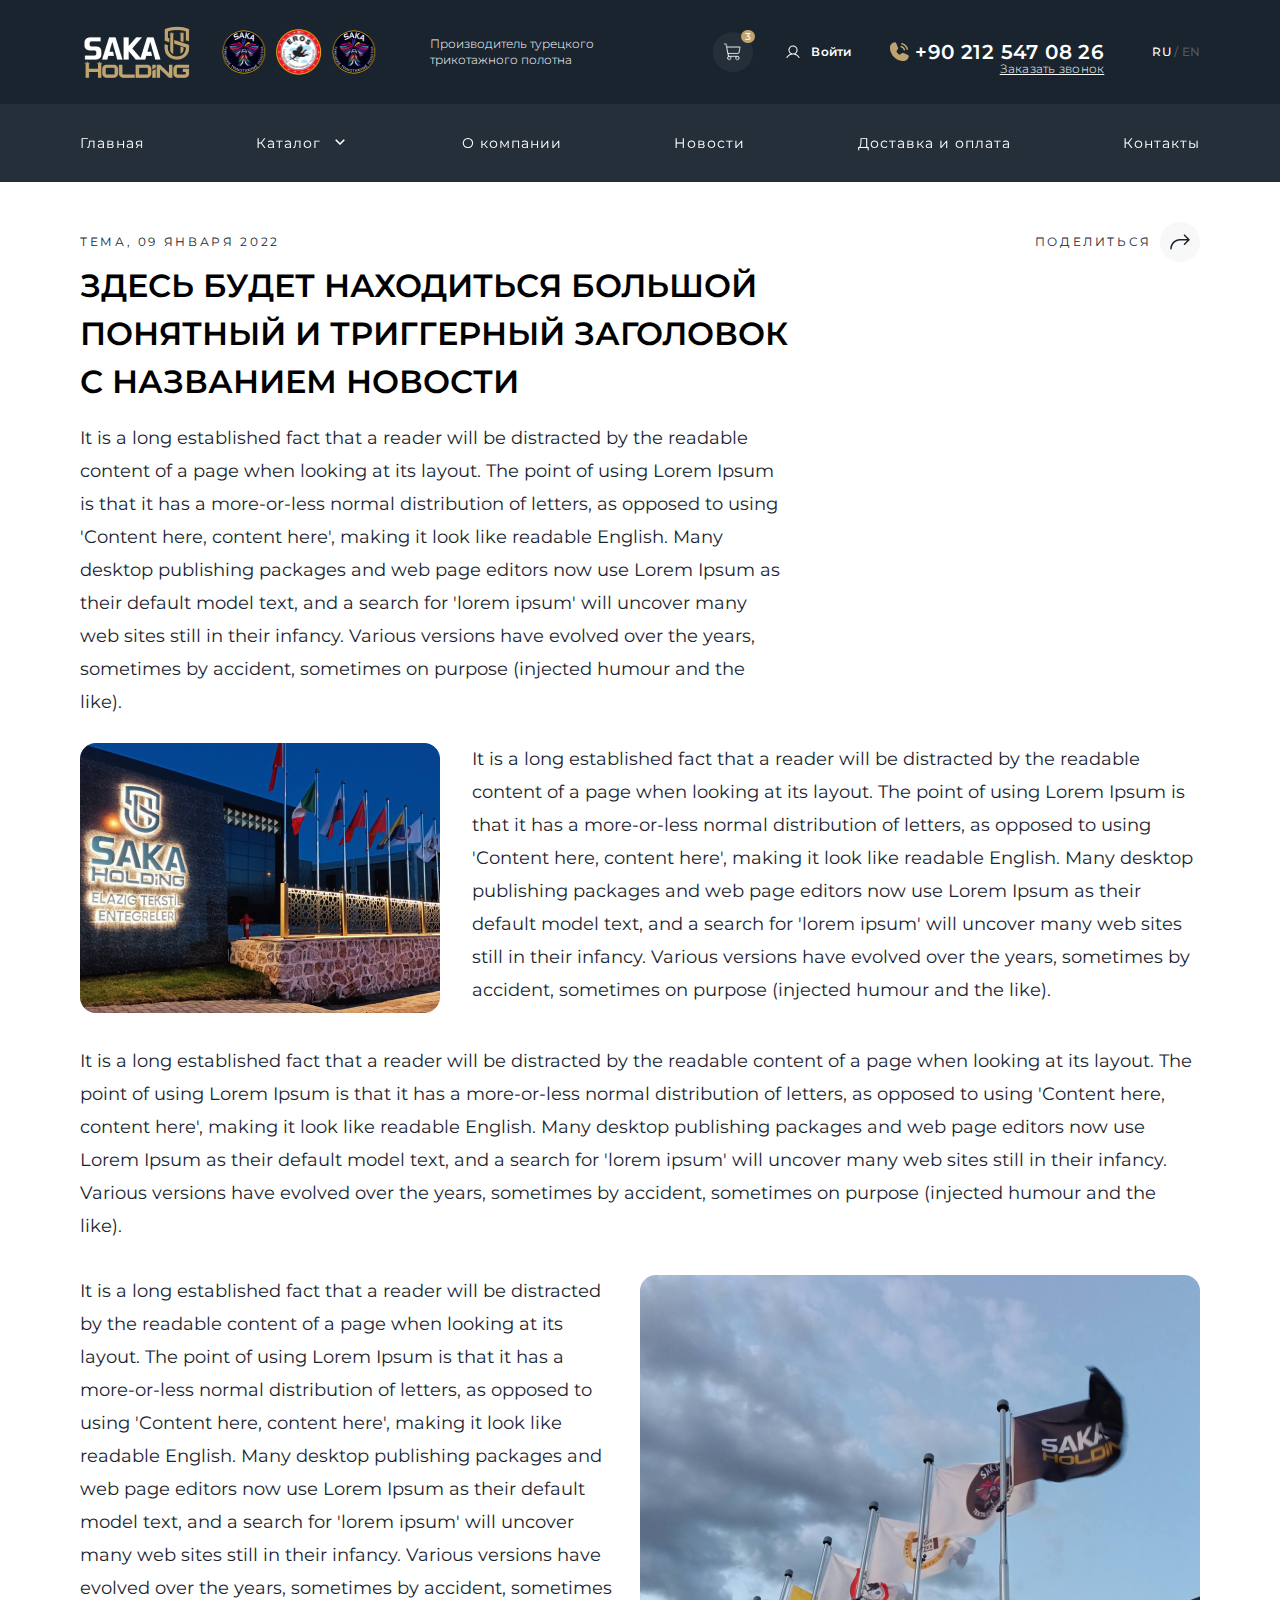
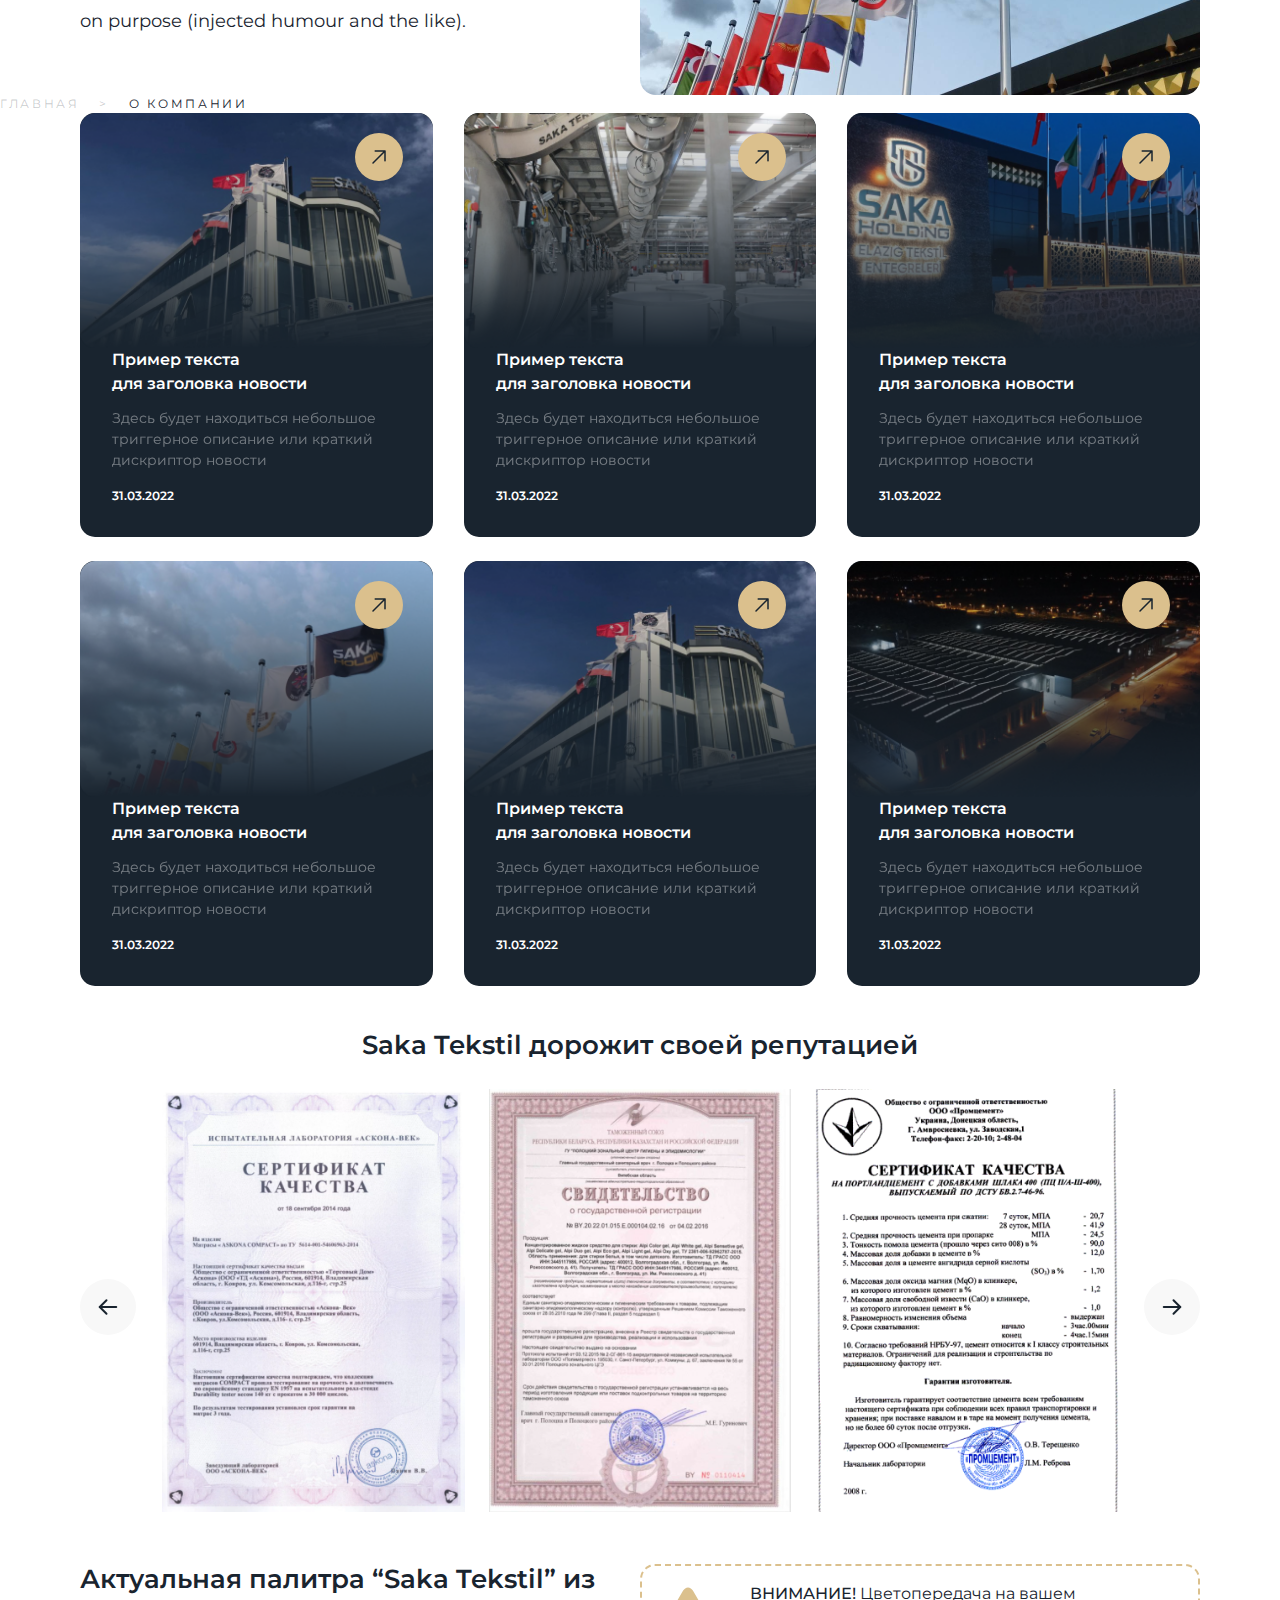
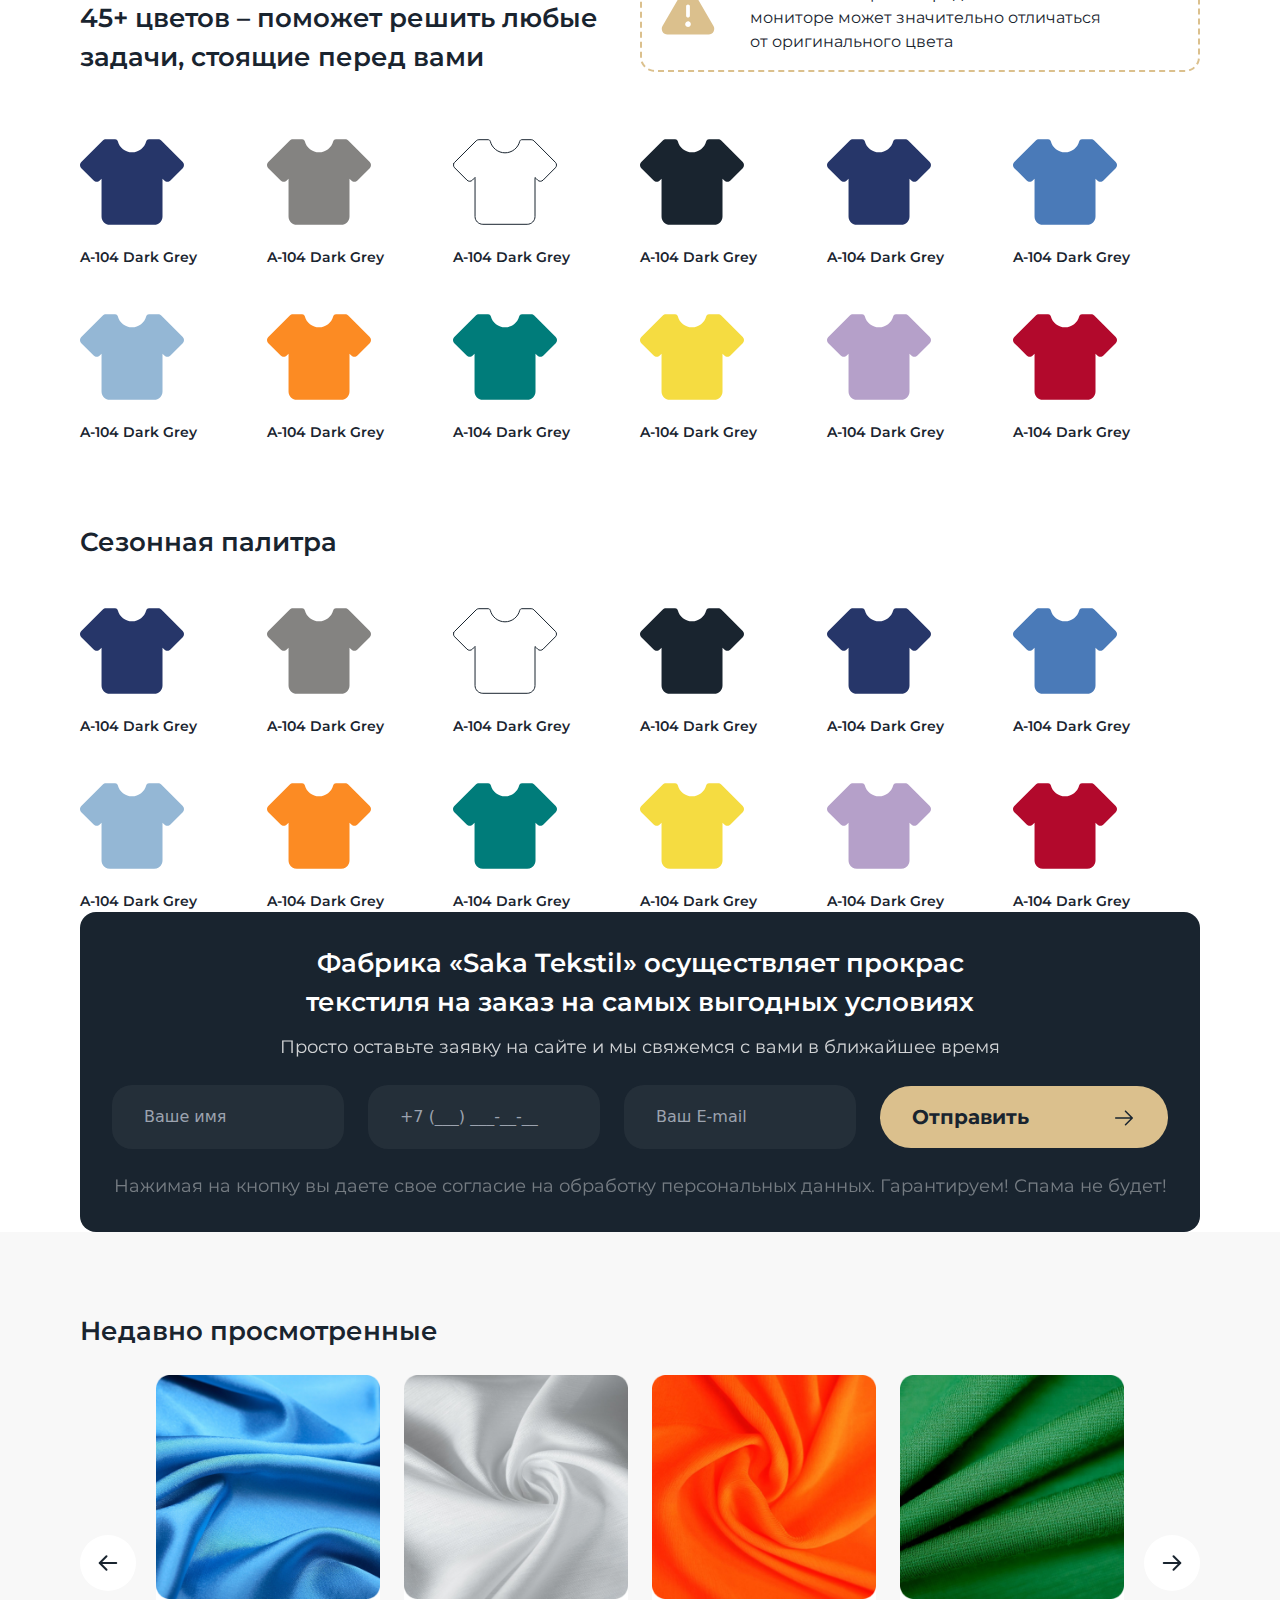
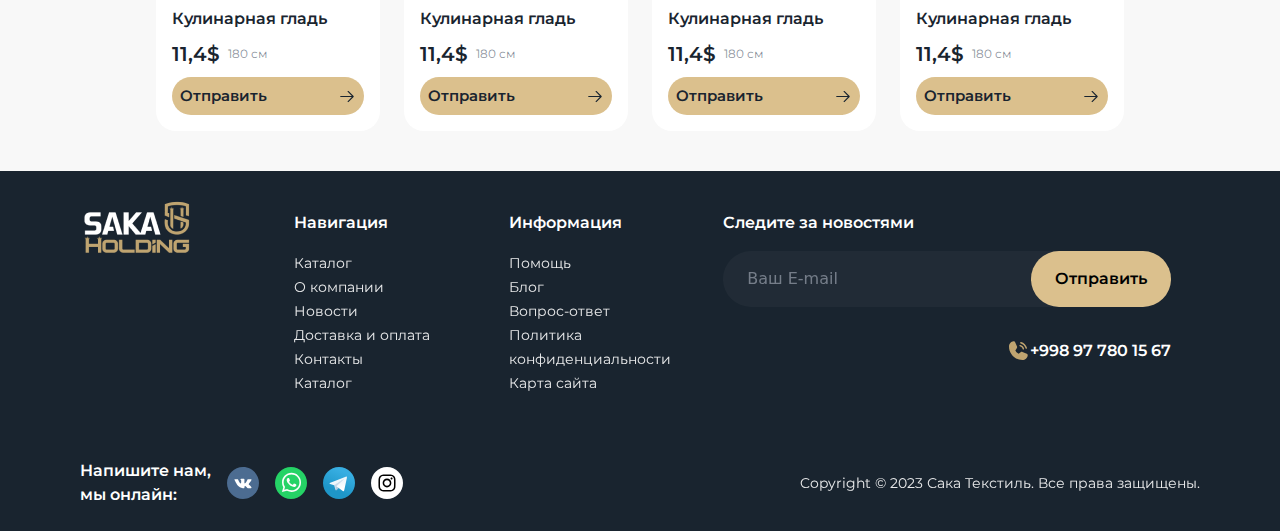
<file: const.html>
<!DOCTYPE html>
<html lang="en">
  <head>
    <meta charset="UTF-8" />
    <meta http-equiv="X-UA-Compatible" content="IE=edge" />
    <meta name="viewport" content="width=device-width, initial-scale=1.0" />
    <title>Document</title>
    <link rel="stylesheet" href="./project/css/style.css">
    <link rel="stylesheet" href="./project/plugins/swiper/swiper-bundle.min.css">
    <link rel="stylesheet" href="./project/plugins/icons/remixicon.css" />
    <script src="./project/plugins/tailwind/tailwind.js"></script>
    <script src="./project/plugins/tailwind/tailwind.config.js"></script>
    <style>
      html,
      body {
        position: relative;
        height: 100%;
      }
   
      .swiper {
        width: 100%;
        height: 100%;
      }
  

  
      .swiper-slide img {
        display: block;
        width: 100%;
        height: 100%;
        object-fit: cover;
      }
    </style>
  </head>
  <body>
    <div class="wrapper">

      
      <!-- Navbar  -->
      <nav class="relative z-10">
        <div class="bg-currentBlue py-5 ">
         <div class="container">
          <div class="flex justify-between items-center text-white">
             <div class="flex items-center gap-4 sm:gap-5">
                <a href="#" title="Logo" class="w-[70px] h-9 xs:w-[86px] xs:h-[46px] sm:w-[120px] sm:h-[64px] block"><img src="./project/images/Navbar/Saka logo.png" alt="Logo" class="w-full h-full shrink-0"></a>
                <div class="flex gap-[7px] items-center">
                   <a href="#" title="Saka" class="w-[34px] h-[34px] sm:w-[48px] sm:h-[48px] block"><img src="./project/images/Navbar/Saka circle logo (3).png" alt="Saka" class="w-full h-full shrink-0"></a>
                   <a href="#" title="Eros" class="w-[34px] h-[34px] sm:w-[48px] sm:h-[48px] block"><img src="./project/images/Navbar/Saka circle logo (2).png" alt="Eros" class="w-full h-full shrink-0"></a>
                   <a href="#" title="Tor Tex" class="w-[34px] h-[34px] sm:w-[48px] sm:h-[48px] block"><img src="./project/images/Navbar/Saka circle logo (3).png" alt="Tor Tex" class="w-full h-full shrink-0"></a>
                </div>
                <p class="montserrat-light text-xs hidden lg:block max-w-[200px] xl:ml-8 ">Производитель турецкого трикотажного полотна</p>
             </div>
             <div class="items-center hidden lg:flex">
                <a href="#" title="Cart" class="w-10 h-10 rounded-full flex justify-center items-center bg-[#FFFFFF0D] relative cursor-pointer">
                   <img src="./project/images/Navbar/ShoppingCart.png" alt="Shopping Cart" class="w-5 h-5 shrink-0 text-white">
                   <div class="px-1 rounded-full bg-[#BFA470] text-[10px] shrink-0 montserrat-medium leading-13 tracking-[.2px] absolute -top-[2px] -right-[2px]">3</div>
                </a>
                <a href="#" class="flex items-center gap-2.5 mx-7 xl:mr-9 xl:ml-8">
                   <img src="./project/images/Navbar/User.png" alt="User Icon" class="w-4 h-4 shrink-0">
                   <span class="text-xs montserrat-semibold leading-13 tracking-[.24px]">Войти</span>
                </a>
                <div class="relative mr-6 xl:mr-[48px]">
                   <a href="tel:902125470826" class="flex items-center ">
                      <img src="./project/images/Navbar/PhoneCall.png" alt="Phone Call" class="w-6 h-6 shrink-0 mr-1">
                      <span class="text-xl montserrat-semibold leading-13 tracking-[.4px]">+90 212 547 08 26</span>
                   </a>
                   <a href="#" class="text-xs montserrat-light underline leading-13 tracking-[.24px] shrink-0 absolute right-0 -bottom-3">Заказать звонок</a>
                </div>
                <div class="text-xs montserrat-medium leading-13 tracking-[.24px] text-[#ffffff40]">
                   <span class="text-white">RU </span>/
                   <span class="">EN</span>
                </div>
             </div>
             <div title="Menu" class=" w-8 h-8 lg:hidden block cursor-pointer" id="burger-btn"><img src="./project/images/Navbar/Burger nav.png" alt="Menu" class="w-full h-full shrink-0"></div>
          </div>
         </div>
        </div>
        <div class="bg-lightBlue py-6 opacity-95 hidden lg:block ">
          <div class="container">
             <div class="flex justify-between items-center text-white ">
                <a href="./index.html" class="montserrat-normal text-sm leading-13 tracking-[0.98px] opacity-100">Главная</a>
                <div class="flex gap-2.5 items-center">
                   <a href="./catalog.html" class="montserrat-normal text-sm leading-13 tracking-[0.98px] opacity-100">Каталог</a>
                   <button class="" id="nav-dropdown">
                      <i class="ri-arrow-down-s-line text-lg open-dropdown"></i>
                      <i class="ri-arrow-up-s-line text-lg close-dropdown hide-dropdown"></i></button>
                </div>
                <a href="./About-us.html" class="montserrat-normal text-sm leading-13 tracking-[0.98px] opacity-100">О компании</a>
                <a href="./news.html" class="montserrat-normal text-sm leading-13 tracking-[0.98px] opacity-100">Новости</a>
                <a href="./paymet-delivery.html" class="montserrat-normal text-sm leading-13 tracking-[0.98px] opacity-100">Доставка и оплата</a>
                <a href="./contact.html" class="montserrat-normal text-sm leading-13 tracking-[0.98px] opacity-100">Контакты</a>
             </div>
          </div>
        </div>
        <div class="absolute w-[250px] left-[14%] top-[190px] hide-dropdown shadow-3xl z-[5]" id="dropdown-content">
          <div class=" p-4 bg-currentBlue text-white rounded-lg  flex flex-col gap-5 border-4 border-[#091f3299] ">
             <a href="#" class="montserrat-normal text-sm leading-13 tracking-[0.98px] opacity-100">Links</a>
             <a href="#" class="montserrat-normal text-sm leading-13 tracking-[0.98px] opacity-100">Links</a>
             <a href="#" class="montserrat-normal text-sm leading-13 tracking-[0.98px] opacity-100">Links</a>
           </div>
        </div>
        <div class="w-full h-screen fixed top-0 right-0 bg-[#19242fcc] hidden z-10" id="nav-banner"></div>
        <div class="w-full min-[360px]:w-[340px] bg-currentBlue lg:hidden text-white h-screen overflow-y-scroll fixed top-0 right-[-350px] z-20 duration-500" id="nav-menu">
          <div class="p-4 xs:p-6">
             <div class="flex justify-between items-center mb-3.5">
                <a href="./index.html" title="Logo Saka"><img src="./project/images/Navbar/Saka logo.png" alt="Logo Saka" class="w-[120px] h-[64px] shrink-0 object-contain"></a>
                <button class="text-white text-3xl xs:text-4xl sm:text-5xl" id="close-btn"><i class="ri-close-line"></i></button>
             </div>
             <div class="flex items-center gap-1 mb-3.5">
                <a href="#"><img src="./project/images/Navbar/Saka circle logo (3).png" alt="Saka Logo" class="w-[28px] h-[28px] shrink-0 object-contain"></a>
                <a href="#"><img src="./project/images/Navbar/Saka circle logo (2).png" alt="Eros Logo" class="w-[28px] h-[28px] shrink-0 object-contain"></a>
                <a href="#"><img src="./project/images/Navbar/Saka circle logo (1).png" alt="Tor Tex Logo" class="w-[28px] h-[28px] shrink-0 object-contain"></a>
             </div>
             <div class="flex justify-between items-end mb-[66px]">
                <p class="montserrat-light leading-13 text-[10px] tracking-[0.2px] max-w-[150px]">Производитель турецкого трикотажного полотна</p>
                <div class="text-xs montserrat-medium leading-13 tracking-[.24px] text-[#ffffff40]">
                   <span class="text-white">RU </span>/
                   <span class="">EN</span>
                </div>
             </div>
             <ul class="flex flex-col gap-[28px] mb-[50px]">
                <li>
                   <a href="./index.html" class="montserrat-normal leading-13 tracking-[1.12px]">Главная</a>
                </li>
                <li class="">
                   <div class="flex items-center gap-1.5">
                      <a href="./catalog.html" class="montserrat-normal leading-13 tracking-[1.12px]">Каталог</a>
                      <button class="flex" id="accordion-btn">
                         <i class="ri-arrow-down-s-line text-xl" id="open-accordion"></i>
                         <i class="ri-arrow-up-s-line text-xl hide-dropdown" id="close-accordion"></i>
                      </button>
                   </div>
                   <div class="flex flex-col h-0 overflow-hidden duration-500 gap-2 mx-4" id="accordion-content">
                      <a href="#" class="montserrat-normal text-sm leading-13 tracking-[0.98px] opacity-100">Links</a>
                      <a href="#" class="montserrat-normal text-sm leading-13 tracking-[0.98px] opacity-100">Links</a>
                      <a href="#" class="montserrat-normal text-sm leading-13 tracking-[0.98px] opacity-100">Links</a>
                   </div>
                </li>
                <li>
                   <a href="./About-us.html" class="montserrat-normal leading-13 tracking-[1.12px]">О компании</a>
                </li>
                <li>
                   <a href="./news.html" class="montserrat-normal leading-13 tracking-[1.12px]">Новости</a>
                </li>
                <li>
                   <a href="./paymet-delivery.html" class="montserrat-normal leading-13 tracking-[1.12px]">Доставка и оплата</a>
                </li>
                <li>
                   <a href="./contact.html" class="montserrat-normal leading-13 tracking-[1.12px]">Контакты</a>
                </li>
             </ul>
             <div>
                <a href="tel:+90 212 547 08 26" class="mb-1 flex items-center">
                   <img src="./project/images/Navbar/PhoneCall.png" alt="PhoneCall Icon" class="w-6 h-6 shrink-0 mr-1">
                   <span class="text-xl montserrat-semibold leading-13 tracking-[.4px]">+90 212 547 08 26</span>
                </a>
                <a href="#" class="montserrat-light text-xs underline leading-13 tracking-[.24px] mt-[-2px] block">Заказать звонок</a>
             </div>
             <div class="flex items-center gap-8 mt-6">
                <a href="#" title="Cart" class="w-10 h-10 rounded-full flex justify-center items-center bg-[#FFFFFF0D] relative">
                   <img src="./project/images/Navbar/ShoppingCart.png" alt="Shopping Cart" class="w-5 h-5 shrink-0 text-white">
                   <div class="px-1 rounded-full bg-[#BFA470] text-[10px] shrink-0 montserrat-medium leading-13 tracking-[.2px] absolute -top-[2px] -right-[2px]">3</div>
                </a>
                <a href="#" class="flex items-center gap-2.5 ">
                   <img src="./project/images/Navbar/User.png" alt="User Icon" class="w-4 h-4 shrink-0">
                   <span class="text-xs montserrat-semibold leading-13 tracking-[.24px]">Войти</span>
                </a>
             </div>
          </div>
          <div class="bg-gold py-3 px-8 montserrat-bold text-currentBlue text-sm leading-13 tracking-[.98px]">АКЦИИ</div>
          <div class="px-6 xs:px-8 py-[30px] flex flex-col gap-[18px]">
             <a href="#" class="flex items-center gap-2.5">
                <img src="./project/images/Navbar/cloth Icon (1).png" alt="Cloth" class="w-6 h-6 shrink-0">
                <span class="text-[10px] montserrat-semibold leading-13 tracking-[.7px]">Кулинарная гладь</span>
             </a>
             <a href="#" class="flex items-center gap-2.5">
                <img src="./project/images/Navbar/cloth Icon (2).png" alt="Cloth" class="w-6 h-6 shrink-0">
                <span class="text-[10px] montserrat-semibold leading-13 tracking-[.7px]">Футер</span>
             </a>
             <a href="#" class="flex items-center gap-2.5">
                <img src="./project/images/Navbar/cloth Icon (9).png" alt="Cloth" class="w-6 h-6 shrink-0">
                <span class="text-[10px] montserrat-semibold leading-13 tracking-[.7px]">Кашкорсе, рибана</span>
             </a>
             <a href="#" class="flex items-center gap-2.5">
                <img src="./project/images/Navbar/cloth Icon (3).png" alt="Cloth" class="w-6 h-6 shrink-0">
                <span class="text-[10px] montserrat-semibold leading-13 tracking-[.7px]">Пике</span>
             </a>
             <a href="#" class="flex items-center gap-2.5">
                <img src="./project/images/Navbar/cloth Icon (4).png" alt="Cloth" class="w-6 h-6 shrink-0">
                <span class="text-[10px] montserrat-semibold leading-13 tracking-[.7px]">Интерлок</span>
             </a>
             <a href="#" class="flex items-center gap-2.5">
                <img src="./project/images/Navbar/cloth Icon (5).png" alt="Cloth" class="w-6 h-6 shrink-0">
                <span class="text-[10px] montserrat-semibold leading-13 tracking-[.7px]">Капитоний</span>
             </a>
             <a href="#" class="flex items-center gap-2.5">
                <img src="./project/images/Navbar/cloth Icon (6).png" alt="Cloth" class="w-6 h-6 shrink-0">
                <span class="text-[10px] montserrat-semibold leading-13 tracking-[.7px]">Селаник</span>
             </a>
             <a href="#" class="flex items-center gap-2.5">
                <img src="./project/images/Navbar/cloth Icon (7).png" alt="Cloth" class="w-6 h-6 shrink-0">
                <span class="text-[10px] montserrat-semibold leading-13 tracking-[.7px]">Велюр</span>
             </a>
             <a href="#" class="flex items-center gap-2.5">
                <img src="./project/images/Navbar/cloth Icon (8).png" alt="Cloth" class="w-6 h-6 shrink-0">
                <span class="text-[10px] montserrat-semibold leading-13 tracking-[.7px]">Вискоза</span>
             </a>
          </div>
        </div>
      </nav>
      <!-- Navbar  -->

      <!-- ibrohim -->
      <div class=" mt-10 container">
        <div class="Breadcrumb montserrat-normal leading-[151.4%] tracking-[2.64px] text-xs uppercase flex justify-between items-center gap-x-5 gap-y-1 text-[#18272e40]">
          <p class="text-currentBlue">Тема, 09 января 2022</p>
          <div class="flex items-center gap-2 ">
            <p class="text-currentBlue">поделиться</p>
            <a href="#" class="bg-currentGray p-2 rounded-full">
              <svg xmlns="http://www.w3.org/2000/svg" width="24" height="24" viewBox="0 0 24 24" fill="none">
                <path d="M21.5797 10.2258C21.5882 10.2154 21.5957 10.2045 21.6036 10.1938C21.6102 10.1848 21.6172 10.1761 21.6234 10.1669C21.6314 10.155 21.6383 10.1427 21.6455 10.1305C21.6507 10.1217 21.6563 10.113 21.6612 10.104C21.6677 10.0918 21.6732 10.0794 21.679 10.067C21.6836 10.0571 21.6885 10.0475 21.6927 10.0374C21.6976 10.0255 21.7016 10.0134 21.7059 10.0013C21.7099 9.99025 21.7141 9.97933 21.7176 9.96802C21.7212 9.95594 21.7239 9.94367 21.727 9.93145C21.7298 9.91991 21.7331 9.90856 21.7354 9.89682C21.7382 9.88263 21.74 9.86828 21.742 9.85397C21.7433 9.84404 21.7453 9.83428 21.7463 9.82424C21.7512 9.77486 21.7512 9.72512 21.7463 9.67574C21.7453 9.66569 21.7433 9.65594 21.742 9.64601C21.74 9.6317 21.7382 9.61735 21.7354 9.60316C21.7331 9.59142 21.7298 9.58007 21.727 9.56853C21.7239 9.55631 21.7212 9.54404 21.7176 9.53196C21.7141 9.52065 21.7099 9.50974 21.7059 9.49866C21.7016 9.4866 21.6976 9.47449 21.6927 9.46263C21.6885 9.45251 21.6836 9.44283 21.679 9.43294C21.6732 9.42059 21.6677 9.40814 21.6612 9.39603C21.6563 9.38694 21.6507 9.37833 21.6455 9.3695C21.6383 9.35727 21.6313 9.34496 21.6234 9.3331C21.6172 9.32383 21.6102 9.31518 21.6036 9.30621C21.5957 9.29548 21.5882 9.28458 21.5797 9.27419C21.5688 9.26096 21.557 9.24853 21.5452 9.23608C21.5401 9.23068 21.5357 9.22491 21.5304 9.21962L17.0304 4.71962C16.8897 4.57896 16.6989 4.49994 16.5 4.49994C16.3011 4.49994 16.1103 4.57896 15.9696 4.71962C15.829 4.86029 15.75 5.05106 15.75 5.24999C15.75 5.44891 15.829 5.63969 15.9696 5.78035L19.1893 8.99999H12C9.41504 9.00292 6.93679 10.0311 5.10894 11.8589C3.28109 13.6868 2.25293 16.165 2.25 18.75C2.25 18.9489 2.32902 19.1397 2.46967 19.2803C2.61032 19.421 2.80109 19.5 3 19.5C3.19891 19.5 3.38968 19.421 3.53033 19.2803C3.67098 19.1397 3.75 18.9489 3.75 18.75C3.75247 16.5627 4.62246 14.4657 6.1691 12.9191C7.71574 11.3725 9.81272 10.5025 12 10.5H19.1893L15.9696 13.7196C15.829 13.8603 15.75 14.0511 15.75 14.25C15.75 14.4489 15.829 14.6397 15.9696 14.7804C16.1103 14.921 16.3011 15 16.5 15C16.6989 15 16.8897 14.921 17.0304 14.7804L21.5304 10.2804C21.5357 10.2751 21.5401 10.2693 21.5452 10.2639C21.557 10.2515 21.5688 10.239 21.5797 10.2258Z" fill="#19242F"/>
                </svg>
            </a>  
          </div>
       </div>
      </div>
      <section>
        <div class="container">
          <div class="w-full lg:w-[710px]">
            <p class="text-[32px] montserrat-semibold">
              ЗДЕСЬ БУДЕТ НАХОДИТЬСЯ БОЛЬШОЙ ПОНЯТНЫЙ И ТРИГГЕРНЫЙ ЗАГОЛОВОК С НАЗВАНИЕМ НОВОСТИ  
            </p>
            <p class="text-currentBlue montserrat-normal text-[18px] leading-[33px] mt-4">
              It is a long established fact that a reader will be distracted by the readable content of a page when looking at its layout. The point of using Lorem Ipsum is that it has a more-or-less normal distribution of letters, as opposed to using 'Content here, content here', making it look like readable English. Many desktop publishing packages and web page editors now use Lorem Ipsum as their default model text, and a search for 'lorem ipsum' will uncover many web sites still in their infancy. Various versions have evolved over the years, sometimes by accident, sometimes on purpose (injected humour and the like).
            </p>
          </div>
          <div class="mt-6 sm:flex gap-8">
              <img class="h-full w-full mb-6 sm:mb-0" src="./project/images/article-page-section-1-1.png" alt="">      
              <p class="text-currentBlue montserrat-normal text-[18px] leading-[33px] ">
                It is a long established fact that a reader will be distracted by the readable content of a page when looking at its layout. The point of using Lorem Ipsum is that it has a more-or-less normal distribution of letters, as opposed to using 'Content here, content here', making it look like readable English. Many desktop publishing packages and web page editors now use Lorem Ipsum as their default model text, and a search for 'lorem ipsum' will uncover many web sites still in their infancy. Various versions have evolved over the years, sometimes by accident, sometimes on purpose (injected humour and the like).
              </p>
          </div>
          <p class="text-currentBlue montserrat-normal text-[18px] leading-[33px] mt-6 sm:mt-8">
            It is a long established fact that a reader will be distracted by the readable content of a page when looking at its layout. The point of using Lorem Ipsum is that it has a more-or-less normal distribution of letters, as opposed to using 'Content here, content here', making it look like readable English. Many desktop publishing packages and web page editors now use Lorem Ipsum as their default model text, and a search for 'lorem ipsum' will uncover many web sites still in their infancy. Various versions have evolved over the years, sometimes by accident, sometimes on purpose (injected humour and the like).
          </p>
          <div class="lg:flex mt-6 gap-6 sm:mt-8">
            <p class="text-currentBlue montserrat-normal gap-4 text-[18px] leading-[33px] ">
              It is a long established fact that a reader will be distracted by the readable content of a page when looking at its layout. The point of using Lorem Ipsum is that it has a more-or-less normal distribution of letters, as opposed to using 'Content here, content here', making it look like readable English. Many desktop publishing packages and web page editors now use Lorem Ipsum as their default model text, and a search for 'lorem ipsum' will uncover many web sites still in their infancy. Various versions have evolved over the years, sometimes by accident, sometimes on purpose (injected humour and the like).
            </p>
            <img class="h-full w-full mt-6 lg:mt-0" src="./project/images/article-page-section-1-2.png" alt="">
          </div>
        </div>
      </section>
      <!-- ibrohim -->

      <!-- Breadcrumb -->
      <div class="Breadcrumb montserrat-normal leading-[151.4%] tracking-[2.64px] text-xs uppercase flex flex-wrap gap-x-5 gap-y-1 text-[#18272e40]">
        <a href="./index.html">ГЛАВНАЯ</a>
        <span>></span>
        <a href="./About-us.html" class="text-currentBlue">О КОМПАНИИ</a>
     </div>
      <!-- Breadcrumb -->


      <!-- index 2-card -->
      <section>
        <div class="container">
          <div class="flex justify-between flex-wrap w-full gap-3 md:gap-6 items-center">
            <div class="relative bg-currentBlue h-full w-full xs:w-[48%] lg:w-[31.5%]  rounded-[15px] ">
              <a href="#" class="absolute top-[20px] end-[30px] bg-gold rounded-full p-3">
                <svg xmlns="http://www.w3.org/2000/svg" width="24" height="24" viewBox="0 0 24 24" fill="none">
              <path d="M18.7499 5.99794C18.7498 5.97395 18.7486 5.94999 18.7463 5.92607C18.7452 5.91476 18.7431 5.90378 18.7415 5.89261C18.7396 5.87951 18.7381 5.86642 18.7355 5.85347C18.733 5.84079 18.7295 5.82852 18.7263 5.81607C18.7235 5.80481 18.721 5.7935 18.7176 5.78233C18.7139 5.77011 18.7094 5.75834 18.7051 5.7464C18.7011 5.73523 18.6975 5.72401 18.6929 5.71302C18.6883 5.70199 18.6829 5.69146 18.6779 5.6807C18.6725 5.66921 18.6674 5.65763 18.6613 5.64642C18.6559 5.6363 18.6498 5.62673 18.6439 5.61689C18.6373 5.60572 18.6309 5.59436 18.6236 5.58347C18.6165 5.57285 18.6086 5.56282 18.6009 5.55262C18.5939 5.54323 18.5874 5.53362 18.5799 5.52446C18.5659 5.50748 18.5511 5.49123 18.5357 5.47553C18.5338 5.4736 18.5322 5.47154 18.5303 5.46962C18.5282 5.46751 18.5258 5.46573 18.5237 5.46362C18.5082 5.44851 18.4922 5.43382 18.4755 5.42004C18.4665 5.41267 18.457 5.40622 18.4477 5.3993C18.4374 5.39157 18.4272 5.38355 18.4165 5.37632C18.4058 5.36918 18.3947 5.363 18.3838 5.35646C18.3737 5.35041 18.3638 5.3441 18.3535 5.33856C18.3426 5.33275 18.3314 5.32785 18.3203 5.32258C18.3092 5.31732 18.2982 5.31178 18.2868 5.30702C18.2763 5.30272 18.2657 5.29924 18.255 5.29544C18.2425 5.29091 18.2302 5.2861 18.2174 5.28225C18.2072 5.27914 18.1968 5.27694 18.1864 5.27429C18.173 5.27085 18.1598 5.26714 18.1461 5.26444C18.1348 5.2622 18.1233 5.26092 18.1119 5.25922C18.0991 5.2573 18.0865 5.25497 18.0735 5.25368C18.0546 5.25185 18.0356 5.25121 18.0166 5.2508C18.011 5.25073 18.0056 5.25 18 5.25H8.25002C8.0511 5.25 7.86034 5.32902 7.71969 5.46967C7.57904 5.61032 7.50002 5.80109 7.50002 6C7.50002 6.19891 7.57904 6.38968 7.71969 6.53033C7.86034 6.67098 8.0511 6.75 8.25002 6.75H16.1893L5.4697 17.4696C5.32904 17.6103 5.25001 17.8011 5.25 18C5.24999 18.1989 5.329 18.3897 5.46965 18.5303C5.6103 18.671 5.80107 18.75 5.99998 18.75C6.1989 18.75 6.38967 18.671 6.53034 18.5304L17.25 7.81069V15.75C17.25 15.9489 17.329 16.1397 17.4697 16.2803C17.6103 16.421 17.8011 16.5 18 16.5C18.1989 16.5 18.3897 16.421 18.5303 16.2803C18.671 16.1397 18.75 15.9489 18.75 15.75V6L18.7499 5.99794Z" fill="#19242F"/>
              </svg>
              </a>
              <img class="w-full" src="./project/images/index-section-2-1.png" alt="" />
              <div class="pb-4 md:pb-6 px-4 md:px-6 lg:px-8 lg:pb-8">
                <p class="montserrat-semibold text-currentBlue text-[20px] xs:text-[15px] md:text-[16px]   text-white  ">
                  Пример текста <br> для заголовка новости
                </p>
                <p class="montserrat-normal mt-3 tracking-[151.4%] text-white opacity-[0.4] text-[14px] font-light">Здесь будет находиться небольшое триггерное описание или краткий дискриптор новости</p>
                <p class="text-white text-[12px] montserrat-semibold mt-4">31.03.2022</p>
              </div>
            </div>
            <div class="relative bg-currentBlue h-full w-full xs:w-[48%] lg:w-[31.5%]  rounded-[15px] ">
              <a href="#" class="absolute top-[20px] end-[30px] bg-gold rounded-full p-3">
                <svg xmlns="http://www.w3.org/2000/svg" width="24" height="24" viewBox="0 0 24 24" fill="none">
                <path d="M18.7499 5.99794C18.7498 5.97395 18.7486 5.94999 18.7463 5.92607C18.7452 5.91476 18.7431 5.90378 18.7415 5.89261C18.7396 5.87951 18.7381 5.86642 18.7355 5.85347C18.733 5.84079 18.7295 5.82852 18.7263 5.81607C18.7235 5.80481 18.721 5.7935 18.7176 5.78233C18.7139 5.77011 18.7094 5.75834 18.7051 5.7464C18.7011 5.73523 18.6975 5.72401 18.6929 5.71302C18.6883 5.70199 18.6829 5.69146 18.6779 5.6807C18.6725 5.66921 18.6674 5.65763 18.6613 5.64642C18.6559 5.6363 18.6498 5.62673 18.6439 5.61689C18.6373 5.60572 18.6309 5.59436 18.6236 5.58347C18.6165 5.57285 18.6086 5.56282 18.6009 5.55262C18.5939 5.54323 18.5874 5.53362 18.5799 5.52446C18.5659 5.50748 18.5511 5.49123 18.5357 5.47553C18.5338 5.4736 18.5322 5.47154 18.5303 5.46962C18.5282 5.46751 18.5258 5.46573 18.5237 5.46362C18.5082 5.44851 18.4922 5.43382 18.4755 5.42004C18.4665 5.41267 18.457 5.40622 18.4477 5.3993C18.4374 5.39157 18.4272 5.38355 18.4165 5.37632C18.4058 5.36918 18.3947 5.363 18.3838 5.35646C18.3737 5.35041 18.3638 5.3441 18.3535 5.33856C18.3426 5.33275 18.3314 5.32785 18.3203 5.32258C18.3092 5.31732 18.2982 5.31178 18.2868 5.30702C18.2763 5.30272 18.2657 5.29924 18.255 5.29544C18.2425 5.29091 18.2302 5.2861 18.2174 5.28225C18.2072 5.27914 18.1968 5.27694 18.1864 5.27429C18.173 5.27085 18.1598 5.26714 18.1461 5.26444C18.1348 5.2622 18.1233 5.26092 18.1119 5.25922C18.0991 5.2573 18.0865 5.25497 18.0735 5.25368C18.0546 5.25185 18.0356 5.25121 18.0166 5.2508C18.011 5.25073 18.0056 5.25 18 5.25H8.25002C8.0511 5.25 7.86034 5.32902 7.71969 5.46967C7.57904 5.61032 7.50002 5.80109 7.50002 6C7.50002 6.19891 7.57904 6.38968 7.71969 6.53033C7.86034 6.67098 8.0511 6.75 8.25002 6.75H16.1893L5.4697 17.4696C5.32904 17.6103 5.25001 17.8011 5.25 18C5.24999 18.1989 5.329 18.3897 5.46965 18.5303C5.6103 18.671 5.80107 18.75 5.99998 18.75C6.1989 18.75 6.38967 18.671 6.53034 18.5304L17.25 7.81069V15.75C17.25 15.9489 17.329 16.1397 17.4697 16.2803C17.6103 16.421 17.8011 16.5 18 16.5C18.1989 16.5 18.3897 16.421 18.5303 16.2803C18.671 16.1397 18.75 15.9489 18.75 15.75V6L18.7499 5.99794Z" fill="#19242F"/>
                </svg>
              </a>
              <img class="w-full" src="./project/images/index-section-2-2.png" alt="" />
              <div class="pb-4 md:pb-6 px-4 md:px-6 lg:px-8 lg:pb-8">
                <p class="montserrat-semibold text-currentBlue text-[20px] xs:text-[15px] md:text-[16px]   text-white  ">
                  Пример текста <br> для заголовка новости
                </p>
                <p class="montserrat-normal mt-3 tracking-[151.4%] text-white opacity-[0.4] text-[14px] font-light">Здесь будет находиться небольшое триггерное описание или краткий дискриптор новости</p>
                <p class="text-white text-[12px] montserrat-semibold mt-4">31.03.2022</p>
              </div>
            </div>
            <div class="relative bg-currentBlue h-full w-full xs:w-[46%] lg:w-[31.5%] sm:w-[31%]  rounded-[15px] hidden lg:block">
              <a href="#" class="absolute top-[20px] end-[30px] bg-gold rounded-full p-3">
                <svg xmlns="http://www.w3.org/2000/svg" width="24" height="24" viewBox="0 0 24 24" fill="none">
                <path d="M18.7499 5.99794C18.7498 5.97395 18.7486 5.94999 18.7463 5.92607C18.7452 5.91476 18.7431 5.90378 18.7415 5.89261C18.7396 5.87951 18.7381 5.86642 18.7355 5.85347C18.733 5.84079 18.7295 5.82852 18.7263 5.81607C18.7235 5.80481 18.721 5.7935 18.7176 5.78233C18.7139 5.77011 18.7094 5.75834 18.7051 5.7464C18.7011 5.73523 18.6975 5.72401 18.6929 5.71302C18.6883 5.70199 18.6829 5.69146 18.6779 5.6807C18.6725 5.66921 18.6674 5.65763 18.6613 5.64642C18.6559 5.6363 18.6498 5.62673 18.6439 5.61689C18.6373 5.60572 18.6309 5.59436 18.6236 5.58347C18.6165 5.57285 18.6086 5.56282 18.6009 5.55262C18.5939 5.54323 18.5874 5.53362 18.5799 5.52446C18.5659 5.50748 18.5511 5.49123 18.5357 5.47553C18.5338 5.4736 18.5322 5.47154 18.5303 5.46962C18.5282 5.46751 18.5258 5.46573 18.5237 5.46362C18.5082 5.44851 18.4922 5.43382 18.4755 5.42004C18.4665 5.41267 18.457 5.40622 18.4477 5.3993C18.4374 5.39157 18.4272 5.38355 18.4165 5.37632C18.4058 5.36918 18.3947 5.363 18.3838 5.35646C18.3737 5.35041 18.3638 5.3441 18.3535 5.33856C18.3426 5.33275 18.3314 5.32785 18.3203 5.32258C18.3092 5.31732 18.2982 5.31178 18.2868 5.30702C18.2763 5.30272 18.2657 5.29924 18.255 5.29544C18.2425 5.29091 18.2302 5.2861 18.2174 5.28225C18.2072 5.27914 18.1968 5.27694 18.1864 5.27429C18.173 5.27085 18.1598 5.26714 18.1461 5.26444C18.1348 5.2622 18.1233 5.26092 18.1119 5.25922C18.0991 5.2573 18.0865 5.25497 18.0735 5.25368C18.0546 5.25185 18.0356 5.25121 18.0166 5.2508C18.011 5.25073 18.0056 5.25 18 5.25H8.25002C8.0511 5.25 7.86034 5.32902 7.71969 5.46967C7.57904 5.61032 7.50002 5.80109 7.50002 6C7.50002 6.19891 7.57904 6.38968 7.71969 6.53033C7.86034 6.67098 8.0511 6.75 8.25002 6.75H16.1893L5.4697 17.4696C5.32904 17.6103 5.25001 17.8011 5.25 18C5.24999 18.1989 5.329 18.3897 5.46965 18.5303C5.6103 18.671 5.80107 18.75 5.99998 18.75C6.1989 18.75 6.38967 18.671 6.53034 18.5304L17.25 7.81069V15.75C17.25 15.9489 17.329 16.1397 17.4697 16.2803C17.6103 16.421 17.8011 16.5 18 16.5C18.1989 16.5 18.3897 16.421 18.5303 16.2803C18.671 16.1397 18.75 15.9489 18.75 15.75V6L18.7499 5.99794Z" fill="#19242F"/>
                </svg>
              </a>
              <img class="w-full" src="./project/images/index-section-2-3.png" alt="" />
              <div class="pb-4 md:pb-6 px-4 md:px-6 lg:px-8 lg:pb-8">
                <p class="montserrat-semibold text-currentBlue text-[20px] xs:text-[15px] md:text-[16px]   text-white  ">
                  Пример текста <br> для заголовка новости
                </p>
                <p class="montserrat-normal mt-3 tracking-[151.4%] text-white opacity-[0.4] text-[14px] font-light">Здесь будет находиться небольшое триггерное описание или краткий дискриптор новости</p>
                <p class="text-white text-[12px] montserrat-semibold mt-4">31.03.2022</p>
              </div>
            </div>
            <div class="relative bg-currentBlue h-full w-full xs:w-[46%] lg:w-[31.5%] sm:w-[31%]  rounded-[15px] hidden lg:block">
              <a href="#" class="absolute top-[20px] end-[30px] bg-gold rounded-full p-3">
                <svg xmlns="http://www.w3.org/2000/svg" width="24" height="24" viewBox="0 0 24 24" fill="none">
                <path d="M18.7499 5.99794C18.7498 5.97395 18.7486 5.94999 18.7463 5.92607C18.7452 5.91476 18.7431 5.90378 18.7415 5.89261C18.7396 5.87951 18.7381 5.86642 18.7355 5.85347C18.733 5.84079 18.7295 5.82852 18.7263 5.81607C18.7235 5.80481 18.721 5.7935 18.7176 5.78233C18.7139 5.77011 18.7094 5.75834 18.7051 5.7464C18.7011 5.73523 18.6975 5.72401 18.6929 5.71302C18.6883 5.70199 18.6829 5.69146 18.6779 5.6807C18.6725 5.66921 18.6674 5.65763 18.6613 5.64642C18.6559 5.6363 18.6498 5.62673 18.6439 5.61689C18.6373 5.60572 18.6309 5.59436 18.6236 5.58347C18.6165 5.57285 18.6086 5.56282 18.6009 5.55262C18.5939 5.54323 18.5874 5.53362 18.5799 5.52446C18.5659 5.50748 18.5511 5.49123 18.5357 5.47553C18.5338 5.4736 18.5322 5.47154 18.5303 5.46962C18.5282 5.46751 18.5258 5.46573 18.5237 5.46362C18.5082 5.44851 18.4922 5.43382 18.4755 5.42004C18.4665 5.41267 18.457 5.40622 18.4477 5.3993C18.4374 5.39157 18.4272 5.38355 18.4165 5.37632C18.4058 5.36918 18.3947 5.363 18.3838 5.35646C18.3737 5.35041 18.3638 5.3441 18.3535 5.33856C18.3426 5.33275 18.3314 5.32785 18.3203 5.32258C18.3092 5.31732 18.2982 5.31178 18.2868 5.30702C18.2763 5.30272 18.2657 5.29924 18.255 5.29544C18.2425 5.29091 18.2302 5.2861 18.2174 5.28225C18.2072 5.27914 18.1968 5.27694 18.1864 5.27429C18.173 5.27085 18.1598 5.26714 18.1461 5.26444C18.1348 5.2622 18.1233 5.26092 18.1119 5.25922C18.0991 5.2573 18.0865 5.25497 18.0735 5.25368C18.0546 5.25185 18.0356 5.25121 18.0166 5.2508C18.011 5.25073 18.0056 5.25 18 5.25H8.25002C8.0511 5.25 7.86034 5.32902 7.71969 5.46967C7.57904 5.61032 7.50002 5.80109 7.50002 6C7.50002 6.19891 7.57904 6.38968 7.71969 6.53033C7.86034 6.67098 8.0511 6.75 8.25002 6.75H16.1893L5.4697 17.4696C5.32904 17.6103 5.25001 17.8011 5.25 18C5.24999 18.1989 5.329 18.3897 5.46965 18.5303C5.6103 18.671 5.80107 18.75 5.99998 18.75C6.1989 18.75 6.38967 18.671 6.53034 18.5304L17.25 7.81069V15.75C17.25 15.9489 17.329 16.1397 17.4697 16.2803C17.6103 16.421 17.8011 16.5 18 16.5C18.1989 16.5 18.3897 16.421 18.5303 16.2803C18.671 16.1397 18.75 15.9489 18.75 15.75V6L18.7499 5.99794Z" fill="#19242F"/>
                </svg>
              </a>
              <img class="w-full" src="./project/images/index-section-2-4.png" alt="" />
              <div class="pb-4 md:pb-6 px-4 md:px-6 lg:px-8 lg:pb-8">
                <p class="montserrat-semibold text-currentBlue text-[20px] xs:text-[15px] md:text-[16px]   text-white  ">
                  Пример текста <br> для заголовка новости
                </p>
                <p class="montserrat-normal mt-3 tracking-[151.4%] text-white opacity-[0.4] text-[14px] font-light">Здесь будет находиться небольшое триггерное описание или краткий дискриптор новости</p>
                <p class="text-white text-[12px] montserrat-semibold mt-4">31.03.2022</p>
              </div>
            </div>
            <div class="relative bg-currentBlue h-full w-full xs:w-[46%] lg:w-[31.5%] sm:w-[31%]  rounded-[15px] hidden lg:block">
              <a href="#" class="absolute top-[20px] end-[30px] bg-gold rounded-full p-3">
                <svg xmlns="http://www.w3.org/2000/svg" width="24" height="24" viewBox="0 0 24 24" fill="none">
                <path d="M18.7499 5.99794C18.7498 5.97395 18.7486 5.94999 18.7463 5.92607C18.7452 5.91476 18.7431 5.90378 18.7415 5.89261C18.7396 5.87951 18.7381 5.86642 18.7355 5.85347C18.733 5.84079 18.7295 5.82852 18.7263 5.81607C18.7235 5.80481 18.721 5.7935 18.7176 5.78233C18.7139 5.77011 18.7094 5.75834 18.7051 5.7464C18.7011 5.73523 18.6975 5.72401 18.6929 5.71302C18.6883 5.70199 18.6829 5.69146 18.6779 5.6807C18.6725 5.66921 18.6674 5.65763 18.6613 5.64642C18.6559 5.6363 18.6498 5.62673 18.6439 5.61689C18.6373 5.60572 18.6309 5.59436 18.6236 5.58347C18.6165 5.57285 18.6086 5.56282 18.6009 5.55262C18.5939 5.54323 18.5874 5.53362 18.5799 5.52446C18.5659 5.50748 18.5511 5.49123 18.5357 5.47553C18.5338 5.4736 18.5322 5.47154 18.5303 5.46962C18.5282 5.46751 18.5258 5.46573 18.5237 5.46362C18.5082 5.44851 18.4922 5.43382 18.4755 5.42004C18.4665 5.41267 18.457 5.40622 18.4477 5.3993C18.4374 5.39157 18.4272 5.38355 18.4165 5.37632C18.4058 5.36918 18.3947 5.363 18.3838 5.35646C18.3737 5.35041 18.3638 5.3441 18.3535 5.33856C18.3426 5.33275 18.3314 5.32785 18.3203 5.32258C18.3092 5.31732 18.2982 5.31178 18.2868 5.30702C18.2763 5.30272 18.2657 5.29924 18.255 5.29544C18.2425 5.29091 18.2302 5.2861 18.2174 5.28225C18.2072 5.27914 18.1968 5.27694 18.1864 5.27429C18.173 5.27085 18.1598 5.26714 18.1461 5.26444C18.1348 5.2622 18.1233 5.26092 18.1119 5.25922C18.0991 5.2573 18.0865 5.25497 18.0735 5.25368C18.0546 5.25185 18.0356 5.25121 18.0166 5.2508C18.011 5.25073 18.0056 5.25 18 5.25H8.25002C8.0511 5.25 7.86034 5.32902 7.71969 5.46967C7.57904 5.61032 7.50002 5.80109 7.50002 6C7.50002 6.19891 7.57904 6.38968 7.71969 6.53033C7.86034 6.67098 8.0511 6.75 8.25002 6.75H16.1893L5.4697 17.4696C5.32904 17.6103 5.25001 17.8011 5.25 18C5.24999 18.1989 5.329 18.3897 5.46965 18.5303C5.6103 18.671 5.80107 18.75 5.99998 18.75C6.1989 18.75 6.38967 18.671 6.53034 18.5304L17.25 7.81069V15.75C17.25 15.9489 17.329 16.1397 17.4697 16.2803C17.6103 16.421 17.8011 16.5 18 16.5C18.1989 16.5 18.3897 16.421 18.5303 16.2803C18.671 16.1397 18.75 15.9489 18.75 15.75V6L18.7499 5.99794Z" fill="#19242F"/>
                </svg>
              </a>
              <img class="w-full" src="./project/images/index-section-2-5.png" alt="" />
              <div class="pb-4 md:pb-6 px-4 md:px-6 lg:px-8 lg:pb-8">
                <p class="montserrat-semibold text-currentBlue text-[20px] xs:text-[15px] md:text-[16px]   text-white  ">
                  Пример текста <br> для заголовка новости
                </p>
                <p class="montserrat-normal mt-3 tracking-[151.4%] text-white opacity-[0.4] text-[14px] font-light">Здесь будет находиться небольшое триггерное описание или краткий дискриптор новости</p>
                <p class="text-white text-[12px] montserrat-semibold mt-4">31.03.2022</p>
              </div>
            </div>
            <div class="relative bg-currentBlue h-full w-full xs:w-[46%] lg:w-[31.5%] sm:w-[31%]  rounded-[15px] hidden lg:block">
              <a href="#" class="absolute top-[20px] end-[30px] bg-gold rounded-full p-3">
                <svg xmlns="http://www.w3.org/2000/svg" width="24" height="24" viewBox="0 0 24 24" fill="none">
                <path d="M18.7499 5.99794C18.7498 5.97395 18.7486 5.94999 18.7463 5.92607C18.7452 5.91476 18.7431 5.90378 18.7415 5.89261C18.7396 5.87951 18.7381 5.86642 18.7355 5.85347C18.733 5.84079 18.7295 5.82852 18.7263 5.81607C18.7235 5.80481 18.721 5.7935 18.7176 5.78233C18.7139 5.77011 18.7094 5.75834 18.7051 5.7464C18.7011 5.73523 18.6975 5.72401 18.6929 5.71302C18.6883 5.70199 18.6829 5.69146 18.6779 5.6807C18.6725 5.66921 18.6674 5.65763 18.6613 5.64642C18.6559 5.6363 18.6498 5.62673 18.6439 5.61689C18.6373 5.60572 18.6309 5.59436 18.6236 5.58347C18.6165 5.57285 18.6086 5.56282 18.6009 5.55262C18.5939 5.54323 18.5874 5.53362 18.5799 5.52446C18.5659 5.50748 18.5511 5.49123 18.5357 5.47553C18.5338 5.4736 18.5322 5.47154 18.5303 5.46962C18.5282 5.46751 18.5258 5.46573 18.5237 5.46362C18.5082 5.44851 18.4922 5.43382 18.4755 5.42004C18.4665 5.41267 18.457 5.40622 18.4477 5.3993C18.4374 5.39157 18.4272 5.38355 18.4165 5.37632C18.4058 5.36918 18.3947 5.363 18.3838 5.35646C18.3737 5.35041 18.3638 5.3441 18.3535 5.33856C18.3426 5.33275 18.3314 5.32785 18.3203 5.32258C18.3092 5.31732 18.2982 5.31178 18.2868 5.30702C18.2763 5.30272 18.2657 5.29924 18.255 5.29544C18.2425 5.29091 18.2302 5.2861 18.2174 5.28225C18.2072 5.27914 18.1968 5.27694 18.1864 5.27429C18.173 5.27085 18.1598 5.26714 18.1461 5.26444C18.1348 5.2622 18.1233 5.26092 18.1119 5.25922C18.0991 5.2573 18.0865 5.25497 18.0735 5.25368C18.0546 5.25185 18.0356 5.25121 18.0166 5.2508C18.011 5.25073 18.0056 5.25 18 5.25H8.25002C8.0511 5.25 7.86034 5.32902 7.71969 5.46967C7.57904 5.61032 7.50002 5.80109 7.50002 6C7.50002 6.19891 7.57904 6.38968 7.71969 6.53033C7.86034 6.67098 8.0511 6.75 8.25002 6.75H16.1893L5.4697 17.4696C5.32904 17.6103 5.25001 17.8011 5.25 18C5.24999 18.1989 5.329 18.3897 5.46965 18.5303C5.6103 18.671 5.80107 18.75 5.99998 18.75C6.1989 18.75 6.38967 18.671 6.53034 18.5304L17.25 7.81069V15.75C17.25 15.9489 17.329 16.1397 17.4697 16.2803C17.6103 16.421 17.8011 16.5 18 16.5C18.1989 16.5 18.3897 16.421 18.5303 16.2803C18.671 16.1397 18.75 15.9489 18.75 15.75V6L18.7499 5.99794Z" fill="#19242F"/>
                </svg>
              </a>
              <img class="w-full" src="./project/images/index-section-2-6.png" alt="" />
              <div class="pb-4 md:pb-6 px-4 md:px-6 lg:px-8 lg:pb-8">
                <p class="montserrat-semibold text-currentBlue text-[20px] xs:text-[15px] md:text-[16px]   text-white  ">
                  Пример текста <br> для заголовка новости
                </p>
                <p class="montserrat-normal mt-3 tracking-[151.4%] text-white opacity-[0.4] text-[14px] font-light">Здесь будет находиться небольшое триггерное описание или краткий дискриптор новости</p>
                <p class="text-white text-[12px] montserrat-semibold mt-4">31.03.2022</p>
              </div>
            </div>
          </div>
        </div>
      </section>    
      <!-- index 2-card -->

      <!-- index section-5 siper-1 -->
      <section>
        <div class="container">
          <p class="text-[26px] pt-10 pb-6 text-center text-currentBlue montserrat-semibold">Saka Tekstil дорожит своей репутацией</p>
            <div class="swiper mySwiper-1 relative">
              <div class="swiper-wrapper">
                <div class="swiper-slide flex justify-center gap-6">
                  <div class="w-[80%] px-6 sm:px-0 sm:w-[42%] lg:w-[27%] ">
                    <div class="h-full w-full">
                      <img src="./project/images/index-certificate-1.png" alt="">
                    </div>
                  </div>
                  <div class="w-[80%] sm:w-[42%] lg:w-[27%] sm:block hidden">
                    <div class="h-full w-full">
                      <img src="./project/images/index-certificate-2.png" alt="">
                    </div>
                  </div>
                  <div class="w-[80%] sm:w-[42%] lg:w-[27%] lg:block hidden">
                    <div class="h-full w-full">
                      <img src="./project/images/index-certificate-3.png" alt="">
                    </div>
                  </div>
                  
                </div>
                <div class="swiper-slide flex justify-center gap-6">
                  <div class="w-[80%] px-6 sm:px-0 sm:w-[42%] lg:w-[27%] ">
                    <div class="h-full w-full">
                      <img src="./project/images/index-certificate-2.png" alt="">
                    </div>
                  </div>
                  <div class="w-[80%] sm:w-[42%] lg:w-[27%] sm:block hidden">
                    <div class="h-full w-full">
                      <img src="./project/images/index-certificate-1.png" alt="">
                    </div>
                  </div>
                  <div class="w-[80%] sm:w-[42%] lg:w-[27%] lg:block hidden">
                    <div class="h-full w-full">
                      <img src="./project/images/index-certificate-3.png" alt="">
                    </div>
                  </div>
                  
                </div>
               
                
              </div>
              <div class="flex absolute w-full justify-between z-[30] top-[45%]">
                <div class="swiper-button-prev-1 bg-[#F8F8F8] p-4 rounded-full "><svg xmlns="http://www.w3.org/2000/svg" width="24" height="24" viewBox="0 0 24 24" fill="none">
                  <path d="M20.25 12H3.75" stroke="#19242F" stroke-width="2" stroke-linecap="round" stroke-linejoin="round"/>
                  <path d="M10.5 5.25L3.75 12L10.5 18.75" stroke="#19242F" stroke-width="2" stroke-linecap="round" stroke-linejoin="round"/>
                  </svg></div>
                <div class="swiper-button-next-1 bg-[#F8F8F8] p-4 rounded-full "><svg xmlns="http://www.w3.org/2000/svg" width="24" height="24" viewBox="0 0 24 24" fill="none">
                  <path d="M3.75 12L20.25 12" stroke="#19242F" stroke-width="2" stroke-linecap="round" stroke-linejoin="round"/>
                  <path d="M13.5 18.75L20.25 12L13.5 5.25" stroke="#19242F" stroke-width="2" stroke-linecap="round" stroke-linejoin="round"/>
                  </svg></div>
              </div>
              
            </div> 
        </div>
      </section>
      <!-- index section-5 siper-1 -->

      <!-- index 6-clothes -->
      <section>
        <div class="container">
          <div class=" lg:flex mt-12 mb-10 justify-between items-center">
            <p class="text-[20px] w-full lg:w-1/2 text-currentBlue montserrat-semibold sm:text-[26px]">
              Актуальная палитра “Saka Tekstil” 
              из 45+ цветов – поможет решить любые задачи, стоящие перед вами
            </p>
            <div class="border-dashed hidden sm:flex w-full lg:w-1/2 items-cneter gap-8 lg:mt-0 mt-6 rounded-[15px] border-[2px] border-gold p-4">
              <div><svg xmlns="http://www.w3.org/2000/svg" width="60" height="60" viewBox="0 0 60 60" fill="none">
                <path d="M55.4869 44.0544L34.8692 8.42944C34.3746 7.57627 33.6645 6.86805 32.81 6.37573C31.9555 5.88341 30.9866 5.62427 30.0004 5.62427C29.0143 5.62427 28.0454 5.88341 27.1909 6.37573C26.3364 6.86805 25.6263 7.57627 25.1317 8.42944V8.43127L4.51399 44.0544C4.01898 44.9093 3.75786 45.8795 3.7569 46.8674C3.75594 47.8553 4.01519 48.826 4.50854 49.6818C5.0019 50.5377 5.71197 51.2485 6.5673 51.7428C7.42263 52.2371 8.39306 52.4973 9.38093 52.4974H50.6199C51.6078 52.4973 52.5782 52.2371 53.4336 51.7428C54.2889 51.2485 54.999 50.5377 55.4923 49.6818C55.9857 48.826 56.2449 47.8553 56.244 46.8674C56.243 45.8795 55.9819 44.9093 55.4869 44.0544ZM28.1236 24.3743C28.1236 23.877 28.3212 23.4001 28.6728 23.0484C29.0244 22.6968 29.5013 22.4993 29.9986 22.4993C30.4959 22.4993 30.9728 22.6968 31.3244 23.0484C31.6761 23.4001 31.8736 23.877 31.8736 24.3743V33.7493C31.8736 34.2465 31.6761 34.7235 31.3244 35.0751C30.9728 35.4267 30.4959 35.6243 29.9986 35.6243C29.5013 35.6243 29.0244 35.4267 28.6728 35.0751C28.3212 34.7235 28.1236 34.2465 28.1236 33.7493V24.3743ZM30 44.9999C29.4437 44.9999 28.9 44.835 28.4374 44.5259C27.9749 44.2169 27.6144 43.7777 27.4016 43.2637C27.1887 42.7498 27.133 42.1843 27.2415 41.6387C27.35 41.0932 27.6179 40.592 28.0112 40.1987C28.4046 39.8054 28.9057 39.5375 29.4513 39.429C29.9969 39.3205 30.5624 39.3762 31.0763 39.589C31.5902 39.8019 32.0294 40.1624 32.3385 40.6249C32.6475 41.0874 32.8125 41.6312 32.8125 42.1874C32.8124 42.9333 32.5161 43.6487 31.9887 44.1761C31.4612 44.7036 30.7459 44.9999 30 44.9999Z" fill="#DBC08D"/>
                </svg></div>
                <p class="montserrat-normal text-currentBlue lg:w-[360px]"> <span class="montserrat-medium">ВНИМАНИЕ!</span> Цветопередача на вашем мониторе может значительно отличаться от оригинального цвета</p>
            </div>
          </div>
          <div class="grid grid-cols-2 sm:grid-cols-3 lg:grid-cols-6">
            <div>
              <svg xmlns="http://www.w3.org/2000/svg" width="130" height="130" viewBox="0 0 130 130" fill="none">
                <path d="M13.685 63.5271C14.0843 63.9271 14.5591 64.2437 15.0818 64.4588C15.6045 64.6738 16.1647 64.7828 16.7299 64.7796C17.2951 64.7764 17.854 64.6609 18.3742 64.44C18.8944 64.219 19.3656 63.8969 19.7603 63.4924L21.537 61.6724V99.4721C21.537 104.074 25.2636 107.801 29.87 107.801H74.174C78.776 107.801 82.507 104.074 82.507 99.4721V61.6768L84.327 63.4968C85.107 64.2768 86.2337 64.7534 87.3603 64.7534C88.5303 64.7534 89.6136 64.2768 90.437 63.4968L102.744 51.1424C104.434 49.4524 104.434 46.6791 102.744 44.9891L81.2503 23.4524C80.427 22.6724 79.3436 22.1958 78.1736 22.1958H68.9306C68.3242 22.1847 67.7313 22.3759 67.2456 22.7392C66.7599 23.1025 66.409 23.6172 66.2483 24.2021C65.4512 27.3781 63.6167 30.197 61.0356 32.2121C58.4546 34.2271 55.2748 35.3229 52.0003 35.3258C48.7327 35.3156 45.5618 34.2162 42.9891 32.2015C40.4164 30.1869 38.5889 27.372 37.7957 24.2021C37.6335 23.6184 37.2821 23.1051 36.7966 22.7427C36.3111 22.3804 35.719 22.1895 35.1133 22.2001H25.8703C24.7326 22.2002 23.6414 22.6522 22.837 23.4568L1.30031 44.9934C0.888856 45.3933 0.561775 45.8716 0.338427 46.4C0.115079 46.9285 0 47.4964 0 48.0701C0 48.6438 0.115079 49.2117 0.338427 49.7402C0.561775 50.2686 0.888856 50.7469 1.30031 51.1468L13.685 63.5271Z" fill="#263669"/>
                </svg>
                <p class="text-currentBlue montserrat-semibold text-[14px]">A-104 Dark Grey</p>
            </div>
            <div>
              <svg xmlns="http://www.w3.org/2000/svg" width="130" height="130" viewBox="0 0 130 130" fill="none">
                <path d="M13.685 63.5266C14.0843 63.9266 14.5591 64.2433 15.0818 64.4583C15.6045 64.6733 16.1647 64.7823 16.7299 64.7791C17.2951 64.7759 17.854 64.6604 18.3742 64.4395C18.8944 64.2185 19.3656 63.8965 19.7603 63.492L21.537 61.672V99.4716C21.537 104.074 25.2636 107.8 29.87 107.8H74.174C78.776 107.8 82.507 104.074 82.507 99.4716V61.6763L84.327 63.4963C85.107 64.2763 86.2337 64.7529 87.3603 64.7529C88.5303 64.7529 89.6136 64.2763 90.437 63.4963L102.744 51.1419C104.434 49.4519 104.434 46.6786 102.744 44.9886L81.2503 23.4519C80.427 22.6719 79.3436 22.1953 78.1736 22.1953H68.9306C68.3242 22.1842 67.7313 22.3754 67.2456 22.7387C66.7599 23.102 66.409 23.6167 66.2483 24.2016C65.4512 27.3776 63.6167 30.1965 61.0356 32.2116C58.4546 34.2267 55.2748 35.3225 52.0003 35.3253C48.7327 35.3151 45.5618 34.2157 42.9891 32.201C40.4164 30.1864 38.5889 27.3715 37.7957 24.2016C37.6335 23.6179 37.2821 23.1046 36.7966 22.7422C36.3111 22.3799 35.719 22.189 35.1133 22.1996H25.8703C24.7326 22.1997 23.6414 22.6517 22.837 23.4563L1.30031 44.9929C0.888856 45.3928 0.561775 45.8711 0.338427 46.3995C0.115079 46.928 0 47.4959 0 48.0696C0 48.6433 0.115079 49.2112 0.338427 49.7397C0.561775 50.2682 0.888856 50.7465 1.30031 51.1463L13.685 63.5266Z" fill="#848381"/>
                </svg>
                <p class="text-currentBlue montserrat-semibold text-[14px]">A-104 Dark Grey</p>
            </div>
            <div>
              <svg xmlns="http://www.w3.org/2000/svg" width="130" height="130" viewBox="0 0 130 130" fill="none">
                <path d="M14.0388 63.1733L14.0385 63.173L1.65381 50.7927L1.65384 50.7926L1.64876 50.7877C1.28526 50.4345 0.996301 50.0119 0.798983 49.545C0.601666 49.0782 0.5 48.5765 0.5 48.0696C0.5 47.5628 0.601666 47.0611 0.798983 46.5942L0.339508 46.4L0.798983 46.5942C0.9963 46.1273 1.28526 45.7048 1.64876 45.3515L1.6488 45.3516L1.65387 45.3465L23.1905 23.8098L23.1906 23.8098C23.9013 23.099 24.8652 22.6997 25.8703 22.6996C25.8703 22.6996 25.8703 22.6996 25.8703 22.6996H35.1133V22.6997L35.1221 22.6995C35.617 22.6909 36.1008 22.8468 36.4975 23.1429C36.8926 23.4378 37.179 23.8551 37.3123 24.3296C38.1334 27.6047 40.0224 30.5129 42.6808 32.5947C45.341 34.6779 48.6199 35.8147 51.9988 35.8253L52.0007 35.8253C55.3866 35.8224 58.6745 34.6893 61.3433 32.6057C64.0106 30.5233 65.9068 27.6107 66.7318 24.329C66.8637 23.8533 67.1497 23.4348 67.5451 23.1391C67.9418 22.8423 68.4261 22.6861 68.9215 22.6952V22.6953H68.9306H78.1736C79.2024 22.6953 80.1634 23.1132 80.9014 23.8102L102.39 45.3418L102.39 45.3422C103.885 46.8369 103.885 49.2937 102.39 50.7884L102.389 50.7891L90.088 63.1381C89.3499 63.8351 88.389 64.2529 87.3603 64.2529C86.3678 64.2529 85.3678 63.83 84.6805 63.1427L82.8605 61.3227L82.007 60.4692V61.6763V99.4716C82.007 103.797 78.5002 107.3 74.174 107.3H29.87C25.5396 107.3 22.037 103.797 22.037 99.4716V61.672V60.444L21.1792 61.3227L19.4025 63.1427L19.4025 63.1427C19.054 63.4999 18.638 63.7842 18.1787 63.9793C17.7195 64.1743 17.226 64.2763 16.727 64.2791C16.2281 64.282 15.7335 64.1857 15.272 63.9959C14.8105 63.806 14.3914 63.5265 14.0388 63.1733Z" fill="white" stroke="#19242F"/>
                </svg>
                <p class="text-currentBlue montserrat-semibold text-[14px]">A-104 Dark Grey</p>
            </div>
            <div>
              <svg xmlns="http://www.w3.org/2000/svg" width="130" height="130" viewBox="0 0 130 130" fill="none">
                <path d="M13.685 63.5266C14.0843 63.9266 14.5591 64.2433 15.0818 64.4583C15.6045 64.6733 16.1647 64.7823 16.7299 64.7791C17.2951 64.7759 17.854 64.6604 18.3742 64.4395C18.8944 64.2185 19.3656 63.8965 19.7603 63.492L21.537 61.672V99.4716C21.537 104.074 25.2636 107.8 29.87 107.8H74.174C78.776 107.8 82.507 104.074 82.507 99.4716V61.6763L84.327 63.4963C85.107 64.2763 86.2337 64.7529 87.3603 64.7529C88.5303 64.7529 89.6136 64.2763 90.437 63.4963L102.744 51.1419C104.434 49.4519 104.434 46.6786 102.744 44.9886L81.2503 23.4519C80.427 22.6719 79.3436 22.1953 78.1736 22.1953H68.9306C68.3242 22.1842 67.7313 22.3754 67.2456 22.7387C66.7599 23.102 66.409 23.6167 66.2483 24.2016C65.4512 27.3776 63.6167 30.1965 61.0356 32.2116C58.4546 34.2267 55.2748 35.3225 52.0003 35.3253C48.7327 35.3151 45.5618 34.2157 42.9891 32.201C40.4164 30.1864 38.5889 27.3715 37.7957 24.2016C37.6335 23.6179 37.2821 23.1046 36.7966 22.7422C36.3111 22.3799 35.719 22.189 35.1133 22.1996H25.8703C24.7326 22.1997 23.6414 22.6517 22.837 23.4563L1.30031 44.9929C0.888856 45.3928 0.561775 45.8711 0.338427 46.3995C0.115079 46.928 0 47.4959 0 48.0696C0 48.6433 0.115079 49.2112 0.338427 49.7397C0.561775 50.2682 0.888856 50.7465 1.30031 51.1463L13.685 63.5266Z" fill="#19242F"/>
                </svg>
                <p class="text-currentBlue montserrat-semibold text-[14px]">A-104 Dark Grey</p>
            </div>
            <div>
              <svg xmlns="http://www.w3.org/2000/svg" width="130" height="130" viewBox="0 0 130 130" fill="none">
                <path d="M13.685 63.5266C14.0843 63.9266 14.5591 64.2433 15.0818 64.4583C15.6045 64.6733 16.1647 64.7823 16.7299 64.7791C17.2951 64.7759 17.854 64.6604 18.3742 64.4395C18.8944 64.2185 19.3656 63.8965 19.7603 63.492L21.537 61.672V99.4716C21.537 104.074 25.2636 107.8 29.87 107.8H74.174C78.776 107.8 82.507 104.074 82.507 99.4716V61.6763L84.327 63.4963C85.107 64.2763 86.2337 64.7529 87.3603 64.7529C88.5303 64.7529 89.6136 64.2763 90.437 63.4963L102.744 51.1419C104.434 49.4519 104.434 46.6786 102.744 44.9886L81.2503 23.4519C80.427 22.6719 79.3436 22.1953 78.1736 22.1953H68.9306C68.3242 22.1842 67.7313 22.3754 67.2456 22.7387C66.7599 23.102 66.409 23.6167 66.2483 24.2016C65.4512 27.3776 63.6167 30.1965 61.0356 32.2116C58.4546 34.2267 55.2748 35.3225 52.0003 35.3253C48.7327 35.3151 45.5618 34.2157 42.9891 32.201C40.4164 30.1864 38.5889 27.3715 37.7957 24.2016C37.6335 23.6179 37.2821 23.1046 36.7966 22.7422C36.3111 22.3799 35.719 22.189 35.1133 22.1996H25.8703C24.7326 22.1997 23.6414 22.6517 22.837 23.4563L1.30031 44.9929C0.888856 45.3928 0.561775 45.8711 0.338427 46.3995C0.115079 46.928 0 47.4959 0 48.0696C0 48.6433 0.115079 49.2112 0.338427 49.7397C0.561775 50.2682 0.888856 50.7465 1.30031 51.1463L13.685 63.5266Z" fill="#263669"/>
                </svg>
                
                <p class="text-currentBlue montserrat-semibold text-[14px]">A-104 Dark Grey</p>
            </div>
            <div>
              <svg xmlns="http://www.w3.org/2000/svg" width="130" height="130" viewBox="0 0 130 130" fill="none">
                <path d="M13.685 63.5266C14.0843 63.9266 14.5591 64.2433 15.0818 64.4583C15.6045 64.6733 16.1647 64.7823 16.7299 64.7791C17.2951 64.7759 17.854 64.6604 18.3742 64.4395C18.8944 64.2185 19.3656 63.8965 19.7603 63.492L21.537 61.672V99.4716C21.537 104.074 25.2636 107.8 29.87 107.8H74.174C78.776 107.8 82.507 104.074 82.507 99.4716V61.6763L84.327 63.4963C85.107 64.2763 86.2337 64.7529 87.3603 64.7529C88.5303 64.7529 89.6136 64.2763 90.437 63.4963L102.744 51.1419C104.434 49.4519 104.434 46.6786 102.744 44.9886L81.2503 23.4519C80.427 22.6719 79.3436 22.1953 78.1736 22.1953H68.9306C68.3242 22.1842 67.7313 22.3754 67.2456 22.7387C66.7599 23.102 66.409 23.6167 66.2483 24.2016C65.4512 27.3776 63.6167 30.1965 61.0356 32.2116C58.4546 34.2267 55.2748 35.3225 52.0003 35.3253C48.7327 35.3151 45.5618 34.2157 42.9891 32.201C40.4164 30.1864 38.5889 27.3715 37.7957 24.2016C37.6335 23.6179 37.2821 23.1046 36.7966 22.7422C36.3111 22.3799 35.719 22.189 35.1133 22.1996H25.8703C24.7326 22.1997 23.6414 22.6517 22.837 23.4563L1.30031 44.9929C0.888856 45.3928 0.561775 45.8711 0.338427 46.3995C0.115079 46.928 0 47.4959 0 48.0696C0 48.6433 0.115079 49.2112 0.338427 49.7397C0.561775 50.2682 0.888856 50.7465 1.30031 51.1463L13.685 63.5266Z" fill="#4A7AB8"/>
                </svg>
                <p class="text-currentBlue montserrat-semibold text-[14px]">A-104 Dark Grey</p>
            </div>
          </div>
          <div class="grid grid-cols-2 mt-4 md:mt-5 lg:mt-6 sm:grid-cols-3 lg:grid-cols-6">
            <div>
              <svg xmlns="http://www.w3.org/2000/svg" width="130" height="130" viewBox="0 0 130 130" fill="none">
                <path d="M13.685 63.5266C14.0843 63.9266 14.5591 64.2433 15.0818 64.4583C15.6045 64.6733 16.1647 64.7823 16.7299 64.7791C17.2951 64.7759 17.854 64.6604 18.3742 64.4395C18.8944 64.2185 19.3656 63.8965 19.7603 63.492L21.537 61.672V99.4716C21.537 104.074 25.2636 107.8 29.87 107.8H74.174C78.776 107.8 82.507 104.074 82.507 99.4716V61.6763L84.327 63.4963C85.107 64.2763 86.2337 64.7529 87.3603 64.7529C88.5303 64.7529 89.6136 64.2763 90.437 63.4963L102.744 51.1419C104.434 49.4519 104.434 46.6786 102.744 44.9886L81.2503 23.4519C80.427 22.6719 79.3436 22.1953 78.1736 22.1953H68.9306C68.3242 22.1842 67.7313 22.3754 67.2456 22.7387C66.7599 23.102 66.409 23.6167 66.2483 24.2016C65.4512 27.3776 63.6167 30.1965 61.0356 32.2116C58.4546 34.2267 55.2748 35.3225 52.0003 35.3253C48.7327 35.3151 45.5618 34.2157 42.9891 32.201C40.4164 30.1864 38.5889 27.3715 37.7957 24.2016C37.6335 23.6179 37.2821 23.1046 36.7966 22.7422C36.3111 22.3799 35.719 22.189 35.1133 22.1996H25.8703C24.7326 22.1997 23.6414 22.6517 22.837 23.4563L1.30031 44.9929C0.888856 45.3928 0.561775 45.8711 0.338427 46.3995C0.115079 46.928 0 47.4959 0 48.0696C0 48.6433 0.115079 49.2112 0.338427 49.7397C0.561775 50.2682 0.888856 50.7465 1.30031 51.1463L13.685 63.5266Z" fill="#94B7D5"/>
                </svg>
                <p class="text-currentBlue montserrat-semibold text-[14px]">A-104 Dark Grey</p>
            </div>
            <div>
              <svg xmlns="http://www.w3.org/2000/svg" width="130" height="130" viewBox="0 0 130 130" fill="none">
                <path d="M13.685 63.5266C14.0843 63.9266 14.5591 64.2433 15.0818 64.4583C15.6045 64.6733 16.1647 64.7823 16.7299 64.7791C17.2951 64.7759 17.854 64.6604 18.3742 64.4395C18.8944 64.2185 19.3656 63.8965 19.7603 63.492L21.537 61.672V99.4716C21.537 104.074 25.2636 107.8 29.87 107.8H74.174C78.776 107.8 82.507 104.074 82.507 99.4716V61.6763L84.327 63.4963C85.107 64.2763 86.2337 64.7529 87.3603 64.7529C88.5303 64.7529 89.6136 64.2763 90.437 63.4963L102.744 51.1419C104.434 49.4519 104.434 46.6786 102.744 44.9886L81.2503 23.4519C80.427 22.6719 79.3436 22.1953 78.1736 22.1953H68.9306C68.3242 22.1842 67.7313 22.3754 67.2456 22.7387C66.7599 23.102 66.409 23.6167 66.2483 24.2016C65.4512 27.3776 63.6167 30.1965 61.0356 32.2116C58.4546 34.2267 55.2748 35.3225 52.0003 35.3253C48.7327 35.3151 45.5618 34.2157 42.9891 32.201C40.4164 30.1864 38.5889 27.3715 37.7957 24.2016C37.6335 23.6179 37.2821 23.1046 36.7966 22.7422C36.3111 22.3799 35.719 22.189 35.1133 22.1996H25.8703C24.7326 22.1997 23.6414 22.6517 22.837 23.4563L1.30031 44.9929C0.888856 45.3928 0.561775 45.8711 0.338427 46.3995C0.115079 46.928 0 47.4959 0 48.0696C0 48.6433 0.115079 49.2112 0.338427 49.7397C0.561775 50.2682 0.888856 50.7465 1.30031 51.1463L13.685 63.5266Z" fill="#FC8B23"/>
                </svg>
                <p class="text-currentBlue montserrat-semibold text-[14px]">A-104 Dark Grey</p>
            </div>
            <div>
              <svg xmlns="http://www.w3.org/2000/svg" width="130" height="130" viewBox="0 0 130 130" fill="none">
                <path d="M13.685 63.5266C14.0843 63.9266 14.5591 64.2433 15.0818 64.4583C15.6045 64.6733 16.1647 64.7823 16.7299 64.7791C17.2951 64.7759 17.854 64.6604 18.3742 64.4395C18.8944 64.2185 19.3656 63.8965 19.7603 63.492L21.537 61.672V99.4716C21.537 104.074 25.2636 107.8 29.87 107.8H74.174C78.776 107.8 82.507 104.074 82.507 99.4716V61.6763L84.327 63.4963C85.107 64.2763 86.2337 64.7529 87.3603 64.7529C88.5303 64.7529 89.6136 64.2763 90.437 63.4963L102.744 51.1419C104.434 49.4519 104.434 46.6786 102.744 44.9886L81.2503 23.4519C80.427 22.6719 79.3436 22.1953 78.1736 22.1953H68.9306C68.3242 22.1842 67.7313 22.3754 67.2456 22.7387C66.7599 23.102 66.409 23.6167 66.2483 24.2016C65.4512 27.3776 63.6167 30.1965 61.0356 32.2116C58.4546 34.2267 55.2748 35.3225 52.0003 35.3253C48.7327 35.3151 45.5618 34.2157 42.9891 32.201C40.4164 30.1864 38.5889 27.3715 37.7957 24.2016C37.6335 23.6179 37.2821 23.1046 36.7966 22.7422C36.3111 22.3799 35.719 22.189 35.1133 22.1996H25.8703C24.7326 22.1997 23.6414 22.6517 22.837 23.4563L1.30031 44.9929C0.888856 45.3928 0.561775 45.8711 0.338427 46.3995C0.115079 46.928 0 47.4959 0 48.0696C0 48.6433 0.115079 49.2112 0.338427 49.7397C0.561775 50.2682 0.888856 50.7465 1.30031 51.1463L13.685 63.5266Z" fill="#007C7A"/>
                </svg>
                <p class="text-currentBlue montserrat-semibold text-[14px]">A-104 Dark Grey</p>
            </div>
            <div>
              <svg xmlns="http://www.w3.org/2000/svg" width="130" height="130" viewBox="0 0 130 130" fill="none">
                <path d="M13.685 63.5266C14.0843 63.9266 14.5591 64.2433 15.0818 64.4583C15.6045 64.6733 16.1647 64.7823 16.7299 64.7791C17.2951 64.7759 17.854 64.6604 18.3742 64.4395C18.8944 64.2185 19.3656 63.8965 19.7603 63.492L21.537 61.672V99.4716C21.537 104.074 25.2636 107.8 29.87 107.8H74.174C78.776 107.8 82.507 104.074 82.507 99.4716V61.6763L84.327 63.4963C85.107 64.2763 86.2337 64.7529 87.3603 64.7529C88.5303 64.7529 89.6136 64.2763 90.437 63.4963L102.744 51.1419C104.434 49.4519 104.434 46.6786 102.744 44.9886L81.2503 23.4519C80.427 22.6719 79.3436 22.1953 78.1736 22.1953H68.9306C68.3242 22.1842 67.7313 22.3754 67.2456 22.7387C66.7599 23.102 66.409 23.6167 66.2483 24.2016C65.4512 27.3776 63.6167 30.1965 61.0356 32.2116C58.4546 34.2267 55.2748 35.3225 52.0003 35.3253C48.7327 35.3151 45.5618 34.2157 42.9891 32.201C40.4164 30.1864 38.5889 27.3715 37.7957 24.2016C37.6335 23.6179 37.2821 23.1046 36.7966 22.7422C36.3111 22.3799 35.719 22.189 35.1133 22.1996H25.8703C24.7326 22.1997 23.6414 22.6517 22.837 23.4563L1.30031 44.9929C0.888856 45.3928 0.561775 45.8711 0.338427 46.3995C0.115079 46.928 0 47.4959 0 48.0696C0 48.6433 0.115079 49.2112 0.338427 49.7397C0.561775 50.2682 0.888856 50.7465 1.30031 51.1463L13.685 63.5266Z" fill="#F5DC41"/>
                </svg>
                
                <p class="text-currentBlue montserrat-semibold text-[14px]">A-104 Dark Grey</p>
            </div>
            <div>
              <svg xmlns="http://www.w3.org/2000/svg" width="130" height="130" viewBox="0 0 130 130" fill="none">
                <path d="M13.685 63.5266C14.0843 63.9266 14.5591 64.2433 15.0818 64.4583C15.6045 64.6733 16.1647 64.7823 16.7299 64.7791C17.2951 64.7759 17.854 64.6604 18.3742 64.4395C18.8944 64.2185 19.3656 63.8965 19.7603 63.492L21.537 61.672V99.4716C21.537 104.074 25.2636 107.8 29.87 107.8H74.174C78.776 107.8 82.507 104.074 82.507 99.4716V61.6763L84.327 63.4963C85.107 64.2763 86.2337 64.7529 87.3603 64.7529C88.5303 64.7529 89.6136 64.2763 90.437 63.4963L102.744 51.1419C104.434 49.4519 104.434 46.6786 102.744 44.9886L81.2503 23.4519C80.427 22.6719 79.3436 22.1953 78.1736 22.1953H68.9306C68.3242 22.1842 67.7313 22.3754 67.2456 22.7387C66.7599 23.102 66.409 23.6167 66.2483 24.2016C65.4512 27.3776 63.6167 30.1965 61.0356 32.2116C58.4546 34.2267 55.2748 35.3225 52.0003 35.3253C48.7327 35.3151 45.5618 34.2157 42.9891 32.201C40.4164 30.1864 38.5889 27.3715 37.7957 24.2016C37.6335 23.6179 37.2821 23.1046 36.7966 22.7422C36.3111 22.3799 35.719 22.189 35.1133 22.1996H25.8703C24.7326 22.1997 23.6414 22.6517 22.837 23.4563L1.30031 44.9929C0.888856 45.3928 0.561775 45.8711 0.338427 46.3995C0.115079 46.928 0 47.4959 0 48.0696C0 48.6433 0.115079 49.2112 0.338427 49.7397C0.561775 50.2682 0.888856 50.7465 1.30031 51.1463L13.685 63.5266Z" fill="#B5A0C9"/>
                </svg>
                <p class="text-currentBlue montserrat-semibold text-[14px]">A-104 Dark Grey</p>
            </div>
            <div>
              <svg xmlns="http://www.w3.org/2000/svg" width="130" height="130" viewBox="0 0 130 130" fill="none">
                <path d="M13.685 63.5266C14.0843 63.9266 14.5591 64.2433 15.0818 64.4583C15.6045 64.6733 16.1647 64.7823 16.7299 64.7791C17.2951 64.7759 17.854 64.6604 18.3742 64.4395C18.8944 64.2185 19.3656 63.8965 19.7603 63.492L21.537 61.672V99.4716C21.537 104.074 25.2636 107.8 29.87 107.8H74.174C78.776 107.8 82.507 104.074 82.507 99.4716V61.6763L84.327 63.4963C85.107 64.2763 86.2337 64.7529 87.3603 64.7529C88.5303 64.7529 89.6136 64.2763 90.437 63.4963L102.744 51.1419C104.434 49.4519 104.434 46.6786 102.744 44.9886L81.2503 23.4519C80.427 22.6719 79.3436 22.1953 78.1736 22.1953H68.9306C68.3242 22.1842 67.7313 22.3754 67.2456 22.7387C66.7599 23.102 66.409 23.6167 66.2483 24.2016C65.4512 27.3776 63.6167 30.1965 61.0356 32.2116C58.4546 34.2267 55.2748 35.3225 52.0003 35.3253C48.7327 35.3151 45.5618 34.2157 42.9891 32.201C40.4164 30.1864 38.5889 27.3715 37.7957 24.2016C37.6335 23.6179 37.2821 23.1046 36.7966 22.7422C36.3111 22.3799 35.719 22.189 35.1133 22.1996H25.8703C24.7326 22.1997 23.6414 22.6517 22.837 23.4563L1.30031 44.9929C0.888856 45.3928 0.561775 45.8711 0.338427 46.3995C0.115079 46.928 0 47.4959 0 48.0696C0 48.6433 0.115079 49.2112 0.338427 49.7397C0.561775 50.2682 0.888856 50.7465 1.30031 51.1463L13.685 63.5266Z" fill="#B2092C"/>
                </svg>
                <p class="text-currentBlue montserrat-semibold text-[14px]">A-104 Dark Grey</p>
            </div>
          </div>
          <p class="text-[26px] pt-20 pb-6 text-currentBlue montserrat-semibold">Сезонная палитра</p>
          <div class="grid grid-cols-2 sm:grid-cols-3 lg:grid-cols-6">
            <div>
              <svg xmlns="http://www.w3.org/2000/svg" width="130" height="130" viewBox="0 0 130 130" fill="none">
                <path d="M13.685 63.5271C14.0843 63.9271 14.5591 64.2437 15.0818 64.4588C15.6045 64.6738 16.1647 64.7828 16.7299 64.7796C17.2951 64.7764 17.854 64.6609 18.3742 64.44C18.8944 64.219 19.3656 63.8969 19.7603 63.4924L21.537 61.6724V99.4721C21.537 104.074 25.2636 107.801 29.87 107.801H74.174C78.776 107.801 82.507 104.074 82.507 99.4721V61.6768L84.327 63.4968C85.107 64.2768 86.2337 64.7534 87.3603 64.7534C88.5303 64.7534 89.6136 64.2768 90.437 63.4968L102.744 51.1424C104.434 49.4524 104.434 46.6791 102.744 44.9891L81.2503 23.4524C80.427 22.6724 79.3436 22.1958 78.1736 22.1958H68.9306C68.3242 22.1847 67.7313 22.3759 67.2456 22.7392C66.7599 23.1025 66.409 23.6172 66.2483 24.2021C65.4512 27.3781 63.6167 30.197 61.0356 32.2121C58.4546 34.2271 55.2748 35.3229 52.0003 35.3258C48.7327 35.3156 45.5618 34.2162 42.9891 32.2015C40.4164 30.1869 38.5889 27.372 37.7957 24.2021C37.6335 23.6184 37.2821 23.1051 36.7966 22.7427C36.3111 22.3804 35.719 22.1895 35.1133 22.2001H25.8703C24.7326 22.2002 23.6414 22.6522 22.837 23.4568L1.30031 44.9934C0.888856 45.3933 0.561775 45.8716 0.338427 46.4C0.115079 46.9285 0 47.4964 0 48.0701C0 48.6438 0.115079 49.2117 0.338427 49.7402C0.561775 50.2686 0.888856 50.7469 1.30031 51.1468L13.685 63.5271Z" fill="#263669"/>
                </svg>
                <p class="text-currentBlue montserrat-semibold text-[14px]">A-104 Dark Grey</p>
            </div>
            <div>
              <svg xmlns="http://www.w3.org/2000/svg" width="130" height="130" viewBox="0 0 130 130" fill="none">
                <path d="M13.685 63.5266C14.0843 63.9266 14.5591 64.2433 15.0818 64.4583C15.6045 64.6733 16.1647 64.7823 16.7299 64.7791C17.2951 64.7759 17.854 64.6604 18.3742 64.4395C18.8944 64.2185 19.3656 63.8965 19.7603 63.492L21.537 61.672V99.4716C21.537 104.074 25.2636 107.8 29.87 107.8H74.174C78.776 107.8 82.507 104.074 82.507 99.4716V61.6763L84.327 63.4963C85.107 64.2763 86.2337 64.7529 87.3603 64.7529C88.5303 64.7529 89.6136 64.2763 90.437 63.4963L102.744 51.1419C104.434 49.4519 104.434 46.6786 102.744 44.9886L81.2503 23.4519C80.427 22.6719 79.3436 22.1953 78.1736 22.1953H68.9306C68.3242 22.1842 67.7313 22.3754 67.2456 22.7387C66.7599 23.102 66.409 23.6167 66.2483 24.2016C65.4512 27.3776 63.6167 30.1965 61.0356 32.2116C58.4546 34.2267 55.2748 35.3225 52.0003 35.3253C48.7327 35.3151 45.5618 34.2157 42.9891 32.201C40.4164 30.1864 38.5889 27.3715 37.7957 24.2016C37.6335 23.6179 37.2821 23.1046 36.7966 22.7422C36.3111 22.3799 35.719 22.189 35.1133 22.1996H25.8703C24.7326 22.1997 23.6414 22.6517 22.837 23.4563L1.30031 44.9929C0.888856 45.3928 0.561775 45.8711 0.338427 46.3995C0.115079 46.928 0 47.4959 0 48.0696C0 48.6433 0.115079 49.2112 0.338427 49.7397C0.561775 50.2682 0.888856 50.7465 1.30031 51.1463L13.685 63.5266Z" fill="#848381"/>
                </svg>
                <p class="text-currentBlue montserrat-semibold text-[14px]">A-104 Dark Grey</p>
            </div>
            <div>
              <svg xmlns="http://www.w3.org/2000/svg" width="130" height="130" viewBox="0 0 130 130" fill="none">
                <path d="M14.0388 63.1733L14.0385 63.173L1.65381 50.7927L1.65384 50.7926L1.64876 50.7877C1.28526 50.4345 0.996301 50.0119 0.798983 49.545C0.601666 49.0782 0.5 48.5765 0.5 48.0696C0.5 47.5628 0.601666 47.0611 0.798983 46.5942L0.339508 46.4L0.798983 46.5942C0.9963 46.1273 1.28526 45.7048 1.64876 45.3515L1.6488 45.3516L1.65387 45.3465L23.1905 23.8098L23.1906 23.8098C23.9013 23.099 24.8652 22.6997 25.8703 22.6996C25.8703 22.6996 25.8703 22.6996 25.8703 22.6996H35.1133V22.6997L35.1221 22.6995C35.617 22.6909 36.1008 22.8468 36.4975 23.1429C36.8926 23.4378 37.179 23.8551 37.3123 24.3296C38.1334 27.6047 40.0224 30.5129 42.6808 32.5947C45.341 34.6779 48.6199 35.8147 51.9988 35.8253L52.0007 35.8253C55.3866 35.8224 58.6745 34.6893 61.3433 32.6057C64.0106 30.5233 65.9068 27.6107 66.7318 24.329C66.8637 23.8533 67.1497 23.4348 67.5451 23.1391C67.9418 22.8423 68.4261 22.6861 68.9215 22.6952V22.6953H68.9306H78.1736C79.2024 22.6953 80.1634 23.1132 80.9014 23.8102L102.39 45.3418L102.39 45.3422C103.885 46.8369 103.885 49.2937 102.39 50.7884L102.389 50.7891L90.088 63.1381C89.3499 63.8351 88.389 64.2529 87.3603 64.2529C86.3678 64.2529 85.3678 63.83 84.6805 63.1427L82.8605 61.3227L82.007 60.4692V61.6763V99.4716C82.007 103.797 78.5002 107.3 74.174 107.3H29.87C25.5396 107.3 22.037 103.797 22.037 99.4716V61.672V60.444L21.1792 61.3227L19.4025 63.1427L19.4025 63.1427C19.054 63.4999 18.638 63.7842 18.1787 63.9793C17.7195 64.1743 17.226 64.2763 16.727 64.2791C16.2281 64.282 15.7335 64.1857 15.272 63.9959C14.8105 63.806 14.3914 63.5265 14.0388 63.1733Z" fill="white" stroke="#19242F"/>
                </svg>
                <p class="text-currentBlue montserrat-semibold text-[14px]">A-104 Dark Grey</p>
            </div>
            <div>
              <svg xmlns="http://www.w3.org/2000/svg" width="130" height="130" viewBox="0 0 130 130" fill="none">
                <path d="M13.685 63.5266C14.0843 63.9266 14.5591 64.2433 15.0818 64.4583C15.6045 64.6733 16.1647 64.7823 16.7299 64.7791C17.2951 64.7759 17.854 64.6604 18.3742 64.4395C18.8944 64.2185 19.3656 63.8965 19.7603 63.492L21.537 61.672V99.4716C21.537 104.074 25.2636 107.8 29.87 107.8H74.174C78.776 107.8 82.507 104.074 82.507 99.4716V61.6763L84.327 63.4963C85.107 64.2763 86.2337 64.7529 87.3603 64.7529C88.5303 64.7529 89.6136 64.2763 90.437 63.4963L102.744 51.1419C104.434 49.4519 104.434 46.6786 102.744 44.9886L81.2503 23.4519C80.427 22.6719 79.3436 22.1953 78.1736 22.1953H68.9306C68.3242 22.1842 67.7313 22.3754 67.2456 22.7387C66.7599 23.102 66.409 23.6167 66.2483 24.2016C65.4512 27.3776 63.6167 30.1965 61.0356 32.2116C58.4546 34.2267 55.2748 35.3225 52.0003 35.3253C48.7327 35.3151 45.5618 34.2157 42.9891 32.201C40.4164 30.1864 38.5889 27.3715 37.7957 24.2016C37.6335 23.6179 37.2821 23.1046 36.7966 22.7422C36.3111 22.3799 35.719 22.189 35.1133 22.1996H25.8703C24.7326 22.1997 23.6414 22.6517 22.837 23.4563L1.30031 44.9929C0.888856 45.3928 0.561775 45.8711 0.338427 46.3995C0.115079 46.928 0 47.4959 0 48.0696C0 48.6433 0.115079 49.2112 0.338427 49.7397C0.561775 50.2682 0.888856 50.7465 1.30031 51.1463L13.685 63.5266Z" fill="#19242F"/>
                </svg>
                <p class="text-currentBlue montserrat-semibold text-[14px]">A-104 Dark Grey</p>
            </div>
            <div>
              <svg xmlns="http://www.w3.org/2000/svg" width="130" height="130" viewBox="0 0 130 130" fill="none">
                <path d="M13.685 63.5266C14.0843 63.9266 14.5591 64.2433 15.0818 64.4583C15.6045 64.6733 16.1647 64.7823 16.7299 64.7791C17.2951 64.7759 17.854 64.6604 18.3742 64.4395C18.8944 64.2185 19.3656 63.8965 19.7603 63.492L21.537 61.672V99.4716C21.537 104.074 25.2636 107.8 29.87 107.8H74.174C78.776 107.8 82.507 104.074 82.507 99.4716V61.6763L84.327 63.4963C85.107 64.2763 86.2337 64.7529 87.3603 64.7529C88.5303 64.7529 89.6136 64.2763 90.437 63.4963L102.744 51.1419C104.434 49.4519 104.434 46.6786 102.744 44.9886L81.2503 23.4519C80.427 22.6719 79.3436 22.1953 78.1736 22.1953H68.9306C68.3242 22.1842 67.7313 22.3754 67.2456 22.7387C66.7599 23.102 66.409 23.6167 66.2483 24.2016C65.4512 27.3776 63.6167 30.1965 61.0356 32.2116C58.4546 34.2267 55.2748 35.3225 52.0003 35.3253C48.7327 35.3151 45.5618 34.2157 42.9891 32.201C40.4164 30.1864 38.5889 27.3715 37.7957 24.2016C37.6335 23.6179 37.2821 23.1046 36.7966 22.7422C36.3111 22.3799 35.719 22.189 35.1133 22.1996H25.8703C24.7326 22.1997 23.6414 22.6517 22.837 23.4563L1.30031 44.9929C0.888856 45.3928 0.561775 45.8711 0.338427 46.3995C0.115079 46.928 0 47.4959 0 48.0696C0 48.6433 0.115079 49.2112 0.338427 49.7397C0.561775 50.2682 0.888856 50.7465 1.30031 51.1463L13.685 63.5266Z" fill="#263669"/>
                </svg>
                
                <p class="text-currentBlue montserrat-semibold text-[14px]">A-104 Dark Grey</p>
            </div>
            <div>
              <svg xmlns="http://www.w3.org/2000/svg" width="130" height="130" viewBox="0 0 130 130" fill="none">
                <path d="M13.685 63.5266C14.0843 63.9266 14.5591 64.2433 15.0818 64.4583C15.6045 64.6733 16.1647 64.7823 16.7299 64.7791C17.2951 64.7759 17.854 64.6604 18.3742 64.4395C18.8944 64.2185 19.3656 63.8965 19.7603 63.492L21.537 61.672V99.4716C21.537 104.074 25.2636 107.8 29.87 107.8H74.174C78.776 107.8 82.507 104.074 82.507 99.4716V61.6763L84.327 63.4963C85.107 64.2763 86.2337 64.7529 87.3603 64.7529C88.5303 64.7529 89.6136 64.2763 90.437 63.4963L102.744 51.1419C104.434 49.4519 104.434 46.6786 102.744 44.9886L81.2503 23.4519C80.427 22.6719 79.3436 22.1953 78.1736 22.1953H68.9306C68.3242 22.1842 67.7313 22.3754 67.2456 22.7387C66.7599 23.102 66.409 23.6167 66.2483 24.2016C65.4512 27.3776 63.6167 30.1965 61.0356 32.2116C58.4546 34.2267 55.2748 35.3225 52.0003 35.3253C48.7327 35.3151 45.5618 34.2157 42.9891 32.201C40.4164 30.1864 38.5889 27.3715 37.7957 24.2016C37.6335 23.6179 37.2821 23.1046 36.7966 22.7422C36.3111 22.3799 35.719 22.189 35.1133 22.1996H25.8703C24.7326 22.1997 23.6414 22.6517 22.837 23.4563L1.30031 44.9929C0.888856 45.3928 0.561775 45.8711 0.338427 46.3995C0.115079 46.928 0 47.4959 0 48.0696C0 48.6433 0.115079 49.2112 0.338427 49.7397C0.561775 50.2682 0.888856 50.7465 1.30031 51.1463L13.685 63.5266Z" fill="#4A7AB8"/>
                </svg>
                <p class="text-currentBlue montserrat-semibold text-[14px]">A-104 Dark Grey</p>
            </div>
          </div>
          <div class="grid grid-cols-2 mt-4 md:mt-5 lg:mt-6 sm:grid-cols-3 lg:grid-cols-6">
            <div>
              <svg xmlns="http://www.w3.org/2000/svg" width="130" height="130" viewBox="0 0 130 130" fill="none">
                <path d="M13.685 63.5266C14.0843 63.9266 14.5591 64.2433 15.0818 64.4583C15.6045 64.6733 16.1647 64.7823 16.7299 64.7791C17.2951 64.7759 17.854 64.6604 18.3742 64.4395C18.8944 64.2185 19.3656 63.8965 19.7603 63.492L21.537 61.672V99.4716C21.537 104.074 25.2636 107.8 29.87 107.8H74.174C78.776 107.8 82.507 104.074 82.507 99.4716V61.6763L84.327 63.4963C85.107 64.2763 86.2337 64.7529 87.3603 64.7529C88.5303 64.7529 89.6136 64.2763 90.437 63.4963L102.744 51.1419C104.434 49.4519 104.434 46.6786 102.744 44.9886L81.2503 23.4519C80.427 22.6719 79.3436 22.1953 78.1736 22.1953H68.9306C68.3242 22.1842 67.7313 22.3754 67.2456 22.7387C66.7599 23.102 66.409 23.6167 66.2483 24.2016C65.4512 27.3776 63.6167 30.1965 61.0356 32.2116C58.4546 34.2267 55.2748 35.3225 52.0003 35.3253C48.7327 35.3151 45.5618 34.2157 42.9891 32.201C40.4164 30.1864 38.5889 27.3715 37.7957 24.2016C37.6335 23.6179 37.2821 23.1046 36.7966 22.7422C36.3111 22.3799 35.719 22.189 35.1133 22.1996H25.8703C24.7326 22.1997 23.6414 22.6517 22.837 23.4563L1.30031 44.9929C0.888856 45.3928 0.561775 45.8711 0.338427 46.3995C0.115079 46.928 0 47.4959 0 48.0696C0 48.6433 0.115079 49.2112 0.338427 49.7397C0.561775 50.2682 0.888856 50.7465 1.30031 51.1463L13.685 63.5266Z" fill="#94B7D5"/>
                </svg>
                <p class="text-currentBlue montserrat-semibold text-[14px]">A-104 Dark Grey</p>
            </div>
            <div>
              <svg xmlns="http://www.w3.org/2000/svg" width="130" height="130" viewBox="0 0 130 130" fill="none">
                <path d="M13.685 63.5266C14.0843 63.9266 14.5591 64.2433 15.0818 64.4583C15.6045 64.6733 16.1647 64.7823 16.7299 64.7791C17.2951 64.7759 17.854 64.6604 18.3742 64.4395C18.8944 64.2185 19.3656 63.8965 19.7603 63.492L21.537 61.672V99.4716C21.537 104.074 25.2636 107.8 29.87 107.8H74.174C78.776 107.8 82.507 104.074 82.507 99.4716V61.6763L84.327 63.4963C85.107 64.2763 86.2337 64.7529 87.3603 64.7529C88.5303 64.7529 89.6136 64.2763 90.437 63.4963L102.744 51.1419C104.434 49.4519 104.434 46.6786 102.744 44.9886L81.2503 23.4519C80.427 22.6719 79.3436 22.1953 78.1736 22.1953H68.9306C68.3242 22.1842 67.7313 22.3754 67.2456 22.7387C66.7599 23.102 66.409 23.6167 66.2483 24.2016C65.4512 27.3776 63.6167 30.1965 61.0356 32.2116C58.4546 34.2267 55.2748 35.3225 52.0003 35.3253C48.7327 35.3151 45.5618 34.2157 42.9891 32.201C40.4164 30.1864 38.5889 27.3715 37.7957 24.2016C37.6335 23.6179 37.2821 23.1046 36.7966 22.7422C36.3111 22.3799 35.719 22.189 35.1133 22.1996H25.8703C24.7326 22.1997 23.6414 22.6517 22.837 23.4563L1.30031 44.9929C0.888856 45.3928 0.561775 45.8711 0.338427 46.3995C0.115079 46.928 0 47.4959 0 48.0696C0 48.6433 0.115079 49.2112 0.338427 49.7397C0.561775 50.2682 0.888856 50.7465 1.30031 51.1463L13.685 63.5266Z" fill="#FC8B23"/>
                </svg>
                <p class="text-currentBlue montserrat-semibold text-[14px]">A-104 Dark Grey</p>
            </div>
            <div>
              <svg xmlns="http://www.w3.org/2000/svg" width="130" height="130" viewBox="0 0 130 130" fill="none">
                <path d="M13.685 63.5266C14.0843 63.9266 14.5591 64.2433 15.0818 64.4583C15.6045 64.6733 16.1647 64.7823 16.7299 64.7791C17.2951 64.7759 17.854 64.6604 18.3742 64.4395C18.8944 64.2185 19.3656 63.8965 19.7603 63.492L21.537 61.672V99.4716C21.537 104.074 25.2636 107.8 29.87 107.8H74.174C78.776 107.8 82.507 104.074 82.507 99.4716V61.6763L84.327 63.4963C85.107 64.2763 86.2337 64.7529 87.3603 64.7529C88.5303 64.7529 89.6136 64.2763 90.437 63.4963L102.744 51.1419C104.434 49.4519 104.434 46.6786 102.744 44.9886L81.2503 23.4519C80.427 22.6719 79.3436 22.1953 78.1736 22.1953H68.9306C68.3242 22.1842 67.7313 22.3754 67.2456 22.7387C66.7599 23.102 66.409 23.6167 66.2483 24.2016C65.4512 27.3776 63.6167 30.1965 61.0356 32.2116C58.4546 34.2267 55.2748 35.3225 52.0003 35.3253C48.7327 35.3151 45.5618 34.2157 42.9891 32.201C40.4164 30.1864 38.5889 27.3715 37.7957 24.2016C37.6335 23.6179 37.2821 23.1046 36.7966 22.7422C36.3111 22.3799 35.719 22.189 35.1133 22.1996H25.8703C24.7326 22.1997 23.6414 22.6517 22.837 23.4563L1.30031 44.9929C0.888856 45.3928 0.561775 45.8711 0.338427 46.3995C0.115079 46.928 0 47.4959 0 48.0696C0 48.6433 0.115079 49.2112 0.338427 49.7397C0.561775 50.2682 0.888856 50.7465 1.30031 51.1463L13.685 63.5266Z" fill="#007C7A"/>
                </svg>
                <p class="text-currentBlue montserrat-semibold text-[14px]">A-104 Dark Grey</p>
            </div>
            <div>
              <svg xmlns="http://www.w3.org/2000/svg" width="130" height="130" viewBox="0 0 130 130" fill="none">
                <path d="M13.685 63.5266C14.0843 63.9266 14.5591 64.2433 15.0818 64.4583C15.6045 64.6733 16.1647 64.7823 16.7299 64.7791C17.2951 64.7759 17.854 64.6604 18.3742 64.4395C18.8944 64.2185 19.3656 63.8965 19.7603 63.492L21.537 61.672V99.4716C21.537 104.074 25.2636 107.8 29.87 107.8H74.174C78.776 107.8 82.507 104.074 82.507 99.4716V61.6763L84.327 63.4963C85.107 64.2763 86.2337 64.7529 87.3603 64.7529C88.5303 64.7529 89.6136 64.2763 90.437 63.4963L102.744 51.1419C104.434 49.4519 104.434 46.6786 102.744 44.9886L81.2503 23.4519C80.427 22.6719 79.3436 22.1953 78.1736 22.1953H68.9306C68.3242 22.1842 67.7313 22.3754 67.2456 22.7387C66.7599 23.102 66.409 23.6167 66.2483 24.2016C65.4512 27.3776 63.6167 30.1965 61.0356 32.2116C58.4546 34.2267 55.2748 35.3225 52.0003 35.3253C48.7327 35.3151 45.5618 34.2157 42.9891 32.201C40.4164 30.1864 38.5889 27.3715 37.7957 24.2016C37.6335 23.6179 37.2821 23.1046 36.7966 22.7422C36.3111 22.3799 35.719 22.189 35.1133 22.1996H25.8703C24.7326 22.1997 23.6414 22.6517 22.837 23.4563L1.30031 44.9929C0.888856 45.3928 0.561775 45.8711 0.338427 46.3995C0.115079 46.928 0 47.4959 0 48.0696C0 48.6433 0.115079 49.2112 0.338427 49.7397C0.561775 50.2682 0.888856 50.7465 1.30031 51.1463L13.685 63.5266Z" fill="#F5DC41"/>
                </svg>
                
                <p class="text-currentBlue montserrat-semibold text-[14px]">A-104 Dark Grey</p>
            </div>
            <div>
              <svg xmlns="http://www.w3.org/2000/svg" width="130" height="130" viewBox="0 0 130 130" fill="none">
                <path d="M13.685 63.5266C14.0843 63.9266 14.5591 64.2433 15.0818 64.4583C15.6045 64.6733 16.1647 64.7823 16.7299 64.7791C17.2951 64.7759 17.854 64.6604 18.3742 64.4395C18.8944 64.2185 19.3656 63.8965 19.7603 63.492L21.537 61.672V99.4716C21.537 104.074 25.2636 107.8 29.87 107.8H74.174C78.776 107.8 82.507 104.074 82.507 99.4716V61.6763L84.327 63.4963C85.107 64.2763 86.2337 64.7529 87.3603 64.7529C88.5303 64.7529 89.6136 64.2763 90.437 63.4963L102.744 51.1419C104.434 49.4519 104.434 46.6786 102.744 44.9886L81.2503 23.4519C80.427 22.6719 79.3436 22.1953 78.1736 22.1953H68.9306C68.3242 22.1842 67.7313 22.3754 67.2456 22.7387C66.7599 23.102 66.409 23.6167 66.2483 24.2016C65.4512 27.3776 63.6167 30.1965 61.0356 32.2116C58.4546 34.2267 55.2748 35.3225 52.0003 35.3253C48.7327 35.3151 45.5618 34.2157 42.9891 32.201C40.4164 30.1864 38.5889 27.3715 37.7957 24.2016C37.6335 23.6179 37.2821 23.1046 36.7966 22.7422C36.3111 22.3799 35.719 22.189 35.1133 22.1996H25.8703C24.7326 22.1997 23.6414 22.6517 22.837 23.4563L1.30031 44.9929C0.888856 45.3928 0.561775 45.8711 0.338427 46.3995C0.115079 46.928 0 47.4959 0 48.0696C0 48.6433 0.115079 49.2112 0.338427 49.7397C0.561775 50.2682 0.888856 50.7465 1.30031 51.1463L13.685 63.5266Z" fill="#B5A0C9"/>
                </svg>
                <p class="text-currentBlue montserrat-semibold text-[14px]">A-104 Dark Grey</p>
            </div>
            <div>
              <svg xmlns="http://www.w3.org/2000/svg" width="130" height="130" viewBox="0 0 130 130" fill="none">
                <path d="M13.685 63.5266C14.0843 63.9266 14.5591 64.2433 15.0818 64.4583C15.6045 64.6733 16.1647 64.7823 16.7299 64.7791C17.2951 64.7759 17.854 64.6604 18.3742 64.4395C18.8944 64.2185 19.3656 63.8965 19.7603 63.492L21.537 61.672V99.4716C21.537 104.074 25.2636 107.8 29.87 107.8H74.174C78.776 107.8 82.507 104.074 82.507 99.4716V61.6763L84.327 63.4963C85.107 64.2763 86.2337 64.7529 87.3603 64.7529C88.5303 64.7529 89.6136 64.2763 90.437 63.4963L102.744 51.1419C104.434 49.4519 104.434 46.6786 102.744 44.9886L81.2503 23.4519C80.427 22.6719 79.3436 22.1953 78.1736 22.1953H68.9306C68.3242 22.1842 67.7313 22.3754 67.2456 22.7387C66.7599 23.102 66.409 23.6167 66.2483 24.2016C65.4512 27.3776 63.6167 30.1965 61.0356 32.2116C58.4546 34.2267 55.2748 35.3225 52.0003 35.3253C48.7327 35.3151 45.5618 34.2157 42.9891 32.201C40.4164 30.1864 38.5889 27.3715 37.7957 24.2016C37.6335 23.6179 37.2821 23.1046 36.7966 22.7422C36.3111 22.3799 35.719 22.189 35.1133 22.1996H25.8703C24.7326 22.1997 23.6414 22.6517 22.837 23.4563L1.30031 44.9929C0.888856 45.3928 0.561775 45.8711 0.338427 46.3995C0.115079 46.928 0 47.4959 0 48.0696C0 48.6433 0.115079 49.2112 0.338427 49.7397C0.561775 50.2682 0.888856 50.7465 1.30031 51.1463L13.685 63.5266Z" fill="#B2092C"/>
                </svg>
                <p class="text-currentBlue montserrat-semibold text-[14px]">A-104 Dark Grey</p>
            </div>
          </div>
        </div>
      </section>
      <!-- index 6-clothes -->

        <!-- input section -->
        <section>
          <div class="container">
            <div class="bg-currentBlue rounded-[16px] w-full p-8">
              <div class="flex justify-center">
                <p class="w-[700px] text-[26px] text-white text-center montserrat-semibold">Фабрика «Saka Tekstil» осуществляет прокрас текстиля на заказ на самых выгодных условиях</p>
              </div>
              <p class="montserrat-normal mt-3 tracking-[151.4%] text-white opacity-[0.8]  text-[18px] text-center  ">Просто оставьте заявку на сайте и мы свяжемся с вами в ближайшее время</p>
            
              <div class="lg:flex gap-6 w-full mt-6 items-center justify-between">
                <input type="text" placeholder="Ваше имя" class="py-5 px-8 mt-6 lg:mt-0 rounded-[20px] w-full lg:w-[24%] text-white input-bg">
                <input type="text" placeholder="+7 (___) ___-__-__" class="py-5 px-8 my-6 lg:my-0 rounded-[20px] w-full lg:w-[24%] text-white input-bg">
                <input type="text" placeholder="Ваш E-mail" class="py-5 px-8 rounded-[20px] w-full lg:w-[24%] text-white input-bg">
                <button class="py-4 px-8 rounded-full w-full my-6 lg:my-0 lg:w-[30%] bg-gold flex items-cneter justify-between text-currentBlue montserrat-bold">
                  <p class="text-[20px]">Отправить</p>
                  <div class="mt-1 text-currentBlue montserrat-bold">
                      <svg xmlns="http://www.w3.org/2000/svg" width="24" height="24" viewBox="0 0 24 24" fill="none">
                      <path d="M12.9696 19.2803C12.829 19.1397 12.75 18.9489 12.75 18.75C12.75 18.5511 12.829 18.3604 12.9696 18.2197L18.4394 12.75H3.75C3.55109 12.75 3.36032 12.671 3.21967 12.5303C3.07902 12.3897 3 12.1989 3 12C3 11.8011 3.07902 11.6103 3.21967 11.4697C3.36032 11.329 3.55109 11.25 3.75 11.25H18.4394L12.9696 5.78034C12.9 5.71069 12.8447 5.628 12.8071 5.53701C12.7694 5.44601 12.75 5.34848 12.75 5.24998C12.75 5.15149 12.7694 5.05396 12.8071 4.96297C12.8448 4.87197 12.9 4.78929 12.9697 4.71965C13.0393 4.65001 13.122 4.59477 13.213 4.55708C13.304 4.51939 13.4015 4.5 13.5 4.5C13.5985 4.5 13.6961 4.51941 13.787 4.5571C13.878 4.5948 13.9607 4.65005 14.0304 4.7197L20.7804 11.4697C20.7828 11.4721 20.7848 11.4748 20.7872 11.4773C20.802 11.4925 20.8164 11.5081 20.8299 11.5245C20.8374 11.5336 20.844 11.5434 20.851 11.5528C20.8586 11.5629 20.8665 11.5729 20.8736 11.5835C20.8809 11.5944 20.8873 11.6057 20.8939 11.617C20.8998 11.6268 20.9059 11.6363 20.9114 11.6464C20.9174 11.6577 20.9225 11.6693 20.9279 11.6808C20.933 11.6915 20.9383 11.7021 20.9429 11.713C20.9475 11.7241 20.9512 11.7354 20.9552 11.7467C20.9594 11.7585 20.964 11.7702 20.9676 11.7823C20.971 11.7935 20.9735 11.8049 20.9764 11.8163C20.9795 11.8286 20.983 11.8409 20.9855 11.8535C20.9881 11.8666 20.9896 11.8798 20.9915 11.8929C20.9931 11.904 20.9952 11.9148 20.9963 11.926C20.9987 11.9506 21 11.9753 21 12C21 12.0247 20.9987 12.0494 20.9963 12.074C20.9952 12.0852 20.9931 12.0961 20.9915 12.1071C20.9896 12.1203 20.9881 12.1335 20.9855 12.1465C20.983 12.1591 20.9795 12.1714 20.9764 12.1838C20.9735 12.1951 20.971 12.2065 20.9676 12.2177C20.964 12.2298 20.9594 12.2415 20.9552 12.2533C20.9512 12.2646 20.9475 12.276 20.9429 12.287C20.9383 12.298 20.933 12.3085 20.9279 12.3192C20.9225 12.3307 20.9174 12.3423 20.9114 12.3536C20.9059 12.3637 20.8998 12.3733 20.8939 12.3831C20.8873 12.3943 20.8809 12.4056 20.8736 12.4165C20.8665 12.4271 20.8586 12.4371 20.851 12.4473C20.844 12.4567 20.8374 12.4664 20.8299 12.4755C20.8162 12.4923 20.8016 12.5081 20.7865 12.5236C20.7843 12.5258 20.7825 12.5282 20.7804 12.5303L14.0304 19.2803C13.9607 19.35 13.878 19.4052 13.787 19.4429C13.696 19.4806 13.5985 19.5 13.5 19.5C13.4015 19.5 13.304 19.4806 13.213 19.4429C13.122 19.4052 13.0393 19.35 12.9696 19.2803Z" fill="#19242F"/>
                      </svg>
                  </div>
                  
                </button>
              </div>

              <p class="montserrat-normal mt-6 tracking-[151.4%] text-white opacity-[0.4]  text-[18px] text-center  ">Нажимая на кнопку вы даете свое согласие на обработку персональных данных. Гарантируем! Спама не будет!</p>

            </div>
          </div>
        </section>
        <!-- input section -->


        <!-- index card footerdan oldingi -->
        <section class="bg-[#F8F8F8] py-10">
          <div class="container">
            <p class="text-[26px] pt-10 pb-6 text-currentBlue montserrat-semibold">Недавно просмотренные</p>
            <div class="swiper mySwiper-1 relative">
              <div class="swiper-wrapper">
                <div class="swiper-slide flex justify-center gap-6">
                  <div class="w-[80%] px-6 sm:px-0 sm:w-[42%] lg:w-[20%] ">
                    <div class="bg-white w-full rounded-[20px] ">
                      <div class="w-full">
                        <img class="h-full w-full" src="./project/images/index-oxirgidan bitta oldin.png" alt="">
                      </div>
                     <div class="px-4 pb-4">
                       <p class="text-currentBlue mt-2 montserrat-semibold">Кулинарная гладь</p>
                       <div class="flex items-center py-2 gap-2">
                        <p class="text-currentBlue montserrat-semibold text-[20px]">11,4$</p>
                        <p class="text-[12px] lightGray montserrat-normal ">180 см</p>
                      </div>
                      <button class=" py-2 px-2 text-[15px] rounded-full w-full my-6 lg:my-0  bg-gold flex items-cneter justify-between text-currentBlue montserrat-semibold">
                      <div>Отправить</div>
                      <div class="mt-[2px] text-currentBlue montserrat-bold">
                        <svg xmlns="http://www.w3.org/2000/svg" width="18" height="19" viewBox="0 0 18 19" fill="none">
                          <path d="M9.72723 14.9603C9.62177 14.8547 9.56253 14.7117 9.56253 14.5625C9.56253 14.4133 9.62177 14.2703 9.72723 14.1648L13.8295 10.0625H2.8125C2.66332 10.0625 2.52024 10.0033 2.41475 9.89776C2.30926 9.79227 2.25 9.6492 2.25 9.50001C2.25 9.35083 2.30926 9.20776 2.41475 9.10227C2.52024 8.99678 2.66332 8.93751 2.8125 8.93751H13.8295L9.72723 4.83525C9.67499 4.78302 9.63356 4.721 9.6053 4.65276C9.57703 4.58451 9.56248 4.51136 9.56249 4.43749C9.56249 4.36362 9.57704 4.29047 9.60532 4.22223C9.63359 4.15398 9.67502 4.09197 9.72726 4.03974C9.7795 3.98751 9.84151 3.94608 9.90976 3.91781C9.97801 3.88954 10.0512 3.875 10.125 3.875C10.1989 3.875 10.272 3.88956 10.3403 3.91783C10.4085 3.9461 10.4705 3.98754 10.5228 4.03977L15.5853 9.10227C15.5871 9.10409 15.5886 9.10612 15.5904 9.10797C15.6015 9.11937 15.6123 9.13108 15.6224 9.14337C15.6281 9.15024 15.633 9.15752 15.6383 9.16459C15.644 9.17221 15.6499 9.17969 15.6552 9.18762C15.6607 9.1958 15.6654 9.20431 15.6705 9.21272C15.6748 9.22007 15.6794 9.22724 15.6835 9.23483C15.688 9.24328 15.6919 9.252 15.6959 9.26061C15.6997 9.26865 15.7037 9.27654 15.7072 9.28475C15.7106 9.29306 15.7134 9.30157 15.7164 9.31002C15.7196 9.31888 15.723 9.32767 15.7257 9.33673C15.7283 9.34514 15.7301 9.35369 15.7323 9.3622C15.7346 9.37147 15.7372 9.38067 15.7391 9.39012C15.741 9.39994 15.7422 9.40983 15.7436 9.41968C15.7448 9.42799 15.7464 9.43612 15.7472 9.4445C15.749 9.46297 15.75 9.48147 15.75 9.50001C15.75 9.51855 15.749 9.53706 15.7472 9.55553C15.7464 9.56391 15.7448 9.57204 15.7436 9.58035C15.7422 9.5902 15.741 9.60009 15.7391 9.60991C15.7372 9.61935 15.7346 9.62855 15.7323 9.63782C15.7301 9.64634 15.7283 9.65489 15.7257 9.6633C15.723 9.67236 15.7196 9.68115 15.7164 9.69001C15.7134 9.69845 15.7106 9.70697 15.7072 9.71528C15.7037 9.72348 15.6997 9.73138 15.6959 9.73941C15.6919 9.74803 15.688 9.75675 15.6835 9.7652C15.6794 9.77278 15.6748 9.77996 15.6705 9.78731C15.6654 9.79572 15.6607 9.80423 15.6552 9.8124C15.6499 9.82033 15.644 9.82782 15.6383 9.83544C15.633 9.84251 15.6281 9.84979 15.6224 9.85666C15.6121 9.86919 15.6012 9.8811 15.5898 9.89271C15.5882 9.89432 15.5869 9.89614 15.5853 9.89775L10.5228 14.9603C10.4705 15.0125 10.4085 15.0539 10.3403 15.0822C10.272 15.1105 10.1989 15.125 10.125 15.125C10.0511 15.125 9.97798 15.1105 9.90972 15.0822C9.84147 15.0539 9.77946 15.0125 9.72723 14.9603Z" fill="#19242F"/>
                          </svg>
                      </div>
                      </button>
                     </div>
                    </div>
                  </div>
                  <div class="w-[80%] sm:w-[42%] lg:w-[20%] sm:block hidden">
                    <div class="bg-white w-full rounded-[20px] ">
                      <div class="w-full">
                        <img class="h-full w-full" src="./project/images/index ohiridan bitta oldin-2.png" alt="">
                      </div>
                     <div class="px-4 pb-2 md:pb-4">
                       <p class="text-currentBlue mt-2 montserrat-semibold">Кулинарная гладь</p>
                       <div class="flex items-center py-2 gap-2">
                        <p class="text-currentBlue montserrat-semibold text-[20px]">11,4$</p>
                        <p class="text-[12px] lightGray montserrat-normal ">180 см</p>
                      </div>
                      <button class=" py-2 px-2 text-[15px] rounded-full w-full  bg-gold flex items-cneter justify-between text-currentBlue montserrat-semibold">
                        <div>Отправить</div>
                        <div class="mt-[2px] text-currentBlue montserrat-bold">
                          <svg xmlns="http://www.w3.org/2000/svg" width="18" height="19" viewBox="0 0 18 19" fill="none">
                            <path d="M9.72723 14.9603C9.62177 14.8547 9.56253 14.7117 9.56253 14.5625C9.56253 14.4133 9.62177 14.2703 9.72723 14.1648L13.8295 10.0625H2.8125C2.66332 10.0625 2.52024 10.0033 2.41475 9.89776C2.30926 9.79227 2.25 9.6492 2.25 9.50001C2.25 9.35083 2.30926 9.20776 2.41475 9.10227C2.52024 8.99678 2.66332 8.93751 2.8125 8.93751H13.8295L9.72723 4.83525C9.67499 4.78302 9.63356 4.721 9.6053 4.65276C9.57703 4.58451 9.56248 4.51136 9.56249 4.43749C9.56249 4.36362 9.57704 4.29047 9.60532 4.22223C9.63359 4.15398 9.67502 4.09197 9.72726 4.03974C9.7795 3.98751 9.84151 3.94608 9.90976 3.91781C9.97801 3.88954 10.0512 3.875 10.125 3.875C10.1989 3.875 10.272 3.88956 10.3403 3.91783C10.4085 3.9461 10.4705 3.98754 10.5228 4.03977L15.5853 9.10227C15.5871 9.10409 15.5886 9.10612 15.5904 9.10797C15.6015 9.11937 15.6123 9.13108 15.6224 9.14337C15.6281 9.15024 15.633 9.15752 15.6383 9.16459C15.644 9.17221 15.6499 9.17969 15.6552 9.18762C15.6607 9.1958 15.6654 9.20431 15.6705 9.21272C15.6748 9.22007 15.6794 9.22724 15.6835 9.23483C15.688 9.24328 15.6919 9.252 15.6959 9.26061C15.6997 9.26865 15.7037 9.27654 15.7072 9.28475C15.7106 9.29306 15.7134 9.30157 15.7164 9.31002C15.7196 9.31888 15.723 9.32767 15.7257 9.33673C15.7283 9.34514 15.7301 9.35369 15.7323 9.3622C15.7346 9.37147 15.7372 9.38067 15.7391 9.39012C15.741 9.39994 15.7422 9.40983 15.7436 9.41968C15.7448 9.42799 15.7464 9.43612 15.7472 9.4445C15.749 9.46297 15.75 9.48147 15.75 9.50001C15.75 9.51855 15.749 9.53706 15.7472 9.55553C15.7464 9.56391 15.7448 9.57204 15.7436 9.58035C15.7422 9.5902 15.741 9.60009 15.7391 9.60991C15.7372 9.61935 15.7346 9.62855 15.7323 9.63782C15.7301 9.64634 15.7283 9.65489 15.7257 9.6633C15.723 9.67236 15.7196 9.68115 15.7164 9.69001C15.7134 9.69845 15.7106 9.70697 15.7072 9.71528C15.7037 9.72348 15.6997 9.73138 15.6959 9.73941C15.6919 9.74803 15.688 9.75675 15.6835 9.7652C15.6794 9.77278 15.6748 9.77996 15.6705 9.78731C15.6654 9.79572 15.6607 9.80423 15.6552 9.8124C15.6499 9.82033 15.644 9.82782 15.6383 9.83544C15.633 9.84251 15.6281 9.84979 15.6224 9.85666C15.6121 9.86919 15.6012 9.8811 15.5898 9.89271C15.5882 9.89432 15.5869 9.89614 15.5853 9.89775L10.5228 14.9603C10.4705 15.0125 10.4085 15.0539 10.3403 15.0822C10.272 15.1105 10.1989 15.125 10.125 15.125C10.0511 15.125 9.97798 15.1105 9.90972 15.0822C9.84147 15.0539 9.77946 15.0125 9.72723 14.9603Z" fill="#19242F"/>
                            </svg>
                        </div>
                      </button>
                     </div>
                    </div>
                  </div>
                  <div class="w-[80%] sm:w-[42%] lg:w-[20%] lg:block hidden">
                    <div class="bg-white w-full rounded-[20px] ">
                      <div class="w-full">
                        <img class="h-full w-full" src="./project/images/index ohiridan bitta oldin-3.png" alt="">
                      </div>
                     <div class="px-4 pb-4">
                       <p class="text-currentBlue mt-2 montserrat-semibold">Кулинарная гладь</p>
                       <div class="flex items-center py-2 gap-2">
                        <p class="text-currentBlue montserrat-semibold text-[20px]">11,4$</p>
                        <p class="text-[12px] lightGray montserrat-normal ">180 см</p>
                      </div>
                      <button class=" py-2 px-2 text-[15px] rounded-full w-full my-6 lg:my-0  bg-gold flex items-cneter justify-between text-currentBlue montserrat-semibold">
                      <div>Отправить</div>
                      <div class="mt-[2px] text-currentBlue montserrat-bold">
                        <svg xmlns="http://www.w3.org/2000/svg" width="18" height="19" viewBox="0 0 18 19" fill="none">
                          <path d="M9.72723 14.9603C9.62177 14.8547 9.56253 14.7117 9.56253 14.5625C9.56253 14.4133 9.62177 14.2703 9.72723 14.1648L13.8295 10.0625H2.8125C2.66332 10.0625 2.52024 10.0033 2.41475 9.89776C2.30926 9.79227 2.25 9.6492 2.25 9.50001C2.25 9.35083 2.30926 9.20776 2.41475 9.10227C2.52024 8.99678 2.66332 8.93751 2.8125 8.93751H13.8295L9.72723 4.83525C9.67499 4.78302 9.63356 4.721 9.6053 4.65276C9.57703 4.58451 9.56248 4.51136 9.56249 4.43749C9.56249 4.36362 9.57704 4.29047 9.60532 4.22223C9.63359 4.15398 9.67502 4.09197 9.72726 4.03974C9.7795 3.98751 9.84151 3.94608 9.90976 3.91781C9.97801 3.88954 10.0512 3.875 10.125 3.875C10.1989 3.875 10.272 3.88956 10.3403 3.91783C10.4085 3.9461 10.4705 3.98754 10.5228 4.03977L15.5853 9.10227C15.5871 9.10409 15.5886 9.10612 15.5904 9.10797C15.6015 9.11937 15.6123 9.13108 15.6224 9.14337C15.6281 9.15024 15.633 9.15752 15.6383 9.16459C15.644 9.17221 15.6499 9.17969 15.6552 9.18762C15.6607 9.1958 15.6654 9.20431 15.6705 9.21272C15.6748 9.22007 15.6794 9.22724 15.6835 9.23483C15.688 9.24328 15.6919 9.252 15.6959 9.26061C15.6997 9.26865 15.7037 9.27654 15.7072 9.28475C15.7106 9.29306 15.7134 9.30157 15.7164 9.31002C15.7196 9.31888 15.723 9.32767 15.7257 9.33673C15.7283 9.34514 15.7301 9.35369 15.7323 9.3622C15.7346 9.37147 15.7372 9.38067 15.7391 9.39012C15.741 9.39994 15.7422 9.40983 15.7436 9.41968C15.7448 9.42799 15.7464 9.43612 15.7472 9.4445C15.749 9.46297 15.75 9.48147 15.75 9.50001C15.75 9.51855 15.749 9.53706 15.7472 9.55553C15.7464 9.56391 15.7448 9.57204 15.7436 9.58035C15.7422 9.5902 15.741 9.60009 15.7391 9.60991C15.7372 9.61935 15.7346 9.62855 15.7323 9.63782C15.7301 9.64634 15.7283 9.65489 15.7257 9.6633C15.723 9.67236 15.7196 9.68115 15.7164 9.69001C15.7134 9.69845 15.7106 9.70697 15.7072 9.71528C15.7037 9.72348 15.6997 9.73138 15.6959 9.73941C15.6919 9.74803 15.688 9.75675 15.6835 9.7652C15.6794 9.77278 15.6748 9.77996 15.6705 9.78731C15.6654 9.79572 15.6607 9.80423 15.6552 9.8124C15.6499 9.82033 15.644 9.82782 15.6383 9.83544C15.633 9.84251 15.6281 9.84979 15.6224 9.85666C15.6121 9.86919 15.6012 9.8811 15.5898 9.89271C15.5882 9.89432 15.5869 9.89614 15.5853 9.89775L10.5228 14.9603C10.4705 15.0125 10.4085 15.0539 10.3403 15.0822C10.272 15.1105 10.1989 15.125 10.125 15.125C10.0511 15.125 9.97798 15.1105 9.90972 15.0822C9.84147 15.0539 9.77946 15.0125 9.72723 14.9603Z" fill="#19242F"/>
                          </svg>
                      </div>
                      </button>
                     </div>
                    </div>
                  </div>
                  <div class="w-[80%] sm:w-[42%] lg:w-[20%] lg:block hidden">
                    <div class="bg-white w-full rounded-[20px] ">
                      <div class="w-full">
                        <img class="h-full w-full" src="./project/images/index ohiridan bitta oldin-4.png" alt="">
                      </div>
                     <div class="px-4 pb-4">
                       <p class="text-currentBlue mt-2 montserrat-semibold">Кулинарная гладь</p>
                       <div class="flex items-center py-2 gap-2">
                        <p class="text-currentBlue montserrat-semibold text-[20px]">11,4$</p>
                        <p class="text-[12px] lightGray montserrat-normal ">180 см</p>
                      </div>
                      <button class=" py-2 px-2 text-[15px] rounded-full w-full my-6 lg:my-0  bg-gold flex items-cneter justify-between text-currentBlue montserrat-semibold">
                        <div>Отправить</div>
                        <div class="mt-[2px] text-currentBlue montserrat-bold">
                          <svg xmlns="http://www.w3.org/2000/svg" width="18" height="19" viewBox="0 0 18 19" fill="none">
                            <path d="M9.72723 14.9603C9.62177 14.8547 9.56253 14.7117 9.56253 14.5625C9.56253 14.4133 9.62177 14.2703 9.72723 14.1648L13.8295 10.0625H2.8125C2.66332 10.0625 2.52024 10.0033 2.41475 9.89776C2.30926 9.79227 2.25 9.6492 2.25 9.50001C2.25 9.35083 2.30926 9.20776 2.41475 9.10227C2.52024 8.99678 2.66332 8.93751 2.8125 8.93751H13.8295L9.72723 4.83525C9.67499 4.78302 9.63356 4.721 9.6053 4.65276C9.57703 4.58451 9.56248 4.51136 9.56249 4.43749C9.56249 4.36362 9.57704 4.29047 9.60532 4.22223C9.63359 4.15398 9.67502 4.09197 9.72726 4.03974C9.7795 3.98751 9.84151 3.94608 9.90976 3.91781C9.97801 3.88954 10.0512 3.875 10.125 3.875C10.1989 3.875 10.272 3.88956 10.3403 3.91783C10.4085 3.9461 10.4705 3.98754 10.5228 4.03977L15.5853 9.10227C15.5871 9.10409 15.5886 9.10612 15.5904 9.10797C15.6015 9.11937 15.6123 9.13108 15.6224 9.14337C15.6281 9.15024 15.633 9.15752 15.6383 9.16459C15.644 9.17221 15.6499 9.17969 15.6552 9.18762C15.6607 9.1958 15.6654 9.20431 15.6705 9.21272C15.6748 9.22007 15.6794 9.22724 15.6835 9.23483C15.688 9.24328 15.6919 9.252 15.6959 9.26061C15.6997 9.26865 15.7037 9.27654 15.7072 9.28475C15.7106 9.29306 15.7134 9.30157 15.7164 9.31002C15.7196 9.31888 15.723 9.32767 15.7257 9.33673C15.7283 9.34514 15.7301 9.35369 15.7323 9.3622C15.7346 9.37147 15.7372 9.38067 15.7391 9.39012C15.741 9.39994 15.7422 9.40983 15.7436 9.41968C15.7448 9.42799 15.7464 9.43612 15.7472 9.4445C15.749 9.46297 15.75 9.48147 15.75 9.50001C15.75 9.51855 15.749 9.53706 15.7472 9.55553C15.7464 9.56391 15.7448 9.57204 15.7436 9.58035C15.7422 9.5902 15.741 9.60009 15.7391 9.60991C15.7372 9.61935 15.7346 9.62855 15.7323 9.63782C15.7301 9.64634 15.7283 9.65489 15.7257 9.6633C15.723 9.67236 15.7196 9.68115 15.7164 9.69001C15.7134 9.69845 15.7106 9.70697 15.7072 9.71528C15.7037 9.72348 15.6997 9.73138 15.6959 9.73941C15.6919 9.74803 15.688 9.75675 15.6835 9.7652C15.6794 9.77278 15.6748 9.77996 15.6705 9.78731C15.6654 9.79572 15.6607 9.80423 15.6552 9.8124C15.6499 9.82033 15.644 9.82782 15.6383 9.83544C15.633 9.84251 15.6281 9.84979 15.6224 9.85666C15.6121 9.86919 15.6012 9.8811 15.5898 9.89271C15.5882 9.89432 15.5869 9.89614 15.5853 9.89775L10.5228 14.9603C10.4705 15.0125 10.4085 15.0539 10.3403 15.0822C10.272 15.1105 10.1989 15.125 10.125 15.125C10.0511 15.125 9.97798 15.1105 9.90972 15.0822C9.84147 15.0539 9.77946 15.0125 9.72723 14.9603Z" fill="#19242F"/>
                            </svg>
                        </div>
                      </button>
                     </div>
                    </div>
                  </div>
                </div>
                <div class="swiper-slide flex justify-center gap-6">
                  <div class="w-[80%] sm:w-[42%] lg:w-[20%] sm:block hidden">
                    <div class="bg-white w-full rounded-[20px] ">
                      <div class="w-full">
                        <img class="h-full w-full" src="./project/images/index ohiridan bitta oldin-2.png" alt="">
                      </div>
                     <div class="px-4 pb-4">
                       <p class="text-currentBlue mt-2 montserrat-semibold">Кулинарная гладь</p>
                       <div class="flex items-center py-2 gap-2">
                        <p class="text-currentBlue montserrat-semibold text-[20px]">11,4$</p>
                        <p class="text-[12px] lightGray montserrat-normal ">180 см</p>
                      </div>
                      <button class=" py-2 px-2 text-[15px] rounded-full w-full my-6 lg:my-0  bg-gold flex items-cneter justify-between text-currentBlue montserrat-semibold">
                        <div>Отправить</div>
                        <div class="mt-[2px] text-currentBlue montserrat-bold">
                          <svg xmlns="http://www.w3.org/2000/svg" width="18" height="19" viewBox="0 0 18 19" fill="none">
                            <path d="M9.72723 14.9603C9.62177 14.8547 9.56253 14.7117 9.56253 14.5625C9.56253 14.4133 9.62177 14.2703 9.72723 14.1648L13.8295 10.0625H2.8125C2.66332 10.0625 2.52024 10.0033 2.41475 9.89776C2.30926 9.79227 2.25 9.6492 2.25 9.50001C2.25 9.35083 2.30926 9.20776 2.41475 9.10227C2.52024 8.99678 2.66332 8.93751 2.8125 8.93751H13.8295L9.72723 4.83525C9.67499 4.78302 9.63356 4.721 9.6053 4.65276C9.57703 4.58451 9.56248 4.51136 9.56249 4.43749C9.56249 4.36362 9.57704 4.29047 9.60532 4.22223C9.63359 4.15398 9.67502 4.09197 9.72726 4.03974C9.7795 3.98751 9.84151 3.94608 9.90976 3.91781C9.97801 3.88954 10.0512 3.875 10.125 3.875C10.1989 3.875 10.272 3.88956 10.3403 3.91783C10.4085 3.9461 10.4705 3.98754 10.5228 4.03977L15.5853 9.10227C15.5871 9.10409 15.5886 9.10612 15.5904 9.10797C15.6015 9.11937 15.6123 9.13108 15.6224 9.14337C15.6281 9.15024 15.633 9.15752 15.6383 9.16459C15.644 9.17221 15.6499 9.17969 15.6552 9.18762C15.6607 9.1958 15.6654 9.20431 15.6705 9.21272C15.6748 9.22007 15.6794 9.22724 15.6835 9.23483C15.688 9.24328 15.6919 9.252 15.6959 9.26061C15.6997 9.26865 15.7037 9.27654 15.7072 9.28475C15.7106 9.29306 15.7134 9.30157 15.7164 9.31002C15.7196 9.31888 15.723 9.32767 15.7257 9.33673C15.7283 9.34514 15.7301 9.35369 15.7323 9.3622C15.7346 9.37147 15.7372 9.38067 15.7391 9.39012C15.741 9.39994 15.7422 9.40983 15.7436 9.41968C15.7448 9.42799 15.7464 9.43612 15.7472 9.4445C15.749 9.46297 15.75 9.48147 15.75 9.50001C15.75 9.51855 15.749 9.53706 15.7472 9.55553C15.7464 9.56391 15.7448 9.57204 15.7436 9.58035C15.7422 9.5902 15.741 9.60009 15.7391 9.60991C15.7372 9.61935 15.7346 9.62855 15.7323 9.63782C15.7301 9.64634 15.7283 9.65489 15.7257 9.6633C15.723 9.67236 15.7196 9.68115 15.7164 9.69001C15.7134 9.69845 15.7106 9.70697 15.7072 9.71528C15.7037 9.72348 15.6997 9.73138 15.6959 9.73941C15.6919 9.74803 15.688 9.75675 15.6835 9.7652C15.6794 9.77278 15.6748 9.77996 15.6705 9.78731C15.6654 9.79572 15.6607 9.80423 15.6552 9.8124C15.6499 9.82033 15.644 9.82782 15.6383 9.83544C15.633 9.84251 15.6281 9.84979 15.6224 9.85666C15.6121 9.86919 15.6012 9.8811 15.5898 9.89271C15.5882 9.89432 15.5869 9.89614 15.5853 9.89775L10.5228 14.9603C10.4705 15.0125 10.4085 15.0539 10.3403 15.0822C10.272 15.1105 10.1989 15.125 10.125 15.125C10.0511 15.125 9.97798 15.1105 9.90972 15.0822C9.84147 15.0539 9.77946 15.0125 9.72723 14.9603Z" fill="#19242F"/>
                            </svg>
                        </div>
                      </button>
                     </div>
                    </div>
                  </div>
                  <div class="w-[80%] px-6 sm:px-0 sm:w-[42%] lg:w-[20%] ">
                    <div class="bg-white w-full rounded-[20px] ">
                      <div class="w-full">
                        <img class="h-full w-full" src="./project/images/index-oxirgidan bitta oldin.png" alt="">
                      </div>
                     <div class="px-4 pb-4">
                       <p class="text-currentBlue mt-2 montserrat-semibold">Кулинарная гладь</p>
                       <div class="flex items-center py-2 gap-2">
                        <p class="text-currentBlue montserrat-semibold text-[20px]">11,4$</p>
                        <p class="text-[12px] lightGray montserrat-normal ">180 см</p>
                      </div>
                      <button class=" py-2 px-2 text-[15px] rounded-full w-full my-6 lg:my-0  bg-gold flex items-cneter justify-between text-currentBlue montserrat-semibold">
                      <div>Отправить</div>
                      <div class="mt-[2px] text-currentBlue montserrat-bold">
                        <svg xmlns="http://www.w3.org/2000/svg" width="18" height="19" viewBox="0 0 18 19" fill="none">
                          <path d="M9.72723 14.9603C9.62177 14.8547 9.56253 14.7117 9.56253 14.5625C9.56253 14.4133 9.62177 14.2703 9.72723 14.1648L13.8295 10.0625H2.8125C2.66332 10.0625 2.52024 10.0033 2.41475 9.89776C2.30926 9.79227 2.25 9.6492 2.25 9.50001C2.25 9.35083 2.30926 9.20776 2.41475 9.10227C2.52024 8.99678 2.66332 8.93751 2.8125 8.93751H13.8295L9.72723 4.83525C9.67499 4.78302 9.63356 4.721 9.6053 4.65276C9.57703 4.58451 9.56248 4.51136 9.56249 4.43749C9.56249 4.36362 9.57704 4.29047 9.60532 4.22223C9.63359 4.15398 9.67502 4.09197 9.72726 4.03974C9.7795 3.98751 9.84151 3.94608 9.90976 3.91781C9.97801 3.88954 10.0512 3.875 10.125 3.875C10.1989 3.875 10.272 3.88956 10.3403 3.91783C10.4085 3.9461 10.4705 3.98754 10.5228 4.03977L15.5853 9.10227C15.5871 9.10409 15.5886 9.10612 15.5904 9.10797C15.6015 9.11937 15.6123 9.13108 15.6224 9.14337C15.6281 9.15024 15.633 9.15752 15.6383 9.16459C15.644 9.17221 15.6499 9.17969 15.6552 9.18762C15.6607 9.1958 15.6654 9.20431 15.6705 9.21272C15.6748 9.22007 15.6794 9.22724 15.6835 9.23483C15.688 9.24328 15.6919 9.252 15.6959 9.26061C15.6997 9.26865 15.7037 9.27654 15.7072 9.28475C15.7106 9.29306 15.7134 9.30157 15.7164 9.31002C15.7196 9.31888 15.723 9.32767 15.7257 9.33673C15.7283 9.34514 15.7301 9.35369 15.7323 9.3622C15.7346 9.37147 15.7372 9.38067 15.7391 9.39012C15.741 9.39994 15.7422 9.40983 15.7436 9.41968C15.7448 9.42799 15.7464 9.43612 15.7472 9.4445C15.749 9.46297 15.75 9.48147 15.75 9.50001C15.75 9.51855 15.749 9.53706 15.7472 9.55553C15.7464 9.56391 15.7448 9.57204 15.7436 9.58035C15.7422 9.5902 15.741 9.60009 15.7391 9.60991C15.7372 9.61935 15.7346 9.62855 15.7323 9.63782C15.7301 9.64634 15.7283 9.65489 15.7257 9.6633C15.723 9.67236 15.7196 9.68115 15.7164 9.69001C15.7134 9.69845 15.7106 9.70697 15.7072 9.71528C15.7037 9.72348 15.6997 9.73138 15.6959 9.73941C15.6919 9.74803 15.688 9.75675 15.6835 9.7652C15.6794 9.77278 15.6748 9.77996 15.6705 9.78731C15.6654 9.79572 15.6607 9.80423 15.6552 9.8124C15.6499 9.82033 15.644 9.82782 15.6383 9.83544C15.633 9.84251 15.6281 9.84979 15.6224 9.85666C15.6121 9.86919 15.6012 9.8811 15.5898 9.89271C15.5882 9.89432 15.5869 9.89614 15.5853 9.89775L10.5228 14.9603C10.4705 15.0125 10.4085 15.0539 10.3403 15.0822C10.272 15.1105 10.1989 15.125 10.125 15.125C10.0511 15.125 9.97798 15.1105 9.90972 15.0822C9.84147 15.0539 9.77946 15.0125 9.72723 14.9603Z" fill="#19242F"/>
                          </svg>
                      </div>
                      </button>
                     </div>
                    </div>
                  </div>
                  <div class="w-[80%] sm:w-[42%] lg:w-[20%] lg:block hidden">
                    <div class="bg-white w-full rounded-[20px] ">
                      <div class="w-full">
                        <img class="h-full w-full" src="./project/images/index ohiridan bitta oldin-3.png" alt="">
                      </div>
                     <div class="px-4 pb-4">
                       <p class="text-currentBlue mt-2 montserrat-semibold">Кулинарная гладь</p>
                       <div class="flex items-center py-2 gap-2">
                        <p class="text-currentBlue montserrat-semibold text-[20px]">11,4$</p>
                        <p class="text-[12px] lightGray montserrat-normal ">180 см</p>
                      </div>
                      <button class=" py-2 px-2 text-[15px] rounded-full w-full my-6 lg:my-0  bg-gold flex items-cneter justify-between text-currentBlue montserrat-semibold">
                      <div>Отправить</div>
                      <div class="mt-[2px] text-currentBlue montserrat-bold">
                        <svg xmlns="http://www.w3.org/2000/svg" width="18" height="19" viewBox="0 0 18 19" fill="none">
                          <path d="M9.72723 14.9603C9.62177 14.8547 9.56253 14.7117 9.56253 14.5625C9.56253 14.4133 9.62177 14.2703 9.72723 14.1648L13.8295 10.0625H2.8125C2.66332 10.0625 2.52024 10.0033 2.41475 9.89776C2.30926 9.79227 2.25 9.6492 2.25 9.50001C2.25 9.35083 2.30926 9.20776 2.41475 9.10227C2.52024 8.99678 2.66332 8.93751 2.8125 8.93751H13.8295L9.72723 4.83525C9.67499 4.78302 9.63356 4.721 9.6053 4.65276C9.57703 4.58451 9.56248 4.51136 9.56249 4.43749C9.56249 4.36362 9.57704 4.29047 9.60532 4.22223C9.63359 4.15398 9.67502 4.09197 9.72726 4.03974C9.7795 3.98751 9.84151 3.94608 9.90976 3.91781C9.97801 3.88954 10.0512 3.875 10.125 3.875C10.1989 3.875 10.272 3.88956 10.3403 3.91783C10.4085 3.9461 10.4705 3.98754 10.5228 4.03977L15.5853 9.10227C15.5871 9.10409 15.5886 9.10612 15.5904 9.10797C15.6015 9.11937 15.6123 9.13108 15.6224 9.14337C15.6281 9.15024 15.633 9.15752 15.6383 9.16459C15.644 9.17221 15.6499 9.17969 15.6552 9.18762C15.6607 9.1958 15.6654 9.20431 15.6705 9.21272C15.6748 9.22007 15.6794 9.22724 15.6835 9.23483C15.688 9.24328 15.6919 9.252 15.6959 9.26061C15.6997 9.26865 15.7037 9.27654 15.7072 9.28475C15.7106 9.29306 15.7134 9.30157 15.7164 9.31002C15.7196 9.31888 15.723 9.32767 15.7257 9.33673C15.7283 9.34514 15.7301 9.35369 15.7323 9.3622C15.7346 9.37147 15.7372 9.38067 15.7391 9.39012C15.741 9.39994 15.7422 9.40983 15.7436 9.41968C15.7448 9.42799 15.7464 9.43612 15.7472 9.4445C15.749 9.46297 15.75 9.48147 15.75 9.50001C15.75 9.51855 15.749 9.53706 15.7472 9.55553C15.7464 9.56391 15.7448 9.57204 15.7436 9.58035C15.7422 9.5902 15.741 9.60009 15.7391 9.60991C15.7372 9.61935 15.7346 9.62855 15.7323 9.63782C15.7301 9.64634 15.7283 9.65489 15.7257 9.6633C15.723 9.67236 15.7196 9.68115 15.7164 9.69001C15.7134 9.69845 15.7106 9.70697 15.7072 9.71528C15.7037 9.72348 15.6997 9.73138 15.6959 9.73941C15.6919 9.74803 15.688 9.75675 15.6835 9.7652C15.6794 9.77278 15.6748 9.77996 15.6705 9.78731C15.6654 9.79572 15.6607 9.80423 15.6552 9.8124C15.6499 9.82033 15.644 9.82782 15.6383 9.83544C15.633 9.84251 15.6281 9.84979 15.6224 9.85666C15.6121 9.86919 15.6012 9.8811 15.5898 9.89271C15.5882 9.89432 15.5869 9.89614 15.5853 9.89775L10.5228 14.9603C10.4705 15.0125 10.4085 15.0539 10.3403 15.0822C10.272 15.1105 10.1989 15.125 10.125 15.125C10.0511 15.125 9.97798 15.1105 9.90972 15.0822C9.84147 15.0539 9.77946 15.0125 9.72723 14.9603Z" fill="#19242F"/>
                          </svg>
                      </div>
                      </button>
                     </div>
                    </div>
                  </div>
                  <div class="w-[80%] sm:w-[42%] lg:w-[20%] lg:block hidden">
                    <div class="bg-white w-full rounded-[20px] ">
                      <div class="w-full">
                        <img class="h-full w-full" src="./project/images/index ohiridan bitta oldin-4.png" alt="">
                      </div>
                     <div class="px-4 pb-4">
                       <p class="text-currentBlue mt-2 montserrat-semibold">Кулинарная гладь</p>
                       <div class="flex items-center py-2 gap-2">
                        <p class="text-currentBlue montserrat-semibold text-[20px]">11,4$</p>
                        <p class="text-[12px] lightGray montserrat-normal ">180 см</p>
                      </div>
                      <button class=" py-2 px-2 text-[15px] rounded-full w-full my-6 lg:my-0  bg-gold flex items-cneter justify-between text-currentBlue montserrat-semibold">
                        <div>Отправить</div>
                        <div class="mt-[2px] text-currentBlue montserrat-bold">
                          <svg xmlns="http://www.w3.org/2000/svg" width="18" height="19" viewBox="0 0 18 19" fill="none">
                            <path d="M9.72723 14.9603C9.62177 14.8547 9.56253 14.7117 9.56253 14.5625C9.56253 14.4133 9.62177 14.2703 9.72723 14.1648L13.8295 10.0625H2.8125C2.66332 10.0625 2.52024 10.0033 2.41475 9.89776C2.30926 9.79227 2.25 9.6492 2.25 9.50001C2.25 9.35083 2.30926 9.20776 2.41475 9.10227C2.52024 8.99678 2.66332 8.93751 2.8125 8.93751H13.8295L9.72723 4.83525C9.67499 4.78302 9.63356 4.721 9.6053 4.65276C9.57703 4.58451 9.56248 4.51136 9.56249 4.43749C9.56249 4.36362 9.57704 4.29047 9.60532 4.22223C9.63359 4.15398 9.67502 4.09197 9.72726 4.03974C9.7795 3.98751 9.84151 3.94608 9.90976 3.91781C9.97801 3.88954 10.0512 3.875 10.125 3.875C10.1989 3.875 10.272 3.88956 10.3403 3.91783C10.4085 3.9461 10.4705 3.98754 10.5228 4.03977L15.5853 9.10227C15.5871 9.10409 15.5886 9.10612 15.5904 9.10797C15.6015 9.11937 15.6123 9.13108 15.6224 9.14337C15.6281 9.15024 15.633 9.15752 15.6383 9.16459C15.644 9.17221 15.6499 9.17969 15.6552 9.18762C15.6607 9.1958 15.6654 9.20431 15.6705 9.21272C15.6748 9.22007 15.6794 9.22724 15.6835 9.23483C15.688 9.24328 15.6919 9.252 15.6959 9.26061C15.6997 9.26865 15.7037 9.27654 15.7072 9.28475C15.7106 9.29306 15.7134 9.30157 15.7164 9.31002C15.7196 9.31888 15.723 9.32767 15.7257 9.33673C15.7283 9.34514 15.7301 9.35369 15.7323 9.3622C15.7346 9.37147 15.7372 9.38067 15.7391 9.39012C15.741 9.39994 15.7422 9.40983 15.7436 9.41968C15.7448 9.42799 15.7464 9.43612 15.7472 9.4445C15.749 9.46297 15.75 9.48147 15.75 9.50001C15.75 9.51855 15.749 9.53706 15.7472 9.55553C15.7464 9.56391 15.7448 9.57204 15.7436 9.58035C15.7422 9.5902 15.741 9.60009 15.7391 9.60991C15.7372 9.61935 15.7346 9.62855 15.7323 9.63782C15.7301 9.64634 15.7283 9.65489 15.7257 9.6633C15.723 9.67236 15.7196 9.68115 15.7164 9.69001C15.7134 9.69845 15.7106 9.70697 15.7072 9.71528C15.7037 9.72348 15.6997 9.73138 15.6959 9.73941C15.6919 9.74803 15.688 9.75675 15.6835 9.7652C15.6794 9.77278 15.6748 9.77996 15.6705 9.78731C15.6654 9.79572 15.6607 9.80423 15.6552 9.8124C15.6499 9.82033 15.644 9.82782 15.6383 9.83544C15.633 9.84251 15.6281 9.84979 15.6224 9.85666C15.6121 9.86919 15.6012 9.8811 15.5898 9.89271C15.5882 9.89432 15.5869 9.89614 15.5853 9.89775L10.5228 14.9603C10.4705 15.0125 10.4085 15.0539 10.3403 15.0822C10.272 15.1105 10.1989 15.125 10.125 15.125C10.0511 15.125 9.97798 15.1105 9.90972 15.0822C9.84147 15.0539 9.77946 15.0125 9.72723 14.9603Z" fill="#19242F"/>
                            </svg>
                        </div>
                      </button>
                     </div>
                    </div>
                  </div>
                </div>
                
              </div>
              <div class="flex absolute w-full justify-between z-[30] top-[45%]">
                <div class="swiper-button-prev-1 bg-white p-4 rounded-full "><svg xmlns="http://www.w3.org/2000/svg" width="24" height="24" viewBox="0 0 24 24" fill="none">
                  <path d="M20.25 12H3.75" stroke="#19242F" stroke-width="2" stroke-linecap="round" stroke-linejoin="round"/>
                  <path d="M10.5 5.25L3.75 12L10.5 18.75" stroke="#19242F" stroke-width="2" stroke-linecap="round" stroke-linejoin="round"/>
                  </svg></div>
                <div class="swiper-button-next-1 bg-white p-4 rounded-full "><svg xmlns="http://www.w3.org/2000/svg" width="24" height="24" viewBox="0 0 24 24" fill="none">
                  <path d="M3.75 12L20.25 12" stroke="#19242F" stroke-width="2" stroke-linecap="round" stroke-linejoin="round"/>
                  <path d="M13.5 18.75L20.25 12L13.5 5.25" stroke="#19242F" stroke-width="2" stroke-linecap="round" stroke-linejoin="round"/>
                  </svg></div>
              </div>
              
            </div>
          </div>
        </section>
        <!-- index card footerdan oldingi -->

        <!-- footer -->
        <footer class="bg-currentBlue py-6">
          <div class="container">
            <div class="flex flex-wrap w-full gap-6">
              <div class="w-full sm:w-[30%] lg:w-[17%]">
                <img src="./project/images/logo-footer.png" alt="">
              </div>
              <div class="w-full sm:w-[30%] lg:w-[17%]">
                <p class="text-white mt-4 montserrat-semibold">Навигация</p>
                <ul class="my-4">
                  <li><a href="#" class="montserrat-normal text-[14px] text-white opacity-[0.9] leading-[24px]">Каталог</a></li>
                  <li><a href="#" class="montserrat-normal text-[14px] text-white opacity-[0.9] leading-[24px]">О компании</a></li>
                  <li><a href="#" class="montserrat-normal text-[14px] text-white opacity-[0.9] leading-[24px]">Новости</a></li>
                  <li><a href="#" class="montserrat-normal text-[14px] text-white opacity-[0.9] leading-[24px]">Доставка и оплата</a></li>
                  <li><a href="#" class="montserrat-normal text-[14px] text-white opacity-[0.9] leading-[24px]">Контакты</a></li>
                  <li><a href="#" class="montserrat-normal text-[14px] text-white opacity-[0.9] leading-[24px]">Каталог</a></li>
                </ul>
              </div>
              <div class="w-full sm:w-[30%] lg:w-[17%]">
                <p class="text-white mt-4 montserrat-semibold">Информация</p>
                <ul class="my-4">
                  <li><a href="#" class="montserrat-normal text-[14px] text-white opacity-[0.9] leading-[24px]">Помощь</a></li>
                  <li><a href="#" class="montserrat-normal text-[14px] text-white opacity-[0.9] leading-[24px]">Блог</a></li>
                  <li><a href="#" class="montserrat-normal text-[14px] text-white opacity-[0.9] leading-[24px]">Вопрос-ответ</a></li>
                  <li><a href="#" class="montserrat-normal text-[14px] text-white opacity-[0.9] leading-[24px]">Политика конфиденциальности</a></li>
                  <li><a href="#" class="montserrat-normal text-[14px] text-white opacity-[0.9] leading-[24px]">Карта сайта</a></li>
                </ul>
              </div>
              <div class="w-full lg:w-[40%]">
                <p class="text-white mt-4 montserrat-semibold">Следите за новостями</p>
                 <div class="relative mt-4 w-full">
                  <input type="email" placeholder="Ваш E-mail" class="rounded-full text-white opacity-[0.7] input-bg p-4 px-6 w-full">
                  <button class="absolute end-0 top-0  montserrat-semibold text-[14x] bg-gold px-6 py-4 rounded-full ">Отправить</button>
                 </div>
                 <div class="flex justify-start items-center mt-8 lg:justify-end ">
                  <a href="#">
                    <svg xmlns="http://www.w3.org/2000/svg" width="24" height="24" viewBox="0 0 24 24" fill="none">
                      <path d="M20.8098 14.8525L16.4188 12.9706C16.1895 12.8719 15.9392 12.8322 15.6907 12.855C15.4421 12.8779 15.2032 12.9626 14.9958 13.1014L12.648 14.6664C11.2131 13.9685 10.0518 12.8123 9.34753 11.3805L9.34771 11.3803L10.9072 8.99734C11.043 8.79047 11.1253 8.55318 11.1469 8.30669C11.1685 8.0602 11.1287 7.8122 11.031 7.58487L9.1474 3.19006C9.01918 2.89174 8.79778 2.64298 8.51635 2.48103C8.23492 2.31907 7.9086 2.25263 7.58624 2.29166C6.31956 2.45452 5.15548 3.07296 4.31148 4.03144C3.46749 4.98992 3.00129 6.22289 3 7.5C3 14.944 9.05603 21 16.5 21C17.7771 20.9987 19.0101 20.5325 19.9686 19.6885C20.9271 18.8445 21.5455 17.6804 21.7083 16.4137C21.7473 16.0913 21.6808 15.765 21.5188 15.4836C21.3568 15.2022 21.1081 14.9808 20.8098 14.8525Z" fill="#BFA470"/>
                      <path d="M14.7517 4.47461C15.8959 4.78227 16.9392 5.38521 17.777 6.22304C18.6148 7.06086 19.2178 8.10413 19.5255 9.24835C19.5771 9.44014 19.7028 9.60359 19.8749 9.70283C20.0469 9.80208 20.2513 9.82901 20.4432 9.77773C20.6351 9.72645 20.7988 9.60113 20.8984 9.42928C20.9981 9.25743 21.0254 9.05309 20.9746 8.86108C20.5984 7.46236 19.8614 6.18703 18.8372 5.16285C17.813 4.13868 16.5377 3.40162 15.139 3.02551C14.947 2.97463 14.7426 3.002 14.5708 3.10161C14.3989 3.20122 14.2736 3.36494 14.2223 3.55683C14.171 3.74873 14.198 3.95313 14.2972 4.12519C14.3965 4.29725 14.5599 4.42291 14.7517 4.4746L14.7517 4.47461Z" fill="#BFA470"/>
                      <path d="M13.9751 7.37304C14.6107 7.54397 15.1903 7.87892 15.6557 8.34435C16.1211 8.80978 16.4561 9.38933 16.627 10.025C16.6787 10.2167 16.8043 10.3802 16.9764 10.4794C17.1485 10.5787 17.3529 10.6056 17.5448 10.5543C17.7367 10.5031 17.9004 10.3777 18 10.2059C18.0996 10.034 18.127 9.8297 18.0761 9.63769C17.8367 8.74754 17.3677 7.93592 16.7159 7.28413C16.0641 6.63235 15.2525 6.16329 14.3623 5.92395C14.1703 5.87307 13.966 5.90044 13.7941 6.00005C13.6223 6.09966 13.497 6.26337 13.4457 6.45527C13.3944 6.64717 13.4213 6.85157 13.5206 7.02363C13.6198 7.19569 13.7833 7.32135 13.9751 7.37304L13.9751 7.37304Z" fill="#BFA470"/>
                      </svg>
                  </a>
                   <a href="tel:+998 97 780 15 67 " class="text-white  montserrat-semibold text-start inline-block lg:text-end">+998 97 780 15 67</a>
                 </div>
              </div>
            </div>

          </div>
          <div class="h-[1px] bg-white opacity-[0.4] w-full block lg:hidden mt-12"></div>
          <div class="container">
            <div class="lg:flex justify-between mt-12 items-center">
              <div class="justify-start  lg:flex items-center  gap-4">
                <p class="text-white  montserrat-semibold">Напишите нам, <br> мы онлайн:</p>
                <div class="flex mt-4 lg:mt-0 gap-4">
                  <a href="#">
                    <svg xmlns="http://www.w3.org/2000/svg" width="32" height="32" viewBox="0 0 32 32" fill="none">
                      <path d="M0 16C0 7.16344 7.16344 0 16 0C24.8366 0 32 7.16344 32 16C32 24.8366 24.8366 32 16 32C7.16344 32 0 24.8366 0 16Z" fill="#4C6C91"/>
                      <path d="M16.837 21.2508C16.837 21.2508 17.145 21.2172 17.3028 21.0509C17.4472 20.8985 17.4422 20.6109 17.4422 20.6109C17.4422 20.6109 17.423 19.2679 18.0582 19.0696C18.6842 18.8746 19.4881 20.3683 20.3412 20.9427C20.9856 21.377 21.4748 21.2819 21.4748 21.2819L23.7544 21.2508C23.7544 21.2508 24.9464 21.1787 24.3813 20.2585C24.3345 20.1831 24.0516 19.5776 22.6868 18.3338C21.2569 17.0319 21.4489 17.2424 23.1701 14.99C24.2185 13.6184 24.6375 12.781 24.5065 12.4229C24.3821 12.0804 23.6108 12.1714 23.6108 12.1714L21.0449 12.1869C21.0449 12.1869 20.8545 12.1615 20.7135 12.2443C20.5757 12.3254 20.4864 12.5147 20.4864 12.5147C20.4864 12.5147 20.0807 13.5758 19.539 14.4787C18.3963 16.3829 17.9397 16.4837 17.7527 16.3657C17.3178 16.0896 17.4263 15.2579 17.4263 14.6672C17.4263 12.8211 17.7118 12.0517 16.8712 11.8526C16.5924 11.7862 16.3871 11.7428 15.6734 11.7354C14.7577 11.7264 13.983 11.7387 13.544 11.9493C13.2518 12.0894 13.0264 12.4024 13.1642 12.4204C13.3336 12.4426 13.7176 12.522 13.9213 12.7941C14.1842 13.1456 14.175 13.9338 14.175 13.9338C14.175 13.9338 14.3261 16.1068 13.8219 16.3764C13.4764 16.5615 13.0022 16.1838 11.983 14.4558C11.4613 13.5708 11.0673 12.5925 11.0673 12.5925C11.0673 12.5925 10.9914 12.4098 10.8553 12.3115C10.6909 12.1927 10.4613 12.1558 10.4613 12.1558L8.02306 12.1714C8.02306 12.1714 7.65661 12.1812 7.52222 12.3377C7.40285 12.4762 7.51303 12.7638 7.51303 12.7638C7.51303 12.7638 9.42207 17.1482 11.584 19.358C13.5665 21.3835 15.8169 21.2508 15.8169 21.2508H16.837Z" fill="white"/>
                      </svg>
                  </a>
                  <a href="#">
                    <svg xmlns="http://www.w3.org/2000/svg" width="32" height="32" viewBox="0 0 32 32" fill="none">
                      <path d="M16 32C24.8366 32 32 24.8366 32 16C32 7.16344 24.8366 0 16 0C7.16344 0 0 7.16344 0 16C0 24.8366 7.16344 32 16 32Z" fill="#25D366"/>
                      <path fill-rule="evenodd" clip-rule="evenodd" d="M16.5274 24.9017H16.5235C14.9312 24.9012 13.3666 24.5016 11.9769 23.7437L6.93335 25.0667L8.28309 20.1366C7.45051 18.6937 7.0124 17.057 7.01312 15.3802C7.0152 10.1345 11.2832 5.8667 16.5273 5.8667C19.0724 5.8678 21.4612 6.85861 23.2575 8.65697C25.0537 10.4552 26.0425 12.8456 26.0414 15.3877C26.0393 20.6322 21.773 24.8996 16.5274 24.9017ZM12.2106 22.0213L12.4994 22.1927C13.7135 22.9131 15.1052 23.2944 16.5242 23.2949H16.5274C20.8859 23.2949 24.4333 19.7475 24.435 15.3872C24.4359 13.2742 23.6141 11.2874 22.1211 9.79269C20.6281 8.29796 18.6427 7.47439 16.5305 7.47366C12.1686 7.47366 8.6212 11.0208 8.61947 15.3807C8.61886 16.8749 9.03693 18.3301 9.82851 19.5891L10.0165 19.8883L9.21767 22.8064L12.2106 22.0213ZM20.995 17.4361C21.1608 17.5162 21.2727 17.5703 21.3205 17.6501C21.3799 17.7492 21.3799 18.2252 21.1819 18.7806C20.9838 19.3359 20.0341 19.8427 19.5773 19.9109C19.1677 19.9722 18.6494 19.9977 18.08 19.8167C17.7347 19.7072 17.2919 19.5609 16.7248 19.316C14.4961 18.3536 12.99 16.1936 12.7054 15.7854C12.6854 15.7568 12.6715 15.7368 12.6637 15.7264L12.6618 15.7238C12.536 15.556 11.693 14.4313 11.693 13.2672C11.693 12.1722 12.2309 11.5982 12.4785 11.334C12.4955 11.3159 12.5111 11.2993 12.525 11.284C12.7429 11.046 13.0005 10.9865 13.159 10.9865C13.3174 10.9865 13.4761 10.988 13.6146 10.995C13.6317 10.9958 13.6495 10.9957 13.6678 10.9956C13.8064 10.9948 13.9791 10.9938 14.1495 11.403C14.215 11.5605 14.3109 11.794 14.4121 12.0403C14.6166 12.5383 14.8427 13.0885 14.8824 13.1682C14.9419 13.2872 14.9815 13.4259 14.9022 13.5847C14.8903 13.6085 14.8793 13.6309 14.8688 13.6524C14.8093 13.7739 14.7655 13.8633 14.6645 13.9812C14.6248 14.0276 14.5837 14.0776 14.5427 14.1276C14.4609 14.2272 14.3791 14.3268 14.3079 14.3977C14.1889 14.5163 14.065 14.6449 14.2037 14.8829C14.3424 15.1209 14.8195 15.8993 15.5262 16.5297C16.2859 17.2073 16.9461 17.4937 17.2808 17.6389C17.3462 17.6672 17.3991 17.6902 17.4379 17.7096C17.6756 17.8286 17.8142 17.8087 17.9529 17.6501C18.0916 17.4915 18.5472 16.9559 18.7056 16.718C18.8641 16.4801 19.0226 16.5197 19.2405 16.599C19.4585 16.6784 20.6272 17.2534 20.8649 17.3724C20.9114 17.3957 20.9547 17.4166 20.995 17.4361Z" fill="#FDFDFD"/>
                      </svg>
                  </a>
                  <a href="#">
                    <svg xmlns="http://www.w3.org/2000/svg" width="32" height="32" viewBox="0 0 32 32" fill="none">
                      <path d="M16 32C24.8366 32 32 24.8366 32 16C32 7.16344 24.8366 0 16 0C7.16344 0 0 7.16344 0 16C0 24.8366 7.16344 32 16 32Z" fill="url(#paint0_linear_73_245)"/>
                      <path d="M13.0667 23.3332C12.5483 23.3332 12.6364 23.1375 12.4576 22.6439L10.9333 17.6273L22.6667 10.6665" fill="#C8DAEA"/>
                      <path d="M13.0667 23.3335C13.4667 23.3335 13.6434 23.1505 13.8667 22.9335L16 20.8591L13.3389 19.2544" fill="#A9C9DD"/>
                      <path d="M13.3386 19.2547L19.7866 24.0185C20.5224 24.4245 21.0535 24.2143 21.2368 23.3354L23.8614 10.967C24.1301 9.88963 23.4507 9.40099 22.7468 9.72056L7.33484 15.6634C6.28283 16.0853 6.28896 16.6722 7.14308 16.9338L11.0981 18.1682L20.2545 12.3915C20.6868 12.1294 21.0835 12.2703 20.7579 12.5593" fill="url(#paint1_linear_73_245)"/>
                      <defs>
                      <linearGradient id="paint0_linear_73_245" x1="12.0016" y1="1.3344" x2="4.0016" y2="20" gradientUnits="userSpaceOnUse">
                      <stop stop-color="#37AEE2"/>
                      <stop offset="1" stop-color="#1E96C8"/>
                      </linearGradient>
                      <linearGradient id="paint1_linear_73_245" x1="13.997" y1="16.9828" x2="15.7066" y2="22.5128" gradientUnits="userSpaceOnUse">
                      <stop stop-color="#EFF7FC"/>
                      <stop offset="1" stop-color="white"/>
                      </linearGradient>
                      </defs>
                  </a>
                  <a href="#">
                    <svg xmlns="http://www.w3.org/2000/svg" width="32" height="32" viewBox="0 0 32 32" fill="none">
                      <path d="M0 16C0 7.16344 7.16344 0 16 0C24.8366 0 32 7.16344 32 16C32 24.8366 24.8366 32 16 32C7.16344 32 0 24.8366 0 16Z" fill="white"/>
                      <mask id="mask0_73_233" style="mask-type:luminance" maskUnits="userSpaceOnUse" x="0" y="0" width="32" height="32">
                      <path fill-rule="evenodd" clip-rule="evenodd" d="M0 16C0 7.16344 7.16344 0 16 0C24.8366 0 32 7.16344 32 16C32 24.8366 24.8366 32 16 32C7.16344 32 0 24.8366 0 16Z" fill="white"/>
                      </mask>
                      <g mask="url(#mask0_73_233)">
                      <path fill-rule="evenodd" clip-rule="evenodd" d="M16.0008 7.4668C13.6833 7.4668 13.3924 7.47693 12.4822 7.51835C11.5737 7.55995 10.9536 7.70378 10.4111 7.9148C9.84981 8.13276 9.37372 8.42432 8.8994 8.89881C8.42473 9.37313 8.13317 9.84922 7.9145 10.4103C7.70294 10.9531 7.55894 11.5733 7.51805 12.4814C7.47734 13.3917 7.46667 13.6827 7.46667 16.0002C7.46667 18.3178 7.47699 18.6077 7.51823 19.5179C7.56001 20.4264 7.70383 21.0465 7.91468 21.5891C8.13282 22.1503 8.42437 22.6264 8.89887 23.1007C9.37301 23.5754 9.8491 23.8677 10.41 24.0856C10.9529 24.2967 11.5732 24.4405 12.4815 24.4821C13.3917 24.5235 13.6824 24.5336 15.9997 24.5336C18.3175 24.5336 18.6074 24.5235 19.5176 24.4821C20.4261 24.4405 21.0469 24.2967 21.5898 24.0856C22.1509 23.8677 22.6263 23.5754 23.1004 23.1007C23.5751 22.6264 23.8667 22.1503 24.0853 21.5893C24.2951 21.0465 24.4391 20.4262 24.4818 19.5181C24.5227 18.6079 24.5333 18.3178 24.5333 16.0002C24.5333 13.6827 24.5227 13.3918 24.4818 12.4816C24.4391 11.5732 24.2951 10.9531 24.0853 10.4105C23.8667 9.84922 23.5751 9.37313 23.1004 8.89881C22.6258 8.42414 22.1511 8.13258 21.5893 7.9148C21.0453 7.70378 20.4249 7.55995 19.5164 7.51835C18.6062 7.47693 18.3164 7.4668 15.9981 7.4668H16.0008ZM15.7163 9.00451H15.7164L16.0008 9.00459C18.2792 9.00459 18.5493 9.01277 19.449 9.05366C20.281 9.0917 20.7326 9.23073 21.0334 9.34753C21.4316 9.5022 21.7155 9.68709 22.014 9.98576C22.3127 10.2844 22.4976 10.5689 22.6526 10.9671C22.7694 11.2675 22.9086 11.7191 22.9465 12.5511C22.9874 13.4507 22.9963 13.7209 22.9963 15.9983C22.9963 18.2756 22.9874 18.5458 22.9465 19.4454C22.9084 20.2774 22.7694 20.729 22.6526 21.0294C22.4979 21.4277 22.3127 21.7112 22.014 22.0097C21.7154 22.3084 21.4318 22.4933 21.0334 22.6479C20.7329 22.7653 20.281 22.9039 19.449 22.942C18.5495 22.9829 18.2792 22.9918 16.0008 22.9918C13.7222 22.9918 13.4522 22.9829 12.5526 22.942C11.7206 22.9036 11.269 22.7646 10.968 22.6478C10.5698 22.4931 10.2854 22.3082 9.9867 22.0095C9.68803 21.7109 9.50314 21.4271 9.34812 21.0287C9.23132 20.7283 9.09211 20.2767 9.05425 19.4447C9.01336 18.5451 9.00518 18.2749 9.00518 15.9961C9.00518 13.7174 9.01336 13.4485 9.05425 12.549C9.09229 11.717 9.23132 11.2654 9.34812 10.9646C9.50278 10.5664 9.68803 10.2819 9.9867 9.98327C10.2854 9.6846 10.5698 9.49971 10.968 9.34468C11.2688 9.22735 11.7206 9.08868 12.5526 9.05046C13.3398 9.0149 13.6449 9.00423 15.2353 9.00246V9.00459C15.3839 9.00436 15.5437 9.00443 15.7163 9.00451ZM19.5319 11.4451C19.5319 10.8796 19.9905 10.4215 20.5559 10.4215V10.4211C21.1212 10.4211 21.5799 10.8798 21.5799 11.4451C21.5799 12.0105 21.1212 12.4692 20.5559 12.4692C19.9905 12.4692 19.5319 12.0105 19.5319 11.4451ZM16.0006 11.618C13.5806 11.618 11.6185 13.5802 11.6185 16.0002C11.6185 18.4203 13.5807 20.3816 16.0008 20.3816C18.4209 20.3816 20.3824 18.4203 20.3824 16.0002C20.3824 13.5801 18.4207 11.618 16.0006 11.618ZM18.8453 16.0002C18.8453 14.4292 17.5717 13.1557 16.0008 13.1557C14.4298 13.1557 13.1563 14.4292 13.1563 16.0002C13.1563 17.5711 14.4298 18.8447 16.0008 18.8447C17.5717 18.8447 18.8453 17.5711 18.8453 16.0002Z" fill="black"/>
                      </g>
                      </svg>
                  </a>
  
                </div>
              </div>
              <p class="montserrat-normal mt-4  lg:mt-0 text-[14px] text-white opacity-[0.9] ">Copyright © 2023 Сака Текстиль. Все права защищены.</p>
            </div>
          </div>
        </footer>
        <!-- footer -->

    </div>
    <script src="./project/Js/index.js"></script>
    <script src="./project/plugins/swiper/swiper-bundle.min.js"></script>
        <script>
  var swiper = new Swiper(".mySwiper-1", {
    cssMode: true,
    navigation: {
      nextEl: ".swiper-button-next-1",
      prevEl: ".swiper-button-prev-1",
    },
    pagination: {
        el: ".swiper-pagination",
      },
    
    mousewheel: true,
    keyboard: true,
  });
    </script>
  </body>
</html>
</file>
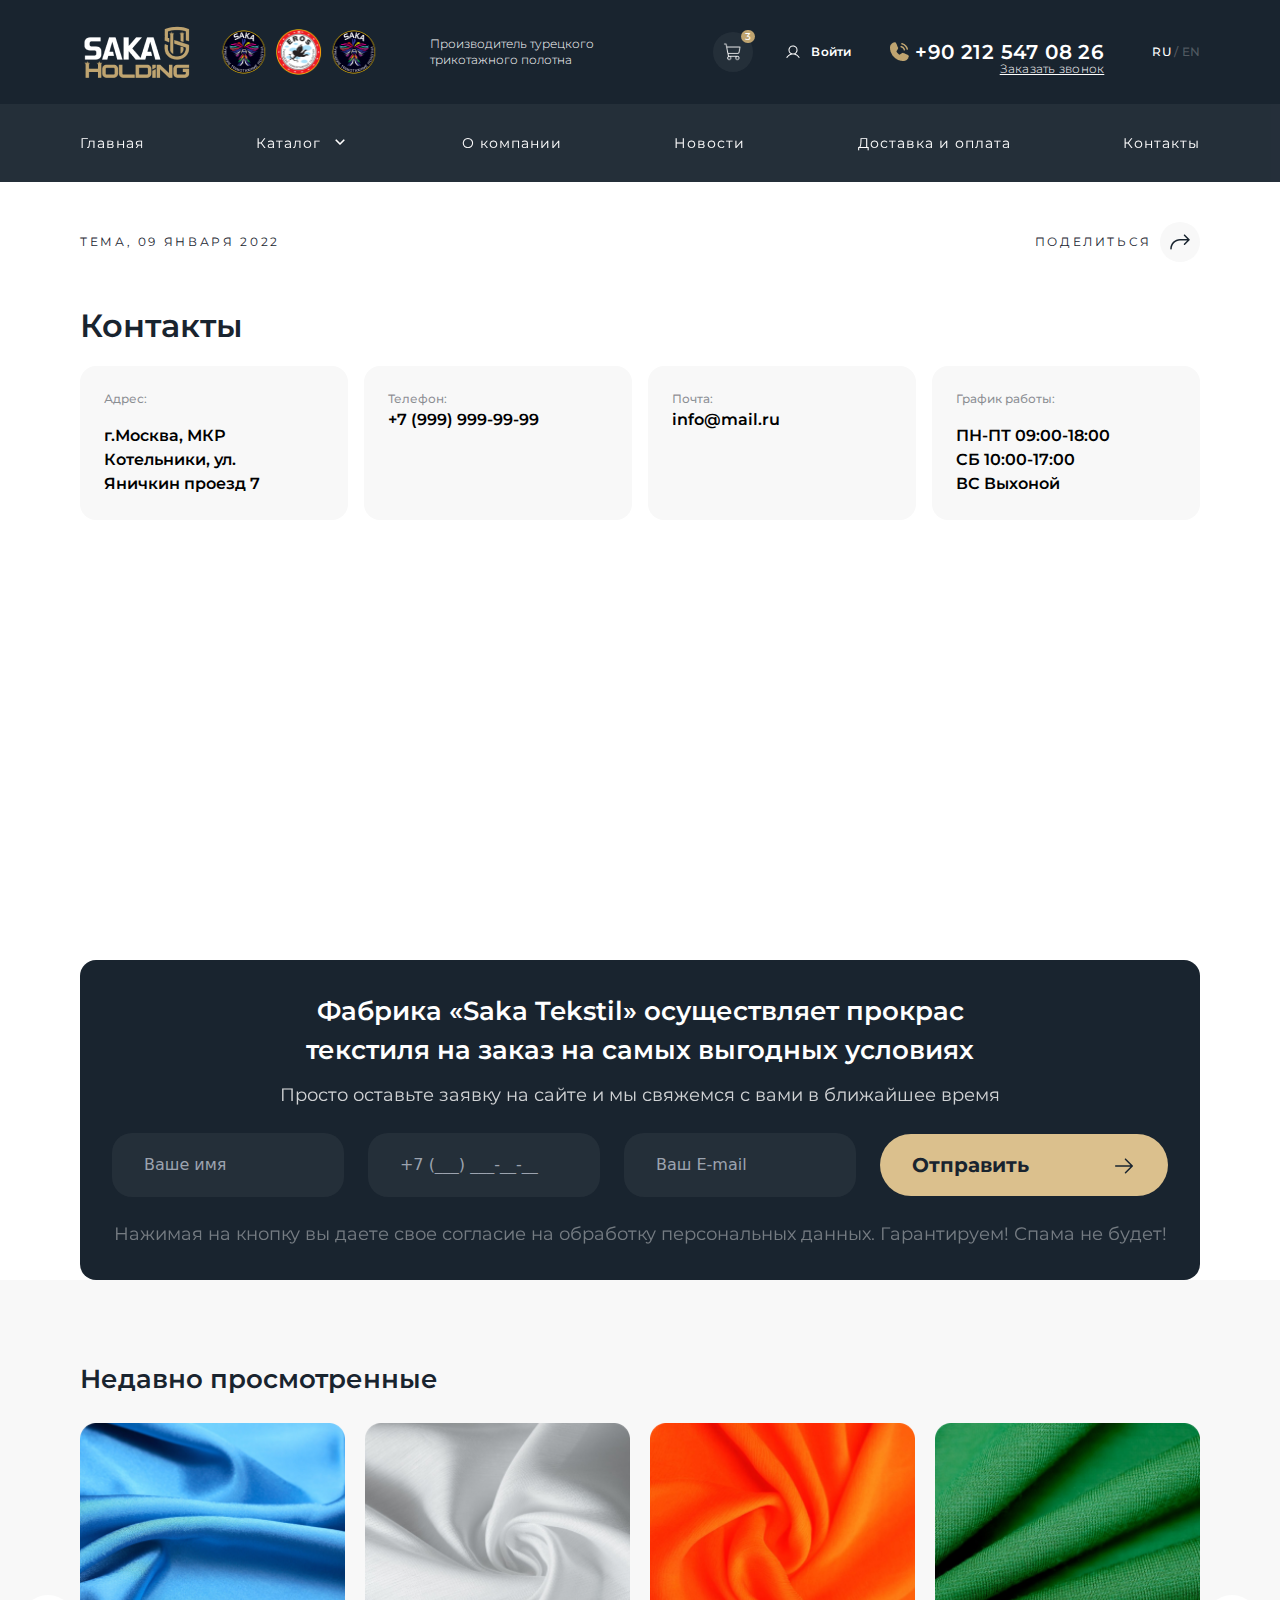
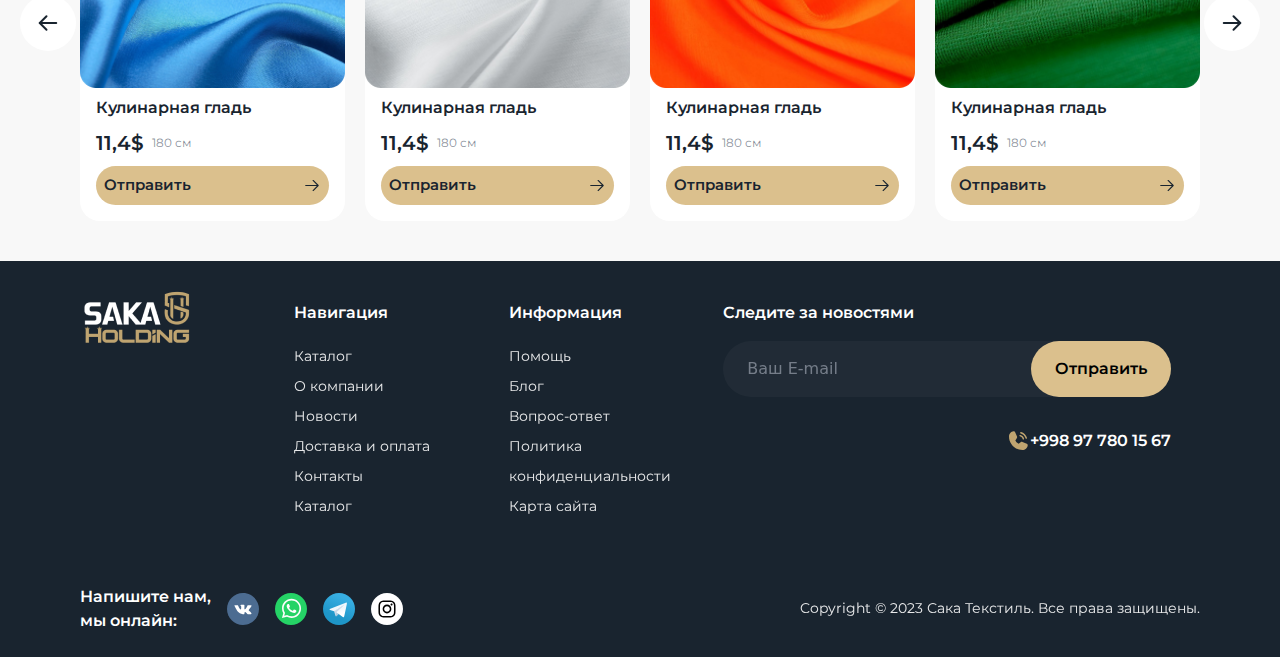
<file: contact.html>
<!DOCTYPE html>
<html lang="en">
<head>
    <meta charset="UTF-8">
    <meta http-equiv="X-UA-Compatible" content="IE=edge">
    <meta name="viewport" content="width=device-width, initial-scale=1.0">
    <title>Document</title>
    <link rel="stylesheet" href="./project/css/style.css">
    <link rel="stylesheet" href="./project/plugins/swiper/swiper-bundle.min.css">
    <link rel="stylesheet" href="./project/plugins/icons/remixicon.css">
    <script src="./project/plugins/tailwind/tailwind.js"></script>
    <script src="./project/plugins/tailwind/tailwind.config.js"></script>
   </head>
<body>
   <div class="wrapper">
    <nav class="relative z-10">
        <div class="bg-currentBlue py-5 ">
        <div class="container">
          <div class="flex justify-between items-center text-white">
            <div class="flex items-center gap-4 sm:gap-5">
                <a href="#" title="Logo" class="w-[70px] h-9 xs:w-[86px] xs:h-[46px] sm:w-[120px] sm:h-[64px] block"><img src="./project/images/Navbar/Saka logo.png" alt="Logo" class="w-full h-full shrink-0"></a>
                <div class="flex gap-[7px] items-center">
                  <a href="#" title="Saka" class="w-[34px] h-[34px] sm:w-[48px] sm:h-[48px] block"><img src="./project/images/Navbar/Saka circle logo (3).png" alt="Saka" class="w-full h-full shrink-0"></a>
                  <a href="#" title="Eros" class="w-[34px] h-[34px] sm:w-[48px] sm:h-[48px] block"><img src="./project/images/Navbar/Saka circle logo (2).png" alt="Eros" class="w-full h-full shrink-0"></a>
                  <a href="#" title="Tor Tex" class="w-[34px] h-[34px] sm:w-[48px] sm:h-[48px] block"><img src="./project/images/Navbar/Saka circle logo (3).png" alt="Tor Tex" class="w-full h-full shrink-0"></a>
                </div>
                <p class="montserrat-light text-xs hidden lg:block max-w-[200px] xl:ml-8 ">Производитель турецкого трикотажного полотна</p>
            </div>
            <div class="items-center hidden lg:flex">
                <a href="#" title="Cart" class="w-10 h-10 rounded-full flex justify-center items-center bg-[#FFFFFF0D] relative cursor-pointer">
                  <img src="./project/images/Navbar/ShoppingCart.png" alt="Shopping Cart" class="w-5 h-5 shrink-0 text-white">
                  <div class="px-1 rounded-full bg-[#BFA470] text-[10px] shrink-0 montserrat-medium leading-13 tracking-[.2px] absolute -top-[2px] -right-[2px]">3</div>
                </a>
                <a href="#" class="flex items-center gap-2.5 mx-7 xl:mr-9 xl:ml-8">
                  <img src="./project/images/Navbar/User.png" alt="User Icon" class="w-4 h-4 shrink-0">
                  <span class="text-xs montserrat-semibold leading-13 tracking-[.24px]">Войти</span>
                </a>
                <div class="relative mr-6 xl:mr-[48px]">
                  <a href="tel:902125470826" class="flex items-center ">
                      <img src="./project/images/Navbar/PhoneCall.png" alt="Phone Call" class="w-6 h-6 shrink-0 mr-1">
                      <span class="text-xl montserrat-semibold leading-13 tracking-[.4px]">+90 212 547 08 26</span>
                  </a>
                  <a href="#" class="text-xs montserrat-light underline leading-13 tracking-[.24px] shrink-0 absolute right-0 -bottom-3">Заказать звонок</a>
                </div>
                <div class="text-xs montserrat-medium leading-13 tracking-[.24px] text-[#ffffff40]">
                  <span class="text-white">RU </span>/
                  <span class="">EN</span>
                </div>
            </div>
            <div title="Menu" class=" w-8 h-8 lg:hidden block cursor-pointer" id="burger-btn"><img src="./project/images/Navbar/Burger nav.png" alt="Menu" class="w-full h-full shrink-0"></div>
          </div>
        </div>
        </div>
        <div class="bg-lightBlue py-6 opacity-95 hidden lg:block ">
          <div class="container">
            <div class="flex justify-between items-center text-white ">
                <a href="./index.html" class="montserrat-normal text-sm leading-13 tracking-[0.98px] opacity-100">Главная</a>
                <div class="flex gap-2.5 items-center">
                  <a href="./catalog.html" class="montserrat-normal text-sm leading-13 tracking-[0.98px] opacity-100">Каталог</a>
                  <button class="" id="nav-dropdown">
                      <i class="ri-arrow-down-s-line text-lg open-dropdown"></i>
                      <i class="ri-arrow-up-s-line text-lg close-dropdown hide-dropdown"></i></button>
                </div>
                <a href="./About-us.html" class="montserrat-normal text-sm leading-13 tracking-[0.98px] opacity-100">О компании</a>
                <a href="./news.html" class="montserrat-normal text-sm leading-13 tracking-[0.98px] opacity-100">Новости</a>
                <a href="./paymet-delivery.html" class="montserrat-normal text-sm leading-13 tracking-[0.98px] opacity-100">Доставка и оплата</a>
                <a href="./contact.html" class="montserrat-normal text-sm leading-13 tracking-[0.98px] opacity-100">Контакты</a>
            </div>
          </div>
        </div>
        <div class="absolute w-[250px] left-[14%] top-[190px] hide-dropdown shadow-3xl z-[5]" id="dropdown-content">
          <div class=" p-4 bg-currentBlue text-white rounded-lg  flex flex-col gap-5 border-4 border-[#091f3299] ">
            <a href="#" class="montserrat-normal text-sm leading-13 tracking-[0.98px] opacity-100">Links</a>
            <a href="#" class="montserrat-normal text-sm leading-13 tracking-[0.98px] opacity-100">Links</a>
            <a href="#" class="montserrat-normal text-sm leading-13 tracking-[0.98px] opacity-100">Links</a>
          </div>
        </div>
        <div class="w-full h-screen fixed top-0 right-0 bg-[#19242fcc] hidden z-10" id="nav-banner"></div>
        <div class="w-full min-[360px]:w-[340px] bg-currentBlue lg:hidden text-white h-screen overflow-y-scroll fixed top-0 right-[-350px] z-20 duration-500" id="nav-menu">
          <div class="p-4 xs:p-6">
            <div class="flex justify-between items-center mb-3.5">
                <a href="./index.html" title="Logo Saka"><img src="./project/images/Navbar/Saka logo.png" alt="Logo Saka" class="w-[120px] h-[64px] shrink-0 object-contain"></a>
                <button class="text-white text-3xl xs:text-4xl sm:text-5xl" id="close-btn"><i class="ri-close-line"></i></button>
            </div>
            <div class="flex items-center gap-1 mb-3.5">
                <a href="#"><img src="./project/images/Navbar/Saka circle logo (3).png" alt="Saka Logo" class="w-[28px] h-[28px] shrink-0 object-contain"></a>
                <a href="#"><img src="./project/images/Navbar/Saka circle logo (2).png" alt="Eros Logo" class="w-[28px] h-[28px] shrink-0 object-contain"></a>
                <a href="#"><img src="./project/images/Navbar/Saka circle logo (1).png" alt="Tor Tex Logo" class="w-[28px] h-[28px] shrink-0 object-contain"></a>
            </div>
            <div class="flex justify-between items-end mb-[66px]">
                <p class="montserrat-light leading-13 text-[10px] tracking-[0.2px] max-w-[150px]">Производитель турецкого трикотажного полотна</p>
                <div class="text-xs montserrat-medium leading-13 tracking-[.24px] text-[#ffffff40]">
                  <span class="text-white">RU </span>/
                  <span class="">EN</span>
                </div>
            </div>
            <ul class="flex flex-col gap-[28px] mb-[50px]">
                <li>
                  <a href="./index.html" class="montserrat-normal leading-13 tracking-[1.12px]">Главная</a>
                </li>
                <li class="">
                  <div class="flex items-center gap-1.5">
                      <a href="./catalog.html" class="montserrat-normal leading-13 tracking-[1.12px]">Каталог</a>
                      <button class="flex" id="accordion-btn">
                        <i class="ri-arrow-down-s-line text-xl" id="open-accordion"></i>
                        <i class="ri-arrow-up-s-line text-xl hide-dropdown" id="close-accordion"></i>
                      </button>
                  </div>
                  <div class="flex flex-col h-0 overflow-hidden duration-500 gap-2 mx-4" id="accordion-content">
                      <a href="#" class="montserrat-normal text-sm leading-13 tracking-[0.98px] opacity-100">Links</a>
                      <a href="#" class="montserrat-normal text-sm leading-13 tracking-[0.98px] opacity-100">Links</a>
                      <a href="#" class="montserrat-normal text-sm leading-13 tracking-[0.98px] opacity-100">Links</a>
                  </div>
                </li>
                <li>
                  <a href="./About-us.html" class="montserrat-normal leading-13 tracking-[1.12px]">О компании</a>
                </li>
                <li>
                  <a href="./news.html" class="montserrat-normal leading-13 tracking-[1.12px]">Новости</a>
                </li>
                <li>
                  <a href="./paymet-delivery.html" class="montserrat-normal leading-13 tracking-[1.12px]">Доставка и оплата</a>
                </li>
                <li>
                  <a href="./contact.html" class="montserrat-normal leading-13 tracking-[1.12px]">Контакты</a>
                </li>
            </ul>
            <div>
                <a href="tel:+90 212 547 08 26" class="mb-1 flex items-center">
                  <img src="./project/images/Navbar/PhoneCall.png" alt="PhoneCall Icon" class="w-6 h-6 shrink-0 mr-1">
                  <span class="text-xl montserrat-semibold leading-13 tracking-[.4px]">+90 212 547 08 26</span>
                </a>
                <a href="#" class="montserrat-light text-xs underline leading-13 tracking-[.24px] mt-[-2px] block">Заказать звонок</a>
            </div>
            <div class="flex items-center gap-8 mt-6">
                <a href="#" title="Cart" class="w-10 h-10 rounded-full flex justify-center items-center bg-[#FFFFFF0D] relative">
                  <img src="./project/images/Navbar/ShoppingCart.png" alt="Shopping Cart" class="w-5 h-5 shrink-0 text-white">
                  <div class="px-1 rounded-full bg-[#BFA470] text-[10px] shrink-0 montserrat-medium leading-13 tracking-[.2px] absolute -top-[2px] -right-[2px]">3</div>
                </a>
                <a href="#" class="flex items-center gap-2.5 ">
                  <img src="./project/images/Navbar/User.png" alt="User Icon" class="w-4 h-4 shrink-0">
                  <span class="text-xs montserrat-semibold leading-13 tracking-[.24px]">Войти</span>
                </a>
            </div>
          </div>
          <div class="bg-gold py-3 px-8 montserrat-bold text-currentBlue text-sm leading-13 tracking-[.98px]">АКЦИИ</div>
          <div class="px-6 xs:px-8 py-[30px] flex flex-col gap-[18px]">
            <a href="#" class="flex items-center gap-2.5">
                <img src="./project/images/Navbar/cloth Icon (1).png" alt="Cloth" class="w-6 h-6 shrink-0">
                <span class="text-[10px] montserrat-semibold leading-13 tracking-[.7px]">Кулинарная гладь</span>
            </a>
            <a href="#" class="flex items-center gap-2.5">
                <img src="./project/images/Navbar/cloth Icon (2).png" alt="Cloth" class="w-6 h-6 shrink-0">
                <span class="text-[10px] montserrat-semibold leading-13 tracking-[.7px]">Футер</span>
            </a>
            <a href="#" class="flex items-center gap-2.5">
                <img src="./project/images/Navbar/cloth Icon (9).png" alt="Cloth" class="w-6 h-6 shrink-0">
                <span class="text-[10px] montserrat-semibold leading-13 tracking-[.7px]">Кашкорсе, рибана</span>
            </a>
            <a href="#" class="flex items-center gap-2.5">
                <img src="./project/images/Navbar/cloth Icon (3).png" alt="Cloth" class="w-6 h-6 shrink-0">
                <span class="text-[10px] montserrat-semibold leading-13 tracking-[.7px]">Пике</span>
            </a>
            <a href="#" class="flex items-center gap-2.5">
                <img src="./project/images/Navbar/cloth Icon (4).png" alt="Cloth" class="w-6 h-6 shrink-0">
                <span class="text-[10px] montserrat-semibold leading-13 tracking-[.7px]">Интерлок</span>
            </a>
            <a href="#" class="flex items-center gap-2.5">
                <img src="./project/images/Navbar/cloth Icon (5).png" alt="Cloth" class="w-6 h-6 shrink-0">
                <span class="text-[10px] montserrat-semibold leading-13 tracking-[.7px]">Капитоний</span>
            </a>
            <a href="#" class="flex items-center gap-2.5">
                <img src="./project/images/Navbar/cloth Icon (6).png" alt="Cloth" class="w-6 h-6 shrink-0">
                <span class="text-[10px] montserrat-semibold leading-13 tracking-[.7px]">Селаник</span>
            </a>
            <a href="#" class="flex items-center gap-2.5">
                <img src="./project/images/Navbar/cloth Icon (7).png" alt="Cloth" class="w-6 h-6 shrink-0">
                <span class="text-[10px] montserrat-semibold leading-13 tracking-[.7px]">Велюр</span>
            </a>
            <a href="#" class="flex items-center gap-2.5">
                <img src="./project/images/Navbar/cloth Icon (8).png" alt="Cloth" class="w-6 h-6 shrink-0">
                <span class="text-[10px] montserrat-semibold leading-13 tracking-[.7px]">Вискоза</span>
            </a>
          </div>
        </div>
      </nav>
      <div class=" my-10 container">
        <div class="Breadcrumb montserrat-normal leading-[151.4%] tracking-[2.64px] text-xs uppercase flex justify-between items-center gap-x-5 gap-y-1 text-[#18272e40]">
          <p class="text-currentBlue">Тема, 09 января 2022</p>
          <div class="flex items-center gap-2 ">
            <p class="text-currentBlue">поделиться</p>
            <a href="#" class="bg-currentGray p-2 rounded-full">
              <svg xmlns="http://www.w3.org/2000/svg" width="24" height="24" viewBox="0 0 24 24" fill="none">
                <path d="M21.5797 10.2258C21.5882 10.2154 21.5957 10.2045 21.6036 10.1938C21.6102 10.1848 21.6172 10.1761 21.6234 10.1669C21.6314 10.155 21.6383 10.1427 21.6455 10.1305C21.6507 10.1217 21.6563 10.113 21.6612 10.104C21.6677 10.0918 21.6732 10.0794 21.679 10.067C21.6836 10.0571 21.6885 10.0475 21.6927 10.0374C21.6976 10.0255 21.7016 10.0134 21.7059 10.0013C21.7099 9.99025 21.7141 9.97933 21.7176 9.96802C21.7212 9.95594 21.7239 9.94367 21.727 9.93145C21.7298 9.91991 21.7331 9.90856 21.7354 9.89682C21.7382 9.88263 21.74 9.86828 21.742 9.85397C21.7433 9.84404 21.7453 9.83428 21.7463 9.82424C21.7512 9.77486 21.7512 9.72512 21.7463 9.67574C21.7453 9.66569 21.7433 9.65594 21.742 9.64601C21.74 9.6317 21.7382 9.61735 21.7354 9.60316C21.7331 9.59142 21.7298 9.58007 21.727 9.56853C21.7239 9.55631 21.7212 9.54404 21.7176 9.53196C21.7141 9.52065 21.7099 9.50974 21.7059 9.49866C21.7016 9.4866 21.6976 9.47449 21.6927 9.46263C21.6885 9.45251 21.6836 9.44283 21.679 9.43294C21.6732 9.42059 21.6677 9.40814 21.6612 9.39603C21.6563 9.38694 21.6507 9.37833 21.6455 9.3695C21.6383 9.35727 21.6313 9.34496 21.6234 9.3331C21.6172 9.32383 21.6102 9.31518 21.6036 9.30621C21.5957 9.29548 21.5882 9.28458 21.5797 9.27419C21.5688 9.26096 21.557 9.24853 21.5452 9.23608C21.5401 9.23068 21.5357 9.22491 21.5304 9.21962L17.0304 4.71962C16.8897 4.57896 16.6989 4.49994 16.5 4.49994C16.3011 4.49994 16.1103 4.57896 15.9696 4.71962C15.829 4.86029 15.75 5.05106 15.75 5.24999C15.75 5.44891 15.829 5.63969 15.9696 5.78035L19.1893 8.99999H12C9.41504 9.00292 6.93679 10.0311 5.10894 11.8589C3.28109 13.6868 2.25293 16.165 2.25 18.75C2.25 18.9489 2.32902 19.1397 2.46967 19.2803C2.61032 19.421 2.80109 19.5 3 19.5C3.19891 19.5 3.38968 19.421 3.53033 19.2803C3.67098 19.1397 3.75 18.9489 3.75 18.75C3.75247 16.5627 4.62246 14.4657 6.1691 12.9191C7.71574 11.3725 9.81272 10.5025 12 10.5H19.1893L15.9696 13.7196C15.829 13.8603 15.75 14.0511 15.75 14.25C15.75 14.4489 15.829 14.6397 15.9696 14.7804C16.1103 14.921 16.3011 15 16.5 15C16.6989 15 16.8897 14.921 17.0304 14.7804L21.5304 10.2804C21.5357 10.2751 21.5401 10.2693 21.5452 10.2639C21.557 10.2515 21.5688 10.239 21.5797 10.2258Z" fill="#19242F"/>
                </svg>
            </a>  
          </div>
       </div>
      </div>
      
      <section>
        <div class="container">
            <p class="text-currentBlue montserrat-semibold text-[32px]">Контакты</p>
            <div class="grid gap-4 my-4  sm:grid-cols-2 lg:grid-cols-4">
                <div class="rounded-[16px] p-6 bg-currentGray">
                    <p class="contact-p text-[12px] montserrat-medium">Адрес:</p>
                    <p class="mt-4 montserrat-semibold  lg:w-[165px]">г.Москва, МКР  Котельники, ул. Яничкин проезд 7</p>
                </div>
                <div class="rounded-[16px] p-6 bg-currentGray">
                    <p class="contact-p text-[12px] montserrat-medium">Телефон:</p>
                    <a href="tel:+7 (999) 999-99-99" class="mt-4 montserrat-semibold ">+7 (999) 999-99-99</a>
                </div>
                <div class="rounded-[16px] p-6 bg-currentGray">
                    <p class="contact-p text-[12px] montserrat-medium">Почта:</p>
                    <a href="mailto:info@mail.ru" class="mt-4 montserrat-semibold ">info@mail.ru</a>
                </div>
                <div class="rounded-[16px] p-6 bg-currentGray">
                    <p class="contact-p text-[12px] montserrat-medium">График работы:</p>
                    <p class="mt-4 montserrat-semibold ">ПН-ПТ 09:00-18:00<br> СБ 10:00-17:00<br>ВС Выхоной</p>
                </div>
            </div>
        </div>
      </section>

    <div class="mapouter flex items-center justify-center   "><div class="gmap_canvas "><iframe width="100%" height= "400px" id="gmap_canvas" src="https://maps.google.com/maps?q=next mall&t=k&z=16&ie=UTF8&iwloc=&output=embed" frameborder="0" scrolling="no" marginheight="0" marginwidth="0"></iframe><style>.gmap_canvas {overflow:hidden;background:none!important;height:100%; width:100%; display: flex; align-items: center; justify-content: center;}</style></div></div>

    <section class="mt-6">
        <div class="container">
          <div class="bg-currentBlue rounded-[16px] w-full p-6 sm:p-8">
            <div class="flex justify-center">
              <p class=" sm:w-[700px] text-[20px] sm:text-[26px] text-white text-center montserrat-semibold">Фабрика «Saka Tekstil» осуществляет прокрас текстиля на заказ на самых выгодных условиях</p>
            </div>
            <p class="montserrat-normal mt-3 tracking-[151.4%] text-white opacity-[0.8] sm:text-[18px] text-center  ">Просто оставьте заявку на сайте и мы свяжемся с вами в ближайшее время</p>
          
            <form class="lg:flex gap-6 w-full mt-6 items-center justify-between">
              <input type="text" placeholder="Ваше имя" class="py-4 px-7 sm:py-5 sm:px-8 mt-4 lg:mt-0 rounded-[20px] w-full lg:w-[24%] text-white input-bg">
              <input type="text" placeholder="+7 (___) ___-__-__" class="py-4 px-7 sm:py-5 sm:px-8 my-6 lg:my-0 rounded-[20px] w-full lg:w-[24%] text-white input-bg">
              <input type="text" placeholder="Ваш E-mail" class="py-4 px-7 sm:py-5 sm:px-8 rounded-[20px] w-full lg:w-[24%] text-white input-bg">
              <button class="py-4 px-8 rounded-full w-full my-6 lg:my-0 lg:w-[30%] bg-gold flex items-cneter justify-between text-currentBlue montserrat-bold">
                <p class="md:text-[20px]">Отправить</p>
                <div class="mt-1 text-currentBlue montserrat-bold">
                    <svg xmlns="http://www.w3.org/2000/svg" width="24" height="24" viewBox="0 0 24 24" fill="none">
                    <path d="M12.9696 19.2803C12.829 19.1397 12.75 18.9489 12.75 18.75C12.75 18.5511 12.829 18.3604 12.9696 18.2197L18.4394 12.75H3.75C3.55109 12.75 3.36032 12.671 3.21967 12.5303C3.07902 12.3897 3 12.1989 3 12C3 11.8011 3.07902 11.6103 3.21967 11.4697C3.36032 11.329 3.55109 11.25 3.75 11.25H18.4394L12.9696 5.78034C12.9 5.71069 12.8447 5.628 12.8071 5.53701C12.7694 5.44601 12.75 5.34848 12.75 5.24998C12.75 5.15149 12.7694 5.05396 12.8071 4.96297C12.8448 4.87197 12.9 4.78929 12.9697 4.71965C13.0393 4.65001 13.122 4.59477 13.213 4.55708C13.304 4.51939 13.4015 4.5 13.5 4.5C13.5985 4.5 13.6961 4.51941 13.787 4.5571C13.878 4.5948 13.9607 4.65005 14.0304 4.7197L20.7804 11.4697C20.7828 11.4721 20.7848 11.4748 20.7872 11.4773C20.802 11.4925 20.8164 11.5081 20.8299 11.5245C20.8374 11.5336 20.844 11.5434 20.851 11.5528C20.8586 11.5629 20.8665 11.5729 20.8736 11.5835C20.8809 11.5944 20.8873 11.6057 20.8939 11.617C20.8998 11.6268 20.9059 11.6363 20.9114 11.6464C20.9174 11.6577 20.9225 11.6693 20.9279 11.6808C20.933 11.6915 20.9383 11.7021 20.9429 11.713C20.9475 11.7241 20.9512 11.7354 20.9552 11.7467C20.9594 11.7585 20.964 11.7702 20.9676 11.7823C20.971 11.7935 20.9735 11.8049 20.9764 11.8163C20.9795 11.8286 20.983 11.8409 20.9855 11.8535C20.9881 11.8666 20.9896 11.8798 20.9915 11.8929C20.9931 11.904 20.9952 11.9148 20.9963 11.926C20.9987 11.9506 21 11.9753 21 12C21 12.0247 20.9987 12.0494 20.9963 12.074C20.9952 12.0852 20.9931 12.0961 20.9915 12.1071C20.9896 12.1203 20.9881 12.1335 20.9855 12.1465C20.983 12.1591 20.9795 12.1714 20.9764 12.1838C20.9735 12.1951 20.971 12.2065 20.9676 12.2177C20.964 12.2298 20.9594 12.2415 20.9552 12.2533C20.9512 12.2646 20.9475 12.276 20.9429 12.287C20.9383 12.298 20.933 12.3085 20.9279 12.3192C20.9225 12.3307 20.9174 12.3423 20.9114 12.3536C20.9059 12.3637 20.8998 12.3733 20.8939 12.3831C20.8873 12.3943 20.8809 12.4056 20.8736 12.4165C20.8665 12.4271 20.8586 12.4371 20.851 12.4473C20.844 12.4567 20.8374 12.4664 20.8299 12.4755C20.8162 12.4923 20.8016 12.5081 20.7865 12.5236C20.7843 12.5258 20.7825 12.5282 20.7804 12.5303L14.0304 19.2803C13.9607 19.35 13.878 19.4052 13.787 19.4429C13.696 19.4806 13.5985 19.5 13.5 19.5C13.4015 19.5 13.304 19.4806 13.213 19.4429C13.122 19.4052 13.0393 19.35 12.9696 19.2803Z" fill="#19242F"/>
                    </svg>
                </div>
                
              </button>
            </form>

            <p class="montserrat-normal mt-6 tracking-[151.4%] text-white opacity-[0.4]  text-[18px] text-center  lg:block hidden">Нажимая на кнопку вы даете свое согласие на обработку персональных данных. Гарантируем! Спама не будет!</p>

          </div>
        </div>
      </section>
      <section class="bg-[#F8F8F8] overflow-x-hidden py-10">
        <div class="container ">
          <div class="relative">
            <p class="text-[26px] pt-10 pb-6 text-currentBlue montserrat-semibold">Недавно просмотренные</p>
            <div class="">
              <div class="swiper mySwiper-4 ">
                <div class="swiper-wrapper">

                  <div class=" swiper-slide">
                    <div class=" px-6 sm:px-0">
                      <div class="bg-white w-full rounded-[20px] ">
                        <div class="w-full">
                          <img class="h-full w-full" src="./project/images/index-oxirgidan bitta oldin.png" alt="">
                        </div>
                      <div class="px-4 pb-4">
                        <p class="text-currentBlue mt-2 montserrat-semibold">Кулинарная гладь</p>
                        <div class="flex items-center py-2 gap-2">
                          <p class="text-currentBlue montserrat-semibold text-[20px]">11,4$</p>
                          <p class="text-[12px] lightGray montserrat-normal ">180 см</p>
                        </div>
                        <button class=" py-2 px-2 text-[15px] rounded-full w-full my-6 lg:my-0  bg-gold flex items-cneter justify-between text-currentBlue montserrat-semibold">
                        <div>Отправить</div>
                        <div class="mt-[2px] text-currentBlue montserrat-bold">
                          <svg xmlns="http://www.w3.org/2000/svg" width="18" height="19" viewBox="0 0 18 19" fill="none">
                            <path d="M9.72723 14.9603C9.62177 14.8547 9.56253 14.7117 9.56253 14.5625C9.56253 14.4133 9.62177 14.2703 9.72723 14.1648L13.8295 10.0625H2.8125C2.66332 10.0625 2.52024 10.0033 2.41475 9.89776C2.30926 9.79227 2.25 9.6492 2.25 9.50001C2.25 9.35083 2.30926 9.20776 2.41475 9.10227C2.52024 8.99678 2.66332 8.93751 2.8125 8.93751H13.8295L9.72723 4.83525C9.67499 4.78302 9.63356 4.721 9.6053 4.65276C9.57703 4.58451 9.56248 4.51136 9.56249 4.43749C9.56249 4.36362 9.57704 4.29047 9.60532 4.22223C9.63359 4.15398 9.67502 4.09197 9.72726 4.03974C9.7795 3.98751 9.84151 3.94608 9.90976 3.91781C9.97801 3.88954 10.0512 3.875 10.125 3.875C10.1989 3.875 10.272 3.88956 10.3403 3.91783C10.4085 3.9461 10.4705 3.98754 10.5228 4.03977L15.5853 9.10227C15.5871 9.10409 15.5886 9.10612 15.5904 9.10797C15.6015 9.11937 15.6123 9.13108 15.6224 9.14337C15.6281 9.15024 15.633 9.15752 15.6383 9.16459C15.644 9.17221 15.6499 9.17969 15.6552 9.18762C15.6607 9.1958 15.6654 9.20431 15.6705 9.21272C15.6748 9.22007 15.6794 9.22724 15.6835 9.23483C15.688 9.24328 15.6919 9.252 15.6959 9.26061C15.6997 9.26865 15.7037 9.27654 15.7072 9.28475C15.7106 9.29306 15.7134 9.30157 15.7164 9.31002C15.7196 9.31888 15.723 9.32767 15.7257 9.33673C15.7283 9.34514 15.7301 9.35369 15.7323 9.3622C15.7346 9.37147 15.7372 9.38067 15.7391 9.39012C15.741 9.39994 15.7422 9.40983 15.7436 9.41968C15.7448 9.42799 15.7464 9.43612 15.7472 9.4445C15.749 9.46297 15.75 9.48147 15.75 9.50001C15.75 9.51855 15.749 9.53706 15.7472 9.55553C15.7464 9.56391 15.7448 9.57204 15.7436 9.58035C15.7422 9.5902 15.741 9.60009 15.7391 9.60991C15.7372 9.61935 15.7346 9.62855 15.7323 9.63782C15.7301 9.64634 15.7283 9.65489 15.7257 9.6633C15.723 9.67236 15.7196 9.68115 15.7164 9.69001C15.7134 9.69845 15.7106 9.70697 15.7072 9.71528C15.7037 9.72348 15.6997 9.73138 15.6959 9.73941C15.6919 9.74803 15.688 9.75675 15.6835 9.7652C15.6794 9.77278 15.6748 9.77996 15.6705 9.78731C15.6654 9.79572 15.6607 9.80423 15.6552 9.8124C15.6499 9.82033 15.644 9.82782 15.6383 9.83544C15.633 9.84251 15.6281 9.84979 15.6224 9.85666C15.6121 9.86919 15.6012 9.8811 15.5898 9.89271C15.5882 9.89432 15.5869 9.89614 15.5853 9.89775L10.5228 14.9603C10.4705 15.0125 10.4085 15.0539 10.3403 15.0822C10.272 15.1105 10.1989 15.125 10.125 15.125C10.0511 15.125 9.97798 15.1105 9.90972 15.0822C9.84147 15.0539 9.77946 15.0125 9.72723 14.9603Z" fill="#19242F"/>
                            </svg>
                        </div>
                        </button>
                      </div>
                      </div>
                    </div>
                  </div>
                  <div class=" swiper-slide">
                    <div class=" px-6 sm:px-0">
                      <div class="bg-white w-full rounded-[20px] ">
                        <div class="w-full">
                          <img class="h-full w-full" src="./project/images/index ohiridan bitta oldin-2.png" alt="">
                        </div>
                      <div class="px-4 pb-4">
                        <p class="text-currentBlue mt-2 montserrat-semibold">Кулинарная гладь</p>
                        <div class="flex items-center py-2 gap-2">
                          <p class="text-currentBlue montserrat-semibold text-[20px]">11,4$</p>
                          <p class="text-[12px] lightGray montserrat-normal ">180 см</p>
                        </div>
                        <button class=" py-2 px-2 text-[15px] rounded-full w-full my-6 lg:my-0  bg-gold flex items-cneter justify-between text-currentBlue montserrat-semibold">
                        <div>Отправить</div>
                        <div class="mt-[2px] text-currentBlue montserrat-bold">
                          <svg xmlns="http://www.w3.org/2000/svg" width="18" height="19" viewBox="0 0 18 19" fill="none">
                            <path d="M9.72723 14.9603C9.62177 14.8547 9.56253 14.7117 9.56253 14.5625C9.56253 14.4133 9.62177 14.2703 9.72723 14.1648L13.8295 10.0625H2.8125C2.66332 10.0625 2.52024 10.0033 2.41475 9.89776C2.30926 9.79227 2.25 9.6492 2.25 9.50001C2.25 9.35083 2.30926 9.20776 2.41475 9.10227C2.52024 8.99678 2.66332 8.93751 2.8125 8.93751H13.8295L9.72723 4.83525C9.67499 4.78302 9.63356 4.721 9.6053 4.65276C9.57703 4.58451 9.56248 4.51136 9.56249 4.43749C9.56249 4.36362 9.57704 4.29047 9.60532 4.22223C9.63359 4.15398 9.67502 4.09197 9.72726 4.03974C9.7795 3.98751 9.84151 3.94608 9.90976 3.91781C9.97801 3.88954 10.0512 3.875 10.125 3.875C10.1989 3.875 10.272 3.88956 10.3403 3.91783C10.4085 3.9461 10.4705 3.98754 10.5228 4.03977L15.5853 9.10227C15.5871 9.10409 15.5886 9.10612 15.5904 9.10797C15.6015 9.11937 15.6123 9.13108 15.6224 9.14337C15.6281 9.15024 15.633 9.15752 15.6383 9.16459C15.644 9.17221 15.6499 9.17969 15.6552 9.18762C15.6607 9.1958 15.6654 9.20431 15.6705 9.21272C15.6748 9.22007 15.6794 9.22724 15.6835 9.23483C15.688 9.24328 15.6919 9.252 15.6959 9.26061C15.6997 9.26865 15.7037 9.27654 15.7072 9.28475C15.7106 9.29306 15.7134 9.30157 15.7164 9.31002C15.7196 9.31888 15.723 9.32767 15.7257 9.33673C15.7283 9.34514 15.7301 9.35369 15.7323 9.3622C15.7346 9.37147 15.7372 9.38067 15.7391 9.39012C15.741 9.39994 15.7422 9.40983 15.7436 9.41968C15.7448 9.42799 15.7464 9.43612 15.7472 9.4445C15.749 9.46297 15.75 9.48147 15.75 9.50001C15.75 9.51855 15.749 9.53706 15.7472 9.55553C15.7464 9.56391 15.7448 9.57204 15.7436 9.58035C15.7422 9.5902 15.741 9.60009 15.7391 9.60991C15.7372 9.61935 15.7346 9.62855 15.7323 9.63782C15.7301 9.64634 15.7283 9.65489 15.7257 9.6633C15.723 9.67236 15.7196 9.68115 15.7164 9.69001C15.7134 9.69845 15.7106 9.70697 15.7072 9.71528C15.7037 9.72348 15.6997 9.73138 15.6959 9.73941C15.6919 9.74803 15.688 9.75675 15.6835 9.7652C15.6794 9.77278 15.6748 9.77996 15.6705 9.78731C15.6654 9.79572 15.6607 9.80423 15.6552 9.8124C15.6499 9.82033 15.644 9.82782 15.6383 9.83544C15.633 9.84251 15.6281 9.84979 15.6224 9.85666C15.6121 9.86919 15.6012 9.8811 15.5898 9.89271C15.5882 9.89432 15.5869 9.89614 15.5853 9.89775L10.5228 14.9603C10.4705 15.0125 10.4085 15.0539 10.3403 15.0822C10.272 15.1105 10.1989 15.125 10.125 15.125C10.0511 15.125 9.97798 15.1105 9.90972 15.0822C9.84147 15.0539 9.77946 15.0125 9.72723 14.9603Z" fill="#19242F"/>
                            </svg>
                        </div>
                        </button>
                      </div>
                      </div>
                    </div>
                  </div>
                  <div class=" swiper-slide">
                    <div class=" px-6 sm:px-0">
                      <div class="bg-white w-full rounded-[20px] ">
                        <div class="w-full">
                          <img class="h-full w-full" src="./project/images/index ohiridan bitta oldin-3.png" alt="">
                        </div>
                      <div class="px-4 pb-4">
                        <p class="text-currentBlue mt-2 montserrat-semibold">Кулинарная гладь</p>
                        <div class="flex items-center py-2 gap-2">
                          <p class="text-currentBlue montserrat-semibold text-[20px]">11,4$</p>
                          <p class="text-[12px] lightGray montserrat-normal ">180 см</p>
                        </div>
                        <button class=" py-2 px-2 text-[15px] rounded-full w-full my-6 lg:my-0  bg-gold flex items-cneter justify-between text-currentBlue montserrat-semibold">
                        <div>Отправить</div>
                        <div class="mt-[2px] text-currentBlue montserrat-bold">
                          <svg xmlns="http://www.w3.org/2000/svg" width="18" height="19" viewBox="0 0 18 19" fill="none">
                            <path d="M9.72723 14.9603C9.62177 14.8547 9.56253 14.7117 9.56253 14.5625C9.56253 14.4133 9.62177 14.2703 9.72723 14.1648L13.8295 10.0625H2.8125C2.66332 10.0625 2.52024 10.0033 2.41475 9.89776C2.30926 9.79227 2.25 9.6492 2.25 9.50001C2.25 9.35083 2.30926 9.20776 2.41475 9.10227C2.52024 8.99678 2.66332 8.93751 2.8125 8.93751H13.8295L9.72723 4.83525C9.67499 4.78302 9.63356 4.721 9.6053 4.65276C9.57703 4.58451 9.56248 4.51136 9.56249 4.43749C9.56249 4.36362 9.57704 4.29047 9.60532 4.22223C9.63359 4.15398 9.67502 4.09197 9.72726 4.03974C9.7795 3.98751 9.84151 3.94608 9.90976 3.91781C9.97801 3.88954 10.0512 3.875 10.125 3.875C10.1989 3.875 10.272 3.88956 10.3403 3.91783C10.4085 3.9461 10.4705 3.98754 10.5228 4.03977L15.5853 9.10227C15.5871 9.10409 15.5886 9.10612 15.5904 9.10797C15.6015 9.11937 15.6123 9.13108 15.6224 9.14337C15.6281 9.15024 15.633 9.15752 15.6383 9.16459C15.644 9.17221 15.6499 9.17969 15.6552 9.18762C15.6607 9.1958 15.6654 9.20431 15.6705 9.21272C15.6748 9.22007 15.6794 9.22724 15.6835 9.23483C15.688 9.24328 15.6919 9.252 15.6959 9.26061C15.6997 9.26865 15.7037 9.27654 15.7072 9.28475C15.7106 9.29306 15.7134 9.30157 15.7164 9.31002C15.7196 9.31888 15.723 9.32767 15.7257 9.33673C15.7283 9.34514 15.7301 9.35369 15.7323 9.3622C15.7346 9.37147 15.7372 9.38067 15.7391 9.39012C15.741 9.39994 15.7422 9.40983 15.7436 9.41968C15.7448 9.42799 15.7464 9.43612 15.7472 9.4445C15.749 9.46297 15.75 9.48147 15.75 9.50001C15.75 9.51855 15.749 9.53706 15.7472 9.55553C15.7464 9.56391 15.7448 9.57204 15.7436 9.58035C15.7422 9.5902 15.741 9.60009 15.7391 9.60991C15.7372 9.61935 15.7346 9.62855 15.7323 9.63782C15.7301 9.64634 15.7283 9.65489 15.7257 9.6633C15.723 9.67236 15.7196 9.68115 15.7164 9.69001C15.7134 9.69845 15.7106 9.70697 15.7072 9.71528C15.7037 9.72348 15.6997 9.73138 15.6959 9.73941C15.6919 9.74803 15.688 9.75675 15.6835 9.7652C15.6794 9.77278 15.6748 9.77996 15.6705 9.78731C15.6654 9.79572 15.6607 9.80423 15.6552 9.8124C15.6499 9.82033 15.644 9.82782 15.6383 9.83544C15.633 9.84251 15.6281 9.84979 15.6224 9.85666C15.6121 9.86919 15.6012 9.8811 15.5898 9.89271C15.5882 9.89432 15.5869 9.89614 15.5853 9.89775L10.5228 14.9603C10.4705 15.0125 10.4085 15.0539 10.3403 15.0822C10.272 15.1105 10.1989 15.125 10.125 15.125C10.0511 15.125 9.97798 15.1105 9.90972 15.0822C9.84147 15.0539 9.77946 15.0125 9.72723 14.9603Z" fill="#19242F"/>
                            </svg>
                        </div>
                        </button>
                      </div>
                      </div>
                    </div>
                  </div>
                  <div class=" swiper-slide">
                    <div class=" px-6 sm:px-0">
                      <div class="bg-white w-full rounded-[20px] ">
                        <div class="w-full">
                          <img class="h-full w-full" src="./project/images/index ohiridan bitta oldin-4.png" alt="">
                        </div>
                      <div class="px-4 pb-4">
                        <p class="text-currentBlue mt-2 montserrat-semibold">Кулинарная гладь</p>
                        <div class="flex items-center py-2 gap-2">
                          <p class="text-currentBlue montserrat-semibold text-[20px]">11,4$</p>
                          <p class="text-[12px] lightGray montserrat-normal ">180 см</p>
                        </div>
                        <button class=" py-2 px-2 text-[15px] rounded-full w-full my-6 lg:my-0  bg-gold flex items-cneter justify-between text-currentBlue montserrat-semibold">
                        <div>Отправить</div>
                        <div class="mt-[2px] text-currentBlue montserrat-bold">
                          <svg xmlns="http://www.w3.org/2000/svg" width="18" height="19" viewBox="0 0 18 19" fill="none">
                            <path d="M9.72723 14.9603C9.62177 14.8547 9.56253 14.7117 9.56253 14.5625C9.56253 14.4133 9.62177 14.2703 9.72723 14.1648L13.8295 10.0625H2.8125C2.66332 10.0625 2.52024 10.0033 2.41475 9.89776C2.30926 9.79227 2.25 9.6492 2.25 9.50001C2.25 9.35083 2.30926 9.20776 2.41475 9.10227C2.52024 8.99678 2.66332 8.93751 2.8125 8.93751H13.8295L9.72723 4.83525C9.67499 4.78302 9.63356 4.721 9.6053 4.65276C9.57703 4.58451 9.56248 4.51136 9.56249 4.43749C9.56249 4.36362 9.57704 4.29047 9.60532 4.22223C9.63359 4.15398 9.67502 4.09197 9.72726 4.03974C9.7795 3.98751 9.84151 3.94608 9.90976 3.91781C9.97801 3.88954 10.0512 3.875 10.125 3.875C10.1989 3.875 10.272 3.88956 10.3403 3.91783C10.4085 3.9461 10.4705 3.98754 10.5228 4.03977L15.5853 9.10227C15.5871 9.10409 15.5886 9.10612 15.5904 9.10797C15.6015 9.11937 15.6123 9.13108 15.6224 9.14337C15.6281 9.15024 15.633 9.15752 15.6383 9.16459C15.644 9.17221 15.6499 9.17969 15.6552 9.18762C15.6607 9.1958 15.6654 9.20431 15.6705 9.21272C15.6748 9.22007 15.6794 9.22724 15.6835 9.23483C15.688 9.24328 15.6919 9.252 15.6959 9.26061C15.6997 9.26865 15.7037 9.27654 15.7072 9.28475C15.7106 9.29306 15.7134 9.30157 15.7164 9.31002C15.7196 9.31888 15.723 9.32767 15.7257 9.33673C15.7283 9.34514 15.7301 9.35369 15.7323 9.3622C15.7346 9.37147 15.7372 9.38067 15.7391 9.39012C15.741 9.39994 15.7422 9.40983 15.7436 9.41968C15.7448 9.42799 15.7464 9.43612 15.7472 9.4445C15.749 9.46297 15.75 9.48147 15.75 9.50001C15.75 9.51855 15.749 9.53706 15.7472 9.55553C15.7464 9.56391 15.7448 9.57204 15.7436 9.58035C15.7422 9.5902 15.741 9.60009 15.7391 9.60991C15.7372 9.61935 15.7346 9.62855 15.7323 9.63782C15.7301 9.64634 15.7283 9.65489 15.7257 9.6633C15.723 9.67236 15.7196 9.68115 15.7164 9.69001C15.7134 9.69845 15.7106 9.70697 15.7072 9.71528C15.7037 9.72348 15.6997 9.73138 15.6959 9.73941C15.6919 9.74803 15.688 9.75675 15.6835 9.7652C15.6794 9.77278 15.6748 9.77996 15.6705 9.78731C15.6654 9.79572 15.6607 9.80423 15.6552 9.8124C15.6499 9.82033 15.644 9.82782 15.6383 9.83544C15.633 9.84251 15.6281 9.84979 15.6224 9.85666C15.6121 9.86919 15.6012 9.8811 15.5898 9.89271C15.5882 9.89432 15.5869 9.89614 15.5853 9.89775L10.5228 14.9603C10.4705 15.0125 10.4085 15.0539 10.3403 15.0822C10.272 15.1105 10.1989 15.125 10.125 15.125C10.0511 15.125 9.97798 15.1105 9.90972 15.0822C9.84147 15.0539 9.77946 15.0125 9.72723 14.9603Z" fill="#19242F"/>
                            </svg>
                        </div>
                        </button>
                      </div>
                      </div>
                    </div>
                  </div>
                  <div class="  swiper-slide">
                    <div class=" px-6 sm:px-0">
                      <div class="bg-white w-full rounded-[20px] ">
                        <div class="w-full">
                          <img class="h-full w-full" src="./project/images/index-oxirgidan bitta oldin.png" alt="">
                        </div>
                      <div class="px-4 pb-4">
                        <p class="text-currentBlue mt-2 montserrat-semibold">Кулинарная гладь</p>
                        <div class="flex items-center py-2 gap-2">
                          <p class="text-currentBlue montserrat-semibold text-[20px]">11,4$</p>
                          <p class="text-[12px] lightGray montserrat-normal ">180 см</p>
                        </div>
                        <button class=" py-2 px-2 text-[15px] rounded-full w-full my-6 lg:my-0  bg-gold flex items-cneter justify-between text-currentBlue montserrat-semibold">
                        <div>Отправить</div>
                        <div class="mt-[2px] text-currentBlue montserrat-bold">
                          <svg xmlns="http://www.w3.org/2000/svg" width="18" height="19" viewBox="0 0 18 19" fill="none">
                            <path d="M9.72723 14.9603C9.62177 14.8547 9.56253 14.7117 9.56253 14.5625C9.56253 14.4133 9.62177 14.2703 9.72723 14.1648L13.8295 10.0625H2.8125C2.66332 10.0625 2.52024 10.0033 2.41475 9.89776C2.30926 9.79227 2.25 9.6492 2.25 9.50001C2.25 9.35083 2.30926 9.20776 2.41475 9.10227C2.52024 8.99678 2.66332 8.93751 2.8125 8.93751H13.8295L9.72723 4.83525C9.67499 4.78302 9.63356 4.721 9.6053 4.65276C9.57703 4.58451 9.56248 4.51136 9.56249 4.43749C9.56249 4.36362 9.57704 4.29047 9.60532 4.22223C9.63359 4.15398 9.67502 4.09197 9.72726 4.03974C9.7795 3.98751 9.84151 3.94608 9.90976 3.91781C9.97801 3.88954 10.0512 3.875 10.125 3.875C10.1989 3.875 10.272 3.88956 10.3403 3.91783C10.4085 3.9461 10.4705 3.98754 10.5228 4.03977L15.5853 9.10227C15.5871 9.10409 15.5886 9.10612 15.5904 9.10797C15.6015 9.11937 15.6123 9.13108 15.6224 9.14337C15.6281 9.15024 15.633 9.15752 15.6383 9.16459C15.644 9.17221 15.6499 9.17969 15.6552 9.18762C15.6607 9.1958 15.6654 9.20431 15.6705 9.21272C15.6748 9.22007 15.6794 9.22724 15.6835 9.23483C15.688 9.24328 15.6919 9.252 15.6959 9.26061C15.6997 9.26865 15.7037 9.27654 15.7072 9.28475C15.7106 9.29306 15.7134 9.30157 15.7164 9.31002C15.7196 9.31888 15.723 9.32767 15.7257 9.33673C15.7283 9.34514 15.7301 9.35369 15.7323 9.3622C15.7346 9.37147 15.7372 9.38067 15.7391 9.39012C15.741 9.39994 15.7422 9.40983 15.7436 9.41968C15.7448 9.42799 15.7464 9.43612 15.7472 9.4445C15.749 9.46297 15.75 9.48147 15.75 9.50001C15.75 9.51855 15.749 9.53706 15.7472 9.55553C15.7464 9.56391 15.7448 9.57204 15.7436 9.58035C15.7422 9.5902 15.741 9.60009 15.7391 9.60991C15.7372 9.61935 15.7346 9.62855 15.7323 9.63782C15.7301 9.64634 15.7283 9.65489 15.7257 9.6633C15.723 9.67236 15.7196 9.68115 15.7164 9.69001C15.7134 9.69845 15.7106 9.70697 15.7072 9.71528C15.7037 9.72348 15.6997 9.73138 15.6959 9.73941C15.6919 9.74803 15.688 9.75675 15.6835 9.7652C15.6794 9.77278 15.6748 9.77996 15.6705 9.78731C15.6654 9.79572 15.6607 9.80423 15.6552 9.8124C15.6499 9.82033 15.644 9.82782 15.6383 9.83544C15.633 9.84251 15.6281 9.84979 15.6224 9.85666C15.6121 9.86919 15.6012 9.8811 15.5898 9.89271C15.5882 9.89432 15.5869 9.89614 15.5853 9.89775L10.5228 14.9603C10.4705 15.0125 10.4085 15.0539 10.3403 15.0822C10.272 15.1105 10.1989 15.125 10.125 15.125C10.0511 15.125 9.97798 15.1105 9.90972 15.0822C9.84147 15.0539 9.77946 15.0125 9.72723 14.9603Z" fill="#19242F"/>
                            </svg>
                        </div>
                        </button>
                      </div>
                      </div>
                    </div>
                  </div>
                  <div class=" swiper-slide">
                    <div class=" px-6 sm:px-0">
                      <div class="bg-white w-full rounded-[20px] ">
                        <div class="w-full">
                          <img class="h-full w-full" src="./project/images/index ohiridan bitta oldin-2.png" alt="">
                        </div>
                      <div class="px-4 pb-4">
                        <p class="text-currentBlue mt-2 montserrat-semibold">Кулинарная гладь</p>
                        <div class="flex items-center py-2 gap-2">
                          <p class="text-currentBlue montserrat-semibold text-[20px]">11,4$</p>
                          <p class="text-[12px] lightGray montserrat-normal ">180 см</p>
                        </div>
                        <button class=" py-2 px-2 text-[15px] rounded-full w-full my-6 lg:my-0  bg-gold flex items-cneter justify-between text-currentBlue montserrat-semibold">
                        <div>Отправить</div>
                        <div class="mt-[2px] text-currentBlue montserrat-bold">
                          <svg xmlns="http://www.w3.org/2000/svg" width="18" height="19" viewBox="0 0 18 19" fill="none">
                            <path d="M9.72723 14.9603C9.62177 14.8547 9.56253 14.7117 9.56253 14.5625C9.56253 14.4133 9.62177 14.2703 9.72723 14.1648L13.8295 10.0625H2.8125C2.66332 10.0625 2.52024 10.0033 2.41475 9.89776C2.30926 9.79227 2.25 9.6492 2.25 9.50001C2.25 9.35083 2.30926 9.20776 2.41475 9.10227C2.52024 8.99678 2.66332 8.93751 2.8125 8.93751H13.8295L9.72723 4.83525C9.67499 4.78302 9.63356 4.721 9.6053 4.65276C9.57703 4.58451 9.56248 4.51136 9.56249 4.43749C9.56249 4.36362 9.57704 4.29047 9.60532 4.22223C9.63359 4.15398 9.67502 4.09197 9.72726 4.03974C9.7795 3.98751 9.84151 3.94608 9.90976 3.91781C9.97801 3.88954 10.0512 3.875 10.125 3.875C10.1989 3.875 10.272 3.88956 10.3403 3.91783C10.4085 3.9461 10.4705 3.98754 10.5228 4.03977L15.5853 9.10227C15.5871 9.10409 15.5886 9.10612 15.5904 9.10797C15.6015 9.11937 15.6123 9.13108 15.6224 9.14337C15.6281 9.15024 15.633 9.15752 15.6383 9.16459C15.644 9.17221 15.6499 9.17969 15.6552 9.18762C15.6607 9.1958 15.6654 9.20431 15.6705 9.21272C15.6748 9.22007 15.6794 9.22724 15.6835 9.23483C15.688 9.24328 15.6919 9.252 15.6959 9.26061C15.6997 9.26865 15.7037 9.27654 15.7072 9.28475C15.7106 9.29306 15.7134 9.30157 15.7164 9.31002C15.7196 9.31888 15.723 9.32767 15.7257 9.33673C15.7283 9.34514 15.7301 9.35369 15.7323 9.3622C15.7346 9.37147 15.7372 9.38067 15.7391 9.39012C15.741 9.39994 15.7422 9.40983 15.7436 9.41968C15.7448 9.42799 15.7464 9.43612 15.7472 9.4445C15.749 9.46297 15.75 9.48147 15.75 9.50001C15.75 9.51855 15.749 9.53706 15.7472 9.55553C15.7464 9.56391 15.7448 9.57204 15.7436 9.58035C15.7422 9.5902 15.741 9.60009 15.7391 9.60991C15.7372 9.61935 15.7346 9.62855 15.7323 9.63782C15.7301 9.64634 15.7283 9.65489 15.7257 9.6633C15.723 9.67236 15.7196 9.68115 15.7164 9.69001C15.7134 9.69845 15.7106 9.70697 15.7072 9.71528C15.7037 9.72348 15.6997 9.73138 15.6959 9.73941C15.6919 9.74803 15.688 9.75675 15.6835 9.7652C15.6794 9.77278 15.6748 9.77996 15.6705 9.78731C15.6654 9.79572 15.6607 9.80423 15.6552 9.8124C15.6499 9.82033 15.644 9.82782 15.6383 9.83544C15.633 9.84251 15.6281 9.84979 15.6224 9.85666C15.6121 9.86919 15.6012 9.8811 15.5898 9.89271C15.5882 9.89432 15.5869 9.89614 15.5853 9.89775L10.5228 14.9603C10.4705 15.0125 10.4085 15.0539 10.3403 15.0822C10.272 15.1105 10.1989 15.125 10.125 15.125C10.0511 15.125 9.97798 15.1105 9.90972 15.0822C9.84147 15.0539 9.77946 15.0125 9.72723 14.9603Z" fill="#19242F"/>
                            </svg>
                        </div>
                        </button>
                      </div>
                      </div>
                    </div>
                  </div>
                  <div class=" swiper-slide">
                    <div class=" px-6 sm:px-0">
                      <div class="bg-white w-full rounded-[20px] ">
                        <div class="w-full">
                          <img class="h-full w-full" src="./project/images/index ohiridan bitta oldin-3.png" alt="">
                        </div>
                      <div class="px-4 pb-4">
                        <p class="text-currentBlue mt-2 montserrat-semibold">Кулинарная гладь</p>
                        <div class="flex items-center py-2 gap-2">
                          <p class="text-currentBlue montserrat-semibold text-[20px]">11,4$</p>
                          <p class="text-[12px] lightGray montserrat-normal ">180 см</p>
                        </div>
                        <button class=" py-2 px-2 text-[15px] rounded-full w-full my-6 lg:my-0  bg-gold flex items-cneter justify-between text-currentBlue montserrat-semibold">
                        <div>Отправить</div>
                        <div class="mt-[2px] text-currentBlue montserrat-bold">
                          <svg xmlns="http://www.w3.org/2000/svg" width="18" height="19" viewBox="0 0 18 19" fill="none">
                            <path d="M9.72723 14.9603C9.62177 14.8547 9.56253 14.7117 9.56253 14.5625C9.56253 14.4133 9.62177 14.2703 9.72723 14.1648L13.8295 10.0625H2.8125C2.66332 10.0625 2.52024 10.0033 2.41475 9.89776C2.30926 9.79227 2.25 9.6492 2.25 9.50001C2.25 9.35083 2.30926 9.20776 2.41475 9.10227C2.52024 8.99678 2.66332 8.93751 2.8125 8.93751H13.8295L9.72723 4.83525C9.67499 4.78302 9.63356 4.721 9.6053 4.65276C9.57703 4.58451 9.56248 4.51136 9.56249 4.43749C9.56249 4.36362 9.57704 4.29047 9.60532 4.22223C9.63359 4.15398 9.67502 4.09197 9.72726 4.03974C9.7795 3.98751 9.84151 3.94608 9.90976 3.91781C9.97801 3.88954 10.0512 3.875 10.125 3.875C10.1989 3.875 10.272 3.88956 10.3403 3.91783C10.4085 3.9461 10.4705 3.98754 10.5228 4.03977L15.5853 9.10227C15.5871 9.10409 15.5886 9.10612 15.5904 9.10797C15.6015 9.11937 15.6123 9.13108 15.6224 9.14337C15.6281 9.15024 15.633 9.15752 15.6383 9.16459C15.644 9.17221 15.6499 9.17969 15.6552 9.18762C15.6607 9.1958 15.6654 9.20431 15.6705 9.21272C15.6748 9.22007 15.6794 9.22724 15.6835 9.23483C15.688 9.24328 15.6919 9.252 15.6959 9.26061C15.6997 9.26865 15.7037 9.27654 15.7072 9.28475C15.7106 9.29306 15.7134 9.30157 15.7164 9.31002C15.7196 9.31888 15.723 9.32767 15.7257 9.33673C15.7283 9.34514 15.7301 9.35369 15.7323 9.3622C15.7346 9.37147 15.7372 9.38067 15.7391 9.39012C15.741 9.39994 15.7422 9.40983 15.7436 9.41968C15.7448 9.42799 15.7464 9.43612 15.7472 9.4445C15.749 9.46297 15.75 9.48147 15.75 9.50001C15.75 9.51855 15.749 9.53706 15.7472 9.55553C15.7464 9.56391 15.7448 9.57204 15.7436 9.58035C15.7422 9.5902 15.741 9.60009 15.7391 9.60991C15.7372 9.61935 15.7346 9.62855 15.7323 9.63782C15.7301 9.64634 15.7283 9.65489 15.7257 9.6633C15.723 9.67236 15.7196 9.68115 15.7164 9.69001C15.7134 9.69845 15.7106 9.70697 15.7072 9.71528C15.7037 9.72348 15.6997 9.73138 15.6959 9.73941C15.6919 9.74803 15.688 9.75675 15.6835 9.7652C15.6794 9.77278 15.6748 9.77996 15.6705 9.78731C15.6654 9.79572 15.6607 9.80423 15.6552 9.8124C15.6499 9.82033 15.644 9.82782 15.6383 9.83544C15.633 9.84251 15.6281 9.84979 15.6224 9.85666C15.6121 9.86919 15.6012 9.8811 15.5898 9.89271C15.5882 9.89432 15.5869 9.89614 15.5853 9.89775L10.5228 14.9603C10.4705 15.0125 10.4085 15.0539 10.3403 15.0822C10.272 15.1105 10.1989 15.125 10.125 15.125C10.0511 15.125 9.97798 15.1105 9.90972 15.0822C9.84147 15.0539 9.77946 15.0125 9.72723 14.9603Z" fill="#19242F"/>
                            </svg>
                        </div>
                        </button>
                      </div>
                      </div>
                    </div>
                  </div>
                  <div class=" swiper-slide">
                    <div class=" px-6 sm:px-0">
                      <div class="bg-white w-full rounded-[20px] ">
                        <div class="w-full">
                          <img class="h-full w-full" src="./project/images/index ohiridan bitta oldin-4.png" alt="">
                        </div>
                      <div class="px-4 pb-4">
                        <p class="text-currentBlue mt-2 montserrat-semibold">Кулинарная гладь</p>
                        <div class="flex items-center py-2 gap-2">
                          <p class="text-currentBlue montserrat-semibold text-[20px]">11,4$</p>
                          <p class="text-[12px] lightGray montserrat-normal ">180 см</p>
                        </div>
                        <button class=" py-2 px-2 text-[15px] rounded-full w-full my-6 lg:my-0  bg-gold flex items-cneter justify-between text-currentBlue montserrat-semibold">
                        <div>Отправить</div>
                        <div class="mt-[2px] text-currentBlue montserrat-bold">
                          <svg xmlns="http://www.w3.org/2000/svg" width="18" height="19" viewBox="0 0 18 19" fill="none">
                            <path d="M9.72723 14.9603C9.62177 14.8547 9.56253 14.7117 9.56253 14.5625C9.56253 14.4133 9.62177 14.2703 9.72723 14.1648L13.8295 10.0625H2.8125C2.66332 10.0625 2.52024 10.0033 2.41475 9.89776C2.30926 9.79227 2.25 9.6492 2.25 9.50001C2.25 9.35083 2.30926 9.20776 2.41475 9.10227C2.52024 8.99678 2.66332 8.93751 2.8125 8.93751H13.8295L9.72723 4.83525C9.67499 4.78302 9.63356 4.721 9.6053 4.65276C9.57703 4.58451 9.56248 4.51136 9.56249 4.43749C9.56249 4.36362 9.57704 4.29047 9.60532 4.22223C9.63359 4.15398 9.67502 4.09197 9.72726 4.03974C9.7795 3.98751 9.84151 3.94608 9.90976 3.91781C9.97801 3.88954 10.0512 3.875 10.125 3.875C10.1989 3.875 10.272 3.88956 10.3403 3.91783C10.4085 3.9461 10.4705 3.98754 10.5228 4.03977L15.5853 9.10227C15.5871 9.10409 15.5886 9.10612 15.5904 9.10797C15.6015 9.11937 15.6123 9.13108 15.6224 9.14337C15.6281 9.15024 15.633 9.15752 15.6383 9.16459C15.644 9.17221 15.6499 9.17969 15.6552 9.18762C15.6607 9.1958 15.6654 9.20431 15.6705 9.21272C15.6748 9.22007 15.6794 9.22724 15.6835 9.23483C15.688 9.24328 15.6919 9.252 15.6959 9.26061C15.6997 9.26865 15.7037 9.27654 15.7072 9.28475C15.7106 9.29306 15.7134 9.30157 15.7164 9.31002C15.7196 9.31888 15.723 9.32767 15.7257 9.33673C15.7283 9.34514 15.7301 9.35369 15.7323 9.3622C15.7346 9.37147 15.7372 9.38067 15.7391 9.39012C15.741 9.39994 15.7422 9.40983 15.7436 9.41968C15.7448 9.42799 15.7464 9.43612 15.7472 9.4445C15.749 9.46297 15.75 9.48147 15.75 9.50001C15.75 9.51855 15.749 9.53706 15.7472 9.55553C15.7464 9.56391 15.7448 9.57204 15.7436 9.58035C15.7422 9.5902 15.741 9.60009 15.7391 9.60991C15.7372 9.61935 15.7346 9.62855 15.7323 9.63782C15.7301 9.64634 15.7283 9.65489 15.7257 9.6633C15.723 9.67236 15.7196 9.68115 15.7164 9.69001C15.7134 9.69845 15.7106 9.70697 15.7072 9.71528C15.7037 9.72348 15.6997 9.73138 15.6959 9.73941C15.6919 9.74803 15.688 9.75675 15.6835 9.7652C15.6794 9.77278 15.6748 9.77996 15.6705 9.78731C15.6654 9.79572 15.6607 9.80423 15.6552 9.8124C15.6499 9.82033 15.644 9.82782 15.6383 9.83544C15.633 9.84251 15.6281 9.84979 15.6224 9.85666C15.6121 9.86919 15.6012 9.8811 15.5898 9.89271C15.5882 9.89432 15.5869 9.89614 15.5853 9.89775L10.5228 14.9603C10.4705 15.0125 10.4085 15.0539 10.3403 15.0822C10.272 15.1105 10.1989 15.125 10.125 15.125C10.0511 15.125 9.97798 15.1105 9.90972 15.0822C9.84147 15.0539 9.77946 15.0125 9.72723 14.9603Z" fill="#19242F"/>
                            </svg>
                        </div>
                        </button>
                      </div>
                      </div>
                    </div>
                  </div>
                
                  
                  
                </div>
                
              </div>
              <div class="flex absolute w-full justify-between z-[30] top-[55%]">
                <div class="swiper-button-prev-1 absolute start-0 sm:start-[-30px] lg:start-[-60px] bg-white p-4 rounded-full "><svg xmlns="http://www.w3.org/2000/svg" width="24" height="24" viewBox="0 0 24 24" fill="none">
                  <path d="M20.25 12H3.75" stroke="#19242F" stroke-width="2" stroke-linecap="round" stroke-linejoin="round"/>
                  <path d="M10.5 5.25L3.75 12L10.5 18.75" stroke="#19242F" stroke-width="2" stroke-linecap="round" stroke-linejoin="round"/>
                  </svg></div>
                <div class="swiper-button-next-1 absolute end-0 sm:end-[25px] md:end-[-25px] lg:end-[-57px] xl:end-[-60px] bg-white p-4 rounded-full "><svg xmlns="http://www.w3.org/2000/svg" width="24" height="24" viewBox="0 0 24 24" fill="none">
                  <path d="M3.75 12L20.25 12" stroke="#19242F" stroke-width="2" stroke-linecap="round" stroke-linejoin="round"/>
                  <path d="M13.5 18.75L20.25 12L13.5 5.25" stroke="#19242F" stroke-width="2" stroke-linecap="round" stroke-linejoin="round"/>
                  </svg></div>
              </div>
            </div>

          </div>
        </div>
      </section>
      <footer class="bg-currentBlue py-6">
        <div class="container">
          <div class="flex flex-wrap w-full gap-6">
            <div class="w-full sm:w-[30%] lg:w-[17%]">
              <a href="index.html">
                <img src="./project/images/logo-footer.png" alt="">
              </a>
            </div>
            <div class="w-full sm:w-[30%] lg:w-[17%]">
              <p class="text-white mt-4 montserrat-semibold">Навигация</p>
              <ul class="my-4">
                <li class="leading-15"><a href="#" class="montserrat-normal text-[14px] text-white opacity-[0.9] leading-[30px]">Каталог</a></li>
                <li class="leading-15"><a href="#" class="montserrat-normal text-[14px] text-white opacity-[0.9] leading-[30px]">О компании</a></li>
                <li class="leading-15"><a href="#" class="montserrat-normal text-[14px] text-white opacity-[0.9] leading-[30px]">Новости</a></li>
                <li class="leading-15"><a href="#" class="montserrat-normal text-[14px] text-white opacity-[0.9] leading-[30px]">Доставка и оплата</a></li>
                <li class="leading-15"><a href="#" class="montserrat-normal text-[14px] text-white opacity-[0.9] leading-[30px]">Контакты</a></li>
                <li class="leading-15"><a href="#" class="montserrat-normal text-[14px] text-white opacity-[0.9] leading-[30px]">Каталог</a></li>
              </ul>
            </div>
            <div class="w-full sm:w-[30%] lg:w-[17%]">
              <p class="text-white mt-4 montserrat-semibold">Информация</p>
              <ul class="my-4">
                <li class="leading-15"><a href="#" class="montserrat-normal text-[14px] text-white opacity-[0.9] leading-[30px]">Помощь</a></li>
                <li class="leading-15"><a href="#" class="montserrat-normal text-[14px] text-white opacity-[0.9] leading-[30px]">Блог</a></li>
                <li class="leading-15"><a href="#" class="montserrat-normal text-[14px] text-white opacity-[0.9] leading-[30px]">Вопрос-ответ</a></li>
                <li class="leading-15"><a href="#" class="montserrat-normal text-[14px] text-white opacity-[0.9] leading-[30px]">Политика конфиденциальности</a></li>
                <li class="leading-15"><a href="#" class="montserrat-normal text-[14px] text-white opacity-[0.9] leading-[30px]">Карта сайта</a></li>
              </ul>
            </div>
            <div class="w-full lg:w-[40%]">
              <p class="text-white mt-4 montserrat-semibold">Следите за новостями</p>
              <form class="relative mt-4 w-full">
                <input type="email" placeholder="Ваш E-mail" class="rounded-full text-white opacity-[0.7] input-bg p-4 px-6 w-full">
                <button class="absolute end-0 top-0  montserrat-semibold text-[14x] bg-gold px-6 py-4 rounded-full ">Отправить</button>
              </form>
              <div class="flex justify-start items-center mt-8 lg:justify-end ">
                <a href="tel:+998 97 780 15 67 ">
                  <svg xmlns="http://www.w3.org/2000/svg" width="24" height="24" viewBox="0 0 24 24" fill="none">
                    <path d="M20.8098 14.8525L16.4188 12.9706C16.1895 12.8719 15.9392 12.8322 15.6907 12.855C15.4421 12.8779 15.2032 12.9626 14.9958 13.1014L12.648 14.6664C11.2131 13.9685 10.0518 12.8123 9.34753 11.3805L9.34771 11.3803L10.9072 8.99734C11.043 8.79047 11.1253 8.55318 11.1469 8.30669C11.1685 8.0602 11.1287 7.8122 11.031 7.58487L9.1474 3.19006C9.01918 2.89174 8.79778 2.64298 8.51635 2.48103C8.23492 2.31907 7.9086 2.25263 7.58624 2.29166C6.31956 2.45452 5.15548 3.07296 4.31148 4.03144C3.46749 4.98992 3.00129 6.22289 3 7.5C3 14.944 9.05603 21 16.5 21C17.7771 20.9987 19.0101 20.5325 19.9686 19.6885C20.9271 18.8445 21.5455 17.6804 21.7083 16.4137C21.7473 16.0913 21.6808 15.765 21.5188 15.4836C21.3568 15.2022 21.1081 14.9808 20.8098 14.8525Z" fill="#BFA470"/>
                    <path d="M14.7517 4.47461C15.8959 4.78227 16.9392 5.38521 17.777 6.22304C18.6148 7.06086 19.2178 8.10413 19.5255 9.24835C19.5771 9.44014 19.7028 9.60359 19.8749 9.70283C20.0469 9.80208 20.2513 9.82901 20.4432 9.77773C20.6351 9.72645 20.7988 9.60113 20.8984 9.42928C20.9981 9.25743 21.0254 9.05309 20.9746 8.86108C20.5984 7.46236 19.8614 6.18703 18.8372 5.16285C17.813 4.13868 16.5377 3.40162 15.139 3.02551C14.947 2.97463 14.7426 3.002 14.5708 3.10161C14.3989 3.20122 14.2736 3.36494 14.2223 3.55683C14.171 3.74873 14.198 3.95313 14.2972 4.12519C14.3965 4.29725 14.5599 4.42291 14.7517 4.4746L14.7517 4.47461Z" fill="#BFA470"/>
                    <path d="M13.9751 7.37304C14.6107 7.54397 15.1903 7.87892 15.6557 8.34435C16.1211 8.80978 16.4561 9.38933 16.627 10.025C16.6787 10.2167 16.8043 10.3802 16.9764 10.4794C17.1485 10.5787 17.3529 10.6056 17.5448 10.5543C17.7367 10.5031 17.9004 10.3777 18 10.2059C18.0996 10.034 18.127 9.8297 18.0761 9.63769C17.8367 8.74754 17.3677 7.93592 16.7159 7.28413C16.0641 6.63235 15.2525 6.16329 14.3623 5.92395C14.1703 5.87307 13.966 5.90044 13.7941 6.00005C13.6223 6.09966 13.497 6.26337 13.4457 6.45527C13.3944 6.64717 13.4213 6.85157 13.5206 7.02363C13.6198 7.19569 13.7833 7.32135 13.9751 7.37304L13.9751 7.37304Z" fill="#BFA470"/>
                    </svg>
                </a>
                <a href="tel:+998 97 780 15 67 " class="text-white  montserrat-semibold text-start inline-block lg:text-end">+998 97 780 15 67</a>
              </div>
            </div>
          </div>

        </div>
        <div class="h-[1px] bg-white opacity-[0.4] w-full block lg:hidden mt-12"></div>
        <div class="container">
          <div class="lg:flex justify-between mt-12 items-center">
            <div class="justify-start  lg:flex items-center  gap-4">
              <p class="text-white  montserrat-semibold">Напишите нам, <br> мы онлайн:</p>
              <div class="flex mt-4 lg:mt-0 gap-4">
                <a href="#">
                  <svg xmlns="http://www.w3.org/2000/svg" width="32" height="32" viewBox="0 0 32 32" fill="none">
                    <path d="M0 16C0 7.16344 7.16344 0 16 0C24.8366 0 32 7.16344 32 16C32 24.8366 24.8366 32 16 32C7.16344 32 0 24.8366 0 16Z" fill="#4C6C91"/>
                    <path d="M16.837 21.2508C16.837 21.2508 17.145 21.2172 17.3028 21.0509C17.4472 20.8985 17.4422 20.6109 17.4422 20.6109C17.4422 20.6109 17.423 19.2679 18.0582 19.0696C18.6842 18.8746 19.4881 20.3683 20.3412 20.9427C20.9856 21.377 21.4748 21.2819 21.4748 21.2819L23.7544 21.2508C23.7544 21.2508 24.9464 21.1787 24.3813 20.2585C24.3345 20.1831 24.0516 19.5776 22.6868 18.3338C21.2569 17.0319 21.4489 17.2424 23.1701 14.99C24.2185 13.6184 24.6375 12.781 24.5065 12.4229C24.3821 12.0804 23.6108 12.1714 23.6108 12.1714L21.0449 12.1869C21.0449 12.1869 20.8545 12.1615 20.7135 12.2443C20.5757 12.3254 20.4864 12.5147 20.4864 12.5147C20.4864 12.5147 20.0807 13.5758 19.539 14.4787C18.3963 16.3829 17.9397 16.4837 17.7527 16.3657C17.3178 16.0896 17.4263 15.2579 17.4263 14.6672C17.4263 12.8211 17.7118 12.0517 16.8712 11.8526C16.5924 11.7862 16.3871 11.7428 15.6734 11.7354C14.7577 11.7264 13.983 11.7387 13.544 11.9493C13.2518 12.0894 13.0264 12.4024 13.1642 12.4204C13.3336 12.4426 13.7176 12.522 13.9213 12.7941C14.1842 13.1456 14.175 13.9338 14.175 13.9338C14.175 13.9338 14.3261 16.1068 13.8219 16.3764C13.4764 16.5615 13.0022 16.1838 11.983 14.4558C11.4613 13.5708 11.0673 12.5925 11.0673 12.5925C11.0673 12.5925 10.9914 12.4098 10.8553 12.3115C10.6909 12.1927 10.4613 12.1558 10.4613 12.1558L8.02306 12.1714C8.02306 12.1714 7.65661 12.1812 7.52222 12.3377C7.40285 12.4762 7.51303 12.7638 7.51303 12.7638C7.51303 12.7638 9.42207 17.1482 11.584 19.358C13.5665 21.3835 15.8169 21.2508 15.8169 21.2508H16.837Z" fill="white"/>
                    </svg>
                </a>
                <a href="#">
                  <svg xmlns="http://www.w3.org/2000/svg" width="32" height="32" viewBox="0 0 32 32" fill="none">
                    <path d="M16 32C24.8366 32 32 24.8366 32 16C32 7.16344 24.8366 0 16 0C7.16344 0 0 7.16344 0 16C0 24.8366 7.16344 32 16 32Z" fill="#25D366"/>
                    <path fill-rule="evenodd" clip-rule="evenodd" d="M16.5274 24.9017H16.5235C14.9312 24.9012 13.3666 24.5016 11.9769 23.7437L6.93335 25.0667L8.28309 20.1366C7.45051 18.6937 7.0124 17.057 7.01312 15.3802C7.0152 10.1345 11.2832 5.8667 16.5273 5.8667C19.0724 5.8678 21.4612 6.85861 23.2575 8.65697C25.0537 10.4552 26.0425 12.8456 26.0414 15.3877C26.0393 20.6322 21.773 24.8996 16.5274 24.9017ZM12.2106 22.0213L12.4994 22.1927C13.7135 22.9131 15.1052 23.2944 16.5242 23.2949H16.5274C20.8859 23.2949 24.4333 19.7475 24.435 15.3872C24.4359 13.2742 23.6141 11.2874 22.1211 9.79269C20.6281 8.29796 18.6427 7.47439 16.5305 7.47366C12.1686 7.47366 8.6212 11.0208 8.61947 15.3807C8.61886 16.8749 9.03693 18.3301 9.82851 19.5891L10.0165 19.8883L9.21767 22.8064L12.2106 22.0213ZM20.995 17.4361C21.1608 17.5162 21.2727 17.5703 21.3205 17.6501C21.3799 17.7492 21.3799 18.2252 21.1819 18.7806C20.9838 19.3359 20.0341 19.8427 19.5773 19.9109C19.1677 19.9722 18.6494 19.9977 18.08 19.8167C17.7347 19.7072 17.2919 19.5609 16.7248 19.316C14.4961 18.3536 12.99 16.1936 12.7054 15.7854C12.6854 15.7568 12.6715 15.7368 12.6637 15.7264L12.6618 15.7238C12.536 15.556 11.693 14.4313 11.693 13.2672C11.693 12.1722 12.2309 11.5982 12.4785 11.334C12.4955 11.3159 12.5111 11.2993 12.525 11.284C12.7429 11.046 13.0005 10.9865 13.159 10.9865C13.3174 10.9865 13.4761 10.988 13.6146 10.995C13.6317 10.9958 13.6495 10.9957 13.6678 10.9956C13.8064 10.9948 13.9791 10.9938 14.1495 11.403C14.215 11.5605 14.3109 11.794 14.4121 12.0403C14.6166 12.5383 14.8427 13.0885 14.8824 13.1682C14.9419 13.2872 14.9815 13.4259 14.9022 13.5847C14.8903 13.6085 14.8793 13.6309 14.8688 13.6524C14.8093 13.7739 14.7655 13.8633 14.6645 13.9812C14.6248 14.0276 14.5837 14.0776 14.5427 14.1276C14.4609 14.2272 14.3791 14.3268 14.3079 14.3977C14.1889 14.5163 14.065 14.6449 14.2037 14.8829C14.3424 15.1209 14.8195 15.8993 15.5262 16.5297C16.2859 17.2073 16.9461 17.4937 17.2808 17.6389C17.3462 17.6672 17.3991 17.6902 17.4379 17.7096C17.6756 17.8286 17.8142 17.8087 17.9529 17.6501C18.0916 17.4915 18.5472 16.9559 18.7056 16.718C18.8641 16.4801 19.0226 16.5197 19.2405 16.599C19.4585 16.6784 20.6272 17.2534 20.8649 17.3724C20.9114 17.3957 20.9547 17.4166 20.995 17.4361Z" fill="#FDFDFD"/>
                    </svg>
                </a>
                <a href="#">
                  <svg xmlns="http://www.w3.org/2000/svg" width="32" height="32" viewBox="0 0 32 32" fill="none">
                    <path d="M16 32C24.8366 32 32 24.8366 32 16C32 7.16344 24.8366 0 16 0C7.16344 0 0 7.16344 0 16C0 24.8366 7.16344 32 16 32Z" fill="url(#paint0_linear_73_245)"/>
                    <path d="M13.0667 23.3332C12.5483 23.3332 12.6364 23.1375 12.4576 22.6439L10.9333 17.6273L22.6667 10.6665" fill="#C8DAEA"/>
                    <path d="M13.0667 23.3335C13.4667 23.3335 13.6434 23.1505 13.8667 22.9335L16 20.8591L13.3389 19.2544" fill="#A9C9DD"/>
                    <path d="M13.3386 19.2547L19.7866 24.0185C20.5224 24.4245 21.0535 24.2143 21.2368 23.3354L23.8614 10.967C24.1301 9.88963 23.4507 9.40099 22.7468 9.72056L7.33484 15.6634C6.28283 16.0853 6.28896 16.6722 7.14308 16.9338L11.0981 18.1682L20.2545 12.3915C20.6868 12.1294 21.0835 12.2703 20.7579 12.5593" fill="url(#paint1_linear_73_245)"/>
                    <defs>
                    <linearGradient id="paint0_linear_73_245" x1="12.0016" y1="1.3344" x2="4.0016" y2="20" gradientUnits="userSpaceOnUse">
                    <stop stop-color="#37AEE2"/>
                    <stop offset="1" stop-color="#1E96C8"/>
                    </linearGradient>
                    <linearGradient id="paint1_linear_73_245" x1="13.997" y1="16.9828" x2="15.7066" y2="22.5128" gradientUnits="userSpaceOnUse">
                    <stop stop-color="#EFF7FC"/>
                    <stop offset="1" stop-color="white"/>
                    </linearGradient>
                    </defs>
                </a>
                <a href="#">
                  <svg xmlns="http://www.w3.org/2000/svg" width="32" height="32" viewBox="0 0 32 32" fill="none">
                    <path d="M0 16C0 7.16344 7.16344 0 16 0C24.8366 0 32 7.16344 32 16C32 24.8366 24.8366 32 16 32C7.16344 32 0 24.8366 0 16Z" fill="white"/>
                    <mask id="mask0_73_233" style="mask-type:luminance" maskUnits="userSpaceOnUse" x="0" y="0" width="32" height="32">
                    <path fill-rule="evenodd" clip-rule="evenodd" d="M0 16C0 7.16344 7.16344 0 16 0C24.8366 0 32 7.16344 32 16C32 24.8366 24.8366 32 16 32C7.16344 32 0 24.8366 0 16Z" fill="white"/>
                    </mask>
                    <g mask="url(#mask0_73_233)">
                    <path fill-rule="evenodd" clip-rule="evenodd" d="M16.0008 7.4668C13.6833 7.4668 13.3924 7.47693 12.4822 7.51835C11.5737 7.55995 10.9536 7.70378 10.4111 7.9148C9.84981 8.13276 9.37372 8.42432 8.8994 8.89881C8.42473 9.37313 8.13317 9.84922 7.9145 10.4103C7.70294 10.9531 7.55894 11.5733 7.51805 12.4814C7.47734 13.3917 7.46667 13.6827 7.46667 16.0002C7.46667 18.3178 7.47699 18.6077 7.51823 19.5179C7.56001 20.4264 7.70383 21.0465 7.91468 21.5891C8.13282 22.1503 8.42437 22.6264 8.89887 23.1007C9.37301 23.5754 9.8491 23.8677 10.41 24.0856C10.9529 24.2967 11.5732 24.4405 12.4815 24.4821C13.3917 24.5235 13.6824 24.5336 15.9997 24.5336C18.3175 24.5336 18.6074 24.5235 19.5176 24.4821C20.4261 24.4405 21.0469 24.2967 21.5898 24.0856C22.1509 23.8677 22.6263 23.5754 23.1004 23.1007C23.5751 22.6264 23.8667 22.1503 24.0853 21.5893C24.2951 21.0465 24.4391 20.4262 24.4818 19.5181C24.5227 18.6079 24.5333 18.3178 24.5333 16.0002C24.5333 13.6827 24.5227 13.3918 24.4818 12.4816C24.4391 11.5732 24.2951 10.9531 24.0853 10.4105C23.8667 9.84922 23.5751 9.37313 23.1004 8.89881C22.6258 8.42414 22.1511 8.13258 21.5893 7.9148C21.0453 7.70378 20.4249 7.55995 19.5164 7.51835C18.6062 7.47693 18.3164 7.4668 15.9981 7.4668H16.0008ZM15.7163 9.00451H15.7164L16.0008 9.00459C18.2792 9.00459 18.5493 9.01277 19.449 9.05366C20.281 9.0917 20.7326 9.23073 21.0334 9.34753C21.4316 9.5022 21.7155 9.68709 22.014 9.98576C22.3127 10.2844 22.4976 10.5689 22.6526 10.9671C22.7694 11.2675 22.9086 11.7191 22.9465 12.5511C22.9874 13.4507 22.9963 13.7209 22.9963 15.9983C22.9963 18.2756 22.9874 18.5458 22.9465 19.4454C22.9084 20.2774 22.7694 20.729 22.6526 21.0294C22.4979 21.4277 22.3127 21.7112 22.014 22.0097C21.7154 22.3084 21.4318 22.4933 21.0334 22.6479C20.7329 22.7653 20.281 22.9039 19.449 22.942C18.5495 22.9829 18.2792 22.9918 16.0008 22.9918C13.7222 22.9918 13.4522 22.9829 12.5526 22.942C11.7206 22.9036 11.269 22.7646 10.968 22.6478C10.5698 22.4931 10.2854 22.3082 9.9867 22.0095C9.68803 21.7109 9.50314 21.4271 9.34812 21.0287C9.23132 20.7283 9.09211 20.2767 9.05425 19.4447C9.01336 18.5451 9.00518 18.2749 9.00518 15.9961C9.00518 13.7174 9.01336 13.4485 9.05425 12.549C9.09229 11.717 9.23132 11.2654 9.34812 10.9646C9.50278 10.5664 9.68803 10.2819 9.9867 9.98327C10.2854 9.6846 10.5698 9.49971 10.968 9.34468C11.2688 9.22735 11.7206 9.08868 12.5526 9.05046C13.3398 9.0149 13.6449 9.00423 15.2353 9.00246V9.00459C15.3839 9.00436 15.5437 9.00443 15.7163 9.00451ZM19.5319 11.4451C19.5319 10.8796 19.9905 10.4215 20.5559 10.4215V10.4211C21.1212 10.4211 21.5799 10.8798 21.5799 11.4451C21.5799 12.0105 21.1212 12.4692 20.5559 12.4692C19.9905 12.4692 19.5319 12.0105 19.5319 11.4451ZM16.0006 11.618C13.5806 11.618 11.6185 13.5802 11.6185 16.0002C11.6185 18.4203 13.5807 20.3816 16.0008 20.3816C18.4209 20.3816 20.3824 18.4203 20.3824 16.0002C20.3824 13.5801 18.4207 11.618 16.0006 11.618ZM18.8453 16.0002C18.8453 14.4292 17.5717 13.1557 16.0008 13.1557C14.4298 13.1557 13.1563 14.4292 13.1563 16.0002C13.1563 17.5711 14.4298 18.8447 16.0008 18.8447C17.5717 18.8447 18.8453 17.5711 18.8453 16.0002Z" fill="black"/>
                    </g>
                    </svg>
                </a>

              </div>
            </div>
            <p class="montserrat-normal mt-4  lg:mt-0 text-[14px] text-white opacity-[0.9] ">Copyright © 2023 Сака Текстиль. Все права защищены.</p>
          </div>
        </div>
      </footer>

   </div>
   <script src="./project/Js/index.js"></script>
    <script src="./project/plugins/swiper/swiper-bundle.min.js"></script>
         <script>
        var swiper = new Swiper(".mySwiper-4", {
          direction: 'horizontal',
          autoplay: {
            delay: 3000,
            disableOnInteraction: false,
          },
          slidesPerView: 1,
          spaceBetween: 20,
          navigation: {
            nextEl: ".swiper-button-next-1",
            prevEl: ".swiper-button-prev-1",
          },
          breakpoints:{
            480:{
                slidesPerView: 1,
            },
            640:{
                slidesPerView: 2,
            },
            1024:{
                slidesPerView: 4,
            },
          },
        });
      </script>
</body>
</html>
</file>
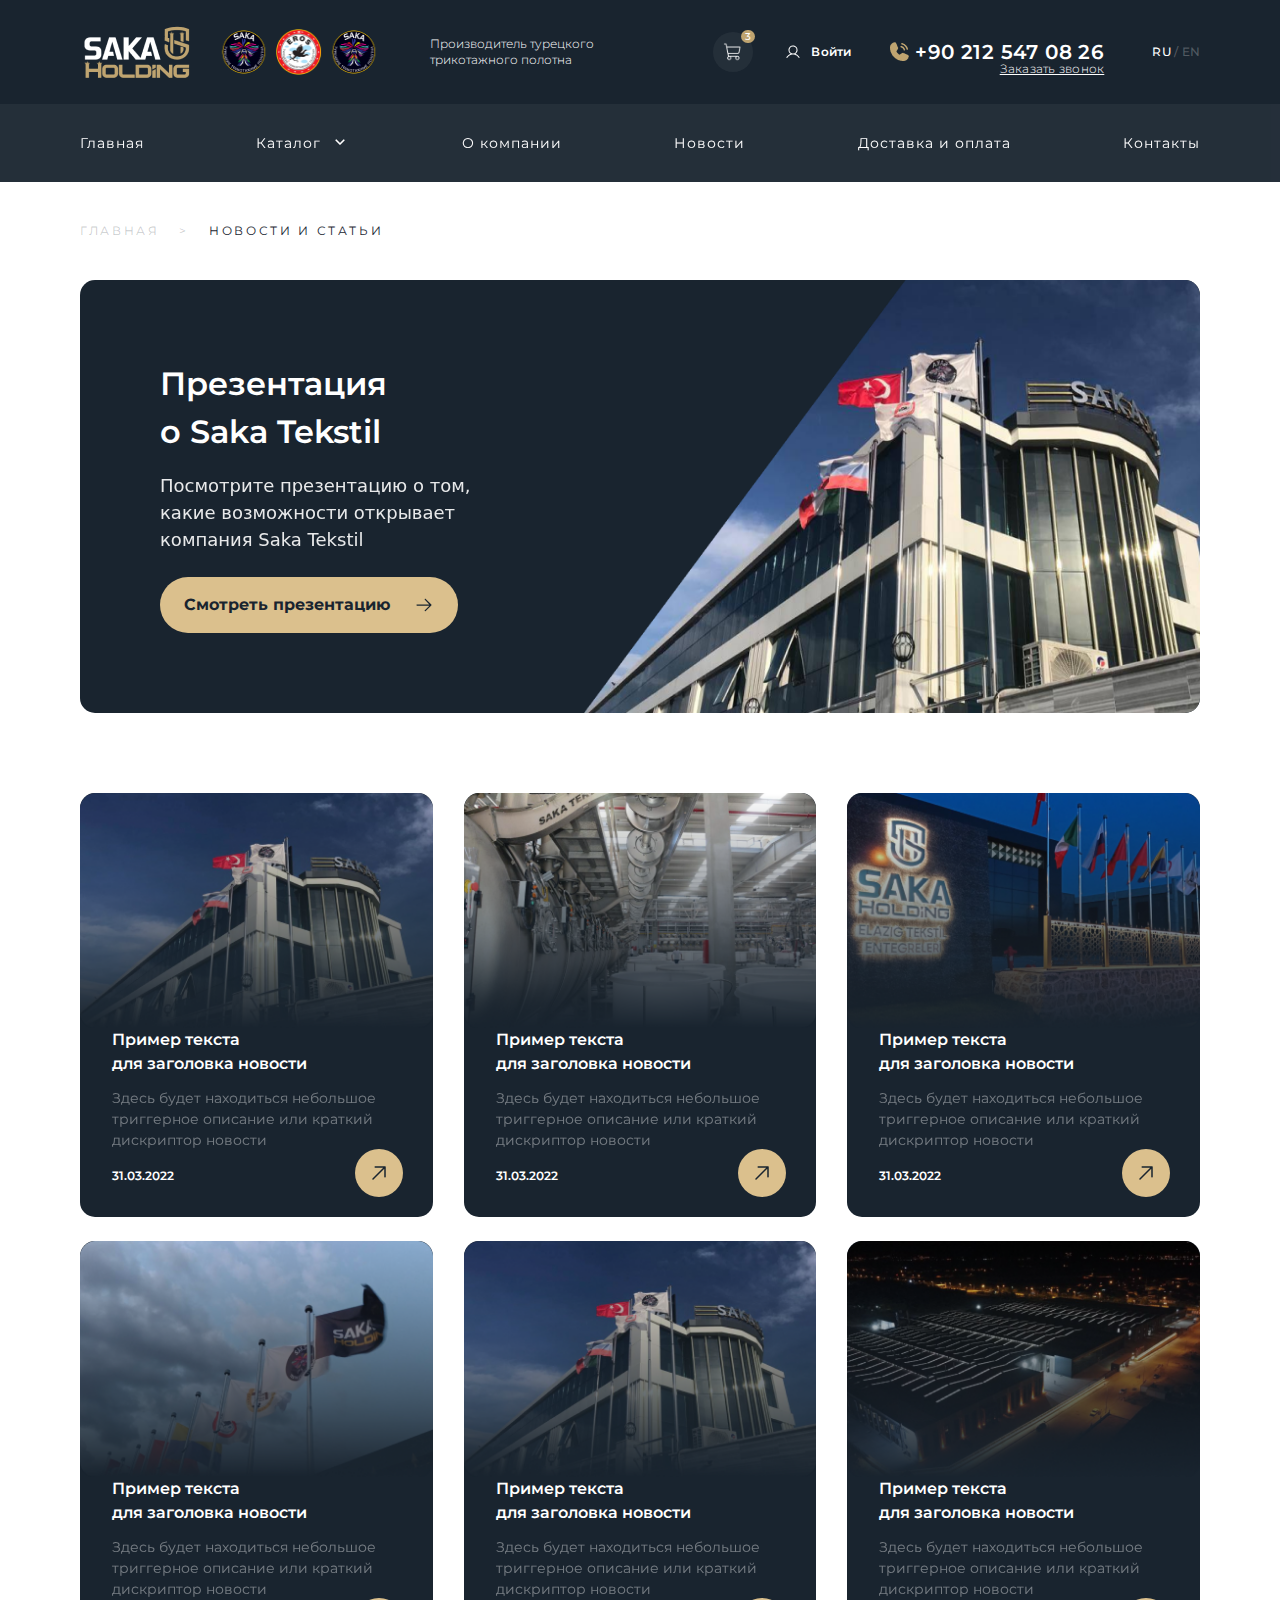
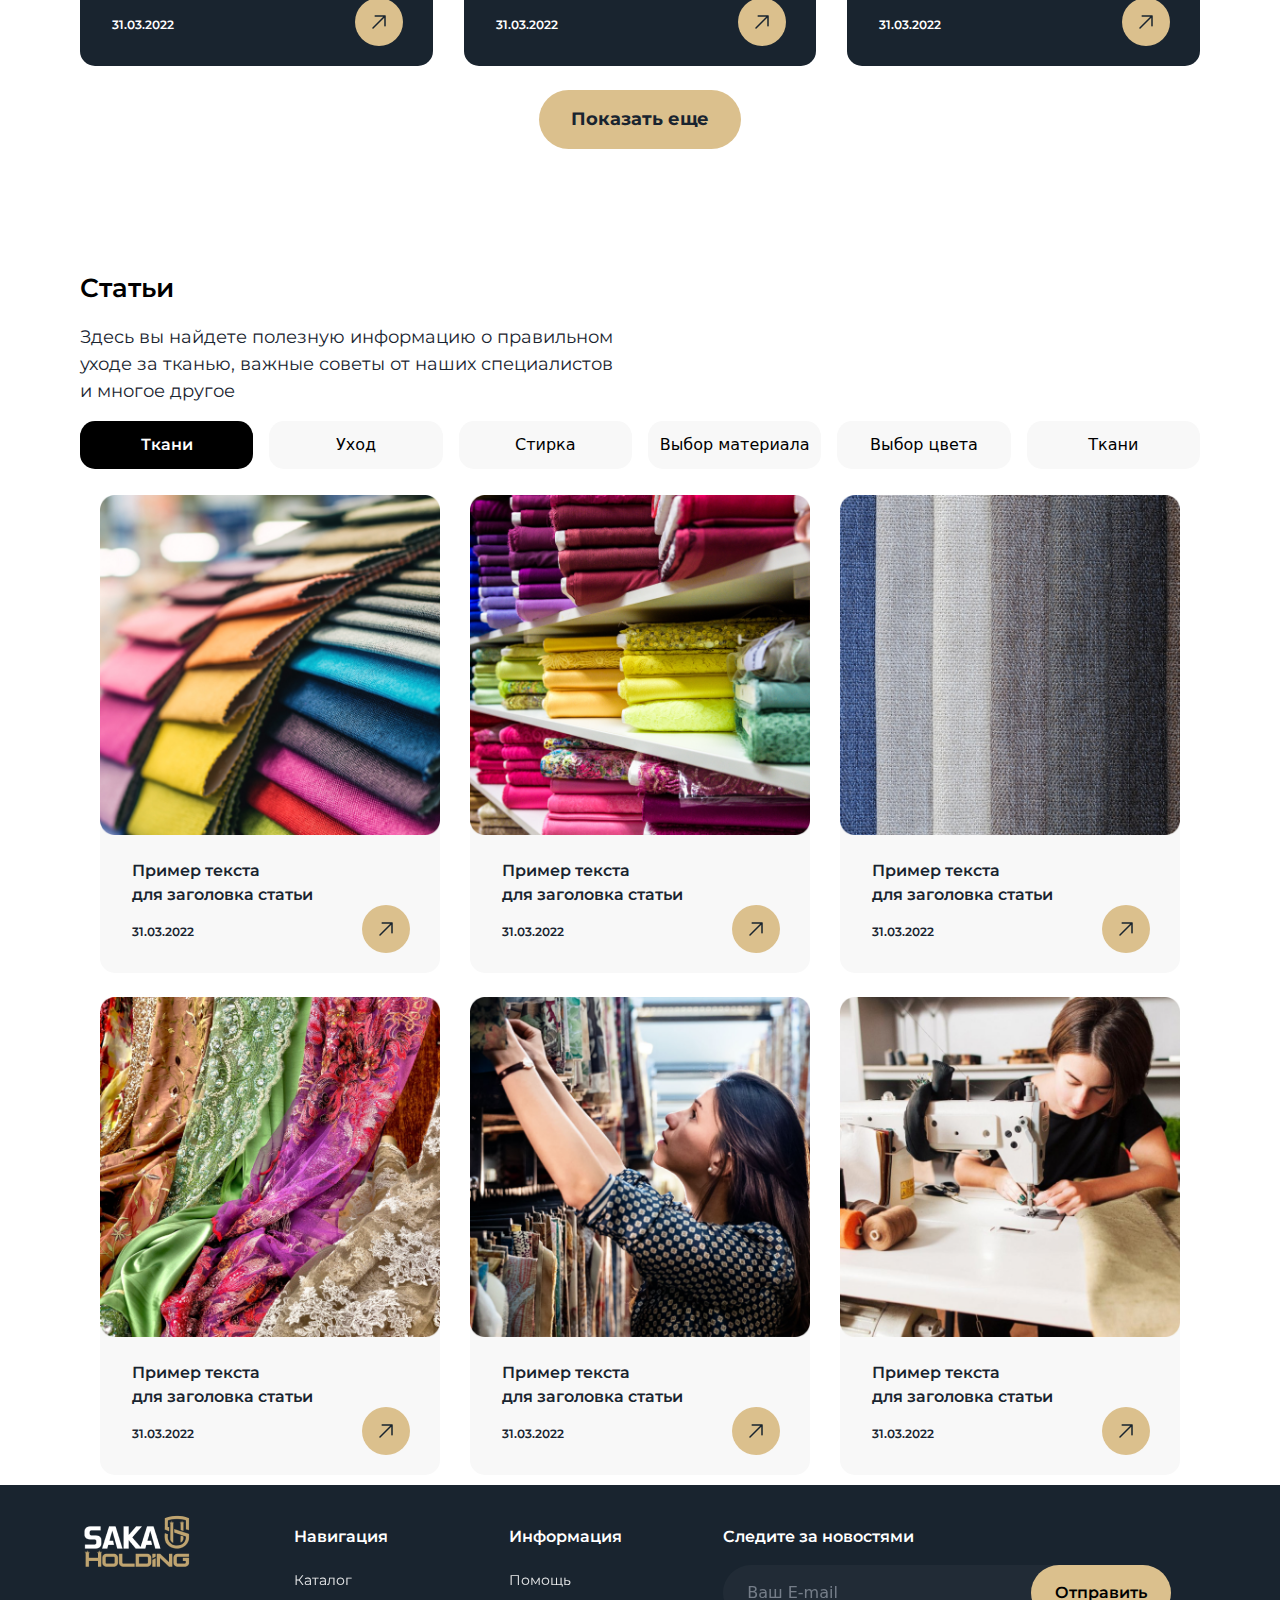
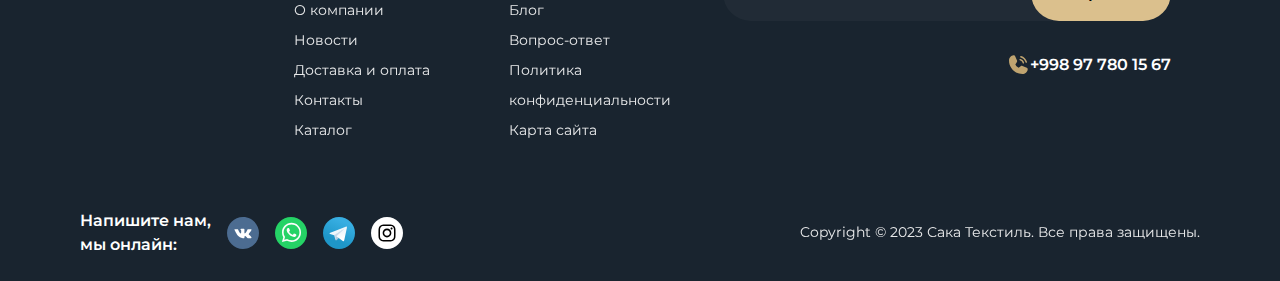
<file: news.html>
<!DOCTYPE html>
<html lang="en">
<head>
    <meta charset="UTF-8">
    <meta http-equiv="X-UA-Compatible" content="IE=edge">
    <meta name="viewport" content="width=device-width, initial-scale=1.0">
    <title>Document</title>
    <link rel="stylesheet" href="./project/css/style.css">
    <link rel="stylesheet" href="./project/plugins/swiper/swiper-bundle.min.css">
    <link rel="stylesheet" href="./project/plugins/icons/remixicon.css">
    <script src="./project/plugins/tailwind/tailwind.js"></script>
    <script src="./project/plugins/tailwind/tailwind.config.js"></script>
</head>
<body>
        
    <div class="wrapper">
      <nav class="relative z-10">
        <div class="bg-currentBlue py-5 ">
        <div class="container">
          <div class="flex justify-between items-center text-white">
            <div class="flex items-center gap-4 sm:gap-5">
                <a href="#" title="Logo" class="w-[70px] h-9 xs:w-[86px] xs:h-[46px] sm:w-[120px] sm:h-[64px] block"><img src="./project/images/Navbar/Saka logo.png" alt="Logo" class="w-full h-full shrink-0"></a>
                <div class="flex gap-[7px] items-center">
                  <a href="#" title="Saka" class="w-[34px] h-[34px] sm:w-[48px] sm:h-[48px] block"><img src="./project/images/Navbar/Saka circle logo (3).png" alt="Saka" class="w-full h-full shrink-0"></a>
                  <a href="#" title="Eros" class="w-[34px] h-[34px] sm:w-[48px] sm:h-[48px] block"><img src="./project/images/Navbar/Saka circle logo (2).png" alt="Eros" class="w-full h-full shrink-0"></a>
                  <a href="#" title="Tor Tex" class="w-[34px] h-[34px] sm:w-[48px] sm:h-[48px] block"><img src="./project/images/Navbar/Saka circle logo (3).png" alt="Tor Tex" class="w-full h-full shrink-0"></a>
                </div>
                <p class="montserrat-light text-xs hidden lg:block max-w-[200px] xl:ml-8 ">Производитель турецкого трикотажного полотна</p>
            </div>
            <div class="items-center hidden lg:flex">
                <a href="#" title="Cart" class="w-10 h-10 rounded-full flex justify-center items-center bg-[#FFFFFF0D] relative cursor-pointer">
                  <img src="./project/images/Navbar/ShoppingCart.png" alt="Shopping Cart" class="w-5 h-5 shrink-0 text-white">
                  <div class="px-1 rounded-full bg-[#BFA470] text-[10px] shrink-0 montserrat-medium leading-13 tracking-[.2px] absolute -top-[2px] -right-[2px]">3</div>
                </a>
                <a href="#" class="flex items-center gap-2.5 mx-7 xl:mr-9 xl:ml-8">
                  <img src="./project/images/Navbar/User.png" alt="User Icon" class="w-4 h-4 shrink-0">
                  <span class="text-xs montserrat-semibold leading-13 tracking-[.24px]">Войти</span>
                </a>
                <div class="relative mr-6 xl:mr-[48px]">
                  <a href="tel:902125470826" class="flex items-center ">
                      <img src="./project/images/Navbar/PhoneCall.png" alt="Phone Call" class="w-6 h-6 shrink-0 mr-1">
                      <span class="text-xl montserrat-semibold leading-13 tracking-[.4px]">+90 212 547 08 26</span>
                  </a>
                  <a href="#" class="text-xs montserrat-light underline leading-13 tracking-[.24px] shrink-0 absolute right-0 -bottom-3">Заказать звонок</a>
                </div>
                <div class="text-xs montserrat-medium leading-13 tracking-[.24px] text-[#ffffff40]">
                  <span class="text-white">RU </span>/
                  <span class="">EN</span>
                </div>
            </div>
            <div title="Menu" class=" w-8 h-8 lg:hidden block cursor-pointer" id="burger-btn"><img src="./project/images/Navbar/Burger nav.png" alt="Menu" class="w-full h-full shrink-0"></div>
          </div>
        </div>
        </div>
        <div class="bg-lightBlue py-6 opacity-95 hidden lg:block ">
          <div class="container">
            <div class="flex justify-between items-center text-white ">
                <a href="./index.html" class="montserrat-normal text-sm leading-13 tracking-[0.98px] opacity-100">Главная</a>
                <div class="flex gap-2.5 items-center">
                  <a href="./catalog.html" class="montserrat-normal text-sm leading-13 tracking-[0.98px] opacity-100">Каталог</a>
                  <button class="" id="nav-dropdown">
                      <i class="ri-arrow-down-s-line text-lg open-dropdown"></i>
                      <i class="ri-arrow-up-s-line text-lg close-dropdown hide-dropdown"></i></button>
                </div>
                <a href="./About-us.html" class="montserrat-normal text-sm leading-13 tracking-[0.98px] opacity-100">О компании</a>
                <a href="./news.html" class="montserrat-normal text-sm leading-13 tracking-[0.98px] opacity-100">Новости</a>
                <a href="./paymet-delivery.html" class="montserrat-normal text-sm leading-13 tracking-[0.98px] opacity-100">Доставка и оплата</a>
                <a href="./contact.html" class="montserrat-normal text-sm leading-13 tracking-[0.98px] opacity-100">Контакты</a>
            </div>
          </div>
        </div>
        <div class="absolute w-[250px] left-[14%] top-[190px] hide-dropdown shadow-3xl z-[5]" id="dropdown-content">
          <div class=" p-4 bg-currentBlue text-white rounded-lg  flex flex-col gap-5 border-4 border-[#091f3299] ">
            <a href="#" class="montserrat-normal text-sm leading-13 tracking-[0.98px] opacity-100">Links</a>
            <a href="#" class="montserrat-normal text-sm leading-13 tracking-[0.98px] opacity-100">Links</a>
            <a href="#" class="montserrat-normal text-sm leading-13 tracking-[0.98px] opacity-100">Links</a>
          </div>
        </div>
        <div class="w-full h-screen fixed top-0 right-0 bg-[#19242fcc] hidden z-10" id="nav-banner"></div>
        <div class="w-full min-[360px]:w-[340px] bg-currentBlue lg:hidden text-white h-screen overflow-y-scroll fixed top-0 right-[-350px] z-20 duration-500" id="nav-menu">
          <div class="p-4 xs:p-6">
            <div class="flex justify-between items-center mb-3.5">
                <a href="./index.html" title="Logo Saka"><img src="./project/images/Navbar/Saka logo.png" alt="Logo Saka" class="w-[120px] h-[64px] shrink-0 object-contain"></a>
                <button class="text-white text-3xl xs:text-4xl sm:text-5xl" id="close-btn"><i class="ri-close-line"></i></button>
            </div>
            <div class="flex items-center gap-1 mb-3.5">
                <a href="#"><img src="./project/images/Navbar/Saka circle logo (3).png" alt="Saka Logo" class="w-[28px] h-[28px] shrink-0 object-contain"></a>
                <a href="#"><img src="./project/images/Navbar/Saka circle logo (2).png" alt="Eros Logo" class="w-[28px] h-[28px] shrink-0 object-contain"></a>
                <a href="#"><img src="./project/images/Navbar/Saka circle logo (1).png" alt="Tor Tex Logo" class="w-[28px] h-[28px] shrink-0 object-contain"></a>
            </div>
            <div class="flex justify-between items-end mb-[66px]">
                <p class="montserrat-light leading-13 text-[10px] tracking-[0.2px] max-w-[150px]">Производитель турецкого трикотажного полотна</p>
                <div class="text-xs montserrat-medium leading-13 tracking-[.24px] text-[#ffffff40]">
                  <span class="text-white">RU </span>/
                  <span class="">EN</span>
                </div>
            </div>
            <ul class="flex flex-col gap-[28px] mb-[50px]">
                <li>
                  <a href="./index.html" class="montserrat-normal leading-13 tracking-[1.12px]">Главная</a>
                </li>
                <li class="">
                  <div class="flex items-center gap-1.5">
                      <a href="./catalog.html" class="montserrat-normal leading-13 tracking-[1.12px]">Каталог</a>
                      <button class="flex" id="accordion-btn">
                        <i class="ri-arrow-down-s-line text-xl" id="open-accordion"></i>
                        <i class="ri-arrow-up-s-line text-xl hide-dropdown" id="close-accordion"></i>
                      </button>
                  </div>
                  <div class="flex flex-col h-0 overflow-hidden duration-500 gap-2 mx-4" id="accordion-content">
                      <a href="#" class="montserrat-normal text-sm leading-13 tracking-[0.98px] opacity-100">Links</a>
                      <a href="#" class="montserrat-normal text-sm leading-13 tracking-[0.98px] opacity-100">Links</a>
                      <a href="#" class="montserrat-normal text-sm leading-13 tracking-[0.98px] opacity-100">Links</a>
                  </div>
                </li>
                <li>
                  <a href="./About-us.html" class="montserrat-normal leading-13 tracking-[1.12px]">О компании</a>
                </li>
                <li>
                  <a href="./news.html" class="montserrat-normal leading-13 tracking-[1.12px]">Новости</a>
                </li>
                <li>
                  <a href="./paymet-delivery.html" class="montserrat-normal leading-13 tracking-[1.12px]">Доставка и оплата</a>
                </li>
                <li>
                  <a href="./contact.html" class="montserrat-normal leading-13 tracking-[1.12px]">Контакты</a>
                </li>
            </ul>
            <div>
                <a href="tel:+90 212 547 08 26" class="mb-1 flex items-center">
                  <img src="./project/images/Navbar/PhoneCall.png" alt="PhoneCall Icon" class="w-6 h-6 shrink-0 mr-1">
                  <span class="text-xl montserrat-semibold leading-13 tracking-[.4px]">+90 212 547 08 26</span>
                </a>
                <a href="#" class="montserrat-light text-xs underline leading-13 tracking-[.24px] mt-[-2px] block">Заказать звонок</a>
            </div>
            <div class="flex items-center gap-8 mt-6">
                <a href="#" title="Cart" class="w-10 h-10 rounded-full flex justify-center items-center bg-[#FFFFFF0D] relative">
                  <img src="./project/images/Navbar/ShoppingCart.png" alt="Shopping Cart" class="w-5 h-5 shrink-0 text-white">
                  <div class="px-1 rounded-full bg-[#BFA470] text-[10px] shrink-0 montserrat-medium leading-13 tracking-[.2px] absolute -top-[2px] -right-[2px]">3</div>
                </a>
                <a href="#" class="flex items-center gap-2.5 ">
                  <img src="./project/images/Navbar/User.png" alt="User Icon" class="w-4 h-4 shrink-0">
                  <span class="text-xs montserrat-semibold leading-13 tracking-[.24px]">Войти</span>
                </a>
            </div>
          </div>
          <div class="bg-gold py-3 px-8 montserrat-bold text-currentBlue text-sm leading-13 tracking-[.98px]">АКЦИИ</div>
          <div class="px-6 xs:px-8 py-[30px] flex flex-col gap-[18px]">
            <a href="#" class="flex items-center gap-2.5">
                <img src="./project/images/Navbar/cloth Icon (1).png" alt="Cloth" class="w-6 h-6 shrink-0">
                <span class="text-[10px] montserrat-semibold leading-13 tracking-[.7px]">Кулинарная гладь</span>
            </a>
            <a href="#" class="flex items-center gap-2.5">
                <img src="./project/images/Navbar/cloth Icon (2).png" alt="Cloth" class="w-6 h-6 shrink-0">
                <span class="text-[10px] montserrat-semibold leading-13 tracking-[.7px]">Футер</span>
            </a>
            <a href="#" class="flex items-center gap-2.5">
                <img src="./project/images/Navbar/cloth Icon (9).png" alt="Cloth" class="w-6 h-6 shrink-0">
                <span class="text-[10px] montserrat-semibold leading-13 tracking-[.7px]">Кашкорсе, рибана</span>
            </a>
            <a href="#" class="flex items-center gap-2.5">
                <img src="./project/images/Navbar/cloth Icon (3).png" alt="Cloth" class="w-6 h-6 shrink-0">
                <span class="text-[10px] montserrat-semibold leading-13 tracking-[.7px]">Пике</span>
            </a>
            <a href="#" class="flex items-center gap-2.5">
                <img src="./project/images/Navbar/cloth Icon (4).png" alt="Cloth" class="w-6 h-6 shrink-0">
                <span class="text-[10px] montserrat-semibold leading-13 tracking-[.7px]">Интерлок</span>
            </a>
            <a href="#" class="flex items-center gap-2.5">
                <img src="./project/images/Navbar/cloth Icon (5).png" alt="Cloth" class="w-6 h-6 shrink-0">
                <span class="text-[10px] montserrat-semibold leading-13 tracking-[.7px]">Капитоний</span>
            </a>
            <a href="#" class="flex items-center gap-2.5">
                <img src="./project/images/Navbar/cloth Icon (6).png" alt="Cloth" class="w-6 h-6 shrink-0">
                <span class="text-[10px] montserrat-semibold leading-13 tracking-[.7px]">Селаник</span>
            </a>
            <a href="#" class="flex items-center gap-2.5">
                <img src="./project/images/Navbar/cloth Icon (7).png" alt="Cloth" class="w-6 h-6 shrink-0">
                <span class="text-[10px] montserrat-semibold leading-13 tracking-[.7px]">Велюр</span>
            </a>
            <a href="#" class="flex items-center gap-2.5">
                <img src="./project/images/Navbar/cloth Icon (8).png" alt="Cloth" class="w-6 h-6 shrink-0">
                <span class="text-[10px] montserrat-semibold leading-13 tracking-[.7px]">Вискоза</span>
            </a>
          </div>
        </div>
      </nav>
      <div class="container pt-10">
        <div class="Breadcrumb montserrat-normal leading-[151.4%] tracking-[2.64px] text-xs uppercase flex flex-wrap gap-x-5 gap-y-1 text-[#18272e40]">
          <a href="./index.html">ГЛАВНАЯ</a>
          <span>></span>
          <a href="./news.html" class="text-currentBlue">НОВОСТИ И СТАТЬИ</a>
       </div>
      </div>
      <header class="pt-10">
        <div class="container">
          <div class="bg-currentBlue overflow-hidden relative rounded-[15px] h-[430px] xs:h-[630px] lg:h-full p-8 xs:p-10 sm:p-12 lg:p-20 ">
            <div class="relative z-[10]">
              <p class="text-white text-[32px] montserrat-semibold w-[230px]">
                Презентация 
                о Saka Tekstil</p>
                <p class="w-full xs:w-[350px] text-white text-[18px] opacity-[0.9] my-4">Посмотрите презентацию о том, какие возможности открывает компания Saka Tekstil</p>
                
                  <button class="py-4 px-3 sm:px-6 rounded-full gap-2 sm:gap-6  mt-6 items-center text-[14px] sm:text-[16px] bg-gold flex justify-between  text-currentBlue montserrat-bold">
                      <p>Смотреть презентацию</p>
                      <div>
                        <svg xmlns="http://www.w3.org/2000/svg" width="20" height="20" viewBox="0 0 24 24" fill="none">
                          <path d="M12.9696 19.2803C12.829 19.1397 12.75 18.9489 12.75 18.75C12.75 18.5511 12.829 18.3604 12.9696 18.2197L18.4394 12.75H3.75C3.55109 12.75 3.36032 12.671 3.21967 12.5303C3.07902 12.3897 3 12.1989 3 12C3 11.8011 3.07902 11.6103 3.21967 11.4697C3.36032 11.329 3.55109 11.25 3.75 11.25H18.4394L12.9696 5.78034C12.9 5.71069 12.8447 5.628 12.8071 5.53701C12.7694 5.44601 12.75 5.34848 12.75 5.24998C12.75 5.15149 12.7694 5.05396 12.8071 4.96297C12.8448 4.87197 12.9 4.78929 12.9697 4.71965C13.0393 4.65001 13.122 4.59477 13.213 4.55708C13.304 4.51939 13.4015 4.5 13.5 4.5C13.5985 4.5 13.6961 4.51941 13.787 4.5571C13.878 4.5948 13.9607 4.65005 14.0304 4.7197L20.7804 11.4697C20.7828 11.4721 20.7848 11.4748 20.7872 11.4773C20.802 11.4925 20.8164 11.5081 20.8299 11.5245C20.8374 11.5336 20.844 11.5434 20.851 11.5528C20.8586 11.5629 20.8665 11.5729 20.8736 11.5835C20.8809 11.5944 20.8873 11.6057 20.8939 11.617C20.8998 11.6268 20.9059 11.6363 20.9114 11.6464C20.9174 11.6577 20.9225 11.6693 20.9279 11.6808C20.933 11.6915 20.9383 11.7021 20.9429 11.713C20.9475 11.7241 20.9512 11.7354 20.9552 11.7467C20.9594 11.7585 20.964 11.7702 20.9676 11.7823C20.971 11.7935 20.9735 11.8049 20.9764 11.8163C20.9795 11.8286 20.983 11.8409 20.9855 11.8535C20.9881 11.8666 20.9896 11.8798 20.9915 11.8929C20.9931 11.904 20.9952 11.9148 20.9963 11.926C20.9987 11.9506 21 11.9753 21 12C21 12.0247 20.9987 12.0494 20.9963 12.074C20.9952 12.0852 20.9931 12.0961 20.9915 12.1071C20.9896 12.1203 20.9881 12.1335 20.9855 12.1465C20.983 12.1591 20.9795 12.1714 20.9764 12.1838C20.9735 12.1951 20.971 12.2065 20.9676 12.2177C20.964 12.2298 20.9594 12.2415 20.9552 12.2533C20.9512 12.2646 20.9475 12.276 20.9429 12.287C20.9383 12.298 20.933 12.3085 20.9279 12.3192C20.9225 12.3307 20.9174 12.3423 20.9114 12.3536C20.9059 12.3637 20.8998 12.3733 20.8939 12.3831C20.8873 12.3943 20.8809 12.4056 20.8736 12.4165C20.8665 12.4271 20.8586 12.4371 20.851 12.4473C20.844 12.4567 20.8374 12.4664 20.8299 12.4755C20.8162 12.4923 20.8016 12.5081 20.7865 12.5236C20.7843 12.5258 20.7825 12.5282 20.7804 12.5303L14.0304 19.2803C13.9607 19.35 13.878 19.4052 13.787 19.4429C13.696 19.4806 13.5985 19.5 13.5 19.5C13.4015 19.5 13.304 19.4806 13.213 19.4429C13.122 19.4052 13.0393 19.35 12.9696 19.2803Z" fill="#19242F"/>
                          </svg>    
                      </div>
                  </button>
            </div>
                <div class="hidden lg:block">
                  <img class="absolute w-[68%] xl:w-[55%] h-full end-0 bottom-0" src="./project/images/article-page-header.png" alt="">
                </div>
                <div class="hidden xs:block lg:hidden">
                  <img class="absolute bottom-0 w-full" src="./project/images/article-page-header-2.png" alt="">
                </div>
                <div class="xs:hidden">
                  <img class="absolute bottom-0 h-[50%] w-full" src="./project/images/article-page-header-3.png" alt="">
                </div>
          </div>
        </div>
      </header>

        <section class="py-20">
            <div class="container">
            <div class="flex justify-between flex-wrap w-full gap-3 md:gap-6 items-center">
                <div class="relative bg-currentBlue h-full w-full xs:w-[48%] lg:w-[31.5%]  rounded-[15px] ">
                <a href="#" class="absolute bottom-[20px] end-[30px] bg-gold rounded-full p-3">
                    <svg xmlns="http://www.w3.org/2000/svg" width="24" height="24" viewBox="0 0 24 24" fill="none">
                <path d="M18.7499 5.99794C18.7498 5.97395 18.7486 5.94999 18.7463 5.92607C18.7452 5.91476 18.7431 5.90378 18.7415 5.89261C18.7396 5.87951 18.7381 5.86642 18.7355 5.85347C18.733 5.84079 18.7295 5.82852 18.7263 5.81607C18.7235 5.80481 18.721 5.7935 18.7176 5.78233C18.7139 5.77011 18.7094 5.75834 18.7051 5.7464C18.7011 5.73523 18.6975 5.72401 18.6929 5.71302C18.6883 5.70199 18.6829 5.69146 18.6779 5.6807C18.6725 5.66921 18.6674 5.65763 18.6613 5.64642C18.6559 5.6363 18.6498 5.62673 18.6439 5.61689C18.6373 5.60572 18.6309 5.59436 18.6236 5.58347C18.6165 5.57285 18.6086 5.56282 18.6009 5.55262C18.5939 5.54323 18.5874 5.53362 18.5799 5.52446C18.5659 5.50748 18.5511 5.49123 18.5357 5.47553C18.5338 5.4736 18.5322 5.47154 18.5303 5.46962C18.5282 5.46751 18.5258 5.46573 18.5237 5.46362C18.5082 5.44851 18.4922 5.43382 18.4755 5.42004C18.4665 5.41267 18.457 5.40622 18.4477 5.3993C18.4374 5.39157 18.4272 5.38355 18.4165 5.37632C18.4058 5.36918 18.3947 5.363 18.3838 5.35646C18.3737 5.35041 18.3638 5.3441 18.3535 5.33856C18.3426 5.33275 18.3314 5.32785 18.3203 5.32258C18.3092 5.31732 18.2982 5.31178 18.2868 5.30702C18.2763 5.30272 18.2657 5.29924 18.255 5.29544C18.2425 5.29091 18.2302 5.2861 18.2174 5.28225C18.2072 5.27914 18.1968 5.27694 18.1864 5.27429C18.173 5.27085 18.1598 5.26714 18.1461 5.26444C18.1348 5.2622 18.1233 5.26092 18.1119 5.25922C18.0991 5.2573 18.0865 5.25497 18.0735 5.25368C18.0546 5.25185 18.0356 5.25121 18.0166 5.2508C18.011 5.25073 18.0056 5.25 18 5.25H8.25002C8.0511 5.25 7.86034 5.32902 7.71969 5.46967C7.57904 5.61032 7.50002 5.80109 7.50002 6C7.50002 6.19891 7.57904 6.38968 7.71969 6.53033C7.86034 6.67098 8.0511 6.75 8.25002 6.75H16.1893L5.4697 17.4696C5.32904 17.6103 5.25001 17.8011 5.25 18C5.24999 18.1989 5.329 18.3897 5.46965 18.5303C5.6103 18.671 5.80107 18.75 5.99998 18.75C6.1989 18.75 6.38967 18.671 6.53034 18.5304L17.25 7.81069V15.75C17.25 15.9489 17.329 16.1397 17.4697 16.2803C17.6103 16.421 17.8011 16.5 18 16.5C18.1989 16.5 18.3897 16.421 18.5303 16.2803C18.671 16.1397 18.75 15.9489 18.75 15.75V6L18.7499 5.99794Z" fill="#19242F"/>
                </svg>
                </a>
                <img class="w-full" src="./project/images/index-section-2-1.png" alt="" />
                <div class="pb-4 md:pb-6 px-4 md:px-6 lg:px-8 lg:pb-8">
                    <p class="montserrat-semibold text-currentBlue text-[20px] xs:text-[15px] md:text-[16px]   text-white  ">
                    Пример текста <br> для заголовка новости
                    </p>
                    <p class="montserrat-normal mt-3 tracking-[151.4%] text-white opacity-[0.4] text-[14px] font-light">Здесь будет находиться небольшое триггерное описание или краткий дискриптор новости</p>
                    <p class="text-white text-[12px] montserrat-semibold mt-4">31.03.2022</p>
                </div>
                </div>
                <div class="relative bg-currentBlue h-full w-full xs:w-[48%] lg:w-[31.5%]  rounded-[15px] ">
                <a href="#" class="absolute bottom-[20px] end-[30px] bg-gold rounded-full p-3">
                    <svg xmlns="http://www.w3.org/2000/svg" width="24" height="24" viewBox="0 0 24 24" fill="none">
                    <path d="M18.7499 5.99794C18.7498 5.97395 18.7486 5.94999 18.7463 5.92607C18.7452 5.91476 18.7431 5.90378 18.7415 5.89261C18.7396 5.87951 18.7381 5.86642 18.7355 5.85347C18.733 5.84079 18.7295 5.82852 18.7263 5.81607C18.7235 5.80481 18.721 5.7935 18.7176 5.78233C18.7139 5.77011 18.7094 5.75834 18.7051 5.7464C18.7011 5.73523 18.6975 5.72401 18.6929 5.71302C18.6883 5.70199 18.6829 5.69146 18.6779 5.6807C18.6725 5.66921 18.6674 5.65763 18.6613 5.64642C18.6559 5.6363 18.6498 5.62673 18.6439 5.61689C18.6373 5.60572 18.6309 5.59436 18.6236 5.58347C18.6165 5.57285 18.6086 5.56282 18.6009 5.55262C18.5939 5.54323 18.5874 5.53362 18.5799 5.52446C18.5659 5.50748 18.5511 5.49123 18.5357 5.47553C18.5338 5.4736 18.5322 5.47154 18.5303 5.46962C18.5282 5.46751 18.5258 5.46573 18.5237 5.46362C18.5082 5.44851 18.4922 5.43382 18.4755 5.42004C18.4665 5.41267 18.457 5.40622 18.4477 5.3993C18.4374 5.39157 18.4272 5.38355 18.4165 5.37632C18.4058 5.36918 18.3947 5.363 18.3838 5.35646C18.3737 5.35041 18.3638 5.3441 18.3535 5.33856C18.3426 5.33275 18.3314 5.32785 18.3203 5.32258C18.3092 5.31732 18.2982 5.31178 18.2868 5.30702C18.2763 5.30272 18.2657 5.29924 18.255 5.29544C18.2425 5.29091 18.2302 5.2861 18.2174 5.28225C18.2072 5.27914 18.1968 5.27694 18.1864 5.27429C18.173 5.27085 18.1598 5.26714 18.1461 5.26444C18.1348 5.2622 18.1233 5.26092 18.1119 5.25922C18.0991 5.2573 18.0865 5.25497 18.0735 5.25368C18.0546 5.25185 18.0356 5.25121 18.0166 5.2508C18.011 5.25073 18.0056 5.25 18 5.25H8.25002C8.0511 5.25 7.86034 5.32902 7.71969 5.46967C7.57904 5.61032 7.50002 5.80109 7.50002 6C7.50002 6.19891 7.57904 6.38968 7.71969 6.53033C7.86034 6.67098 8.0511 6.75 8.25002 6.75H16.1893L5.4697 17.4696C5.32904 17.6103 5.25001 17.8011 5.25 18C5.24999 18.1989 5.329 18.3897 5.46965 18.5303C5.6103 18.671 5.80107 18.75 5.99998 18.75C6.1989 18.75 6.38967 18.671 6.53034 18.5304L17.25 7.81069V15.75C17.25 15.9489 17.329 16.1397 17.4697 16.2803C17.6103 16.421 17.8011 16.5 18 16.5C18.1989 16.5 18.3897 16.421 18.5303 16.2803C18.671 16.1397 18.75 15.9489 18.75 15.75V6L18.7499 5.99794Z" fill="#19242F"/>
                    </svg>
                </a>
                <img class="w-full" src="./project/images/index-section-2-2.png" alt="" />
                <div class="pb-4 md:pb-6 px-4 md:px-6 lg:px-8 lg:pb-8">
                    <p class="montserrat-semibold text-currentBlue text-[20px] xs:text-[15px] md:text-[16px]   text-white  ">
                    Пример текста <br> для заголовка новости
                    </p>
                    <p class="montserrat-normal mt-3 tracking-[151.4%] text-white opacity-[0.4] text-[14px] font-light">Здесь будет находиться небольшое триггерное описание или краткий дискриптор новости</p>
                    <p class="text-white text-[12px] montserrat-semibold mt-4">31.03.2022</p>
                </div>
                </div>
                <div class="relative bg-currentBlue h-full w-full xs:w-[46%] lg:w-[31.5%] sm:w-[31%]  rounded-[15px] hidden lg:block">
                <a href="#" class="absolute bottom-[20px] end-[30px] bg-gold rounded-full p-3">
                    <svg xmlns="http://www.w3.org/2000/svg" width="24" height="24" viewBox="0 0 24 24" fill="none">
                    <path d="M18.7499 5.99794C18.7498 5.97395 18.7486 5.94999 18.7463 5.92607C18.7452 5.91476 18.7431 5.90378 18.7415 5.89261C18.7396 5.87951 18.7381 5.86642 18.7355 5.85347C18.733 5.84079 18.7295 5.82852 18.7263 5.81607C18.7235 5.80481 18.721 5.7935 18.7176 5.78233C18.7139 5.77011 18.7094 5.75834 18.7051 5.7464C18.7011 5.73523 18.6975 5.72401 18.6929 5.71302C18.6883 5.70199 18.6829 5.69146 18.6779 5.6807C18.6725 5.66921 18.6674 5.65763 18.6613 5.64642C18.6559 5.6363 18.6498 5.62673 18.6439 5.61689C18.6373 5.60572 18.6309 5.59436 18.6236 5.58347C18.6165 5.57285 18.6086 5.56282 18.6009 5.55262C18.5939 5.54323 18.5874 5.53362 18.5799 5.52446C18.5659 5.50748 18.5511 5.49123 18.5357 5.47553C18.5338 5.4736 18.5322 5.47154 18.5303 5.46962C18.5282 5.46751 18.5258 5.46573 18.5237 5.46362C18.5082 5.44851 18.4922 5.43382 18.4755 5.42004C18.4665 5.41267 18.457 5.40622 18.4477 5.3993C18.4374 5.39157 18.4272 5.38355 18.4165 5.37632C18.4058 5.36918 18.3947 5.363 18.3838 5.35646C18.3737 5.35041 18.3638 5.3441 18.3535 5.33856C18.3426 5.33275 18.3314 5.32785 18.3203 5.32258C18.3092 5.31732 18.2982 5.31178 18.2868 5.30702C18.2763 5.30272 18.2657 5.29924 18.255 5.29544C18.2425 5.29091 18.2302 5.2861 18.2174 5.28225C18.2072 5.27914 18.1968 5.27694 18.1864 5.27429C18.173 5.27085 18.1598 5.26714 18.1461 5.26444C18.1348 5.2622 18.1233 5.26092 18.1119 5.25922C18.0991 5.2573 18.0865 5.25497 18.0735 5.25368C18.0546 5.25185 18.0356 5.25121 18.0166 5.2508C18.011 5.25073 18.0056 5.25 18 5.25H8.25002C8.0511 5.25 7.86034 5.32902 7.71969 5.46967C7.57904 5.61032 7.50002 5.80109 7.50002 6C7.50002 6.19891 7.57904 6.38968 7.71969 6.53033C7.86034 6.67098 8.0511 6.75 8.25002 6.75H16.1893L5.4697 17.4696C5.32904 17.6103 5.25001 17.8011 5.25 18C5.24999 18.1989 5.329 18.3897 5.46965 18.5303C5.6103 18.671 5.80107 18.75 5.99998 18.75C6.1989 18.75 6.38967 18.671 6.53034 18.5304L17.25 7.81069V15.75C17.25 15.9489 17.329 16.1397 17.4697 16.2803C17.6103 16.421 17.8011 16.5 18 16.5C18.1989 16.5 18.3897 16.421 18.5303 16.2803C18.671 16.1397 18.75 15.9489 18.75 15.75V6L18.7499 5.99794Z" fill="#19242F"/>
                    </svg>
                </a>
                <img class="w-full" src="./project/images/index-section-2-3.png" alt="" />
                <div class="pb-4 md:pb-6 px-4 md:px-6 lg:px-8 lg:pb-8">
                    <p class="montserrat-semibold text-currentBlue text-[20px] xs:text-[15px] md:text-[16px]   text-white  ">
                    Пример текста <br> для заголовка новости
                    </p>
                    <p class="montserrat-normal mt-3 tracking-[151.4%] text-white opacity-[0.4] text-[14px] font-light">Здесь будет находиться небольшое триггерное описание или краткий дискриптор новости</p>
                    <p class="text-white text-[12px] montserrat-semibold mt-4">31.03.2022</p>
                </div>
                </div>
                <div class="relative bg-currentBlue h-full w-full xs:w-[46%] lg:w-[31.5%] sm:w-[31%]  rounded-[15px] hidden lg:block">
                <a href="#" class="absolute bottom-[20px] end-[30px] bg-gold rounded-full p-3">
                    <svg xmlns="http://www.w3.org/2000/svg" width="24" height="24" viewBox="0 0 24 24" fill="none">
                    <path d="M18.7499 5.99794C18.7498 5.97395 18.7486 5.94999 18.7463 5.92607C18.7452 5.91476 18.7431 5.90378 18.7415 5.89261C18.7396 5.87951 18.7381 5.86642 18.7355 5.85347C18.733 5.84079 18.7295 5.82852 18.7263 5.81607C18.7235 5.80481 18.721 5.7935 18.7176 5.78233C18.7139 5.77011 18.7094 5.75834 18.7051 5.7464C18.7011 5.73523 18.6975 5.72401 18.6929 5.71302C18.6883 5.70199 18.6829 5.69146 18.6779 5.6807C18.6725 5.66921 18.6674 5.65763 18.6613 5.64642C18.6559 5.6363 18.6498 5.62673 18.6439 5.61689C18.6373 5.60572 18.6309 5.59436 18.6236 5.58347C18.6165 5.57285 18.6086 5.56282 18.6009 5.55262C18.5939 5.54323 18.5874 5.53362 18.5799 5.52446C18.5659 5.50748 18.5511 5.49123 18.5357 5.47553C18.5338 5.4736 18.5322 5.47154 18.5303 5.46962C18.5282 5.46751 18.5258 5.46573 18.5237 5.46362C18.5082 5.44851 18.4922 5.43382 18.4755 5.42004C18.4665 5.41267 18.457 5.40622 18.4477 5.3993C18.4374 5.39157 18.4272 5.38355 18.4165 5.37632C18.4058 5.36918 18.3947 5.363 18.3838 5.35646C18.3737 5.35041 18.3638 5.3441 18.3535 5.33856C18.3426 5.33275 18.3314 5.32785 18.3203 5.32258C18.3092 5.31732 18.2982 5.31178 18.2868 5.30702C18.2763 5.30272 18.2657 5.29924 18.255 5.29544C18.2425 5.29091 18.2302 5.2861 18.2174 5.28225C18.2072 5.27914 18.1968 5.27694 18.1864 5.27429C18.173 5.27085 18.1598 5.26714 18.1461 5.26444C18.1348 5.2622 18.1233 5.26092 18.1119 5.25922C18.0991 5.2573 18.0865 5.25497 18.0735 5.25368C18.0546 5.25185 18.0356 5.25121 18.0166 5.2508C18.011 5.25073 18.0056 5.25 18 5.25H8.25002C8.0511 5.25 7.86034 5.32902 7.71969 5.46967C7.57904 5.61032 7.50002 5.80109 7.50002 6C7.50002 6.19891 7.57904 6.38968 7.71969 6.53033C7.86034 6.67098 8.0511 6.75 8.25002 6.75H16.1893L5.4697 17.4696C5.32904 17.6103 5.25001 17.8011 5.25 18C5.24999 18.1989 5.329 18.3897 5.46965 18.5303C5.6103 18.671 5.80107 18.75 5.99998 18.75C6.1989 18.75 6.38967 18.671 6.53034 18.5304L17.25 7.81069V15.75C17.25 15.9489 17.329 16.1397 17.4697 16.2803C17.6103 16.421 17.8011 16.5 18 16.5C18.1989 16.5 18.3897 16.421 18.5303 16.2803C18.671 16.1397 18.75 15.9489 18.75 15.75V6L18.7499 5.99794Z" fill="#19242F"/>
                    </svg>
                </a>
                <img class="w-full" src="./project/images/index-section-2-4.png" alt="" />
                <div class="pb-4 md:pb-6 px-4 md:px-6 lg:px-8 lg:pb-8">
                    <p class="montserrat-semibold text-currentBlue text-[20px] xs:text-[15px] md:text-[16px]   text-white  ">
                    Пример текста <br> для заголовка новости
                    </p>
                    <p class="montserrat-normal mt-3 tracking-[151.4%] text-white opacity-[0.4] text-[14px] font-light">Здесь будет находиться небольшое триггерное описание или краткий дискриптор новости</p>
                    <p class="text-white text-[12px] montserrat-semibold mt-4">31.03.2022</p>
                </div>
                </div>
                <div class="relative bg-currentBlue h-full w-full xs:w-[46%] lg:w-[31.5%] sm:w-[31%]  rounded-[15px] hidden lg:block">
                <a href="#" class="absolute bottom-[20px] end-[30px] bg-gold rounded-full p-3">
                    <svg xmlns="http://www.w3.org/2000/svg" width="24" height="24" viewBox="0 0 24 24" fill="none">
                    <path d="M18.7499 5.99794C18.7498 5.97395 18.7486 5.94999 18.7463 5.92607C18.7452 5.91476 18.7431 5.90378 18.7415 5.89261C18.7396 5.87951 18.7381 5.86642 18.7355 5.85347C18.733 5.84079 18.7295 5.82852 18.7263 5.81607C18.7235 5.80481 18.721 5.7935 18.7176 5.78233C18.7139 5.77011 18.7094 5.75834 18.7051 5.7464C18.7011 5.73523 18.6975 5.72401 18.6929 5.71302C18.6883 5.70199 18.6829 5.69146 18.6779 5.6807C18.6725 5.66921 18.6674 5.65763 18.6613 5.64642C18.6559 5.6363 18.6498 5.62673 18.6439 5.61689C18.6373 5.60572 18.6309 5.59436 18.6236 5.58347C18.6165 5.57285 18.6086 5.56282 18.6009 5.55262C18.5939 5.54323 18.5874 5.53362 18.5799 5.52446C18.5659 5.50748 18.5511 5.49123 18.5357 5.47553C18.5338 5.4736 18.5322 5.47154 18.5303 5.46962C18.5282 5.46751 18.5258 5.46573 18.5237 5.46362C18.5082 5.44851 18.4922 5.43382 18.4755 5.42004C18.4665 5.41267 18.457 5.40622 18.4477 5.3993C18.4374 5.39157 18.4272 5.38355 18.4165 5.37632C18.4058 5.36918 18.3947 5.363 18.3838 5.35646C18.3737 5.35041 18.3638 5.3441 18.3535 5.33856C18.3426 5.33275 18.3314 5.32785 18.3203 5.32258C18.3092 5.31732 18.2982 5.31178 18.2868 5.30702C18.2763 5.30272 18.2657 5.29924 18.255 5.29544C18.2425 5.29091 18.2302 5.2861 18.2174 5.28225C18.2072 5.27914 18.1968 5.27694 18.1864 5.27429C18.173 5.27085 18.1598 5.26714 18.1461 5.26444C18.1348 5.2622 18.1233 5.26092 18.1119 5.25922C18.0991 5.2573 18.0865 5.25497 18.0735 5.25368C18.0546 5.25185 18.0356 5.25121 18.0166 5.2508C18.011 5.25073 18.0056 5.25 18 5.25H8.25002C8.0511 5.25 7.86034 5.32902 7.71969 5.46967C7.57904 5.61032 7.50002 5.80109 7.50002 6C7.50002 6.19891 7.57904 6.38968 7.71969 6.53033C7.86034 6.67098 8.0511 6.75 8.25002 6.75H16.1893L5.4697 17.4696C5.32904 17.6103 5.25001 17.8011 5.25 18C5.24999 18.1989 5.329 18.3897 5.46965 18.5303C5.6103 18.671 5.80107 18.75 5.99998 18.75C6.1989 18.75 6.38967 18.671 6.53034 18.5304L17.25 7.81069V15.75C17.25 15.9489 17.329 16.1397 17.4697 16.2803C17.6103 16.421 17.8011 16.5 18 16.5C18.1989 16.5 18.3897 16.421 18.5303 16.2803C18.671 16.1397 18.75 15.9489 18.75 15.75V6L18.7499 5.99794Z" fill="#19242F"/>
                    </svg>
                </a>
                <img class="w-full" src="./project/images/index-section-2-5.png" alt="" />
                <div class="pb-4 md:pb-6 px-4 md:px-6 lg:px-8 lg:pb-8">
                    <p class="montserrat-semibold text-currentBlue text-[20px] xs:text-[15px] md:text-[16px]   text-white  ">
                    Пример текста <br> для заголовка новости
                    </p>
                    <p class="montserrat-normal mt-3 tracking-[151.4%] text-white opacity-[0.4] text-[14px] font-light">Здесь будет находиться небольшое триггерное описание или краткий дискриптор новости</p>
                    <p class="text-white text-[12px] montserrat-semibold mt-4">31.03.2022</p>
                </div>
                </div>
                <div class="relative bg-currentBlue h-full w-full xs:w-[46%] lg:w-[31.5%] sm:w-[31%]  rounded-[15px] hidden lg:block">
                <a href="#" class="absolute bottom-[20px] end-[30px] bg-gold rounded-full p-3">
                    <svg xmlns="http://www.w3.org/2000/svg" width="24" height="24" viewBox="0 0 24 24" fill="none">
                    <path d="M18.7499 5.99794C18.7498 5.97395 18.7486 5.94999 18.7463 5.92607C18.7452 5.91476 18.7431 5.90378 18.7415 5.89261C18.7396 5.87951 18.7381 5.86642 18.7355 5.85347C18.733 5.84079 18.7295 5.82852 18.7263 5.81607C18.7235 5.80481 18.721 5.7935 18.7176 5.78233C18.7139 5.77011 18.7094 5.75834 18.7051 5.7464C18.7011 5.73523 18.6975 5.72401 18.6929 5.71302C18.6883 5.70199 18.6829 5.69146 18.6779 5.6807C18.6725 5.66921 18.6674 5.65763 18.6613 5.64642C18.6559 5.6363 18.6498 5.62673 18.6439 5.61689C18.6373 5.60572 18.6309 5.59436 18.6236 5.58347C18.6165 5.57285 18.6086 5.56282 18.6009 5.55262C18.5939 5.54323 18.5874 5.53362 18.5799 5.52446C18.5659 5.50748 18.5511 5.49123 18.5357 5.47553C18.5338 5.4736 18.5322 5.47154 18.5303 5.46962C18.5282 5.46751 18.5258 5.46573 18.5237 5.46362C18.5082 5.44851 18.4922 5.43382 18.4755 5.42004C18.4665 5.41267 18.457 5.40622 18.4477 5.3993C18.4374 5.39157 18.4272 5.38355 18.4165 5.37632C18.4058 5.36918 18.3947 5.363 18.3838 5.35646C18.3737 5.35041 18.3638 5.3441 18.3535 5.33856C18.3426 5.33275 18.3314 5.32785 18.3203 5.32258C18.3092 5.31732 18.2982 5.31178 18.2868 5.30702C18.2763 5.30272 18.2657 5.29924 18.255 5.29544C18.2425 5.29091 18.2302 5.2861 18.2174 5.28225C18.2072 5.27914 18.1968 5.27694 18.1864 5.27429C18.173 5.27085 18.1598 5.26714 18.1461 5.26444C18.1348 5.2622 18.1233 5.26092 18.1119 5.25922C18.0991 5.2573 18.0865 5.25497 18.0735 5.25368C18.0546 5.25185 18.0356 5.25121 18.0166 5.2508C18.011 5.25073 18.0056 5.25 18 5.25H8.25002C8.0511 5.25 7.86034 5.32902 7.71969 5.46967C7.57904 5.61032 7.50002 5.80109 7.50002 6C7.50002 6.19891 7.57904 6.38968 7.71969 6.53033C7.86034 6.67098 8.0511 6.75 8.25002 6.75H16.1893L5.4697 17.4696C5.32904 17.6103 5.25001 17.8011 5.25 18C5.24999 18.1989 5.329 18.3897 5.46965 18.5303C5.6103 18.671 5.80107 18.75 5.99998 18.75C6.1989 18.75 6.38967 18.671 6.53034 18.5304L17.25 7.81069V15.75C17.25 15.9489 17.329 16.1397 17.4697 16.2803C17.6103 16.421 17.8011 16.5 18 16.5C18.1989 16.5 18.3897 16.421 18.5303 16.2803C18.671 16.1397 18.75 15.9489 18.75 15.75V6L18.7499 5.99794Z" fill="#19242F"/>
                    </svg>
                </a>
                <img class="w-full" src="./project/images/index-section-2-6.png" alt="" />
                <div class="pb-4 md:pb-6 px-4 md:px-6 lg:px-8 lg:pb-8">
                    <p class="montserrat-semibold text-currentBlue text-[20px] xs:text-[15px] md:text-[16px]   text-white  ">
                    Пример текста <br> для заголовка новости
                    </p>
                    <p class="montserrat-normal mt-3 tracking-[151.4%] text-white opacity-[0.4] text-[14px] font-light">Здесь будет находиться небольшое триггерное описание или краткий дискриптор новости</p>
                    <p class="text-white text-[12px] montserrat-semibold mt-4">31.03.2022</p>
                </div>
                </div>
            </div>
            <div class="flex items-center justify-center">
                <button class="py-4 px-8 rounded-full  mt-6 bg-gold  text-currentBlue montserrat-bold">
                    <p class="text-[18px]">Показать еще</p>    
                </button>
            </div>
            </div>
        </section>

        <section class="pt-10">
            <div class="container">
                <p class="montserrat-semibold text-[26px]">Статьи</p>
                <p class="montserrat-normal text-[18px] text-currentBlue max-w-[540px] mt-4">Здесь вы найдете полезную информацию о правильном уходе за тканью, важные советы
                    от наших специалистов и многое другое
                </p>
                <div class="wrapper">
                    <div class="buttonWrapper my-4 grid sm:grid-cols-2 md:grid-cols-4 lg:grid-cols-6 gap-4">
                      <button class="bg-[#F8F8F8] py-3 rounded-[15px] tab-button active"data-id="home">Ткани</button>
                      <button class="bg-[#F8F8F8] py-3 rounded-[15px] tab-button" data-id="about">Уход</button>
                      <button class="bg-[#F8F8F8] py-3 rounded-[15px] tab-button"data-id="contact">Стирка</button>
                      <button class="bg-[#F8F8F8] py-3 rounded-[15px] tab-button" data-id="about1">Выбор материала</button>
                      <button class="bg-[#F8F8F8] py-3 rounded-[15px] tab-button"data-id="contact1">Выбор цвета</button>
                      <button class="bg-[#F8F8F8] py-3 rounded-[15px] tab-button"data-id="contact2">Ткани</button>
                    </div>
                    <div class="contentWrapper">
                      <div class="content active" id="home">
                        <div  class="flex justify-between flex-wrap w-full gap-3 md:gap-6 items-center">
                
                            <div class="relative bg-[#F8F8F8] h-full w-full xs:w-[48%] lg:w-[31.5%]  rounded-[15px] ">
                                <a href="article-page.html" class="absolute bottom-[20px] end-[30px] bg-gold rounded-full p-3">
                                <svg xmlns="http://www.w3.org/2000/svg" width="24" height="24" viewBox="0 0 24 24" fill="none">
                              <path d="M18.7499 5.99794C18.7498 5.97395 18.7486 5.94999 18.7463 5.92607C18.7452 5.91476 18.7431 5.90378 18.7415 5.89261C18.7396 5.87951 18.7381 5.86642 18.7355 5.85347C18.733 5.84079 18.7295 5.82852 18.7263 5.81607C18.7235 5.80481 18.721 5.7935 18.7176 5.78233C18.7139 5.77011 18.7094 5.75834 18.7051 5.7464C18.7011 5.73523 18.6975 5.72401 18.6929 5.71302C18.6883 5.70199 18.6829 5.69146 18.6779 5.6807C18.6725 5.66921 18.6674 5.65763 18.6613 5.64642C18.6559 5.6363 18.6498 5.62673 18.6439 5.61689C18.6373 5.60572 18.6309 5.59436 18.6236 5.58347C18.6165 5.57285 18.6086 5.56282 18.6009 5.55262C18.5939 5.54323 18.5874 5.53362 18.5799 5.52446C18.5659 5.50748 18.5511 5.49123 18.5357 5.47553C18.5338 5.4736 18.5322 5.47154 18.5303 5.46962C18.5282 5.46751 18.5258 5.46573 18.5237 5.46362C18.5082 5.44851 18.4922 5.43382 18.4755 5.42004C18.4665 5.41267 18.457 5.40622 18.4477 5.3993C18.4374 5.39157 18.4272 5.38355 18.4165 5.37632C18.4058 5.36918 18.3947 5.363 18.3838 5.35646C18.3737 5.35041 18.3638 5.3441 18.3535 5.33856C18.3426 5.33275 18.3314 5.32785 18.3203 5.32258C18.3092 5.31732 18.2982 5.31178 18.2868 5.30702C18.2763 5.30272 18.2657 5.29924 18.255 5.29544C18.2425 5.29091 18.2302 5.2861 18.2174 5.28225C18.2072 5.27914 18.1968 5.27694 18.1864 5.27429C18.173 5.27085 18.1598 5.26714 18.1461 5.26444C18.1348 5.2622 18.1233 5.26092 18.1119 5.25922C18.0991 5.2573 18.0865 5.25497 18.0735 5.25368C18.0546 5.25185 18.0356 5.25121 18.0166 5.2508C18.011 5.25073 18.0056 5.25 18 5.25H8.25002C8.0511 5.25 7.86034 5.32902 7.71969 5.46967C7.57904 5.61032 7.50002 5.80109 7.50002 6C7.50002 6.19891 7.57904 6.38968 7.71969 6.53033C7.86034 6.67098 8.0511 6.75 8.25002 6.75H16.1893L5.4697 17.4696C5.32904 17.6103 5.25001 17.8011 5.25 18C5.24999 18.1989 5.329 18.3897 5.46965 18.5303C5.6103 18.671 5.80107 18.75 5.99998 18.75C6.1989 18.75 6.38967 18.671 6.53034 18.5304L17.25 7.81069V15.75C17.25 15.9489 17.329 16.1397 17.4697 16.2803C17.6103 16.421 17.8011 16.5 18 16.5C18.1989 16.5 18.3897 16.421 18.5303 16.2803C18.671 16.1397 18.75 15.9489 18.75 15.75V6L18.7499 5.99794Z" fill="#19242F"/>
                              </svg>
                              </a>
                              <img class="w-full" src="./project/images/article-page-section-2-1.png" alt="" />
                              <div class="pb-4 md:pb-6 px-4 md:px-6 lg:px-8 lg:pb-8">
                                <p class="montserrat-semibold mt-6 text-[20px] xs:text-[15px] md:text-[16px]   text-currentBlue">
                                  Пример текста <br> для заголовка статьи
                                </p>
                                <p class="text-currentBlue text-[12px] montserrat-semibold mt-4">31.03.2022</p>
                              </div>
                            </div>
                
                            <div class="relative bg-[#F8F8F8] h-full w-full xs:w-[48%] lg:w-[31.5%]  rounded-[15px] ">
                              <a href="article-page.html" class="absolute bottom-[20px] end-[30px] bg-gold rounded-full p-3">
                                <svg xmlns="http://www.w3.org/2000/svg" width="24" height="24" viewBox="0 0 24 24" fill="none">
                              <path d="M18.7499 5.99794C18.7498 5.97395 18.7486 5.94999 18.7463 5.92607C18.7452 5.91476 18.7431 5.90378 18.7415 5.89261C18.7396 5.87951 18.7381 5.86642 18.7355 5.85347C18.733 5.84079 18.7295 5.82852 18.7263 5.81607C18.7235 5.80481 18.721 5.7935 18.7176 5.78233C18.7139 5.77011 18.7094 5.75834 18.7051 5.7464C18.7011 5.73523 18.6975 5.72401 18.6929 5.71302C18.6883 5.70199 18.6829 5.69146 18.6779 5.6807C18.6725 5.66921 18.6674 5.65763 18.6613 5.64642C18.6559 5.6363 18.6498 5.62673 18.6439 5.61689C18.6373 5.60572 18.6309 5.59436 18.6236 5.58347C18.6165 5.57285 18.6086 5.56282 18.6009 5.55262C18.5939 5.54323 18.5874 5.53362 18.5799 5.52446C18.5659 5.50748 18.5511 5.49123 18.5357 5.47553C18.5338 5.4736 18.5322 5.47154 18.5303 5.46962C18.5282 5.46751 18.5258 5.46573 18.5237 5.46362C18.5082 5.44851 18.4922 5.43382 18.4755 5.42004C18.4665 5.41267 18.457 5.40622 18.4477 5.3993C18.4374 5.39157 18.4272 5.38355 18.4165 5.37632C18.4058 5.36918 18.3947 5.363 18.3838 5.35646C18.3737 5.35041 18.3638 5.3441 18.3535 5.33856C18.3426 5.33275 18.3314 5.32785 18.3203 5.32258C18.3092 5.31732 18.2982 5.31178 18.2868 5.30702C18.2763 5.30272 18.2657 5.29924 18.255 5.29544C18.2425 5.29091 18.2302 5.2861 18.2174 5.28225C18.2072 5.27914 18.1968 5.27694 18.1864 5.27429C18.173 5.27085 18.1598 5.26714 18.1461 5.26444C18.1348 5.2622 18.1233 5.26092 18.1119 5.25922C18.0991 5.2573 18.0865 5.25497 18.0735 5.25368C18.0546 5.25185 18.0356 5.25121 18.0166 5.2508C18.011 5.25073 18.0056 5.25 18 5.25H8.25002C8.0511 5.25 7.86034 5.32902 7.71969 5.46967C7.57904 5.61032 7.50002 5.80109 7.50002 6C7.50002 6.19891 7.57904 6.38968 7.71969 6.53033C7.86034 6.67098 8.0511 6.75 8.25002 6.75H16.1893L5.4697 17.4696C5.32904 17.6103 5.25001 17.8011 5.25 18C5.24999 18.1989 5.329 18.3897 5.46965 18.5303C5.6103 18.671 5.80107 18.75 5.99998 18.75C6.1989 18.75 6.38967 18.671 6.53034 18.5304L17.25 7.81069V15.75C17.25 15.9489 17.329 16.1397 17.4697 16.2803C17.6103 16.421 17.8011 16.5 18 16.5C18.1989 16.5 18.3897 16.421 18.5303 16.2803C18.671 16.1397 18.75 15.9489 18.75 15.75V6L18.7499 5.99794Z" fill="#19242F"/>
                              </svg>
                              </a>
                              <img class="w-full" src="./project/images/article-page-section-2-2.png" alt="" />
                              <div class="pb-4 md:pb-6 px-4 md:px-6 lg:px-8 lg:pb-8">
                                <p class="montserrat-semibold mt-6 text-[20px] xs:text-[15px] md:text-[16px]   text-currentBlue">
                                  Пример текста <br> для заголовка статьи
                                </p>
                                <p class="text-currentBlue text-[12px] montserrat-semibold mt-4">31.03.2022</p>
                              </div>
                            </div>
                
                            <div class="relative bg-[#F8F8F8] h-full w-full xs:w-[48%] lg:w-[31.5%]  rounded-[15px] ">
                              <a href="article-page.html" class="absolute bottom-[20px] end-[30px] bg-gold rounded-full p-3">
                                <svg xmlns="http://www.w3.org/2000/svg" width="24" height="24" viewBox="0 0 24 24" fill="none">
                              <path d="M18.7499 5.99794C18.7498 5.97395 18.7486 5.94999 18.7463 5.92607C18.7452 5.91476 18.7431 5.90378 18.7415 5.89261C18.7396 5.87951 18.7381 5.86642 18.7355 5.85347C18.733 5.84079 18.7295 5.82852 18.7263 5.81607C18.7235 5.80481 18.721 5.7935 18.7176 5.78233C18.7139 5.77011 18.7094 5.75834 18.7051 5.7464C18.7011 5.73523 18.6975 5.72401 18.6929 5.71302C18.6883 5.70199 18.6829 5.69146 18.6779 5.6807C18.6725 5.66921 18.6674 5.65763 18.6613 5.64642C18.6559 5.6363 18.6498 5.62673 18.6439 5.61689C18.6373 5.60572 18.6309 5.59436 18.6236 5.58347C18.6165 5.57285 18.6086 5.56282 18.6009 5.55262C18.5939 5.54323 18.5874 5.53362 18.5799 5.52446C18.5659 5.50748 18.5511 5.49123 18.5357 5.47553C18.5338 5.4736 18.5322 5.47154 18.5303 5.46962C18.5282 5.46751 18.5258 5.46573 18.5237 5.46362C18.5082 5.44851 18.4922 5.43382 18.4755 5.42004C18.4665 5.41267 18.457 5.40622 18.4477 5.3993C18.4374 5.39157 18.4272 5.38355 18.4165 5.37632C18.4058 5.36918 18.3947 5.363 18.3838 5.35646C18.3737 5.35041 18.3638 5.3441 18.3535 5.33856C18.3426 5.33275 18.3314 5.32785 18.3203 5.32258C18.3092 5.31732 18.2982 5.31178 18.2868 5.30702C18.2763 5.30272 18.2657 5.29924 18.255 5.29544C18.2425 5.29091 18.2302 5.2861 18.2174 5.28225C18.2072 5.27914 18.1968 5.27694 18.1864 5.27429C18.173 5.27085 18.1598 5.26714 18.1461 5.26444C18.1348 5.2622 18.1233 5.26092 18.1119 5.25922C18.0991 5.2573 18.0865 5.25497 18.0735 5.25368C18.0546 5.25185 18.0356 5.25121 18.0166 5.2508C18.011 5.25073 18.0056 5.25 18 5.25H8.25002C8.0511 5.25 7.86034 5.32902 7.71969 5.46967C7.57904 5.61032 7.50002 5.80109 7.50002 6C7.50002 6.19891 7.57904 6.38968 7.71969 6.53033C7.86034 6.67098 8.0511 6.75 8.25002 6.75H16.1893L5.4697 17.4696C5.32904 17.6103 5.25001 17.8011 5.25 18C5.24999 18.1989 5.329 18.3897 5.46965 18.5303C5.6103 18.671 5.80107 18.75 5.99998 18.75C6.1989 18.75 6.38967 18.671 6.53034 18.5304L17.25 7.81069V15.75C17.25 15.9489 17.329 16.1397 17.4697 16.2803C17.6103 16.421 17.8011 16.5 18 16.5C18.1989 16.5 18.3897 16.421 18.5303 16.2803C18.671 16.1397 18.75 15.9489 18.75 15.75V6L18.7499 5.99794Z" fill="#19242F"/>
                              </svg>
                              </a>
                              <img class="w-full" src="./project/images/article-page-section-2-3.png" alt="" />
                              <div class="pb-4 md:pb-6 px-4 md:px-6 lg:px-8 lg:pb-8">
                                <p class="montserrat-semibold mt-6 text-[20px] xs:text-[15px] md:text-[16px]   text-currentBlue">
                                  Пример текста <br> для заголовка статьи
                                </p>
                                <p class="text-currentBlue text-[12px] montserrat-semibold mt-4">31.03.2022</p>
                              </div>
                            </div>
                
                            <div class="relative bg-[#F8F8F8] h-full w-full xs:w-[48%] lg:w-[31.5%]  rounded-[15px] ">
                              <a href="article-page.html" class="absolute bottom-[20px] end-[30px] bg-gold rounded-full p-3">
                                <svg xmlns="http://www.w3.org/2000/svg" width="24" height="24" viewBox="0 0 24 24" fill="none">
                              <path d="M18.7499 5.99794C18.7498 5.97395 18.7486 5.94999 18.7463 5.92607C18.7452 5.91476 18.7431 5.90378 18.7415 5.89261C18.7396 5.87951 18.7381 5.86642 18.7355 5.85347C18.733 5.84079 18.7295 5.82852 18.7263 5.81607C18.7235 5.80481 18.721 5.7935 18.7176 5.78233C18.7139 5.77011 18.7094 5.75834 18.7051 5.7464C18.7011 5.73523 18.6975 5.72401 18.6929 5.71302C18.6883 5.70199 18.6829 5.69146 18.6779 5.6807C18.6725 5.66921 18.6674 5.65763 18.6613 5.64642C18.6559 5.6363 18.6498 5.62673 18.6439 5.61689C18.6373 5.60572 18.6309 5.59436 18.6236 5.58347C18.6165 5.57285 18.6086 5.56282 18.6009 5.55262C18.5939 5.54323 18.5874 5.53362 18.5799 5.52446C18.5659 5.50748 18.5511 5.49123 18.5357 5.47553C18.5338 5.4736 18.5322 5.47154 18.5303 5.46962C18.5282 5.46751 18.5258 5.46573 18.5237 5.46362C18.5082 5.44851 18.4922 5.43382 18.4755 5.42004C18.4665 5.41267 18.457 5.40622 18.4477 5.3993C18.4374 5.39157 18.4272 5.38355 18.4165 5.37632C18.4058 5.36918 18.3947 5.363 18.3838 5.35646C18.3737 5.35041 18.3638 5.3441 18.3535 5.33856C18.3426 5.33275 18.3314 5.32785 18.3203 5.32258C18.3092 5.31732 18.2982 5.31178 18.2868 5.30702C18.2763 5.30272 18.2657 5.29924 18.255 5.29544C18.2425 5.29091 18.2302 5.2861 18.2174 5.28225C18.2072 5.27914 18.1968 5.27694 18.1864 5.27429C18.173 5.27085 18.1598 5.26714 18.1461 5.26444C18.1348 5.2622 18.1233 5.26092 18.1119 5.25922C18.0991 5.2573 18.0865 5.25497 18.0735 5.25368C18.0546 5.25185 18.0356 5.25121 18.0166 5.2508C18.011 5.25073 18.0056 5.25 18 5.25H8.25002C8.0511 5.25 7.86034 5.32902 7.71969 5.46967C7.57904 5.61032 7.50002 5.80109 7.50002 6C7.50002 6.19891 7.57904 6.38968 7.71969 6.53033C7.86034 6.67098 8.0511 6.75 8.25002 6.75H16.1893L5.4697 17.4696C5.32904 17.6103 5.25001 17.8011 5.25 18C5.24999 18.1989 5.329 18.3897 5.46965 18.5303C5.6103 18.671 5.80107 18.75 5.99998 18.75C6.1989 18.75 6.38967 18.671 6.53034 18.5304L17.25 7.81069V15.75C17.25 15.9489 17.329 16.1397 17.4697 16.2803C17.6103 16.421 17.8011 16.5 18 16.5C18.1989 16.5 18.3897 16.421 18.5303 16.2803C18.671 16.1397 18.75 15.9489 18.75 15.75V6L18.7499 5.99794Z" fill="#19242F"/>
                              </svg>
                              </a>
                              <img class="w-full" src="./project/images/article-page-section-2-4.png" alt="" />
                              <div class="pb-4 md:pb-6 px-4 md:px-6 lg:px-8 lg:pb-8">
                                <p class="montserrat-semibold mt-6 text-[20px] xs:text-[15px] md:text-[16px]   text-currentBlue">
                                  Пример текста <br> для заголовка статьи
                                </p>
                                <p class="text-currentBlue text-[12px] montserrat-semibold mt-4">31.03.2022</p>
                              </div>
                            </div>
                
                            <div class="relative bg-[#F8F8F8] h-full w-full xs:w-[48%] lg:w-[31.5%]  rounded-[15px] ">
                              <a href="article-page.html" class="absolute bottom-[20px] end-[30px] bg-gold rounded-full p-3">
                                <svg xmlns="http://www.w3.org/2000/svg" width="24" height="24" viewBox="0 0 24 24" fill="none">
                              <path d="M18.7499 5.99794C18.7498 5.97395 18.7486 5.94999 18.7463 5.92607C18.7452 5.91476 18.7431 5.90378 18.7415 5.89261C18.7396 5.87951 18.7381 5.86642 18.7355 5.85347C18.733 5.84079 18.7295 5.82852 18.7263 5.81607C18.7235 5.80481 18.721 5.7935 18.7176 5.78233C18.7139 5.77011 18.7094 5.75834 18.7051 5.7464C18.7011 5.73523 18.6975 5.72401 18.6929 5.71302C18.6883 5.70199 18.6829 5.69146 18.6779 5.6807C18.6725 5.66921 18.6674 5.65763 18.6613 5.64642C18.6559 5.6363 18.6498 5.62673 18.6439 5.61689C18.6373 5.60572 18.6309 5.59436 18.6236 5.58347C18.6165 5.57285 18.6086 5.56282 18.6009 5.55262C18.5939 5.54323 18.5874 5.53362 18.5799 5.52446C18.5659 5.50748 18.5511 5.49123 18.5357 5.47553C18.5338 5.4736 18.5322 5.47154 18.5303 5.46962C18.5282 5.46751 18.5258 5.46573 18.5237 5.46362C18.5082 5.44851 18.4922 5.43382 18.4755 5.42004C18.4665 5.41267 18.457 5.40622 18.4477 5.3993C18.4374 5.39157 18.4272 5.38355 18.4165 5.37632C18.4058 5.36918 18.3947 5.363 18.3838 5.35646C18.3737 5.35041 18.3638 5.3441 18.3535 5.33856C18.3426 5.33275 18.3314 5.32785 18.3203 5.32258C18.3092 5.31732 18.2982 5.31178 18.2868 5.30702C18.2763 5.30272 18.2657 5.29924 18.255 5.29544C18.2425 5.29091 18.2302 5.2861 18.2174 5.28225C18.2072 5.27914 18.1968 5.27694 18.1864 5.27429C18.173 5.27085 18.1598 5.26714 18.1461 5.26444C18.1348 5.2622 18.1233 5.26092 18.1119 5.25922C18.0991 5.2573 18.0865 5.25497 18.0735 5.25368C18.0546 5.25185 18.0356 5.25121 18.0166 5.2508C18.011 5.25073 18.0056 5.25 18 5.25H8.25002C8.0511 5.25 7.86034 5.32902 7.71969 5.46967C7.57904 5.61032 7.50002 5.80109 7.50002 6C7.50002 6.19891 7.57904 6.38968 7.71969 6.53033C7.86034 6.67098 8.0511 6.75 8.25002 6.75H16.1893L5.4697 17.4696C5.32904 17.6103 5.25001 17.8011 5.25 18C5.24999 18.1989 5.329 18.3897 5.46965 18.5303C5.6103 18.671 5.80107 18.75 5.99998 18.75C6.1989 18.75 6.38967 18.671 6.53034 18.5304L17.25 7.81069V15.75C17.25 15.9489 17.329 16.1397 17.4697 16.2803C17.6103 16.421 17.8011 16.5 18 16.5C18.1989 16.5 18.3897 16.421 18.5303 16.2803C18.671 16.1397 18.75 15.9489 18.75 15.75V6L18.7499 5.99794Z" fill="#19242F"/>
                              </svg>
                              </a>
                              <img class="w-full" src="./project/images/article-page-section-2-5.png" alt="" />
                              <div class="pb-4 md:pb-6 px-4 md:px-6 lg:px-8 lg:pb-8">
                                <p class="montserrat-semibold mt-6 text-[20px] xs:text-[15px] md:text-[16px]   text-currentBlue">
                                  Пример текста <br> для заголовка статьи
                                </p>
                                <p class="text-currentBlue text-[12px] montserrat-semibold mt-4">31.03.2022</p>
                              </div>
                            </div>
                
                            <div class="relative bg-[#F8F8F8] h-full w-full xs:w-[48%] lg:w-[31.5%]  rounded-[15px] ">
                              <a href="article-page.html" class="absolute bottom-[20px] end-[30px] bg-gold rounded-full p-3">
                                <svg xmlns="http://www.w3.org/2000/svg" width="24" height="24" viewBox="0 0 24 24" fill="none">
                              <path d="M18.7499 5.99794C18.7498 5.97395 18.7486 5.94999 18.7463 5.92607C18.7452 5.91476 18.7431 5.90378 18.7415 5.89261C18.7396 5.87951 18.7381 5.86642 18.7355 5.85347C18.733 5.84079 18.7295 5.82852 18.7263 5.81607C18.7235 5.80481 18.721 5.7935 18.7176 5.78233C18.7139 5.77011 18.7094 5.75834 18.7051 5.7464C18.7011 5.73523 18.6975 5.72401 18.6929 5.71302C18.6883 5.70199 18.6829 5.69146 18.6779 5.6807C18.6725 5.66921 18.6674 5.65763 18.6613 5.64642C18.6559 5.6363 18.6498 5.62673 18.6439 5.61689C18.6373 5.60572 18.6309 5.59436 18.6236 5.58347C18.6165 5.57285 18.6086 5.56282 18.6009 5.55262C18.5939 5.54323 18.5874 5.53362 18.5799 5.52446C18.5659 5.50748 18.5511 5.49123 18.5357 5.47553C18.5338 5.4736 18.5322 5.47154 18.5303 5.46962C18.5282 5.46751 18.5258 5.46573 18.5237 5.46362C18.5082 5.44851 18.4922 5.43382 18.4755 5.42004C18.4665 5.41267 18.457 5.40622 18.4477 5.3993C18.4374 5.39157 18.4272 5.38355 18.4165 5.37632C18.4058 5.36918 18.3947 5.363 18.3838 5.35646C18.3737 5.35041 18.3638 5.3441 18.3535 5.33856C18.3426 5.33275 18.3314 5.32785 18.3203 5.32258C18.3092 5.31732 18.2982 5.31178 18.2868 5.30702C18.2763 5.30272 18.2657 5.29924 18.255 5.29544C18.2425 5.29091 18.2302 5.2861 18.2174 5.28225C18.2072 5.27914 18.1968 5.27694 18.1864 5.27429C18.173 5.27085 18.1598 5.26714 18.1461 5.26444C18.1348 5.2622 18.1233 5.26092 18.1119 5.25922C18.0991 5.2573 18.0865 5.25497 18.0735 5.25368C18.0546 5.25185 18.0356 5.25121 18.0166 5.2508C18.011 5.25073 18.0056 5.25 18 5.25H8.25002C8.0511 5.25 7.86034 5.32902 7.71969 5.46967C7.57904 5.61032 7.50002 5.80109 7.50002 6C7.50002 6.19891 7.57904 6.38968 7.71969 6.53033C7.86034 6.67098 8.0511 6.75 8.25002 6.75H16.1893L5.4697 17.4696C5.32904 17.6103 5.25001 17.8011 5.25 18C5.24999 18.1989 5.329 18.3897 5.46965 18.5303C5.6103 18.671 5.80107 18.75 5.99998 18.75C6.1989 18.75 6.38967 18.671 6.53034 18.5304L17.25 7.81069V15.75C17.25 15.9489 17.329 16.1397 17.4697 16.2803C17.6103 16.421 17.8011 16.5 18 16.5C18.1989 16.5 18.3897 16.421 18.5303 16.2803C18.671 16.1397 18.75 15.9489 18.75 15.75V6L18.7499 5.99794Z" fill="#19242F"/>
                              </svg>
                              </a>
                              <img class="w-full" src="./project/images/article-page-section-2-6.png" alt="" />
                              <div class="pb-4 md:pb-6 px-4 md:px-6 lg:px-8 lg:pb-8">
                                <p class="montserrat-semibold mt-6 text-[20px] xs:text-[15px] md:text-[16px]   text-currentBlue">
                                  Пример текста <br> для заголовка статьи
                                </p>
                                <p class="text-currentBlue text-[12px] montserrat-semibold mt-4">31.03.2022</p>
                              </div>
                            </div>
                            
                        </div>    
                    </div>
                      <div class="content" id="about">
                        <div class="flex justify-between flex-wrap w-full gap-3 md:gap-6 items-center">
                
                            <div class="relative bg-[#F8F8F8] h-full w-full xs:w-[48%] lg:w-[31.5%]  rounded-[15px] ">
                            <a href="article-page.html" class="absolute bottom-[20px] end-[30px] bg-gold rounded-full p-3">
                              <svg xmlns="http://www.w3.org/2000/svg" width="24" height="24" viewBox="0 0 24 24" fill="none">
                            <path d="M18.7499 5.99794C18.7498 5.97395 18.7486 5.94999 18.7463 5.92607C18.7452 5.91476 18.7431 5.90378 18.7415 5.89261C18.7396 5.87951 18.7381 5.86642 18.7355 5.85347C18.733 5.84079 18.7295 5.82852 18.7263 5.81607C18.7235 5.80481 18.721 5.7935 18.7176 5.78233C18.7139 5.77011 18.7094 5.75834 18.7051 5.7464C18.7011 5.73523 18.6975 5.72401 18.6929 5.71302C18.6883 5.70199 18.6829 5.69146 18.6779 5.6807C18.6725 5.66921 18.6674 5.65763 18.6613 5.64642C18.6559 5.6363 18.6498 5.62673 18.6439 5.61689C18.6373 5.60572 18.6309 5.59436 18.6236 5.58347C18.6165 5.57285 18.6086 5.56282 18.6009 5.55262C18.5939 5.54323 18.5874 5.53362 18.5799 5.52446C18.5659 5.50748 18.5511 5.49123 18.5357 5.47553C18.5338 5.4736 18.5322 5.47154 18.5303 5.46962C18.5282 5.46751 18.5258 5.46573 18.5237 5.46362C18.5082 5.44851 18.4922 5.43382 18.4755 5.42004C18.4665 5.41267 18.457 5.40622 18.4477 5.3993C18.4374 5.39157 18.4272 5.38355 18.4165 5.37632C18.4058 5.36918 18.3947 5.363 18.3838 5.35646C18.3737 5.35041 18.3638 5.3441 18.3535 5.33856C18.3426 5.33275 18.3314 5.32785 18.3203 5.32258C18.3092 5.31732 18.2982 5.31178 18.2868 5.30702C18.2763 5.30272 18.2657 5.29924 18.255 5.29544C18.2425 5.29091 18.2302 5.2861 18.2174 5.28225C18.2072 5.27914 18.1968 5.27694 18.1864 5.27429C18.173 5.27085 18.1598 5.26714 18.1461 5.26444C18.1348 5.2622 18.1233 5.26092 18.1119 5.25922C18.0991 5.2573 18.0865 5.25497 18.0735 5.25368C18.0546 5.25185 18.0356 5.25121 18.0166 5.2508C18.011 5.25073 18.0056 5.25 18 5.25H8.25002C8.0511 5.25 7.86034 5.32902 7.71969 5.46967C7.57904 5.61032 7.50002 5.80109 7.50002 6C7.50002 6.19891 7.57904 6.38968 7.71969 6.53033C7.86034 6.67098 8.0511 6.75 8.25002 6.75H16.1893L5.4697 17.4696C5.32904 17.6103 5.25001 17.8011 5.25 18C5.24999 18.1989 5.329 18.3897 5.46965 18.5303C5.6103 18.671 5.80107 18.75 5.99998 18.75C6.1989 18.75 6.38967 18.671 6.53034 18.5304L17.25 7.81069V15.75C17.25 15.9489 17.329 16.1397 17.4697 16.2803C17.6103 16.421 17.8011 16.5 18 16.5C18.1989 16.5 18.3897 16.421 18.5303 16.2803C18.671 16.1397 18.75 15.9489 18.75 15.75V6L18.7499 5.99794Z" fill="#19242F"/>
                            </svg>
                            </a>
                            <img class="w-full" src="./project/images/article-page-section-2-2.png" alt="" />
                            <div class="pb-4 md:pb-6 px-4 md:px-6 lg:px-8 lg:pb-8">
                              <p class="montserrat-semibold mt-6 text-[20px] xs:text-[15px] md:text-[16px]   text-currentBlue">
                                Пример текста <br> для заголовка статьи
                              </p>
                              <p class="text-currentBlue text-[12px] montserrat-semibold mt-4">31.03.2022</p>
                            </div>
                          </div>
                
                          <div class="relative bg-[#F8F8F8] h-full w-full xs:w-[48%] lg:w-[31.5%]  rounded-[15px] ">
                            <a href="article-page.html" class="absolute bottom-[20px] end-[30px] bg-gold rounded-full p-3">
                              <svg xmlns="http://www.w3.org/2000/svg" width="24" height="24" viewBox="0 0 24 24" fill="none">
                            <path d="M18.7499 5.99794C18.7498 5.97395 18.7486 5.94999 18.7463 5.92607C18.7452 5.91476 18.7431 5.90378 18.7415 5.89261C18.7396 5.87951 18.7381 5.86642 18.7355 5.85347C18.733 5.84079 18.7295 5.82852 18.7263 5.81607C18.7235 5.80481 18.721 5.7935 18.7176 5.78233C18.7139 5.77011 18.7094 5.75834 18.7051 5.7464C18.7011 5.73523 18.6975 5.72401 18.6929 5.71302C18.6883 5.70199 18.6829 5.69146 18.6779 5.6807C18.6725 5.66921 18.6674 5.65763 18.6613 5.64642C18.6559 5.6363 18.6498 5.62673 18.6439 5.61689C18.6373 5.60572 18.6309 5.59436 18.6236 5.58347C18.6165 5.57285 18.6086 5.56282 18.6009 5.55262C18.5939 5.54323 18.5874 5.53362 18.5799 5.52446C18.5659 5.50748 18.5511 5.49123 18.5357 5.47553C18.5338 5.4736 18.5322 5.47154 18.5303 5.46962C18.5282 5.46751 18.5258 5.46573 18.5237 5.46362C18.5082 5.44851 18.4922 5.43382 18.4755 5.42004C18.4665 5.41267 18.457 5.40622 18.4477 5.3993C18.4374 5.39157 18.4272 5.38355 18.4165 5.37632C18.4058 5.36918 18.3947 5.363 18.3838 5.35646C18.3737 5.35041 18.3638 5.3441 18.3535 5.33856C18.3426 5.33275 18.3314 5.32785 18.3203 5.32258C18.3092 5.31732 18.2982 5.31178 18.2868 5.30702C18.2763 5.30272 18.2657 5.29924 18.255 5.29544C18.2425 5.29091 18.2302 5.2861 18.2174 5.28225C18.2072 5.27914 18.1968 5.27694 18.1864 5.27429C18.173 5.27085 18.1598 5.26714 18.1461 5.26444C18.1348 5.2622 18.1233 5.26092 18.1119 5.25922C18.0991 5.2573 18.0865 5.25497 18.0735 5.25368C18.0546 5.25185 18.0356 5.25121 18.0166 5.2508C18.011 5.25073 18.0056 5.25 18 5.25H8.25002C8.0511 5.25 7.86034 5.32902 7.71969 5.46967C7.57904 5.61032 7.50002 5.80109 7.50002 6C7.50002 6.19891 7.57904 6.38968 7.71969 6.53033C7.86034 6.67098 8.0511 6.75 8.25002 6.75H16.1893L5.4697 17.4696C5.32904 17.6103 5.25001 17.8011 5.25 18C5.24999 18.1989 5.329 18.3897 5.46965 18.5303C5.6103 18.671 5.80107 18.75 5.99998 18.75C6.1989 18.75 6.38967 18.671 6.53034 18.5304L17.25 7.81069V15.75C17.25 15.9489 17.329 16.1397 17.4697 16.2803C17.6103 16.421 17.8011 16.5 18 16.5C18.1989 16.5 18.3897 16.421 18.5303 16.2803C18.671 16.1397 18.75 15.9489 18.75 15.75V6L18.7499 5.99794Z" fill="#19242F"/>
                            </svg>
                            </a>
                            <img class="w-full" src="./project/images/article-page-section-2-1.png" alt="" />
                            <div class="pb-4 md:pb-6 px-4 md:px-6 lg:px-8 lg:pb-8">
                              <p class="montserrat-semibold mt-6 text-[20px] xs:text-[15px] md:text-[16px]   text-currentBlue">
                                Пример текста <br> для заголовка статьи
                              </p>
                              <p class="text-currentBlue text-[12px] montserrat-semibold mt-4">31.03.2022</p>
                            </div>
                          </div>
                
                          <div class="relative bg-[#F8F8F8] h-full w-full xs:w-[48%] lg:w-[31.5%]  rounded-[15px] ">
                            <a href="article-page.html" class="absolute bottom-[20px] end-[30px] bg-gold rounded-full p-3">
                              <svg xmlns="http://www.w3.org/2000/svg" width="24" height="24" viewBox="0 0 24 24" fill="none">
                            <path d="M18.7499 5.99794C18.7498 5.97395 18.7486 5.94999 18.7463 5.92607C18.7452 5.91476 18.7431 5.90378 18.7415 5.89261C18.7396 5.87951 18.7381 5.86642 18.7355 5.85347C18.733 5.84079 18.7295 5.82852 18.7263 5.81607C18.7235 5.80481 18.721 5.7935 18.7176 5.78233C18.7139 5.77011 18.7094 5.75834 18.7051 5.7464C18.7011 5.73523 18.6975 5.72401 18.6929 5.71302C18.6883 5.70199 18.6829 5.69146 18.6779 5.6807C18.6725 5.66921 18.6674 5.65763 18.6613 5.64642C18.6559 5.6363 18.6498 5.62673 18.6439 5.61689C18.6373 5.60572 18.6309 5.59436 18.6236 5.58347C18.6165 5.57285 18.6086 5.56282 18.6009 5.55262C18.5939 5.54323 18.5874 5.53362 18.5799 5.52446C18.5659 5.50748 18.5511 5.49123 18.5357 5.47553C18.5338 5.4736 18.5322 5.47154 18.5303 5.46962C18.5282 5.46751 18.5258 5.46573 18.5237 5.46362C18.5082 5.44851 18.4922 5.43382 18.4755 5.42004C18.4665 5.41267 18.457 5.40622 18.4477 5.3993C18.4374 5.39157 18.4272 5.38355 18.4165 5.37632C18.4058 5.36918 18.3947 5.363 18.3838 5.35646C18.3737 5.35041 18.3638 5.3441 18.3535 5.33856C18.3426 5.33275 18.3314 5.32785 18.3203 5.32258C18.3092 5.31732 18.2982 5.31178 18.2868 5.30702C18.2763 5.30272 18.2657 5.29924 18.255 5.29544C18.2425 5.29091 18.2302 5.2861 18.2174 5.28225C18.2072 5.27914 18.1968 5.27694 18.1864 5.27429C18.173 5.27085 18.1598 5.26714 18.1461 5.26444C18.1348 5.2622 18.1233 5.26092 18.1119 5.25922C18.0991 5.2573 18.0865 5.25497 18.0735 5.25368C18.0546 5.25185 18.0356 5.25121 18.0166 5.2508C18.011 5.25073 18.0056 5.25 18 5.25H8.25002C8.0511 5.25 7.86034 5.32902 7.71969 5.46967C7.57904 5.61032 7.50002 5.80109 7.50002 6C7.50002 6.19891 7.57904 6.38968 7.71969 6.53033C7.86034 6.67098 8.0511 6.75 8.25002 6.75H16.1893L5.4697 17.4696C5.32904 17.6103 5.25001 17.8011 5.25 18C5.24999 18.1989 5.329 18.3897 5.46965 18.5303C5.6103 18.671 5.80107 18.75 5.99998 18.75C6.1989 18.75 6.38967 18.671 6.53034 18.5304L17.25 7.81069V15.75C17.25 15.9489 17.329 16.1397 17.4697 16.2803C17.6103 16.421 17.8011 16.5 18 16.5C18.1989 16.5 18.3897 16.421 18.5303 16.2803C18.671 16.1397 18.75 15.9489 18.75 15.75V6L18.7499 5.99794Z" fill="#19242F"/>
                            </svg>
                            </a>
                            <img class="w-full" src="./project/images/article-page-section-2-4.png" alt="" />
                            <div class="pb-4 md:pb-6 px-4 md:px-6 lg:px-8 lg:pb-8">
                              <p class="montserrat-semibold mt-6 text-[20px] xs:text-[15px] md:text-[16px]   text-currentBlue">
                                Пример текста <br> для заголовка статьи
                              </p>
                              <p class="text-currentBlue text-[12px] montserrat-semibold mt-4">31.03.2022</p>
                            </div>
                          </div>
                
                          <div class="relative bg-[#F8F8F8] h-full w-full xs:w-[48%] lg:w-[31.5%]  rounded-[15px] ">
                            <a href="article-page.html" class="absolute bottom-[20px] end-[30px] bg-gold rounded-full p-3">
                              <svg xmlns="http://www.w3.org/2000/svg" width="24" height="24" viewBox="0 0 24 24" fill="none">
                            <path d="M18.7499 5.99794C18.7498 5.97395 18.7486 5.94999 18.7463 5.92607C18.7452 5.91476 18.7431 5.90378 18.7415 5.89261C18.7396 5.87951 18.7381 5.86642 18.7355 5.85347C18.733 5.84079 18.7295 5.82852 18.7263 5.81607C18.7235 5.80481 18.721 5.7935 18.7176 5.78233C18.7139 5.77011 18.7094 5.75834 18.7051 5.7464C18.7011 5.73523 18.6975 5.72401 18.6929 5.71302C18.6883 5.70199 18.6829 5.69146 18.6779 5.6807C18.6725 5.66921 18.6674 5.65763 18.6613 5.64642C18.6559 5.6363 18.6498 5.62673 18.6439 5.61689C18.6373 5.60572 18.6309 5.59436 18.6236 5.58347C18.6165 5.57285 18.6086 5.56282 18.6009 5.55262C18.5939 5.54323 18.5874 5.53362 18.5799 5.52446C18.5659 5.50748 18.5511 5.49123 18.5357 5.47553C18.5338 5.4736 18.5322 5.47154 18.5303 5.46962C18.5282 5.46751 18.5258 5.46573 18.5237 5.46362C18.5082 5.44851 18.4922 5.43382 18.4755 5.42004C18.4665 5.41267 18.457 5.40622 18.4477 5.3993C18.4374 5.39157 18.4272 5.38355 18.4165 5.37632C18.4058 5.36918 18.3947 5.363 18.3838 5.35646C18.3737 5.35041 18.3638 5.3441 18.3535 5.33856C18.3426 5.33275 18.3314 5.32785 18.3203 5.32258C18.3092 5.31732 18.2982 5.31178 18.2868 5.30702C18.2763 5.30272 18.2657 5.29924 18.255 5.29544C18.2425 5.29091 18.2302 5.2861 18.2174 5.28225C18.2072 5.27914 18.1968 5.27694 18.1864 5.27429C18.173 5.27085 18.1598 5.26714 18.1461 5.26444C18.1348 5.2622 18.1233 5.26092 18.1119 5.25922C18.0991 5.2573 18.0865 5.25497 18.0735 5.25368C18.0546 5.25185 18.0356 5.25121 18.0166 5.2508C18.011 5.25073 18.0056 5.25 18 5.25H8.25002C8.0511 5.25 7.86034 5.32902 7.71969 5.46967C7.57904 5.61032 7.50002 5.80109 7.50002 6C7.50002 6.19891 7.57904 6.38968 7.71969 6.53033C7.86034 6.67098 8.0511 6.75 8.25002 6.75H16.1893L5.4697 17.4696C5.32904 17.6103 5.25001 17.8011 5.25 18C5.24999 18.1989 5.329 18.3897 5.46965 18.5303C5.6103 18.671 5.80107 18.75 5.99998 18.75C6.1989 18.75 6.38967 18.671 6.53034 18.5304L17.25 7.81069V15.75C17.25 15.9489 17.329 16.1397 17.4697 16.2803C17.6103 16.421 17.8011 16.5 18 16.5C18.1989 16.5 18.3897 16.421 18.5303 16.2803C18.671 16.1397 18.75 15.9489 18.75 15.75V6L18.7499 5.99794Z" fill="#19242F"/>
                            </svg>
                            </a>
                            <img class="w-full" src="./project/images/article-page-section-2-3.png" alt="" />
                            <div class="pb-4 md:pb-6 px-4 md:px-6 lg:px-8 lg:pb-8">
                              <p class="montserrat-semibold mt-6 text-[20px] xs:text-[15px] md:text-[16px]   text-currentBlue">
                                Пример текста <br> для заголовка статьи
                              </p>
                              <p class="text-currentBlue text-[12px] montserrat-semibold mt-4">31.03.2022</p>
                            </div>
                          </div>
                
                          <div class="relative bg-[#F8F8F8] h-full w-full xs:w-[48%] lg:w-[31.5%]  rounded-[15px] ">
                            <a href="article-page.html" class="absolute bottom-[20px] end-[30px] bg-gold rounded-full p-3">
                              <svg xmlns="http://www.w3.org/2000/svg" width="24" height="24" viewBox="0 0 24 24" fill="none">
                            <path d="M18.7499 5.99794C18.7498 5.97395 18.7486 5.94999 18.7463 5.92607C18.7452 5.91476 18.7431 5.90378 18.7415 5.89261C18.7396 5.87951 18.7381 5.86642 18.7355 5.85347C18.733 5.84079 18.7295 5.82852 18.7263 5.81607C18.7235 5.80481 18.721 5.7935 18.7176 5.78233C18.7139 5.77011 18.7094 5.75834 18.7051 5.7464C18.7011 5.73523 18.6975 5.72401 18.6929 5.71302C18.6883 5.70199 18.6829 5.69146 18.6779 5.6807C18.6725 5.66921 18.6674 5.65763 18.6613 5.64642C18.6559 5.6363 18.6498 5.62673 18.6439 5.61689C18.6373 5.60572 18.6309 5.59436 18.6236 5.58347C18.6165 5.57285 18.6086 5.56282 18.6009 5.55262C18.5939 5.54323 18.5874 5.53362 18.5799 5.52446C18.5659 5.50748 18.5511 5.49123 18.5357 5.47553C18.5338 5.4736 18.5322 5.47154 18.5303 5.46962C18.5282 5.46751 18.5258 5.46573 18.5237 5.46362C18.5082 5.44851 18.4922 5.43382 18.4755 5.42004C18.4665 5.41267 18.457 5.40622 18.4477 5.3993C18.4374 5.39157 18.4272 5.38355 18.4165 5.37632C18.4058 5.36918 18.3947 5.363 18.3838 5.35646C18.3737 5.35041 18.3638 5.3441 18.3535 5.33856C18.3426 5.33275 18.3314 5.32785 18.3203 5.32258C18.3092 5.31732 18.2982 5.31178 18.2868 5.30702C18.2763 5.30272 18.2657 5.29924 18.255 5.29544C18.2425 5.29091 18.2302 5.2861 18.2174 5.28225C18.2072 5.27914 18.1968 5.27694 18.1864 5.27429C18.173 5.27085 18.1598 5.26714 18.1461 5.26444C18.1348 5.2622 18.1233 5.26092 18.1119 5.25922C18.0991 5.2573 18.0865 5.25497 18.0735 5.25368C18.0546 5.25185 18.0356 5.25121 18.0166 5.2508C18.011 5.25073 18.0056 5.25 18 5.25H8.25002C8.0511 5.25 7.86034 5.32902 7.71969 5.46967C7.57904 5.61032 7.50002 5.80109 7.50002 6C7.50002 6.19891 7.57904 6.38968 7.71969 6.53033C7.86034 6.67098 8.0511 6.75 8.25002 6.75H16.1893L5.4697 17.4696C5.32904 17.6103 5.25001 17.8011 5.25 18C5.24999 18.1989 5.329 18.3897 5.46965 18.5303C5.6103 18.671 5.80107 18.75 5.99998 18.75C6.1989 18.75 6.38967 18.671 6.53034 18.5304L17.25 7.81069V15.75C17.25 15.9489 17.329 16.1397 17.4697 16.2803C17.6103 16.421 17.8011 16.5 18 16.5C18.1989 16.5 18.3897 16.421 18.5303 16.2803C18.671 16.1397 18.75 15.9489 18.75 15.75V6L18.7499 5.99794Z" fill="#19242F"/>
                            </svg>
                            </a>
                            <img class="w-full" src="./project/images/article-page-section-2-6.png" alt="" />
                            <div class="pb-4 md:pb-6 px-4 md:px-6 lg:px-8 lg:pb-8">
                              <p class="montserrat-semibold mt-6 text-[20px] xs:text-[15px] md:text-[16px]   text-currentBlue">
                                Пример текста <br> для заголовка статьи
                              </p>
                              <p class="text-currentBlue text-[12px] montserrat-semibold mt-4">31.03.2022</p>
                            </div>
                          </div>
                
                          <div class="relative bg-[#F8F8F8] h-full w-full xs:w-[48%] lg:w-[31.5%]  rounded-[15px] ">
                            <a href="article-page.html" class="absolute bottom-[20px] end-[30px] bg-gold rounded-full p-3">
                              <svg xmlns="http://www.w3.org/2000/svg" width="24" height="24" viewBox="0 0 24 24" fill="none">
                            <path d="M18.7499 5.99794C18.7498 5.97395 18.7486 5.94999 18.7463 5.92607C18.7452 5.91476 18.7431 5.90378 18.7415 5.89261C18.7396 5.87951 18.7381 5.86642 18.7355 5.85347C18.733 5.84079 18.7295 5.82852 18.7263 5.81607C18.7235 5.80481 18.721 5.7935 18.7176 5.78233C18.7139 5.77011 18.7094 5.75834 18.7051 5.7464C18.7011 5.73523 18.6975 5.72401 18.6929 5.71302C18.6883 5.70199 18.6829 5.69146 18.6779 5.6807C18.6725 5.66921 18.6674 5.65763 18.6613 5.64642C18.6559 5.6363 18.6498 5.62673 18.6439 5.61689C18.6373 5.60572 18.6309 5.59436 18.6236 5.58347C18.6165 5.57285 18.6086 5.56282 18.6009 5.55262C18.5939 5.54323 18.5874 5.53362 18.5799 5.52446C18.5659 5.50748 18.5511 5.49123 18.5357 5.47553C18.5338 5.4736 18.5322 5.47154 18.5303 5.46962C18.5282 5.46751 18.5258 5.46573 18.5237 5.46362C18.5082 5.44851 18.4922 5.43382 18.4755 5.42004C18.4665 5.41267 18.457 5.40622 18.4477 5.3993C18.4374 5.39157 18.4272 5.38355 18.4165 5.37632C18.4058 5.36918 18.3947 5.363 18.3838 5.35646C18.3737 5.35041 18.3638 5.3441 18.3535 5.33856C18.3426 5.33275 18.3314 5.32785 18.3203 5.32258C18.3092 5.31732 18.2982 5.31178 18.2868 5.30702C18.2763 5.30272 18.2657 5.29924 18.255 5.29544C18.2425 5.29091 18.2302 5.2861 18.2174 5.28225C18.2072 5.27914 18.1968 5.27694 18.1864 5.27429C18.173 5.27085 18.1598 5.26714 18.1461 5.26444C18.1348 5.2622 18.1233 5.26092 18.1119 5.25922C18.0991 5.2573 18.0865 5.25497 18.0735 5.25368C18.0546 5.25185 18.0356 5.25121 18.0166 5.2508C18.011 5.25073 18.0056 5.25 18 5.25H8.25002C8.0511 5.25 7.86034 5.32902 7.71969 5.46967C7.57904 5.61032 7.50002 5.80109 7.50002 6C7.50002 6.19891 7.57904 6.38968 7.71969 6.53033C7.86034 6.67098 8.0511 6.75 8.25002 6.75H16.1893L5.4697 17.4696C5.32904 17.6103 5.25001 17.8011 5.25 18C5.24999 18.1989 5.329 18.3897 5.46965 18.5303C5.6103 18.671 5.80107 18.75 5.99998 18.75C6.1989 18.75 6.38967 18.671 6.53034 18.5304L17.25 7.81069V15.75C17.25 15.9489 17.329 16.1397 17.4697 16.2803C17.6103 16.421 17.8011 16.5 18 16.5C18.1989 16.5 18.3897 16.421 18.5303 16.2803C18.671 16.1397 18.75 15.9489 18.75 15.75V6L18.7499 5.99794Z" fill="#19242F"/>
                            </svg>
                            </a>
                            <img class="w-full" src="./project/images/article-page-section-2-5.png" alt="" />
                            <div class="pb-4 md:pb-6 px-4 md:px-6 lg:px-8 lg:pb-8">
                              <p class="montserrat-semibold mt-6 text-[20px] xs:text-[15px] md:text-[16px]   text-currentBlue">
                                Пример текста <br> для заголовка статьи
                              </p>
                              <p class="text-currentBlue text-[12px] montserrat-semibold mt-4">31.03.2022</p>
                            </div>
                          </div>
                      </div>   
                    </div>
                      <div class="content" id="contact">
                        <div  class="flex justify-between flex-wrap w-full gap-3 md:gap-6 items-center">
                
                          <div class="relative bg-[#F8F8F8] h-full w-full xs:w-[48%] lg:w-[31.5%]  rounded-[15px] ">
                              <a href="article-page.html" class="absolute bottom-[20px] end-[30px] bg-gold rounded-full p-3">
                              <svg xmlns="http://www.w3.org/2000/svg" width="24" height="24" viewBox="0 0 24 24" fill="none">
                            <path d="M18.7499 5.99794C18.7498 5.97395 18.7486 5.94999 18.7463 5.92607C18.7452 5.91476 18.7431 5.90378 18.7415 5.89261C18.7396 5.87951 18.7381 5.86642 18.7355 5.85347C18.733 5.84079 18.7295 5.82852 18.7263 5.81607C18.7235 5.80481 18.721 5.7935 18.7176 5.78233C18.7139 5.77011 18.7094 5.75834 18.7051 5.7464C18.7011 5.73523 18.6975 5.72401 18.6929 5.71302C18.6883 5.70199 18.6829 5.69146 18.6779 5.6807C18.6725 5.66921 18.6674 5.65763 18.6613 5.64642C18.6559 5.6363 18.6498 5.62673 18.6439 5.61689C18.6373 5.60572 18.6309 5.59436 18.6236 5.58347C18.6165 5.57285 18.6086 5.56282 18.6009 5.55262C18.5939 5.54323 18.5874 5.53362 18.5799 5.52446C18.5659 5.50748 18.5511 5.49123 18.5357 5.47553C18.5338 5.4736 18.5322 5.47154 18.5303 5.46962C18.5282 5.46751 18.5258 5.46573 18.5237 5.46362C18.5082 5.44851 18.4922 5.43382 18.4755 5.42004C18.4665 5.41267 18.457 5.40622 18.4477 5.3993C18.4374 5.39157 18.4272 5.38355 18.4165 5.37632C18.4058 5.36918 18.3947 5.363 18.3838 5.35646C18.3737 5.35041 18.3638 5.3441 18.3535 5.33856C18.3426 5.33275 18.3314 5.32785 18.3203 5.32258C18.3092 5.31732 18.2982 5.31178 18.2868 5.30702C18.2763 5.30272 18.2657 5.29924 18.255 5.29544C18.2425 5.29091 18.2302 5.2861 18.2174 5.28225C18.2072 5.27914 18.1968 5.27694 18.1864 5.27429C18.173 5.27085 18.1598 5.26714 18.1461 5.26444C18.1348 5.2622 18.1233 5.26092 18.1119 5.25922C18.0991 5.2573 18.0865 5.25497 18.0735 5.25368C18.0546 5.25185 18.0356 5.25121 18.0166 5.2508C18.011 5.25073 18.0056 5.25 18 5.25H8.25002C8.0511 5.25 7.86034 5.32902 7.71969 5.46967C7.57904 5.61032 7.50002 5.80109 7.50002 6C7.50002 6.19891 7.57904 6.38968 7.71969 6.53033C7.86034 6.67098 8.0511 6.75 8.25002 6.75H16.1893L5.4697 17.4696C5.32904 17.6103 5.25001 17.8011 5.25 18C5.24999 18.1989 5.329 18.3897 5.46965 18.5303C5.6103 18.671 5.80107 18.75 5.99998 18.75C6.1989 18.75 6.38967 18.671 6.53034 18.5304L17.25 7.81069V15.75C17.25 15.9489 17.329 16.1397 17.4697 16.2803C17.6103 16.421 17.8011 16.5 18 16.5C18.1989 16.5 18.3897 16.421 18.5303 16.2803C18.671 16.1397 18.75 15.9489 18.75 15.75V6L18.7499 5.99794Z" fill="#19242F"/>
                            </svg>
                            </a>
                            <img class="w-full" src="./project/images/article-page-section-2-1.png" alt="" />
                            <div class="pb-4 md:pb-6 px-4 md:px-6 lg:px-8 lg:pb-8">
                              <p class="montserrat-semibold mt-6 text-[20px] xs:text-[15px] md:text-[16px]   text-currentBlue">
                                Пример текста <br> для заголовка статьи
                              </p>
                              <p class="text-currentBlue text-[12px] montserrat-semibold mt-4">31.03.2022</p>
                            </div>
                          </div>
              
                          <div class="relative bg-[#F8F8F8] h-full w-full xs:w-[48%] lg:w-[31.5%]  rounded-[15px] ">
                            <a href="article-page.html" class="absolute bottom-[20px] end-[30px] bg-gold rounded-full p-3">
                              <svg xmlns="http://www.w3.org/2000/svg" width="24" height="24" viewBox="0 0 24 24" fill="none">
                            <path d="M18.7499 5.99794C18.7498 5.97395 18.7486 5.94999 18.7463 5.92607C18.7452 5.91476 18.7431 5.90378 18.7415 5.89261C18.7396 5.87951 18.7381 5.86642 18.7355 5.85347C18.733 5.84079 18.7295 5.82852 18.7263 5.81607C18.7235 5.80481 18.721 5.7935 18.7176 5.78233C18.7139 5.77011 18.7094 5.75834 18.7051 5.7464C18.7011 5.73523 18.6975 5.72401 18.6929 5.71302C18.6883 5.70199 18.6829 5.69146 18.6779 5.6807C18.6725 5.66921 18.6674 5.65763 18.6613 5.64642C18.6559 5.6363 18.6498 5.62673 18.6439 5.61689C18.6373 5.60572 18.6309 5.59436 18.6236 5.58347C18.6165 5.57285 18.6086 5.56282 18.6009 5.55262C18.5939 5.54323 18.5874 5.53362 18.5799 5.52446C18.5659 5.50748 18.5511 5.49123 18.5357 5.47553C18.5338 5.4736 18.5322 5.47154 18.5303 5.46962C18.5282 5.46751 18.5258 5.46573 18.5237 5.46362C18.5082 5.44851 18.4922 5.43382 18.4755 5.42004C18.4665 5.41267 18.457 5.40622 18.4477 5.3993C18.4374 5.39157 18.4272 5.38355 18.4165 5.37632C18.4058 5.36918 18.3947 5.363 18.3838 5.35646C18.3737 5.35041 18.3638 5.3441 18.3535 5.33856C18.3426 5.33275 18.3314 5.32785 18.3203 5.32258C18.3092 5.31732 18.2982 5.31178 18.2868 5.30702C18.2763 5.30272 18.2657 5.29924 18.255 5.29544C18.2425 5.29091 18.2302 5.2861 18.2174 5.28225C18.2072 5.27914 18.1968 5.27694 18.1864 5.27429C18.173 5.27085 18.1598 5.26714 18.1461 5.26444C18.1348 5.2622 18.1233 5.26092 18.1119 5.25922C18.0991 5.2573 18.0865 5.25497 18.0735 5.25368C18.0546 5.25185 18.0356 5.25121 18.0166 5.2508C18.011 5.25073 18.0056 5.25 18 5.25H8.25002C8.0511 5.25 7.86034 5.32902 7.71969 5.46967C7.57904 5.61032 7.50002 5.80109 7.50002 6C7.50002 6.19891 7.57904 6.38968 7.71969 6.53033C7.86034 6.67098 8.0511 6.75 8.25002 6.75H16.1893L5.4697 17.4696C5.32904 17.6103 5.25001 17.8011 5.25 18C5.24999 18.1989 5.329 18.3897 5.46965 18.5303C5.6103 18.671 5.80107 18.75 5.99998 18.75C6.1989 18.75 6.38967 18.671 6.53034 18.5304L17.25 7.81069V15.75C17.25 15.9489 17.329 16.1397 17.4697 16.2803C17.6103 16.421 17.8011 16.5 18 16.5C18.1989 16.5 18.3897 16.421 18.5303 16.2803C18.671 16.1397 18.75 15.9489 18.75 15.75V6L18.7499 5.99794Z" fill="#19242F"/>
                            </svg>
                            </a>
                            <img class="w-full" src="./project/images/article-page-section-2-2.png" alt="" />
                            <div class="pb-4 md:pb-6 px-4 md:px-6 lg:px-8 lg:pb-8">
                              <p class="montserrat-semibold mt-6 text-[20px] xs:text-[15px] md:text-[16px]   text-currentBlue">
                                Пример текста <br> для заголовка статьи
                              </p>
                              <p class="text-currentBlue text-[12px] montserrat-semibold mt-4">31.03.2022</p>
                            </div>
                          </div>
              
                          <div class="relative bg-[#F8F8F8] h-full w-full xs:w-[48%] lg:w-[31.5%]  rounded-[15px] ">
                            <a href="article-page.html" class="absolute bottom-[20px] end-[30px] bg-gold rounded-full p-3">
                              <svg xmlns="http://www.w3.org/2000/svg" width="24" height="24" viewBox="0 0 24 24" fill="none">
                            <path d="M18.7499 5.99794C18.7498 5.97395 18.7486 5.94999 18.7463 5.92607C18.7452 5.91476 18.7431 5.90378 18.7415 5.89261C18.7396 5.87951 18.7381 5.86642 18.7355 5.85347C18.733 5.84079 18.7295 5.82852 18.7263 5.81607C18.7235 5.80481 18.721 5.7935 18.7176 5.78233C18.7139 5.77011 18.7094 5.75834 18.7051 5.7464C18.7011 5.73523 18.6975 5.72401 18.6929 5.71302C18.6883 5.70199 18.6829 5.69146 18.6779 5.6807C18.6725 5.66921 18.6674 5.65763 18.6613 5.64642C18.6559 5.6363 18.6498 5.62673 18.6439 5.61689C18.6373 5.60572 18.6309 5.59436 18.6236 5.58347C18.6165 5.57285 18.6086 5.56282 18.6009 5.55262C18.5939 5.54323 18.5874 5.53362 18.5799 5.52446C18.5659 5.50748 18.5511 5.49123 18.5357 5.47553C18.5338 5.4736 18.5322 5.47154 18.5303 5.46962C18.5282 5.46751 18.5258 5.46573 18.5237 5.46362C18.5082 5.44851 18.4922 5.43382 18.4755 5.42004C18.4665 5.41267 18.457 5.40622 18.4477 5.3993C18.4374 5.39157 18.4272 5.38355 18.4165 5.37632C18.4058 5.36918 18.3947 5.363 18.3838 5.35646C18.3737 5.35041 18.3638 5.3441 18.3535 5.33856C18.3426 5.33275 18.3314 5.32785 18.3203 5.32258C18.3092 5.31732 18.2982 5.31178 18.2868 5.30702C18.2763 5.30272 18.2657 5.29924 18.255 5.29544C18.2425 5.29091 18.2302 5.2861 18.2174 5.28225C18.2072 5.27914 18.1968 5.27694 18.1864 5.27429C18.173 5.27085 18.1598 5.26714 18.1461 5.26444C18.1348 5.2622 18.1233 5.26092 18.1119 5.25922C18.0991 5.2573 18.0865 5.25497 18.0735 5.25368C18.0546 5.25185 18.0356 5.25121 18.0166 5.2508C18.011 5.25073 18.0056 5.25 18 5.25H8.25002C8.0511 5.25 7.86034 5.32902 7.71969 5.46967C7.57904 5.61032 7.50002 5.80109 7.50002 6C7.50002 6.19891 7.57904 6.38968 7.71969 6.53033C7.86034 6.67098 8.0511 6.75 8.25002 6.75H16.1893L5.4697 17.4696C5.32904 17.6103 5.25001 17.8011 5.25 18C5.24999 18.1989 5.329 18.3897 5.46965 18.5303C5.6103 18.671 5.80107 18.75 5.99998 18.75C6.1989 18.75 6.38967 18.671 6.53034 18.5304L17.25 7.81069V15.75C17.25 15.9489 17.329 16.1397 17.4697 16.2803C17.6103 16.421 17.8011 16.5 18 16.5C18.1989 16.5 18.3897 16.421 18.5303 16.2803C18.671 16.1397 18.75 15.9489 18.75 15.75V6L18.7499 5.99794Z" fill="#19242F"/>
                            </svg>
                            </a>
                            <img class="w-full" src="./project/images/article-page-section-2-3.png" alt="" />
                            <div class="pb-4 md:pb-6 px-4 md:px-6 lg:px-8 lg:pb-8">
                              <p class="montserrat-semibold mt-6 text-[20px] xs:text-[15px] md:text-[16px]   text-currentBlue">
                                Пример текста <br> для заголовка статьи
                              </p>
                              <p class="text-currentBlue text-[12px] montserrat-semibold mt-4">31.03.2022</p>
                            </div>
                          </div>
              
                          <div class="relative bg-[#F8F8F8] h-full w-full xs:w-[48%] lg:w-[31.5%]  rounded-[15px] ">
                            <a href="article-page.html" class="absolute bottom-[20px] end-[30px] bg-gold rounded-full p-3">
                              <svg xmlns="http://www.w3.org/2000/svg" width="24" height="24" viewBox="0 0 24 24" fill="none">
                            <path d="M18.7499 5.99794C18.7498 5.97395 18.7486 5.94999 18.7463 5.92607C18.7452 5.91476 18.7431 5.90378 18.7415 5.89261C18.7396 5.87951 18.7381 5.86642 18.7355 5.85347C18.733 5.84079 18.7295 5.82852 18.7263 5.81607C18.7235 5.80481 18.721 5.7935 18.7176 5.78233C18.7139 5.77011 18.7094 5.75834 18.7051 5.7464C18.7011 5.73523 18.6975 5.72401 18.6929 5.71302C18.6883 5.70199 18.6829 5.69146 18.6779 5.6807C18.6725 5.66921 18.6674 5.65763 18.6613 5.64642C18.6559 5.6363 18.6498 5.62673 18.6439 5.61689C18.6373 5.60572 18.6309 5.59436 18.6236 5.58347C18.6165 5.57285 18.6086 5.56282 18.6009 5.55262C18.5939 5.54323 18.5874 5.53362 18.5799 5.52446C18.5659 5.50748 18.5511 5.49123 18.5357 5.47553C18.5338 5.4736 18.5322 5.47154 18.5303 5.46962C18.5282 5.46751 18.5258 5.46573 18.5237 5.46362C18.5082 5.44851 18.4922 5.43382 18.4755 5.42004C18.4665 5.41267 18.457 5.40622 18.4477 5.3993C18.4374 5.39157 18.4272 5.38355 18.4165 5.37632C18.4058 5.36918 18.3947 5.363 18.3838 5.35646C18.3737 5.35041 18.3638 5.3441 18.3535 5.33856C18.3426 5.33275 18.3314 5.32785 18.3203 5.32258C18.3092 5.31732 18.2982 5.31178 18.2868 5.30702C18.2763 5.30272 18.2657 5.29924 18.255 5.29544C18.2425 5.29091 18.2302 5.2861 18.2174 5.28225C18.2072 5.27914 18.1968 5.27694 18.1864 5.27429C18.173 5.27085 18.1598 5.26714 18.1461 5.26444C18.1348 5.2622 18.1233 5.26092 18.1119 5.25922C18.0991 5.2573 18.0865 5.25497 18.0735 5.25368C18.0546 5.25185 18.0356 5.25121 18.0166 5.2508C18.011 5.25073 18.0056 5.25 18 5.25H8.25002C8.0511 5.25 7.86034 5.32902 7.71969 5.46967C7.57904 5.61032 7.50002 5.80109 7.50002 6C7.50002 6.19891 7.57904 6.38968 7.71969 6.53033C7.86034 6.67098 8.0511 6.75 8.25002 6.75H16.1893L5.4697 17.4696C5.32904 17.6103 5.25001 17.8011 5.25 18C5.24999 18.1989 5.329 18.3897 5.46965 18.5303C5.6103 18.671 5.80107 18.75 5.99998 18.75C6.1989 18.75 6.38967 18.671 6.53034 18.5304L17.25 7.81069V15.75C17.25 15.9489 17.329 16.1397 17.4697 16.2803C17.6103 16.421 17.8011 16.5 18 16.5C18.1989 16.5 18.3897 16.421 18.5303 16.2803C18.671 16.1397 18.75 15.9489 18.75 15.75V6L18.7499 5.99794Z" fill="#19242F"/>
                            </svg>
                            </a>
                            <img class="w-full" src="./project/images/article-page-section-2-4.png" alt="" />
                            <div class="pb-4 md:pb-6 px-4 md:px-6 lg:px-8 lg:pb-8">
                              <p class="montserrat-semibold mt-6 text-[20px] xs:text-[15px] md:text-[16px]   text-currentBlue">
                                Пример текста <br> для заголовка статьи
                              </p>
                              <p class="text-currentBlue text-[12px] montserrat-semibold mt-4">31.03.2022</p>
                            </div>
                          </div>
              
                          <div class="relative bg-[#F8F8F8] h-full w-full xs:w-[48%] lg:w-[31.5%]  rounded-[15px] ">
                            <a href="article-page.html" class="absolute bottom-[20px] end-[30px] bg-gold rounded-full p-3">
                              <svg xmlns="http://www.w3.org/2000/svg" width="24" height="24" viewBox="0 0 24 24" fill="none">
                            <path d="M18.7499 5.99794C18.7498 5.97395 18.7486 5.94999 18.7463 5.92607C18.7452 5.91476 18.7431 5.90378 18.7415 5.89261C18.7396 5.87951 18.7381 5.86642 18.7355 5.85347C18.733 5.84079 18.7295 5.82852 18.7263 5.81607C18.7235 5.80481 18.721 5.7935 18.7176 5.78233C18.7139 5.77011 18.7094 5.75834 18.7051 5.7464C18.7011 5.73523 18.6975 5.72401 18.6929 5.71302C18.6883 5.70199 18.6829 5.69146 18.6779 5.6807C18.6725 5.66921 18.6674 5.65763 18.6613 5.64642C18.6559 5.6363 18.6498 5.62673 18.6439 5.61689C18.6373 5.60572 18.6309 5.59436 18.6236 5.58347C18.6165 5.57285 18.6086 5.56282 18.6009 5.55262C18.5939 5.54323 18.5874 5.53362 18.5799 5.52446C18.5659 5.50748 18.5511 5.49123 18.5357 5.47553C18.5338 5.4736 18.5322 5.47154 18.5303 5.46962C18.5282 5.46751 18.5258 5.46573 18.5237 5.46362C18.5082 5.44851 18.4922 5.43382 18.4755 5.42004C18.4665 5.41267 18.457 5.40622 18.4477 5.3993C18.4374 5.39157 18.4272 5.38355 18.4165 5.37632C18.4058 5.36918 18.3947 5.363 18.3838 5.35646C18.3737 5.35041 18.3638 5.3441 18.3535 5.33856C18.3426 5.33275 18.3314 5.32785 18.3203 5.32258C18.3092 5.31732 18.2982 5.31178 18.2868 5.30702C18.2763 5.30272 18.2657 5.29924 18.255 5.29544C18.2425 5.29091 18.2302 5.2861 18.2174 5.28225C18.2072 5.27914 18.1968 5.27694 18.1864 5.27429C18.173 5.27085 18.1598 5.26714 18.1461 5.26444C18.1348 5.2622 18.1233 5.26092 18.1119 5.25922C18.0991 5.2573 18.0865 5.25497 18.0735 5.25368C18.0546 5.25185 18.0356 5.25121 18.0166 5.2508C18.011 5.25073 18.0056 5.25 18 5.25H8.25002C8.0511 5.25 7.86034 5.32902 7.71969 5.46967C7.57904 5.61032 7.50002 5.80109 7.50002 6C7.50002 6.19891 7.57904 6.38968 7.71969 6.53033C7.86034 6.67098 8.0511 6.75 8.25002 6.75H16.1893L5.4697 17.4696C5.32904 17.6103 5.25001 17.8011 5.25 18C5.24999 18.1989 5.329 18.3897 5.46965 18.5303C5.6103 18.671 5.80107 18.75 5.99998 18.75C6.1989 18.75 6.38967 18.671 6.53034 18.5304L17.25 7.81069V15.75C17.25 15.9489 17.329 16.1397 17.4697 16.2803C17.6103 16.421 17.8011 16.5 18 16.5C18.1989 16.5 18.3897 16.421 18.5303 16.2803C18.671 16.1397 18.75 15.9489 18.75 15.75V6L18.7499 5.99794Z" fill="#19242F"/>
                            </svg>
                            </a>
                            <img class="w-full" src="./project/images/article-page-section-2-5.png" alt="" />
                            <div class="pb-4 md:pb-6 px-4 md:px-6 lg:px-8 lg:pb-8">
                              <p class="montserrat-semibold mt-6 text-[20px] xs:text-[15px] md:text-[16px]   text-currentBlue">
                                Пример текста <br> для заголовка статьи
                              </p>
                              <p class="text-currentBlue text-[12px] montserrat-semibold mt-4">31.03.2022</p>
                            </div>
                          </div>
              
                          <div class="relative bg-[#F8F8F8] h-full w-full xs:w-[48%] lg:w-[31.5%]  rounded-[15px] ">
                            <a href="article-page.html" class="absolute bottom-[20px] end-[30px] bg-gold rounded-full p-3">
                              <svg xmlns="http://www.w3.org/2000/svg" width="24" height="24" viewBox="0 0 24 24" fill="none">
                            <path d="M18.7499 5.99794C18.7498 5.97395 18.7486 5.94999 18.7463 5.92607C18.7452 5.91476 18.7431 5.90378 18.7415 5.89261C18.7396 5.87951 18.7381 5.86642 18.7355 5.85347C18.733 5.84079 18.7295 5.82852 18.7263 5.81607C18.7235 5.80481 18.721 5.7935 18.7176 5.78233C18.7139 5.77011 18.7094 5.75834 18.7051 5.7464C18.7011 5.73523 18.6975 5.72401 18.6929 5.71302C18.6883 5.70199 18.6829 5.69146 18.6779 5.6807C18.6725 5.66921 18.6674 5.65763 18.6613 5.64642C18.6559 5.6363 18.6498 5.62673 18.6439 5.61689C18.6373 5.60572 18.6309 5.59436 18.6236 5.58347C18.6165 5.57285 18.6086 5.56282 18.6009 5.55262C18.5939 5.54323 18.5874 5.53362 18.5799 5.52446C18.5659 5.50748 18.5511 5.49123 18.5357 5.47553C18.5338 5.4736 18.5322 5.47154 18.5303 5.46962C18.5282 5.46751 18.5258 5.46573 18.5237 5.46362C18.5082 5.44851 18.4922 5.43382 18.4755 5.42004C18.4665 5.41267 18.457 5.40622 18.4477 5.3993C18.4374 5.39157 18.4272 5.38355 18.4165 5.37632C18.4058 5.36918 18.3947 5.363 18.3838 5.35646C18.3737 5.35041 18.3638 5.3441 18.3535 5.33856C18.3426 5.33275 18.3314 5.32785 18.3203 5.32258C18.3092 5.31732 18.2982 5.31178 18.2868 5.30702C18.2763 5.30272 18.2657 5.29924 18.255 5.29544C18.2425 5.29091 18.2302 5.2861 18.2174 5.28225C18.2072 5.27914 18.1968 5.27694 18.1864 5.27429C18.173 5.27085 18.1598 5.26714 18.1461 5.26444C18.1348 5.2622 18.1233 5.26092 18.1119 5.25922C18.0991 5.2573 18.0865 5.25497 18.0735 5.25368C18.0546 5.25185 18.0356 5.25121 18.0166 5.2508C18.011 5.25073 18.0056 5.25 18 5.25H8.25002C8.0511 5.25 7.86034 5.32902 7.71969 5.46967C7.57904 5.61032 7.50002 5.80109 7.50002 6C7.50002 6.19891 7.57904 6.38968 7.71969 6.53033C7.86034 6.67098 8.0511 6.75 8.25002 6.75H16.1893L5.4697 17.4696C5.32904 17.6103 5.25001 17.8011 5.25 18C5.24999 18.1989 5.329 18.3897 5.46965 18.5303C5.6103 18.671 5.80107 18.75 5.99998 18.75C6.1989 18.75 6.38967 18.671 6.53034 18.5304L17.25 7.81069V15.75C17.25 15.9489 17.329 16.1397 17.4697 16.2803C17.6103 16.421 17.8011 16.5 18 16.5C18.1989 16.5 18.3897 16.421 18.5303 16.2803C18.671 16.1397 18.75 15.9489 18.75 15.75V6L18.7499 5.99794Z" fill="#19242F"/>
                            </svg>
                            </a>
                            <img class="w-full" src="./project/images/article-page-section-2-6.png" alt="" />
                            <div class="pb-4 md:pb-6 px-4 md:px-6 lg:px-8 lg:pb-8">
                              <p class="montserrat-semibold mt-6 text-[20px] xs:text-[15px] md:text-[16px]   text-currentBlue">
                                Пример текста <br> для заголовка статьи
                              </p>
                              <p class="text-currentBlue text-[12px] montserrat-semibold mt-4">31.03.2022</p>
                            </div>
                          </div>
                          
                      </div>    
                      </div>                    
                      <div class="content" id="about1">
                        <div class="flex justify-between flex-wrap w-full gap-3 md:gap-6 items-center">
                
                          <div class="relative bg-[#F8F8F8] h-full w-full xs:w-[48%] lg:w-[31.5%]  rounded-[15px] ">
                          <a href="article-page.html" class="absolute bottom-[20px] end-[30px] bg-gold rounded-full p-3">
                            <svg xmlns="http://www.w3.org/2000/svg" width="24" height="24" viewBox="0 0 24 24" fill="none">
                          <path d="M18.7499 5.99794C18.7498 5.97395 18.7486 5.94999 18.7463 5.92607C18.7452 5.91476 18.7431 5.90378 18.7415 5.89261C18.7396 5.87951 18.7381 5.86642 18.7355 5.85347C18.733 5.84079 18.7295 5.82852 18.7263 5.81607C18.7235 5.80481 18.721 5.7935 18.7176 5.78233C18.7139 5.77011 18.7094 5.75834 18.7051 5.7464C18.7011 5.73523 18.6975 5.72401 18.6929 5.71302C18.6883 5.70199 18.6829 5.69146 18.6779 5.6807C18.6725 5.66921 18.6674 5.65763 18.6613 5.64642C18.6559 5.6363 18.6498 5.62673 18.6439 5.61689C18.6373 5.60572 18.6309 5.59436 18.6236 5.58347C18.6165 5.57285 18.6086 5.56282 18.6009 5.55262C18.5939 5.54323 18.5874 5.53362 18.5799 5.52446C18.5659 5.50748 18.5511 5.49123 18.5357 5.47553C18.5338 5.4736 18.5322 5.47154 18.5303 5.46962C18.5282 5.46751 18.5258 5.46573 18.5237 5.46362C18.5082 5.44851 18.4922 5.43382 18.4755 5.42004C18.4665 5.41267 18.457 5.40622 18.4477 5.3993C18.4374 5.39157 18.4272 5.38355 18.4165 5.37632C18.4058 5.36918 18.3947 5.363 18.3838 5.35646C18.3737 5.35041 18.3638 5.3441 18.3535 5.33856C18.3426 5.33275 18.3314 5.32785 18.3203 5.32258C18.3092 5.31732 18.2982 5.31178 18.2868 5.30702C18.2763 5.30272 18.2657 5.29924 18.255 5.29544C18.2425 5.29091 18.2302 5.2861 18.2174 5.28225C18.2072 5.27914 18.1968 5.27694 18.1864 5.27429C18.173 5.27085 18.1598 5.26714 18.1461 5.26444C18.1348 5.2622 18.1233 5.26092 18.1119 5.25922C18.0991 5.2573 18.0865 5.25497 18.0735 5.25368C18.0546 5.25185 18.0356 5.25121 18.0166 5.2508C18.011 5.25073 18.0056 5.25 18 5.25H8.25002C8.0511 5.25 7.86034 5.32902 7.71969 5.46967C7.57904 5.61032 7.50002 5.80109 7.50002 6C7.50002 6.19891 7.57904 6.38968 7.71969 6.53033C7.86034 6.67098 8.0511 6.75 8.25002 6.75H16.1893L5.4697 17.4696C5.32904 17.6103 5.25001 17.8011 5.25 18C5.24999 18.1989 5.329 18.3897 5.46965 18.5303C5.6103 18.671 5.80107 18.75 5.99998 18.75C6.1989 18.75 6.38967 18.671 6.53034 18.5304L17.25 7.81069V15.75C17.25 15.9489 17.329 16.1397 17.4697 16.2803C17.6103 16.421 17.8011 16.5 18 16.5C18.1989 16.5 18.3897 16.421 18.5303 16.2803C18.671 16.1397 18.75 15.9489 18.75 15.75V6L18.7499 5.99794Z" fill="#19242F"/>
                          </svg>
                          </a>
                          <img class="w-full" src="./project/images/article-page-section-2-2.png" alt="" />
                          <div class="pb-4 md:pb-6 px-4 md:px-6 lg:px-8 lg:pb-8">
                            <p class="montserrat-semibold mt-6 text-[20px] xs:text-[15px] md:text-[16px]   text-currentBlue">
                              Пример текста <br> для заголовка статьи
                            </p>
                            <p class="text-currentBlue text-[12px] montserrat-semibold mt-4">31.03.2022</p>
                          </div>
                        </div>
              
                        <div class="relative bg-[#F8F8F8] h-full w-full xs:w-[48%] lg:w-[31.5%]  rounded-[15px] ">
                          <a href="article-page.html" class="absolute bottom-[20px] end-[30px] bg-gold rounded-full p-3">
                            <svg xmlns="http://www.w3.org/2000/svg" width="24" height="24" viewBox="0 0 24 24" fill="none">
                          <path d="M18.7499 5.99794C18.7498 5.97395 18.7486 5.94999 18.7463 5.92607C18.7452 5.91476 18.7431 5.90378 18.7415 5.89261C18.7396 5.87951 18.7381 5.86642 18.7355 5.85347C18.733 5.84079 18.7295 5.82852 18.7263 5.81607C18.7235 5.80481 18.721 5.7935 18.7176 5.78233C18.7139 5.77011 18.7094 5.75834 18.7051 5.7464C18.7011 5.73523 18.6975 5.72401 18.6929 5.71302C18.6883 5.70199 18.6829 5.69146 18.6779 5.6807C18.6725 5.66921 18.6674 5.65763 18.6613 5.64642C18.6559 5.6363 18.6498 5.62673 18.6439 5.61689C18.6373 5.60572 18.6309 5.59436 18.6236 5.58347C18.6165 5.57285 18.6086 5.56282 18.6009 5.55262C18.5939 5.54323 18.5874 5.53362 18.5799 5.52446C18.5659 5.50748 18.5511 5.49123 18.5357 5.47553C18.5338 5.4736 18.5322 5.47154 18.5303 5.46962C18.5282 5.46751 18.5258 5.46573 18.5237 5.46362C18.5082 5.44851 18.4922 5.43382 18.4755 5.42004C18.4665 5.41267 18.457 5.40622 18.4477 5.3993C18.4374 5.39157 18.4272 5.38355 18.4165 5.37632C18.4058 5.36918 18.3947 5.363 18.3838 5.35646C18.3737 5.35041 18.3638 5.3441 18.3535 5.33856C18.3426 5.33275 18.3314 5.32785 18.3203 5.32258C18.3092 5.31732 18.2982 5.31178 18.2868 5.30702C18.2763 5.30272 18.2657 5.29924 18.255 5.29544C18.2425 5.29091 18.2302 5.2861 18.2174 5.28225C18.2072 5.27914 18.1968 5.27694 18.1864 5.27429C18.173 5.27085 18.1598 5.26714 18.1461 5.26444C18.1348 5.2622 18.1233 5.26092 18.1119 5.25922C18.0991 5.2573 18.0865 5.25497 18.0735 5.25368C18.0546 5.25185 18.0356 5.25121 18.0166 5.2508C18.011 5.25073 18.0056 5.25 18 5.25H8.25002C8.0511 5.25 7.86034 5.32902 7.71969 5.46967C7.57904 5.61032 7.50002 5.80109 7.50002 6C7.50002 6.19891 7.57904 6.38968 7.71969 6.53033C7.86034 6.67098 8.0511 6.75 8.25002 6.75H16.1893L5.4697 17.4696C5.32904 17.6103 5.25001 17.8011 5.25 18C5.24999 18.1989 5.329 18.3897 5.46965 18.5303C5.6103 18.671 5.80107 18.75 5.99998 18.75C6.1989 18.75 6.38967 18.671 6.53034 18.5304L17.25 7.81069V15.75C17.25 15.9489 17.329 16.1397 17.4697 16.2803C17.6103 16.421 17.8011 16.5 18 16.5C18.1989 16.5 18.3897 16.421 18.5303 16.2803C18.671 16.1397 18.75 15.9489 18.75 15.75V6L18.7499 5.99794Z" fill="#19242F"/>
                          </svg>
                          </a>
                          <img class="w-full" src="./project/images/article-page-section-2-1.png" alt="" />
                          <div class="pb-4 md:pb-6 px-4 md:px-6 lg:px-8 lg:pb-8">
                            <p class="montserrat-semibold mt-6 text-[20px] xs:text-[15px] md:text-[16px]   text-currentBlue">
                              Пример текста <br> для заголовка статьи
                            </p>
                            <p class="text-currentBlue text-[12px] montserrat-semibold mt-4">31.03.2022</p>
                          </div>
                        </div>
              
                        <div class="relative bg-[#F8F8F8] h-full w-full xs:w-[48%] lg:w-[31.5%]  rounded-[15px] ">
                          <a href="article-page.html" class="absolute bottom-[20px] end-[30px] bg-gold rounded-full p-3">
                            <svg xmlns="http://www.w3.org/2000/svg" width="24" height="24" viewBox="0 0 24 24" fill="none">
                          <path d="M18.7499 5.99794C18.7498 5.97395 18.7486 5.94999 18.7463 5.92607C18.7452 5.91476 18.7431 5.90378 18.7415 5.89261C18.7396 5.87951 18.7381 5.86642 18.7355 5.85347C18.733 5.84079 18.7295 5.82852 18.7263 5.81607C18.7235 5.80481 18.721 5.7935 18.7176 5.78233C18.7139 5.77011 18.7094 5.75834 18.7051 5.7464C18.7011 5.73523 18.6975 5.72401 18.6929 5.71302C18.6883 5.70199 18.6829 5.69146 18.6779 5.6807C18.6725 5.66921 18.6674 5.65763 18.6613 5.64642C18.6559 5.6363 18.6498 5.62673 18.6439 5.61689C18.6373 5.60572 18.6309 5.59436 18.6236 5.58347C18.6165 5.57285 18.6086 5.56282 18.6009 5.55262C18.5939 5.54323 18.5874 5.53362 18.5799 5.52446C18.5659 5.50748 18.5511 5.49123 18.5357 5.47553C18.5338 5.4736 18.5322 5.47154 18.5303 5.46962C18.5282 5.46751 18.5258 5.46573 18.5237 5.46362C18.5082 5.44851 18.4922 5.43382 18.4755 5.42004C18.4665 5.41267 18.457 5.40622 18.4477 5.3993C18.4374 5.39157 18.4272 5.38355 18.4165 5.37632C18.4058 5.36918 18.3947 5.363 18.3838 5.35646C18.3737 5.35041 18.3638 5.3441 18.3535 5.33856C18.3426 5.33275 18.3314 5.32785 18.3203 5.32258C18.3092 5.31732 18.2982 5.31178 18.2868 5.30702C18.2763 5.30272 18.2657 5.29924 18.255 5.29544C18.2425 5.29091 18.2302 5.2861 18.2174 5.28225C18.2072 5.27914 18.1968 5.27694 18.1864 5.27429C18.173 5.27085 18.1598 5.26714 18.1461 5.26444C18.1348 5.2622 18.1233 5.26092 18.1119 5.25922C18.0991 5.2573 18.0865 5.25497 18.0735 5.25368C18.0546 5.25185 18.0356 5.25121 18.0166 5.2508C18.011 5.25073 18.0056 5.25 18 5.25H8.25002C8.0511 5.25 7.86034 5.32902 7.71969 5.46967C7.57904 5.61032 7.50002 5.80109 7.50002 6C7.50002 6.19891 7.57904 6.38968 7.71969 6.53033C7.86034 6.67098 8.0511 6.75 8.25002 6.75H16.1893L5.4697 17.4696C5.32904 17.6103 5.25001 17.8011 5.25 18C5.24999 18.1989 5.329 18.3897 5.46965 18.5303C5.6103 18.671 5.80107 18.75 5.99998 18.75C6.1989 18.75 6.38967 18.671 6.53034 18.5304L17.25 7.81069V15.75C17.25 15.9489 17.329 16.1397 17.4697 16.2803C17.6103 16.421 17.8011 16.5 18 16.5C18.1989 16.5 18.3897 16.421 18.5303 16.2803C18.671 16.1397 18.75 15.9489 18.75 15.75V6L18.7499 5.99794Z" fill="#19242F"/>
                          </svg>
                          </a>
                          <img class="w-full" src="./project/images/article-page-section-2-4.png" alt="" />
                          <div class="pb-4 md:pb-6 px-4 md:px-6 lg:px-8 lg:pb-8">
                            <p class="montserrat-semibold mt-6 text-[20px] xs:text-[15px] md:text-[16px]   text-currentBlue">
                              Пример текста <br> для заголовка статьи
                            </p>
                            <p class="text-currentBlue text-[12px] montserrat-semibold mt-4">31.03.2022</p>
                          </div>
                        </div>
              
                        <div class="relative bg-[#F8F8F8] h-full w-full xs:w-[48%] lg:w-[31.5%]  rounded-[15px] ">
                          <a href="article-page.html" class="absolute bottom-[20px] end-[30px] bg-gold rounded-full p-3">
                            <svg xmlns="http://www.w3.org/2000/svg" width="24" height="24" viewBox="0 0 24 24" fill="none">
                          <path d="M18.7499 5.99794C18.7498 5.97395 18.7486 5.94999 18.7463 5.92607C18.7452 5.91476 18.7431 5.90378 18.7415 5.89261C18.7396 5.87951 18.7381 5.86642 18.7355 5.85347C18.733 5.84079 18.7295 5.82852 18.7263 5.81607C18.7235 5.80481 18.721 5.7935 18.7176 5.78233C18.7139 5.77011 18.7094 5.75834 18.7051 5.7464C18.7011 5.73523 18.6975 5.72401 18.6929 5.71302C18.6883 5.70199 18.6829 5.69146 18.6779 5.6807C18.6725 5.66921 18.6674 5.65763 18.6613 5.64642C18.6559 5.6363 18.6498 5.62673 18.6439 5.61689C18.6373 5.60572 18.6309 5.59436 18.6236 5.58347C18.6165 5.57285 18.6086 5.56282 18.6009 5.55262C18.5939 5.54323 18.5874 5.53362 18.5799 5.52446C18.5659 5.50748 18.5511 5.49123 18.5357 5.47553C18.5338 5.4736 18.5322 5.47154 18.5303 5.46962C18.5282 5.46751 18.5258 5.46573 18.5237 5.46362C18.5082 5.44851 18.4922 5.43382 18.4755 5.42004C18.4665 5.41267 18.457 5.40622 18.4477 5.3993C18.4374 5.39157 18.4272 5.38355 18.4165 5.37632C18.4058 5.36918 18.3947 5.363 18.3838 5.35646C18.3737 5.35041 18.3638 5.3441 18.3535 5.33856C18.3426 5.33275 18.3314 5.32785 18.3203 5.32258C18.3092 5.31732 18.2982 5.31178 18.2868 5.30702C18.2763 5.30272 18.2657 5.29924 18.255 5.29544C18.2425 5.29091 18.2302 5.2861 18.2174 5.28225C18.2072 5.27914 18.1968 5.27694 18.1864 5.27429C18.173 5.27085 18.1598 5.26714 18.1461 5.26444C18.1348 5.2622 18.1233 5.26092 18.1119 5.25922C18.0991 5.2573 18.0865 5.25497 18.0735 5.25368C18.0546 5.25185 18.0356 5.25121 18.0166 5.2508C18.011 5.25073 18.0056 5.25 18 5.25H8.25002C8.0511 5.25 7.86034 5.32902 7.71969 5.46967C7.57904 5.61032 7.50002 5.80109 7.50002 6C7.50002 6.19891 7.57904 6.38968 7.71969 6.53033C7.86034 6.67098 8.0511 6.75 8.25002 6.75H16.1893L5.4697 17.4696C5.32904 17.6103 5.25001 17.8011 5.25 18C5.24999 18.1989 5.329 18.3897 5.46965 18.5303C5.6103 18.671 5.80107 18.75 5.99998 18.75C6.1989 18.75 6.38967 18.671 6.53034 18.5304L17.25 7.81069V15.75C17.25 15.9489 17.329 16.1397 17.4697 16.2803C17.6103 16.421 17.8011 16.5 18 16.5C18.1989 16.5 18.3897 16.421 18.5303 16.2803C18.671 16.1397 18.75 15.9489 18.75 15.75V6L18.7499 5.99794Z" fill="#19242F"/>
                          </svg>
                          </a>
                          <img class="w-full" src="./project/images/article-page-section-2-3.png" alt="" />
                          <div class="pb-4 md:pb-6 px-4 md:px-6 lg:px-8 lg:pb-8">
                            <p class="montserrat-semibold mt-6 text-[20px] xs:text-[15px] md:text-[16px]   text-currentBlue">
                              Пример текста <br> для заголовка статьи
                            </p>
                            <p class="text-currentBlue text-[12px] montserrat-semibold mt-4">31.03.2022</p>
                          </div>
                        </div>
              
                        <div class="relative bg-[#F8F8F8] h-full w-full xs:w-[48%] lg:w-[31.5%]  rounded-[15px] ">
                          <a href="article-page.html" class="absolute bottom-[20px] end-[30px] bg-gold rounded-full p-3">
                            <svg xmlns="http://www.w3.org/2000/svg" width="24" height="24" viewBox="0 0 24 24" fill="none">
                          <path d="M18.7499 5.99794C18.7498 5.97395 18.7486 5.94999 18.7463 5.92607C18.7452 5.91476 18.7431 5.90378 18.7415 5.89261C18.7396 5.87951 18.7381 5.86642 18.7355 5.85347C18.733 5.84079 18.7295 5.82852 18.7263 5.81607C18.7235 5.80481 18.721 5.7935 18.7176 5.78233C18.7139 5.77011 18.7094 5.75834 18.7051 5.7464C18.7011 5.73523 18.6975 5.72401 18.6929 5.71302C18.6883 5.70199 18.6829 5.69146 18.6779 5.6807C18.6725 5.66921 18.6674 5.65763 18.6613 5.64642C18.6559 5.6363 18.6498 5.62673 18.6439 5.61689C18.6373 5.60572 18.6309 5.59436 18.6236 5.58347C18.6165 5.57285 18.6086 5.56282 18.6009 5.55262C18.5939 5.54323 18.5874 5.53362 18.5799 5.52446C18.5659 5.50748 18.5511 5.49123 18.5357 5.47553C18.5338 5.4736 18.5322 5.47154 18.5303 5.46962C18.5282 5.46751 18.5258 5.46573 18.5237 5.46362C18.5082 5.44851 18.4922 5.43382 18.4755 5.42004C18.4665 5.41267 18.457 5.40622 18.4477 5.3993C18.4374 5.39157 18.4272 5.38355 18.4165 5.37632C18.4058 5.36918 18.3947 5.363 18.3838 5.35646C18.3737 5.35041 18.3638 5.3441 18.3535 5.33856C18.3426 5.33275 18.3314 5.32785 18.3203 5.32258C18.3092 5.31732 18.2982 5.31178 18.2868 5.30702C18.2763 5.30272 18.2657 5.29924 18.255 5.29544C18.2425 5.29091 18.2302 5.2861 18.2174 5.28225C18.2072 5.27914 18.1968 5.27694 18.1864 5.27429C18.173 5.27085 18.1598 5.26714 18.1461 5.26444C18.1348 5.2622 18.1233 5.26092 18.1119 5.25922C18.0991 5.2573 18.0865 5.25497 18.0735 5.25368C18.0546 5.25185 18.0356 5.25121 18.0166 5.2508C18.011 5.25073 18.0056 5.25 18 5.25H8.25002C8.0511 5.25 7.86034 5.32902 7.71969 5.46967C7.57904 5.61032 7.50002 5.80109 7.50002 6C7.50002 6.19891 7.57904 6.38968 7.71969 6.53033C7.86034 6.67098 8.0511 6.75 8.25002 6.75H16.1893L5.4697 17.4696C5.32904 17.6103 5.25001 17.8011 5.25 18C5.24999 18.1989 5.329 18.3897 5.46965 18.5303C5.6103 18.671 5.80107 18.75 5.99998 18.75C6.1989 18.75 6.38967 18.671 6.53034 18.5304L17.25 7.81069V15.75C17.25 15.9489 17.329 16.1397 17.4697 16.2803C17.6103 16.421 17.8011 16.5 18 16.5C18.1989 16.5 18.3897 16.421 18.5303 16.2803C18.671 16.1397 18.75 15.9489 18.75 15.75V6L18.7499 5.99794Z" fill="#19242F"/>
                          </svg>
                          </a>
                          <img class="w-full" src="./project/images/article-page-section-2-6.png" alt="" />
                          <div class="pb-4 md:pb-6 px-4 md:px-6 lg:px-8 lg:pb-8">
                            <p class="montserrat-semibold mt-6 text-[20px] xs:text-[15px] md:text-[16px]   text-currentBlue">
                              Пример текста <br> для заголовка статьи
                            </p>
                            <p class="text-currentBlue text-[12px] montserrat-semibold mt-4">31.03.2022</p>
                          </div>
                        </div>
              
                        <div class="relative bg-[#F8F8F8] h-full w-full xs:w-[48%] lg:w-[31.5%]  rounded-[15px] ">
                          <a href="article-page.html" class="absolute bottom-[20px] end-[30px] bg-gold rounded-full p-3">
                            <svg xmlns="http://www.w3.org/2000/svg" width="24" height="24" viewBox="0 0 24 24" fill="none">
                          <path d="M18.7499 5.99794C18.7498 5.97395 18.7486 5.94999 18.7463 5.92607C18.7452 5.91476 18.7431 5.90378 18.7415 5.89261C18.7396 5.87951 18.7381 5.86642 18.7355 5.85347C18.733 5.84079 18.7295 5.82852 18.7263 5.81607C18.7235 5.80481 18.721 5.7935 18.7176 5.78233C18.7139 5.77011 18.7094 5.75834 18.7051 5.7464C18.7011 5.73523 18.6975 5.72401 18.6929 5.71302C18.6883 5.70199 18.6829 5.69146 18.6779 5.6807C18.6725 5.66921 18.6674 5.65763 18.6613 5.64642C18.6559 5.6363 18.6498 5.62673 18.6439 5.61689C18.6373 5.60572 18.6309 5.59436 18.6236 5.58347C18.6165 5.57285 18.6086 5.56282 18.6009 5.55262C18.5939 5.54323 18.5874 5.53362 18.5799 5.52446C18.5659 5.50748 18.5511 5.49123 18.5357 5.47553C18.5338 5.4736 18.5322 5.47154 18.5303 5.46962C18.5282 5.46751 18.5258 5.46573 18.5237 5.46362C18.5082 5.44851 18.4922 5.43382 18.4755 5.42004C18.4665 5.41267 18.457 5.40622 18.4477 5.3993C18.4374 5.39157 18.4272 5.38355 18.4165 5.37632C18.4058 5.36918 18.3947 5.363 18.3838 5.35646C18.3737 5.35041 18.3638 5.3441 18.3535 5.33856C18.3426 5.33275 18.3314 5.32785 18.3203 5.32258C18.3092 5.31732 18.2982 5.31178 18.2868 5.30702C18.2763 5.30272 18.2657 5.29924 18.255 5.29544C18.2425 5.29091 18.2302 5.2861 18.2174 5.28225C18.2072 5.27914 18.1968 5.27694 18.1864 5.27429C18.173 5.27085 18.1598 5.26714 18.1461 5.26444C18.1348 5.2622 18.1233 5.26092 18.1119 5.25922C18.0991 5.2573 18.0865 5.25497 18.0735 5.25368C18.0546 5.25185 18.0356 5.25121 18.0166 5.2508C18.011 5.25073 18.0056 5.25 18 5.25H8.25002C8.0511 5.25 7.86034 5.32902 7.71969 5.46967C7.57904 5.61032 7.50002 5.80109 7.50002 6C7.50002 6.19891 7.57904 6.38968 7.71969 6.53033C7.86034 6.67098 8.0511 6.75 8.25002 6.75H16.1893L5.4697 17.4696C5.32904 17.6103 5.25001 17.8011 5.25 18C5.24999 18.1989 5.329 18.3897 5.46965 18.5303C5.6103 18.671 5.80107 18.75 5.99998 18.75C6.1989 18.75 6.38967 18.671 6.53034 18.5304L17.25 7.81069V15.75C17.25 15.9489 17.329 16.1397 17.4697 16.2803C17.6103 16.421 17.8011 16.5 18 16.5C18.1989 16.5 18.3897 16.421 18.5303 16.2803C18.671 16.1397 18.75 15.9489 18.75 15.75V6L18.7499 5.99794Z" fill="#19242F"/>
                          </svg>
                          </a>
                          <img class="w-full" src="./project/images/article-page-section-2-5.png" alt="" />
                          <div class="pb-4 md:pb-6 px-4 md:px-6 lg:px-8 lg:pb-8">
                            <p class="montserrat-semibold mt-6 text-[20px] xs:text-[15px] md:text-[16px]   text-currentBlue">
                              Пример текста <br> для заголовка статьи
                            </p>
                            <p class="text-currentBlue text-[12px] montserrat-semibold mt-4">31.03.2022</p>
                          </div>
                        </div>
                    </div>
                      </div>
                      <div class="content" id="contact1">
                        <div  class="flex justify-between flex-wrap w-full gap-3 md:gap-6 items-center">
                
                          <div class="relative bg-[#F8F8F8] h-full w-full xs:w-[48%] lg:w-[31.5%]  rounded-[15px] ">
                              <a href="article-page.html" class="absolute bottom-[20px] end-[30px] bg-gold rounded-full p-3">
                              <svg xmlns="http://www.w3.org/2000/svg" width="24" height="24" viewBox="0 0 24 24" fill="none">
                            <path d="M18.7499 5.99794C18.7498 5.97395 18.7486 5.94999 18.7463 5.92607C18.7452 5.91476 18.7431 5.90378 18.7415 5.89261C18.7396 5.87951 18.7381 5.86642 18.7355 5.85347C18.733 5.84079 18.7295 5.82852 18.7263 5.81607C18.7235 5.80481 18.721 5.7935 18.7176 5.78233C18.7139 5.77011 18.7094 5.75834 18.7051 5.7464C18.7011 5.73523 18.6975 5.72401 18.6929 5.71302C18.6883 5.70199 18.6829 5.69146 18.6779 5.6807C18.6725 5.66921 18.6674 5.65763 18.6613 5.64642C18.6559 5.6363 18.6498 5.62673 18.6439 5.61689C18.6373 5.60572 18.6309 5.59436 18.6236 5.58347C18.6165 5.57285 18.6086 5.56282 18.6009 5.55262C18.5939 5.54323 18.5874 5.53362 18.5799 5.52446C18.5659 5.50748 18.5511 5.49123 18.5357 5.47553C18.5338 5.4736 18.5322 5.47154 18.5303 5.46962C18.5282 5.46751 18.5258 5.46573 18.5237 5.46362C18.5082 5.44851 18.4922 5.43382 18.4755 5.42004C18.4665 5.41267 18.457 5.40622 18.4477 5.3993C18.4374 5.39157 18.4272 5.38355 18.4165 5.37632C18.4058 5.36918 18.3947 5.363 18.3838 5.35646C18.3737 5.35041 18.3638 5.3441 18.3535 5.33856C18.3426 5.33275 18.3314 5.32785 18.3203 5.32258C18.3092 5.31732 18.2982 5.31178 18.2868 5.30702C18.2763 5.30272 18.2657 5.29924 18.255 5.29544C18.2425 5.29091 18.2302 5.2861 18.2174 5.28225C18.2072 5.27914 18.1968 5.27694 18.1864 5.27429C18.173 5.27085 18.1598 5.26714 18.1461 5.26444C18.1348 5.2622 18.1233 5.26092 18.1119 5.25922C18.0991 5.2573 18.0865 5.25497 18.0735 5.25368C18.0546 5.25185 18.0356 5.25121 18.0166 5.2508C18.011 5.25073 18.0056 5.25 18 5.25H8.25002C8.0511 5.25 7.86034 5.32902 7.71969 5.46967C7.57904 5.61032 7.50002 5.80109 7.50002 6C7.50002 6.19891 7.57904 6.38968 7.71969 6.53033C7.86034 6.67098 8.0511 6.75 8.25002 6.75H16.1893L5.4697 17.4696C5.32904 17.6103 5.25001 17.8011 5.25 18C5.24999 18.1989 5.329 18.3897 5.46965 18.5303C5.6103 18.671 5.80107 18.75 5.99998 18.75C6.1989 18.75 6.38967 18.671 6.53034 18.5304L17.25 7.81069V15.75C17.25 15.9489 17.329 16.1397 17.4697 16.2803C17.6103 16.421 17.8011 16.5 18 16.5C18.1989 16.5 18.3897 16.421 18.5303 16.2803C18.671 16.1397 18.75 15.9489 18.75 15.75V6L18.7499 5.99794Z" fill="#19242F"/>
                            </svg>
                            </a>
                            <img class="w-full" src="./project/images/article-page-section-2-1.png" alt="" />
                            <div class="pb-4 md:pb-6 px-4 md:px-6 lg:px-8 lg:pb-8">
                              <p class="montserrat-semibold mt-6 text-[20px] xs:text-[15px] md:text-[16px]   text-currentBlue">
                                Пример текста <br> для заголовка статьи
                              </p>
                              <p class="text-currentBlue text-[12px] montserrat-semibold mt-4">31.03.2022</p>
                            </div>
                          </div>
              
                          <div class="relative bg-[#F8F8F8] h-full w-full xs:w-[48%] lg:w-[31.5%]  rounded-[15px] ">
                            <a href="article-page.html" class="absolute bottom-[20px] end-[30px] bg-gold rounded-full p-3">
                              <svg xmlns="http://www.w3.org/2000/svg" width="24" height="24" viewBox="0 0 24 24" fill="none">
                            <path d="M18.7499 5.99794C18.7498 5.97395 18.7486 5.94999 18.7463 5.92607C18.7452 5.91476 18.7431 5.90378 18.7415 5.89261C18.7396 5.87951 18.7381 5.86642 18.7355 5.85347C18.733 5.84079 18.7295 5.82852 18.7263 5.81607C18.7235 5.80481 18.721 5.7935 18.7176 5.78233C18.7139 5.77011 18.7094 5.75834 18.7051 5.7464C18.7011 5.73523 18.6975 5.72401 18.6929 5.71302C18.6883 5.70199 18.6829 5.69146 18.6779 5.6807C18.6725 5.66921 18.6674 5.65763 18.6613 5.64642C18.6559 5.6363 18.6498 5.62673 18.6439 5.61689C18.6373 5.60572 18.6309 5.59436 18.6236 5.58347C18.6165 5.57285 18.6086 5.56282 18.6009 5.55262C18.5939 5.54323 18.5874 5.53362 18.5799 5.52446C18.5659 5.50748 18.5511 5.49123 18.5357 5.47553C18.5338 5.4736 18.5322 5.47154 18.5303 5.46962C18.5282 5.46751 18.5258 5.46573 18.5237 5.46362C18.5082 5.44851 18.4922 5.43382 18.4755 5.42004C18.4665 5.41267 18.457 5.40622 18.4477 5.3993C18.4374 5.39157 18.4272 5.38355 18.4165 5.37632C18.4058 5.36918 18.3947 5.363 18.3838 5.35646C18.3737 5.35041 18.3638 5.3441 18.3535 5.33856C18.3426 5.33275 18.3314 5.32785 18.3203 5.32258C18.3092 5.31732 18.2982 5.31178 18.2868 5.30702C18.2763 5.30272 18.2657 5.29924 18.255 5.29544C18.2425 5.29091 18.2302 5.2861 18.2174 5.28225C18.2072 5.27914 18.1968 5.27694 18.1864 5.27429C18.173 5.27085 18.1598 5.26714 18.1461 5.26444C18.1348 5.2622 18.1233 5.26092 18.1119 5.25922C18.0991 5.2573 18.0865 5.25497 18.0735 5.25368C18.0546 5.25185 18.0356 5.25121 18.0166 5.2508C18.011 5.25073 18.0056 5.25 18 5.25H8.25002C8.0511 5.25 7.86034 5.32902 7.71969 5.46967C7.57904 5.61032 7.50002 5.80109 7.50002 6C7.50002 6.19891 7.57904 6.38968 7.71969 6.53033C7.86034 6.67098 8.0511 6.75 8.25002 6.75H16.1893L5.4697 17.4696C5.32904 17.6103 5.25001 17.8011 5.25 18C5.24999 18.1989 5.329 18.3897 5.46965 18.5303C5.6103 18.671 5.80107 18.75 5.99998 18.75C6.1989 18.75 6.38967 18.671 6.53034 18.5304L17.25 7.81069V15.75C17.25 15.9489 17.329 16.1397 17.4697 16.2803C17.6103 16.421 17.8011 16.5 18 16.5C18.1989 16.5 18.3897 16.421 18.5303 16.2803C18.671 16.1397 18.75 15.9489 18.75 15.75V6L18.7499 5.99794Z" fill="#19242F"/>
                            </svg>
                            </a>
                            <img class="w-full" src="./project/images/article-page-section-2-2.png" alt="" />
                            <div class="pb-4 md:pb-6 px-4 md:px-6 lg:px-8 lg:pb-8">
                              <p class="montserrat-semibold mt-6 text-[20px] xs:text-[15px] md:text-[16px]   text-currentBlue">
                                Пример текста <br> для заголовка статьи
                              </p>
                              <p class="text-currentBlue text-[12px] montserrat-semibold mt-4">31.03.2022</p>
                            </div>
                          </div>
              
                          <div class="relative bg-[#F8F8F8] h-full w-full xs:w-[48%] lg:w-[31.5%]  rounded-[15px] ">
                            <a href="article-page.html" class="absolute bottom-[20px] end-[30px] bg-gold rounded-full p-3">
                              <svg xmlns="http://www.w3.org/2000/svg" width="24" height="24" viewBox="0 0 24 24" fill="none">
                            <path d="M18.7499 5.99794C18.7498 5.97395 18.7486 5.94999 18.7463 5.92607C18.7452 5.91476 18.7431 5.90378 18.7415 5.89261C18.7396 5.87951 18.7381 5.86642 18.7355 5.85347C18.733 5.84079 18.7295 5.82852 18.7263 5.81607C18.7235 5.80481 18.721 5.7935 18.7176 5.78233C18.7139 5.77011 18.7094 5.75834 18.7051 5.7464C18.7011 5.73523 18.6975 5.72401 18.6929 5.71302C18.6883 5.70199 18.6829 5.69146 18.6779 5.6807C18.6725 5.66921 18.6674 5.65763 18.6613 5.64642C18.6559 5.6363 18.6498 5.62673 18.6439 5.61689C18.6373 5.60572 18.6309 5.59436 18.6236 5.58347C18.6165 5.57285 18.6086 5.56282 18.6009 5.55262C18.5939 5.54323 18.5874 5.53362 18.5799 5.52446C18.5659 5.50748 18.5511 5.49123 18.5357 5.47553C18.5338 5.4736 18.5322 5.47154 18.5303 5.46962C18.5282 5.46751 18.5258 5.46573 18.5237 5.46362C18.5082 5.44851 18.4922 5.43382 18.4755 5.42004C18.4665 5.41267 18.457 5.40622 18.4477 5.3993C18.4374 5.39157 18.4272 5.38355 18.4165 5.37632C18.4058 5.36918 18.3947 5.363 18.3838 5.35646C18.3737 5.35041 18.3638 5.3441 18.3535 5.33856C18.3426 5.33275 18.3314 5.32785 18.3203 5.32258C18.3092 5.31732 18.2982 5.31178 18.2868 5.30702C18.2763 5.30272 18.2657 5.29924 18.255 5.29544C18.2425 5.29091 18.2302 5.2861 18.2174 5.28225C18.2072 5.27914 18.1968 5.27694 18.1864 5.27429C18.173 5.27085 18.1598 5.26714 18.1461 5.26444C18.1348 5.2622 18.1233 5.26092 18.1119 5.25922C18.0991 5.2573 18.0865 5.25497 18.0735 5.25368C18.0546 5.25185 18.0356 5.25121 18.0166 5.2508C18.011 5.25073 18.0056 5.25 18 5.25H8.25002C8.0511 5.25 7.86034 5.32902 7.71969 5.46967C7.57904 5.61032 7.50002 5.80109 7.50002 6C7.50002 6.19891 7.57904 6.38968 7.71969 6.53033C7.86034 6.67098 8.0511 6.75 8.25002 6.75H16.1893L5.4697 17.4696C5.32904 17.6103 5.25001 17.8011 5.25 18C5.24999 18.1989 5.329 18.3897 5.46965 18.5303C5.6103 18.671 5.80107 18.75 5.99998 18.75C6.1989 18.75 6.38967 18.671 6.53034 18.5304L17.25 7.81069V15.75C17.25 15.9489 17.329 16.1397 17.4697 16.2803C17.6103 16.421 17.8011 16.5 18 16.5C18.1989 16.5 18.3897 16.421 18.5303 16.2803C18.671 16.1397 18.75 15.9489 18.75 15.75V6L18.7499 5.99794Z" fill="#19242F"/>
                            </svg>
                            </a>
                            <img class="w-full" src="./project/images/article-page-section-2-3.png" alt="" />
                            <div class="pb-4 md:pb-6 px-4 md:px-6 lg:px-8 lg:pb-8">
                              <p class="montserrat-semibold mt-6 text-[20px] xs:text-[15px] md:text-[16px]   text-currentBlue">
                                Пример текста <br> для заголовка статьи
                              </p>
                              <p class="text-currentBlue text-[12px] montserrat-semibold mt-4">31.03.2022</p>
                            </div>
                          </div>
              
                          <div class="relative bg-[#F8F8F8] h-full w-full xs:w-[48%] lg:w-[31.5%]  rounded-[15px] ">
                            <a href="article-page.html" class="absolute bottom-[20px] end-[30px] bg-gold rounded-full p-3">
                              <svg xmlns="http://www.w3.org/2000/svg" width="24" height="24" viewBox="0 0 24 24" fill="none">
                            <path d="M18.7499 5.99794C18.7498 5.97395 18.7486 5.94999 18.7463 5.92607C18.7452 5.91476 18.7431 5.90378 18.7415 5.89261C18.7396 5.87951 18.7381 5.86642 18.7355 5.85347C18.733 5.84079 18.7295 5.82852 18.7263 5.81607C18.7235 5.80481 18.721 5.7935 18.7176 5.78233C18.7139 5.77011 18.7094 5.75834 18.7051 5.7464C18.7011 5.73523 18.6975 5.72401 18.6929 5.71302C18.6883 5.70199 18.6829 5.69146 18.6779 5.6807C18.6725 5.66921 18.6674 5.65763 18.6613 5.64642C18.6559 5.6363 18.6498 5.62673 18.6439 5.61689C18.6373 5.60572 18.6309 5.59436 18.6236 5.58347C18.6165 5.57285 18.6086 5.56282 18.6009 5.55262C18.5939 5.54323 18.5874 5.53362 18.5799 5.52446C18.5659 5.50748 18.5511 5.49123 18.5357 5.47553C18.5338 5.4736 18.5322 5.47154 18.5303 5.46962C18.5282 5.46751 18.5258 5.46573 18.5237 5.46362C18.5082 5.44851 18.4922 5.43382 18.4755 5.42004C18.4665 5.41267 18.457 5.40622 18.4477 5.3993C18.4374 5.39157 18.4272 5.38355 18.4165 5.37632C18.4058 5.36918 18.3947 5.363 18.3838 5.35646C18.3737 5.35041 18.3638 5.3441 18.3535 5.33856C18.3426 5.33275 18.3314 5.32785 18.3203 5.32258C18.3092 5.31732 18.2982 5.31178 18.2868 5.30702C18.2763 5.30272 18.2657 5.29924 18.255 5.29544C18.2425 5.29091 18.2302 5.2861 18.2174 5.28225C18.2072 5.27914 18.1968 5.27694 18.1864 5.27429C18.173 5.27085 18.1598 5.26714 18.1461 5.26444C18.1348 5.2622 18.1233 5.26092 18.1119 5.25922C18.0991 5.2573 18.0865 5.25497 18.0735 5.25368C18.0546 5.25185 18.0356 5.25121 18.0166 5.2508C18.011 5.25073 18.0056 5.25 18 5.25H8.25002C8.0511 5.25 7.86034 5.32902 7.71969 5.46967C7.57904 5.61032 7.50002 5.80109 7.50002 6C7.50002 6.19891 7.57904 6.38968 7.71969 6.53033C7.86034 6.67098 8.0511 6.75 8.25002 6.75H16.1893L5.4697 17.4696C5.32904 17.6103 5.25001 17.8011 5.25 18C5.24999 18.1989 5.329 18.3897 5.46965 18.5303C5.6103 18.671 5.80107 18.75 5.99998 18.75C6.1989 18.75 6.38967 18.671 6.53034 18.5304L17.25 7.81069V15.75C17.25 15.9489 17.329 16.1397 17.4697 16.2803C17.6103 16.421 17.8011 16.5 18 16.5C18.1989 16.5 18.3897 16.421 18.5303 16.2803C18.671 16.1397 18.75 15.9489 18.75 15.75V6L18.7499 5.99794Z" fill="#19242F"/>
                            </svg>
                            </a>
                            <img class="w-full" src="./project/images/article-page-section-2-4.png" alt="" />
                            <div class="pb-4 md:pb-6 px-4 md:px-6 lg:px-8 lg:pb-8">
                              <p class="montserrat-semibold mt-6 text-[20px] xs:text-[15px] md:text-[16px]   text-currentBlue">
                                Пример текста <br> для заголовка статьи
                              </p>
                              <p class="text-currentBlue text-[12px] montserrat-semibold mt-4">31.03.2022</p>
                            </div>
                          </div>
              
                          <div class="relative bg-[#F8F8F8] h-full w-full xs:w-[48%] lg:w-[31.5%]  rounded-[15px] ">
                            <a href="article-page.html" class="absolute bottom-[20px] end-[30px] bg-gold rounded-full p-3">
                              <svg xmlns="http://www.w3.org/2000/svg" width="24" height="24" viewBox="0 0 24 24" fill="none">
                            <path d="M18.7499 5.99794C18.7498 5.97395 18.7486 5.94999 18.7463 5.92607C18.7452 5.91476 18.7431 5.90378 18.7415 5.89261C18.7396 5.87951 18.7381 5.86642 18.7355 5.85347C18.733 5.84079 18.7295 5.82852 18.7263 5.81607C18.7235 5.80481 18.721 5.7935 18.7176 5.78233C18.7139 5.77011 18.7094 5.75834 18.7051 5.7464C18.7011 5.73523 18.6975 5.72401 18.6929 5.71302C18.6883 5.70199 18.6829 5.69146 18.6779 5.6807C18.6725 5.66921 18.6674 5.65763 18.6613 5.64642C18.6559 5.6363 18.6498 5.62673 18.6439 5.61689C18.6373 5.60572 18.6309 5.59436 18.6236 5.58347C18.6165 5.57285 18.6086 5.56282 18.6009 5.55262C18.5939 5.54323 18.5874 5.53362 18.5799 5.52446C18.5659 5.50748 18.5511 5.49123 18.5357 5.47553C18.5338 5.4736 18.5322 5.47154 18.5303 5.46962C18.5282 5.46751 18.5258 5.46573 18.5237 5.46362C18.5082 5.44851 18.4922 5.43382 18.4755 5.42004C18.4665 5.41267 18.457 5.40622 18.4477 5.3993C18.4374 5.39157 18.4272 5.38355 18.4165 5.37632C18.4058 5.36918 18.3947 5.363 18.3838 5.35646C18.3737 5.35041 18.3638 5.3441 18.3535 5.33856C18.3426 5.33275 18.3314 5.32785 18.3203 5.32258C18.3092 5.31732 18.2982 5.31178 18.2868 5.30702C18.2763 5.30272 18.2657 5.29924 18.255 5.29544C18.2425 5.29091 18.2302 5.2861 18.2174 5.28225C18.2072 5.27914 18.1968 5.27694 18.1864 5.27429C18.173 5.27085 18.1598 5.26714 18.1461 5.26444C18.1348 5.2622 18.1233 5.26092 18.1119 5.25922C18.0991 5.2573 18.0865 5.25497 18.0735 5.25368C18.0546 5.25185 18.0356 5.25121 18.0166 5.2508C18.011 5.25073 18.0056 5.25 18 5.25H8.25002C8.0511 5.25 7.86034 5.32902 7.71969 5.46967C7.57904 5.61032 7.50002 5.80109 7.50002 6C7.50002 6.19891 7.57904 6.38968 7.71969 6.53033C7.86034 6.67098 8.0511 6.75 8.25002 6.75H16.1893L5.4697 17.4696C5.32904 17.6103 5.25001 17.8011 5.25 18C5.24999 18.1989 5.329 18.3897 5.46965 18.5303C5.6103 18.671 5.80107 18.75 5.99998 18.75C6.1989 18.75 6.38967 18.671 6.53034 18.5304L17.25 7.81069V15.75C17.25 15.9489 17.329 16.1397 17.4697 16.2803C17.6103 16.421 17.8011 16.5 18 16.5C18.1989 16.5 18.3897 16.421 18.5303 16.2803C18.671 16.1397 18.75 15.9489 18.75 15.75V6L18.7499 5.99794Z" fill="#19242F"/>
                            </svg>
                            </a>
                            <img class="w-full" src="./project/images/article-page-section-2-5.png" alt="" />
                            <div class="pb-4 md:pb-6 px-4 md:px-6 lg:px-8 lg:pb-8">
                              <p class="montserrat-semibold mt-6 text-[20px] xs:text-[15px] md:text-[16px]   text-currentBlue">
                                Пример текста <br> для заголовка статьи
                              </p>
                              <p class="text-currentBlue text-[12px] montserrat-semibold mt-4">31.03.2022</p>
                            </div>
                          </div>
              
                          <div class="relative bg-[#F8F8F8] h-full w-full xs:w-[48%] lg:w-[31.5%]  rounded-[15px] ">
                            <a href="article-page.html" class="absolute bottom-[20px] end-[30px] bg-gold rounded-full p-3">
                              <svg xmlns="http://www.w3.org/2000/svg" width="24" height="24" viewBox="0 0 24 24" fill="none">
                            <path d="M18.7499 5.99794C18.7498 5.97395 18.7486 5.94999 18.7463 5.92607C18.7452 5.91476 18.7431 5.90378 18.7415 5.89261C18.7396 5.87951 18.7381 5.86642 18.7355 5.85347C18.733 5.84079 18.7295 5.82852 18.7263 5.81607C18.7235 5.80481 18.721 5.7935 18.7176 5.78233C18.7139 5.77011 18.7094 5.75834 18.7051 5.7464C18.7011 5.73523 18.6975 5.72401 18.6929 5.71302C18.6883 5.70199 18.6829 5.69146 18.6779 5.6807C18.6725 5.66921 18.6674 5.65763 18.6613 5.64642C18.6559 5.6363 18.6498 5.62673 18.6439 5.61689C18.6373 5.60572 18.6309 5.59436 18.6236 5.58347C18.6165 5.57285 18.6086 5.56282 18.6009 5.55262C18.5939 5.54323 18.5874 5.53362 18.5799 5.52446C18.5659 5.50748 18.5511 5.49123 18.5357 5.47553C18.5338 5.4736 18.5322 5.47154 18.5303 5.46962C18.5282 5.46751 18.5258 5.46573 18.5237 5.46362C18.5082 5.44851 18.4922 5.43382 18.4755 5.42004C18.4665 5.41267 18.457 5.40622 18.4477 5.3993C18.4374 5.39157 18.4272 5.38355 18.4165 5.37632C18.4058 5.36918 18.3947 5.363 18.3838 5.35646C18.3737 5.35041 18.3638 5.3441 18.3535 5.33856C18.3426 5.33275 18.3314 5.32785 18.3203 5.32258C18.3092 5.31732 18.2982 5.31178 18.2868 5.30702C18.2763 5.30272 18.2657 5.29924 18.255 5.29544C18.2425 5.29091 18.2302 5.2861 18.2174 5.28225C18.2072 5.27914 18.1968 5.27694 18.1864 5.27429C18.173 5.27085 18.1598 5.26714 18.1461 5.26444C18.1348 5.2622 18.1233 5.26092 18.1119 5.25922C18.0991 5.2573 18.0865 5.25497 18.0735 5.25368C18.0546 5.25185 18.0356 5.25121 18.0166 5.2508C18.011 5.25073 18.0056 5.25 18 5.25H8.25002C8.0511 5.25 7.86034 5.32902 7.71969 5.46967C7.57904 5.61032 7.50002 5.80109 7.50002 6C7.50002 6.19891 7.57904 6.38968 7.71969 6.53033C7.86034 6.67098 8.0511 6.75 8.25002 6.75H16.1893L5.4697 17.4696C5.32904 17.6103 5.25001 17.8011 5.25 18C5.24999 18.1989 5.329 18.3897 5.46965 18.5303C5.6103 18.671 5.80107 18.75 5.99998 18.75C6.1989 18.75 6.38967 18.671 6.53034 18.5304L17.25 7.81069V15.75C17.25 15.9489 17.329 16.1397 17.4697 16.2803C17.6103 16.421 17.8011 16.5 18 16.5C18.1989 16.5 18.3897 16.421 18.5303 16.2803C18.671 16.1397 18.75 15.9489 18.75 15.75V6L18.7499 5.99794Z" fill="#19242F"/>
                            </svg>
                            </a>
                            <img class="w-full" src="./project/images/article-page-section-2-6.png" alt="" />
                            <div class="pb-4 md:pb-6 px-4 md:px-6 lg:px-8 lg:pb-8">
                              <p class="montserrat-semibold mt-6 text-[20px] xs:text-[15px] md:text-[16px]   text-currentBlue">
                                Пример текста <br> для заголовка статьи
                              </p>
                              <p class="text-currentBlue text-[12px] montserrat-semibold mt-4">31.03.2022</p>
                            </div>
                          </div>
                          
                      </div> 
                      </div>
                      <div class="content " id="contact2">
                        <div class="flex justify-between flex-wrap w-full gap-3 md:gap-6 items-center">
                
                          <div class="relative bg-[#F8F8F8] h-full w-full xs:w-[48%] lg:w-[31.5%]  rounded-[15px] ">
                          <a href="article-page.html" class="absolute bottom-[20px] end-[30px] bg-gold rounded-full p-3">
                            <svg xmlns="http://www.w3.org/2000/svg" width="24" height="24" viewBox="0 0 24 24" fill="none">
                          <path d="M18.7499 5.99794C18.7498 5.97395 18.7486 5.94999 18.7463 5.92607C18.7452 5.91476 18.7431 5.90378 18.7415 5.89261C18.7396 5.87951 18.7381 5.86642 18.7355 5.85347C18.733 5.84079 18.7295 5.82852 18.7263 5.81607C18.7235 5.80481 18.721 5.7935 18.7176 5.78233C18.7139 5.77011 18.7094 5.75834 18.7051 5.7464C18.7011 5.73523 18.6975 5.72401 18.6929 5.71302C18.6883 5.70199 18.6829 5.69146 18.6779 5.6807C18.6725 5.66921 18.6674 5.65763 18.6613 5.64642C18.6559 5.6363 18.6498 5.62673 18.6439 5.61689C18.6373 5.60572 18.6309 5.59436 18.6236 5.58347C18.6165 5.57285 18.6086 5.56282 18.6009 5.55262C18.5939 5.54323 18.5874 5.53362 18.5799 5.52446C18.5659 5.50748 18.5511 5.49123 18.5357 5.47553C18.5338 5.4736 18.5322 5.47154 18.5303 5.46962C18.5282 5.46751 18.5258 5.46573 18.5237 5.46362C18.5082 5.44851 18.4922 5.43382 18.4755 5.42004C18.4665 5.41267 18.457 5.40622 18.4477 5.3993C18.4374 5.39157 18.4272 5.38355 18.4165 5.37632C18.4058 5.36918 18.3947 5.363 18.3838 5.35646C18.3737 5.35041 18.3638 5.3441 18.3535 5.33856C18.3426 5.33275 18.3314 5.32785 18.3203 5.32258C18.3092 5.31732 18.2982 5.31178 18.2868 5.30702C18.2763 5.30272 18.2657 5.29924 18.255 5.29544C18.2425 5.29091 18.2302 5.2861 18.2174 5.28225C18.2072 5.27914 18.1968 5.27694 18.1864 5.27429C18.173 5.27085 18.1598 5.26714 18.1461 5.26444C18.1348 5.2622 18.1233 5.26092 18.1119 5.25922C18.0991 5.2573 18.0865 5.25497 18.0735 5.25368C18.0546 5.25185 18.0356 5.25121 18.0166 5.2508C18.011 5.25073 18.0056 5.25 18 5.25H8.25002C8.0511 5.25 7.86034 5.32902 7.71969 5.46967C7.57904 5.61032 7.50002 5.80109 7.50002 6C7.50002 6.19891 7.57904 6.38968 7.71969 6.53033C7.86034 6.67098 8.0511 6.75 8.25002 6.75H16.1893L5.4697 17.4696C5.32904 17.6103 5.25001 17.8011 5.25 18C5.24999 18.1989 5.329 18.3897 5.46965 18.5303C5.6103 18.671 5.80107 18.75 5.99998 18.75C6.1989 18.75 6.38967 18.671 6.53034 18.5304L17.25 7.81069V15.75C17.25 15.9489 17.329 16.1397 17.4697 16.2803C17.6103 16.421 17.8011 16.5 18 16.5C18.1989 16.5 18.3897 16.421 18.5303 16.2803C18.671 16.1397 18.75 15.9489 18.75 15.75V6L18.7499 5.99794Z" fill="#19242F"/>
                          </svg>
                          </a>
                          <img class="w-full" src="./project/images/article-page-section-2-2.png" alt="" />
                          <div class="pb-4 md:pb-6 px-4 md:px-6 lg:px-8 lg:pb-8">
                            <p class="montserrat-semibold mt-6 text-[20px] xs:text-[15px] md:text-[16px]   text-currentBlue">
                              Пример текста <br> для заголовка статьи
                            </p>
                            <p class="text-currentBlue text-[12px] montserrat-semibold mt-4">31.03.2022</p>
                          </div>
                        </div>
              
                        <div class="relative bg-[#F8F8F8] h-full w-full xs:w-[48%] lg:w-[31.5%]  rounded-[15px] ">
                          <a href="article-page.html" class="absolute bottom-[20px] end-[30px] bg-gold rounded-full p-3">
                            <svg xmlns="http://www.w3.org/2000/svg" width="24" height="24" viewBox="0 0 24 24" fill="none">
                          <path d="M18.7499 5.99794C18.7498 5.97395 18.7486 5.94999 18.7463 5.92607C18.7452 5.91476 18.7431 5.90378 18.7415 5.89261C18.7396 5.87951 18.7381 5.86642 18.7355 5.85347C18.733 5.84079 18.7295 5.82852 18.7263 5.81607C18.7235 5.80481 18.721 5.7935 18.7176 5.78233C18.7139 5.77011 18.7094 5.75834 18.7051 5.7464C18.7011 5.73523 18.6975 5.72401 18.6929 5.71302C18.6883 5.70199 18.6829 5.69146 18.6779 5.6807C18.6725 5.66921 18.6674 5.65763 18.6613 5.64642C18.6559 5.6363 18.6498 5.62673 18.6439 5.61689C18.6373 5.60572 18.6309 5.59436 18.6236 5.58347C18.6165 5.57285 18.6086 5.56282 18.6009 5.55262C18.5939 5.54323 18.5874 5.53362 18.5799 5.52446C18.5659 5.50748 18.5511 5.49123 18.5357 5.47553C18.5338 5.4736 18.5322 5.47154 18.5303 5.46962C18.5282 5.46751 18.5258 5.46573 18.5237 5.46362C18.5082 5.44851 18.4922 5.43382 18.4755 5.42004C18.4665 5.41267 18.457 5.40622 18.4477 5.3993C18.4374 5.39157 18.4272 5.38355 18.4165 5.37632C18.4058 5.36918 18.3947 5.363 18.3838 5.35646C18.3737 5.35041 18.3638 5.3441 18.3535 5.33856C18.3426 5.33275 18.3314 5.32785 18.3203 5.32258C18.3092 5.31732 18.2982 5.31178 18.2868 5.30702C18.2763 5.30272 18.2657 5.29924 18.255 5.29544C18.2425 5.29091 18.2302 5.2861 18.2174 5.28225C18.2072 5.27914 18.1968 5.27694 18.1864 5.27429C18.173 5.27085 18.1598 5.26714 18.1461 5.26444C18.1348 5.2622 18.1233 5.26092 18.1119 5.25922C18.0991 5.2573 18.0865 5.25497 18.0735 5.25368C18.0546 5.25185 18.0356 5.25121 18.0166 5.2508C18.011 5.25073 18.0056 5.25 18 5.25H8.25002C8.0511 5.25 7.86034 5.32902 7.71969 5.46967C7.57904 5.61032 7.50002 5.80109 7.50002 6C7.50002 6.19891 7.57904 6.38968 7.71969 6.53033C7.86034 6.67098 8.0511 6.75 8.25002 6.75H16.1893L5.4697 17.4696C5.32904 17.6103 5.25001 17.8011 5.25 18C5.24999 18.1989 5.329 18.3897 5.46965 18.5303C5.6103 18.671 5.80107 18.75 5.99998 18.75C6.1989 18.75 6.38967 18.671 6.53034 18.5304L17.25 7.81069V15.75C17.25 15.9489 17.329 16.1397 17.4697 16.2803C17.6103 16.421 17.8011 16.5 18 16.5C18.1989 16.5 18.3897 16.421 18.5303 16.2803C18.671 16.1397 18.75 15.9489 18.75 15.75V6L18.7499 5.99794Z" fill="#19242F"/>
                          </svg>
                          </a>
                          <img class="w-full" src="./project/images/article-page-section-2-1.png" alt="" />
                          <div class="pb-4 md:pb-6 px-4 md:px-6 lg:px-8 lg:pb-8">
                            <p class="montserrat-semibold mt-6 text-[20px] xs:text-[15px] md:text-[16px]   text-currentBlue">
                              Пример текста <br> для заголовка статьи
                            </p>
                            <p class="text-currentBlue text-[12px] montserrat-semibold mt-4">31.03.2022</p>
                          </div>
                        </div>
              
                        <div class="relative bg-[#F8F8F8] h-full w-full xs:w-[48%] lg:w-[31.5%]  rounded-[15px] ">
                          <a href="article-page.html" class="absolute bottom-[20px] end-[30px] bg-gold rounded-full p-3">
                            <svg xmlns="http://www.w3.org/2000/svg" width="24" height="24" viewBox="0 0 24 24" fill="none">
                          <path d="M18.7499 5.99794C18.7498 5.97395 18.7486 5.94999 18.7463 5.92607C18.7452 5.91476 18.7431 5.90378 18.7415 5.89261C18.7396 5.87951 18.7381 5.86642 18.7355 5.85347C18.733 5.84079 18.7295 5.82852 18.7263 5.81607C18.7235 5.80481 18.721 5.7935 18.7176 5.78233C18.7139 5.77011 18.7094 5.75834 18.7051 5.7464C18.7011 5.73523 18.6975 5.72401 18.6929 5.71302C18.6883 5.70199 18.6829 5.69146 18.6779 5.6807C18.6725 5.66921 18.6674 5.65763 18.6613 5.64642C18.6559 5.6363 18.6498 5.62673 18.6439 5.61689C18.6373 5.60572 18.6309 5.59436 18.6236 5.58347C18.6165 5.57285 18.6086 5.56282 18.6009 5.55262C18.5939 5.54323 18.5874 5.53362 18.5799 5.52446C18.5659 5.50748 18.5511 5.49123 18.5357 5.47553C18.5338 5.4736 18.5322 5.47154 18.5303 5.46962C18.5282 5.46751 18.5258 5.46573 18.5237 5.46362C18.5082 5.44851 18.4922 5.43382 18.4755 5.42004C18.4665 5.41267 18.457 5.40622 18.4477 5.3993C18.4374 5.39157 18.4272 5.38355 18.4165 5.37632C18.4058 5.36918 18.3947 5.363 18.3838 5.35646C18.3737 5.35041 18.3638 5.3441 18.3535 5.33856C18.3426 5.33275 18.3314 5.32785 18.3203 5.32258C18.3092 5.31732 18.2982 5.31178 18.2868 5.30702C18.2763 5.30272 18.2657 5.29924 18.255 5.29544C18.2425 5.29091 18.2302 5.2861 18.2174 5.28225C18.2072 5.27914 18.1968 5.27694 18.1864 5.27429C18.173 5.27085 18.1598 5.26714 18.1461 5.26444C18.1348 5.2622 18.1233 5.26092 18.1119 5.25922C18.0991 5.2573 18.0865 5.25497 18.0735 5.25368C18.0546 5.25185 18.0356 5.25121 18.0166 5.2508C18.011 5.25073 18.0056 5.25 18 5.25H8.25002C8.0511 5.25 7.86034 5.32902 7.71969 5.46967C7.57904 5.61032 7.50002 5.80109 7.50002 6C7.50002 6.19891 7.57904 6.38968 7.71969 6.53033C7.86034 6.67098 8.0511 6.75 8.25002 6.75H16.1893L5.4697 17.4696C5.32904 17.6103 5.25001 17.8011 5.25 18C5.24999 18.1989 5.329 18.3897 5.46965 18.5303C5.6103 18.671 5.80107 18.75 5.99998 18.75C6.1989 18.75 6.38967 18.671 6.53034 18.5304L17.25 7.81069V15.75C17.25 15.9489 17.329 16.1397 17.4697 16.2803C17.6103 16.421 17.8011 16.5 18 16.5C18.1989 16.5 18.3897 16.421 18.5303 16.2803C18.671 16.1397 18.75 15.9489 18.75 15.75V6L18.7499 5.99794Z" fill="#19242F"/>
                          </svg>
                          </a>
                          <img class="w-full" src="./project/images/article-page-section-2-4.png" alt="" />
                          <div class="pb-4 md:pb-6 px-4 md:px-6 lg:px-8 lg:pb-8">
                            <p class="montserrat-semibold mt-6 text-[20px] xs:text-[15px] md:text-[16px]   text-currentBlue">
                              Пример текста <br> для заголовка статьи
                            </p>
                            <p class="text-currentBlue text-[12px] montserrat-semibold mt-4">31.03.2022</p>
                          </div>
                        </div>
              
                        <div class="relative bg-[#F8F8F8] h-full w-full xs:w-[48%] lg:w-[31.5%]  rounded-[15px] ">
                          <a href="article-page.html" class="absolute bottom-[20px] end-[30px] bg-gold rounded-full p-3">
                            <svg xmlns="http://www.w3.org/2000/svg" width="24" height="24" viewBox="0 0 24 24" fill="none">
                          <path d="M18.7499 5.99794C18.7498 5.97395 18.7486 5.94999 18.7463 5.92607C18.7452 5.91476 18.7431 5.90378 18.7415 5.89261C18.7396 5.87951 18.7381 5.86642 18.7355 5.85347C18.733 5.84079 18.7295 5.82852 18.7263 5.81607C18.7235 5.80481 18.721 5.7935 18.7176 5.78233C18.7139 5.77011 18.7094 5.75834 18.7051 5.7464C18.7011 5.73523 18.6975 5.72401 18.6929 5.71302C18.6883 5.70199 18.6829 5.69146 18.6779 5.6807C18.6725 5.66921 18.6674 5.65763 18.6613 5.64642C18.6559 5.6363 18.6498 5.62673 18.6439 5.61689C18.6373 5.60572 18.6309 5.59436 18.6236 5.58347C18.6165 5.57285 18.6086 5.56282 18.6009 5.55262C18.5939 5.54323 18.5874 5.53362 18.5799 5.52446C18.5659 5.50748 18.5511 5.49123 18.5357 5.47553C18.5338 5.4736 18.5322 5.47154 18.5303 5.46962C18.5282 5.46751 18.5258 5.46573 18.5237 5.46362C18.5082 5.44851 18.4922 5.43382 18.4755 5.42004C18.4665 5.41267 18.457 5.40622 18.4477 5.3993C18.4374 5.39157 18.4272 5.38355 18.4165 5.37632C18.4058 5.36918 18.3947 5.363 18.3838 5.35646C18.3737 5.35041 18.3638 5.3441 18.3535 5.33856C18.3426 5.33275 18.3314 5.32785 18.3203 5.32258C18.3092 5.31732 18.2982 5.31178 18.2868 5.30702C18.2763 5.30272 18.2657 5.29924 18.255 5.29544C18.2425 5.29091 18.2302 5.2861 18.2174 5.28225C18.2072 5.27914 18.1968 5.27694 18.1864 5.27429C18.173 5.27085 18.1598 5.26714 18.1461 5.26444C18.1348 5.2622 18.1233 5.26092 18.1119 5.25922C18.0991 5.2573 18.0865 5.25497 18.0735 5.25368C18.0546 5.25185 18.0356 5.25121 18.0166 5.2508C18.011 5.25073 18.0056 5.25 18 5.25H8.25002C8.0511 5.25 7.86034 5.32902 7.71969 5.46967C7.57904 5.61032 7.50002 5.80109 7.50002 6C7.50002 6.19891 7.57904 6.38968 7.71969 6.53033C7.86034 6.67098 8.0511 6.75 8.25002 6.75H16.1893L5.4697 17.4696C5.32904 17.6103 5.25001 17.8011 5.25 18C5.24999 18.1989 5.329 18.3897 5.46965 18.5303C5.6103 18.671 5.80107 18.75 5.99998 18.75C6.1989 18.75 6.38967 18.671 6.53034 18.5304L17.25 7.81069V15.75C17.25 15.9489 17.329 16.1397 17.4697 16.2803C17.6103 16.421 17.8011 16.5 18 16.5C18.1989 16.5 18.3897 16.421 18.5303 16.2803C18.671 16.1397 18.75 15.9489 18.75 15.75V6L18.7499 5.99794Z" fill="#19242F"/>
                          </svg>
                          </a>
                          <img class="w-full" src="./project/images/article-page-section-2-3.png" alt="" />
                          <div class="pb-4 md:pb-6 px-4 md:px-6 lg:px-8 lg:pb-8">
                            <p class="montserrat-semibold mt-6 text-[20px] xs:text-[15px] md:text-[16px]   text-currentBlue">
                              Пример текста <br> для заголовка статьи
                            </p>
                            <p class="text-currentBlue text-[12px] montserrat-semibold mt-4">31.03.2022</p>
                          </div>
                        </div>
              
                        <div class="relative bg-[#F8F8F8] h-full w-full xs:w-[48%] lg:w-[31.5%]  rounded-[15px] ">
                          <a href="article-page.html" class="absolute bottom-[20px] end-[30px] bg-gold rounded-full p-3">
                            <svg xmlns="http://www.w3.org/2000/svg" width="24" height="24" viewBox="0 0 24 24" fill="none">
                          <path d="M18.7499 5.99794C18.7498 5.97395 18.7486 5.94999 18.7463 5.92607C18.7452 5.91476 18.7431 5.90378 18.7415 5.89261C18.7396 5.87951 18.7381 5.86642 18.7355 5.85347C18.733 5.84079 18.7295 5.82852 18.7263 5.81607C18.7235 5.80481 18.721 5.7935 18.7176 5.78233C18.7139 5.77011 18.7094 5.75834 18.7051 5.7464C18.7011 5.73523 18.6975 5.72401 18.6929 5.71302C18.6883 5.70199 18.6829 5.69146 18.6779 5.6807C18.6725 5.66921 18.6674 5.65763 18.6613 5.64642C18.6559 5.6363 18.6498 5.62673 18.6439 5.61689C18.6373 5.60572 18.6309 5.59436 18.6236 5.58347C18.6165 5.57285 18.6086 5.56282 18.6009 5.55262C18.5939 5.54323 18.5874 5.53362 18.5799 5.52446C18.5659 5.50748 18.5511 5.49123 18.5357 5.47553C18.5338 5.4736 18.5322 5.47154 18.5303 5.46962C18.5282 5.46751 18.5258 5.46573 18.5237 5.46362C18.5082 5.44851 18.4922 5.43382 18.4755 5.42004C18.4665 5.41267 18.457 5.40622 18.4477 5.3993C18.4374 5.39157 18.4272 5.38355 18.4165 5.37632C18.4058 5.36918 18.3947 5.363 18.3838 5.35646C18.3737 5.35041 18.3638 5.3441 18.3535 5.33856C18.3426 5.33275 18.3314 5.32785 18.3203 5.32258C18.3092 5.31732 18.2982 5.31178 18.2868 5.30702C18.2763 5.30272 18.2657 5.29924 18.255 5.29544C18.2425 5.29091 18.2302 5.2861 18.2174 5.28225C18.2072 5.27914 18.1968 5.27694 18.1864 5.27429C18.173 5.27085 18.1598 5.26714 18.1461 5.26444C18.1348 5.2622 18.1233 5.26092 18.1119 5.25922C18.0991 5.2573 18.0865 5.25497 18.0735 5.25368C18.0546 5.25185 18.0356 5.25121 18.0166 5.2508C18.011 5.25073 18.0056 5.25 18 5.25H8.25002C8.0511 5.25 7.86034 5.32902 7.71969 5.46967C7.57904 5.61032 7.50002 5.80109 7.50002 6C7.50002 6.19891 7.57904 6.38968 7.71969 6.53033C7.86034 6.67098 8.0511 6.75 8.25002 6.75H16.1893L5.4697 17.4696C5.32904 17.6103 5.25001 17.8011 5.25 18C5.24999 18.1989 5.329 18.3897 5.46965 18.5303C5.6103 18.671 5.80107 18.75 5.99998 18.75C6.1989 18.75 6.38967 18.671 6.53034 18.5304L17.25 7.81069V15.75C17.25 15.9489 17.329 16.1397 17.4697 16.2803C17.6103 16.421 17.8011 16.5 18 16.5C18.1989 16.5 18.3897 16.421 18.5303 16.2803C18.671 16.1397 18.75 15.9489 18.75 15.75V6L18.7499 5.99794Z" fill="#19242F"/>
                          </svg>
                          </a>
                          <img class="w-full" src="./project/images/article-page-section-2-6.png" alt="" />
                          <div class="pb-4 md:pb-6 px-4 md:px-6 lg:px-8 lg:pb-8">
                            <p class="montserrat-semibold mt-6 text-[20px] xs:text-[15px] md:text-[16px]   text-currentBlue">
                              Пример текста <br> для заголовка статьи
                            </p>
                            <p class="text-currentBlue text-[12px] montserrat-semibold mt-4">31.03.2022</p>
                          </div>
                        </div>
              
                        <div class="relative bg-[#F8F8F8] h-full w-full xs:w-[48%] lg:w-[31.5%]  rounded-[15px] ">
                          <a href="article-page.html" class="absolute bottom-[20px] end-[30px] bg-gold rounded-full p-3">
                            <svg xmlns="http://www.w3.org/2000/svg" width="24" height="24" viewBox="0 0 24 24" fill="none">
                          <path d="M18.7499 5.99794C18.7498 5.97395 18.7486 5.94999 18.7463 5.92607C18.7452 5.91476 18.7431 5.90378 18.7415 5.89261C18.7396 5.87951 18.7381 5.86642 18.7355 5.85347C18.733 5.84079 18.7295 5.82852 18.7263 5.81607C18.7235 5.80481 18.721 5.7935 18.7176 5.78233C18.7139 5.77011 18.7094 5.75834 18.7051 5.7464C18.7011 5.73523 18.6975 5.72401 18.6929 5.71302C18.6883 5.70199 18.6829 5.69146 18.6779 5.6807C18.6725 5.66921 18.6674 5.65763 18.6613 5.64642C18.6559 5.6363 18.6498 5.62673 18.6439 5.61689C18.6373 5.60572 18.6309 5.59436 18.6236 5.58347C18.6165 5.57285 18.6086 5.56282 18.6009 5.55262C18.5939 5.54323 18.5874 5.53362 18.5799 5.52446C18.5659 5.50748 18.5511 5.49123 18.5357 5.47553C18.5338 5.4736 18.5322 5.47154 18.5303 5.46962C18.5282 5.46751 18.5258 5.46573 18.5237 5.46362C18.5082 5.44851 18.4922 5.43382 18.4755 5.42004C18.4665 5.41267 18.457 5.40622 18.4477 5.3993C18.4374 5.39157 18.4272 5.38355 18.4165 5.37632C18.4058 5.36918 18.3947 5.363 18.3838 5.35646C18.3737 5.35041 18.3638 5.3441 18.3535 5.33856C18.3426 5.33275 18.3314 5.32785 18.3203 5.32258C18.3092 5.31732 18.2982 5.31178 18.2868 5.30702C18.2763 5.30272 18.2657 5.29924 18.255 5.29544C18.2425 5.29091 18.2302 5.2861 18.2174 5.28225C18.2072 5.27914 18.1968 5.27694 18.1864 5.27429C18.173 5.27085 18.1598 5.26714 18.1461 5.26444C18.1348 5.2622 18.1233 5.26092 18.1119 5.25922C18.0991 5.2573 18.0865 5.25497 18.0735 5.25368C18.0546 5.25185 18.0356 5.25121 18.0166 5.2508C18.011 5.25073 18.0056 5.25 18 5.25H8.25002C8.0511 5.25 7.86034 5.32902 7.71969 5.46967C7.57904 5.61032 7.50002 5.80109 7.50002 6C7.50002 6.19891 7.57904 6.38968 7.71969 6.53033C7.86034 6.67098 8.0511 6.75 8.25002 6.75H16.1893L5.4697 17.4696C5.32904 17.6103 5.25001 17.8011 5.25 18C5.24999 18.1989 5.329 18.3897 5.46965 18.5303C5.6103 18.671 5.80107 18.75 5.99998 18.75C6.1989 18.75 6.38967 18.671 6.53034 18.5304L17.25 7.81069V15.75C17.25 15.9489 17.329 16.1397 17.4697 16.2803C17.6103 16.421 17.8011 16.5 18 16.5C18.1989 16.5 18.3897 16.421 18.5303 16.2803C18.671 16.1397 18.75 15.9489 18.75 15.75V6L18.7499 5.99794Z" fill="#19242F"/>
                          </svg>
                          </a>
                          <img class="w-full" src="./project/images/article-page-section-2-5.png" alt="" />
                          <div class="pb-4 md:pb-6 px-4 md:px-6 lg:px-8 lg:pb-8">
                            <p class="montserrat-semibold mt-6 text-[20px] xs:text-[15px] md:text-[16px]   text-currentBlue">
                              Пример текста <br> для заголовка статьи
                            </p>
                            <p class="text-currentBlue text-[12px] montserrat-semibold mt-4">31.03.2022</p>
                          </div>
                        </div>
                    </div>        
                      </div>
                    </div>
                  </div>
            </div>
        </section>

        <footer class="bg-currentBlue py-6">
          <div class="container">
            <div class="flex flex-wrap w-full gap-6">
              <div class="w-full sm:w-[30%] lg:w-[17%]">
                <a href="index.html">
                  <img src="./project/images/logo-footer.png" alt="">
                </a>
              </div>
              <div class="w-full sm:w-[30%] lg:w-[17%]">
                <p class="text-white mt-4 montserrat-semibold">Навигация</p>
                <ul class="my-4">
                  <li class="leading-15"><a href="#" class="montserrat-normal text-[14px] text-white opacity-[0.9] leading-[30px]">Каталог</a></li>
                  <li class="leading-15"><a href="#" class="montserrat-normal text-[14px] text-white opacity-[0.9] leading-[30px]">О компании</a></li>
                  <li class="leading-15"><a href="#" class="montserrat-normal text-[14px] text-white opacity-[0.9] leading-[30px]">Новости</a></li>
                  <li class="leading-15"><a href="#" class="montserrat-normal text-[14px] text-white opacity-[0.9] leading-[30px]">Доставка и оплата</a></li>
                  <li class="leading-15"><a href="#" class="montserrat-normal text-[14px] text-white opacity-[0.9] leading-[30px]">Контакты</a></li>
                  <li class="leading-15"><a href="#" class="montserrat-normal text-[14px] text-white opacity-[0.9] leading-[30px]">Каталог</a></li>
                </ul>
              </div>
              <div class="w-full sm:w-[30%] lg:w-[17%]">
                <p class="text-white mt-4 montserrat-semibold">Информация</p>
                <ul class="my-4">
                  <li class="leading-15"><a href="#" class="montserrat-normal text-[14px] text-white opacity-[0.9] leading-[30px]">Помощь</a></li>
                  <li class="leading-15"><a href="#" class="montserrat-normal text-[14px] text-white opacity-[0.9] leading-[30px]">Блог</a></li>
                  <li class="leading-15"><a href="#" class="montserrat-normal text-[14px] text-white opacity-[0.9] leading-[30px]">Вопрос-ответ</a></li>
                  <li class="leading-15"><a href="#" class="montserrat-normal text-[14px] text-white opacity-[0.9] leading-[30px]">Политика конфиденциальности</a></li>
                  <li class="leading-15"><a href="#" class="montserrat-normal text-[14px] text-white opacity-[0.9] leading-[30px]">Карта сайта</a></li>
                </ul>
              </div>
              <div class="w-full lg:w-[40%]">
                <p class="text-white mt-4 montserrat-semibold">Следите за новостями</p>
                <form class="relative mt-4 w-full">
                  <input type="email" placeholder="Ваш E-mail" class="rounded-full text-white opacity-[0.7] input-bg p-4 px-6 w-full">
                  <button class="absolute end-0 top-0  montserrat-semibold text-[14x] bg-gold px-6 py-4 rounded-full ">Отправить</button>
                </form>
                <div class="flex justify-start items-center mt-8 lg:justify-end ">
                  <a href="tel:+998 97 780 15 67 ">
                    <svg xmlns="http://www.w3.org/2000/svg" width="24" height="24" viewBox="0 0 24 24" fill="none">
                      <path d="M20.8098 14.8525L16.4188 12.9706C16.1895 12.8719 15.9392 12.8322 15.6907 12.855C15.4421 12.8779 15.2032 12.9626 14.9958 13.1014L12.648 14.6664C11.2131 13.9685 10.0518 12.8123 9.34753 11.3805L9.34771 11.3803L10.9072 8.99734C11.043 8.79047 11.1253 8.55318 11.1469 8.30669C11.1685 8.0602 11.1287 7.8122 11.031 7.58487L9.1474 3.19006C9.01918 2.89174 8.79778 2.64298 8.51635 2.48103C8.23492 2.31907 7.9086 2.25263 7.58624 2.29166C6.31956 2.45452 5.15548 3.07296 4.31148 4.03144C3.46749 4.98992 3.00129 6.22289 3 7.5C3 14.944 9.05603 21 16.5 21C17.7771 20.9987 19.0101 20.5325 19.9686 19.6885C20.9271 18.8445 21.5455 17.6804 21.7083 16.4137C21.7473 16.0913 21.6808 15.765 21.5188 15.4836C21.3568 15.2022 21.1081 14.9808 20.8098 14.8525Z" fill="#BFA470"/>
                      <path d="M14.7517 4.47461C15.8959 4.78227 16.9392 5.38521 17.777 6.22304C18.6148 7.06086 19.2178 8.10413 19.5255 9.24835C19.5771 9.44014 19.7028 9.60359 19.8749 9.70283C20.0469 9.80208 20.2513 9.82901 20.4432 9.77773C20.6351 9.72645 20.7988 9.60113 20.8984 9.42928C20.9981 9.25743 21.0254 9.05309 20.9746 8.86108C20.5984 7.46236 19.8614 6.18703 18.8372 5.16285C17.813 4.13868 16.5377 3.40162 15.139 3.02551C14.947 2.97463 14.7426 3.002 14.5708 3.10161C14.3989 3.20122 14.2736 3.36494 14.2223 3.55683C14.171 3.74873 14.198 3.95313 14.2972 4.12519C14.3965 4.29725 14.5599 4.42291 14.7517 4.4746L14.7517 4.47461Z" fill="#BFA470"/>
                      <path d="M13.9751 7.37304C14.6107 7.54397 15.1903 7.87892 15.6557 8.34435C16.1211 8.80978 16.4561 9.38933 16.627 10.025C16.6787 10.2167 16.8043 10.3802 16.9764 10.4794C17.1485 10.5787 17.3529 10.6056 17.5448 10.5543C17.7367 10.5031 17.9004 10.3777 18 10.2059C18.0996 10.034 18.127 9.8297 18.0761 9.63769C17.8367 8.74754 17.3677 7.93592 16.7159 7.28413C16.0641 6.63235 15.2525 6.16329 14.3623 5.92395C14.1703 5.87307 13.966 5.90044 13.7941 6.00005C13.6223 6.09966 13.497 6.26337 13.4457 6.45527C13.3944 6.64717 13.4213 6.85157 13.5206 7.02363C13.6198 7.19569 13.7833 7.32135 13.9751 7.37304L13.9751 7.37304Z" fill="#BFA470"/>
                      </svg>
                  </a>
                  <a href="tel:+998 97 780 15 67 " class="text-white  montserrat-semibold text-start inline-block lg:text-end">+998 97 780 15 67</a>
                </div>
              </div>
            </div>

          </div>
          <div class="h-[1px] bg-white opacity-[0.4] w-full block lg:hidden mt-12"></div>
          <div class="container">
            <div class="lg:flex justify-between mt-12 items-center">
              <div class="justify-start  lg:flex items-center  gap-4">
                <p class="text-white  montserrat-semibold">Напишите нам, <br> мы онлайн:</p>
                <div class="flex mt-4 lg:mt-0 gap-4">
                  <a href="#">
                    <svg xmlns="http://www.w3.org/2000/svg" width="32" height="32" viewBox="0 0 32 32" fill="none">
                      <path d="M0 16C0 7.16344 7.16344 0 16 0C24.8366 0 32 7.16344 32 16C32 24.8366 24.8366 32 16 32C7.16344 32 0 24.8366 0 16Z" fill="#4C6C91"/>
                      <path d="M16.837 21.2508C16.837 21.2508 17.145 21.2172 17.3028 21.0509C17.4472 20.8985 17.4422 20.6109 17.4422 20.6109C17.4422 20.6109 17.423 19.2679 18.0582 19.0696C18.6842 18.8746 19.4881 20.3683 20.3412 20.9427C20.9856 21.377 21.4748 21.2819 21.4748 21.2819L23.7544 21.2508C23.7544 21.2508 24.9464 21.1787 24.3813 20.2585C24.3345 20.1831 24.0516 19.5776 22.6868 18.3338C21.2569 17.0319 21.4489 17.2424 23.1701 14.99C24.2185 13.6184 24.6375 12.781 24.5065 12.4229C24.3821 12.0804 23.6108 12.1714 23.6108 12.1714L21.0449 12.1869C21.0449 12.1869 20.8545 12.1615 20.7135 12.2443C20.5757 12.3254 20.4864 12.5147 20.4864 12.5147C20.4864 12.5147 20.0807 13.5758 19.539 14.4787C18.3963 16.3829 17.9397 16.4837 17.7527 16.3657C17.3178 16.0896 17.4263 15.2579 17.4263 14.6672C17.4263 12.8211 17.7118 12.0517 16.8712 11.8526C16.5924 11.7862 16.3871 11.7428 15.6734 11.7354C14.7577 11.7264 13.983 11.7387 13.544 11.9493C13.2518 12.0894 13.0264 12.4024 13.1642 12.4204C13.3336 12.4426 13.7176 12.522 13.9213 12.7941C14.1842 13.1456 14.175 13.9338 14.175 13.9338C14.175 13.9338 14.3261 16.1068 13.8219 16.3764C13.4764 16.5615 13.0022 16.1838 11.983 14.4558C11.4613 13.5708 11.0673 12.5925 11.0673 12.5925C11.0673 12.5925 10.9914 12.4098 10.8553 12.3115C10.6909 12.1927 10.4613 12.1558 10.4613 12.1558L8.02306 12.1714C8.02306 12.1714 7.65661 12.1812 7.52222 12.3377C7.40285 12.4762 7.51303 12.7638 7.51303 12.7638C7.51303 12.7638 9.42207 17.1482 11.584 19.358C13.5665 21.3835 15.8169 21.2508 15.8169 21.2508H16.837Z" fill="white"/>
                      </svg>
                  </a>
                  <a href="#">
                    <svg xmlns="http://www.w3.org/2000/svg" width="32" height="32" viewBox="0 0 32 32" fill="none">
                      <path d="M16 32C24.8366 32 32 24.8366 32 16C32 7.16344 24.8366 0 16 0C7.16344 0 0 7.16344 0 16C0 24.8366 7.16344 32 16 32Z" fill="#25D366"/>
                      <path fill-rule="evenodd" clip-rule="evenodd" d="M16.5274 24.9017H16.5235C14.9312 24.9012 13.3666 24.5016 11.9769 23.7437L6.93335 25.0667L8.28309 20.1366C7.45051 18.6937 7.0124 17.057 7.01312 15.3802C7.0152 10.1345 11.2832 5.8667 16.5273 5.8667C19.0724 5.8678 21.4612 6.85861 23.2575 8.65697C25.0537 10.4552 26.0425 12.8456 26.0414 15.3877C26.0393 20.6322 21.773 24.8996 16.5274 24.9017ZM12.2106 22.0213L12.4994 22.1927C13.7135 22.9131 15.1052 23.2944 16.5242 23.2949H16.5274C20.8859 23.2949 24.4333 19.7475 24.435 15.3872C24.4359 13.2742 23.6141 11.2874 22.1211 9.79269C20.6281 8.29796 18.6427 7.47439 16.5305 7.47366C12.1686 7.47366 8.6212 11.0208 8.61947 15.3807C8.61886 16.8749 9.03693 18.3301 9.82851 19.5891L10.0165 19.8883L9.21767 22.8064L12.2106 22.0213ZM20.995 17.4361C21.1608 17.5162 21.2727 17.5703 21.3205 17.6501C21.3799 17.7492 21.3799 18.2252 21.1819 18.7806C20.9838 19.3359 20.0341 19.8427 19.5773 19.9109C19.1677 19.9722 18.6494 19.9977 18.08 19.8167C17.7347 19.7072 17.2919 19.5609 16.7248 19.316C14.4961 18.3536 12.99 16.1936 12.7054 15.7854C12.6854 15.7568 12.6715 15.7368 12.6637 15.7264L12.6618 15.7238C12.536 15.556 11.693 14.4313 11.693 13.2672C11.693 12.1722 12.2309 11.5982 12.4785 11.334C12.4955 11.3159 12.5111 11.2993 12.525 11.284C12.7429 11.046 13.0005 10.9865 13.159 10.9865C13.3174 10.9865 13.4761 10.988 13.6146 10.995C13.6317 10.9958 13.6495 10.9957 13.6678 10.9956C13.8064 10.9948 13.9791 10.9938 14.1495 11.403C14.215 11.5605 14.3109 11.794 14.4121 12.0403C14.6166 12.5383 14.8427 13.0885 14.8824 13.1682C14.9419 13.2872 14.9815 13.4259 14.9022 13.5847C14.8903 13.6085 14.8793 13.6309 14.8688 13.6524C14.8093 13.7739 14.7655 13.8633 14.6645 13.9812C14.6248 14.0276 14.5837 14.0776 14.5427 14.1276C14.4609 14.2272 14.3791 14.3268 14.3079 14.3977C14.1889 14.5163 14.065 14.6449 14.2037 14.8829C14.3424 15.1209 14.8195 15.8993 15.5262 16.5297C16.2859 17.2073 16.9461 17.4937 17.2808 17.6389C17.3462 17.6672 17.3991 17.6902 17.4379 17.7096C17.6756 17.8286 17.8142 17.8087 17.9529 17.6501C18.0916 17.4915 18.5472 16.9559 18.7056 16.718C18.8641 16.4801 19.0226 16.5197 19.2405 16.599C19.4585 16.6784 20.6272 17.2534 20.8649 17.3724C20.9114 17.3957 20.9547 17.4166 20.995 17.4361Z" fill="#FDFDFD"/>
                      </svg>
                  </a>
                  <a href="#">
                    <svg xmlns="http://www.w3.org/2000/svg" width="32" height="32" viewBox="0 0 32 32" fill="none">
                      <path d="M16 32C24.8366 32 32 24.8366 32 16C32 7.16344 24.8366 0 16 0C7.16344 0 0 7.16344 0 16C0 24.8366 7.16344 32 16 32Z" fill="url(#paint0_linear_73_245)"/>
                      <path d="M13.0667 23.3332C12.5483 23.3332 12.6364 23.1375 12.4576 22.6439L10.9333 17.6273L22.6667 10.6665" fill="#C8DAEA"/>
                      <path d="M13.0667 23.3335C13.4667 23.3335 13.6434 23.1505 13.8667 22.9335L16 20.8591L13.3389 19.2544" fill="#A9C9DD"/>
                      <path d="M13.3386 19.2547L19.7866 24.0185C20.5224 24.4245 21.0535 24.2143 21.2368 23.3354L23.8614 10.967C24.1301 9.88963 23.4507 9.40099 22.7468 9.72056L7.33484 15.6634C6.28283 16.0853 6.28896 16.6722 7.14308 16.9338L11.0981 18.1682L20.2545 12.3915C20.6868 12.1294 21.0835 12.2703 20.7579 12.5593" fill="url(#paint1_linear_73_245)"/>
                      <defs>
                      <linearGradient id="paint0_linear_73_245" x1="12.0016" y1="1.3344" x2="4.0016" y2="20" gradientUnits="userSpaceOnUse">
                      <stop stop-color="#37AEE2"/>
                      <stop offset="1" stop-color="#1E96C8"/>
                      </linearGradient>
                      <linearGradient id="paint1_linear_73_245" x1="13.997" y1="16.9828" x2="15.7066" y2="22.5128" gradientUnits="userSpaceOnUse">
                      <stop stop-color="#EFF7FC"/>
                      <stop offset="1" stop-color="white"/>
                      </linearGradient>
                      </defs>
                  </a>
                  <a href="#">
                    <svg xmlns="http://www.w3.org/2000/svg" width="32" height="32" viewBox="0 0 32 32" fill="none">
                      <path d="M0 16C0 7.16344 7.16344 0 16 0C24.8366 0 32 7.16344 32 16C32 24.8366 24.8366 32 16 32C7.16344 32 0 24.8366 0 16Z" fill="white"/>
                      <mask id="mask0_73_233" style="mask-type:luminance" maskUnits="userSpaceOnUse" x="0" y="0" width="32" height="32">
                      <path fill-rule="evenodd" clip-rule="evenodd" d="M0 16C0 7.16344 7.16344 0 16 0C24.8366 0 32 7.16344 32 16C32 24.8366 24.8366 32 16 32C7.16344 32 0 24.8366 0 16Z" fill="white"/>
                      </mask>
                      <g mask="url(#mask0_73_233)">
                      <path fill-rule="evenodd" clip-rule="evenodd" d="M16.0008 7.4668C13.6833 7.4668 13.3924 7.47693 12.4822 7.51835C11.5737 7.55995 10.9536 7.70378 10.4111 7.9148C9.84981 8.13276 9.37372 8.42432 8.8994 8.89881C8.42473 9.37313 8.13317 9.84922 7.9145 10.4103C7.70294 10.9531 7.55894 11.5733 7.51805 12.4814C7.47734 13.3917 7.46667 13.6827 7.46667 16.0002C7.46667 18.3178 7.47699 18.6077 7.51823 19.5179C7.56001 20.4264 7.70383 21.0465 7.91468 21.5891C8.13282 22.1503 8.42437 22.6264 8.89887 23.1007C9.37301 23.5754 9.8491 23.8677 10.41 24.0856C10.9529 24.2967 11.5732 24.4405 12.4815 24.4821C13.3917 24.5235 13.6824 24.5336 15.9997 24.5336C18.3175 24.5336 18.6074 24.5235 19.5176 24.4821C20.4261 24.4405 21.0469 24.2967 21.5898 24.0856C22.1509 23.8677 22.6263 23.5754 23.1004 23.1007C23.5751 22.6264 23.8667 22.1503 24.0853 21.5893C24.2951 21.0465 24.4391 20.4262 24.4818 19.5181C24.5227 18.6079 24.5333 18.3178 24.5333 16.0002C24.5333 13.6827 24.5227 13.3918 24.4818 12.4816C24.4391 11.5732 24.2951 10.9531 24.0853 10.4105C23.8667 9.84922 23.5751 9.37313 23.1004 8.89881C22.6258 8.42414 22.1511 8.13258 21.5893 7.9148C21.0453 7.70378 20.4249 7.55995 19.5164 7.51835C18.6062 7.47693 18.3164 7.4668 15.9981 7.4668H16.0008ZM15.7163 9.00451H15.7164L16.0008 9.00459C18.2792 9.00459 18.5493 9.01277 19.449 9.05366C20.281 9.0917 20.7326 9.23073 21.0334 9.34753C21.4316 9.5022 21.7155 9.68709 22.014 9.98576C22.3127 10.2844 22.4976 10.5689 22.6526 10.9671C22.7694 11.2675 22.9086 11.7191 22.9465 12.5511C22.9874 13.4507 22.9963 13.7209 22.9963 15.9983C22.9963 18.2756 22.9874 18.5458 22.9465 19.4454C22.9084 20.2774 22.7694 20.729 22.6526 21.0294C22.4979 21.4277 22.3127 21.7112 22.014 22.0097C21.7154 22.3084 21.4318 22.4933 21.0334 22.6479C20.7329 22.7653 20.281 22.9039 19.449 22.942C18.5495 22.9829 18.2792 22.9918 16.0008 22.9918C13.7222 22.9918 13.4522 22.9829 12.5526 22.942C11.7206 22.9036 11.269 22.7646 10.968 22.6478C10.5698 22.4931 10.2854 22.3082 9.9867 22.0095C9.68803 21.7109 9.50314 21.4271 9.34812 21.0287C9.23132 20.7283 9.09211 20.2767 9.05425 19.4447C9.01336 18.5451 9.00518 18.2749 9.00518 15.9961C9.00518 13.7174 9.01336 13.4485 9.05425 12.549C9.09229 11.717 9.23132 11.2654 9.34812 10.9646C9.50278 10.5664 9.68803 10.2819 9.9867 9.98327C10.2854 9.6846 10.5698 9.49971 10.968 9.34468C11.2688 9.22735 11.7206 9.08868 12.5526 9.05046C13.3398 9.0149 13.6449 9.00423 15.2353 9.00246V9.00459C15.3839 9.00436 15.5437 9.00443 15.7163 9.00451ZM19.5319 11.4451C19.5319 10.8796 19.9905 10.4215 20.5559 10.4215V10.4211C21.1212 10.4211 21.5799 10.8798 21.5799 11.4451C21.5799 12.0105 21.1212 12.4692 20.5559 12.4692C19.9905 12.4692 19.5319 12.0105 19.5319 11.4451ZM16.0006 11.618C13.5806 11.618 11.6185 13.5802 11.6185 16.0002C11.6185 18.4203 13.5807 20.3816 16.0008 20.3816C18.4209 20.3816 20.3824 18.4203 20.3824 16.0002C20.3824 13.5801 18.4207 11.618 16.0006 11.618ZM18.8453 16.0002C18.8453 14.4292 17.5717 13.1557 16.0008 13.1557C14.4298 13.1557 13.1563 14.4292 13.1563 16.0002C13.1563 17.5711 14.4298 18.8447 16.0008 18.8447C17.5717 18.8447 18.8453 17.5711 18.8453 16.0002Z" fill="black"/>
                      </g>
                      </svg>
                  </a>
  
                </div>
              </div>
              <p class="montserrat-normal mt-4  lg:mt-0 text-[14px] text-white opacity-[0.9] ">Copyright © 2023 Сака Текстиль. Все права защищены.</p>
            </div>
          </div>
        </footer>
    </div>
    <script>
      var swiper = new Swiper(".mySwiper-1", {
        cssMode: true,
        navigation: {
          nextEl: ".swiper-button-next-1",
          prevEl: ".swiper-button-prev-1",
        },
        pagination: {
            el: ".swiper-pagination",
          },
        
        mousewheel: true,
        keyboard: true,
      });
        </script>
        <script>
          var swiper = new Swiper(".mySwiper", {
            
            pagination: {
              el: ".swiper-pagination",
              type: "fraction",
            },
            
          });
        </script>
        <script>
          var swiper = new Swiper(".mySwiper-2", {
            direction: 'horizontal',
            autoplay: {
              delay: 3000,
              disableOnInteraction: false,
            },
            slidesPerView: 1,
            spaceBetween: 20,
            navigation: {
              nextEl: ".swiper-button-next-2",
              prevEl: ".swiper-button-prev-2",
            },
            pagination: {
              el: ".swiper-pagination",
              type: "progressbar",
            },
            breakpoints:{
              480:{
                  slidesPerView: 1,
              },
              640:{
                  slidesPerView: 2,
              },
              1024:{
                  slidesPerView: 3.4,
              },
            },
          });
        </script>
        <script>
          var swiper = new Swiper(".mySwiper-4", {
            direction: 'horizontal',
            autoplay: {
              delay: 3000,
              disableOnInteraction: false,
            },
            slidesPerView: 1,
            spaceBetween: 20,
            navigation: {
              nextEl: ".swiper-button-next-1",
              prevEl: ".swiper-button-prev-1",
            },
            breakpoints:{
              480:{
                  slidesPerView: 1,
              },
              640:{
                  slidesPerView: 2,
              },
              1024:{
                  slidesPerView: 4,
              },
            },
          });
        </script>
        <script>
          const tabs = document.querySelector(".wrapper");
const tabButton = document.querySelectorAll(".tab-button");
const contents = document.querySelectorAll(".content");

tabs.onclick = e => {
  const id = e.target.dataset.id;
  if (id) {
    tabButton.forEach(btn => {
      btn.classList.remove("active");
    });
    e.target.classList.add("active");

    contents.forEach(content => {
      content.classList.remove("active");
    });
    const element = document.getElementById(id);
    element.classList.add("active");
  }
}
        </script>
        <script src="./project/plugins/swiper/swiper-bundle.min.js"></script>
        <script src="./project/Js/index.js"></script>
    </body>
</html>
</file>
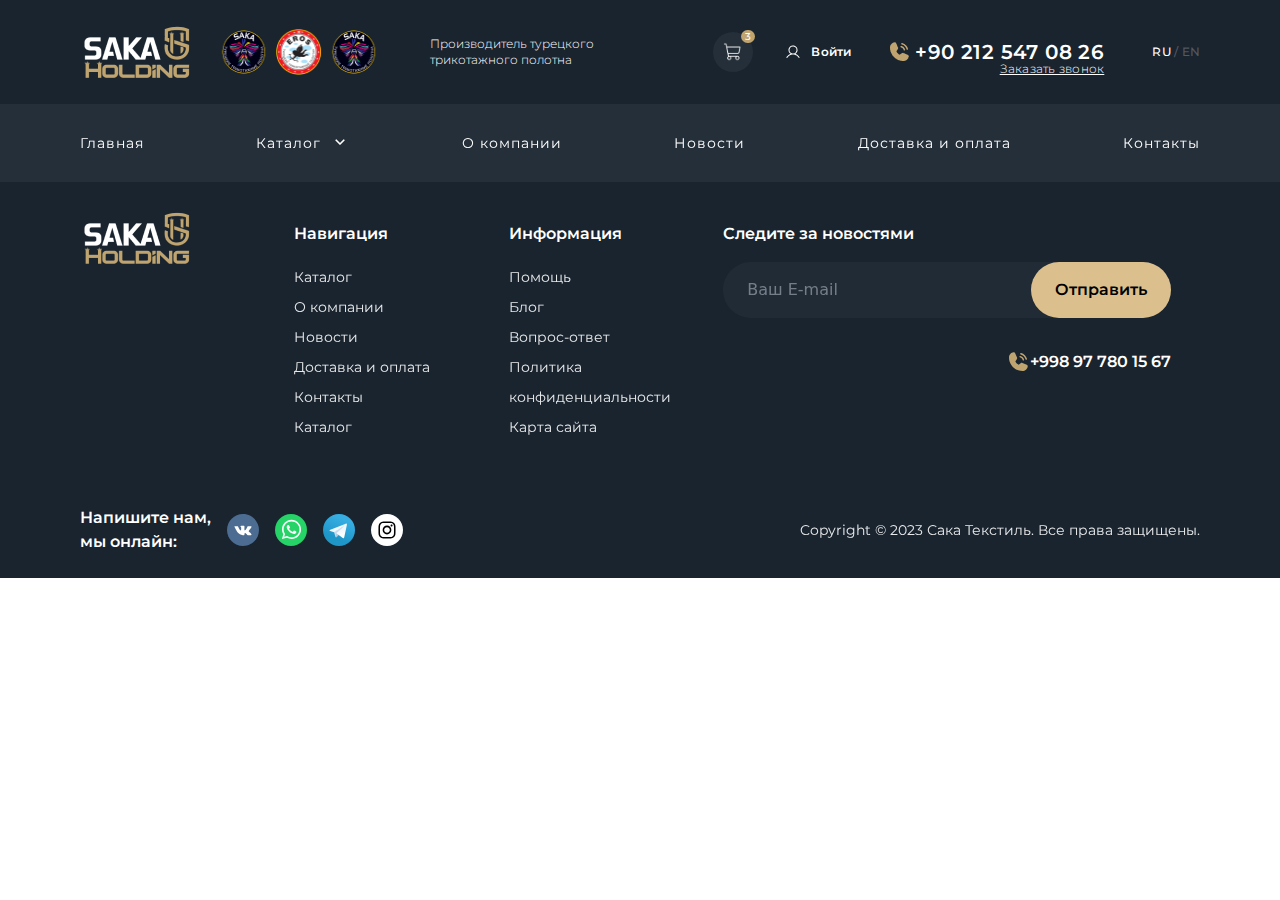
<file: order.html>
<!DOCTYPE html>
<html lang="en">
<head>
    <meta charset="UTF-8">
    <meta http-equiv="X-UA-Compatible" content="IE=edge">
    <meta name="viewport" content="width=device-width, initial-scale=1.0">
    <title>Document</title>
    <link rel="stylesheet" href="./project/css/style.css">
    <link rel="stylesheet" href="./project/plugins/swiper/swiper-bundle.min.css">
    <link rel="stylesheet" href="./project/plugins/icons/remixicon.css">
    <script src="./project/plugins/tailwind/tailwind.js"></script>
    <script src="./project/plugins/tailwind/tailwind.config.js"></script>
   </head>
<body>
   <div class="wrapper">
    <nav class="relative z-10">
        <div class="bg-currentBlue py-5 ">
        <div class="container">
          <div class="flex justify-between items-center text-white">
            <div class="flex items-center gap-4 sm:gap-5">
                <a href="#" title="Logo" class="w-[70px] h-9 xs:w-[86px] xs:h-[46px] sm:w-[120px] sm:h-[64px] block"><img src="./project/images/Navbar/Saka logo.png" alt="Logo" class="w-full h-full shrink-0"></a>
                <div class="flex gap-[7px] items-center">
                  <a href="#" title="Saka" class="w-[34px] h-[34px] sm:w-[48px] sm:h-[48px] block"><img src="./project/images/Navbar/Saka circle logo (3).png" alt="Saka" class="w-full h-full shrink-0"></a>
                  <a href="#" title="Eros" class="w-[34px] h-[34px] sm:w-[48px] sm:h-[48px] block"><img src="./project/images/Navbar/Saka circle logo (2).png" alt="Eros" class="w-full h-full shrink-0"></a>
                  <a href="#" title="Tor Tex" class="w-[34px] h-[34px] sm:w-[48px] sm:h-[48px] block"><img src="./project/images/Navbar/Saka circle logo (3).png" alt="Tor Tex" class="w-full h-full shrink-0"></a>
                </div>
                <p class="montserrat-light text-xs hidden lg:block max-w-[200px] xl:ml-8 ">Производитель турецкого трикотажного полотна</p>
            </div>
            <div class="items-center hidden lg:flex">
                <a href="#" title="Cart" class="w-10 h-10 rounded-full flex justify-center items-center bg-[#FFFFFF0D] relative cursor-pointer">
                  <img src="./project/images/Navbar/ShoppingCart.png" alt="Shopping Cart" class="w-5 h-5 shrink-0 text-white">
                  <div class="px-1 rounded-full bg-[#BFA470] text-[10px] shrink-0 montserrat-medium leading-13 tracking-[.2px] absolute -top-[2px] -right-[2px]">3</div>
                </a>
                <a href="#" class="flex items-center gap-2.5 mx-7 xl:mr-9 xl:ml-8">
                  <img src="./project/images/Navbar/User.png" alt="User Icon" class="w-4 h-4 shrink-0">
                  <span class="text-xs montserrat-semibold leading-13 tracking-[.24px]">Войти</span>
                </a>
                <div class="relative mr-6 xl:mr-[48px]">
                  <a href="tel:902125470826" class="flex items-center ">
                      <img src="./project/images/Navbar/PhoneCall.png" alt="Phone Call" class="w-6 h-6 shrink-0 mr-1">
                      <span class="text-xl montserrat-semibold leading-13 tracking-[.4px]">+90 212 547 08 26</span>
                  </a>
                  <a href="#" class="text-xs montserrat-light underline leading-13 tracking-[.24px] shrink-0 absolute right-0 -bottom-3">Заказать звонок</a>
                </div>
                <div class="text-xs montserrat-medium leading-13 tracking-[.24px] text-[#ffffff40]">
                  <span class="text-white">RU </span>/
                  <span class="">EN</span>
                </div>
            </div>
            <div title="Menu" class=" w-8 h-8 lg:hidden block cursor-pointer" id="burger-btn"><img src="./project/images/Navbar/Burger nav.png" alt="Menu" class="w-full h-full shrink-0"></div>
          </div>
        </div>
        </div>
        <div class="bg-lightBlue py-6 opacity-95 hidden lg:block ">
          <div class="container">
            <div class="flex justify-between items-center text-white ">
                <a href="./index.html" class="montserrat-normal text-sm leading-13 tracking-[0.98px] opacity-100">Главная</a>
                <div class="flex gap-2.5 items-center">
                  <a href="./catalog.html" class="montserrat-normal text-sm leading-13 tracking-[0.98px] opacity-100">Каталог</a>
                  <button class="" id="nav-dropdown">
                      <i class="ri-arrow-down-s-line text-lg open-dropdown"></i>
                      <i class="ri-arrow-up-s-line text-lg close-dropdown hide-dropdown"></i></button>
                </div>
                <a href="./About-us.html" class="montserrat-normal text-sm leading-13 tracking-[0.98px] opacity-100">О компании</a>
                <a href="./news.html" class="montserrat-normal text-sm leading-13 tracking-[0.98px] opacity-100">Новости</a>
                <a href="./paymet-delivery.html" class="montserrat-normal text-sm leading-13 tracking-[0.98px] opacity-100">Доставка и оплата</a>
                <a href="./contact.html" class="montserrat-normal text-sm leading-13 tracking-[0.98px] opacity-100">Контакты</a>
            </div>
          </div>
        </div>
        <div class="absolute w-[250px] left-[14%] top-[190px] hide-dropdown shadow-3xl z-[5]" id="dropdown-content">
          <div class=" p-4 bg-currentBlue text-white rounded-lg  flex flex-col gap-5 border-4 border-[#091f3299] ">
            <a href="#" class="montserrat-normal text-sm leading-13 tracking-[0.98px] opacity-100">Links</a>
            <a href="#" class="montserrat-normal text-sm leading-13 tracking-[0.98px] opacity-100">Links</a>
            <a href="#" class="montserrat-normal text-sm leading-13 tracking-[0.98px] opacity-100">Links</a>
          </div>
        </div>
        <div class="w-full h-screen fixed top-0 right-0 bg-[#19242fcc] hidden z-10" id="nav-banner"></div>
        <div class="w-full min-[360px]:w-[340px] bg-currentBlue lg:hidden text-white h-screen overflow-y-scroll fixed top-0 right-[-350px] z-20 duration-500" id="nav-menu">
          <div class="p-4 xs:p-6">
            <div class="flex justify-between items-center mb-3.5">
                <a href="./index.html" title="Logo Saka"><img src="./project/images/Navbar/Saka logo.png" alt="Logo Saka" class="w-[120px] h-[64px] shrink-0 object-contain"></a>
                <button class="text-white text-3xl xs:text-4xl sm:text-5xl" id="close-btn"><i class="ri-close-line"></i></button>
            </div>
            <div class="flex items-center gap-1 mb-3.5">
                <a href="#"><img src="./project/images/Navbar/Saka circle logo (3).png" alt="Saka Logo" class="w-[28px] h-[28px] shrink-0 object-contain"></a>
                <a href="#"><img src="./project/images/Navbar/Saka circle logo (2).png" alt="Eros Logo" class="w-[28px] h-[28px] shrink-0 object-contain"></a>
                <a href="#"><img src="./project/images/Navbar/Saka circle logo (1).png" alt="Tor Tex Logo" class="w-[28px] h-[28px] shrink-0 object-contain"></a>
            </div>
            <div class="flex justify-between items-end mb-[66px]">
                <p class="montserrat-light leading-13 text-[10px] tracking-[0.2px] max-w-[150px]">Производитель турецкого трикотажного полотна</p>
                <div class="text-xs montserrat-medium leading-13 tracking-[.24px] text-[#ffffff40]">
                  <span class="text-white">RU </span>/
                  <span class="">EN</span>
                </div>
            </div>
            <ul class="flex flex-col gap-[28px] mb-[50px]">
                <li>
                  <a href="./index.html" class="montserrat-normal leading-13 tracking-[1.12px]">Главная</a>
                </li>
                <li class="">
                  <div class="flex items-center gap-1.5">
                      <a href="./catalog.html" class="montserrat-normal leading-13 tracking-[1.12px]">Каталог</a>
                      <button class="flex" id="accordion-btn">
                        <i class="ri-arrow-down-s-line text-xl" id="open-accordion"></i>
                        <i class="ri-arrow-up-s-line text-xl hide-dropdown" id="close-accordion"></i>
                      </button>
                  </div>
                  <div class="flex flex-col h-0 overflow-hidden duration-500 gap-2 mx-4" id="accordion-content">
                      <a href="#" class="montserrat-normal text-sm leading-13 tracking-[0.98px] opacity-100">Links</a>
                      <a href="#" class="montserrat-normal text-sm leading-13 tracking-[0.98px] opacity-100">Links</a>
                      <a href="#" class="montserrat-normal text-sm leading-13 tracking-[0.98px] opacity-100">Links</a>
                  </div>
                </li>
                <li>
                  <a href="./About-us.html" class="montserrat-normal leading-13 tracking-[1.12px]">О компании</a>
                </li>
                <li>
                  <a href="./news.html" class="montserrat-normal leading-13 tracking-[1.12px]">Новости</a>
                </li>
                <li>
                  <a href="./paymet-delivery.html" class="montserrat-normal leading-13 tracking-[1.12px]">Доставка и оплата</a>
                </li>
                <li>
                  <a href="./contact.html" class="montserrat-normal leading-13 tracking-[1.12px]">Контакты</a>
                </li>
            </ul>
            <div>
                <a href="tel:+90 212 547 08 26" class="mb-1 flex items-center">
                  <img src="./project/images/Navbar/PhoneCall.png" alt="PhoneCall Icon" class="w-6 h-6 shrink-0 mr-1">
                  <span class="text-xl montserrat-semibold leading-13 tracking-[.4px]">+90 212 547 08 26</span>
                </a>
                <a href="#" class="montserrat-light text-xs underline leading-13 tracking-[.24px] mt-[-2px] block">Заказать звонок</a>
            </div>
            <div class="flex items-center gap-8 mt-6">
                <a href="#" title="Cart" class="w-10 h-10 rounded-full flex justify-center items-center bg-[#FFFFFF0D] relative">
                  <img src="./project/images/Navbar/ShoppingCart.png" alt="Shopping Cart" class="w-5 h-5 shrink-0 text-white">
                  <div class="px-1 rounded-full bg-[#BFA470] text-[10px] shrink-0 montserrat-medium leading-13 tracking-[.2px] absolute -top-[2px] -right-[2px]">3</div>
                </a>
                <a href="#" class="flex items-center gap-2.5 ">
                  <img src="./project/images/Navbar/User.png" alt="User Icon" class="w-4 h-4 shrink-0">
                  <span class="text-xs montserrat-semibold leading-13 tracking-[.24px]">Войти</span>
                </a>
            </div>
          </div>
          <div class="bg-gold py-3 px-8 montserrat-bold text-currentBlue text-sm leading-13 tracking-[.98px]">АКЦИИ</div>
          <div class="px-6 xs:px-8 py-[30px] flex flex-col gap-[18px]">
            <a href="#" class="flex items-center gap-2.5">
                <img src="./project/images/Navbar/cloth Icon (1).png" alt="Cloth" class="w-6 h-6 shrink-0">
                <span class="text-[10px] montserrat-semibold leading-13 tracking-[.7px]">Кулинарная гладь</span>
            </a>
            <a href="#" class="flex items-center gap-2.5">
                <img src="./project/images/Navbar/cloth Icon (2).png" alt="Cloth" class="w-6 h-6 shrink-0">
                <span class="text-[10px] montserrat-semibold leading-13 tracking-[.7px]">Футер</span>
            </a>
            <a href="#" class="flex items-center gap-2.5">
                <img src="./project/images/Navbar/cloth Icon (9).png" alt="Cloth" class="w-6 h-6 shrink-0">
                <span class="text-[10px] montserrat-semibold leading-13 tracking-[.7px]">Кашкорсе, рибана</span>
            </a>
            <a href="#" class="flex items-center gap-2.5">
                <img src="./project/images/Navbar/cloth Icon (3).png" alt="Cloth" class="w-6 h-6 shrink-0">
                <span class="text-[10px] montserrat-semibold leading-13 tracking-[.7px]">Пике</span>
            </a>
            <a href="#" class="flex items-center gap-2.5">
                <img src="./project/images/Navbar/cloth Icon (4).png" alt="Cloth" class="w-6 h-6 shrink-0">
                <span class="text-[10px] montserrat-semibold leading-13 tracking-[.7px]">Интерлок</span>
            </a>
            <a href="#" class="flex items-center gap-2.5">
                <img src="./project/images/Navbar/cloth Icon (5).png" alt="Cloth" class="w-6 h-6 shrink-0">
                <span class="text-[10px] montserrat-semibold leading-13 tracking-[.7px]">Капитоний</span>
            </a>
            <a href="#" class="flex items-center gap-2.5">
                <img src="./project/images/Navbar/cloth Icon (6).png" alt="Cloth" class="w-6 h-6 shrink-0">
                <span class="text-[10px] montserrat-semibold leading-13 tracking-[.7px]">Селаник</span>
            </a>
            <a href="#" class="flex items-center gap-2.5">
                <img src="./project/images/Navbar/cloth Icon (7).png" alt="Cloth" class="w-6 h-6 shrink-0">
                <span class="text-[10px] montserrat-semibold leading-13 tracking-[.7px]">Велюр</span>
            </a>
            <a href="#" class="flex items-center gap-2.5">
                <img src="./project/images/Navbar/cloth Icon (8).png" alt="Cloth" class="w-6 h-6 shrink-0">
                <span class="text-[10px] montserrat-semibold leading-13 tracking-[.7px]">Вискоза</span>
            </a>
          </div>
        </div>
      </nav>

      <section>
        <div class="container">
            <!-- <table class="table-fixed">
                <thead>
                  <tr>
                    <th>Song</th>
                    <th>Artist</th>
                    <th>Year</th>
                  </tr>
                </thead>
                <tbody>
                  <tr>
                    <td class="rounded-[10px]">The Sliding Mr. Bones (Next Stop, Pottersville)</td>
                    <td class="rounded-[10px]">Malcolm Lockyer</td>
                    <td class="rounded-[10px]">1961</td>
                  </tr>
                  <tr>
                    <td class="rounded-[10px]">Witchy Woman</td>
                    <td class="rounded-[10px]">The Eagles</td>
                    <td class="rounded-[10px]">1972</td>
                  </tr>
                  <tr>
                    <td class="rounded-[10px]">Shining Star</td>
                    <td class="rounded-[10px]">Earth, Wind, and Fire</td>
                    <td class="rounded-[10px]">1975</td>
                  </tr>
                </tbody>
              </table>
              <table class="overflow-x-scroll w-32">
                <thead>
                    <tr>
                        <th class="contact-p text-start text-[12px]" >№ заказа</th>
                        <th class="contact-p text-start text-[12px]" >Дата заказа</th>
                        <th class="contact-p text-start text-[12px]" >Статус</th>
                        <th class="contact-p text-start text-[12px]" >Сумма</th>
                        <th class="contact-p text-start text-[12px]" >Отгрузка</th>
                        <th class="contact-p text-start text-[12px]" >Товары</th>
                        <th class="contact-p text-start text-[12px]" ></th>
                    </tr>
                </thead>
                <tbody class="rounded-[27px] overflow-x-scroll scrol-tab">
                    
                        <tr class=" py-6  rounded-[20px] bg-currentGray">
                            
                            <td class="rounded-s-[10px]">
                                <p class="text-[14px] text-center montserrat-medium contact-p">1</p>
                            </td>
                            <td class="">
                                <p class="text-[14px] montserrat-medium contact-p">01.01.23</p>
                            </td>
                            <td class="">
                                <button class="bg-gold px-6 py-2 rounded-[10px] montserrat-bold text-[15px] text-white flex items-center gap-2">
                                    <svg xmlns="http://www.w3.org/2000/svg" width="18" height="18" viewBox="0 0 18 18" fill="none">
                                        <path d="M9 1.6875C7.55373 1.6875 6.13993 2.11637 4.9374 2.91988C3.73486 3.72339 2.7976 4.86544 2.24413 6.20163C1.69067 7.53781 1.54586 9.00811 1.82801 10.4266C2.11017 11.8451 2.80661 13.148 3.82928 14.1707C4.85196 15.1934 6.15492 15.8898 7.57341 16.172C8.99189 16.4541 10.4622 16.3093 11.7984 15.7559C13.1346 15.2024 14.2766 14.2651 15.0801 13.0626C15.8836 11.8601 16.3125 10.4463 16.3125 9C16.3103 7.06129 15.5391 5.20263 14.1682 3.83176C12.7974 2.46088 10.9387 1.68974 9 1.6875ZM12.4827 7.71954L8.3573 11.657C8.25241 11.7568 8.11317 11.8125 7.96839 11.8125C7.82361 11.8125 7.68436 11.7568 7.57947 11.657L5.51734 9.68829C5.4096 9.58509 5.34724 9.44335 5.34393 9.2942C5.34063 9.14505 5.39666 9.00069 5.49973 8.89283C5.60279 8.78496 5.74445 8.72241 5.89359 8.71892C6.04274 8.71543 6.18717 8.77128 6.29517 8.87421L7.96839 10.4722L11.7048 6.90546C11.8128 6.80253 11.9573 6.74668 12.1064 6.75017C12.2556 6.75366 12.3972 6.81621 12.5003 6.92408C12.6033 7.03194 12.6594 7.1763 12.6561 7.32545C12.6528 7.4746 12.5904 7.61634 12.4827 7.71954Z" fill="white"/>
                                        </svg>
                                        Принят
                                </button>
                            </td>
                            <td class="">
                                <p class="montserrat-bold text-[14px] text-currentBlue">12.570 ₽</p>
                            </td>
                            <td class="">
                                <button class="text-[12px] montserrat-medium rounded flex items-cneter gap-2 bg-white p-2 contact-p">
                                    <svg xmlns="http://www.w3.org/2000/svg" width="16" height="17" viewBox="0 0 16 17" fill="none">
                                        <path d="M8 2C6.71442 2 5.45772 2.38122 4.3888 3.09545C3.31988 3.80968 2.48676 4.82484 1.99479 6.01256C1.50282 7.20028 1.37409 8.50721 1.6249 9.76809C1.8757 11.029 2.49477 12.1872 3.40381 13.0962C4.31285 14.0052 5.47104 14.6243 6.73192 14.8751C7.99279 15.1259 9.29973 14.9972 10.4874 14.5052C11.6752 14.0132 12.6903 13.1801 13.4046 12.1112C14.1188 11.0423 14.5 9.78558 14.5 8.5C14.498 6.7767 13.8126 5.12456 12.594 3.90601C11.3754 2.68745 9.7233 2.00199 8 2ZM11.5 9H8C7.93433 9.00004 7.8693 8.98713 7.80862 8.96202C7.74794 8.9369 7.6928 8.90007 7.64637 8.85364C7.59993 8.8072 7.5631 8.75207 7.53799 8.69139C7.51287 8.63071 7.49997 8.56567 7.5 8.5V5C7.5 4.86739 7.55268 4.74021 7.64645 4.64645C7.74022 4.55268 7.86739 4.5 8 4.5C8.13261 4.5 8.25979 4.55268 8.35356 4.64645C8.44732 4.74021 8.5 4.86739 8.5 5V8H11.5C11.6326 8 11.7598 8.05268 11.8536 8.14645C11.9473 8.24021 12 8.36739 12 8.5C12 8.63261 11.9473 8.75979 11.8536 8.85355C11.7598 8.94732 11.6326 9 11.5 9Z" fill="#19242F" fill-opacity="0.61"/>
                                        </svg>
                                        Ожидает обработки
                                </button>
                            </td>
                            <td >
                                <p class="text-[14px] montserrat-medium contact-p">2 товара</p>
                            </td>
                            <td class="rounded-e-[10px] py-3">
                                <div class="w-full">
                                    <a href="#" class="rounded-full py-2 px-4 flex justify-between bg-gold items-cter gap-3">
                                        <p class="text-[12px] montserrat-bold">Подробнее о заказе</p>
                                        <svg xmlns="http://www.w3.org/2000/svg" width="12" height="12" viewBox="0 0 16 16" fill="none">
                                            <path d="M8.64642 12.8536C8.55269 12.7598 8.50003 12.6326 8.50003 12.5C8.50003 12.3674 8.55269 12.2402 8.64642 12.1465L12.2929 8.50001H2.5C2.36739 8.50001 2.24021 8.44733 2.14645 8.35357C2.05268 8.2598 2 8.13262 2 8.00001C2 7.8674 2.05268 7.74023 2.14645 7.64646C2.24021 7.55269 2.36739 7.50001 2.5 7.50001H12.2929L8.64642 3.85356C8.6 3.80713 8.56317 3.752 8.53804 3.69134C8.51292 3.63067 8.49999 3.56565 8.49999 3.49999C8.49999 3.43433 8.51293 3.36931 8.53806 3.30865C8.56319 3.24798 8.60002 3.19286 8.64645 3.14643C8.69289 3.10001 8.74801 3.06318 8.80867 3.03805C8.86934 3.01293 8.93436 3 9.00002 3C9.06568 3 9.1307 3.01294 9.19137 3.03807C9.25203 3.0632 9.30715 3.10003 9.35358 3.14647L13.8536 7.64647C13.8552 7.64808 13.8566 7.64988 13.8582 7.65153C13.868 7.66166 13.8776 7.67207 13.8866 7.68299C13.8916 7.6891 13.896 7.69557 13.9007 7.70186C13.9057 7.70863 13.911 7.71528 13.9157 7.72233C13.9206 7.7296 13.9248 7.73716 13.9293 7.74464C13.9332 7.75117 13.9373 7.75755 13.9409 7.76429C13.9449 7.7718 13.9483 7.77955 13.952 7.78721C13.9553 7.79435 13.9589 7.80137 13.9619 7.80867C13.965 7.81605 13.9674 7.82362 13.9701 7.83113C13.973 7.839 13.976 7.84681 13.9784 7.85487C13.9807 7.86235 13.9823 7.86995 13.9843 7.87751C13.9863 7.88575 13.9886 7.89393 13.9903 7.90233C13.992 7.91106 13.9931 7.91984 13.9943 7.9286C13.9954 7.93599 13.9968 7.94322 13.9975 7.95066C13.9991 7.96708 14 7.98353 14 8.00001C14 8.01649 13.9991 8.03294 13.9975 8.04936C13.9968 8.05681 13.9954 8.06404 13.9943 8.07142C13.9931 8.08018 13.992 8.08897 13.9903 8.0977C13.9886 8.10609 13.9863 8.11427 13.9843 8.12251C13.9823 8.13008 13.9807 8.13768 13.9784 8.14515C13.976 8.15321 13.973 8.16102 13.9701 8.1689C13.9674 8.1764 13.965 8.18397 13.9619 8.19136C13.9589 8.19865 13.9553 8.20567 13.952 8.21281C13.9483 8.22047 13.9449 8.22822 13.9409 8.23573C13.9373 8.24247 13.9332 8.24885 13.9293 8.25538C13.9248 8.26286 13.9206 8.27043 13.9157 8.27769C13.911 8.28474 13.9057 8.29139 13.9007 8.29817C13.896 8.30445 13.8916 8.31093 13.8866 8.31703C13.8775 8.32817 13.8677 8.33876 13.8576 8.34907C13.8562 8.35051 13.855 8.35212 13.8536 8.35356L9.35358 12.8536C9.30715 12.9 9.25202 12.9368 9.19136 12.962C9.13069 12.9871 9.06567 13 9 13C8.93433 13 8.86931 12.9871 8.80864 12.962C8.74798 12.9368 8.69285 12.9 8.64642 12.8536Z" fill="#19242F"/>
                                            </svg>
                                    </a>
                                </div>
                            </td>
                        </tr>
                </tbody>
              </table> -->
              <div>
                <a href="#">
                    <div class="bg-currentGray rounded-[]">

                    </div>
                </a>
              </div>
            </div>
      </section>
      <footer class="bg-currentBlue py-6">
        <div class="container">
          <div class="flex flex-wrap w-full gap-6">
            <div class="w-full sm:w-[30%] lg:w-[17%]">
              <a href="index.html">
                <img src="./project/images/logo-footer.png" alt="">
              </a>
            </div>
            <div class="w-full sm:w-[30%] lg:w-[17%]">
              <p class="text-white mt-4 montserrat-semibold">Навигация</p>
              <ul class="my-4">
                <li class="leading-15"><a href="#" class="montserrat-normal text-[14px] text-white opacity-[0.9] leading-[30px]">Каталог</a></li>
                <li class="leading-15"><a href="#" class="montserrat-normal text-[14px] text-white opacity-[0.9] leading-[30px]">О компании</a></li>
                <li class="leading-15"><a href="#" class="montserrat-normal text-[14px] text-white opacity-[0.9] leading-[30px]">Новости</a></li>
                <li class="leading-15"><a href="#" class="montserrat-normal text-[14px] text-white opacity-[0.9] leading-[30px]">Доставка и оплата</a></li>
                <li class="leading-15"><a href="#" class="montserrat-normal text-[14px] text-white opacity-[0.9] leading-[30px]">Контакты</a></li>
                <li class="leading-15"><a href="#" class="montserrat-normal text-[14px] text-white opacity-[0.9] leading-[30px]">Каталог</a></li>
              </ul>
            </div>
            <div class="w-full sm:w-[30%] lg:w-[17%]">
              <p class="text-white mt-4 montserrat-semibold">Информация</p>
              <ul class="my-4">
                <li class="leading-15"><a href="#" class="montserrat-normal text-[14px] text-white opacity-[0.9] leading-[30px]">Помощь</a></li>
                <li class="leading-15"><a href="#" class="montserrat-normal text-[14px] text-white opacity-[0.9] leading-[30px]">Блог</a></li>
                <li class="leading-15"><a href="#" class="montserrat-normal text-[14px] text-white opacity-[0.9] leading-[30px]">Вопрос-ответ</a></li>
                <li class="leading-15"><a href="#" class="montserrat-normal text-[14px] text-white opacity-[0.9] leading-[30px]">Политика конфиденциальности</a></li>
                <li class="leading-15"><a href="#" class="montserrat-normal text-[14px] text-white opacity-[0.9] leading-[30px]">Карта сайта</a></li>
              </ul>
            </div>
            <div class="w-full lg:w-[40%]">
              <p class="text-white mt-4 montserrat-semibold">Следите за новостями</p>
              <form class="relative mt-4 w-full">
                <input type="email" placeholder="Ваш E-mail" class="rounded-full text-white opacity-[0.7] input-bg p-4 px-6 w-full">
                <button class="absolute end-0 top-0  montserrat-semibold text-[14x] bg-gold px-6 py-4 rounded-full ">Отправить</button>
              </form>
              <div class="flex justify-start items-center mt-8 lg:justify-end ">
                <a href="tel:+998 97 780 15 67 ">
                  <svg xmlns="http://www.w3.org/2000/svg" width="24" height="24" viewBox="0 0 24 24" fill="none">
                    <path d="M20.8098 14.8525L16.4188 12.9706C16.1895 12.8719 15.9392 12.8322 15.6907 12.855C15.4421 12.8779 15.2032 12.9626 14.9958 13.1014L12.648 14.6664C11.2131 13.9685 10.0518 12.8123 9.34753 11.3805L9.34771 11.3803L10.9072 8.99734C11.043 8.79047 11.1253 8.55318 11.1469 8.30669C11.1685 8.0602 11.1287 7.8122 11.031 7.58487L9.1474 3.19006C9.01918 2.89174 8.79778 2.64298 8.51635 2.48103C8.23492 2.31907 7.9086 2.25263 7.58624 2.29166C6.31956 2.45452 5.15548 3.07296 4.31148 4.03144C3.46749 4.98992 3.00129 6.22289 3 7.5C3 14.944 9.05603 21 16.5 21C17.7771 20.9987 19.0101 20.5325 19.9686 19.6885C20.9271 18.8445 21.5455 17.6804 21.7083 16.4137C21.7473 16.0913 21.6808 15.765 21.5188 15.4836C21.3568 15.2022 21.1081 14.9808 20.8098 14.8525Z" fill="#BFA470"/>
                    <path d="M14.7517 4.47461C15.8959 4.78227 16.9392 5.38521 17.777 6.22304C18.6148 7.06086 19.2178 8.10413 19.5255 9.24835C19.5771 9.44014 19.7028 9.60359 19.8749 9.70283C20.0469 9.80208 20.2513 9.82901 20.4432 9.77773C20.6351 9.72645 20.7988 9.60113 20.8984 9.42928C20.9981 9.25743 21.0254 9.05309 20.9746 8.86108C20.5984 7.46236 19.8614 6.18703 18.8372 5.16285C17.813 4.13868 16.5377 3.40162 15.139 3.02551C14.947 2.97463 14.7426 3.002 14.5708 3.10161C14.3989 3.20122 14.2736 3.36494 14.2223 3.55683C14.171 3.74873 14.198 3.95313 14.2972 4.12519C14.3965 4.29725 14.5599 4.42291 14.7517 4.4746L14.7517 4.47461Z" fill="#BFA470"/>
                    <path d="M13.9751 7.37304C14.6107 7.54397 15.1903 7.87892 15.6557 8.34435C16.1211 8.80978 16.4561 9.38933 16.627 10.025C16.6787 10.2167 16.8043 10.3802 16.9764 10.4794C17.1485 10.5787 17.3529 10.6056 17.5448 10.5543C17.7367 10.5031 17.9004 10.3777 18 10.2059C18.0996 10.034 18.127 9.8297 18.0761 9.63769C17.8367 8.74754 17.3677 7.93592 16.7159 7.28413C16.0641 6.63235 15.2525 6.16329 14.3623 5.92395C14.1703 5.87307 13.966 5.90044 13.7941 6.00005C13.6223 6.09966 13.497 6.26337 13.4457 6.45527C13.3944 6.64717 13.4213 6.85157 13.5206 7.02363C13.6198 7.19569 13.7833 7.32135 13.9751 7.37304L13.9751 7.37304Z" fill="#BFA470"/>
                    </svg>
                </a>
                <a href="tel:+998 97 780 15 67 " class="text-white  montserrat-semibold text-start inline-block lg:text-end">+998 97 780 15 67</a>
              </div>
            </div>
          </div>

        </div>
        <div class="h-[1px] bg-white opacity-[0.4] w-full block lg:hidden mt-12"></div>
        <div class="container">
          <div class="lg:flex justify-between mt-12 items-center">
            <div class="justify-start  lg:flex items-center  gap-4">
              <p class="text-white  montserrat-semibold">Напишите нам, <br> мы онлайн:</p>
              <div class="flex mt-4 lg:mt-0 gap-4">
                <a href="#">
                  <svg xmlns="http://www.w3.org/2000/svg" width="32" height="32" viewBox="0 0 32 32" fill="none">
                    <path d="M0 16C0 7.16344 7.16344 0 16 0C24.8366 0 32 7.16344 32 16C32 24.8366 24.8366 32 16 32C7.16344 32 0 24.8366 0 16Z" fill="#4C6C91"/>
                    <path d="M16.837 21.2508C16.837 21.2508 17.145 21.2172 17.3028 21.0509C17.4472 20.8985 17.4422 20.6109 17.4422 20.6109C17.4422 20.6109 17.423 19.2679 18.0582 19.0696C18.6842 18.8746 19.4881 20.3683 20.3412 20.9427C20.9856 21.377 21.4748 21.2819 21.4748 21.2819L23.7544 21.2508C23.7544 21.2508 24.9464 21.1787 24.3813 20.2585C24.3345 20.1831 24.0516 19.5776 22.6868 18.3338C21.2569 17.0319 21.4489 17.2424 23.1701 14.99C24.2185 13.6184 24.6375 12.781 24.5065 12.4229C24.3821 12.0804 23.6108 12.1714 23.6108 12.1714L21.0449 12.1869C21.0449 12.1869 20.8545 12.1615 20.7135 12.2443C20.5757 12.3254 20.4864 12.5147 20.4864 12.5147C20.4864 12.5147 20.0807 13.5758 19.539 14.4787C18.3963 16.3829 17.9397 16.4837 17.7527 16.3657C17.3178 16.0896 17.4263 15.2579 17.4263 14.6672C17.4263 12.8211 17.7118 12.0517 16.8712 11.8526C16.5924 11.7862 16.3871 11.7428 15.6734 11.7354C14.7577 11.7264 13.983 11.7387 13.544 11.9493C13.2518 12.0894 13.0264 12.4024 13.1642 12.4204C13.3336 12.4426 13.7176 12.522 13.9213 12.7941C14.1842 13.1456 14.175 13.9338 14.175 13.9338C14.175 13.9338 14.3261 16.1068 13.8219 16.3764C13.4764 16.5615 13.0022 16.1838 11.983 14.4558C11.4613 13.5708 11.0673 12.5925 11.0673 12.5925C11.0673 12.5925 10.9914 12.4098 10.8553 12.3115C10.6909 12.1927 10.4613 12.1558 10.4613 12.1558L8.02306 12.1714C8.02306 12.1714 7.65661 12.1812 7.52222 12.3377C7.40285 12.4762 7.51303 12.7638 7.51303 12.7638C7.51303 12.7638 9.42207 17.1482 11.584 19.358C13.5665 21.3835 15.8169 21.2508 15.8169 21.2508H16.837Z" fill="white"/>
                    </svg>
                </a>
                <a href="#">
                  <svg xmlns="http://www.w3.org/2000/svg" width="32" height="32" viewBox="0 0 32 32" fill="none">
                    <path d="M16 32C24.8366 32 32 24.8366 32 16C32 7.16344 24.8366 0 16 0C7.16344 0 0 7.16344 0 16C0 24.8366 7.16344 32 16 32Z" fill="#25D366"/>
                    <path fill-rule="evenodd" clip-rule="evenodd" d="M16.5274 24.9017H16.5235C14.9312 24.9012 13.3666 24.5016 11.9769 23.7437L6.93335 25.0667L8.28309 20.1366C7.45051 18.6937 7.0124 17.057 7.01312 15.3802C7.0152 10.1345 11.2832 5.8667 16.5273 5.8667C19.0724 5.8678 21.4612 6.85861 23.2575 8.65697C25.0537 10.4552 26.0425 12.8456 26.0414 15.3877C26.0393 20.6322 21.773 24.8996 16.5274 24.9017ZM12.2106 22.0213L12.4994 22.1927C13.7135 22.9131 15.1052 23.2944 16.5242 23.2949H16.5274C20.8859 23.2949 24.4333 19.7475 24.435 15.3872C24.4359 13.2742 23.6141 11.2874 22.1211 9.79269C20.6281 8.29796 18.6427 7.47439 16.5305 7.47366C12.1686 7.47366 8.6212 11.0208 8.61947 15.3807C8.61886 16.8749 9.03693 18.3301 9.82851 19.5891L10.0165 19.8883L9.21767 22.8064L12.2106 22.0213ZM20.995 17.4361C21.1608 17.5162 21.2727 17.5703 21.3205 17.6501C21.3799 17.7492 21.3799 18.2252 21.1819 18.7806C20.9838 19.3359 20.0341 19.8427 19.5773 19.9109C19.1677 19.9722 18.6494 19.9977 18.08 19.8167C17.7347 19.7072 17.2919 19.5609 16.7248 19.316C14.4961 18.3536 12.99 16.1936 12.7054 15.7854C12.6854 15.7568 12.6715 15.7368 12.6637 15.7264L12.6618 15.7238C12.536 15.556 11.693 14.4313 11.693 13.2672C11.693 12.1722 12.2309 11.5982 12.4785 11.334C12.4955 11.3159 12.5111 11.2993 12.525 11.284C12.7429 11.046 13.0005 10.9865 13.159 10.9865C13.3174 10.9865 13.4761 10.988 13.6146 10.995C13.6317 10.9958 13.6495 10.9957 13.6678 10.9956C13.8064 10.9948 13.9791 10.9938 14.1495 11.403C14.215 11.5605 14.3109 11.794 14.4121 12.0403C14.6166 12.5383 14.8427 13.0885 14.8824 13.1682C14.9419 13.2872 14.9815 13.4259 14.9022 13.5847C14.8903 13.6085 14.8793 13.6309 14.8688 13.6524C14.8093 13.7739 14.7655 13.8633 14.6645 13.9812C14.6248 14.0276 14.5837 14.0776 14.5427 14.1276C14.4609 14.2272 14.3791 14.3268 14.3079 14.3977C14.1889 14.5163 14.065 14.6449 14.2037 14.8829C14.3424 15.1209 14.8195 15.8993 15.5262 16.5297C16.2859 17.2073 16.9461 17.4937 17.2808 17.6389C17.3462 17.6672 17.3991 17.6902 17.4379 17.7096C17.6756 17.8286 17.8142 17.8087 17.9529 17.6501C18.0916 17.4915 18.5472 16.9559 18.7056 16.718C18.8641 16.4801 19.0226 16.5197 19.2405 16.599C19.4585 16.6784 20.6272 17.2534 20.8649 17.3724C20.9114 17.3957 20.9547 17.4166 20.995 17.4361Z" fill="#FDFDFD"/>
                    </svg>
                </a>
                <a href="#">
                  <svg xmlns="http://www.w3.org/2000/svg" width="32" height="32" viewBox="0 0 32 32" fill="none">
                    <path d="M16 32C24.8366 32 32 24.8366 32 16C32 7.16344 24.8366 0 16 0C7.16344 0 0 7.16344 0 16C0 24.8366 7.16344 32 16 32Z" fill="url(#paint0_linear_73_245)"/>
                    <path d="M13.0667 23.3332C12.5483 23.3332 12.6364 23.1375 12.4576 22.6439L10.9333 17.6273L22.6667 10.6665" fill="#C8DAEA"/>
                    <path d="M13.0667 23.3335C13.4667 23.3335 13.6434 23.1505 13.8667 22.9335L16 20.8591L13.3389 19.2544" fill="#A9C9DD"/>
                    <path d="M13.3386 19.2547L19.7866 24.0185C20.5224 24.4245 21.0535 24.2143 21.2368 23.3354L23.8614 10.967C24.1301 9.88963 23.4507 9.40099 22.7468 9.72056L7.33484 15.6634C6.28283 16.0853 6.28896 16.6722 7.14308 16.9338L11.0981 18.1682L20.2545 12.3915C20.6868 12.1294 21.0835 12.2703 20.7579 12.5593" fill="url(#paint1_linear_73_245)"/>
                    <defs>
                    <linearGradient id="paint0_linear_73_245" x1="12.0016" y1="1.3344" x2="4.0016" y2="20" gradientUnits="userSpaceOnUse">
                    <stop stop-color="#37AEE2"/>
                    <stop offset="1" stop-color="#1E96C8"/>
                    </linearGradient>
                    <linearGradient id="paint1_linear_73_245" x1="13.997" y1="16.9828" x2="15.7066" y2="22.5128" gradientUnits="userSpaceOnUse">
                    <stop stop-color="#EFF7FC"/>
                    <stop offset="1" stop-color="white"/>
                    </linearGradient>
                    </defs>
                </a>
                <a href="#">
                  <svg xmlns="http://www.w3.org/2000/svg" width="32" height="32" viewBox="0 0 32 32" fill="none">
                    <path d="M0 16C0 7.16344 7.16344 0 16 0C24.8366 0 32 7.16344 32 16C32 24.8366 24.8366 32 16 32C7.16344 32 0 24.8366 0 16Z" fill="white"/>
                    <mask id="mask0_73_233" style="mask-type:luminance" maskUnits="userSpaceOnUse" x="0" y="0" width="32" height="32">
                    <path fill-rule="evenodd" clip-rule="evenodd" d="M0 16C0 7.16344 7.16344 0 16 0C24.8366 0 32 7.16344 32 16C32 24.8366 24.8366 32 16 32C7.16344 32 0 24.8366 0 16Z" fill="white"/>
                    </mask>
                    <g mask="url(#mask0_73_233)">
                    <path fill-rule="evenodd" clip-rule="evenodd" d="M16.0008 7.4668C13.6833 7.4668 13.3924 7.47693 12.4822 7.51835C11.5737 7.55995 10.9536 7.70378 10.4111 7.9148C9.84981 8.13276 9.37372 8.42432 8.8994 8.89881C8.42473 9.37313 8.13317 9.84922 7.9145 10.4103C7.70294 10.9531 7.55894 11.5733 7.51805 12.4814C7.47734 13.3917 7.46667 13.6827 7.46667 16.0002C7.46667 18.3178 7.47699 18.6077 7.51823 19.5179C7.56001 20.4264 7.70383 21.0465 7.91468 21.5891C8.13282 22.1503 8.42437 22.6264 8.89887 23.1007C9.37301 23.5754 9.8491 23.8677 10.41 24.0856C10.9529 24.2967 11.5732 24.4405 12.4815 24.4821C13.3917 24.5235 13.6824 24.5336 15.9997 24.5336C18.3175 24.5336 18.6074 24.5235 19.5176 24.4821C20.4261 24.4405 21.0469 24.2967 21.5898 24.0856C22.1509 23.8677 22.6263 23.5754 23.1004 23.1007C23.5751 22.6264 23.8667 22.1503 24.0853 21.5893C24.2951 21.0465 24.4391 20.4262 24.4818 19.5181C24.5227 18.6079 24.5333 18.3178 24.5333 16.0002C24.5333 13.6827 24.5227 13.3918 24.4818 12.4816C24.4391 11.5732 24.2951 10.9531 24.0853 10.4105C23.8667 9.84922 23.5751 9.37313 23.1004 8.89881C22.6258 8.42414 22.1511 8.13258 21.5893 7.9148C21.0453 7.70378 20.4249 7.55995 19.5164 7.51835C18.6062 7.47693 18.3164 7.4668 15.9981 7.4668H16.0008ZM15.7163 9.00451H15.7164L16.0008 9.00459C18.2792 9.00459 18.5493 9.01277 19.449 9.05366C20.281 9.0917 20.7326 9.23073 21.0334 9.34753C21.4316 9.5022 21.7155 9.68709 22.014 9.98576C22.3127 10.2844 22.4976 10.5689 22.6526 10.9671C22.7694 11.2675 22.9086 11.7191 22.9465 12.5511C22.9874 13.4507 22.9963 13.7209 22.9963 15.9983C22.9963 18.2756 22.9874 18.5458 22.9465 19.4454C22.9084 20.2774 22.7694 20.729 22.6526 21.0294C22.4979 21.4277 22.3127 21.7112 22.014 22.0097C21.7154 22.3084 21.4318 22.4933 21.0334 22.6479C20.7329 22.7653 20.281 22.9039 19.449 22.942C18.5495 22.9829 18.2792 22.9918 16.0008 22.9918C13.7222 22.9918 13.4522 22.9829 12.5526 22.942C11.7206 22.9036 11.269 22.7646 10.968 22.6478C10.5698 22.4931 10.2854 22.3082 9.9867 22.0095C9.68803 21.7109 9.50314 21.4271 9.34812 21.0287C9.23132 20.7283 9.09211 20.2767 9.05425 19.4447C9.01336 18.5451 9.00518 18.2749 9.00518 15.9961C9.00518 13.7174 9.01336 13.4485 9.05425 12.549C9.09229 11.717 9.23132 11.2654 9.34812 10.9646C9.50278 10.5664 9.68803 10.2819 9.9867 9.98327C10.2854 9.6846 10.5698 9.49971 10.968 9.34468C11.2688 9.22735 11.7206 9.08868 12.5526 9.05046C13.3398 9.0149 13.6449 9.00423 15.2353 9.00246V9.00459C15.3839 9.00436 15.5437 9.00443 15.7163 9.00451ZM19.5319 11.4451C19.5319 10.8796 19.9905 10.4215 20.5559 10.4215V10.4211C21.1212 10.4211 21.5799 10.8798 21.5799 11.4451C21.5799 12.0105 21.1212 12.4692 20.5559 12.4692C19.9905 12.4692 19.5319 12.0105 19.5319 11.4451ZM16.0006 11.618C13.5806 11.618 11.6185 13.5802 11.6185 16.0002C11.6185 18.4203 13.5807 20.3816 16.0008 20.3816C18.4209 20.3816 20.3824 18.4203 20.3824 16.0002C20.3824 13.5801 18.4207 11.618 16.0006 11.618ZM18.8453 16.0002C18.8453 14.4292 17.5717 13.1557 16.0008 13.1557C14.4298 13.1557 13.1563 14.4292 13.1563 16.0002C13.1563 17.5711 14.4298 18.8447 16.0008 18.8447C17.5717 18.8447 18.8453 17.5711 18.8453 16.0002Z" fill="black"/>
                    </g>
                    </svg>
                </a>

              </div>
            </div>
            <p class="montserrat-normal mt-4  lg:mt-0 text-[14px] text-white opacity-[0.9] ">Copyright © 2023 Сака Текстиль. Все права защищены.</p>
          </div>
        </div>
      </footer>

   </div>
   <script src="./project/Js/index.js"></script>
    <script src="./project/plugins/swiper/swiper-bundle.min.js"></script>

    
</body>
</html>
</file>
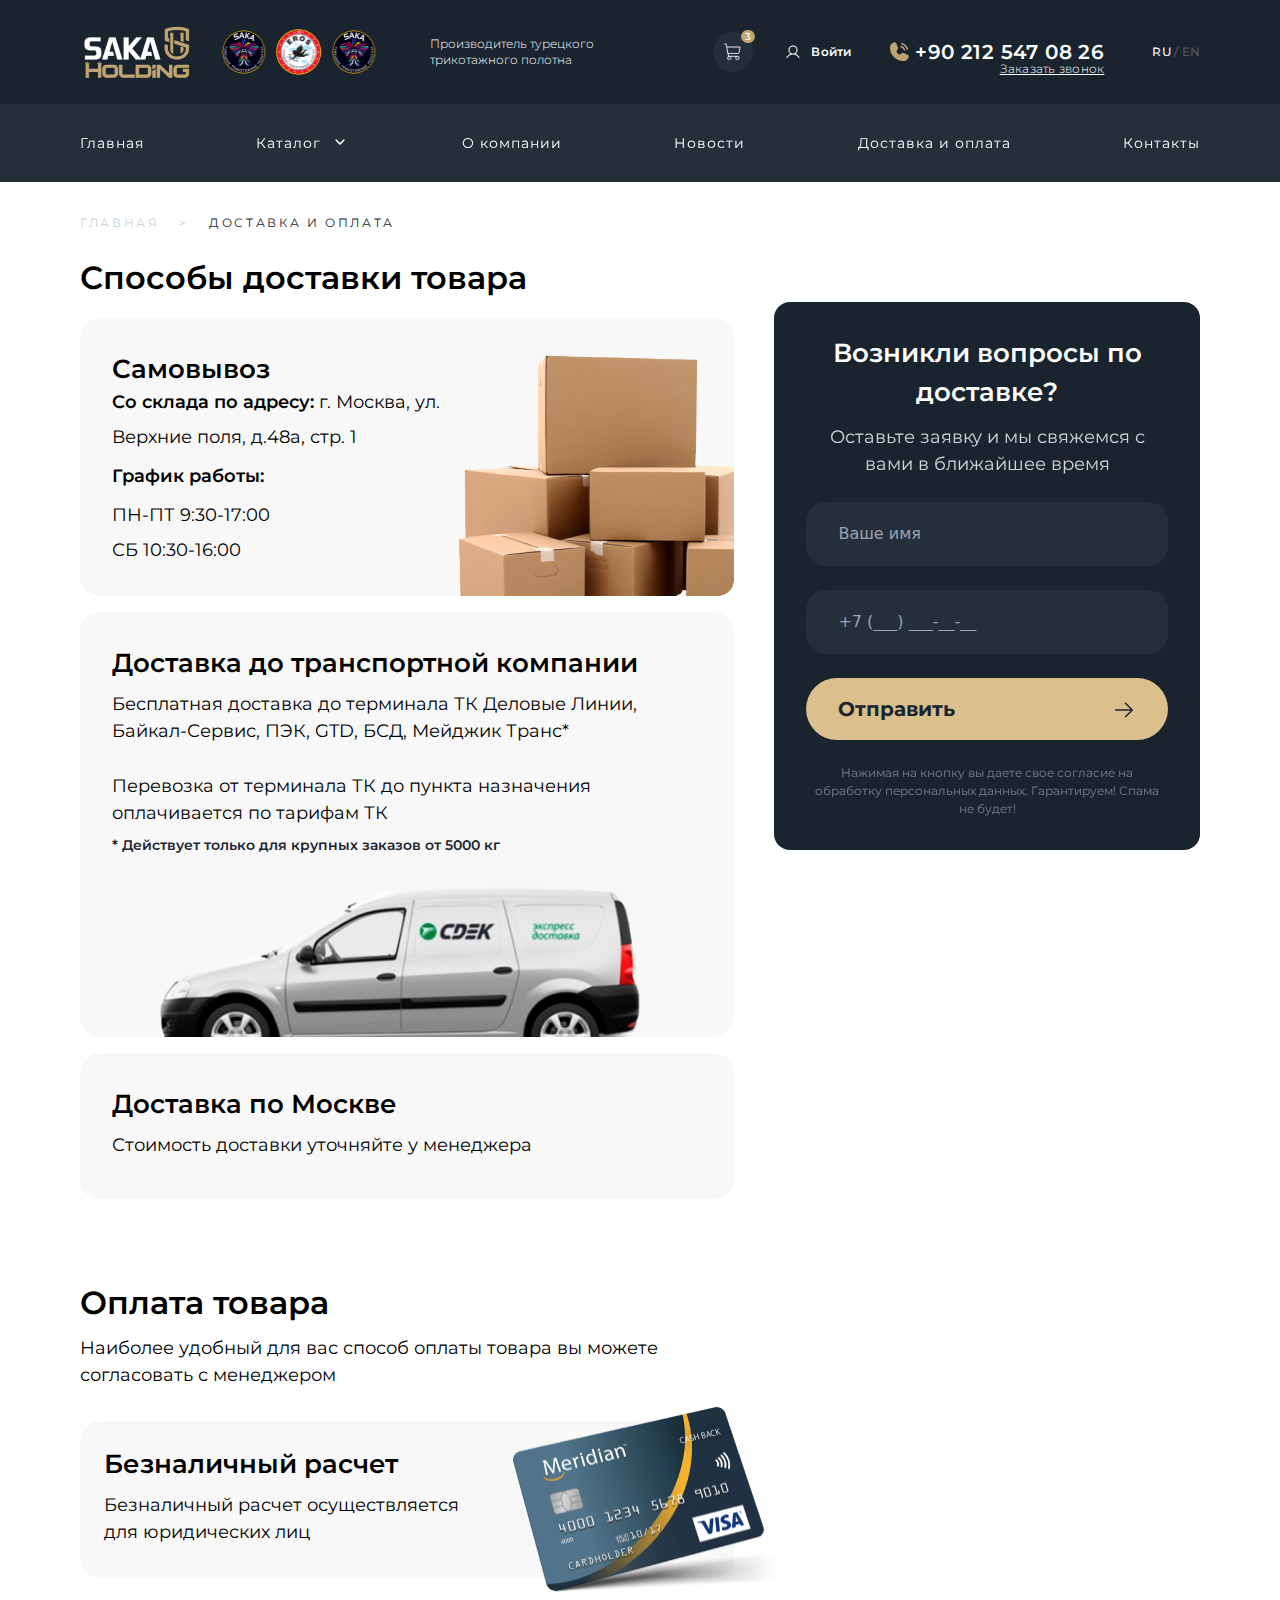
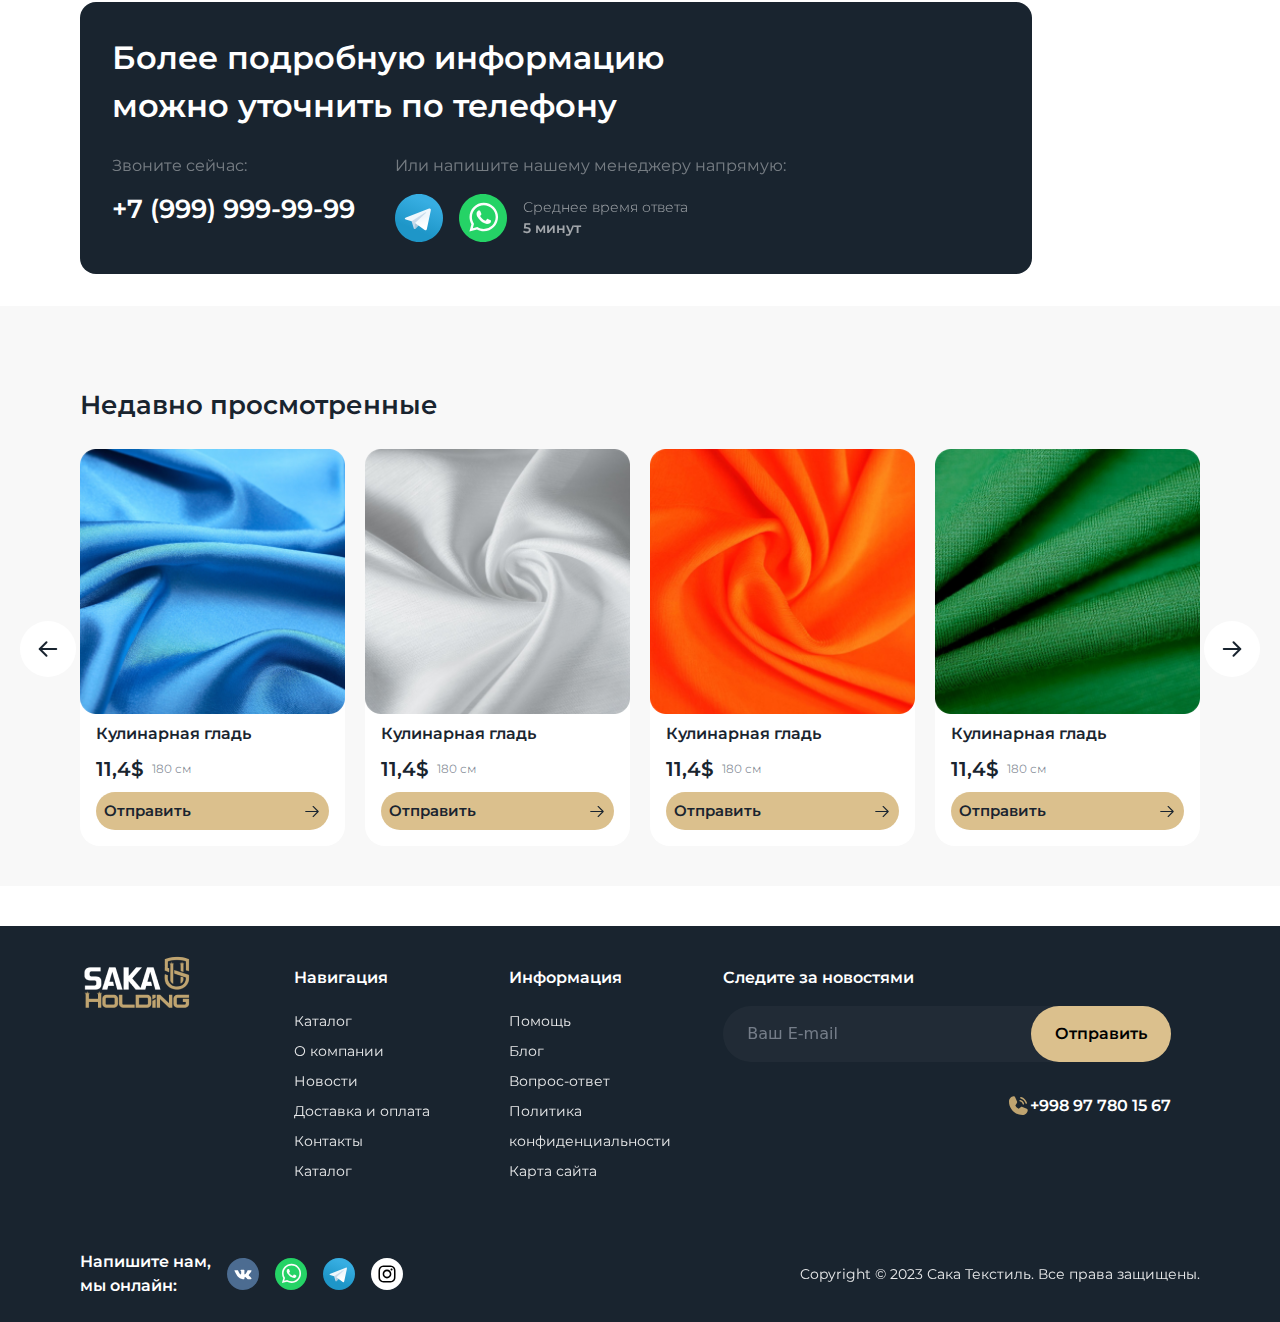
<file: paymet-delivery.html>
<!DOCTYPE html>
<html lang="en">
<head>
    <meta charset="UTF-8">
    <meta http-equiv="X-UA-Compatible" content="IE=edge">
    <meta name="viewport" content="width=device-width, initial-scale=1.0">
    <title>Document</title>
    <link rel="stylesheet" href="./project/css/style.css">
      <link rel="stylesheet" href="./project/plugins/swiper/swiper-bundle.min.css">
      <link rel="stylesheet" href="./project/plugins/icons/remixicon.css">
      <script src="./project/plugins/tailwind/tailwind.js"></script>
      <script src="./project/plugins/tailwind/tailwind.config.js"></script>
</head>
<body>
    
    <div class="wrapper">
      <!-- navbar -->
      <nav class="relative z-10">
        <div class="bg-currentBlue py-5 ">
        <div class="container">
          <div class="flex justify-between items-center text-white">
            <div class="flex items-center gap-4 sm:gap-5">
                <a href="#" title="Logo" class="w-[70px] h-9 xs:w-[86px] xs:h-[46px] sm:w-[120px] sm:h-[64px] block"><img src="./project/images/Navbar/Saka logo.png" alt="Logo" class="w-full h-full shrink-0"></a>
                <div class="flex gap-[7px] items-center">
                  <a href="#" title="Saka" class="w-[34px] h-[34px] sm:w-[48px] sm:h-[48px] block"><img src="./project/images/Navbar/Saka circle logo (3).png" alt="Saka" class="w-full h-full shrink-0"></a>
                  <a href="#" title="Eros" class="w-[34px] h-[34px] sm:w-[48px] sm:h-[48px] block"><img src="./project/images/Navbar/Saka circle logo (2).png" alt="Eros" class="w-full h-full shrink-0"></a>
                  <a href="#" title="Tor Tex" class="w-[34px] h-[34px] sm:w-[48px] sm:h-[48px] block"><img src="./project/images/Navbar/Saka circle logo (3).png" alt="Tor Tex" class="w-full h-full shrink-0"></a>
                </div>
                <p class="montserrat-light text-xs hidden lg:block max-w-[200px] xl:ml-8 ">Производитель турецкого трикотажного полотна</p>
            </div>
            <div class="items-center hidden lg:flex">
                <a href="#" title="Cart" class="w-10 h-10 rounded-full flex justify-center items-center bg-[#FFFFFF0D] relative cursor-pointer">
                  <img src="./project/images/Navbar/ShoppingCart.png" alt="Shopping Cart" class="w-5 h-5 shrink-0 text-white">
                  <div class="px-1 rounded-full bg-[#BFA470] text-[10px] shrink-0 montserrat-medium leading-13 tracking-[.2px] absolute -top-[2px] -right-[2px]">3</div>
                </a>
                <a href="#" class="flex items-center gap-2.5 mx-7 xl:mr-9 xl:ml-8">
                  <img src="./project/images/Navbar/User.png" alt="User Icon" class="w-4 h-4 shrink-0">
                  <span class="text-xs montserrat-semibold leading-13 tracking-[.24px]">Войти</span>
                </a>
                <div class="relative mr-6 xl:mr-[48px]">
                  <a href="tel:902125470826" class="flex items-center ">
                      <img src="./project/images/Navbar/PhoneCall.png" alt="Phone Call" class="w-6 h-6 shrink-0 mr-1">
                      <span class="text-xl montserrat-semibold leading-13 tracking-[.4px]">+90 212 547 08 26</span>
                  </a>
                  <a href="#" class="text-xs montserrat-light underline leading-13 tracking-[.24px] shrink-0 absolute right-0 -bottom-3">Заказать звонок</a>
                </div>
                <div class="text-xs montserrat-medium leading-13 tracking-[.24px] text-[#ffffff40]">
                  <span class="text-white">RU </span>/
                  <span class="">EN</span>
                </div>
            </div>
            <div title="Menu" class=" w-8 h-8 lg:hidden block cursor-pointer" id="burger-btn"><img src="./project/images/Navbar/Burger nav.png" alt="Menu" class="w-full h-full shrink-0"></div>
          </div>
        </div>
        </div>
        <div class="bg-lightBlue py-6 opacity-95 hidden lg:block ">
          <div class="container">
            <div class="flex justify-between items-center text-white ">
                <a href="./index.html" class="montserrat-normal text-sm leading-13 tracking-[0.98px] opacity-100">Главная</a>
                <div class="flex gap-2.5 items-center">
                  <a href="./catalog.html" class="montserrat-normal text-sm leading-13 tracking-[0.98px] opacity-100">Каталог</a>
                  <button class="" id="nav-dropdown">
                      <i class="ri-arrow-down-s-line text-lg open-dropdown"></i>
                      <i class="ri-arrow-up-s-line text-lg close-dropdown hide-dropdown"></i></button>
                </div>
                <a href="./About-us.html" class="montserrat-normal text-sm leading-13 tracking-[0.98px] opacity-100">О компании</a>
                <a href="./news.html" class="montserrat-normal text-sm leading-13 tracking-[0.98px] opacity-100">Новости</a>
                <a href="./paymet-delivery.html" class="montserrat-normal text-sm leading-13 tracking-[0.98px] opacity-100">Доставка и оплата</a>
                <a href="./contact.html" class="montserrat-normal text-sm leading-13 tracking-[0.98px] opacity-100">Контакты</a>
            </div>
          </div>
        </div>
        <div class="absolute w-[250px] left-[14%] top-[190px] hide-dropdown shadow-3xl z-[5]" id="dropdown-content">
          <div class=" p-4 bg-currentBlue text-white rounded-lg  flex flex-col gap-5 border-4 border-[#091f3299] ">
            <a href="#" class="montserrat-normal text-sm leading-13 tracking-[0.98px] opacity-100">Links</a>
            <a href="#" class="montserrat-normal text-sm leading-13 tracking-[0.98px] opacity-100">Links</a>
            <a href="#" class="montserrat-normal text-sm leading-13 tracking-[0.98px] opacity-100">Links</a>
          </div>
        </div>
        <div class="w-full h-screen fixed top-0 right-0 bg-[#19242fcc] hidden z-10" id="nav-banner"></div>
        <div class="w-full min-[360px]:w-[340px] bg-currentBlue lg:hidden text-white h-screen overflow-y-scroll fixed top-0 right-[-350px] z-20 duration-500" id="nav-menu">
          <div class="p-4 xs:p-6">
            <div class="flex justify-between items-center mb-3.5">
                <a href="./index.html" title="Logo Saka"><img src="./project/images/Navbar/Saka logo.png" alt="Logo Saka" class="w-[120px] h-[64px] shrink-0 object-contain"></a>
                <button class="text-white text-3xl xs:text-4xl sm:text-5xl" id="close-btn"><i class="ri-close-line"></i></button>
            </div>
            <div class="flex items-center gap-1 mb-3.5">
                <a href="#"><img src="./project/images/Navbar/Saka circle logo (3).png" alt="Saka Logo" class="w-[28px] h-[28px] shrink-0 object-contain"></a>
                <a href="#"><img src="./project/images/Navbar/Saka circle logo (2).png" alt="Eros Logo" class="w-[28px] h-[28px] shrink-0 object-contain"></a>
                <a href="#"><img src="./project/images/Navbar/Saka circle logo (1).png" alt="Tor Tex Logo" class="w-[28px] h-[28px] shrink-0 object-contain"></a>
            </div>
            <div class="flex justify-between items-end mb-[66px]">
                <p class="montserrat-light leading-13 text-[10px] tracking-[0.2px] max-w-[150px]">Производитель турецкого трикотажного полотна</p>
                <div class="text-xs montserrat-medium leading-13 tracking-[.24px] text-[#ffffff40]">
                  <span class="text-white">RU </span>/
                  <span class="">EN</span>
                </div>
            </div>
            <ul class="flex flex-col gap-[28px] mb-[50px]">
                <li>
                  <a href="./index.html" class="montserrat-normal leading-13 tracking-[1.12px]">Главная</a>
                </li>
                <li class="">
                  <div class="flex items-center gap-1.5">
                      <a href="./catalog.html" class="montserrat-normal leading-13 tracking-[1.12px]">Каталог</a>
                      <button class="flex" id="accordion-btn">
                        <i class="ri-arrow-down-s-line text-xl" id="open-accordion"></i>
                        <i class="ri-arrow-up-s-line text-xl hide-dropdown" id="close-accordion"></i>
                      </button>
                  </div>
                  <div class="flex flex-col h-0 overflow-hidden duration-500 gap-2 mx-4" id="accordion-content">
                      <a href="#" class="montserrat-normal text-sm leading-13 tracking-[0.98px] opacity-100">Links</a>
                      <a href="#" class="montserrat-normal text-sm leading-13 tracking-[0.98px] opacity-100">Links</a>
                      <a href="#" class="montserrat-normal text-sm leading-13 tracking-[0.98px] opacity-100">Links</a>
                  </div>
                </li>
                <li>
                  <a href="./About-us.html" class="montserrat-normal leading-13 tracking-[1.12px]">О компании</a>
                </li>
                <li>
                  <a href="./news.html" class="montserrat-normal leading-13 tracking-[1.12px]">Новости</a>
                </li>
                <li>
                  <a href="./paymet-delivery.html" class="montserrat-normal leading-13 tracking-[1.12px]">Доставка и оплата</a>
                </li>
                <li>
                  <a href="./contact.html" class="montserrat-normal leading-13 tracking-[1.12px]">Контакты</a>
                </li>
            </ul>
            <div>
                <a href="tel:+90 212 547 08 26" class="mb-1 flex items-center">
                  <img src="./project/images/Navbar/PhoneCall.png" alt="PhoneCall Icon" class="w-6 h-6 shrink-0 mr-1">
                  <span class="text-xl montserrat-semibold leading-13 tracking-[.4px]">+90 212 547 08 26</span>
                </a>
                <a href="#" class="montserrat-light text-xs underline leading-13 tracking-[.24px] mt-[-2px] block">Заказать звонок</a>
            </div>
            <div class="flex items-center gap-8 mt-6">
                <a href="#" title="Cart" class="w-10 h-10 rounded-full flex justify-center items-center bg-[#FFFFFF0D] relative">
                  <img src="./project/images/Navbar/ShoppingCart.png" alt="Shopping Cart" class="w-5 h-5 shrink-0 text-white">
                  <div class="px-1 rounded-full bg-[#BFA470] text-[10px] shrink-0 montserrat-medium leading-13 tracking-[.2px] absolute -top-[2px] -right-[2px]">3</div>
                </a>
                <a href="#" class="flex items-center gap-2.5 ">
                  <img src="./project/images/Navbar/User.png" alt="User Icon" class="w-4 h-4 shrink-0">
                  <span class="text-xs montserrat-semibold leading-13 tracking-[.24px]">Войти</span>
                </a>
            </div>
          </div>
          <div class="bg-gold py-3 px-8 montserrat-bold text-currentBlue text-sm leading-13 tracking-[.98px]">АКЦИИ</div>
          <div class="px-6 xs:px-8 py-[30px] flex flex-col gap-[18px]">
            <a href="#" class="flex items-center gap-2.5">
                <img src="./project/images/Navbar/cloth Icon (1).png" alt="Cloth" class="w-6 h-6 shrink-0">
                <span class="text-[10px] montserrat-semibold leading-13 tracking-[.7px]">Кулинарная гладь</span>
            </a>
            <a href="#" class="flex items-center gap-2.5">
                <img src="./project/images/Navbar/cloth Icon (2).png" alt="Cloth" class="w-6 h-6 shrink-0">
                <span class="text-[10px] montserrat-semibold leading-13 tracking-[.7px]">Футер</span>
            </a>
            <a href="#" class="flex items-center gap-2.5">
                <img src="./project/images/Navbar/cloth Icon (9).png" alt="Cloth" class="w-6 h-6 shrink-0">
                <span class="text-[10px] montserrat-semibold leading-13 tracking-[.7px]">Кашкорсе, рибана</span>
            </a>
            <a href="#" class="flex items-center gap-2.5">
                <img src="./project/images/Navbar/cloth Icon (3).png" alt="Cloth" class="w-6 h-6 shrink-0">
                <span class="text-[10px] montserrat-semibold leading-13 tracking-[.7px]">Пике</span>
            </a>
            <a href="#" class="flex items-center gap-2.5">
                <img src="./project/images/Navbar/cloth Icon (4).png" alt="Cloth" class="w-6 h-6 shrink-0">
                <span class="text-[10px] montserrat-semibold leading-13 tracking-[.7px]">Интерлок</span>
            </a>
            <a href="#" class="flex items-center gap-2.5">
                <img src="./project/images/Navbar/cloth Icon (5).png" alt="Cloth" class="w-6 h-6 shrink-0">
                <span class="text-[10px] montserrat-semibold leading-13 tracking-[.7px]">Капитоний</span>
            </a>
            <a href="#" class="flex items-center gap-2.5">
                <img src="./project/images/Navbar/cloth Icon (6).png" alt="Cloth" class="w-6 h-6 shrink-0">
                <span class="text-[10px] montserrat-semibold leading-13 tracking-[.7px]">Селаник</span>
            </a>
            <a href="#" class="flex items-center gap-2.5">
                <img src="./project/images/Navbar/cloth Icon (7).png" alt="Cloth" class="w-6 h-6 shrink-0">
                <span class="text-[10px] montserrat-semibold leading-13 tracking-[.7px]">Велюр</span>
            </a>
            <a href="#" class="flex items-center gap-2.5">
                <img src="./project/images/Navbar/cloth Icon (8).png" alt="Cloth" class="w-6 h-6 shrink-0">
                <span class="text-[10px] montserrat-semibold leading-13 tracking-[.7px]">Вискоза</span>
            </a>
          </div>
        </div>
      </nav>
      <!-- navbar -->
      <section class="py-8">
        <div class="container">
          <div class="Breadcrumb montserrat-normal leading-[151.4%] tracking-[2.64px] text-xs uppercase flex flex-wrap gap-x-5 gap-y-1 text-[#18272e40]">
            <a href="./index.html">ГЛАВНАЯ</a>
            <span>></span>
            <a href="./paymet-delivery.html" class="text-currentBlue">ДОСТАВКА И ОПЛАТА</a>
         </div>
         <p class="text-[32px] mt-[22px] montserrat-semibold">
          Способы доставки товара  
        </p>
        <div class="lg:flex justify-between gap-10 w-full">
          <div class="w-full lg:w-[65%]">
            <div class="w-full p-4 my-4 h-[520px] sm:h-auto sm:p-6 md:p-8 relative rounded-[20px] bg-currentGray">
              <p class="text-[26px]  montserrat-semibold">
                Самовывоз
              </p>
              <p class="montserrat-normal text-[18px]"><span class="montserrat-semibold text-[18px]">Со склада по адресу: </span>г. Москва, ул.</p>
              <p class="montserrat-normal py-2 text-[18px]">Верхние поля, д.48а, стр. 1</p>
              <p class="montserrat-semibold py-1 text-[18px]">График работы:</p>
              <p class="montserrat-normal py-2 text-[18px]">ПН-ПТ 9:30-17:00</p>
              <p class="montserrat-normal text-[18px]">СБ 10:30-16:00</p>
              <div class="hidden sm:block">
                <img class="absolute bottom-0 w-[380px] h-[278px]  end-0" src="./project/images/paymet-delivery-box.png" alt="">
              </div>
              <div class="block  sm:hidden ">
                <img class="absolute bottom-0 h-[278px] w-[300px] lg:h-full end-0" src="./project/images/paymet-box-2.png" alt="">
              </div>
            </div>
            <div class="pt-4 px-4 sm:px-6 pt-6 md:px-8 pt-8 w-full rounded-[20px] bg-currentGray">
              <p class="text-[26px]  montserrat-semibold">
                Доставка до транспортной компании
              </p>
              <p class="montserrat-normal py-2 text-[18px]">Бесплатная доставка до терминала ТК Деловые Линии, Байкал-Сервис, ПЭК, GTD, БСД, Мейджик Транс*</p>
              <p class="montserrat-normal mt-3 py-2 text-[18px]">Перевозка от терминала ТК до пункта назначения оплачивается по тарифам ТК</p>
              <p class="montserrat-semibold text-[14px] text-currentBlue">* Действует только для крупных заказов от 5000 кг</p>
              <div class="flex items-center mt-[-80px] xs:mt-[-100px] sm:mt-[-170px] img-car justify-center">
                <img class="inline-block" src="./project/images/paymet-delivery-car.png" alt="">
              </div>
            </div>
            <div class="p-4 p-4 sm:p-6 p-6 md:p-8 mt-4 p-8 w-full rounded-[20px] bg-currentGray">
              <p class="text-[26px]  montserrat-semibold">
                Доставка по Москве
              </p>
              <p class="montserrat-normal py-2 text-[18px]">Стоимость доставки уточняйте у менеджера</p>
              
            </div>
            <div class="mt-[80px]">
              <p class="text-[2p] sm:text-[32px]  montserrat-semibold">
                Оплата товара
              </p>
              <p class="montserrat-normal py-2 text-[18px]">Наиболее удобный для вас способ оплаты товара вы можете согласовать с менеджером</p>
              
            </div>
            <div class="w-full p-4 my-6 h-full sm:h-auto sm:p-6 relative rounded-[20px] bg-currentGray">
              <p class="text-[26px]  montserrat-semibold">
                Безналичный расчет
              </p>
              <p class="montserrat-normal sm:w-[60%] py-2 text-[18px]">Безналичный расчет осуществляется для юридических лиц</p>
              <div class="hidden sm:block">
                <img class="absolute top-[-20px] W-[191px] h-[183px] lg:w-[317px]  lg:h-[210px] end-[-60px]" src="./project/images/paymet-delivery-card.png" alt="">
              </div>
              <div class="flex justify-center   sm:hidden ">
                <img class="  sm:h-[248px] w-[300px] " src="./project/images/paymet-delivery-card.png" alt="">
              </div>
            </div>
          </div>
          <div class="bg-currentBlue mt-10 lg:mt-0 rounded-[16px] h-full w-full lg:w-[38%] p-6 sm:p-8">
                  <div class="flex justify-center">
                    <p class=" sm:w-[700px] text-[20px] sm:text-[26px] text-white text-center montserrat-semibold">Возникли вопросы по доставке?</p>
                  </div>
                  <p class="montserrat-normal mt-3 tracking-[151.4%] text-white opacity-[0.8] sm:text-[18px] text-center  ">Оставьте заявку и мы свяжемся с вами в ближайшее время</p>
                
                  <form class="gap-6 w-full  mt-6 block">
                    <div>
                      <input type="text" placeholder="Ваше имя" class="py-4 px-7 sm:py-5 sm:px-8 mt-4 lg:mt-0 rounded-[20px] w-full  text-white input-bg">
                    </div>
                    <div class=" my-6">
                      <input type="text" placeholder="+7 (___) ___-__-__" class="py-4 px-7 sm:py-5 sm:px-8 my-6 lg:my-0 rounded-[20px] w-full  text-white input-bg">
                    </div>
                    <div>
                      <button class="py-4 px-8 rounded-full w-full my-6 lg:my-0  bg-gold flex items-cneter justify-between text-currentBlue montserrat-bold">
                        <p class="md:text-[20px]">Отправить</p>
                        <div class="mt-1 text-currentBlue montserrat-bold">
                            <svg xmlns="http://www.w3.org/2000/svg" width="24" height="24" viewBox="0 0 24 24" fill="none">
                            <path d="M12.9696 19.2803C12.829 19.1397 12.75 18.9489 12.75 18.75C12.75 18.5511 12.829 18.3604 12.9696 18.2197L18.4394 12.75H3.75C3.55109 12.75 3.36032 12.671 3.21967 12.5303C3.07902 12.3897 3 12.1989 3 12C3 11.8011 3.07902 11.6103 3.21967 11.4697C3.36032 11.329 3.55109 11.25 3.75 11.25H18.4394L12.9696 5.78034C12.9 5.71069 12.8447 5.628 12.8071 5.53701C12.7694 5.44601 12.75 5.34848 12.75 5.24998C12.75 5.15149 12.7694 5.05396 12.8071 4.96297C12.8448 4.87197 12.9 4.78929 12.9697 4.71965C13.0393 4.65001 13.122 4.59477 13.213 4.55708C13.304 4.51939 13.4015 4.5 13.5 4.5C13.5985 4.5 13.6961 4.51941 13.787 4.5571C13.878 4.5948 13.9607 4.65005 14.0304 4.7197L20.7804 11.4697C20.7828 11.4721 20.7848 11.4748 20.7872 11.4773C20.802 11.4925 20.8164 11.5081 20.8299 11.5245C20.8374 11.5336 20.844 11.5434 20.851 11.5528C20.8586 11.5629 20.8665 11.5729 20.8736 11.5835C20.8809 11.5944 20.8873 11.6057 20.8939 11.617C20.8998 11.6268 20.9059 11.6363 20.9114 11.6464C20.9174 11.6577 20.9225 11.6693 20.9279 11.6808C20.933 11.6915 20.9383 11.7021 20.9429 11.713C20.9475 11.7241 20.9512 11.7354 20.9552 11.7467C20.9594 11.7585 20.964 11.7702 20.9676 11.7823C20.971 11.7935 20.9735 11.8049 20.9764 11.8163C20.9795 11.8286 20.983 11.8409 20.9855 11.8535C20.9881 11.8666 20.9896 11.8798 20.9915 11.8929C20.9931 11.904 20.9952 11.9148 20.9963 11.926C20.9987 11.9506 21 11.9753 21 12C21 12.0247 20.9987 12.0494 20.9963 12.074C20.9952 12.0852 20.9931 12.0961 20.9915 12.1071C20.9896 12.1203 20.9881 12.1335 20.9855 12.1465C20.983 12.1591 20.9795 12.1714 20.9764 12.1838C20.9735 12.1951 20.971 12.2065 20.9676 12.2177C20.964 12.2298 20.9594 12.2415 20.9552 12.2533C20.9512 12.2646 20.9475 12.276 20.9429 12.287C20.9383 12.298 20.933 12.3085 20.9279 12.3192C20.9225 12.3307 20.9174 12.3423 20.9114 12.3536C20.9059 12.3637 20.8998 12.3733 20.8939 12.3831C20.8873 12.3943 20.8809 12.4056 20.8736 12.4165C20.8665 12.4271 20.8586 12.4371 20.851 12.4473C20.844 12.4567 20.8374 12.4664 20.8299 12.4755C20.8162 12.4923 20.8016 12.5081 20.7865 12.5236C20.7843 12.5258 20.7825 12.5282 20.7804 12.5303L14.0304 19.2803C13.9607 19.35 13.878 19.4052 13.787 19.4429C13.696 19.4806 13.5985 19.5 13.5 19.5C13.4015 19.5 13.304 19.4806 13.213 19.4429C13.122 19.4052 13.0393 19.35 12.9696 19.2803Z" fill="#19242F"/>
                            </svg>
                        </div>
                        
                      </button>
                    </div>
                  </form>

                  <p class="montserrat-normal mt-6 tracking-[151.4%] text-[12px] text-white opacity-[0.4] text-center  lg:block hidden">Нажимая на кнопку вы даете свое согласие на обработку персональных данных. Гарантируем! Спама не будет!</p>

          </div>
          
        </div>
        <div class="bg-currentBlue mt-10 lg:mt-0 rounded-[16px] h-full w-full lg:w-[85%] p-6 sm:p-8">
          
            <p class=" text-[20px] w-full lg:w-[75%] lg:text-[32px] text-white montserrat-semibold">Более подробную информацию можно уточнить по телефону</p>
            <div class="mt-10 lg:mt-0 lg:flex gap-10">
              <div>
                <p class="montserrat-normal mt-6 tracking-[151.4%] text-[16px] text-white opacity-[0.4]  ">Звоните сейчас:</p>          
              <a href="tel:+7 (999) 999-99-99" class="montserrat-semibold mt-3 tracking-[151.4%] text-white inline-block mt-3 text-[22px] sm:text-[26px] ">+7 (999) 999-99-99</a>
              </div>
              <div>
                <p class="montserrat-normal mt-6 tracking-[151.4%] text-[16px] text-white opacity-[0.4]">Или напишите нашему менеджеру напрямую:</p>          
             
               <div class="flex items-center mt-4 gap-4">
               <a href="#">
                 <svg xmlns="http://www.w3.org/2000/svg" width="48" height="48" viewBox="0 0 48 48" fill="none">
                   <path d="M24 48C37.2548 48 48 37.2548 48 24C48 10.7452 37.2548 0 24 0C10.7452 0 0 10.7452 0 24C0 37.2548 10.7452 48 24 48Z" fill="url(#paint0_linear_97_1696)"/>
                   <path d="M19.6004 35C18.8229 35 18.955 34.7064 18.6868 33.9661L16.4004 26.4412L34.0004 16" fill="#C8DAEA"/>
                   <path d="M19.5996 34.9999C20.1996 34.9999 20.4647 34.7255 20.7996 34.3999L23.9996 31.2883L20.008 28.8813" fill="#A9C9DD"/>
                   <path d="M20.0084 28.882L29.6804 36.0278C30.7841 36.6368 31.5807 36.3215 31.8556 35.0031L35.7926 16.4505C36.1957 14.8344 35.1766 14.1015 34.1207 14.5808L11.0027 23.495C9.42473 24.128 9.43393 25.0084 10.7151 25.4006L16.6477 27.2523L30.3823 18.5873C31.0307 18.1941 31.6258 18.4055 31.1373 18.839" fill="url(#paint1_linear_97_1696)"/>
                   <defs>
                   <linearGradient id="paint0_linear_97_1696" x1="18.0024" y1="2.0016" x2="6.0024" y2="30" gradientUnits="userSpaceOnUse">
                   <stop stop-color="#37AEE2"/>
                   <stop offset="1" stop-color="#1E96C8"/>
                   </linearGradient>
                   <linearGradient id="paint1_linear_97_1696" x1="20.996" y1="25.4742" x2="23.5604" y2="33.7692" gradientUnits="userSpaceOnUse">
                   <stop stop-color="#EFF7FC"/>
                   <stop offset="1" stop-color="white"/>
                   </linearGradient>
                   </defs>
                   </svg>
               </a>
               <a href="#">
                <svg xmlns="http://www.w3.org/2000/svg" width="48" height="48" viewBox="0 0 48 48" fill="none">
                  <path d="M24 48C37.2548 48 48 37.2548 48 24C48 10.7452 37.2548 0 24 0C10.7452 0 0 10.7452 0 24C0 37.2548 10.7452 48 24 48Z" fill="#25D366"/>
                  <path fill-rule="evenodd" clip-rule="evenodd" d="M24.7915 37.3526H24.7856C22.3971 37.3517 20.0502 36.7525 17.9657 35.6155L10.4004 37.6L12.425 30.2049C11.1761 28.0406 10.519 25.5855 10.52 23.0703C10.5232 15.2017 16.9252 8.80005 24.7913 8.80005C28.609 8.8017 32.1922 10.2879 34.8866 12.9855C37.581 15.6829 39.064 19.2684 39.0625 23.0816C39.0594 30.9483 32.6599 37.3494 24.7915 37.3526ZM18.3163 33.0319L18.7494 33.289C20.5706 34.3697 22.6582 34.9416 24.7867 34.9424H24.7915C31.3292 34.9424 36.6503 29.6212 36.6529 23.0807C36.6542 19.9113 35.4215 16.9311 33.1821 14.689C30.9426 12.4469 27.9644 11.2116 24.7961 11.2105C18.2533 11.2105 12.9322 16.5312 12.9296 23.0711C12.9286 25.3124 13.5558 27.4952 14.7431 29.3837L15.0252 29.8325L13.8269 34.2096L18.3163 33.0319ZM31.4928 26.1541C31.7415 26.2743 31.9095 26.3555 31.9812 26.4752C32.0703 26.6239 32.0703 27.3378 31.7733 28.1709C31.476 29.0038 30.0514 29.764 29.3663 29.8664C28.752 29.9582 27.9745 29.9965 27.1203 29.7251C26.6024 29.5608 25.9383 29.3414 25.0875 28.9739C21.7446 27.5305 19.4854 24.2904 19.0584 23.6781C19.0285 23.6352 19.0076 23.6052 18.9959 23.5896L18.9931 23.5858C18.8044 23.334 17.5399 21.6469 17.5399 19.9008C17.5399 18.2583 18.3467 17.3974 18.7181 17.0011C18.7436 16.9739 18.767 16.9489 18.7879 16.9261C19.1148 16.5691 19.5011 16.4798 19.7388 16.4798C19.9765 16.4798 20.2145 16.482 20.4223 16.4924C20.4479 16.4937 20.4746 16.4936 20.5021 16.4934C20.7099 16.4922 20.969 16.4907 21.2246 17.1046C21.3229 17.3408 21.4668 17.6911 21.6185 18.0605C21.9253 18.8075 22.2643 19.6328 22.324 19.7523C22.4132 19.9308 22.4726 20.1389 22.3537 20.377C22.3359 20.4127 22.3194 20.4464 22.3036 20.4786C22.2143 20.6608 22.1487 20.7949 21.9971 20.9718C21.9376 21.0414 21.876 21.1164 21.8144 21.1914C21.6917 21.3408 21.5691 21.4902 21.4622 21.5966C21.2837 21.7744 21.0979 21.9673 21.3059 22.3243C21.5139 22.6813 22.2296 23.849 23.2896 24.7945C24.4292 25.8109 25.4196 26.2405 25.9216 26.4583C26.0196 26.5008 26.099 26.5353 26.1573 26.5644C26.5137 26.743 26.7217 26.7131 26.9298 26.4752C27.1378 26.2372 27.8212 25.4339 28.0588 25.077C28.2965 24.7201 28.5343 24.7796 28.8611 24.8985C29.1881 25.0176 30.9412 25.8802 31.2978 26.0586C31.3674 26.0935 31.4325 26.125 31.4928 26.1541Z" fill="#FDFDFD"/>
                  </svg>
               </a>
               <p class="montserrat-light text-[14px] pp text-white opacity-[0.6]">Среднее время ответа  <span class="montserrat-semibold opacity-[1]">5 минут</span></p>          
             
             </div>  

            
              </div>
            </div>


        </div>

        </div>
      </section>
      <!-- index card footerdan oldingi -->
        <section class=" bg-[#F8F8F8] overflow-x-hidden py-10">
                    <div class="container ">
                      <div class="relative">
                        <p class="text-[26px] pt-10 pb-6 text-currentBlue montserrat-semibold">Недавно просмотренные</p>
                        <div class="">
                          <div class="swiper mySwiper-4 ">
                            <div class="swiper-wrapper">
        
                              <div class=" swiper-slide">
                                <div class=" px-6 sm:px-0">
                                  <div class="bg-white w-full rounded-[20px] ">
                                    <div class="w-full">
                                      <img class="h-full w-full" src="./project/images/index-oxirgidan bitta oldin.png" alt="">
                                    </div>
                                  <div class="px-4 pb-4">
                                    <p class="text-currentBlue mt-2 montserrat-semibold">Кулинарная гладь</p>
                                    <div class="flex items-center py-2 gap-2">
                                      <p class="text-currentBlue montserrat-semibold text-[20px]">11,4$</p>
                                      <p class="text-[12px] lightGray montserrat-normal ">180 см</p>
                                    </div>
                                    <button class=" py-2 px-2 text-[15px] rounded-full w-full my-6 lg:my-0  bg-gold flex items-cneter justify-between text-currentBlue montserrat-semibold">
                                    <div>Отправить</div>
                                    <div class="mt-[2px] text-currentBlue montserrat-bold">
                                      <svg xmlns="http://www.w3.org/2000/svg" width="18" height="19" viewBox="0 0 18 19" fill="none">
                                        <path d="M9.72723 14.9603C9.62177 14.8547 9.56253 14.7117 9.56253 14.5625C9.56253 14.4133 9.62177 14.2703 9.72723 14.1648L13.8295 10.0625H2.8125C2.66332 10.0625 2.52024 10.0033 2.41475 9.89776C2.30926 9.79227 2.25 9.6492 2.25 9.50001C2.25 9.35083 2.30926 9.20776 2.41475 9.10227C2.52024 8.99678 2.66332 8.93751 2.8125 8.93751H13.8295L9.72723 4.83525C9.67499 4.78302 9.63356 4.721 9.6053 4.65276C9.57703 4.58451 9.56248 4.51136 9.56249 4.43749C9.56249 4.36362 9.57704 4.29047 9.60532 4.22223C9.63359 4.15398 9.67502 4.09197 9.72726 4.03974C9.7795 3.98751 9.84151 3.94608 9.90976 3.91781C9.97801 3.88954 10.0512 3.875 10.125 3.875C10.1989 3.875 10.272 3.88956 10.3403 3.91783C10.4085 3.9461 10.4705 3.98754 10.5228 4.03977L15.5853 9.10227C15.5871 9.10409 15.5886 9.10612 15.5904 9.10797C15.6015 9.11937 15.6123 9.13108 15.6224 9.14337C15.6281 9.15024 15.633 9.15752 15.6383 9.16459C15.644 9.17221 15.6499 9.17969 15.6552 9.18762C15.6607 9.1958 15.6654 9.20431 15.6705 9.21272C15.6748 9.22007 15.6794 9.22724 15.6835 9.23483C15.688 9.24328 15.6919 9.252 15.6959 9.26061C15.6997 9.26865 15.7037 9.27654 15.7072 9.28475C15.7106 9.29306 15.7134 9.30157 15.7164 9.31002C15.7196 9.31888 15.723 9.32767 15.7257 9.33673C15.7283 9.34514 15.7301 9.35369 15.7323 9.3622C15.7346 9.37147 15.7372 9.38067 15.7391 9.39012C15.741 9.39994 15.7422 9.40983 15.7436 9.41968C15.7448 9.42799 15.7464 9.43612 15.7472 9.4445C15.749 9.46297 15.75 9.48147 15.75 9.50001C15.75 9.51855 15.749 9.53706 15.7472 9.55553C15.7464 9.56391 15.7448 9.57204 15.7436 9.58035C15.7422 9.5902 15.741 9.60009 15.7391 9.60991C15.7372 9.61935 15.7346 9.62855 15.7323 9.63782C15.7301 9.64634 15.7283 9.65489 15.7257 9.6633C15.723 9.67236 15.7196 9.68115 15.7164 9.69001C15.7134 9.69845 15.7106 9.70697 15.7072 9.71528C15.7037 9.72348 15.6997 9.73138 15.6959 9.73941C15.6919 9.74803 15.688 9.75675 15.6835 9.7652C15.6794 9.77278 15.6748 9.77996 15.6705 9.78731C15.6654 9.79572 15.6607 9.80423 15.6552 9.8124C15.6499 9.82033 15.644 9.82782 15.6383 9.83544C15.633 9.84251 15.6281 9.84979 15.6224 9.85666C15.6121 9.86919 15.6012 9.8811 15.5898 9.89271C15.5882 9.89432 15.5869 9.89614 15.5853 9.89775L10.5228 14.9603C10.4705 15.0125 10.4085 15.0539 10.3403 15.0822C10.272 15.1105 10.1989 15.125 10.125 15.125C10.0511 15.125 9.97798 15.1105 9.90972 15.0822C9.84147 15.0539 9.77946 15.0125 9.72723 14.9603Z" fill="#19242F"/>
                                        </svg>
                                    </div>
                                    </button>
                                  </div>
                                  </div>
                                </div>
                              </div>
                              <div class=" swiper-slide">
                                <div class=" px-6 sm:px-0">
                                  <div class="bg-white w-full rounded-[20px] ">
                                    <div class="w-full">
                                      <img class="h-full w-full" src="./project/images/index ohiridan bitta oldin-2.png" alt="">
                                    </div>
                                  <div class="px-4 pb-4">
                                    <p class="text-currentBlue mt-2 montserrat-semibold">Кулинарная гладь</p>
                                    <div class="flex items-center py-2 gap-2">
                                      <p class="text-currentBlue montserrat-semibold text-[20px]">11,4$</p>
                                      <p class="text-[12px] lightGray montserrat-normal ">180 см</p>
                                    </div>
                                    <button class=" py-2 px-2 text-[15px] rounded-full w-full my-6 lg:my-0  bg-gold flex items-cneter justify-between text-currentBlue montserrat-semibold">
                                    <div>Отправить</div>
                                    <div class="mt-[2px] text-currentBlue montserrat-bold">
                                      <svg xmlns="http://www.w3.org/2000/svg" width="18" height="19" viewBox="0 0 18 19" fill="none">
                                        <path d="M9.72723 14.9603C9.62177 14.8547 9.56253 14.7117 9.56253 14.5625C9.56253 14.4133 9.62177 14.2703 9.72723 14.1648L13.8295 10.0625H2.8125C2.66332 10.0625 2.52024 10.0033 2.41475 9.89776C2.30926 9.79227 2.25 9.6492 2.25 9.50001C2.25 9.35083 2.30926 9.20776 2.41475 9.10227C2.52024 8.99678 2.66332 8.93751 2.8125 8.93751H13.8295L9.72723 4.83525C9.67499 4.78302 9.63356 4.721 9.6053 4.65276C9.57703 4.58451 9.56248 4.51136 9.56249 4.43749C9.56249 4.36362 9.57704 4.29047 9.60532 4.22223C9.63359 4.15398 9.67502 4.09197 9.72726 4.03974C9.7795 3.98751 9.84151 3.94608 9.90976 3.91781C9.97801 3.88954 10.0512 3.875 10.125 3.875C10.1989 3.875 10.272 3.88956 10.3403 3.91783C10.4085 3.9461 10.4705 3.98754 10.5228 4.03977L15.5853 9.10227C15.5871 9.10409 15.5886 9.10612 15.5904 9.10797C15.6015 9.11937 15.6123 9.13108 15.6224 9.14337C15.6281 9.15024 15.633 9.15752 15.6383 9.16459C15.644 9.17221 15.6499 9.17969 15.6552 9.18762C15.6607 9.1958 15.6654 9.20431 15.6705 9.21272C15.6748 9.22007 15.6794 9.22724 15.6835 9.23483C15.688 9.24328 15.6919 9.252 15.6959 9.26061C15.6997 9.26865 15.7037 9.27654 15.7072 9.28475C15.7106 9.29306 15.7134 9.30157 15.7164 9.31002C15.7196 9.31888 15.723 9.32767 15.7257 9.33673C15.7283 9.34514 15.7301 9.35369 15.7323 9.3622C15.7346 9.37147 15.7372 9.38067 15.7391 9.39012C15.741 9.39994 15.7422 9.40983 15.7436 9.41968C15.7448 9.42799 15.7464 9.43612 15.7472 9.4445C15.749 9.46297 15.75 9.48147 15.75 9.50001C15.75 9.51855 15.749 9.53706 15.7472 9.55553C15.7464 9.56391 15.7448 9.57204 15.7436 9.58035C15.7422 9.5902 15.741 9.60009 15.7391 9.60991C15.7372 9.61935 15.7346 9.62855 15.7323 9.63782C15.7301 9.64634 15.7283 9.65489 15.7257 9.6633C15.723 9.67236 15.7196 9.68115 15.7164 9.69001C15.7134 9.69845 15.7106 9.70697 15.7072 9.71528C15.7037 9.72348 15.6997 9.73138 15.6959 9.73941C15.6919 9.74803 15.688 9.75675 15.6835 9.7652C15.6794 9.77278 15.6748 9.77996 15.6705 9.78731C15.6654 9.79572 15.6607 9.80423 15.6552 9.8124C15.6499 9.82033 15.644 9.82782 15.6383 9.83544C15.633 9.84251 15.6281 9.84979 15.6224 9.85666C15.6121 9.86919 15.6012 9.8811 15.5898 9.89271C15.5882 9.89432 15.5869 9.89614 15.5853 9.89775L10.5228 14.9603C10.4705 15.0125 10.4085 15.0539 10.3403 15.0822C10.272 15.1105 10.1989 15.125 10.125 15.125C10.0511 15.125 9.97798 15.1105 9.90972 15.0822C9.84147 15.0539 9.77946 15.0125 9.72723 14.9603Z" fill="#19242F"/>
                                        </svg>
                                    </div>
                                    </button>
                                  </div>
                                  </div>
                                </div>
                              </div>
                              <div class=" swiper-slide">
                                <div class=" px-6 sm:px-0">
                                  <div class="bg-white w-full rounded-[20px] ">
                                    <div class="w-full">
                                      <img class="h-full w-full" src="./project/images/index ohiridan bitta oldin-3.png" alt="">
                                    </div>
                                  <div class="px-4 pb-4">
                                    <p class="text-currentBlue mt-2 montserrat-semibold">Кулинарная гладь</p>
                                    <div class="flex items-center py-2 gap-2">
                                      <p class="text-currentBlue montserrat-semibold text-[20px]">11,4$</p>
                                      <p class="text-[12px] lightGray montserrat-normal ">180 см</p>
                                    </div>
                                    <button class=" py-2 px-2 text-[15px] rounded-full w-full my-6 lg:my-0  bg-gold flex items-cneter justify-between text-currentBlue montserrat-semibold">
                                    <div>Отправить</div>
                                    <div class="mt-[2px] text-currentBlue montserrat-bold">
                                      <svg xmlns="http://www.w3.org/2000/svg" width="18" height="19" viewBox="0 0 18 19" fill="none">
                                        <path d="M9.72723 14.9603C9.62177 14.8547 9.56253 14.7117 9.56253 14.5625C9.56253 14.4133 9.62177 14.2703 9.72723 14.1648L13.8295 10.0625H2.8125C2.66332 10.0625 2.52024 10.0033 2.41475 9.89776C2.30926 9.79227 2.25 9.6492 2.25 9.50001C2.25 9.35083 2.30926 9.20776 2.41475 9.10227C2.52024 8.99678 2.66332 8.93751 2.8125 8.93751H13.8295L9.72723 4.83525C9.67499 4.78302 9.63356 4.721 9.6053 4.65276C9.57703 4.58451 9.56248 4.51136 9.56249 4.43749C9.56249 4.36362 9.57704 4.29047 9.60532 4.22223C9.63359 4.15398 9.67502 4.09197 9.72726 4.03974C9.7795 3.98751 9.84151 3.94608 9.90976 3.91781C9.97801 3.88954 10.0512 3.875 10.125 3.875C10.1989 3.875 10.272 3.88956 10.3403 3.91783C10.4085 3.9461 10.4705 3.98754 10.5228 4.03977L15.5853 9.10227C15.5871 9.10409 15.5886 9.10612 15.5904 9.10797C15.6015 9.11937 15.6123 9.13108 15.6224 9.14337C15.6281 9.15024 15.633 9.15752 15.6383 9.16459C15.644 9.17221 15.6499 9.17969 15.6552 9.18762C15.6607 9.1958 15.6654 9.20431 15.6705 9.21272C15.6748 9.22007 15.6794 9.22724 15.6835 9.23483C15.688 9.24328 15.6919 9.252 15.6959 9.26061C15.6997 9.26865 15.7037 9.27654 15.7072 9.28475C15.7106 9.29306 15.7134 9.30157 15.7164 9.31002C15.7196 9.31888 15.723 9.32767 15.7257 9.33673C15.7283 9.34514 15.7301 9.35369 15.7323 9.3622C15.7346 9.37147 15.7372 9.38067 15.7391 9.39012C15.741 9.39994 15.7422 9.40983 15.7436 9.41968C15.7448 9.42799 15.7464 9.43612 15.7472 9.4445C15.749 9.46297 15.75 9.48147 15.75 9.50001C15.75 9.51855 15.749 9.53706 15.7472 9.55553C15.7464 9.56391 15.7448 9.57204 15.7436 9.58035C15.7422 9.5902 15.741 9.60009 15.7391 9.60991C15.7372 9.61935 15.7346 9.62855 15.7323 9.63782C15.7301 9.64634 15.7283 9.65489 15.7257 9.6633C15.723 9.67236 15.7196 9.68115 15.7164 9.69001C15.7134 9.69845 15.7106 9.70697 15.7072 9.71528C15.7037 9.72348 15.6997 9.73138 15.6959 9.73941C15.6919 9.74803 15.688 9.75675 15.6835 9.7652C15.6794 9.77278 15.6748 9.77996 15.6705 9.78731C15.6654 9.79572 15.6607 9.80423 15.6552 9.8124C15.6499 9.82033 15.644 9.82782 15.6383 9.83544C15.633 9.84251 15.6281 9.84979 15.6224 9.85666C15.6121 9.86919 15.6012 9.8811 15.5898 9.89271C15.5882 9.89432 15.5869 9.89614 15.5853 9.89775L10.5228 14.9603C10.4705 15.0125 10.4085 15.0539 10.3403 15.0822C10.272 15.1105 10.1989 15.125 10.125 15.125C10.0511 15.125 9.97798 15.1105 9.90972 15.0822C9.84147 15.0539 9.77946 15.0125 9.72723 14.9603Z" fill="#19242F"/>
                                        </svg>
                                    </div>
                                    </button>
                                  </div>
                                  </div>
                                </div>
                              </div>
                              <div class=" swiper-slide">
                                <div class=" px-6 sm:px-0">
                                  <div class="bg-white w-full rounded-[20px] ">
                                    <div class="w-full">
                                      <img class="h-full w-full" src="./project/images/index ohiridan bitta oldin-4.png" alt="">
                                    </div>
                                  <div class="px-4 pb-4">
                                    <p class="text-currentBlue mt-2 montserrat-semibold">Кулинарная гладь</p>
                                    <div class="flex items-center py-2 gap-2">
                                      <p class="text-currentBlue montserrat-semibold text-[20px]">11,4$</p>
                                      <p class="text-[12px] lightGray montserrat-normal ">180 см</p>
                                    </div>
                                    <button class=" py-2 px-2 text-[15px] rounded-full w-full my-6 lg:my-0  bg-gold flex items-cneter justify-between text-currentBlue montserrat-semibold">
                                    <div>Отправить</div>
                                    <div class="mt-[2px] text-currentBlue montserrat-bold">
                                      <svg xmlns="http://www.w3.org/2000/svg" width="18" height="19" viewBox="0 0 18 19" fill="none">
                                        <path d="M9.72723 14.9603C9.62177 14.8547 9.56253 14.7117 9.56253 14.5625C9.56253 14.4133 9.62177 14.2703 9.72723 14.1648L13.8295 10.0625H2.8125C2.66332 10.0625 2.52024 10.0033 2.41475 9.89776C2.30926 9.79227 2.25 9.6492 2.25 9.50001C2.25 9.35083 2.30926 9.20776 2.41475 9.10227C2.52024 8.99678 2.66332 8.93751 2.8125 8.93751H13.8295L9.72723 4.83525C9.67499 4.78302 9.63356 4.721 9.6053 4.65276C9.57703 4.58451 9.56248 4.51136 9.56249 4.43749C9.56249 4.36362 9.57704 4.29047 9.60532 4.22223C9.63359 4.15398 9.67502 4.09197 9.72726 4.03974C9.7795 3.98751 9.84151 3.94608 9.90976 3.91781C9.97801 3.88954 10.0512 3.875 10.125 3.875C10.1989 3.875 10.272 3.88956 10.3403 3.91783C10.4085 3.9461 10.4705 3.98754 10.5228 4.03977L15.5853 9.10227C15.5871 9.10409 15.5886 9.10612 15.5904 9.10797C15.6015 9.11937 15.6123 9.13108 15.6224 9.14337C15.6281 9.15024 15.633 9.15752 15.6383 9.16459C15.644 9.17221 15.6499 9.17969 15.6552 9.18762C15.6607 9.1958 15.6654 9.20431 15.6705 9.21272C15.6748 9.22007 15.6794 9.22724 15.6835 9.23483C15.688 9.24328 15.6919 9.252 15.6959 9.26061C15.6997 9.26865 15.7037 9.27654 15.7072 9.28475C15.7106 9.29306 15.7134 9.30157 15.7164 9.31002C15.7196 9.31888 15.723 9.32767 15.7257 9.33673C15.7283 9.34514 15.7301 9.35369 15.7323 9.3622C15.7346 9.37147 15.7372 9.38067 15.7391 9.39012C15.741 9.39994 15.7422 9.40983 15.7436 9.41968C15.7448 9.42799 15.7464 9.43612 15.7472 9.4445C15.749 9.46297 15.75 9.48147 15.75 9.50001C15.75 9.51855 15.749 9.53706 15.7472 9.55553C15.7464 9.56391 15.7448 9.57204 15.7436 9.58035C15.7422 9.5902 15.741 9.60009 15.7391 9.60991C15.7372 9.61935 15.7346 9.62855 15.7323 9.63782C15.7301 9.64634 15.7283 9.65489 15.7257 9.6633C15.723 9.67236 15.7196 9.68115 15.7164 9.69001C15.7134 9.69845 15.7106 9.70697 15.7072 9.71528C15.7037 9.72348 15.6997 9.73138 15.6959 9.73941C15.6919 9.74803 15.688 9.75675 15.6835 9.7652C15.6794 9.77278 15.6748 9.77996 15.6705 9.78731C15.6654 9.79572 15.6607 9.80423 15.6552 9.8124C15.6499 9.82033 15.644 9.82782 15.6383 9.83544C15.633 9.84251 15.6281 9.84979 15.6224 9.85666C15.6121 9.86919 15.6012 9.8811 15.5898 9.89271C15.5882 9.89432 15.5869 9.89614 15.5853 9.89775L10.5228 14.9603C10.4705 15.0125 10.4085 15.0539 10.3403 15.0822C10.272 15.1105 10.1989 15.125 10.125 15.125C10.0511 15.125 9.97798 15.1105 9.90972 15.0822C9.84147 15.0539 9.77946 15.0125 9.72723 14.9603Z" fill="#19242F"/>
                                        </svg>
                                    </div>
                                    </button>
                                  </div>
                                  </div>
                                </div>
                              </div>
                              <div class="  swiper-slide">
                                <div class=" px-6 sm:px-0">
                                  <div class="bg-white w-full rounded-[20px] ">
                                    <div class="w-full">
                                      <img class="h-full w-full" src="./project/images/index-oxirgidan bitta oldin.png" alt="">
                                    </div>
                                  <div class="px-4 pb-4">
                                    <p class="text-currentBlue mt-2 montserrat-semibold">Кулинарная гладь</p>
                                    <div class="flex items-center py-2 gap-2">
                                      <p class="text-currentBlue montserrat-semibold text-[20px]">11,4$</p>
                                      <p class="text-[12px] lightGray montserrat-normal ">180 см</p>
                                    </div>
                                    <button class=" py-2 px-2 text-[15px] rounded-full w-full my-6 lg:my-0  bg-gold flex items-cneter justify-between text-currentBlue montserrat-semibold">
                                    <div>Отправить</div>
                                    <div class="mt-[2px] text-currentBlue montserrat-bold">
                                      <svg xmlns="http://www.w3.org/2000/svg" width="18" height="19" viewBox="0 0 18 19" fill="none">
                                        <path d="M9.72723 14.9603C9.62177 14.8547 9.56253 14.7117 9.56253 14.5625C9.56253 14.4133 9.62177 14.2703 9.72723 14.1648L13.8295 10.0625H2.8125C2.66332 10.0625 2.52024 10.0033 2.41475 9.89776C2.30926 9.79227 2.25 9.6492 2.25 9.50001C2.25 9.35083 2.30926 9.20776 2.41475 9.10227C2.52024 8.99678 2.66332 8.93751 2.8125 8.93751H13.8295L9.72723 4.83525C9.67499 4.78302 9.63356 4.721 9.6053 4.65276C9.57703 4.58451 9.56248 4.51136 9.56249 4.43749C9.56249 4.36362 9.57704 4.29047 9.60532 4.22223C9.63359 4.15398 9.67502 4.09197 9.72726 4.03974C9.7795 3.98751 9.84151 3.94608 9.90976 3.91781C9.97801 3.88954 10.0512 3.875 10.125 3.875C10.1989 3.875 10.272 3.88956 10.3403 3.91783C10.4085 3.9461 10.4705 3.98754 10.5228 4.03977L15.5853 9.10227C15.5871 9.10409 15.5886 9.10612 15.5904 9.10797C15.6015 9.11937 15.6123 9.13108 15.6224 9.14337C15.6281 9.15024 15.633 9.15752 15.6383 9.16459C15.644 9.17221 15.6499 9.17969 15.6552 9.18762C15.6607 9.1958 15.6654 9.20431 15.6705 9.21272C15.6748 9.22007 15.6794 9.22724 15.6835 9.23483C15.688 9.24328 15.6919 9.252 15.6959 9.26061C15.6997 9.26865 15.7037 9.27654 15.7072 9.28475C15.7106 9.29306 15.7134 9.30157 15.7164 9.31002C15.7196 9.31888 15.723 9.32767 15.7257 9.33673C15.7283 9.34514 15.7301 9.35369 15.7323 9.3622C15.7346 9.37147 15.7372 9.38067 15.7391 9.39012C15.741 9.39994 15.7422 9.40983 15.7436 9.41968C15.7448 9.42799 15.7464 9.43612 15.7472 9.4445C15.749 9.46297 15.75 9.48147 15.75 9.50001C15.75 9.51855 15.749 9.53706 15.7472 9.55553C15.7464 9.56391 15.7448 9.57204 15.7436 9.58035C15.7422 9.5902 15.741 9.60009 15.7391 9.60991C15.7372 9.61935 15.7346 9.62855 15.7323 9.63782C15.7301 9.64634 15.7283 9.65489 15.7257 9.6633C15.723 9.67236 15.7196 9.68115 15.7164 9.69001C15.7134 9.69845 15.7106 9.70697 15.7072 9.71528C15.7037 9.72348 15.6997 9.73138 15.6959 9.73941C15.6919 9.74803 15.688 9.75675 15.6835 9.7652C15.6794 9.77278 15.6748 9.77996 15.6705 9.78731C15.6654 9.79572 15.6607 9.80423 15.6552 9.8124C15.6499 9.82033 15.644 9.82782 15.6383 9.83544C15.633 9.84251 15.6281 9.84979 15.6224 9.85666C15.6121 9.86919 15.6012 9.8811 15.5898 9.89271C15.5882 9.89432 15.5869 9.89614 15.5853 9.89775L10.5228 14.9603C10.4705 15.0125 10.4085 15.0539 10.3403 15.0822C10.272 15.1105 10.1989 15.125 10.125 15.125C10.0511 15.125 9.97798 15.1105 9.90972 15.0822C9.84147 15.0539 9.77946 15.0125 9.72723 14.9603Z" fill="#19242F"/>
                                        </svg>
                                    </div>
                                    </button>
                                  </div>
                                  </div>
                                </div>
                              </div>
                              <div class=" swiper-slide">
                                <div class=" px-6 sm:px-0">
                                  <div class="bg-white w-full rounded-[20px] ">
                                    <div class="w-full">
                                      <img class="h-full w-full" src="./project/images/index ohiridan bitta oldin-2.png" alt="">
                                    </div>
                                  <div class="px-4 pb-4">
                                    <p class="text-currentBlue mt-2 montserrat-semibold">Кулинарная гладь</p>
                                    <div class="flex items-center py-2 gap-2">
                                      <p class="text-currentBlue montserrat-semibold text-[20px]">11,4$</p>
                                      <p class="text-[12px] lightGray montserrat-normal ">180 см</p>
                                    </div>
                                    <button class=" py-2 px-2 text-[15px] rounded-full w-full my-6 lg:my-0  bg-gold flex items-cneter justify-between text-currentBlue montserrat-semibold">
                                    <div>Отправить</div>
                                    <div class="mt-[2px] text-currentBlue montserrat-bold">
                                      <svg xmlns="http://www.w3.org/2000/svg" width="18" height="19" viewBox="0 0 18 19" fill="none">
                                        <path d="M9.72723 14.9603C9.62177 14.8547 9.56253 14.7117 9.56253 14.5625C9.56253 14.4133 9.62177 14.2703 9.72723 14.1648L13.8295 10.0625H2.8125C2.66332 10.0625 2.52024 10.0033 2.41475 9.89776C2.30926 9.79227 2.25 9.6492 2.25 9.50001C2.25 9.35083 2.30926 9.20776 2.41475 9.10227C2.52024 8.99678 2.66332 8.93751 2.8125 8.93751H13.8295L9.72723 4.83525C9.67499 4.78302 9.63356 4.721 9.6053 4.65276C9.57703 4.58451 9.56248 4.51136 9.56249 4.43749C9.56249 4.36362 9.57704 4.29047 9.60532 4.22223C9.63359 4.15398 9.67502 4.09197 9.72726 4.03974C9.7795 3.98751 9.84151 3.94608 9.90976 3.91781C9.97801 3.88954 10.0512 3.875 10.125 3.875C10.1989 3.875 10.272 3.88956 10.3403 3.91783C10.4085 3.9461 10.4705 3.98754 10.5228 4.03977L15.5853 9.10227C15.5871 9.10409 15.5886 9.10612 15.5904 9.10797C15.6015 9.11937 15.6123 9.13108 15.6224 9.14337C15.6281 9.15024 15.633 9.15752 15.6383 9.16459C15.644 9.17221 15.6499 9.17969 15.6552 9.18762C15.6607 9.1958 15.6654 9.20431 15.6705 9.21272C15.6748 9.22007 15.6794 9.22724 15.6835 9.23483C15.688 9.24328 15.6919 9.252 15.6959 9.26061C15.6997 9.26865 15.7037 9.27654 15.7072 9.28475C15.7106 9.29306 15.7134 9.30157 15.7164 9.31002C15.7196 9.31888 15.723 9.32767 15.7257 9.33673C15.7283 9.34514 15.7301 9.35369 15.7323 9.3622C15.7346 9.37147 15.7372 9.38067 15.7391 9.39012C15.741 9.39994 15.7422 9.40983 15.7436 9.41968C15.7448 9.42799 15.7464 9.43612 15.7472 9.4445C15.749 9.46297 15.75 9.48147 15.75 9.50001C15.75 9.51855 15.749 9.53706 15.7472 9.55553C15.7464 9.56391 15.7448 9.57204 15.7436 9.58035C15.7422 9.5902 15.741 9.60009 15.7391 9.60991C15.7372 9.61935 15.7346 9.62855 15.7323 9.63782C15.7301 9.64634 15.7283 9.65489 15.7257 9.6633C15.723 9.67236 15.7196 9.68115 15.7164 9.69001C15.7134 9.69845 15.7106 9.70697 15.7072 9.71528C15.7037 9.72348 15.6997 9.73138 15.6959 9.73941C15.6919 9.74803 15.688 9.75675 15.6835 9.7652C15.6794 9.77278 15.6748 9.77996 15.6705 9.78731C15.6654 9.79572 15.6607 9.80423 15.6552 9.8124C15.6499 9.82033 15.644 9.82782 15.6383 9.83544C15.633 9.84251 15.6281 9.84979 15.6224 9.85666C15.6121 9.86919 15.6012 9.8811 15.5898 9.89271C15.5882 9.89432 15.5869 9.89614 15.5853 9.89775L10.5228 14.9603C10.4705 15.0125 10.4085 15.0539 10.3403 15.0822C10.272 15.1105 10.1989 15.125 10.125 15.125C10.0511 15.125 9.97798 15.1105 9.90972 15.0822C9.84147 15.0539 9.77946 15.0125 9.72723 14.9603Z" fill="#19242F"/>
                                        </svg>
                                    </div>
                                    </button>
                                  </div>
                                  </div>
                                </div>
                              </div>
                              <div class=" swiper-slide">
                                <div class=" px-6 sm:px-0">
                                  <div class="bg-white w-full rounded-[20px] ">
                                    <div class="w-full">
                                      <img class="h-full w-full" src="./project/images/index ohiridan bitta oldin-3.png" alt="">
                                    </div>
                                  <div class="px-4 pb-4">
                                    <p class="text-currentBlue mt-2 montserrat-semibold">Кулинарная гладь</p>
                                    <div class="flex items-center py-2 gap-2">
                                      <p class="text-currentBlue montserrat-semibold text-[20px]">11,4$</p>
                                      <p class="text-[12px] lightGray montserrat-normal ">180 см</p>
                                    </div>
                                    <button class=" py-2 px-2 text-[15px] rounded-full w-full my-6 lg:my-0  bg-gold flex items-cneter justify-between text-currentBlue montserrat-semibold">
                                    <div>Отправить</div>
                                    <div class="mt-[2px] text-currentBlue montserrat-bold">
                                      <svg xmlns="http://www.w3.org/2000/svg" width="18" height="19" viewBox="0 0 18 19" fill="none">
                                        <path d="M9.72723 14.9603C9.62177 14.8547 9.56253 14.7117 9.56253 14.5625C9.56253 14.4133 9.62177 14.2703 9.72723 14.1648L13.8295 10.0625H2.8125C2.66332 10.0625 2.52024 10.0033 2.41475 9.89776C2.30926 9.79227 2.25 9.6492 2.25 9.50001C2.25 9.35083 2.30926 9.20776 2.41475 9.10227C2.52024 8.99678 2.66332 8.93751 2.8125 8.93751H13.8295L9.72723 4.83525C9.67499 4.78302 9.63356 4.721 9.6053 4.65276C9.57703 4.58451 9.56248 4.51136 9.56249 4.43749C9.56249 4.36362 9.57704 4.29047 9.60532 4.22223C9.63359 4.15398 9.67502 4.09197 9.72726 4.03974C9.7795 3.98751 9.84151 3.94608 9.90976 3.91781C9.97801 3.88954 10.0512 3.875 10.125 3.875C10.1989 3.875 10.272 3.88956 10.3403 3.91783C10.4085 3.9461 10.4705 3.98754 10.5228 4.03977L15.5853 9.10227C15.5871 9.10409 15.5886 9.10612 15.5904 9.10797C15.6015 9.11937 15.6123 9.13108 15.6224 9.14337C15.6281 9.15024 15.633 9.15752 15.6383 9.16459C15.644 9.17221 15.6499 9.17969 15.6552 9.18762C15.6607 9.1958 15.6654 9.20431 15.6705 9.21272C15.6748 9.22007 15.6794 9.22724 15.6835 9.23483C15.688 9.24328 15.6919 9.252 15.6959 9.26061C15.6997 9.26865 15.7037 9.27654 15.7072 9.28475C15.7106 9.29306 15.7134 9.30157 15.7164 9.31002C15.7196 9.31888 15.723 9.32767 15.7257 9.33673C15.7283 9.34514 15.7301 9.35369 15.7323 9.3622C15.7346 9.37147 15.7372 9.38067 15.7391 9.39012C15.741 9.39994 15.7422 9.40983 15.7436 9.41968C15.7448 9.42799 15.7464 9.43612 15.7472 9.4445C15.749 9.46297 15.75 9.48147 15.75 9.50001C15.75 9.51855 15.749 9.53706 15.7472 9.55553C15.7464 9.56391 15.7448 9.57204 15.7436 9.58035C15.7422 9.5902 15.741 9.60009 15.7391 9.60991C15.7372 9.61935 15.7346 9.62855 15.7323 9.63782C15.7301 9.64634 15.7283 9.65489 15.7257 9.6633C15.723 9.67236 15.7196 9.68115 15.7164 9.69001C15.7134 9.69845 15.7106 9.70697 15.7072 9.71528C15.7037 9.72348 15.6997 9.73138 15.6959 9.73941C15.6919 9.74803 15.688 9.75675 15.6835 9.7652C15.6794 9.77278 15.6748 9.77996 15.6705 9.78731C15.6654 9.79572 15.6607 9.80423 15.6552 9.8124C15.6499 9.82033 15.644 9.82782 15.6383 9.83544C15.633 9.84251 15.6281 9.84979 15.6224 9.85666C15.6121 9.86919 15.6012 9.8811 15.5898 9.89271C15.5882 9.89432 15.5869 9.89614 15.5853 9.89775L10.5228 14.9603C10.4705 15.0125 10.4085 15.0539 10.3403 15.0822C10.272 15.1105 10.1989 15.125 10.125 15.125C10.0511 15.125 9.97798 15.1105 9.90972 15.0822C9.84147 15.0539 9.77946 15.0125 9.72723 14.9603Z" fill="#19242F"/>
                                        </svg>
                                    </div>
                                    </button>
                                  </div>
                                  </div>
                                </div>
                              </div>
                              <div class=" swiper-slide">
                                <div class=" px-6 sm:px-0">
                                  <div class="bg-white w-full rounded-[20px] ">
                                    <div class="w-full">
                                      <img class="h-full w-full" src="./project/images/index ohiridan bitta oldin-4.png" alt="">
                                    </div>
                                  <div class="px-4 pb-4">
                                    <p class="text-currentBlue mt-2 montserrat-semibold">Кулинарная гладь</p>
                                    <div class="flex items-center py-2 gap-2">
                                      <p class="text-currentBlue montserrat-semibold text-[20px]">11,4$</p>
                                      <p class="text-[12px] lightGray montserrat-normal ">180 см</p>
                                    </div>
                                    <button class=" py-2 px-2 text-[15px] rounded-full w-full my-6 lg:my-0  bg-gold flex items-cneter justify-between text-currentBlue montserrat-semibold">
                                    <div>Отправить</div>
                                    <div class="mt-[2px] text-currentBlue montserrat-bold">
                                      <svg xmlns="http://www.w3.org/2000/svg" width="18" height="19" viewBox="0 0 18 19" fill="none">
                                        <path d="M9.72723 14.9603C9.62177 14.8547 9.56253 14.7117 9.56253 14.5625C9.56253 14.4133 9.62177 14.2703 9.72723 14.1648L13.8295 10.0625H2.8125C2.66332 10.0625 2.52024 10.0033 2.41475 9.89776C2.30926 9.79227 2.25 9.6492 2.25 9.50001C2.25 9.35083 2.30926 9.20776 2.41475 9.10227C2.52024 8.99678 2.66332 8.93751 2.8125 8.93751H13.8295L9.72723 4.83525C9.67499 4.78302 9.63356 4.721 9.6053 4.65276C9.57703 4.58451 9.56248 4.51136 9.56249 4.43749C9.56249 4.36362 9.57704 4.29047 9.60532 4.22223C9.63359 4.15398 9.67502 4.09197 9.72726 4.03974C9.7795 3.98751 9.84151 3.94608 9.90976 3.91781C9.97801 3.88954 10.0512 3.875 10.125 3.875C10.1989 3.875 10.272 3.88956 10.3403 3.91783C10.4085 3.9461 10.4705 3.98754 10.5228 4.03977L15.5853 9.10227C15.5871 9.10409 15.5886 9.10612 15.5904 9.10797C15.6015 9.11937 15.6123 9.13108 15.6224 9.14337C15.6281 9.15024 15.633 9.15752 15.6383 9.16459C15.644 9.17221 15.6499 9.17969 15.6552 9.18762C15.6607 9.1958 15.6654 9.20431 15.6705 9.21272C15.6748 9.22007 15.6794 9.22724 15.6835 9.23483C15.688 9.24328 15.6919 9.252 15.6959 9.26061C15.6997 9.26865 15.7037 9.27654 15.7072 9.28475C15.7106 9.29306 15.7134 9.30157 15.7164 9.31002C15.7196 9.31888 15.723 9.32767 15.7257 9.33673C15.7283 9.34514 15.7301 9.35369 15.7323 9.3622C15.7346 9.37147 15.7372 9.38067 15.7391 9.39012C15.741 9.39994 15.7422 9.40983 15.7436 9.41968C15.7448 9.42799 15.7464 9.43612 15.7472 9.4445C15.749 9.46297 15.75 9.48147 15.75 9.50001C15.75 9.51855 15.749 9.53706 15.7472 9.55553C15.7464 9.56391 15.7448 9.57204 15.7436 9.58035C15.7422 9.5902 15.741 9.60009 15.7391 9.60991C15.7372 9.61935 15.7346 9.62855 15.7323 9.63782C15.7301 9.64634 15.7283 9.65489 15.7257 9.6633C15.723 9.67236 15.7196 9.68115 15.7164 9.69001C15.7134 9.69845 15.7106 9.70697 15.7072 9.71528C15.7037 9.72348 15.6997 9.73138 15.6959 9.73941C15.6919 9.74803 15.688 9.75675 15.6835 9.7652C15.6794 9.77278 15.6748 9.77996 15.6705 9.78731C15.6654 9.79572 15.6607 9.80423 15.6552 9.8124C15.6499 9.82033 15.644 9.82782 15.6383 9.83544C15.633 9.84251 15.6281 9.84979 15.6224 9.85666C15.6121 9.86919 15.6012 9.8811 15.5898 9.89271C15.5882 9.89432 15.5869 9.89614 15.5853 9.89775L10.5228 14.9603C10.4705 15.0125 10.4085 15.0539 10.3403 15.0822C10.272 15.1105 10.1989 15.125 10.125 15.125C10.0511 15.125 9.97798 15.1105 9.90972 15.0822C9.84147 15.0539 9.77946 15.0125 9.72723 14.9603Z" fill="#19242F"/>
                                        </svg>
                                    </div>
                                    </button>
                                  </div>
                                  </div>
                                </div>
                              </div>
                            
                              
                              
                            </div>
                            
                          </div>
                          <div class="flex absolute w-full justify-between z-[30] top-[55%]">
                            <div class="swiper-button-prev-1 absolute start-0 sm:start-[-30px] lg:start-[-60px] bg-white p-4 rounded-full "><svg xmlns="http://www.w3.org/2000/svg" width="24" height="24" viewBox="0 0 24 24" fill="none">
                              <path d="M20.25 12H3.75" stroke="#19242F" stroke-width="2" stroke-linecap="round" stroke-linejoin="round"/>
                              <path d="M10.5 5.25L3.75 12L10.5 18.75" stroke="#19242F" stroke-width="2" stroke-linecap="round" stroke-linejoin="round"/>
                              </svg></div>
                            <div class="swiper-button-next-1 absolute end-0 sm:end-[25px] md:end-[-25px] lg:end-[-57px] xl:end-[-60px] bg-white p-4 rounded-full "><svg xmlns="http://www.w3.org/2000/svg" width="24" height="24" viewBox="0 0 24 24" fill="none">
                              <path d="M3.75 12L20.25 12" stroke="#19242F" stroke-width="2" stroke-linecap="round" stroke-linejoin="round"/>
                              <path d="M13.5 18.75L20.25 12L13.5 5.25" stroke="#19242F" stroke-width="2" stroke-linecap="round" stroke-linejoin="round"/>
                              </svg></div>
                          </div>
                        </div>
        
                      </div>
                    </div>
        </section>
        <!-- index card footerdan oldingi -->

        <!-- footer -->
        <footer class="bg-currentBlue py-6 mt-10">
                    <div class="container">
                      <div class="flex flex-wrap w-full gap-6">
                        <div class="w-full sm:w-[30%] lg:w-[17%]">
                          <a href="index.html">
                            <img src="./project/images/logo-footer.png" alt="">
                          </a>
                        </div>
                        <div class="w-full sm:w-[30%] lg:w-[17%]">
                          <p class="text-white mt-4 montserrat-semibold">Навигация</p>
                          <ul class="my-4">
                            <li class="leading-15"><a href="#" class="montserrat-normal text-[14px] text-white opacity-[0.9] leading-[30px]">Каталог</a></li>
                            <li class="leading-15"><a href="#" class="montserrat-normal text-[14px] text-white opacity-[0.9] leading-[30px]">О компании</a></li>
                            <li class="leading-15"><a href="#" class="montserrat-normal text-[14px] text-white opacity-[0.9] leading-[30px]">Новости</a></li>
                            <li class="leading-15"><a href="#" class="montserrat-normal text-[14px] text-white opacity-[0.9] leading-[30px]">Доставка и оплата</a></li>
                            <li class="leading-15"><a href="#" class="montserrat-normal text-[14px] text-white opacity-[0.9] leading-[30px]">Контакты</a></li>
                            <li class="leading-15"><a href="#" class="montserrat-normal text-[14px] text-white opacity-[0.9] leading-[30px]">Каталог</a></li>
                          </ul>
                        </div>
                        <div class="w-full sm:w-[30%] lg:w-[17%]">
                          <p class="text-white mt-4 montserrat-semibold">Информация</p>
                          <ul class="my-4">
                            <li class="leading-15"><a href="#" class="montserrat-normal text-[14px] text-white opacity-[0.9] leading-[30px]">Помощь</a></li>
                            <li class="leading-15"><a href="#" class="montserrat-normal text-[14px] text-white opacity-[0.9] leading-[30px]">Блог</a></li>
                            <li class="leading-15"><a href="#" class="montserrat-normal text-[14px] text-white opacity-[0.9] leading-[30px]">Вопрос-ответ</a></li>
                            <li class="leading-15"><a href="#" class="montserrat-normal text-[14px] text-white opacity-[0.9] leading-[30px]">Политика конфиденциальности</a></li>
                            <li class="leading-15"><a href="#" class="montserrat-normal text-[14px] text-white opacity-[0.9] leading-[30px]">Карта сайта</a></li>
                          </ul>
                        </div>
                        <div class="w-full lg:w-[40%]">
                          <p class="text-white mt-4 montserrat-semibold">Следите за новостями</p>
                          <form class="relative mt-4 w-full">
                            <input type="email" placeholder="Ваш E-mail" class="rounded-full text-white opacity-[0.7] input-bg p-4 px-6 w-full">
                            <button class="absolute end-0 top-0  montserrat-semibold text-[14x] bg-gold px-6 py-4 rounded-full ">Отправить</button>
                          </form>
                          <div class="flex justify-start items-center mt-8 lg:justify-end ">
                            <a href="tel:+998 97 780 15 67 ">
                              <svg xmlns="http://www.w3.org/2000/svg" width="24" height="24" viewBox="0 0 24 24" fill="none">
                                <path d="M20.8098 14.8525L16.4188 12.9706C16.1895 12.8719 15.9392 12.8322 15.6907 12.855C15.4421 12.8779 15.2032 12.9626 14.9958 13.1014L12.648 14.6664C11.2131 13.9685 10.0518 12.8123 9.34753 11.3805L9.34771 11.3803L10.9072 8.99734C11.043 8.79047 11.1253 8.55318 11.1469 8.30669C11.1685 8.0602 11.1287 7.8122 11.031 7.58487L9.1474 3.19006C9.01918 2.89174 8.79778 2.64298 8.51635 2.48103C8.23492 2.31907 7.9086 2.25263 7.58624 2.29166C6.31956 2.45452 5.15548 3.07296 4.31148 4.03144C3.46749 4.98992 3.00129 6.22289 3 7.5C3 14.944 9.05603 21 16.5 21C17.7771 20.9987 19.0101 20.5325 19.9686 19.6885C20.9271 18.8445 21.5455 17.6804 21.7083 16.4137C21.7473 16.0913 21.6808 15.765 21.5188 15.4836C21.3568 15.2022 21.1081 14.9808 20.8098 14.8525Z" fill="#BFA470"/>
                                <path d="M14.7517 4.47461C15.8959 4.78227 16.9392 5.38521 17.777 6.22304C18.6148 7.06086 19.2178 8.10413 19.5255 9.24835C19.5771 9.44014 19.7028 9.60359 19.8749 9.70283C20.0469 9.80208 20.2513 9.82901 20.4432 9.77773C20.6351 9.72645 20.7988 9.60113 20.8984 9.42928C20.9981 9.25743 21.0254 9.05309 20.9746 8.86108C20.5984 7.46236 19.8614 6.18703 18.8372 5.16285C17.813 4.13868 16.5377 3.40162 15.139 3.02551C14.947 2.97463 14.7426 3.002 14.5708 3.10161C14.3989 3.20122 14.2736 3.36494 14.2223 3.55683C14.171 3.74873 14.198 3.95313 14.2972 4.12519C14.3965 4.29725 14.5599 4.42291 14.7517 4.4746L14.7517 4.47461Z" fill="#BFA470"/>
                                <path d="M13.9751 7.37304C14.6107 7.54397 15.1903 7.87892 15.6557 8.34435C16.1211 8.80978 16.4561 9.38933 16.627 10.025C16.6787 10.2167 16.8043 10.3802 16.9764 10.4794C17.1485 10.5787 17.3529 10.6056 17.5448 10.5543C17.7367 10.5031 17.9004 10.3777 18 10.2059C18.0996 10.034 18.127 9.8297 18.0761 9.63769C17.8367 8.74754 17.3677 7.93592 16.7159 7.28413C16.0641 6.63235 15.2525 6.16329 14.3623 5.92395C14.1703 5.87307 13.966 5.90044 13.7941 6.00005C13.6223 6.09966 13.497 6.26337 13.4457 6.45527C13.3944 6.64717 13.4213 6.85157 13.5206 7.02363C13.6198 7.19569 13.7833 7.32135 13.9751 7.37304L13.9751 7.37304Z" fill="#BFA470"/>
                                </svg>
                            </a>
                            <a href="tel:+998 97 780 15 67 " class="text-white  montserrat-semibold text-start inline-block lg:text-end">+998 97 780 15 67</a>
                          </div>
                        </div>
                      </div>
          
                    </div>
                    <div class="h-[1px] bg-white opacity-[0.4] w-full block lg:hidden mt-12"></div>
                    <div class="container">
                      <div class="lg:flex justify-between mt-12 items-center">
                        <div class="justify-start  lg:flex items-center  gap-4">
                          <p class="text-white  montserrat-semibold">Напишите нам, <br> мы онлайн:</p>
                          <div class="flex mt-4 lg:mt-0 gap-4">
                            <a href="#">
                              <svg xmlns="http://www.w3.org/2000/svg" width="32" height="32" viewBox="0 0 32 32" fill="none">
                                <path d="M0 16C0 7.16344 7.16344 0 16 0C24.8366 0 32 7.16344 32 16C32 24.8366 24.8366 32 16 32C7.16344 32 0 24.8366 0 16Z" fill="#4C6C91"/>
                                <path d="M16.837 21.2508C16.837 21.2508 17.145 21.2172 17.3028 21.0509C17.4472 20.8985 17.4422 20.6109 17.4422 20.6109C17.4422 20.6109 17.423 19.2679 18.0582 19.0696C18.6842 18.8746 19.4881 20.3683 20.3412 20.9427C20.9856 21.377 21.4748 21.2819 21.4748 21.2819L23.7544 21.2508C23.7544 21.2508 24.9464 21.1787 24.3813 20.2585C24.3345 20.1831 24.0516 19.5776 22.6868 18.3338C21.2569 17.0319 21.4489 17.2424 23.1701 14.99C24.2185 13.6184 24.6375 12.781 24.5065 12.4229C24.3821 12.0804 23.6108 12.1714 23.6108 12.1714L21.0449 12.1869C21.0449 12.1869 20.8545 12.1615 20.7135 12.2443C20.5757 12.3254 20.4864 12.5147 20.4864 12.5147C20.4864 12.5147 20.0807 13.5758 19.539 14.4787C18.3963 16.3829 17.9397 16.4837 17.7527 16.3657C17.3178 16.0896 17.4263 15.2579 17.4263 14.6672C17.4263 12.8211 17.7118 12.0517 16.8712 11.8526C16.5924 11.7862 16.3871 11.7428 15.6734 11.7354C14.7577 11.7264 13.983 11.7387 13.544 11.9493C13.2518 12.0894 13.0264 12.4024 13.1642 12.4204C13.3336 12.4426 13.7176 12.522 13.9213 12.7941C14.1842 13.1456 14.175 13.9338 14.175 13.9338C14.175 13.9338 14.3261 16.1068 13.8219 16.3764C13.4764 16.5615 13.0022 16.1838 11.983 14.4558C11.4613 13.5708 11.0673 12.5925 11.0673 12.5925C11.0673 12.5925 10.9914 12.4098 10.8553 12.3115C10.6909 12.1927 10.4613 12.1558 10.4613 12.1558L8.02306 12.1714C8.02306 12.1714 7.65661 12.1812 7.52222 12.3377C7.40285 12.4762 7.51303 12.7638 7.51303 12.7638C7.51303 12.7638 9.42207 17.1482 11.584 19.358C13.5665 21.3835 15.8169 21.2508 15.8169 21.2508H16.837Z" fill="white"/>
                                </svg>
                            </a>
                            <a href="#">
                              <svg xmlns="http://www.w3.org/2000/svg" width="32" height="32" viewBox="0 0 32 32" fill="none">
                                <path d="M16 32C24.8366 32 32 24.8366 32 16C32 7.16344 24.8366 0 16 0C7.16344 0 0 7.16344 0 16C0 24.8366 7.16344 32 16 32Z" fill="#25D366"/>
                                <path fill-rule="evenodd" clip-rule="evenodd" d="M16.5274 24.9017H16.5235C14.9312 24.9012 13.3666 24.5016 11.9769 23.7437L6.93335 25.0667L8.28309 20.1366C7.45051 18.6937 7.0124 17.057 7.01312 15.3802C7.0152 10.1345 11.2832 5.8667 16.5273 5.8667C19.0724 5.8678 21.4612 6.85861 23.2575 8.65697C25.0537 10.4552 26.0425 12.8456 26.0414 15.3877C26.0393 20.6322 21.773 24.8996 16.5274 24.9017ZM12.2106 22.0213L12.4994 22.1927C13.7135 22.9131 15.1052 23.2944 16.5242 23.2949H16.5274C20.8859 23.2949 24.4333 19.7475 24.435 15.3872C24.4359 13.2742 23.6141 11.2874 22.1211 9.79269C20.6281 8.29796 18.6427 7.47439 16.5305 7.47366C12.1686 7.47366 8.6212 11.0208 8.61947 15.3807C8.61886 16.8749 9.03693 18.3301 9.82851 19.5891L10.0165 19.8883L9.21767 22.8064L12.2106 22.0213ZM20.995 17.4361C21.1608 17.5162 21.2727 17.5703 21.3205 17.6501C21.3799 17.7492 21.3799 18.2252 21.1819 18.7806C20.9838 19.3359 20.0341 19.8427 19.5773 19.9109C19.1677 19.9722 18.6494 19.9977 18.08 19.8167C17.7347 19.7072 17.2919 19.5609 16.7248 19.316C14.4961 18.3536 12.99 16.1936 12.7054 15.7854C12.6854 15.7568 12.6715 15.7368 12.6637 15.7264L12.6618 15.7238C12.536 15.556 11.693 14.4313 11.693 13.2672C11.693 12.1722 12.2309 11.5982 12.4785 11.334C12.4955 11.3159 12.5111 11.2993 12.525 11.284C12.7429 11.046 13.0005 10.9865 13.159 10.9865C13.3174 10.9865 13.4761 10.988 13.6146 10.995C13.6317 10.9958 13.6495 10.9957 13.6678 10.9956C13.8064 10.9948 13.9791 10.9938 14.1495 11.403C14.215 11.5605 14.3109 11.794 14.4121 12.0403C14.6166 12.5383 14.8427 13.0885 14.8824 13.1682C14.9419 13.2872 14.9815 13.4259 14.9022 13.5847C14.8903 13.6085 14.8793 13.6309 14.8688 13.6524C14.8093 13.7739 14.7655 13.8633 14.6645 13.9812C14.6248 14.0276 14.5837 14.0776 14.5427 14.1276C14.4609 14.2272 14.3791 14.3268 14.3079 14.3977C14.1889 14.5163 14.065 14.6449 14.2037 14.8829C14.3424 15.1209 14.8195 15.8993 15.5262 16.5297C16.2859 17.2073 16.9461 17.4937 17.2808 17.6389C17.3462 17.6672 17.3991 17.6902 17.4379 17.7096C17.6756 17.8286 17.8142 17.8087 17.9529 17.6501C18.0916 17.4915 18.5472 16.9559 18.7056 16.718C18.8641 16.4801 19.0226 16.5197 19.2405 16.599C19.4585 16.6784 20.6272 17.2534 20.8649 17.3724C20.9114 17.3957 20.9547 17.4166 20.995 17.4361Z" fill="#FDFDFD"/>
                                </svg>
                            </a>
                            <a href="#">
                              <svg xmlns="http://www.w3.org/2000/svg" width="32" height="32" viewBox="0 0 32 32" fill="none">
                                <path d="M16 32C24.8366 32 32 24.8366 32 16C32 7.16344 24.8366 0 16 0C7.16344 0 0 7.16344 0 16C0 24.8366 7.16344 32 16 32Z" fill="url(#paint0_linear_73_245)"/>
                                <path d="M13.0667 23.3332C12.5483 23.3332 12.6364 23.1375 12.4576 22.6439L10.9333 17.6273L22.6667 10.6665" fill="#C8DAEA"/>
                                <path d="M13.0667 23.3335C13.4667 23.3335 13.6434 23.1505 13.8667 22.9335L16 20.8591L13.3389 19.2544" fill="#A9C9DD"/>
                                <path d="M13.3386 19.2547L19.7866 24.0185C20.5224 24.4245 21.0535 24.2143 21.2368 23.3354L23.8614 10.967C24.1301 9.88963 23.4507 9.40099 22.7468 9.72056L7.33484 15.6634C6.28283 16.0853 6.28896 16.6722 7.14308 16.9338L11.0981 18.1682L20.2545 12.3915C20.6868 12.1294 21.0835 12.2703 20.7579 12.5593" fill="url(#paint1_linear_73_245)"/>
                                <defs>
                                <linearGradient id="paint0_linear_73_245" x1="12.0016" y1="1.3344" x2="4.0016" y2="20" gradientUnits="userSpaceOnUse">
                                <stop stop-color="#37AEE2"/>
                                <stop offset="1" stop-color="#1E96C8"/>
                                </linearGradient>
                                <linearGradient id="paint1_linear_73_245" x1="13.997" y1="16.9828" x2="15.7066" y2="22.5128" gradientUnits="userSpaceOnUse">
                                <stop stop-color="#EFF7FC"/>
                                <stop offset="1" stop-color="white"/>
                                </linearGradient>
                                </defs>
                            </a>
                            <a href="#">
                              <svg xmlns="http://www.w3.org/2000/svg" width="32" height="32" viewBox="0 0 32 32" fill="none">
                                <path d="M0 16C0 7.16344 7.16344 0 16 0C24.8366 0 32 7.16344 32 16C32 24.8366 24.8366 32 16 32C7.16344 32 0 24.8366 0 16Z" fill="white"/>
                                <mask id="mask0_73_233" style="mask-type:luminance" maskUnits="userSpaceOnUse" x="0" y="0" width="32" height="32">
                                <path fill-rule="evenodd" clip-rule="evenodd" d="M0 16C0 7.16344 7.16344 0 16 0C24.8366 0 32 7.16344 32 16C32 24.8366 24.8366 32 16 32C7.16344 32 0 24.8366 0 16Z" fill="white"/>
                                </mask>
                                <g mask="url(#mask0_73_233)">
                                <path fill-rule="evenodd" clip-rule="evenodd" d="M16.0008 7.4668C13.6833 7.4668 13.3924 7.47693 12.4822 7.51835C11.5737 7.55995 10.9536 7.70378 10.4111 7.9148C9.84981 8.13276 9.37372 8.42432 8.8994 8.89881C8.42473 9.37313 8.13317 9.84922 7.9145 10.4103C7.70294 10.9531 7.55894 11.5733 7.51805 12.4814C7.47734 13.3917 7.46667 13.6827 7.46667 16.0002C7.46667 18.3178 7.47699 18.6077 7.51823 19.5179C7.56001 20.4264 7.70383 21.0465 7.91468 21.5891C8.13282 22.1503 8.42437 22.6264 8.89887 23.1007C9.37301 23.5754 9.8491 23.8677 10.41 24.0856C10.9529 24.2967 11.5732 24.4405 12.4815 24.4821C13.3917 24.5235 13.6824 24.5336 15.9997 24.5336C18.3175 24.5336 18.6074 24.5235 19.5176 24.4821C20.4261 24.4405 21.0469 24.2967 21.5898 24.0856C22.1509 23.8677 22.6263 23.5754 23.1004 23.1007C23.5751 22.6264 23.8667 22.1503 24.0853 21.5893C24.2951 21.0465 24.4391 20.4262 24.4818 19.5181C24.5227 18.6079 24.5333 18.3178 24.5333 16.0002C24.5333 13.6827 24.5227 13.3918 24.4818 12.4816C24.4391 11.5732 24.2951 10.9531 24.0853 10.4105C23.8667 9.84922 23.5751 9.37313 23.1004 8.89881C22.6258 8.42414 22.1511 8.13258 21.5893 7.9148C21.0453 7.70378 20.4249 7.55995 19.5164 7.51835C18.6062 7.47693 18.3164 7.4668 15.9981 7.4668H16.0008ZM15.7163 9.00451H15.7164L16.0008 9.00459C18.2792 9.00459 18.5493 9.01277 19.449 9.05366C20.281 9.0917 20.7326 9.23073 21.0334 9.34753C21.4316 9.5022 21.7155 9.68709 22.014 9.98576C22.3127 10.2844 22.4976 10.5689 22.6526 10.9671C22.7694 11.2675 22.9086 11.7191 22.9465 12.5511C22.9874 13.4507 22.9963 13.7209 22.9963 15.9983C22.9963 18.2756 22.9874 18.5458 22.9465 19.4454C22.9084 20.2774 22.7694 20.729 22.6526 21.0294C22.4979 21.4277 22.3127 21.7112 22.014 22.0097C21.7154 22.3084 21.4318 22.4933 21.0334 22.6479C20.7329 22.7653 20.281 22.9039 19.449 22.942C18.5495 22.9829 18.2792 22.9918 16.0008 22.9918C13.7222 22.9918 13.4522 22.9829 12.5526 22.942C11.7206 22.9036 11.269 22.7646 10.968 22.6478C10.5698 22.4931 10.2854 22.3082 9.9867 22.0095C9.68803 21.7109 9.50314 21.4271 9.34812 21.0287C9.23132 20.7283 9.09211 20.2767 9.05425 19.4447C9.01336 18.5451 9.00518 18.2749 9.00518 15.9961C9.00518 13.7174 9.01336 13.4485 9.05425 12.549C9.09229 11.717 9.23132 11.2654 9.34812 10.9646C9.50278 10.5664 9.68803 10.2819 9.9867 9.98327C10.2854 9.6846 10.5698 9.49971 10.968 9.34468C11.2688 9.22735 11.7206 9.08868 12.5526 9.05046C13.3398 9.0149 13.6449 9.00423 15.2353 9.00246V9.00459C15.3839 9.00436 15.5437 9.00443 15.7163 9.00451ZM19.5319 11.4451C19.5319 10.8796 19.9905 10.4215 20.5559 10.4215V10.4211C21.1212 10.4211 21.5799 10.8798 21.5799 11.4451C21.5799 12.0105 21.1212 12.4692 20.5559 12.4692C19.9905 12.4692 19.5319 12.0105 19.5319 11.4451ZM16.0006 11.618C13.5806 11.618 11.6185 13.5802 11.6185 16.0002C11.6185 18.4203 13.5807 20.3816 16.0008 20.3816C18.4209 20.3816 20.3824 18.4203 20.3824 16.0002C20.3824 13.5801 18.4207 11.618 16.0006 11.618ZM18.8453 16.0002C18.8453 14.4292 17.5717 13.1557 16.0008 13.1557C14.4298 13.1557 13.1563 14.4292 13.1563 16.0002C13.1563 17.5711 14.4298 18.8447 16.0008 18.8447C17.5717 18.8447 18.8453 17.5711 18.8453 16.0002Z" fill="black"/>
                                </g>
                                </svg>
                            </a>
            
                          </div>
                        </div>
                        <p class="montserrat-normal mt-4  lg:mt-0 text-[14px] text-white opacity-[0.9] ">Copyright © 2023 Сака Текстиль. Все права защищены.</p>
                      </div>
                    </div>
        </footer>
        <!-- footer -->
    </div>

    <script src="./project/Js/index.js"></script>
    <script src="./project/plugins/swiper/swiper-bundle.min.js"></script>
    <script>
        var swiper = new Swiper(".mySwiper-4", {
          direction: 'horizontal',
          autoplay: {
            delay: 3000,
            disableOnInteraction: false,
          },
          slidesPerView: 1,
          spaceBetween: 20,
          navigation: {
            nextEl: ".swiper-button-next-1",
            prevEl: ".swiper-button-prev-1",
          },
          breakpoints:{
            480:{
                slidesPerView: 1,
            },
            640:{
                slidesPerView: 2,
            },
            1024:{
                slidesPerView: 4,
            },
          },
        });
      </script>
</body>
</html>
</file>
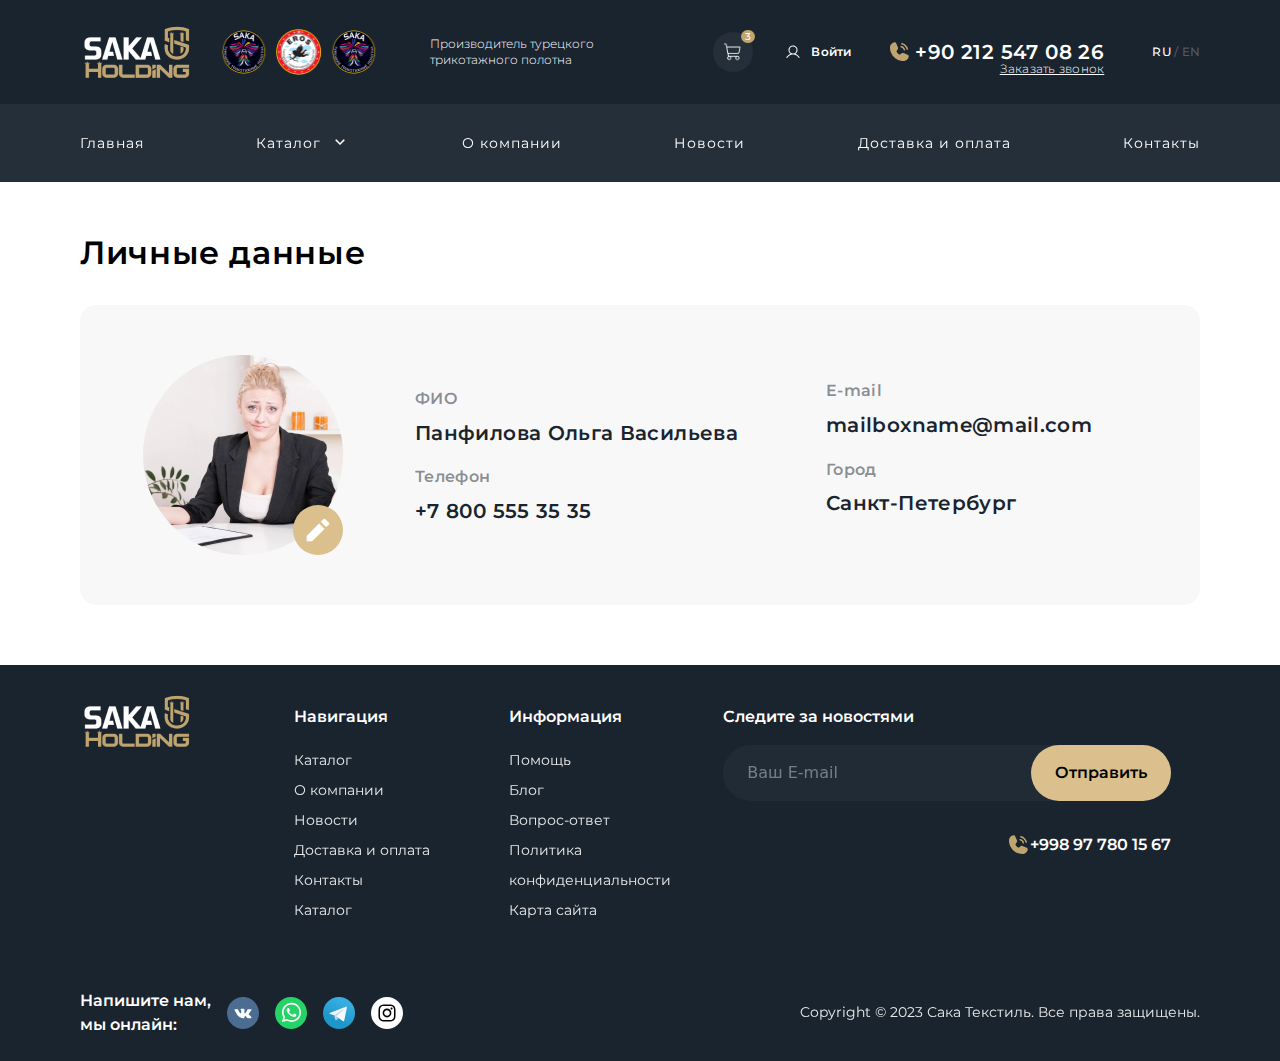
<file: personal-account.html>
<!DOCTYPE html>
<html lang="en">
<head>
    <meta charset="UTF-8" />
    <meta http-equiv="X-UA-Compatible" content="IE=edge" />
    <meta name="viewport" content="width=device-width, initial-scale=1.0" />
    <link rel="stylesheet" href="./project/css/style.css" />
    <link rel="stylesheet"href="./project/plugins/swiper/swiper-bundle.min.css"/>
    <link rel="stylesheet" href="./project/plugins/icons/remixicon.css" />
    <script src="./project/plugins/tailwind/tailwind.js"></script>
    <script src="./project/plugins/tailwind/tailwind.config.js"></script>
    <title>Личные данные</title>
   </head>
<body>
    <div class="wrapper">
        <nav class="relative z-10">
            <div class="bg-currentBlue py-5 ">
             <div class="container">
              <div class="flex justify-between items-center text-white">
                 <div class="flex items-center gap-4 sm:gap-5">
                    <a href="#" title="Logo" class="w-[70px] h-9 xs:w-[86px] xs:h-[46px] sm:w-[120px] sm:h-[64px] block"><img src="./project/images/Navbar/Saka logo.png" alt="Logo" class="w-full h-full shrink-0"></a>
                    <div class="flex gap-[7px] items-center">
                       <a href="#" title="Saka" class="w-[34px] h-[34px] sm:w-[48px] sm:h-[48px] block"><img src="./project/images/Navbar/Saka circle logo (3).png" alt="Saka" class="w-full h-full shrink-0"></a>
                       <a href="#" title="Eros" class="w-[34px] h-[34px] sm:w-[48px] sm:h-[48px] block"><img src="./project/images/Navbar/Saka circle logo (2).png" alt="Eros" class="w-full h-full shrink-0"></a>
                       <a href="#" title="Tor Tex" class="w-[34px] h-[34px] sm:w-[48px] sm:h-[48px] block"><img src="./project/images/Navbar/Saka circle logo (3).png" alt="Tor Tex" class="w-full h-full shrink-0"></a>
                    </div>
                    <p class="montserrat-light text-xs hidden lg:block max-w-[200px] xl:ml-8 ">Производитель турецкого трикотажного полотна</p>
                 </div>
                 <div class="items-center hidden lg:flex">
                    <a href="#" title="Cart" class="w-10 h-10 rounded-full flex justify-center items-center bg-[#FFFFFF0D] relative cursor-pointer">
                       <img src="./project/images/Navbar/ShoppingCart.png" alt="Shopping Cart" class="w-5 h-5 shrink-0 text-white">
                       <div class="px-1 rounded-full bg-[#BFA470] text-[10px] shrink-0 montserrat-medium leading-13 tracking-[.2px] absolute -top-[2px] -right-[2px]">3</div>
                    </a>
                    <a href="#" class="flex items-center gap-2.5 mx-7 xl:mr-9 xl:ml-8">
                       <img src="./project/images/Navbar/User.png" alt="User Icon" class="w-4 h-4 shrink-0">
                       <span class="text-xs montserrat-semibold leading-13 tracking-[.24px]">Войти</span>
                    </a>
                    <div class="relative mr-6 xl:mr-[48px]">
                       <a href="tel:902125470826" class="flex items-center ">
                          <img src="./project/images/Navbar/PhoneCall.png" alt="Phone Call" class="w-6 h-6 shrink-0 mr-1">
                          <span class="text-xl montserrat-semibold leading-13 tracking-[.4px]">+90 212 547 08 26</span>
                       </a>
                       <a href="#" class="text-xs montserrat-light underline leading-13 tracking-[.24px] shrink-0 absolute right-0 -bottom-3">Заказать звонок</a>
                    </div>
                    <div class="text-xs montserrat-medium leading-13 tracking-[.24px] text-[#ffffff40]">
                       <span class="text-white">RU </span>/
                       <span class="">EN</span>
                    </div>
                 </div>
                 <div title="Menu" class=" w-8 h-8 lg:hidden block cursor-pointer" id="burger-btn"><img src="./project/images/Navbar/Burger nav.png" alt="Menu" class="w-full h-full shrink-0"></div>
              </div>
             </div>
            </div>
            <div class="bg-lightBlue py-6 opacity-95 hidden lg:block ">
              <div class="container">
                 <div class="flex justify-between items-center text-white ">
                    <a href="./index.html" class="montserrat-normal text-sm leading-13 tracking-[0.98px] opacity-100">Главная</a>
                    <div class="flex gap-2.5 items-center">
                       <a href="./catalog.html" class="montserrat-normal text-sm leading-13 tracking-[0.98px] opacity-100">Каталог</a>
                       <button class="" id="nav-dropdown">
                          <i class="ri-arrow-down-s-line text-lg open-dropdown"></i>
                          <i class="ri-arrow-up-s-line text-lg close-dropdown hide-dropdown"></i></button>
                    </div>
                    <a href="./About-us.html" class="montserrat-normal text-sm leading-13 tracking-[0.98px] opacity-100">О компании</a>
                    <a href="./news.html" class="montserrat-normal text-sm leading-13 tracking-[0.98px] opacity-100">Новости</a>
                    <a href="./paymet-delivery.html" class="montserrat-normal text-sm leading-13 tracking-[0.98px] opacity-100">Доставка и оплата</a>
                    <a href="./contact.html" class="montserrat-normal text-sm leading-13 tracking-[0.98px] opacity-100">Контакты</a>
                 </div>
              </div>
            </div>
            <div class="absolute w-[250px] left-[14%] top-[190px] hide-dropdown shadow-3xl" id="dropdown-content">
              <div class=" p-4 bg-currentBlue text-white rounded-lg  flex flex-col gap-5 border-4 border-[#091f3299] ">
                 <a href="#" class="montserrat-normal text-sm leading-13 tracking-[0.98px] opacity-100">Links</a>
                 <a href="#" class="montserrat-normal text-sm leading-13 tracking-[0.98px] opacity-100">Links</a>
                 <a href="#" class="montserrat-normal text-sm leading-13 tracking-[0.98px] opacity-100">Links</a>
               </div>
            </div>
            <div class="w-full h-screen fixed top-0 right-0 bg-[#19242fcc] hidden z-10" id="nav-banner"></div>
            <div class="w-full min-[360px]:w-[340px] bg-currentBlue lg:hidden text-white h-screen overflow-y-scroll fixed top-0 right-[-350px] z-20 duration-500" id="nav-menu">
              <div class="p-4 xs:p-6">
                 <div class="flex justify-between items-center mb-3.5">
                    <a href="./index.html" title="Logo Saka"><img src="./project/images/Navbar/Saka logo.png" alt="Logo Saka" class="w-[120px] h-[64px] shrink-0 object-contain"></a>
                    <button class="text-white text-3xl xs:text-4xl sm:text-5xl" id="close-btn"><i class="ri-close-line"></i></button>
                 </div>
                 <div class="flex items-center gap-1 mb-3.5">
                    <a href="#"><img src="./project/images/Navbar/Saka circle logo (3).png" alt="Saka Logo" class="w-[28px] h-[28px] shrink-0 object-contain"></a>
                    <a href="#"><img src="./project/images/Navbar/Saka circle logo (2).png" alt="Eros Logo" class="w-[28px] h-[28px] shrink-0 object-contain"></a>
                    <a href="#"><img src="./project/images/Navbar/Saka circle logo (1).png" alt="Tor Tex Logo" class="w-[28px] h-[28px] shrink-0 object-contain"></a>
                 </div>
                 <div class="flex justify-between items-end mb-[66px]">
                    <p class="montserrat-light leading-13 text-[10px] tracking-[0.2px] max-w-[150px]">Производитель турецкого трикотажного полотна</p>
                    <div class="text-xs montserrat-medium leading-13 tracking-[.24px] text-[#ffffff40]">
                       <span class="text-white">RU </span>/
                       <span class="">EN</span>
                    </div>
                 </div>
                 <ul class="flex flex-col gap-[28px] mb-[50px]">
                    <li>
                       <a href="./index.html" class="montserrat-normal leading-13 tracking-[1.12px]">Главная</a>
                    </li>
                    <li class="">
                       <div class="flex items-center gap-1.5">
                          <a href="./catalog.html" class="montserrat-normal leading-13 tracking-[1.12px]">Каталог</a>
                          <button class="flex" id="accordion-btn">
                             <i class="ri-arrow-down-s-line text-xl" id="open-accordion"></i>
                             <i class="ri-arrow-up-s-line text-xl hide-dropdown" id="close-accordion"></i>
                          </button>
                       </div>
                       <div class="flex flex-col h-0 overflow-hidden duration-500 gap-2 mx-4 z-[5]" id="accordion-content">
                          <a href="#" class="montserrat-normal text-sm leading-13 tracking-[0.98px] opacity-100">Links</a>
                          <a href="#" class="montserrat-normal text-sm leading-13 tracking-[0.98px] opacity-100">Links</a>
                          <a href="#" class="montserrat-normal text-sm leading-13 tracking-[0.98px] opacity-100">Links</a>
                       </div>
                    </li>
                    <li>
                       <a href="./About-us.html" class="montserrat-normal leading-13 tracking-[1.12px]">О компании</a>
                    </li>
                    <li>
                       <a href="./news.html" class="montserrat-normal leading-13 tracking-[1.12px]">Новости</a>
                    </li>
                    <li>
                       <a href="./paymet-delivery.html" class="montserrat-normal leading-13 tracking-[1.12px]">Доставка и оплата</a>
                    </li>
                    <li>
                       <a href="./contact.html" class="montserrat-normal leading-13 tracking-[1.12px]">Контакты</a>
                    </li>
                 </ul>
                 <div>
                    <a href="tel:+90 212 547 08 26" class="mb-1 flex items-center">
                       <img src="./project/images/Navbar/PhoneCall.png" alt="PhoneCall Icon" class="w-6 h-6 shrink-0 mr-1">
                       <span class="text-xl montserrat-semibold leading-13 tracking-[.4px]">+90 212 547 08 26</span>
                    </a>
                    <a href="#" class="montserrat-light text-xs underline leading-13 tracking-[.24px] mt-[-2px] block">Заказать звонок</a>
                 </div>
                 <div class="flex items-center gap-8 mt-6">
                    <a href="#" title="Cart" class="w-10 h-10 rounded-full flex justify-center items-center bg-[#FFFFFF0D] relative">
                       <img src="./project/images/Navbar/ShoppingCart.png" alt="Shopping Cart" class="w-5 h-5 shrink-0 text-white">
                       <div class="px-1 rounded-full bg-[#BFA470] text-[10px] shrink-0 montserrat-medium leading-13 tracking-[.2px] absolute -top-[2px] -right-[2px]">3</div>
                    </a>
                    <a href="#" class="flex items-center gap-2.5 ">
                       <img src="./project/images/Navbar/User.png" alt="User Icon" class="w-4 h-4 shrink-0">
                       <span class="text-xs montserrat-semibold leading-13 tracking-[.24px]">Войти</span>
                    </a>
                 </div>
              </div>
              <div class="bg-gold py-3 px-8 montserrat-bold text-currentBlue text-sm leading-13 tracking-[.98px]">АКЦИИ</div>
              <div class="px-6 xs:px-8 py-[30px] flex flex-col gap-[18px]">
                 <a href="#" class="flex items-center gap-2.5">
                    <img src="./project/images/Navbar/cloth Icon (1).png" alt="Cloth" class="w-6 h-6 shrink-0">
                    <span class="text-[10px] montserrat-semibold leading-13 tracking-[.7px]">Кулинарная гладь</span>
                 </a>
                 <a href="#" class="flex items-center gap-2.5">
                    <img src="./project/images/Navbar/cloth Icon (2).png" alt="Cloth" class="w-6 h-6 shrink-0">
                    <span class="text-[10px] montserrat-semibold leading-13 tracking-[.7px]">Футер</span>
                 </a>
                 <a href="#" class="flex items-center gap-2.5">
                    <img src="./project/images/Navbar/cloth Icon (9).png" alt="Cloth" class="w-6 h-6 shrink-0">
                    <span class="text-[10px] montserrat-semibold leading-13 tracking-[.7px]">Кашкорсе, рибана</span>
                 </a>
                 <a href="#" class="flex items-center gap-2.5">
                    <img src="./project/images/Navbar/cloth Icon (3).png" alt="Cloth" class="w-6 h-6 shrink-0">
                    <span class="text-[10px] montserrat-semibold leading-13 tracking-[.7px]">Пике</span>
                 </a>
                 <a href="#" class="flex items-center gap-2.5">
                    <img src="./project/images/Navbar/cloth Icon (4).png" alt="Cloth" class="w-6 h-6 shrink-0">
                    <span class="text-[10px] montserrat-semibold leading-13 tracking-[.7px]">Интерлок</span>
                 </a>
                 <a href="#" class="flex items-center gap-2.5">
                    <img src="./project/images/Navbar/cloth Icon (5).png" alt="Cloth" class="w-6 h-6 shrink-0">
                    <span class="text-[10px] montserrat-semibold leading-13 tracking-[.7px]">Капитоний</span>
                 </a>
                 <a href="#" class="flex items-center gap-2.5">
                    <img src="./project/images/Navbar/cloth Icon (6).png" alt="Cloth" class="w-6 h-6 shrink-0">
                    <span class="text-[10px] montserrat-semibold leading-13 tracking-[.7px]">Селаник</span>
                 </a>
                 <a href="#" class="flex items-center gap-2.5">
                    <img src="./project/images/Navbar/cloth Icon (7).png" alt="Cloth" class="w-6 h-6 shrink-0">
                    <span class="text-[10px] montserrat-semibold leading-13 tracking-[.7px]">Велюр</span>
                 </a>
                 <a href="#" class="flex items-center gap-2.5">
                    <img src="./project/images/Navbar/cloth Icon (8).png" alt="Cloth" class="w-6 h-6 shrink-0">
                    <span class="text-[10px] montserrat-semibold leading-13 tracking-[.7px]">Вискоза</span>
                 </a>
              </div>
            </div>
        </nav>
        <section class="pt-[50px] pb-10 sm:pb-[60px] ">
            <div class="container">
                <h1 class="montserrat-semibold text-[26px] sm:text-[32px] leading-13 tracking-[0.64px] mb-5 sm:mb-[30px] xl:mb-[30px]">Личные данные</h1>
                <div class="rounded-2xl bg-currentGray p-5 xs:py-[50px] xs:px-[30px] flex flex-wrap items-center justify-between lg:justify-start lg:gap-10">
                    <div class="flex flex-col items-center w-full sm:w-[40%] relative lg:w-[25%]">
                        <div class="w-[200px] h-[200px] rounded-full relative">
                            <img src="./project/images/personal img.png" alt="User Image" class=" object-cover">
                            <button class="w-[50px] h-[50px] rounded-full bg-gold flex justify-center items-center text-white text-3xl absolute bottom-0 right-0"><i class="ri-pencil-fill"></i></button>
                        </div>
                    </div>
                    <div class="w-full sm:w-[60%] lg:w-[30%] xl:w-[35%]"> 
                        <p class=" montserrat-semibold leading-[185.9%] tracking-[.32px] text-[#19242F80] mb-1.5">ФИО</p>
                        <h1 class="text-currentBlue sm:text-xl sm:leading-13 text-lg montserrat-semibold leading-13 tracking-[.36px] mb-4">Панфилова Ольга Васильева</h1>
                        <p class=" montserrat-semibold leading-[185.9%] tracking-[.32px] text-[#19242F80] mb-1.5">Телефон</p>
                        <a href="tel:+7 800 555 35 35" class="text-currentBlue sm:text-xl sm:leading-13 text-lg montserrat-semibold leading-13 tracking-[.36px]">+7 800 555 35 35</a>
                    </div>
                    <div class="w-full lg:w-[30%] flex flex-col sm:flex-row lg:flex-col justify-between mt-5 md:m-0">
                        <div>
                            <p class=" montserrat-semibold leading-[185.9%] tracking-[.32px] text-[#19242F80] mb-1.5">E-mail</p>
                            <h1 class="text-currentBlue sm:text-xl sm:leading-13 text-lg montserrat-semibold leading-13 tracking-[.36px] mb-4 hyphens-manual">mailboxname@mail.com</h1>
                        </div>
                        <div>
                            <p class=" montserrat-semibold leading-[185.9%] tracking-[.32px] text-[#19242F80] mb-1.5">Город</p>
                            <h1 class="text-currentBlue sm:text-xl sm:leading-13 text-lg montserrat-semibold leading-13 tracking-[.36px] mb-4">Санкт-Петербург</h1>
                        </div>
                    </div>
                </div>
            </div>
        </section>
        <footer class="bg-currentBlue py-6">
         <div class="container">
           <div class="flex flex-wrap w-full gap-6">
             <div class="w-full sm:w-[30%] lg:w-[17%]">
               <a href="index.html">
                 <img src="./project/images/logo-footer.png" alt="">
               </a>
             </div>
             <div class="w-full sm:w-[30%] lg:w-[17%]">
               <p class="text-white mt-4 montserrat-semibold">Навигация</p>
               <ul class="my-4">
                 <li class="leading-15"><a href="#" class="montserrat-normal text-[14px] text-white opacity-[0.9] leading-[30px]">Каталог</a></li>
                 <li class="leading-15"><a href="#" class="montserrat-normal text-[14px] text-white opacity-[0.9] leading-[30px]">О компании</a></li>
                 <li class="leading-15"><a href="#" class="montserrat-normal text-[14px] text-white opacity-[0.9] leading-[30px]">Новости</a></li>
                 <li class="leading-15"><a href="#" class="montserrat-normal text-[14px] text-white opacity-[0.9] leading-[30px]">Доставка и оплата</a></li>
                 <li class="leading-15"><a href="#" class="montserrat-normal text-[14px] text-white opacity-[0.9] leading-[30px]">Контакты</a></li>
                 <li class="leading-15"><a href="#" class="montserrat-normal text-[14px] text-white opacity-[0.9] leading-[30px]">Каталог</a></li>
               </ul>
             </div>
             <div class="w-full sm:w-[30%] lg:w-[17%]">
               <p class="text-white mt-4 montserrat-semibold">Информация</p>
               <ul class="my-4">
                 <li class="leading-15"><a href="#" class="montserrat-normal text-[14px] text-white opacity-[0.9] leading-[30px]">Помощь</a></li>
                 <li class="leading-15"><a href="#" class="montserrat-normal text-[14px] text-white opacity-[0.9] leading-[30px]">Блог</a></li>
                 <li class="leading-15"><a href="#" class="montserrat-normal text-[14px] text-white opacity-[0.9] leading-[30px]">Вопрос-ответ</a></li>
                 <li class="leading-15"><a href="#" class="montserrat-normal text-[14px] text-white opacity-[0.9] leading-[30px]">Политика конфиденциальности</a></li>
                 <li class="leading-15"><a href="#" class="montserrat-normal text-[14px] text-white opacity-[0.9] leading-[30px]">Карта сайта</a></li>
               </ul>
             </div>
             <div class="w-full lg:w-[40%]">
               <p class="text-white mt-4 montserrat-semibold">Следите за новостями</p>
               <form class="relative mt-4 w-full">
                 <input type="email" placeholder="Ваш E-mail" class="rounded-full text-white opacity-[0.7] input-bg p-4 px-6 w-full">
                 <button class="absolute end-0 top-0  montserrat-semibold text-[14x] bg-gold px-6 py-4 rounded-full ">Отправить</button>
               </form>
               <div class="flex justify-start items-center mt-8 lg:justify-end ">
                 <a href="tel:+998 97 780 15 67 ">
                   <svg xmlns="http://www.w3.org/2000/svg" width="24" height="24" viewBox="0 0 24 24" fill="none">
                     <path d="M20.8098 14.8525L16.4188 12.9706C16.1895 12.8719 15.9392 12.8322 15.6907 12.855C15.4421 12.8779 15.2032 12.9626 14.9958 13.1014L12.648 14.6664C11.2131 13.9685 10.0518 12.8123 9.34753 11.3805L9.34771 11.3803L10.9072 8.99734C11.043 8.79047 11.1253 8.55318 11.1469 8.30669C11.1685 8.0602 11.1287 7.8122 11.031 7.58487L9.1474 3.19006C9.01918 2.89174 8.79778 2.64298 8.51635 2.48103C8.23492 2.31907 7.9086 2.25263 7.58624 2.29166C6.31956 2.45452 5.15548 3.07296 4.31148 4.03144C3.46749 4.98992 3.00129 6.22289 3 7.5C3 14.944 9.05603 21 16.5 21C17.7771 20.9987 19.0101 20.5325 19.9686 19.6885C20.9271 18.8445 21.5455 17.6804 21.7083 16.4137C21.7473 16.0913 21.6808 15.765 21.5188 15.4836C21.3568 15.2022 21.1081 14.9808 20.8098 14.8525Z" fill="#BFA470"/>
                     <path d="M14.7517 4.47461C15.8959 4.78227 16.9392 5.38521 17.777 6.22304C18.6148 7.06086 19.2178 8.10413 19.5255 9.24835C19.5771 9.44014 19.7028 9.60359 19.8749 9.70283C20.0469 9.80208 20.2513 9.82901 20.4432 9.77773C20.6351 9.72645 20.7988 9.60113 20.8984 9.42928C20.9981 9.25743 21.0254 9.05309 20.9746 8.86108C20.5984 7.46236 19.8614 6.18703 18.8372 5.16285C17.813 4.13868 16.5377 3.40162 15.139 3.02551C14.947 2.97463 14.7426 3.002 14.5708 3.10161C14.3989 3.20122 14.2736 3.36494 14.2223 3.55683C14.171 3.74873 14.198 3.95313 14.2972 4.12519C14.3965 4.29725 14.5599 4.42291 14.7517 4.4746L14.7517 4.47461Z" fill="#BFA470"/>
                     <path d="M13.9751 7.37304C14.6107 7.54397 15.1903 7.87892 15.6557 8.34435C16.1211 8.80978 16.4561 9.38933 16.627 10.025C16.6787 10.2167 16.8043 10.3802 16.9764 10.4794C17.1485 10.5787 17.3529 10.6056 17.5448 10.5543C17.7367 10.5031 17.9004 10.3777 18 10.2059C18.0996 10.034 18.127 9.8297 18.0761 9.63769C17.8367 8.74754 17.3677 7.93592 16.7159 7.28413C16.0641 6.63235 15.2525 6.16329 14.3623 5.92395C14.1703 5.87307 13.966 5.90044 13.7941 6.00005C13.6223 6.09966 13.497 6.26337 13.4457 6.45527C13.3944 6.64717 13.4213 6.85157 13.5206 7.02363C13.6198 7.19569 13.7833 7.32135 13.9751 7.37304L13.9751 7.37304Z" fill="#BFA470"/>
                     </svg>
                 </a>
                 <a href="tel:+998 97 780 15 67 " class="text-white  montserrat-semibold text-start inline-block lg:text-end">+998 97 780 15 67</a>
               </div>
             </div>
           </div>
   
         </div>
         <div class="h-[1px] bg-white opacity-[0.4] w-full block lg:hidden mt-12"></div>
         <div class="container">
           <div class="lg:flex justify-between mt-12 items-center">
             <div class="justify-start  lg:flex items-center  gap-4">
               <p class="text-white  montserrat-semibold">Напишите нам, <br> мы онлайн:</p>
               <div class="flex mt-4 lg:mt-0 gap-4">
                 <a href="#">
                   <svg xmlns="http://www.w3.org/2000/svg" width="32" height="32" viewBox="0 0 32 32" fill="none">
                     <path d="M0 16C0 7.16344 7.16344 0 16 0C24.8366 0 32 7.16344 32 16C32 24.8366 24.8366 32 16 32C7.16344 32 0 24.8366 0 16Z" fill="#4C6C91"/>
                     <path d="M16.837 21.2508C16.837 21.2508 17.145 21.2172 17.3028 21.0509C17.4472 20.8985 17.4422 20.6109 17.4422 20.6109C17.4422 20.6109 17.423 19.2679 18.0582 19.0696C18.6842 18.8746 19.4881 20.3683 20.3412 20.9427C20.9856 21.377 21.4748 21.2819 21.4748 21.2819L23.7544 21.2508C23.7544 21.2508 24.9464 21.1787 24.3813 20.2585C24.3345 20.1831 24.0516 19.5776 22.6868 18.3338C21.2569 17.0319 21.4489 17.2424 23.1701 14.99C24.2185 13.6184 24.6375 12.781 24.5065 12.4229C24.3821 12.0804 23.6108 12.1714 23.6108 12.1714L21.0449 12.1869C21.0449 12.1869 20.8545 12.1615 20.7135 12.2443C20.5757 12.3254 20.4864 12.5147 20.4864 12.5147C20.4864 12.5147 20.0807 13.5758 19.539 14.4787C18.3963 16.3829 17.9397 16.4837 17.7527 16.3657C17.3178 16.0896 17.4263 15.2579 17.4263 14.6672C17.4263 12.8211 17.7118 12.0517 16.8712 11.8526C16.5924 11.7862 16.3871 11.7428 15.6734 11.7354C14.7577 11.7264 13.983 11.7387 13.544 11.9493C13.2518 12.0894 13.0264 12.4024 13.1642 12.4204C13.3336 12.4426 13.7176 12.522 13.9213 12.7941C14.1842 13.1456 14.175 13.9338 14.175 13.9338C14.175 13.9338 14.3261 16.1068 13.8219 16.3764C13.4764 16.5615 13.0022 16.1838 11.983 14.4558C11.4613 13.5708 11.0673 12.5925 11.0673 12.5925C11.0673 12.5925 10.9914 12.4098 10.8553 12.3115C10.6909 12.1927 10.4613 12.1558 10.4613 12.1558L8.02306 12.1714C8.02306 12.1714 7.65661 12.1812 7.52222 12.3377C7.40285 12.4762 7.51303 12.7638 7.51303 12.7638C7.51303 12.7638 9.42207 17.1482 11.584 19.358C13.5665 21.3835 15.8169 21.2508 15.8169 21.2508H16.837Z" fill="white"/>
                     </svg>
                 </a>
                 <a href="#">
                   <svg xmlns="http://www.w3.org/2000/svg" width="32" height="32" viewBox="0 0 32 32" fill="none">
                     <path d="M16 32C24.8366 32 32 24.8366 32 16C32 7.16344 24.8366 0 16 0C7.16344 0 0 7.16344 0 16C0 24.8366 7.16344 32 16 32Z" fill="#25D366"/>
                     <path fill-rule="evenodd" clip-rule="evenodd" d="M16.5274 24.9017H16.5235C14.9312 24.9012 13.3666 24.5016 11.9769 23.7437L6.93335 25.0667L8.28309 20.1366C7.45051 18.6937 7.0124 17.057 7.01312 15.3802C7.0152 10.1345 11.2832 5.8667 16.5273 5.8667C19.0724 5.8678 21.4612 6.85861 23.2575 8.65697C25.0537 10.4552 26.0425 12.8456 26.0414 15.3877C26.0393 20.6322 21.773 24.8996 16.5274 24.9017ZM12.2106 22.0213L12.4994 22.1927C13.7135 22.9131 15.1052 23.2944 16.5242 23.2949H16.5274C20.8859 23.2949 24.4333 19.7475 24.435 15.3872C24.4359 13.2742 23.6141 11.2874 22.1211 9.79269C20.6281 8.29796 18.6427 7.47439 16.5305 7.47366C12.1686 7.47366 8.6212 11.0208 8.61947 15.3807C8.61886 16.8749 9.03693 18.3301 9.82851 19.5891L10.0165 19.8883L9.21767 22.8064L12.2106 22.0213ZM20.995 17.4361C21.1608 17.5162 21.2727 17.5703 21.3205 17.6501C21.3799 17.7492 21.3799 18.2252 21.1819 18.7806C20.9838 19.3359 20.0341 19.8427 19.5773 19.9109C19.1677 19.9722 18.6494 19.9977 18.08 19.8167C17.7347 19.7072 17.2919 19.5609 16.7248 19.316C14.4961 18.3536 12.99 16.1936 12.7054 15.7854C12.6854 15.7568 12.6715 15.7368 12.6637 15.7264L12.6618 15.7238C12.536 15.556 11.693 14.4313 11.693 13.2672C11.693 12.1722 12.2309 11.5982 12.4785 11.334C12.4955 11.3159 12.5111 11.2993 12.525 11.284C12.7429 11.046 13.0005 10.9865 13.159 10.9865C13.3174 10.9865 13.4761 10.988 13.6146 10.995C13.6317 10.9958 13.6495 10.9957 13.6678 10.9956C13.8064 10.9948 13.9791 10.9938 14.1495 11.403C14.215 11.5605 14.3109 11.794 14.4121 12.0403C14.6166 12.5383 14.8427 13.0885 14.8824 13.1682C14.9419 13.2872 14.9815 13.4259 14.9022 13.5847C14.8903 13.6085 14.8793 13.6309 14.8688 13.6524C14.8093 13.7739 14.7655 13.8633 14.6645 13.9812C14.6248 14.0276 14.5837 14.0776 14.5427 14.1276C14.4609 14.2272 14.3791 14.3268 14.3079 14.3977C14.1889 14.5163 14.065 14.6449 14.2037 14.8829C14.3424 15.1209 14.8195 15.8993 15.5262 16.5297C16.2859 17.2073 16.9461 17.4937 17.2808 17.6389C17.3462 17.6672 17.3991 17.6902 17.4379 17.7096C17.6756 17.8286 17.8142 17.8087 17.9529 17.6501C18.0916 17.4915 18.5472 16.9559 18.7056 16.718C18.8641 16.4801 19.0226 16.5197 19.2405 16.599C19.4585 16.6784 20.6272 17.2534 20.8649 17.3724C20.9114 17.3957 20.9547 17.4166 20.995 17.4361Z" fill="#FDFDFD"/>
                     </svg>
                 </a>
                 <a href="#">
                   <svg xmlns="http://www.w3.org/2000/svg" width="32" height="32" viewBox="0 0 32 32" fill="none">
                     <path d="M16 32C24.8366 32 32 24.8366 32 16C32 7.16344 24.8366 0 16 0C7.16344 0 0 7.16344 0 16C0 24.8366 7.16344 32 16 32Z" fill="url(#paint0_linear_73_245)"/>
                     <path d="M13.0667 23.3332C12.5483 23.3332 12.6364 23.1375 12.4576 22.6439L10.9333 17.6273L22.6667 10.6665" fill="#C8DAEA"/>
                     <path d="M13.0667 23.3335C13.4667 23.3335 13.6434 23.1505 13.8667 22.9335L16 20.8591L13.3389 19.2544" fill="#A9C9DD"/>
                     <path d="M13.3386 19.2547L19.7866 24.0185C20.5224 24.4245 21.0535 24.2143 21.2368 23.3354L23.8614 10.967C24.1301 9.88963 23.4507 9.40099 22.7468 9.72056L7.33484 15.6634C6.28283 16.0853 6.28896 16.6722 7.14308 16.9338L11.0981 18.1682L20.2545 12.3915C20.6868 12.1294 21.0835 12.2703 20.7579 12.5593" fill="url(#paint1_linear_73_245)"/>
                     <defs>
                     <linearGradient id="paint0_linear_73_245" x1="12.0016" y1="1.3344" x2="4.0016" y2="20" gradientUnits="userSpaceOnUse">
                     <stop stop-color="#37AEE2"/>
                     <stop offset="1" stop-color="#1E96C8"/>
                     </linearGradient>
                     <linearGradient id="paint1_linear_73_245" x1="13.997" y1="16.9828" x2="15.7066" y2="22.5128" gradientUnits="userSpaceOnUse">
                     <stop stop-color="#EFF7FC"/>
                     <stop offset="1" stop-color="white"/>
                     </linearGradient>
                     </defs>
                 </a>
                 <a href="#">
                   <svg xmlns="http://www.w3.org/2000/svg" width="32" height="32" viewBox="0 0 32 32" fill="none">
                     <path d="M0 16C0 7.16344 7.16344 0 16 0C24.8366 0 32 7.16344 32 16C32 24.8366 24.8366 32 16 32C7.16344 32 0 24.8366 0 16Z" fill="white"/>
                     <mask id="mask0_73_233" style="mask-type:luminance" maskUnits="userSpaceOnUse" x="0" y="0" width="32" height="32">
                     <path fill-rule="evenodd" clip-rule="evenodd" d="M0 16C0 7.16344 7.16344 0 16 0C24.8366 0 32 7.16344 32 16C32 24.8366 24.8366 32 16 32C7.16344 32 0 24.8366 0 16Z" fill="white"/>
                     </mask>
                     <g mask="url(#mask0_73_233)">
                     <path fill-rule="evenodd" clip-rule="evenodd" d="M16.0008 7.4668C13.6833 7.4668 13.3924 7.47693 12.4822 7.51835C11.5737 7.55995 10.9536 7.70378 10.4111 7.9148C9.84981 8.13276 9.37372 8.42432 8.8994 8.89881C8.42473 9.37313 8.13317 9.84922 7.9145 10.4103C7.70294 10.9531 7.55894 11.5733 7.51805 12.4814C7.47734 13.3917 7.46667 13.6827 7.46667 16.0002C7.46667 18.3178 7.47699 18.6077 7.51823 19.5179C7.56001 20.4264 7.70383 21.0465 7.91468 21.5891C8.13282 22.1503 8.42437 22.6264 8.89887 23.1007C9.37301 23.5754 9.8491 23.8677 10.41 24.0856C10.9529 24.2967 11.5732 24.4405 12.4815 24.4821C13.3917 24.5235 13.6824 24.5336 15.9997 24.5336C18.3175 24.5336 18.6074 24.5235 19.5176 24.4821C20.4261 24.4405 21.0469 24.2967 21.5898 24.0856C22.1509 23.8677 22.6263 23.5754 23.1004 23.1007C23.5751 22.6264 23.8667 22.1503 24.0853 21.5893C24.2951 21.0465 24.4391 20.4262 24.4818 19.5181C24.5227 18.6079 24.5333 18.3178 24.5333 16.0002C24.5333 13.6827 24.5227 13.3918 24.4818 12.4816C24.4391 11.5732 24.2951 10.9531 24.0853 10.4105C23.8667 9.84922 23.5751 9.37313 23.1004 8.89881C22.6258 8.42414 22.1511 8.13258 21.5893 7.9148C21.0453 7.70378 20.4249 7.55995 19.5164 7.51835C18.6062 7.47693 18.3164 7.4668 15.9981 7.4668H16.0008ZM15.7163 9.00451H15.7164L16.0008 9.00459C18.2792 9.00459 18.5493 9.01277 19.449 9.05366C20.281 9.0917 20.7326 9.23073 21.0334 9.34753C21.4316 9.5022 21.7155 9.68709 22.014 9.98576C22.3127 10.2844 22.4976 10.5689 22.6526 10.9671C22.7694 11.2675 22.9086 11.7191 22.9465 12.5511C22.9874 13.4507 22.9963 13.7209 22.9963 15.9983C22.9963 18.2756 22.9874 18.5458 22.9465 19.4454C22.9084 20.2774 22.7694 20.729 22.6526 21.0294C22.4979 21.4277 22.3127 21.7112 22.014 22.0097C21.7154 22.3084 21.4318 22.4933 21.0334 22.6479C20.7329 22.7653 20.281 22.9039 19.449 22.942C18.5495 22.9829 18.2792 22.9918 16.0008 22.9918C13.7222 22.9918 13.4522 22.9829 12.5526 22.942C11.7206 22.9036 11.269 22.7646 10.968 22.6478C10.5698 22.4931 10.2854 22.3082 9.9867 22.0095C9.68803 21.7109 9.50314 21.4271 9.34812 21.0287C9.23132 20.7283 9.09211 20.2767 9.05425 19.4447C9.01336 18.5451 9.00518 18.2749 9.00518 15.9961C9.00518 13.7174 9.01336 13.4485 9.05425 12.549C9.09229 11.717 9.23132 11.2654 9.34812 10.9646C9.50278 10.5664 9.68803 10.2819 9.9867 9.98327C10.2854 9.6846 10.5698 9.49971 10.968 9.34468C11.2688 9.22735 11.7206 9.08868 12.5526 9.05046C13.3398 9.0149 13.6449 9.00423 15.2353 9.00246V9.00459C15.3839 9.00436 15.5437 9.00443 15.7163 9.00451ZM19.5319 11.4451C19.5319 10.8796 19.9905 10.4215 20.5559 10.4215V10.4211C21.1212 10.4211 21.5799 10.8798 21.5799 11.4451C21.5799 12.0105 21.1212 12.4692 20.5559 12.4692C19.9905 12.4692 19.5319 12.0105 19.5319 11.4451ZM16.0006 11.618C13.5806 11.618 11.6185 13.5802 11.6185 16.0002C11.6185 18.4203 13.5807 20.3816 16.0008 20.3816C18.4209 20.3816 20.3824 18.4203 20.3824 16.0002C20.3824 13.5801 18.4207 11.618 16.0006 11.618ZM18.8453 16.0002C18.8453 14.4292 17.5717 13.1557 16.0008 13.1557C14.4298 13.1557 13.1563 14.4292 13.1563 16.0002C13.1563 17.5711 14.4298 18.8447 16.0008 18.8447C17.5717 18.8447 18.8453 17.5711 18.8453 16.0002Z" fill="black"/>
                     </g>
                     </svg>
                 </a>
   
               </div>
             </div>
             <p class="montserrat-normal mt-4  lg:mt-0 text-[14px] text-white opacity-[0.9] ">Copyright © 2023 Сака Текстиль. Все права защищены.</p>
           </div>
         </div>
       </footer>
    </div>
   <script src="./project/Js/index.js"></script>
    <script src="./project/plugins/swiper/swiper-bundle.min.js"></script>
</body>
</html>
</file>
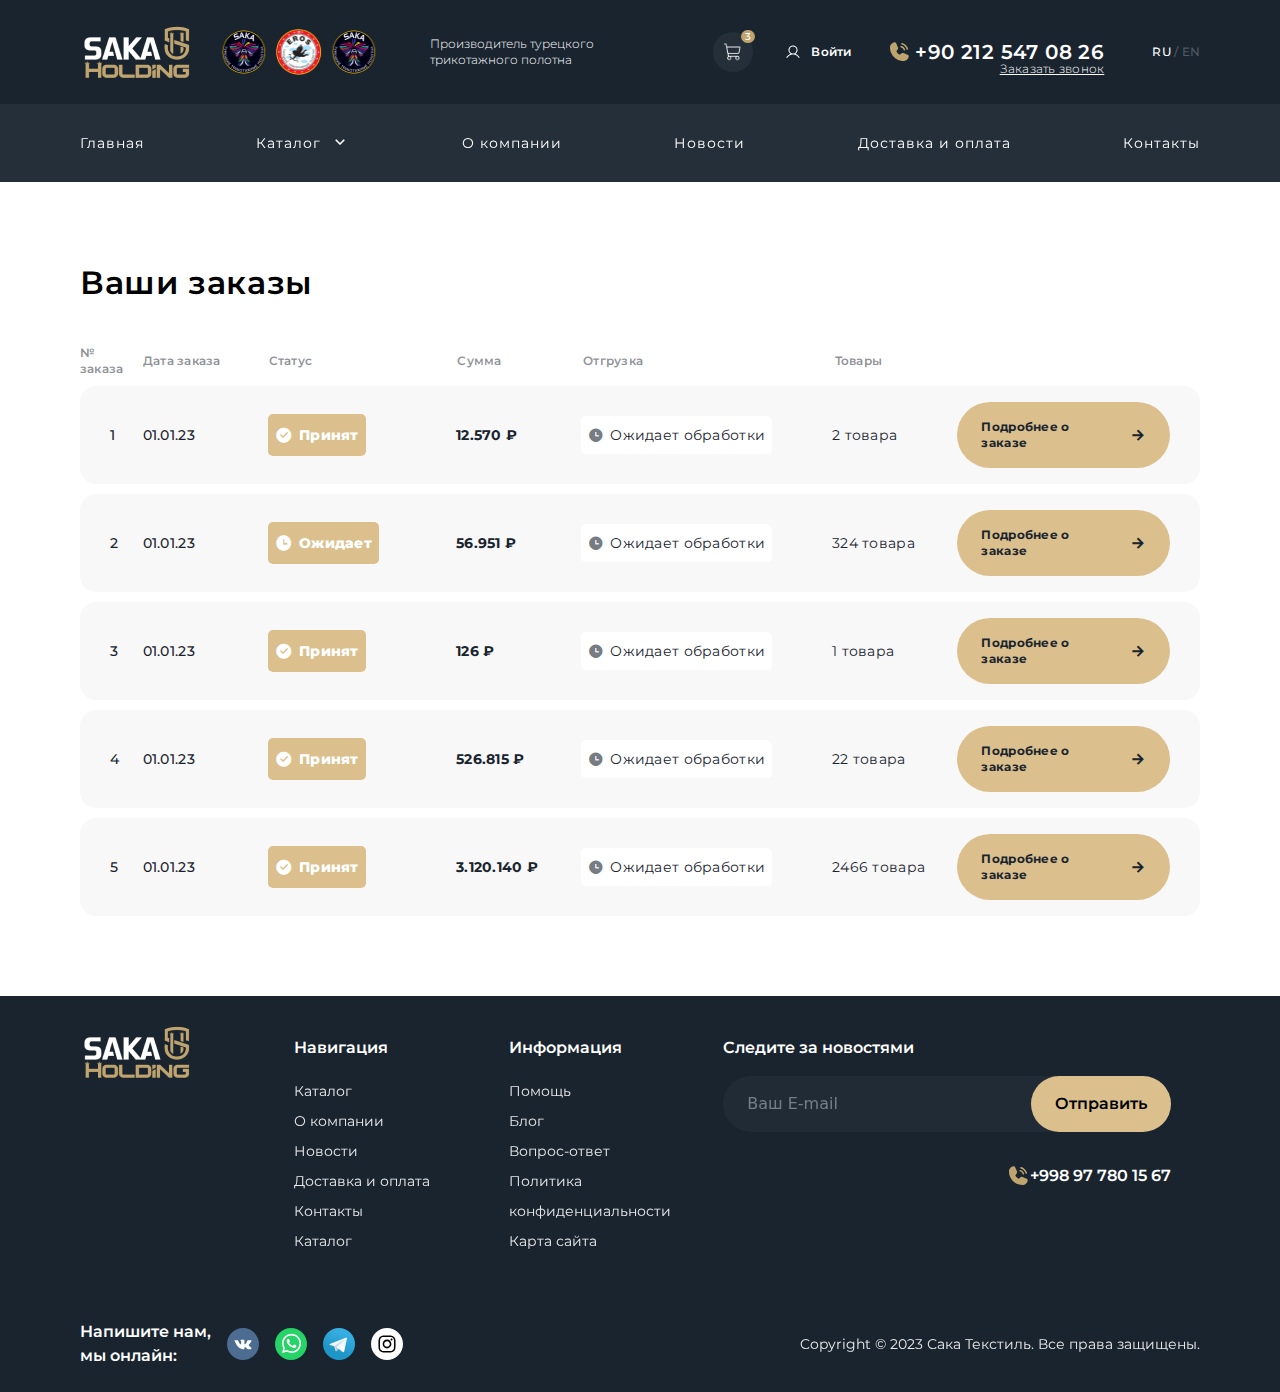
<file: Personal-Area.html>
<!DOCTYPE html>
<html lang="en">
<head>
    <meta charset="UTF-8" />
    <meta http-equiv="X-UA-Compatible" content="IE=edge" />
    <meta name="viewport" content="width=device-width, initial-scale=1.0" />
    <link rel="stylesheet" href="./project/css/style.css" />
    <link rel="stylesheet"href="./project/plugins/swiper/swiper-bundle.min.css"/>
    <link rel="stylesheet" href="./project/plugins/icons/remixicon.css" />
    <script src="./project/plugins/tailwind/tailwind.js"></script>
    <script src="./project/plugins/tailwind/tailwind.config.js"></script>
    <title>Ваши заказы</title>
</head>
<body>
    <div class="wrappper">
        <nav class="relative z-10">
            <div class="bg-currentBlue py-5 ">
             <div class="container">
              <div class="flex justify-between items-center text-white">
                 <div class="flex items-center gap-4 sm:gap-5">
                    <a href="#" title="Logo" class="w-[70px] h-9 xs:w-[86px] xs:h-[46px] sm:w-[120px] sm:h-[64px] block"><img src="./project/images/Navbar/Saka logo.png" alt="Logo" class="w-full h-full shrink-0"></a>
                    <div class="flex gap-[7px] items-center">
                       <a href="#" title="Saka" class="w-[34px] h-[34px] sm:w-[48px] sm:h-[48px] block"><img src="./project/images/Navbar/Saka circle logo (3).png" alt="Saka" class="w-full h-full shrink-0"></a>
                       <a href="#" title="Eros" class="w-[34px] h-[34px] sm:w-[48px] sm:h-[48px] block"><img src="./project/images/Navbar/Saka circle logo (2).png" alt="Eros" class="w-full h-full shrink-0"></a>
                       <a href="#" title="Tor Tex" class="w-[34px] h-[34px] sm:w-[48px] sm:h-[48px] block"><img src="./project/images/Navbar/Saka circle logo (3).png" alt="Tor Tex" class="w-full h-full shrink-0"></a>
                    </div>
                    <p class="montserrat-light text-xs hidden lg:block max-w-[200px] xl:ml-8 ">Производитель турецкого трикотажного полотна</p>
                 </div>
                 <div class="items-center hidden lg:flex">
                    <a href="#" title="Cart" class="w-10 h-10 rounded-full flex justify-center items-center bg-[#FFFFFF0D] relative cursor-pointer">
                       <img src="./project/images/Navbar/ShoppingCart.png" alt="Shopping Cart" class="w-5 h-5 shrink-0 text-white">
                       <div class="px-1 rounded-full bg-[#BFA470] text-[10px] shrink-0 montserrat-medium leading-13 tracking-[.2px] absolute -top-[2px] -right-[2px]">3</div>
                    </a>
                    <a href="#" class="flex items-center gap-2.5 mx-7 xl:mr-9 xl:ml-8">
                       <img src="./project/images/Navbar/User.png" alt="User Icon" class="w-4 h-4 shrink-0">
                       <span class="text-xs montserrat-semibold leading-13 tracking-[.24px]">Войти</span>
                    </a>
                    <div class="relative mr-6 xl:mr-[48px]">
                       <a href="tel:902125470826" class="flex items-center ">
                          <img src="./project/images/Navbar/PhoneCall.png" alt="Phone Call" class="w-6 h-6 shrink-0 mr-1">
                          <span class="text-xl montserrat-semibold leading-13 tracking-[.4px]">+90 212 547 08 26</span>
                       </a>
                       <a href="#" class="text-xs montserrat-light underline leading-13 tracking-[.24px] shrink-0 absolute right-0 -bottom-3">Заказать звонок</a>
                    </div>
                    <div class="text-xs montserrat-medium leading-13 tracking-[.24px] text-[#ffffff40]">
                       <span class="text-white">RU </span>/
                       <span class="">EN</span>
                    </div>
                 </div>
                 <div title="Menu" class=" w-8 h-8 lg:hidden block cursor-pointer" id="burger-btn"><img src="./project/images/Navbar/Burger nav.png" alt="Menu" class="w-full h-full shrink-0"></div>
              </div>
             </div>
            </div>
            <div class="bg-lightBlue py-6 opacity-95 hidden lg:block ">
              <div class="container">
                 <div class="flex justify-between items-center text-white ">
                    <a href="./index.html" class="montserrat-normal text-sm leading-13 tracking-[0.98px] opacity-100">Главная</a>
                    <div class="flex gap-2.5 items-center">
                       <a href="./catalog.html" class="montserrat-normal text-sm leading-13 tracking-[0.98px] opacity-100">Каталог</a>
                       <button class="" id="nav-dropdown">
                          <i class="ri-arrow-down-s-line text-lg open-dropdown"></i>
                          <i class="ri-arrow-up-s-line text-lg close-dropdown hide-dropdown"></i></button>
                    </div>
                    <a href="./About-us.html" class="montserrat-normal text-sm leading-13 tracking-[0.98px] opacity-100">О компании</a>
                    <a href="./news.html" class="montserrat-normal text-sm leading-13 tracking-[0.98px] opacity-100">Новости</a>
                    <a href="./paymet-delivery.html" class="montserrat-normal text-sm leading-13 tracking-[0.98px] opacity-100">Доставка и оплата</a>
                    <a href="./contact.html" class="montserrat-normal text-sm leading-13 tracking-[0.98px] opacity-100">Контакты</a>
                 </div>
              </div>
            </div>
            <div class="absolute w-[250px] left-[14%] top-[190px] hide-dropdown shadow-3xl" id="dropdown-content">
              <div class=" p-4 bg-currentBlue text-white rounded-lg  flex flex-col gap-5 border-4 border-[#091f3299] ">
                 <a href="#" class="montserrat-normal text-sm leading-13 tracking-[0.98px] opacity-100">Links</a>
                 <a href="#" class="montserrat-normal text-sm leading-13 tracking-[0.98px] opacity-100">Links</a>
                 <a href="#" class="montserrat-normal text-sm leading-13 tracking-[0.98px] opacity-100">Links</a>
               </div>
            </div>
            <div class="w-full h-screen fixed top-0 right-0 bg-[#19242fcc] hidden z-10" id="nav-banner"></div>
            <div class="w-full min-[360px]:w-[340px] bg-currentBlue lg:hidden text-white h-screen overflow-y-scroll fixed top-0 right-[-350px] z-20 duration-500" id="nav-menu">
              <div class="p-4 xs:p-6">
                 <div class="flex justify-between items-center mb-3.5">
                    <a href="./index.html" title="Logo Saka"><img src="./project/images/Navbar/Saka logo.png" alt="Logo Saka" class="w-[120px] h-[64px] shrink-0 object-contain"></a>
                    <button class="text-white text-3xl xs:text-4xl sm:text-5xl" id="close-btn"><i class="ri-close-line"></i></button>
                 </div>
                 <div class="flex items-center gap-1 mb-3.5">
                    <a href="#"><img src="./project/images/Navbar/Saka circle logo (3).png" alt="Saka Logo" class="w-[28px] h-[28px] shrink-0 object-contain"></a>
                    <a href="#"><img src="./project/images/Navbar/Saka circle logo (2).png" alt="Eros Logo" class="w-[28px] h-[28px] shrink-0 object-contain"></a>
                    <a href="#"><img src="./project/images/Navbar/Saka circle logo (1).png" alt="Tor Tex Logo" class="w-[28px] h-[28px] shrink-0 object-contain"></a>
                 </div>
                 <div class="flex justify-between items-end mb-[66px]">
                    <p class="montserrat-light leading-13 text-[10px] tracking-[0.2px] max-w-[150px]">Производитель турецкого трикотажного полотна</p>
                    <div class="text-xs montserrat-medium leading-13 tracking-[.24px] text-[#ffffff40]">
                       <span class="text-white">RU </span>/
                       <span class="">EN</span>
                    </div>
                 </div>
                 <ul class="flex flex-col gap-[28px] mb-[50px]">
                    <li>
                       <a href="./index.html" class="montserrat-normal leading-13 tracking-[1.12px]">Главная</a>
                    </li>
                    <li class="">
                       <div class="flex items-center gap-1.5">
                          <a href="./catalog.html" class="montserrat-normal leading-13 tracking-[1.12px]">Каталог</a>
                          <button class="flex" id="accordion-btn">
                             <i class="ri-arrow-down-s-line text-xl" id="open-accordion"></i>
                             <i class="ri-arrow-up-s-line text-xl hide-dropdown" id="close-accordion"></i>
                          </button>
                       </div>
                       <div class="flex flex-col h-0 overflow-hidden duration-500 gap-2 mx-4 z-[5]" id="accordion-content">
                          <a href="#" class="montserrat-normal text-sm leading-13 tracking-[0.98px] opacity-100">Links</a>
                          <a href="#" class="montserrat-normal text-sm leading-13 tracking-[0.98px] opacity-100">Links</a>
                          <a href="#" class="montserrat-normal text-sm leading-13 tracking-[0.98px] opacity-100">Links</a>
                       </div>
                    </li>
                    <li>
                       <a href="./About-us.html" class="montserrat-normal leading-13 tracking-[1.12px]">О компании</a>
                    </li>
                    <li>
                       <a href="./news.html" class="montserrat-normal leading-13 tracking-[1.12px]">Новости</a>
                    </li>
                    <li>
                       <a href="./paymet-delivery.html" class="montserrat-normal leading-13 tracking-[1.12px]">Доставка и оплата</a>
                    </li>
                    <li>
                       <a href="./contact.html" class="montserrat-normal leading-13 tracking-[1.12px]">Контакты</a>
                    </li>
                 </ul>
                 <div>
                    <a href="tel:+90 212 547 08 26" class="mb-1 flex items-center">
                       <img src="./project/images/Navbar/PhoneCall.png" alt="PhoneCall Icon" class="w-6 h-6 shrink-0 mr-1">
                       <span class="text-xl montserrat-semibold leading-13 tracking-[.4px]">+90 212 547 08 26</span>
                    </a>
                    <a href="#" class="montserrat-light text-xs underline leading-13 tracking-[.24px] mt-[-2px] block">Заказать звонок</a>
                 </div>
                 <div class="flex items-center gap-8 mt-6">
                    <a href="#" title="Cart" class="w-10 h-10 rounded-full flex justify-center items-center bg-[#FFFFFF0D] relative">
                       <img src="./project/images/Navbar/ShoppingCart.png" alt="Shopping Cart" class="w-5 h-5 shrink-0 text-white">
                       <div class="px-1 rounded-full bg-[#BFA470] text-[10px] shrink-0 montserrat-medium leading-13 tracking-[.2px] absolute -top-[2px] -right-[2px]">3</div>
                    </a>
                    <a href="#" class="flex items-center gap-2.5 ">
                       <img src="./project/images/Navbar/User.png" alt="User Icon" class="w-4 h-4 shrink-0">
                       <span class="text-xs montserrat-semibold leading-13 tracking-[.24px]">Войти</span>
                    </a>
                 </div>
              </div>
              <div class="bg-gold py-3 px-8 montserrat-bold text-currentBlue text-sm leading-13 tracking-[.98px]">АКЦИИ</div>
              <div class="px-6 xs:px-8 py-[30px] flex flex-col gap-[18px]">
                 <a href="#" class="flex items-center gap-2.5">
                    <img src="./project/images/Navbar/cloth Icon (1).png" alt="Cloth" class="w-6 h-6 shrink-0">
                    <span class="text-[10px] montserrat-semibold leading-13 tracking-[.7px]">Кулинарная гладь</span>
                 </a>
                 <a href="#" class="flex items-center gap-2.5">
                    <img src="./project/images/Navbar/cloth Icon (2).png" alt="Cloth" class="w-6 h-6 shrink-0">
                    <span class="text-[10px] montserrat-semibold leading-13 tracking-[.7px]">Футер</span>
                 </a>
                 <a href="#" class="flex items-center gap-2.5">
                    <img src="./project/images/Navbar/cloth Icon (9).png" alt="Cloth" class="w-6 h-6 shrink-0">
                    <span class="text-[10px] montserrat-semibold leading-13 tracking-[.7px]">Кашкорсе, рибана</span>
                 </a>
                 <a href="#" class="flex items-center gap-2.5">
                    <img src="./project/images/Navbar/cloth Icon (3).png" alt="Cloth" class="w-6 h-6 shrink-0">
                    <span class="text-[10px] montserrat-semibold leading-13 tracking-[.7px]">Пике</span>
                 </a>
                 <a href="#" class="flex items-center gap-2.5">
                    <img src="./project/images/Navbar/cloth Icon (4).png" alt="Cloth" class="w-6 h-6 shrink-0">
                    <span class="text-[10px] montserrat-semibold leading-13 tracking-[.7px]">Интерлок</span>
                 </a>
                 <a href="#" class="flex items-center gap-2.5">
                    <img src="./project/images/Navbar/cloth Icon (5).png" alt="Cloth" class="w-6 h-6 shrink-0">
                    <span class="text-[10px] montserrat-semibold leading-13 tracking-[.7px]">Капитоний</span>
                 </a>
                 <a href="#" class="flex items-center gap-2.5">
                    <img src="./project/images/Navbar/cloth Icon (6).png" alt="Cloth" class="w-6 h-6 shrink-0">
                    <span class="text-[10px] montserrat-semibold leading-13 tracking-[.7px]">Селаник</span>
                 </a>
                 <a href="#" class="flex items-center gap-2.5">
                    <img src="./project/images/Navbar/cloth Icon (7).png" alt="Cloth" class="w-6 h-6 shrink-0">
                    <span class="text-[10px] montserrat-semibold leading-13 tracking-[.7px]">Велюр</span>
                 </a>
                 <a href="#" class="flex items-center gap-2.5">
                    <img src="./project/images/Navbar/cloth Icon (8).png" alt="Cloth" class="w-6 h-6 shrink-0">
                    <span class="text-[10px] montserrat-semibold leading-13 tracking-[.7px]">Вискоза</span>
                 </a>
              </div>
            </div>
        </nav>
        <section class="pt-[50px] pb-[60px] sm:pt-[70px] sm:pb-[90px] md:pb-[70px] md:pt-20">
            <div class="container">
                <h1 class="montserrat-semibold text-[26px] sm:text-[32px] leading-13 tracking-[0.64px] mb-10">Ваши заказы</h1>
                <div class="w-full overflow-x-scroll personal-area"> 
                    <div class="w-[1200px] xl:w-full">
                        <div class="grid items-center gap-3 text-xs montserrat-semibold leading-13 tracking-[.24px] text-[#19242F80] mb-2.5" style="grid-template-columns: repeat(18, minmax(0, 1fr));">
                            <div class="col-span-1 ">
                                <p>№ заказа</p>
                            </div>
                            <div class="col-span-2">
                                <p>Дата заказа</p>
                            </div>
                            <div class="col-span-3">
                              <p>Статус</p>
                            </div>
                            <div class="col-span-2  ">
                                <p>Сумма</p>
                            </div>
                            <div class="col-span-4">
                                <p>Отгрузка</p>
                            </div>
                            <div class="col-span-2">
                                <p>Товары</p>
                            </div>
                            <div class="col-span-4">
                            </div>
                        </div>
                        <div class="grid items-center gap-2 py-4 bg-currentGray rounded-2xl text-currentBlue mb-2.5" style="grid-template-columns: repeat(18, minmax(0, 1fr));">
                            <div class="col-span-1 pl-[30px]">
                                <p class="montserrat-medium leading-13 tracking-[.28px] text-sm">1</p>
                            </div>
                            <div class="col-span-2">
                                <p class="montserrat-medium leading-13 tracking-[.28px] text-sm">01.01.23</p>
                            </div>
                            <div class="col-span-3">
                                <div class="inline-flex gap-1.5 items-center p-[7px] rounded-[5px] bg-gold text-white">
                                    <i class="ri-checkbox-circle-fill text-lg"></i>
                                    <p class="text-sm montserrat-extrabold leading-13 tracking-[.28px]">Принят</p>
                                </div>
                            </div>
                            <div class="col-span-2  ">
                                <p class="montserrat-bold leading-13 tracking-[.28px] text-sm">12.570 ₽</p>
                            </div>
                            <div class="col-span-4">
                                <div class="inline-flex items-center gap-1.5 p-[7px] bg-white rounded-[5px]">
                                    <i class="ri-time-fill text-[#19242F9C] "></i>
                                    <p class="text-sm montserrat-normal leading-13 tracking-[.28px]">Ожидает обработки</p>
                                </div>
                            </div>
                            <div class="col-span-2">
                                <p class="montserrat-normal leading-13 tracking-[.28px] text-sm">2 товара</p>
                            </div>
                            <div class="col-span-4 pr-[30px]">
                                <a href="./calculator.html" class="inline-flex gap-8 items-center py-3 md:py-[17px] px-6 rounded-[100px] bg-gold group">
                                    <span class="text-[11px] xl:text-xs montserrat-bold leading-13 tracking-[.3px]">Подробнее о заказе</span>
                                    <i class="ri-arrow-right-line montserrat-bold group-hover:translate-x-3 duration-500"></i>
                                </a>
                            </div>
                        </div>
                        <div class="grid items-center gap-2 py-4 bg-currentGray rounded-2xl text-currentBlue mb-2.5" style="grid-template-columns: repeat(18, minmax(0, 1fr));">
                            <div class="col-span-1 pl-[30px]">
                                <p class="montserrat-medium leading-13 tracking-[.28px] text-sm">2</p>
                            </div>
                            <div class="col-span-2">
                                <p class="montserrat-medium leading-13 tracking-[.28px] text-sm">01.01.23</p>
                            </div>
                            <div class="col-span-3">
                                <div class="inline-flex gap-1.5 items-center p-[7px] rounded-[5px] bg-gold text-white">
                                    <i class="ri-time-fill text-lg"></i>
                                    <p class="text-sm montserrat-extrabold leading-13 tracking-[.28px]">Ожидает</p>
                                </div>
                            </div>
                            <div class="col-span-2  ">
                                <p class="montserrat-bold leading-13 tracking-[.28px] text-sm">56.951 ₽</p>
                            </div>
                            <div class="col-span-4">
                                <div class="inline-flex items-center gap-1.5 p-[7px] bg-white rounded-[5px]">
                                    <i class="ri-time-fill text-[#19242F9C] "></i>
                                    <p class="text-sm montserrat-normal leading-13 tracking-[.28px]">Ожидает обработки</p>
                                </div>
                            </div>
                            <div class="col-span-2">
                                <p class="montserrat-normal leading-13 tracking-[.28px] text-sm">324 товара</p>
                            </div>
                            <div class="col-span-4 pr-[30px]">
                                <a href="./calculator.html" class="inline-flex gap-8 items-center py-3 md:py-[17px] px-6 rounded-[100px] bg-gold group">
                                    <span class="text-[11px] xl:text-xs montserrat-bold leading-13 tracking-[.3px]">Подробнее о заказе</span>
                                    <i class="ri-arrow-right-line montserrat-bold group-hover:translate-x-3 duration-500"></i>
                                </a>
                            </div>
                        </div>
                        <div class="grid items-center gap-2 py-4 bg-currentGray rounded-2xl text-currentBlue mb-2.5" style="grid-template-columns: repeat(18, minmax(0, 1fr));">
                            <div class="col-span-1 pl-[30px]">
                                <p class="montserrat-medium leading-13 tracking-[.28px] text-sm">3</p>
                            </div>
                            <div class="col-span-2">
                                <p class="montserrat-medium leading-13 tracking-[.28px] text-sm">01.01.23</p>
                            </div>
                            <div class="col-span-3">
                                <div class="inline-flex gap-1.5 items-center p-[7px] rounded-[5px] bg-gold text-white">
                                    <i class="ri-checkbox-circle-fill text-lg"></i>
                                    <p class="text-sm montserrat-extrabold leading-13 tracking-[.28px]">Принят</p>
                                </div>
                            </div>
                            <div class="col-span-2  ">
                                <p class="montserrat-bold leading-13 tracking-[.28px] text-sm">126 ₽</p>
                            </div>
                            <div class="col-span-4">
                                <div class="inline-flex items-center gap-1.5 p-[7px] bg-white rounded-[5px]">
                                    <i class="ri-time-fill text-[#19242F9C] "></i>
                                    <p class="text-sm montserrat-normal leading-13 tracking-[.28px]">Ожидает обработки</p>
                                </div>
                            </div>
                            <div class="col-span-2">
                                <p class="montserrat-normal leading-13 tracking-[.28px] text-sm">1 товара</p>
                            </div>
                            <div class="col-span-4 pr-[30px]">
                                <a href="./calculator.html" class="inline-flex gap-8 items-center py-3 md:py-[17px] px-6 rounded-[100px] bg-gold group">
                                    <span class="text-[11px] xl:text-xs montserrat-bold leading-13 tracking-[.3px]">Подробнее о заказе</span>
                                    <i class="ri-arrow-right-line montserrat-bold group-hover:translate-x-3 duration-500"></i>
                                </a>
                            </div>
                        </div>
                        <div class="grid items-center gap-2 py-4 bg-currentGray rounded-2xl text-currentBlue mb-2.5" style="grid-template-columns: repeat(18, minmax(0, 1fr));">
                            <div class="col-span-1 pl-[30px]">
                                <p class="montserrat-medium leading-13 tracking-[.28px] text-sm">4</p>
                            </div>
                            <div class="col-span-2">
                                <p class="montserrat-medium leading-13 tracking-[.28px] text-sm">01.01.23</p>
                            </div>
                            <div class="col-span-3">
                                <div class="inline-flex gap-1.5 items-center p-[7px] rounded-[5px] bg-gold text-white">
                                    <i class="ri-checkbox-circle-fill text-lg"></i>
                                    <p class="text-sm montserrat-extrabold leading-13 tracking-[.28px]">Принят</p>
                                </div>
                            </div>
                            <div class="col-span-2  ">
                                <p class="montserrat-bold leading-13 tracking-[.28px] text-sm">526.815 ₽</p>
                            </div>
                            <div class="col-span-4">
                                <div class="inline-flex items-center gap-1.5 p-[7px] bg-white rounded-[5px]">
                                    <i class="ri-time-fill text-[#19242F9C] "></i>
                                    <p class="text-sm montserrat-normal leading-13 tracking-[.28px]">Ожидает обработки</p>
                                </div>
                            </div>
                            <div class="col-span-2">
                                <p class="montserrat-normal leading-13 tracking-[.28px] text-sm">22 товара</p>
                            </div>
                            <div class="col-span-4 pr-[30px]">
                                <a href="./calculator.html" class="inline-flex gap-8 items-center py-3 md:py-[17px] px-6 rounded-[100px] bg-gold group">
                                    <span class="text-[11px] xl:text-xs montserrat-bold leading-13 tracking-[.3px]">Подробнее о заказе</span>
                                    <i class="ri-arrow-right-line montserrat-bold group-hover:translate-x-3 duration-500"></i>
                                </a>
                            </div>
                        </div>
                        <div class="grid items-center gap-2 py-4 bg-currentGray rounded-2xl text-currentBlue mb-2.5" style="grid-template-columns: repeat(18, minmax(0, 1fr));">
                            <div class="col-span-1 pl-[30px]">
                                <p class="montserrat-medium leading-13 tracking-[.28px] text-sm">5</p>
                            </div>
                            <div class="col-span-2">
                                <p class="montserrat-medium leading-13 tracking-[.28px] text-sm">01.01.23</p>
                            </div>
                            <div class="col-span-3">
                                <div class="inline-flex gap-1.5 items-center p-[7px] rounded-[5px] bg-gold text-white">
                                    <i class="ri-checkbox-circle-fill text-lg"></i>
                                    <p class="text-sm montserrat-extrabold leading-13 tracking-[.28px]">Принят</p>
                                </div>
                            </div>
                            <div class="col-span-2  ">
                                <p class="montserrat-bold leading-13 tracking-[.28px] text-sm">3.120.140 ₽</p>
                            </div>
                            <div class="col-span-4">
                                <div class="inline-flex items-center gap-1.5 p-[7px] bg-white rounded-[5px]">
                                    <i class="ri-time-fill text-[#19242F9C] "></i>
                                    <p class="text-sm montserrat-normal leading-13 tracking-[.28px]">Ожидает обработки</p>
                                </div>
                            </div>
                            <div class="col-span-2">
                                <p class="montserrat-normal leading-13 tracking-[.28px] text-sm">2466 товара</p>
                            </div>
                            <div class="col-span-4 pr-[30px]">
                                <a href="./calculator.html" class="inline-flex gap-8 items-center py-3 md:py-[17px] px-6 rounded-[100px] bg-gold group">
                                    <span class="text-[11px] xl:text-xs montserrat-bold leading-13 tracking-[.3px]">Подробнее о заказе</span>
                                    <i class="ri-arrow-right-line montserrat-bold group-hover:translate-x-3 duration-500"></i>
                                </a>
                            </div>
                        </div>
                    </div>
                </div>
            </div>
        </section>
        <footer class="bg-currentBlue py-6">
            <div class="container">
              <div class="flex flex-wrap w-full gap-6">
                <div class="w-full sm:w-[30%] lg:w-[17%]">
                  <a href="index.html">
                    <img src="./project/images/logo-footer.png" alt="">
                  </a>
                </div>
                <div class="w-full sm:w-[30%] lg:w-[17%]">
                  <p class="text-white mt-4 montserrat-semibold">Навигация</p>
                  <ul class="my-4">
                    <li class="leading-15"><a href="#" class="montserrat-normal text-[14px] text-white opacity-[0.9] leading-[30px]">Каталог</a></li>
                    <li class="leading-15"><a href="#" class="montserrat-normal text-[14px] text-white opacity-[0.9] leading-[30px]">О компании</a></li>
                    <li class="leading-15"><a href="#" class="montserrat-normal text-[14px] text-white opacity-[0.9] leading-[30px]">Новости</a></li>
                    <li class="leading-15"><a href="#" class="montserrat-normal text-[14px] text-white opacity-[0.9] leading-[30px]">Доставка и оплата</a></li>
                    <li class="leading-15"><a href="#" class="montserrat-normal text-[14px] text-white opacity-[0.9] leading-[30px]">Контакты</a></li>
                    <li class="leading-15"><a href="#" class="montserrat-normal text-[14px] text-white opacity-[0.9] leading-[30px]">Каталог</a></li>
                  </ul>
                </div>
                <div class="w-full sm:w-[30%] lg:w-[17%]">
                  <p class="text-white mt-4 montserrat-semibold">Информация</p>
                  <ul class="my-4">
                    <li class="leading-15"><a href="#" class="montserrat-normal text-[14px] text-white opacity-[0.9] leading-[30px]">Помощь</a></li>
                    <li class="leading-15"><a href="#" class="montserrat-normal text-[14px] text-white opacity-[0.9] leading-[30px]">Блог</a></li>
                    <li class="leading-15"><a href="#" class="montserrat-normal text-[14px] text-white opacity-[0.9] leading-[30px]">Вопрос-ответ</a></li>
                    <li class="leading-15"><a href="#" class="montserrat-normal text-[14px] text-white opacity-[0.9] leading-[30px]">Политика конфиденциальности</a></li>
                    <li class="leading-15"><a href="#" class="montserrat-normal text-[14px] text-white opacity-[0.9] leading-[30px]">Карта сайта</a></li>
                  </ul>
                </div>
                <div class="w-full lg:w-[40%]">
                  <p class="text-white mt-4 montserrat-semibold">Следите за новостями</p>
                  <form class="relative mt-4 w-full">
                    <input type="email" placeholder="Ваш E-mail" class="rounded-full text-white opacity-[0.7] input-bg p-4 px-6 w-full">
                    <button class="absolute end-0 top-0  montserrat-semibold text-[14x] bg-gold px-6 py-4 rounded-full ">Отправить</button>
                  </form>
                  <div class="flex justify-start items-center mt-8 lg:justify-end ">
                    <a href="tel:+998 97 780 15 67 ">
                      <svg xmlns="http://www.w3.org/2000/svg" width="24" height="24" viewBox="0 0 24 24" fill="none">
                        <path d="M20.8098 14.8525L16.4188 12.9706C16.1895 12.8719 15.9392 12.8322 15.6907 12.855C15.4421 12.8779 15.2032 12.9626 14.9958 13.1014L12.648 14.6664C11.2131 13.9685 10.0518 12.8123 9.34753 11.3805L9.34771 11.3803L10.9072 8.99734C11.043 8.79047 11.1253 8.55318 11.1469 8.30669C11.1685 8.0602 11.1287 7.8122 11.031 7.58487L9.1474 3.19006C9.01918 2.89174 8.79778 2.64298 8.51635 2.48103C8.23492 2.31907 7.9086 2.25263 7.58624 2.29166C6.31956 2.45452 5.15548 3.07296 4.31148 4.03144C3.46749 4.98992 3.00129 6.22289 3 7.5C3 14.944 9.05603 21 16.5 21C17.7771 20.9987 19.0101 20.5325 19.9686 19.6885C20.9271 18.8445 21.5455 17.6804 21.7083 16.4137C21.7473 16.0913 21.6808 15.765 21.5188 15.4836C21.3568 15.2022 21.1081 14.9808 20.8098 14.8525Z" fill="#BFA470"/>
                        <path d="M14.7517 4.47461C15.8959 4.78227 16.9392 5.38521 17.777 6.22304C18.6148 7.06086 19.2178 8.10413 19.5255 9.24835C19.5771 9.44014 19.7028 9.60359 19.8749 9.70283C20.0469 9.80208 20.2513 9.82901 20.4432 9.77773C20.6351 9.72645 20.7988 9.60113 20.8984 9.42928C20.9981 9.25743 21.0254 9.05309 20.9746 8.86108C20.5984 7.46236 19.8614 6.18703 18.8372 5.16285C17.813 4.13868 16.5377 3.40162 15.139 3.02551C14.947 2.97463 14.7426 3.002 14.5708 3.10161C14.3989 3.20122 14.2736 3.36494 14.2223 3.55683C14.171 3.74873 14.198 3.95313 14.2972 4.12519C14.3965 4.29725 14.5599 4.42291 14.7517 4.4746L14.7517 4.47461Z" fill="#BFA470"/>
                        <path d="M13.9751 7.37304C14.6107 7.54397 15.1903 7.87892 15.6557 8.34435C16.1211 8.80978 16.4561 9.38933 16.627 10.025C16.6787 10.2167 16.8043 10.3802 16.9764 10.4794C17.1485 10.5787 17.3529 10.6056 17.5448 10.5543C17.7367 10.5031 17.9004 10.3777 18 10.2059C18.0996 10.034 18.127 9.8297 18.0761 9.63769C17.8367 8.74754 17.3677 7.93592 16.7159 7.28413C16.0641 6.63235 15.2525 6.16329 14.3623 5.92395C14.1703 5.87307 13.966 5.90044 13.7941 6.00005C13.6223 6.09966 13.497 6.26337 13.4457 6.45527C13.3944 6.64717 13.4213 6.85157 13.5206 7.02363C13.6198 7.19569 13.7833 7.32135 13.9751 7.37304L13.9751 7.37304Z" fill="#BFA470"/>
                        </svg>
                    </a>
                    <a href="tel:+998 97 780 15 67 " class="text-white  montserrat-semibold text-start inline-block lg:text-end">+998 97 780 15 67</a>
                  </div>
                </div>
              </div>
            </div>
            <div class="h-[1px] bg-white opacity-[0.4] w-full block lg:hidden mt-12"></div>
            <div class="container">
              <div class="lg:flex justify-between mt-12 items-center">
                <div class="justify-start  lg:flex items-center  gap-4">
                  <p class="text-white  montserrat-semibold">Напишите нам, <br> мы онлайн:</p>
                  <div class="flex mt-4 lg:mt-0 gap-4">
                    <a href="#">
                      <svg xmlns="http://www.w3.org/2000/svg" width="32" height="32" viewBox="0 0 32 32" fill="none">
                        <path d="M0 16C0 7.16344 7.16344 0 16 0C24.8366 0 32 7.16344 32 16C32 24.8366 24.8366 32 16 32C7.16344 32 0 24.8366 0 16Z" fill="#4C6C91"/>
                        <path d="M16.837 21.2508C16.837 21.2508 17.145 21.2172 17.3028 21.0509C17.4472 20.8985 17.4422 20.6109 17.4422 20.6109C17.4422 20.6109 17.423 19.2679 18.0582 19.0696C18.6842 18.8746 19.4881 20.3683 20.3412 20.9427C20.9856 21.377 21.4748 21.2819 21.4748 21.2819L23.7544 21.2508C23.7544 21.2508 24.9464 21.1787 24.3813 20.2585C24.3345 20.1831 24.0516 19.5776 22.6868 18.3338C21.2569 17.0319 21.4489 17.2424 23.1701 14.99C24.2185 13.6184 24.6375 12.781 24.5065 12.4229C24.3821 12.0804 23.6108 12.1714 23.6108 12.1714L21.0449 12.1869C21.0449 12.1869 20.8545 12.1615 20.7135 12.2443C20.5757 12.3254 20.4864 12.5147 20.4864 12.5147C20.4864 12.5147 20.0807 13.5758 19.539 14.4787C18.3963 16.3829 17.9397 16.4837 17.7527 16.3657C17.3178 16.0896 17.4263 15.2579 17.4263 14.6672C17.4263 12.8211 17.7118 12.0517 16.8712 11.8526C16.5924 11.7862 16.3871 11.7428 15.6734 11.7354C14.7577 11.7264 13.983 11.7387 13.544 11.9493C13.2518 12.0894 13.0264 12.4024 13.1642 12.4204C13.3336 12.4426 13.7176 12.522 13.9213 12.7941C14.1842 13.1456 14.175 13.9338 14.175 13.9338C14.175 13.9338 14.3261 16.1068 13.8219 16.3764C13.4764 16.5615 13.0022 16.1838 11.983 14.4558C11.4613 13.5708 11.0673 12.5925 11.0673 12.5925C11.0673 12.5925 10.9914 12.4098 10.8553 12.3115C10.6909 12.1927 10.4613 12.1558 10.4613 12.1558L8.02306 12.1714C8.02306 12.1714 7.65661 12.1812 7.52222 12.3377C7.40285 12.4762 7.51303 12.7638 7.51303 12.7638C7.51303 12.7638 9.42207 17.1482 11.584 19.358C13.5665 21.3835 15.8169 21.2508 15.8169 21.2508H16.837Z" fill="white"/>
                        </svg>
                    </a>
                    <a href="#">
                      <svg xmlns="http://www.w3.org/2000/svg" width="32" height="32" viewBox="0 0 32 32" fill="none">
                        <path d="M16 32C24.8366 32 32 24.8366 32 16C32 7.16344 24.8366 0 16 0C7.16344 0 0 7.16344 0 16C0 24.8366 7.16344 32 16 32Z" fill="#25D366"/>
                        <path fill-rule="evenodd" clip-rule="evenodd" d="M16.5274 24.9017H16.5235C14.9312 24.9012 13.3666 24.5016 11.9769 23.7437L6.93335 25.0667L8.28309 20.1366C7.45051 18.6937 7.0124 17.057 7.01312 15.3802C7.0152 10.1345 11.2832 5.8667 16.5273 5.8667C19.0724 5.8678 21.4612 6.85861 23.2575 8.65697C25.0537 10.4552 26.0425 12.8456 26.0414 15.3877C26.0393 20.6322 21.773 24.8996 16.5274 24.9017ZM12.2106 22.0213L12.4994 22.1927C13.7135 22.9131 15.1052 23.2944 16.5242 23.2949H16.5274C20.8859 23.2949 24.4333 19.7475 24.435 15.3872C24.4359 13.2742 23.6141 11.2874 22.1211 9.79269C20.6281 8.29796 18.6427 7.47439 16.5305 7.47366C12.1686 7.47366 8.6212 11.0208 8.61947 15.3807C8.61886 16.8749 9.03693 18.3301 9.82851 19.5891L10.0165 19.8883L9.21767 22.8064L12.2106 22.0213ZM20.995 17.4361C21.1608 17.5162 21.2727 17.5703 21.3205 17.6501C21.3799 17.7492 21.3799 18.2252 21.1819 18.7806C20.9838 19.3359 20.0341 19.8427 19.5773 19.9109C19.1677 19.9722 18.6494 19.9977 18.08 19.8167C17.7347 19.7072 17.2919 19.5609 16.7248 19.316C14.4961 18.3536 12.99 16.1936 12.7054 15.7854C12.6854 15.7568 12.6715 15.7368 12.6637 15.7264L12.6618 15.7238C12.536 15.556 11.693 14.4313 11.693 13.2672C11.693 12.1722 12.2309 11.5982 12.4785 11.334C12.4955 11.3159 12.5111 11.2993 12.525 11.284C12.7429 11.046 13.0005 10.9865 13.159 10.9865C13.3174 10.9865 13.4761 10.988 13.6146 10.995C13.6317 10.9958 13.6495 10.9957 13.6678 10.9956C13.8064 10.9948 13.9791 10.9938 14.1495 11.403C14.215 11.5605 14.3109 11.794 14.4121 12.0403C14.6166 12.5383 14.8427 13.0885 14.8824 13.1682C14.9419 13.2872 14.9815 13.4259 14.9022 13.5847C14.8903 13.6085 14.8793 13.6309 14.8688 13.6524C14.8093 13.7739 14.7655 13.8633 14.6645 13.9812C14.6248 14.0276 14.5837 14.0776 14.5427 14.1276C14.4609 14.2272 14.3791 14.3268 14.3079 14.3977C14.1889 14.5163 14.065 14.6449 14.2037 14.8829C14.3424 15.1209 14.8195 15.8993 15.5262 16.5297C16.2859 17.2073 16.9461 17.4937 17.2808 17.6389C17.3462 17.6672 17.3991 17.6902 17.4379 17.7096C17.6756 17.8286 17.8142 17.8087 17.9529 17.6501C18.0916 17.4915 18.5472 16.9559 18.7056 16.718C18.8641 16.4801 19.0226 16.5197 19.2405 16.599C19.4585 16.6784 20.6272 17.2534 20.8649 17.3724C20.9114 17.3957 20.9547 17.4166 20.995 17.4361Z" fill="#FDFDFD"/>
                        </svg>
                    </a>
                    <a href="#">
                      <svg xmlns="http://www.w3.org/2000/svg" width="32" height="32" viewBox="0 0 32 32" fill="none">
                        <path d="M16 32C24.8366 32 32 24.8366 32 16C32 7.16344 24.8366 0 16 0C7.16344 0 0 7.16344 0 16C0 24.8366 7.16344 32 16 32Z" fill="url(#paint0_linear_73_245)"/>
                        <path d="M13.0667 23.3332C12.5483 23.3332 12.6364 23.1375 12.4576 22.6439L10.9333 17.6273L22.6667 10.6665" fill="#C8DAEA"/>
                        <path d="M13.0667 23.3335C13.4667 23.3335 13.6434 23.1505 13.8667 22.9335L16 20.8591L13.3389 19.2544" fill="#A9C9DD"/>
                        <path d="M13.3386 19.2547L19.7866 24.0185C20.5224 24.4245 21.0535 24.2143 21.2368 23.3354L23.8614 10.967C24.1301 9.88963 23.4507 9.40099 22.7468 9.72056L7.33484 15.6634C6.28283 16.0853 6.28896 16.6722 7.14308 16.9338L11.0981 18.1682L20.2545 12.3915C20.6868 12.1294 21.0835 12.2703 20.7579 12.5593" fill="url(#paint1_linear_73_245)"/>
                        <defs>
                        <linearGradient id="paint0_linear_73_245" x1="12.0016" y1="1.3344" x2="4.0016" y2="20" gradientUnits="userSpaceOnUse">
                        <stop stop-color="#37AEE2"/>
                        <stop offset="1" stop-color="#1E96C8"/>
                        </linearGradient>
                        <linearGradient id="paint1_linear_73_245" x1="13.997" y1="16.9828" x2="15.7066" y2="22.5128" gradientUnits="userSpaceOnUse">
                        <stop stop-color="#EFF7FC"/>
                        <stop offset="1" stop-color="white"/>
                        </linearGradient>
                        </defs>
                    </a>
                    <a href="#">
                      <svg xmlns="http://www.w3.org/2000/svg" width="32" height="32" viewBox="0 0 32 32" fill="none">
                        <path d="M0 16C0 7.16344 7.16344 0 16 0C24.8366 0 32 7.16344 32 16C32 24.8366 24.8366 32 16 32C7.16344 32 0 24.8366 0 16Z" fill="white"/>
                        <mask id="mask0_73_233" style="mask-type:luminance" maskUnits="userSpaceOnUse" x="0" y="0" width="32" height="32">
                        <path fill-rule="evenodd" clip-rule="evenodd" d="M0 16C0 7.16344 7.16344 0 16 0C24.8366 0 32 7.16344 32 16C32 24.8366 24.8366 32 16 32C7.16344 32 0 24.8366 0 16Z" fill="white"/>
                        </mask>
                        <g mask="url(#mask0_73_233)">
                        <path fill-rule="evenodd" clip-rule="evenodd" d="M16.0008 7.4668C13.6833 7.4668 13.3924 7.47693 12.4822 7.51835C11.5737 7.55995 10.9536 7.70378 10.4111 7.9148C9.84981 8.13276 9.37372 8.42432 8.8994 8.89881C8.42473 9.37313 8.13317 9.84922 7.9145 10.4103C7.70294 10.9531 7.55894 11.5733 7.51805 12.4814C7.47734 13.3917 7.46667 13.6827 7.46667 16.0002C7.46667 18.3178 7.47699 18.6077 7.51823 19.5179C7.56001 20.4264 7.70383 21.0465 7.91468 21.5891C8.13282 22.1503 8.42437 22.6264 8.89887 23.1007C9.37301 23.5754 9.8491 23.8677 10.41 24.0856C10.9529 24.2967 11.5732 24.4405 12.4815 24.4821C13.3917 24.5235 13.6824 24.5336 15.9997 24.5336C18.3175 24.5336 18.6074 24.5235 19.5176 24.4821C20.4261 24.4405 21.0469 24.2967 21.5898 24.0856C22.1509 23.8677 22.6263 23.5754 23.1004 23.1007C23.5751 22.6264 23.8667 22.1503 24.0853 21.5893C24.2951 21.0465 24.4391 20.4262 24.4818 19.5181C24.5227 18.6079 24.5333 18.3178 24.5333 16.0002C24.5333 13.6827 24.5227 13.3918 24.4818 12.4816C24.4391 11.5732 24.2951 10.9531 24.0853 10.4105C23.8667 9.84922 23.5751 9.37313 23.1004 8.89881C22.6258 8.42414 22.1511 8.13258 21.5893 7.9148C21.0453 7.70378 20.4249 7.55995 19.5164 7.51835C18.6062 7.47693 18.3164 7.4668 15.9981 7.4668H16.0008ZM15.7163 9.00451H15.7164L16.0008 9.00459C18.2792 9.00459 18.5493 9.01277 19.449 9.05366C20.281 9.0917 20.7326 9.23073 21.0334 9.34753C21.4316 9.5022 21.7155 9.68709 22.014 9.98576C22.3127 10.2844 22.4976 10.5689 22.6526 10.9671C22.7694 11.2675 22.9086 11.7191 22.9465 12.5511C22.9874 13.4507 22.9963 13.7209 22.9963 15.9983C22.9963 18.2756 22.9874 18.5458 22.9465 19.4454C22.9084 20.2774 22.7694 20.729 22.6526 21.0294C22.4979 21.4277 22.3127 21.7112 22.014 22.0097C21.7154 22.3084 21.4318 22.4933 21.0334 22.6479C20.7329 22.7653 20.281 22.9039 19.449 22.942C18.5495 22.9829 18.2792 22.9918 16.0008 22.9918C13.7222 22.9918 13.4522 22.9829 12.5526 22.942C11.7206 22.9036 11.269 22.7646 10.968 22.6478C10.5698 22.4931 10.2854 22.3082 9.9867 22.0095C9.68803 21.7109 9.50314 21.4271 9.34812 21.0287C9.23132 20.7283 9.09211 20.2767 9.05425 19.4447C9.01336 18.5451 9.00518 18.2749 9.00518 15.9961C9.00518 13.7174 9.01336 13.4485 9.05425 12.549C9.09229 11.717 9.23132 11.2654 9.34812 10.9646C9.50278 10.5664 9.68803 10.2819 9.9867 9.98327C10.2854 9.6846 10.5698 9.49971 10.968 9.34468C11.2688 9.22735 11.7206 9.08868 12.5526 9.05046C13.3398 9.0149 13.6449 9.00423 15.2353 9.00246V9.00459C15.3839 9.00436 15.5437 9.00443 15.7163 9.00451ZM19.5319 11.4451C19.5319 10.8796 19.9905 10.4215 20.5559 10.4215V10.4211C21.1212 10.4211 21.5799 10.8798 21.5799 11.4451C21.5799 12.0105 21.1212 12.4692 20.5559 12.4692C19.9905 12.4692 19.5319 12.0105 19.5319 11.4451ZM16.0006 11.618C13.5806 11.618 11.6185 13.5802 11.6185 16.0002C11.6185 18.4203 13.5807 20.3816 16.0008 20.3816C18.4209 20.3816 20.3824 18.4203 20.3824 16.0002C20.3824 13.5801 18.4207 11.618 16.0006 11.618ZM18.8453 16.0002C18.8453 14.4292 17.5717 13.1557 16.0008 13.1557C14.4298 13.1557 13.1563 14.4292 13.1563 16.0002C13.1563 17.5711 14.4298 18.8447 16.0008 18.8447C17.5717 18.8447 18.8453 17.5711 18.8453 16.0002Z" fill="black"/>
                        </g>
                        </svg>
                    </a>
      
                  </div>
                </div>
                <p class="montserrat-normal mt-4  lg:mt-0 text-[14px] text-white opacity-[0.9] ">Copyright © 2023 Сака Текстиль. Все права защищены.</p>
              </div>
            </div>
        </footer>
    </div>
    <script src="./project/Js/index.js"></script>
    <script src="./project/plugins/swiper/swiper-bundle.min.js"></script>
</body>
</html>
</file>
<file: project/css/style.css>
@font-face {
  font-family: 'Montserrat-Thin';
  src: url(../Fonts/Montserrat/Montserrat-Thin.ttf);
}
@font-face {
  font-family: 'Montserrat-Extralight';
  src: url(../Fonts/Montserrat/Montserrat-ExtraLight.ttf);
}
@font-face {
  font-family: 'Montserrat-Light';
  src: url(../Fonts/Montserrat/Montserrat-Light.ttf);
}
@font-face {
  font-family: 'Montserrat-Regular';
  src: url(../Fonts/Montserrat/Montserrat-Regular.ttf);
}
@font-face {
  font-family: 'Montserrat-Medium';
  src: url(../Fonts/Montserrat/Montserrat-Medium.ttf);
}
@font-face {
  font-family: 'Montserrat-Semibold';
  src: url(../Fonts/Montserrat/Montserrat-SemiBold.ttf);
}
@font-face {
  font-family: 'Montserrat-Bold';
  src: url(../Fonts/Montserrat/Montserrat-Bold.ttf);
}
@font-face {
  font-family: 'Montserrat-Extrabold';
  src: url(../Fonts/Montserrat/Montserrat-ExtraBold.ttf);
}
@font-face {
  font-family: 'Montserrat-Black';
  src: url(../Fonts/Montserrat/Montserrat-Black.ttf);
}
.montserrat-thin{
  font-family: 'Montserrat-Thin';
  font-weight: 100;
}
.montserrat-extralight{
  font-family: 'Montserrat-Extralight';
  font-weight: 200;
}
.montserrat-light{
  font-family: 'Montserrat-Light';
  font-weight: 300;
}
.montserrat-normal{
  font-family: 'Montserrat-Regular';
  font-weight: 400;
}
.montserrat-medium{
  font-family: 'Montserrat-Medium';
  font-weight: 500;
}
.montserrat-semibold{
  font-family: 'Montserrat-Semibold';
  font-weight: 600;
}
.montserrat-bold{
  font-family: 'Montserrat-Bold';
  font-weight: 700;
}
.montserrat-extrabold{
  font-family: 'Montserrat-Extrabold';
  font-weight: 800;
}
.montserrat-black{
  font-family: 'Montserrat-Black';  
  font-weight: 900;
}
*{
  scroll-behavior: smooth;
}
.hide-dropdown{
  display: none !important;
}
.show-dropdown{
  display: block !important;
}
#nav-menu::-webkit-scrollbar{
  display: none;
}
.show-menu{
  right: 0 !important;
}
.show-accordion{
  height: 100px !important;
  padding: 20px 0;
}
/* catalog range input*/
input[type=range] {
  -webkit-appearance: none;
  width: 100%;
}
input[type=range]::-webkit-slider-runnable-track {
  height: 2px;
  cursor: pointer;
  background: #DBDBDB;
}
input[type=range]::-webkit-slider-thumb {
  height: 20px;
  width: 20px;
  border-radius: 100%;
  background: #DBC08D;
  cursor: pointer;
  -webkit-appearance: none;
  margin-top: -10px;
}

/* Track: Mozilla Firefox */
input[type="range"]::-moz-range-track {
  height: 15px;
  background: #ccc;
  border-radius: 16px;
}
.personal-area::-webkit-scrollbar , .calculator::-webkit-scrollbar{
  display: none;
}
/* catalog range input*/
/* ibrohim */
.bg-liner{
  background: linear-gradient(338deg, rgba(255, 255, 255, 0.02) 0%, rgba(25, 36, 47, 0.00) 100%), #19242F;

}
.input-bg{
  background: rgba(255, 255, 255, 0.05);
}
.lightGray{
  color: rgba(13, 34, 55, 0.5)
}


.content {
  display: none;
  padding: 10px 20px;
}

.content.active {
  display: block;
}
button.active {
  background-color:black;
  color: white;
  font-family: 'Montserrat-Semibold';
  font-weight: 600;
}
.index-header-bg{
  background: url(../images/index-header-bg.png);
}
.contact-p{
  color: rgba(25, 36, 47, 0.50);
}
.bgg{
  background:  rgba(255, 255, 255, 0.05);
}

.scrol-tab {
  overflow-x: scroll;
  width: 100px;
  height: 100px;
}
.kg{
  margin-bottom: 0 !important;
  margin-top: 9px;
}

/* ibrohim home page */

.swiper-header .swiper-pagination {
  color: white !important;
  margin-top: 0!important;
  width: auto !important;
}
.swiper-pagination-header .swiper-pagintation-bullet {
  transition: all .4s ease;
  width: 30px;
  height:3px ;
  border-radius: 5px;
  display: block ;
  background: white ;
}  
.swiper-pagination-header .swiper-pagintation-bullet-active {
  background: #DBC08D ;
}
.color-swiper .swiper-pagintation-bullet-active{
  background: #DBC08D !important;
}
.img-car {
  margin-bottom: 0 !important;
}
.pp{
  max-width: 166px;
}
/* ibrohim home page */
</file>
